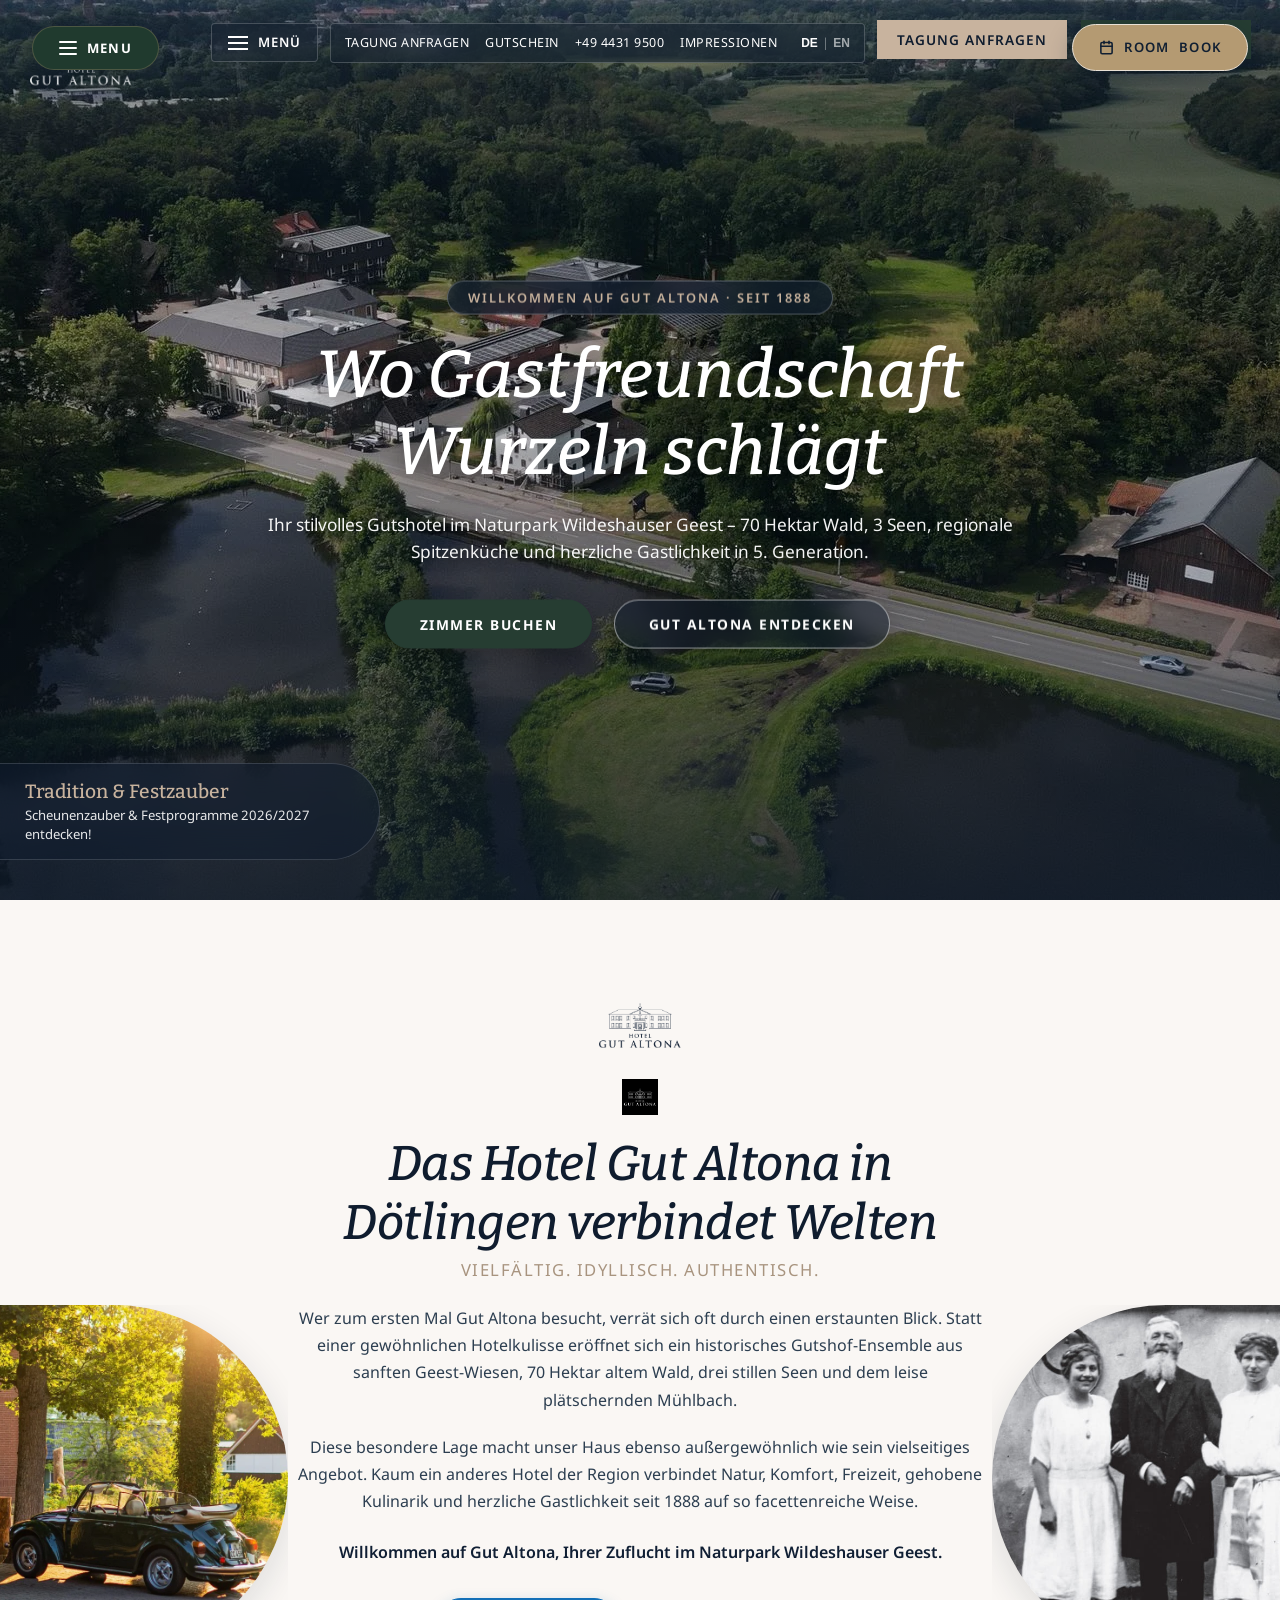
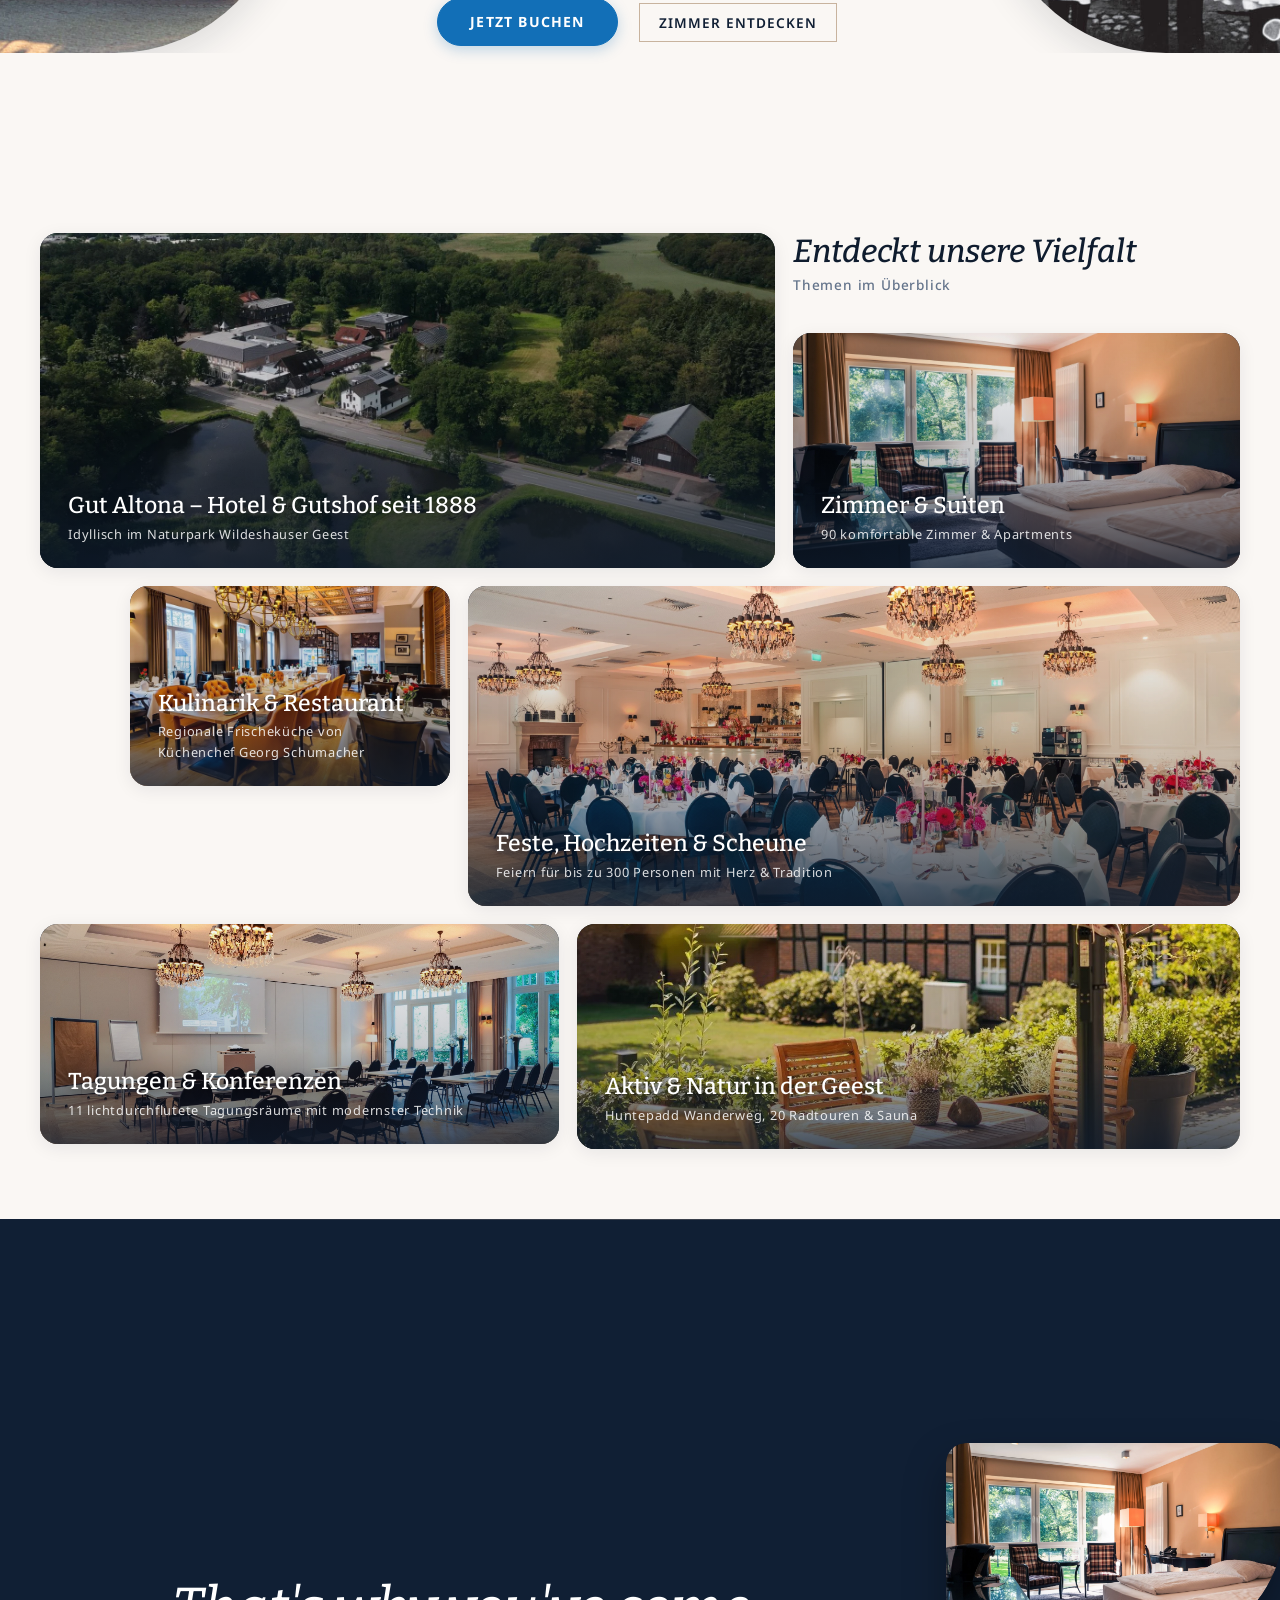
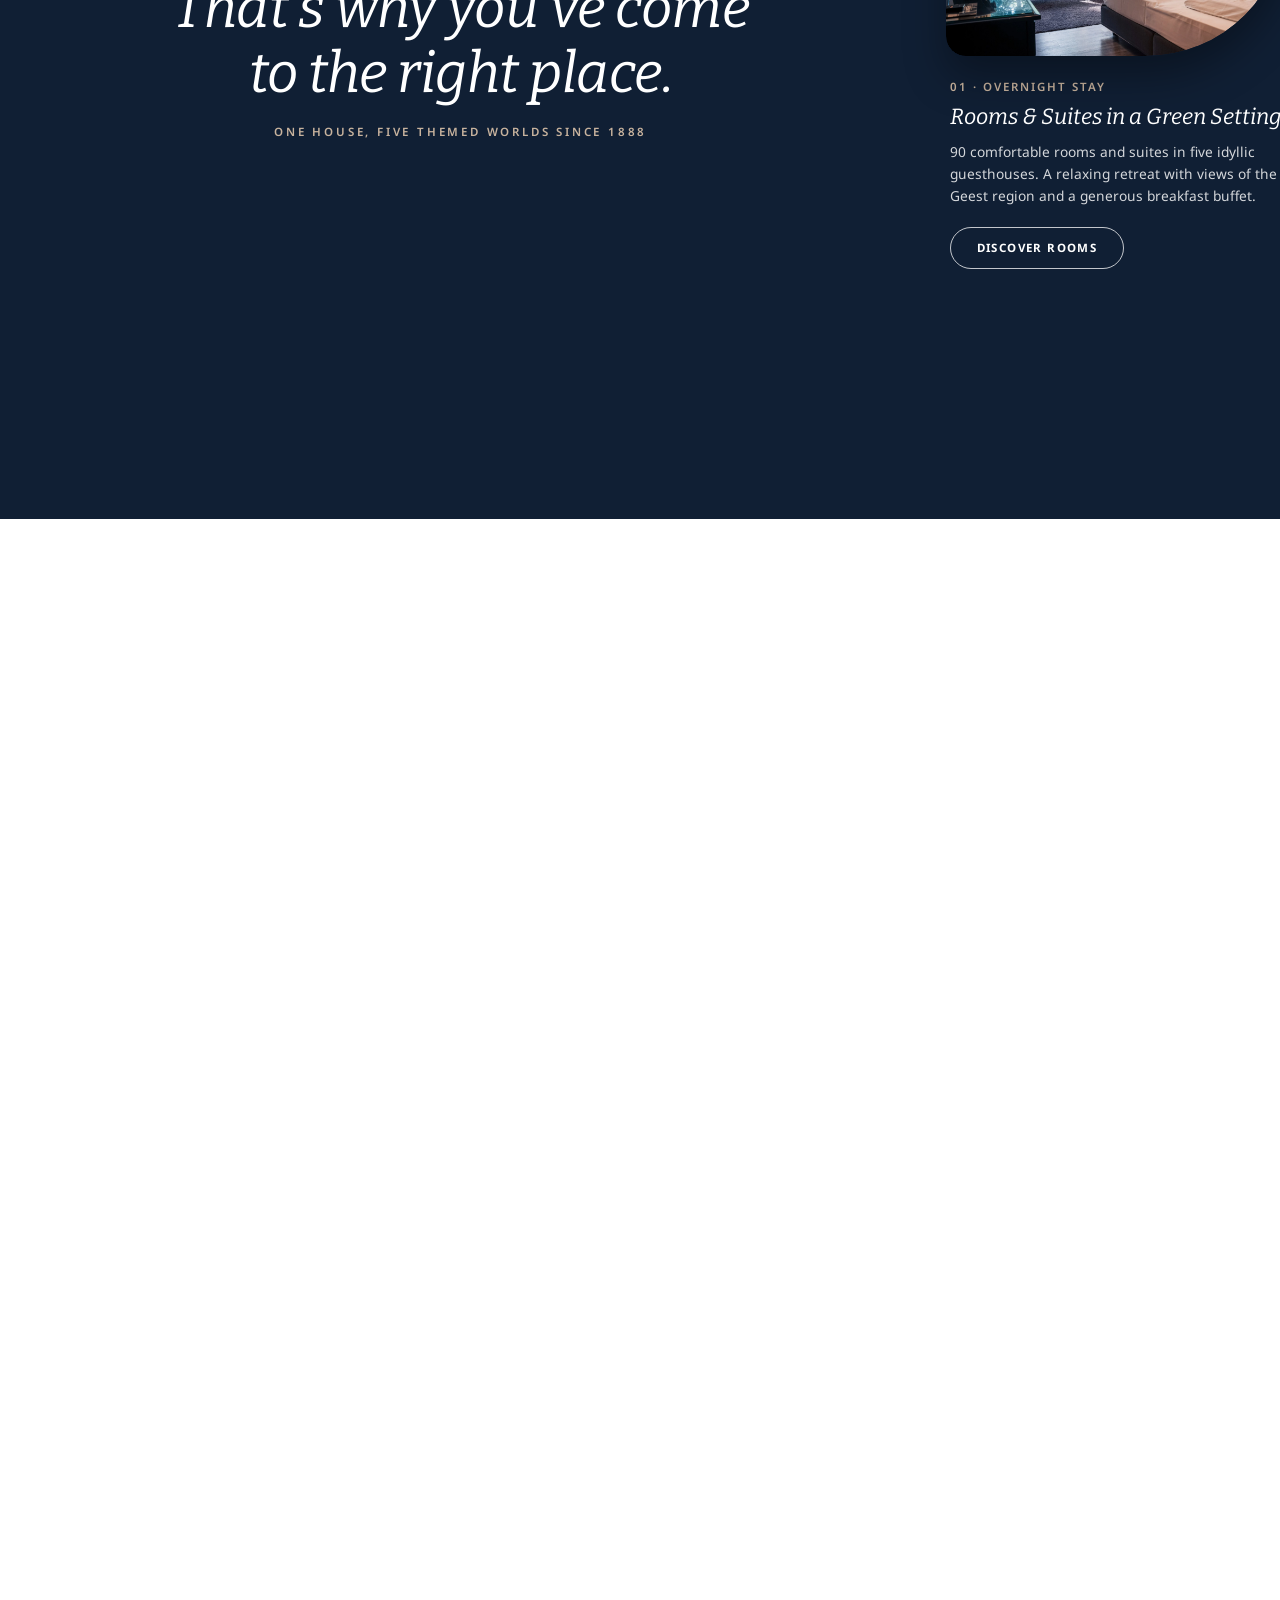
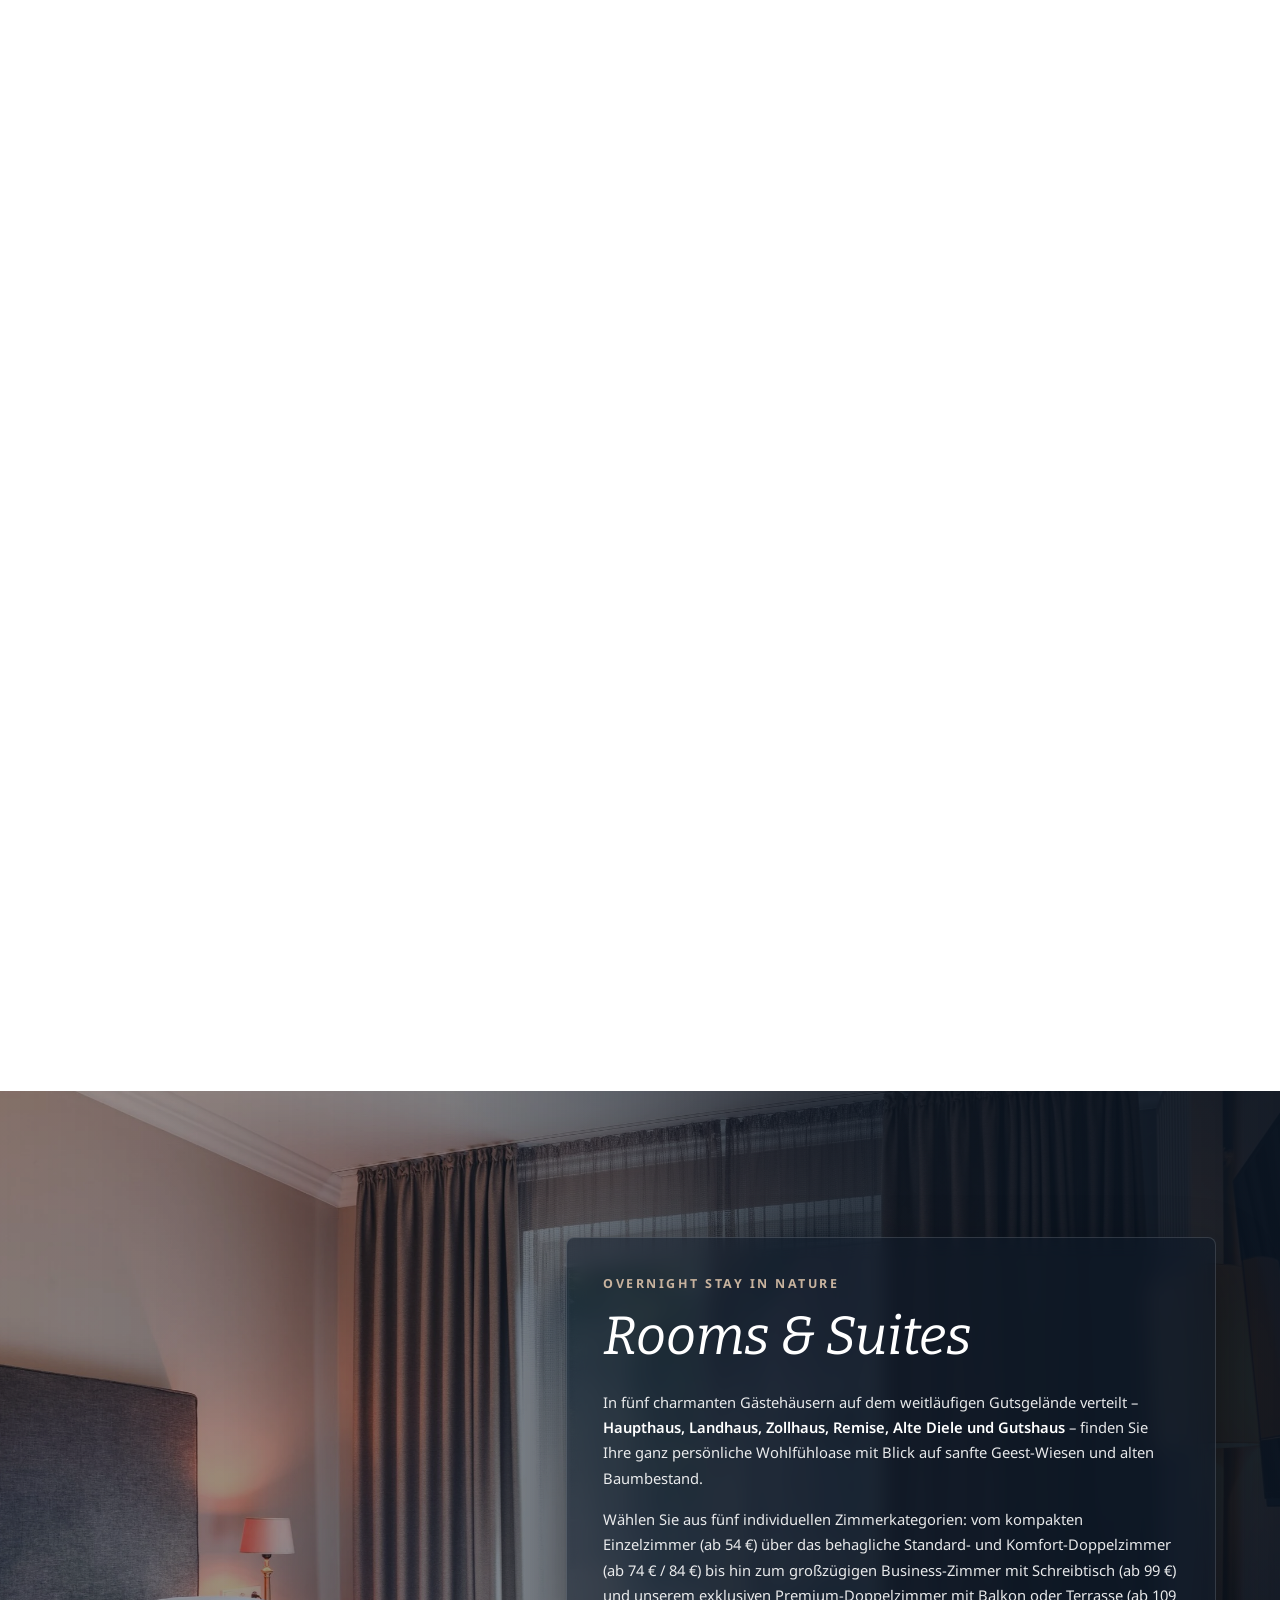
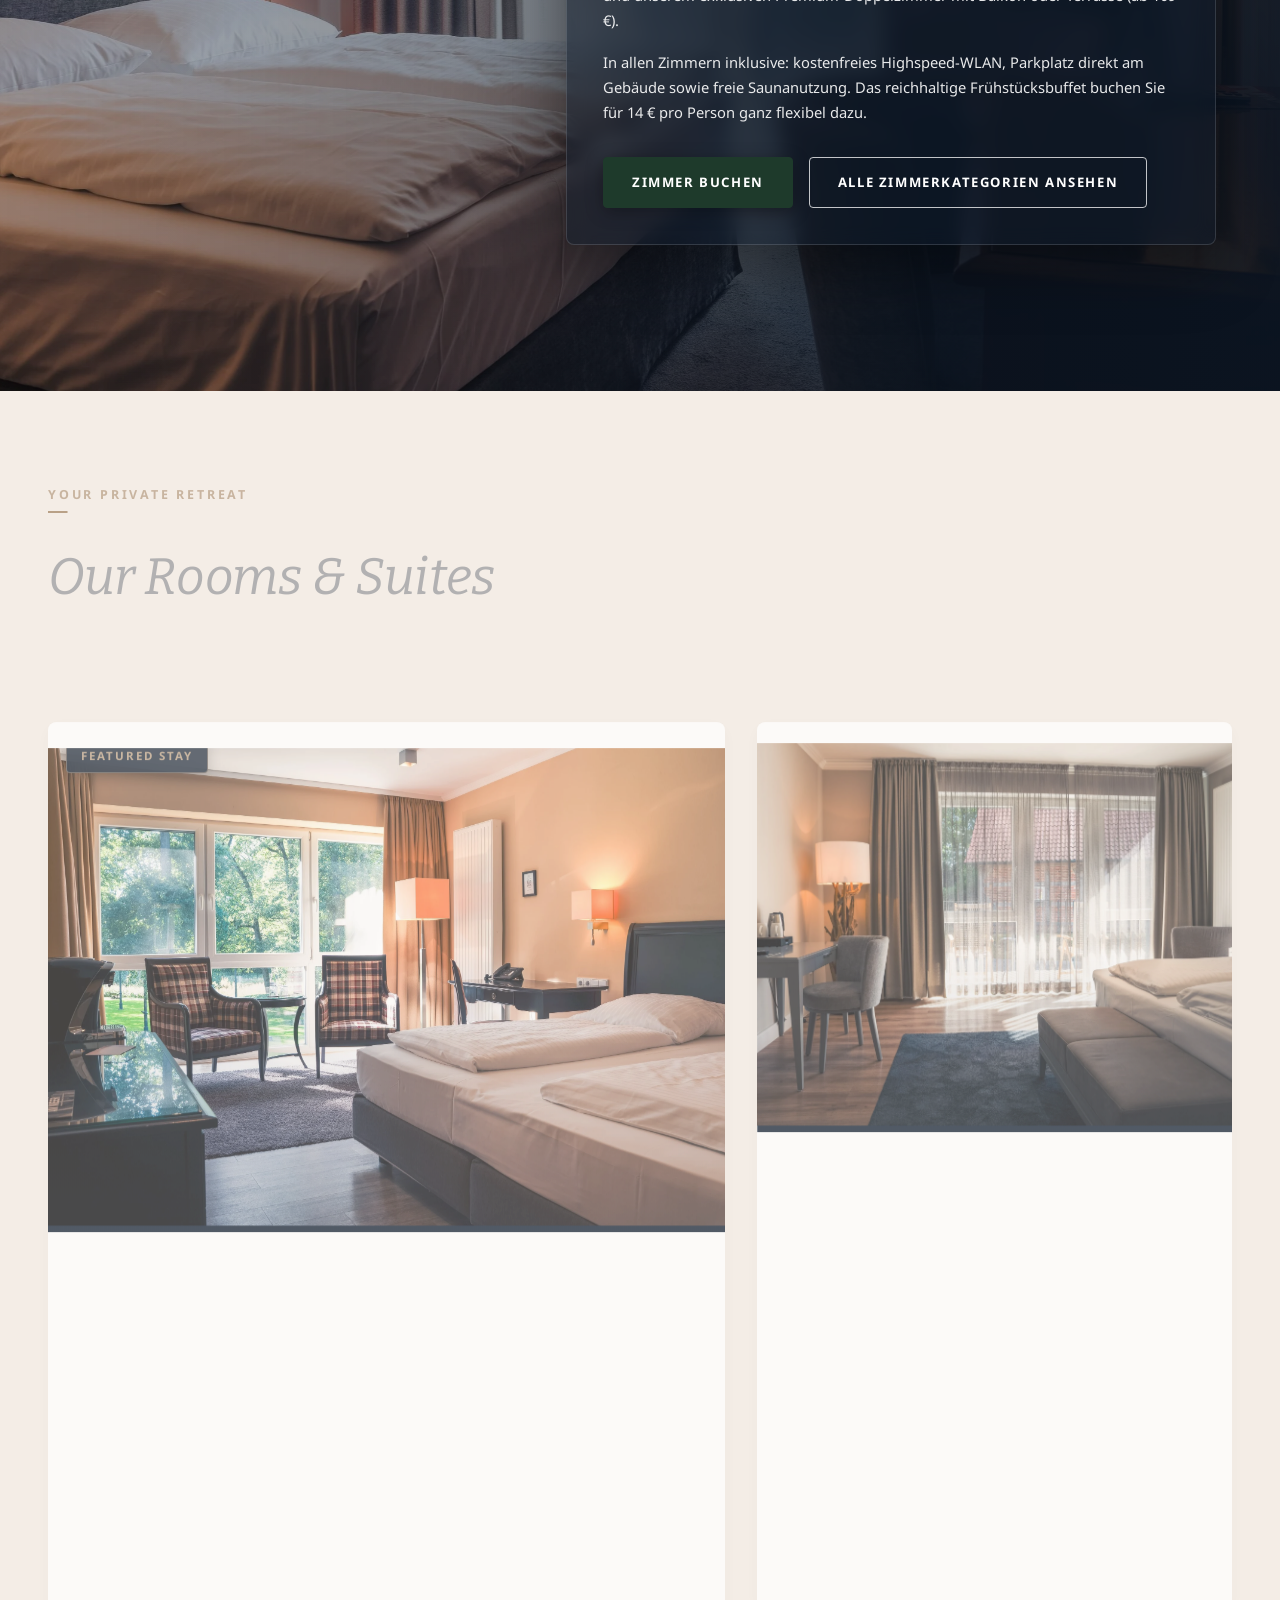
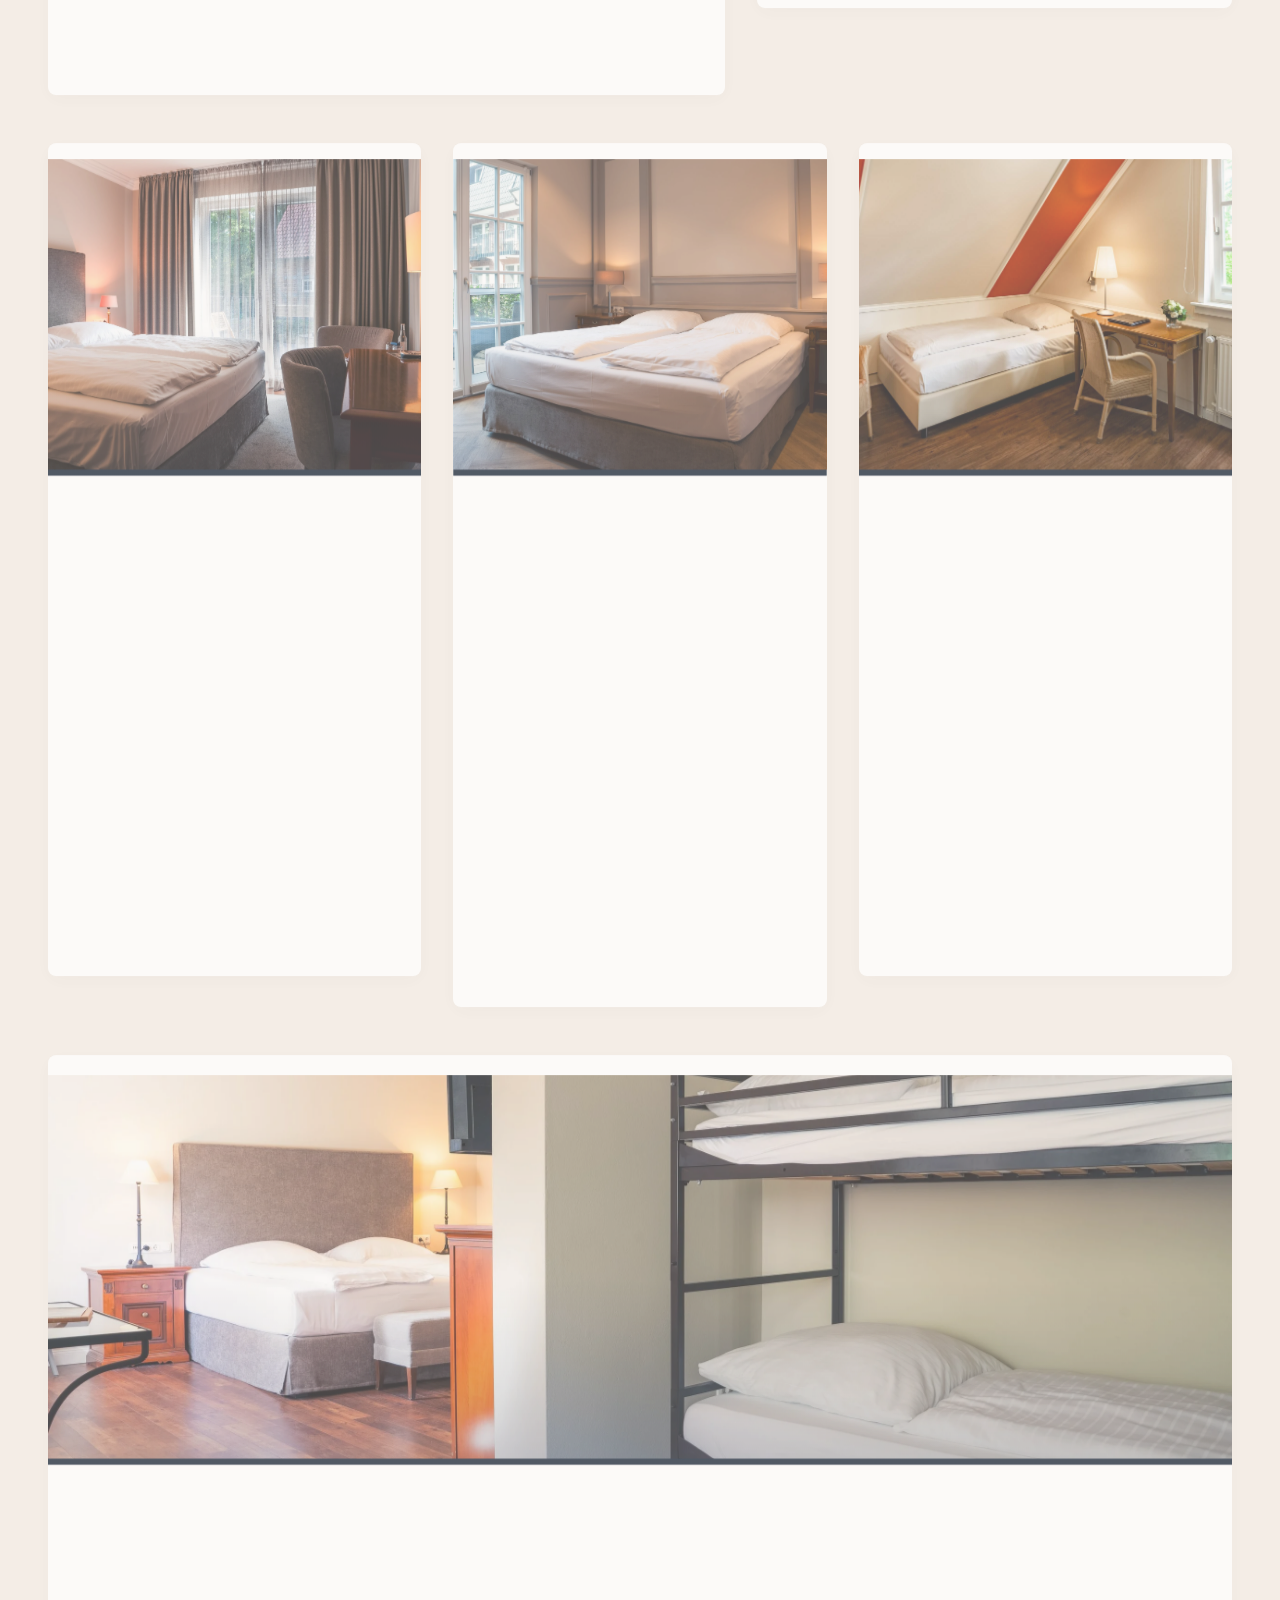
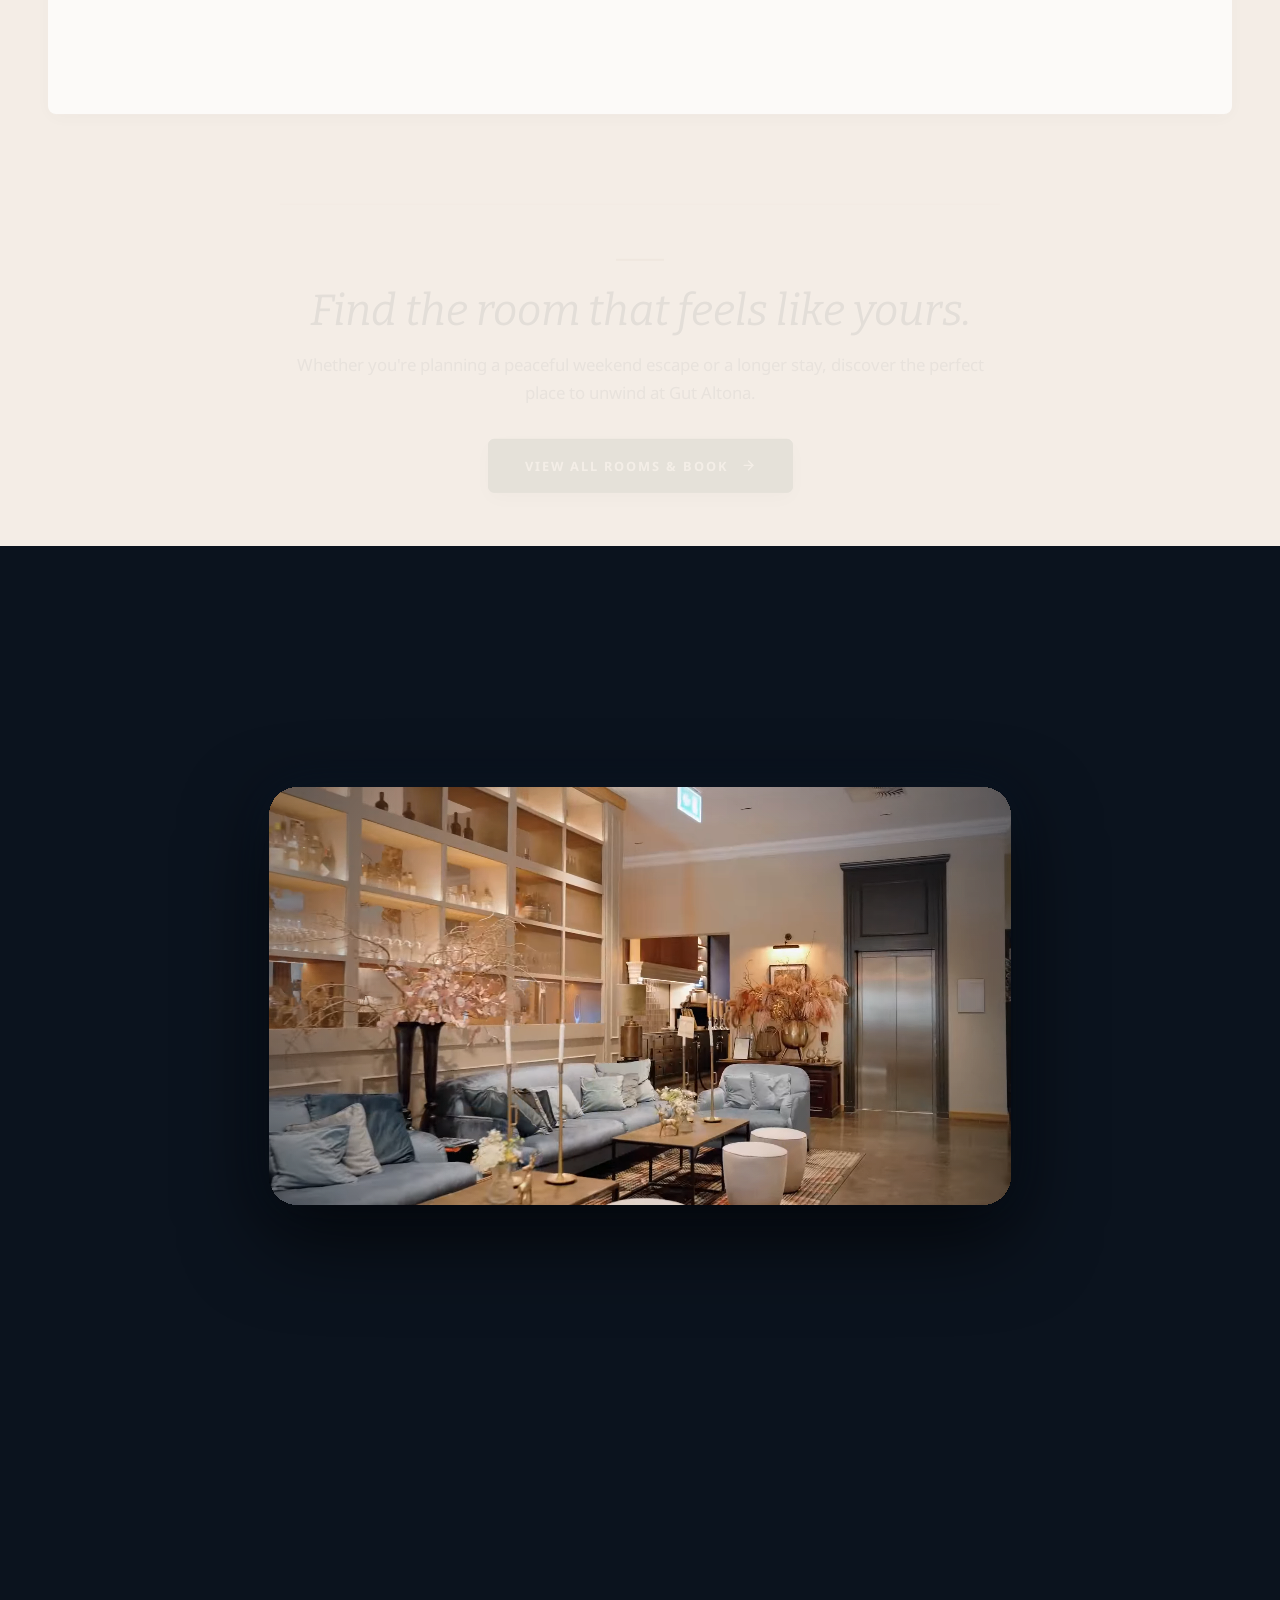
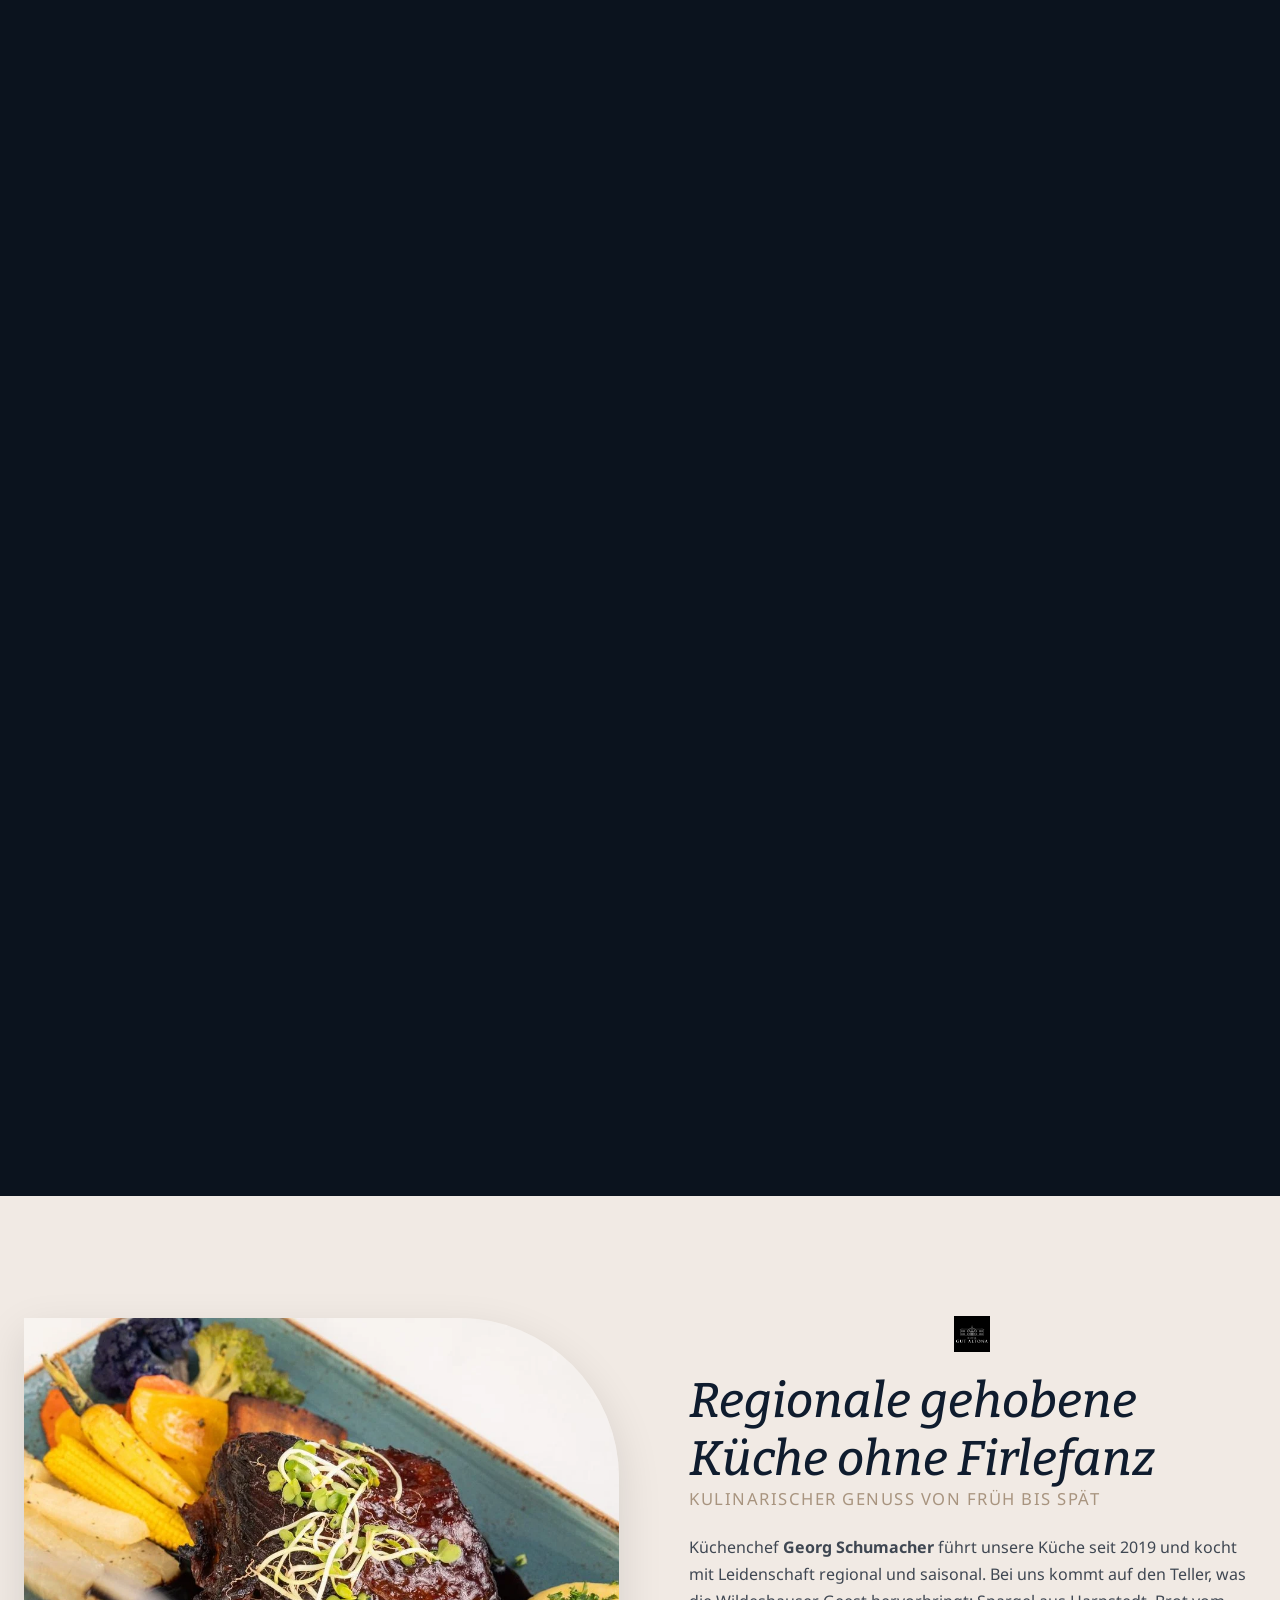
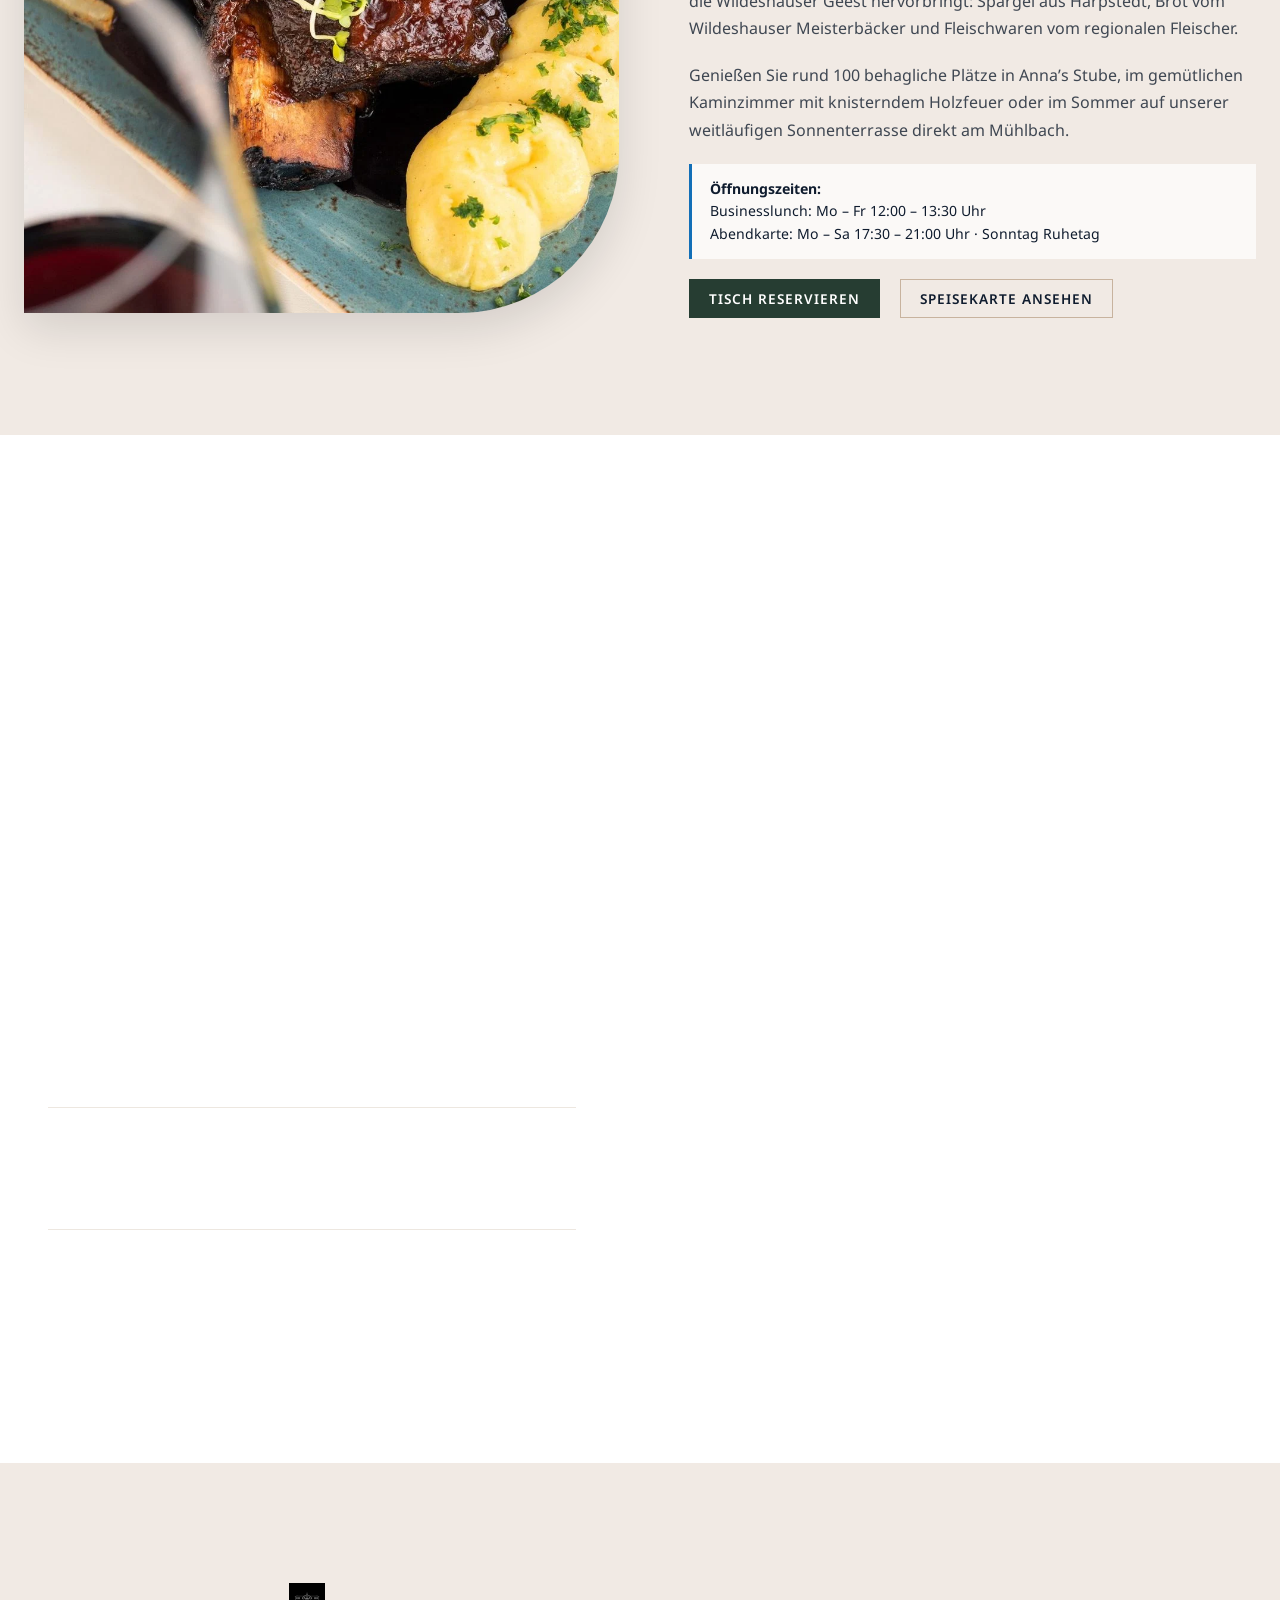
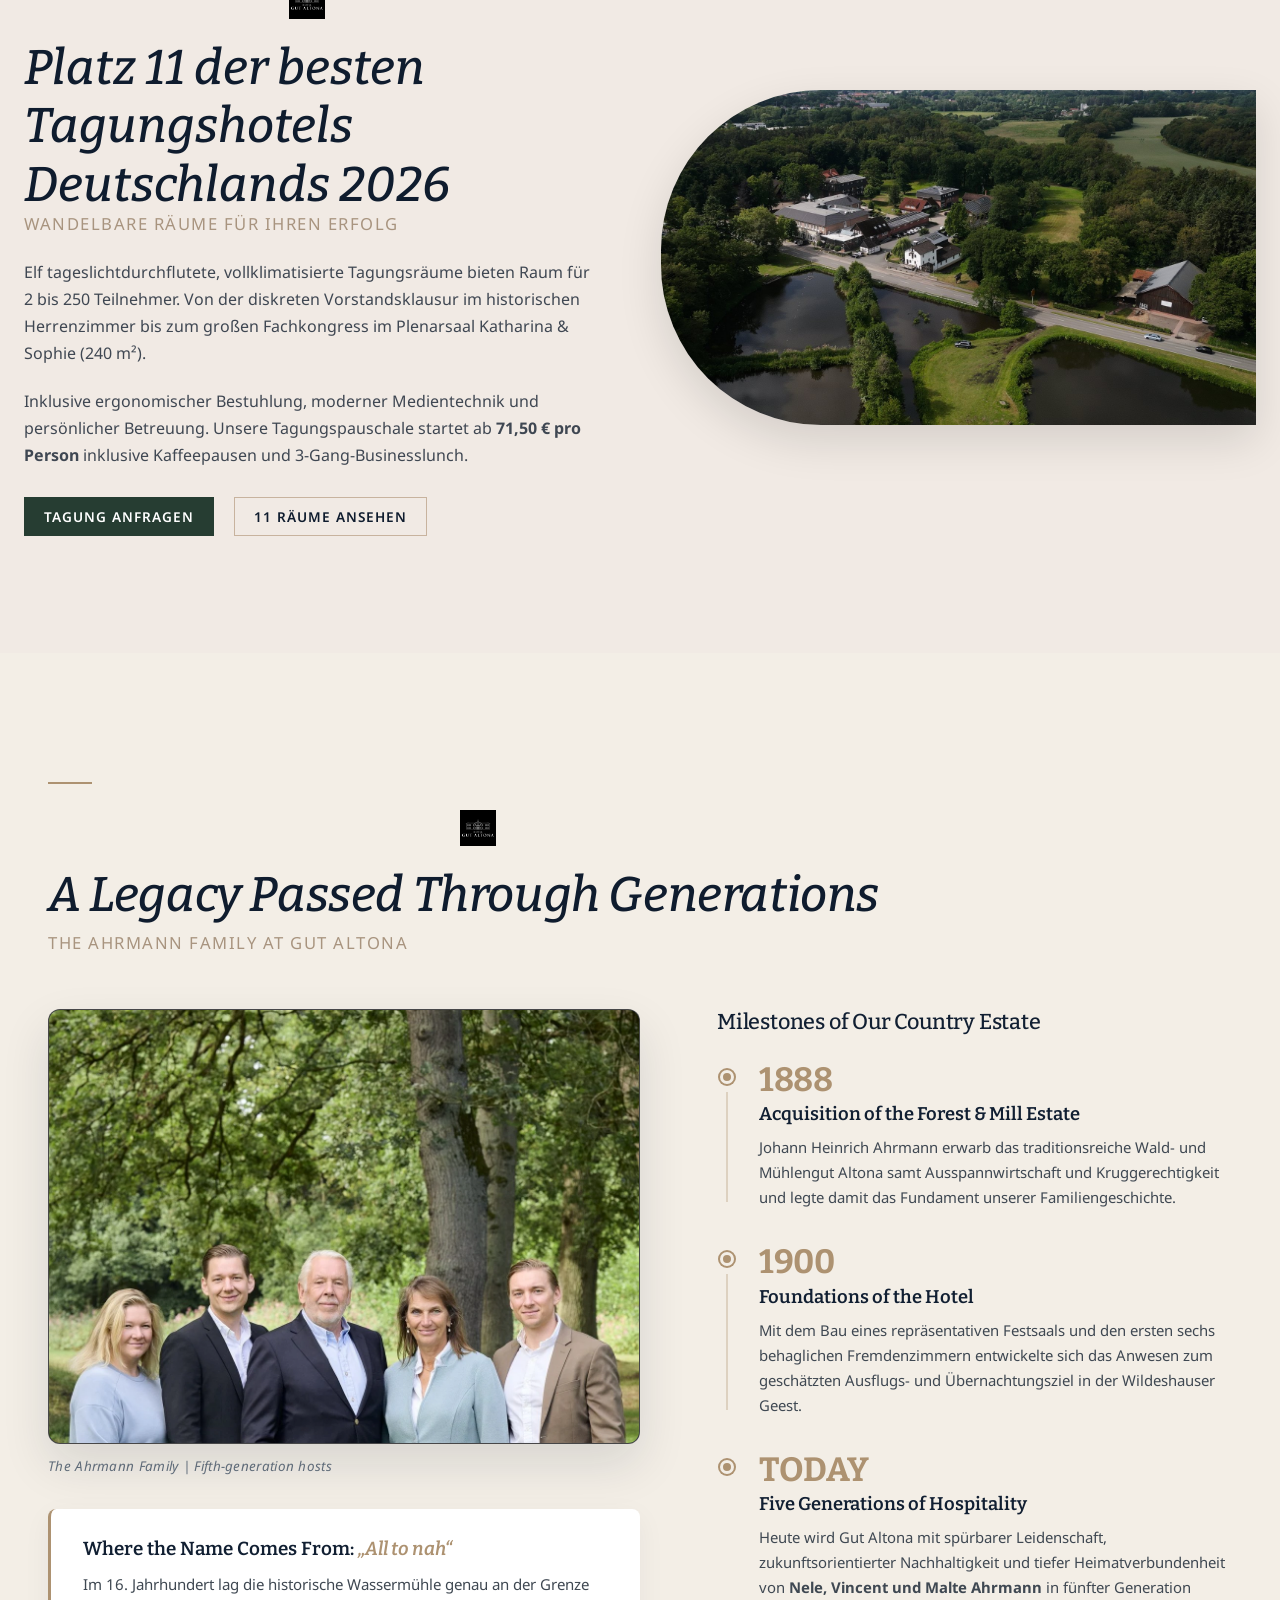
<file: index.html>
<!DOCTYPE html>
<html lang="de" class="no-touchevents">
<head>
  <meta charset="UTF-8">
  <meta name="viewport" content="width=device-width, initial-scale=1, viewport-fit=cover">
  <title>Hotel &amp; Restaurant Gut Altona | Ihr Gutshotel in Dötlingen bei Wildeshausen</title>
  <meta name="description" content="Gut Altona ist Ihr Urlaubsparadies & Businesshotel in der Wildeshauser Geest: ✔ Ruhige Zimmer im Grünen ✔ Platz 11 Tagungshotel Deutschlands ✔ Regionale Kulinarik ✔ Sauna ✔ Festscheune & Hochzeiten. ➜ Jetzt entdecken!">
  <link rel="canonical" href="https://gut-altona.de/">

  <!-- Preload Critical Hero Image for Instant LCP Rendering -->
  <link rel="preload" as="image" href="assets/images/gut-altona-luftbild-gutsanlage.webp">

  <!-- Stylesheets -->
  <link rel="stylesheet" href="css/style.css">
  <link rel="icon" type="image/png" href="assets/images/ga-symbol-512.png">
  <!-- Centralized Preview Mode Controller -->
  <script src="js/preview-mode.js"></script>
</head>
<body class="site browser- browser--">

  <!-- Floating Navigation Pills (Sauerland Stern Hallmark) -->
  <aside class="floating-nav" aria-label="Schnellnavigation">
    <button id="floatingMenuBtn" class="floating-nav__pill floating-nav__pill--menu" aria-label="Menü öffnen" aria-expanded="false" aria-controls="nav_0">
      <span class="floating-nav__hamburger" aria-hidden="true">
        <span></span><span></span><span></span>
      </span>
      <span class="pill-text">MENU</span>
    </button>
    <a href="https://onepagebooking.com/gut-altona" target="_blank" rel="noopener noreferrer" class="floating-nav__pill floating-nav__pill--book" aria-label="Zimmer buchen">
      <svg width="15" height="15" viewBox="0 0 24 24" fill="none" stroke="currentColor" stroke-width="2.5" stroke-linecap="round" stroke-linejoin="round" aria-hidden="true"><rect x="3" y="4" width="18" height="18" rx="2" ry="2"></rect><line x1="16" y1="2" x2="16" y2="6"></line><line x1="8" y1="2" x2="8" y2="6"></line><line x1="3" y1="10" x2="21" y2="10"></line></svg>
      <span class="pill-text-long">ROOM </span><span>BOOK</span>
    </a>
  </aside>

  <!-- Skip link for accessibility -->
  <a id="skip-link" href="#main" class="visuallyhidden">Zum Inhalt springen</a>

  <!-- Global menu toggle checkbox (Sauerland Stern architecture) -->
  <input type="checkbox" id="global-toggle-menu" class="visuallyhidden" aria-hidden="true" tabindex="-1">

  <!-- ==========================================================================
       HEADER & NAVIGATION (SAUERLAND STERN ARCHITECTURE)
       ========================================================================== -->
  <header id="header" class="header" data-header="true" data-detail="false">
    
    <!-- Floating Logo -->
    <div class="logo logo-svg">
      <a href="index.html" title="Zurück zur Startseite">
        <img src="assets/images/ga-logo-weiss-transparent.png" alt="Hotel &amp; Restaurant Gut Altona" width="120" height="75" class="logo__file" loading="eager" decoding="async">
      </a>
    </div>

    <!-- Top Action Banner -->
    <div class="banner">
      <!-- Menu Button -->
      <label id="navButtonMenu" class="menu-button" for="global-toggle-menu" role="button" tabindex="0" aria-haspopup="true" aria-expanded="false" aria-controls="nav_0" aria-label="Menü öffnen">
        <div class="menu-button__button">
          <div class="menu-button__line top"></div>
          <div class="menu-button__line center"></div>
          <div class="menu-button__line bottom"></div>
        </div>
        <div class="menu-button__text">
          <span class="menu-button__text--open">Menü</span>
          <span class="menu-button__text--close">Schließen</span>
        </div>
      </label>

      <!-- Tools Menu -->
      <div class="tools">
        <ul>
          <li><a href="tagungen.html">Tagung anfragen</a></li>
          <li class="header-voucher"><a href="https://gut-altona.expressgutscheine.net/index.php?product=34" target="_blank" rel="noopener noreferrer"><span>Gutschein</span></a></li>
          <li class="header-tel"><a href="tel:+4944319500"><span>+49 4431 9500</span></a></li>
          <li class="header-gallery"><a href="ueber-uns.html"><span>Impressionen</span></a></li>
          <li style="display:flex;gap:4px;margin-left:8px;">
            <button class="lang-btn active" data-lang="de" style="background:none;border:none;color:#fff;font-size:0.75rem;cursor:pointer;font-weight:bold;">DE</button>
            <span style="color:rgba(255,255,255,0.4);">|</span>
            <button class="lang-btn" data-lang="en" style="background:none;border:none;color:rgba(255,255,255,0.6);font-size:0.75rem;cursor:pointer;font-weight:bold;">EN</button>
          </li>
        </ul>
      </div>

      <!-- Prominent Booking & Request Action Buttons -->
      <div class="nst21-widget article">
        <button class="cta cta--request" data-modal-open="meeting">Tagung anfragen</button>
        <a class="cta cta--book" href="https://onepagebooking.com/gut-altona" target="_blank" rel="noopener noreferrer">Zimmer buchen</a>
      </div>
    </div>

    <!-- Dropdown Mega Navigation Overlay -->
    <nav id="nav_0" class="nav-level-0" aria-label="Hauptmenü">
      <div class="menu-wrapper">
        <div class="menu-items" id="nav_menu">
          <!-- Left Column -->
          <ul class="main-menu main-menu--left">
            <li class="main-menu-item">
              <div class="main-menu-item-name"><a href="zimmer.html">Hotel &amp; Zimmer</a></div>
              <ul class="sub-menu">
                <li class="sub-menu-overview"><a href="zimmer.html" class="sub-menu-link">Zimmer Übersicht</a></li>
                <li><a href="zimmer.html#all-rooms" class="sub-menu-link">Premium Doppelzimmer (ab 109€)</a></li>
                <li><a href="zimmer.html#all-rooms" class="sub-menu-link">Business Doppelzimmer (ab 99€)</a></li>
                <li><a href="zimmer.html#all-rooms" class="sub-menu-link">Komfort Doppelzimmer (ab 84€)</a></li>
                <li><a href="zimmer.html#all-rooms" class="sub-menu-link">Standard Doppelzimmer (ab 74€)</a></li>
                <li><a href="zimmer.html#all-rooms" class="sub-menu-link">Einzelzimmer (ab 54€)</a></li>
                <li><a href="zimmer.html#all-rooms" class="sub-menu-link">Familienzimmer (ab 139€)</a></li>
                <li><a href="https://onepagebooking.com/gut-altona" target="_blank" class="sub-menu-link">Online Buchen</a></li>
              </ul>
            </li>

            <li class="main-menu-item">
              <div class="main-menu-item-name"><a href="tagungen.html">Tagungen &amp; Konferenzen</a></div>
              <ul class="sub-menu">
                <li class="sub-menu-overview"><a href="tagungen.html" class="sub-menu-link">Tagungen Übersicht</a></li>
                <li><a href="tagungen.html#raeume" class="sub-menu-link">11 Tagungsräume im Überblick</a></li>
                <li><a href="tagungen.html#raeume" class="sub-menu-link">Katharina &amp; Sophie (bis 250 Pax)</a></li>
                <li><a href="tagungen.html#pauschalen" class="sub-menu-link">Tagungspauschalen ab 71,50 €</a></li>
                <li><a href="tagungen.html" data-modal-open="meeting" class="sub-menu-link">Veranstaltung anfragen</a></li>
              </ul>
            </li>

            <li class="main-menu-item">
              <div class="main-menu-item-name"><a href="feiern-hochzeiten.html">Feste &amp; Hochzeiten</a></div>
              <ul class="sub-menu">
                <li class="sub-menu-overview"><a href="feiern-hochzeiten.html" class="sub-menu-link">Feste &amp; Events Übersicht</a></li>
                <li><a href="feiern-hochzeiten.html" class="sub-menu-link">Freie Trauung im Gutsgarten</a></li>
                <li><a href="feiern-hochzeiten.html#festraeume" class="sub-menu-link">Historische Festscheune (bis 180 Pax)</a></li>
                <li><a href="feiern-hochzeiten.html#festraeume" class="sub-menu-link">Festsaal mit Kronleuchtern (bis 250 Pax)</a></li>
                <li><a href="feiern-hochzeiten.html" class="sub-menu-link">Kohlfahrt-Partys &amp; Scheunenzauber</a></li>
              </ul>
            </li>
          </ul>

          <!-- Right Column -->
          <ul class="main-menu main-menu--right">
            <li class="main-menu-item">
              <div class="main-menu-item-name"><a href="restaurant.html">Kulinarik &amp; Restaurant</a></div>
              <ul class="sub-menu">
                <li class="sub-menu-overview"><a href="restaurant.html" class="sub-menu-link">Kulinarik Übersicht</a></li>
                <li><a href="restaurant.html#bereiche" class="sub-menu-link">Anna’s Stube &amp; Kaminzimmer</a></li>
                <li><a href="restaurant.html#bereiche" class="sub-menu-link">Bar 1888 &amp; Sonnenterrasse</a></li>
                <li><a href="restaurant.html#speisekarte" class="sub-menu-link">Speisekarte &amp; Businesslunch</a></li>
                <li><a href="restaurant.html" data-modal-open="table" class="sub-menu-link">Tisch online reservieren</a></li>
              </ul>
            </li>

            <li class="main-menu-item">
              <div class="main-menu-item-name"><a href="ueber-uns.html">Über uns &amp; Historie</a></div>
              <ul class="sub-menu">
                <li class="sub-menu-overview"><a href="ueber-uns.html" class="sub-menu-link">Geschichte Übersicht</a></li>
                <li><a href="ueber-uns.html" class="sub-menu-link">1888: Johann Heinrich Ahrmann</a></li>
                <li><a href="ueber-uns.html" class="sub-menu-link">„All to nah“: Woher der Name kommt</a></li>
                <li><a href="ueber-uns.html" class="sub-menu-link">Familie Ahrmann in 5. Generation</a></li>
                <li><a href="karriere.html" class="sub-menu-link">Karriere &amp; Top-Ausbildung</a></li>
                <li><a href="kontakt.html" class="sub-menu-link">Kontakt &amp; Anreise</a></li>
              </ul>
            </li>

            <li class="main-menu-item">
              <div class="main-menu-item-name"><a href="kontakt.html">Natur &amp; Erholung</a></div>
              <ul class="sub-menu">
                <li><a href="#wellness" class="sub-menu-link">Finnische Sauna &amp; Ruheraum</a></li>
                <li><a href="kontakt.html" class="sub-menu-link">Wanderweg „Huntepadd“ vor der Tür</a></li>
                <li><a href="kontakt.html" class="sub-menu-link">20 Radtouren in der Geest</a></li>
                <li><a href="kontakt.html" class="sub-menu-link">Künstlerdorf Dötlingen</a></li>
              </ul>
            </li>
          </ul>
        </div>
      </div>
    </nav>

    <!-- SECTION 01: HERO GALLERY -->
    <div class="gallery">
      <div id="gid1" class="gal">
        <ul class="slides">
          <li class="slide slide-1 on" style="background-image: url('assets/images/gut-altona-luftbild-gutsanlage.webp');">
            <div class="slide-content"></div>
          </li>
          <li class="slide slide-2" style="background-image: url('assets/images/hotelfront-1280.jpg');">
            <div class="slide-content"></div>
          </li>
          <li class="slide slide-3" style="background-image: url('assets/images/gut-altona-einfahrt-abendsonne.webp');">
            <div class="slide-content"></div>
          </li>
        </ul>
      </div>
    </div>

    <!-- Hero Content Overlay (Sauerland Stern Hallmark) -->
    <div class="hero-caption">
      <span class="hero-caption__badge">Willkommen auf Gut Altona · Seit 1888</span>
      <h1>Wo Gastfreundschaft Wurzeln schlägt</h1>
      <p>Ihr stilvolles Gutshotel im Naturpark Wildeshauser Geest – 70 Hektar Wald, 3 Seen, regionale Spitzenküche und herzliche Gastlichkeit in 5. Generation.</p>
      <div class="hero-caption__actions">
        <a href="https://onepagebooking.com/gut-altona" target="_blank" rel="noopener noreferrer" class="cta cta--book">Zimmer buchen</a>
        <a href="#intro" class="cta-secondary">Gut Altona entdecken</a>
      </div>
    </div>

    <!-- POI Slider (Bottom Left Floating Box matching Sauerland Stern) -->
    <aside class="poi-slider" aria-label="Highlights auf Gut Altona">
      <div class="poi-slider__slides">
        <article class="poi-slider__item">
          <a href="feiern-hochzeiten.html" class="poi-slider__link">
            <h3>Tradition &amp; Festzauber</h3>
            <p><span class="no-link"><span>Scheunenzauber &amp; Festprogramme 2026/2027 entdecken!</span></span></p>
          </a>
        </article>
      </div>
    </aside>

  </header>

  <!-- ==========================================================================
       MAIN CONTENT CONTAINER
       ========================================================================== -->
  <main id="main">

    <!-- ==========================================================================
         SECTION 02: INTRODUCTION (SAUERLAND STERN ARCHITECTURE)
         ========================================================================== -->
    <section class="grp grp-single grp-layout-box-double intro-section" id="intro" data-attr-layout="box-double">
      <div class="intro-container">
        <!-- Centered Brand Crest Logo -->
        <div class="intro-logo">
          <img src="assets/images/ga-logo-dark-transparent.png" alt="Hotel &amp; Restaurant Gut Altona Wappen" width="85" height="53">
        </div>

        <!-- Oversized Centred Heading -->
        <h1 class="intro-title">Das Hotel Gut Altona in Dötlingen verbindet Welten</h1>

        <!-- Subtitle -->
        <h2 class="intro-subtitle">Vielfältig. Idyllisch. Authentisch.</h2>

        <!-- Centred Description -->
        <div class="intro-description">
          <p>
            Wer zum ersten Mal Gut Altona besucht, verrät sich oft durch einen erstaunten Blick. Statt einer gewöhnlichen Hotelkulisse eröffnet sich ein historisches Gutshof-Ensemble aus sanften Geest-Wiesen, 70 Hektar altem Wald, drei stillen Seen und dem leise plätschernden Mühlbach.
          </p>
          <p>
            Diese besondere Lage macht unser Haus ebenso außergewöhnlich wie sein vielseitiges Angebot. Kaum ein anderes Hotel der Region verbindet Natur, Komfort, Freizeit, gehobene Kulinarik und herzliche Gastlichkeit seit 1888 auf so facettenreiche Weise.
          </p>
          <p class="intro-welcome">
            Willkommen auf Gut Altona, Ihrer Zuflucht im Naturpark Wildeshauser Geest.
          </p>

          <!-- Centred CTA Buttons -->
          <div class="intro-actions">
            <a class="cta cta--royal" href="https://onepagebooking.com/gut-altona" target="_blank" rel="noopener noreferrer">Jetzt buchen</a>
            <a class="cta-secondary intro-cta-secondary" href="zimmer.html">Zimmer entdecken</a>
          </div>
        </div>

        <!-- Left Side Emerging Photograph -->
        <div class="intro-side-img intro-side-img--left">
          <img src="assets/images/gut-altona-einfahrt-abendsonne.webp" alt="Einfahrt Gut Altona in der Abendsonne" loading="lazy">
        </div>

        <!-- Right Side Emerging Photograph -->
        <div class="intro-side-img intro-side-img--right">
          <img src="assets/images/gut-altona-historie.jpg" alt="Historischer Gründer Johann Heinrich Ahrmann" loading="lazy">
        </div>
      </div>
    </section>

    <!-- ==========================================================================
         SECTION 03: VISUAL HIGHLIGHTS (SAUERLAND STERN ASYMMETRICAL MASONRY)
         ========================================================================== -->
    <section class="mosaic-section" id="mosaic-highlights" aria-label="Themen im Überblick">
      <div class="mosaic-container">
        <!-- TOP ROW: Left large landscape (~62%), Right editorial header + card (~38%) -->
        <div class="mosaic-row mosaic-row--1">
          <a href="ueber-uns.html" class="mosaic-card mosaic-card--hero">
            <div class="mosaic-card__media">
              <img src="assets/images/gut-altona-luftbild-gutsanlage.webp" alt="Gut Altona - Historischer Gutshof seit 1888" loading="eager">
            </div>
            <div class="mosaic-card__overlay"></div>
            <div class="mosaic-card__caption">
              <h3 class="mosaic-card__title">Gut Altona – Hotel &amp; Gutshof seit 1888</h3>
              <span class="mosaic-card__subtitle">Idyllisch im Naturpark Wildeshauser Geest</span>
            </div>
          </a>

          <div class="mosaic-col-right">
            <div class="mosaic-editorial-heading">
              <h2 class="mosaic-editorial-title">Entdeckt unsere Vielfalt</h2>
              <span class="mosaic-editorial-subtitle">Themen im Überblick</span>
            </div>
            <a href="zimmer.html" class="mosaic-card mosaic-card--rooms">
              <div class="mosaic-card__media">
                <img src="assets/images/premium-doppelzimmer-gut-altona-04.webp" alt="Zimmer &amp; Suiten auf Gut Altona" loading="eager">
              </div>
              <div class="mosaic-card__overlay"></div>
              <div class="mosaic-card__caption">
                <h3 class="mosaic-card__title">Zimmer &amp; Suiten</h3>
                <span class="mosaic-card__subtitle">90 komfortable Zimmer &amp; Apartments</span>
              </div>
            </a>
          </div>
        </div>

        <!-- SECOND ROW: Left smaller card (~35%), Right large card (~65%) -->
        <div class="mosaic-row mosaic-row--2">
          <a href="restaurant.html" class="mosaic-card mosaic-card--culinary">
            <div class="mosaic-card__media">
              <img src="assets/images/restaurant-annas-stube-gut-altona.webp" alt="Kulinarik &amp; Restaurant Gut Altona" loading="eager">
            </div>
            <div class="mosaic-card__overlay"></div>
            <div class="mosaic-card__caption">
              <h3 class="mosaic-card__title">Kulinarik &amp; Restaurant</h3>
              <span class="mosaic-card__subtitle">Regionale Frischeküche von Küchenchef Georg Schumacher</span>
            </div>
          </a>

          <a href="feiern-hochzeiten.html" class="mosaic-card mosaic-card--events">
            <div class="mosaic-card__media">
              <img src="assets/images/gut-altona-festsaal-runde-tafeln-kronleuchter.webp" alt="Feste &amp; Hochzeiten im Festsaal" loading="eager">
            </div>
            <div class="mosaic-card__overlay"></div>
            <div class="mosaic-card__caption">
              <h3 class="mosaic-card__title">Feste, Hochzeiten &amp; Scheune</h3>
              <span class="mosaic-card__subtitle">Feiern für bis zu 300 Personen mit Herz &amp; Tradition</span>
            </div>
          </a>
        </div>

        <!-- THIRD ROW: Left medium card (~44%), Right medium-large card (~56%) -->
        <div class="mosaic-row mosaic-row--3">
          <a href="tagungen.html" class="mosaic-card mosaic-card--meetings">
            <div class="mosaic-card__media">
              <img src="assets/images/tagungsraum-katharina-gut-altona-v2.webp" alt="Tagungen &amp; Seminare im Grünen" loading="eager">
            </div>
            <div class="mosaic-card__overlay"></div>
            <div class="mosaic-card__caption">
              <h3 class="mosaic-card__title">Tagungen &amp; Konferenzen</h3>
              <span class="mosaic-card__subtitle">11 lichtdurchflutete Tagungsräume mit modernster Technik</span>
            </div>
          </a>

          <a href="kontakt.html" class="mosaic-card mosaic-card--nature">
            <div class="mosaic-card__media">
              <img src="assets/images/gut-altona-terrasse-fachwerk.webp" alt="Aktiv &amp; Natur in der Wildeshauser Geest" loading="eager">
            </div>
            <div class="mosaic-card__overlay"></div>
            <div class="mosaic-card__caption">
              <h3 class="mosaic-card__title">Aktiv &amp; Natur in der Geest</h3>
              <span class="mosaic-card__subtitle">Huntepadd Wanderweg, 20 Radtouren &amp; Sauna</span>
            </div>
          </a>
        </div>
      </div>
    </section>

    <!-- ==========================================================================
         SECTION 04: DARK NAVY EDITORIAL FEATURE CAROUSEL (SAUERLAND STERN ARCHITECTURE)
         ========================================================================== -->
    <!-- ==========================================================================
         SECTION 04: THEMED WORLDS SCROLL-DRIVEN HORIZONTAL SECTION (SAUERLAND STERN ARCHITECTURE)
         ========================================================================== -->
    <section class="dark-carousel-section" id="scroller" aria-label="Themed Worlds at Gut Altona">
      <div class="dark-carousel-sticky-stage">
        <div class="dark-carousel-container">
          
          <!-- Mobile Header (Visible on viewport <= 768px) -->
          <div class="scroller-mobile-header" aria-hidden="true">
            <h2 class="scroller-intro-title">
              <span class="scroller-title-line">That's why you've come</span>
              <span class="scroller-title-line">to the right place.</span>
            </h2>
            <p class="scroller-intro-subtitle">ONE HOUSE, FIVE THEMED WORLDS SINCE 1888</p>
          </div>

          <!-- Carousel Track Container -->
          <div class="horizontal-scroll__track-clip" tabindex="0" role="region" aria-label="Themed Worlds Horizontal Track">
            <div class="horizontal-scroll__track">

              <!-- Intro Section / Title Slide matching Video 1 Reference -->
              <div class="scroller-intro-slide">
                <div class="scroller-intro-inner">
                  <h2 class="scroller-intro-title">
                    <span class="scroller-title-line">That's why you've come</span>
                    <span class="scroller-title-line">to the right place.</span>
                  </h2>
                  <p class="scroller-intro-subtitle">ONE HOUSE, FIVE THEMED WORLDS SINCE 1888</p>
                </div>
              </div>

              <!-- Card 01: Overnight Stay -->
              <article class="horizontal-scroll__item usb-card">
                <div class="usb-card__image usb-card__image--curve-1">
                  <img src="assets/images/premium-doppelzimmer-gut-altona-04.webp" alt="Rooms &amp; Suites at Gut Altona" loading="eager">
                </div>
                <div class="usb-card__text">
                  <span class="usb-card__category">01 · OVERNIGHT STAY</span>
                  <h3 class="usb-card__title">Rooms &amp; Suites in a Green Setting</h3>
                  <p class="usb-card__desc">90 comfortable rooms and suites in five idyllic guesthouses. A relaxing retreat with views of the Geest region and a generous breakfast buffet.</p>
                  <p class="usb-card__action">
                    <a href="zimmer.html" class="usb-card__btn">Discover Rooms</a>
                  </p>
                </div>
              </article>

              <!-- Card 02: Gastronomy -->
              <article class="horizontal-scroll__item usb-card">
                <div class="usb-card__image usb-card__image--curve-2">
                  <img src="assets/images/restaurant-annas-stube-gut-altona.webp" alt="Top Regional Cuisine at Gut Altona" loading="eager">
                </div>
                <div class="usb-card__text">
                  <span class="usb-card__category">02 · GASTRONOMY</span>
                  <h3 class="usb-card__title">Top Regional Cuisine</h3>
                  <p class="usb-card__desc">Head chef Georg Schumacher cooks seasonal specialties without any fuss in Anna's Stube, cozy fireplace rooms and the historic Bar 1888.</p>
                  <p class="usb-card__action">
                    <a href="restaurant.html" class="usb-card__btn">Discover Restaurant</a>
                  </p>
                </div>
              </article>

              <!-- Card 03: Parties & Weddings -->
              <article class="horizontal-scroll__item usb-card">
                <div class="usb-card__image usb-card__image--curve-3">
                  <img src="assets/images/gut-altona-festsaal-runde-tafeln-kronleuchter.webp" alt="Parties, Weddings &amp; Barn at Gut Altona" loading="eager">
                </div>
                <div class="usb-card__text">
                  <span class="usb-card__category">03 · PARTIES &amp; WEDDINGS</span>
                  <h3 class="usb-card__title">Parties, Weddings &amp; Barn</h3>
                  <p class="usb-card__desc">Free wedding ceremonies in the estate garden, the rustic barn for up to 180 guests and the magnificent ballroom for celebrations with up to 300 people.</p>
                  <p class="usb-card__action">
                    <a href="feiern-hochzeiten.html" class="usb-card__btn">Discover Celebrations</a>
                  </p>
                </div>
              </article>

              <!-- Card 04: Business & Seminars -->
              <article class="horizontal-scroll__item usb-card">
                <div class="usb-card__image usb-card__image--curve-4">
                  <img src="assets/images/tagungsraum-katharina-gut-altona-v2.webp" alt="Meetings &amp; Conferences at Gut Altona" loading="eager">
                </div>
                <div class="usb-card__text">
                  <span class="usb-card__category">04 · BUSINESS &amp; SEMINARS</span>
                  <h3 class="usb-card__title">Meetings &amp; Conferences</h3>
                  <p class="usb-card__desc">Ranked 11th among Germany's best conference hotels. 11 light-filled conference rooms with modern conference technology for up to 250 participants.</p>
                  <p class="usb-card__action">
                    <a href="tagungen.html" class="usb-card__btn">Discover Conferences</a>
                  </p>
                </div>
              </article>

              <!-- Card 05: Wellness & Activity -->
              <article class="horizontal-scroll__item usb-card">
                <div class="usb-card__image usb-card__image--curve-5">
                  <img src="assets/images/sauna-gut-altona-1.jpg" alt="Nature &amp; Recreation Finnish Sauna at Gut Altona" loading="eager">
                </div>
                <div class="usb-card__text">
                  <span class="usb-card__category">05 · WELLNESS &amp; ACTIVITY</span>
                  <h3 class="usb-card__title">Nature &amp; Recreation</h3>
                  <p class="usb-card__desc">Private Finnish sauna, 70 hectares of estate forest with three lakes, the hiking trail “Huntepadd” and 20 cycling tours through the Wildeshauser Geest.</p>
                  <p class="usb-card__action">
                    <a href="#wellness" class="usb-card__btn">Discover Relaxation</a>
                  </p>
                </div>
              </article>

              <!-- End Spacer for smooth unpin and breathing room -->
              <div class="scroller-end-spacer" aria-hidden="true"></div>

            </div>
          </div>

        </div>
      </div>
    </section>

    <!-- ==========================================================================
         SECTION 05: ROOMS & SUITES (IMMERSIVE FULL-BLEED PHOTOGRAPHIC EXPERIENCE)
         ========================================================================== -->
    <section class="rooms-hero-section is-active" id="zimmer-editorial" aria-label="Zimmer &amp; Suiten auf Gut Altona">
      <!-- Full-bleed Background Photograph Layer -->
      <div class="rooms-hero-bg" aria-hidden="true"></div>

      <!-- Sophisticated Multi-Stage Dark Overlay & Gradient -->
      <div class="rooms-hero-overlay" aria-hidden="true"></div>

      <!-- Content Container Positioned on the Right Portion -->
      <div class="rooms-hero-container">
        <div class="rooms-hero-card">
          <span class="rooms-hero-eyebrow">OVERNIGHT STAY IN NATURE</span>
          <h2 class="rooms-hero-title">Rooms &amp; Suites</h2>

          <div class="rooms-hero-desc">
            <p>
              In fünf charmanten Gästehäusern auf dem weitläufigen Gutsgelände verteilt – <strong>Haupthaus, Landhaus, Zollhaus, Remise, Alte Diele und Gutshaus</strong> – finden Sie Ihre ganz persönliche Wohlfühloase mit Blick auf sanfte Geest-Wiesen und alten Baumbestand.
            </p>
            <p>
              Wählen Sie aus fünf individuellen Zimmerkategorien: vom kompakten Einzelzimmer (ab 54 €) über das behagliche Standard- und Komfort-Doppelzimmer (ab 74 € / 84 €) bis hin zum großzügigen Business-Zimmer mit Schreibtisch (ab 99 €) und unserem exklusiven Premium-Doppelzimmer mit Balkon oder Terrasse (ab 109 €).
            </p>
            <p>
              In allen Zimmern inklusive: kostenfreies Highspeed-WLAN, Parkplatz direkt am Gebäude sowie freie Saunanutzung. Das reichhaltige Frühstücksbuffet buchen Sie für 14 € pro Person ganz flexibel dazu.
            </p>
          </div>

          <!-- Elegant Rectangular Action Buttons -->
          <div class="rooms-hero-actions">
            <a class="rooms-btn rooms-btn--primary" href="https://onepagebooking.com/gut-altona" target="_blank" rel="noopener noreferrer">Zimmer buchen</a>
            <a class="rooms-btn rooms-btn--secondary" href="#rooms-overview">Alle Zimmerkategorien ansehen</a>
          </div>
        </div>
      </div>
    </section>

    <!-- ==========================================================================
         SECTION 06: ROOMS & SUITES (COMPLETE AUTHENTIC CATEGORIES PRESENTATION)
         ========================================================================== -->
    <!-- ==========================================================================
         SECTION 06: ASYMMETRIC EDITORIAL ROOM CATEGORIES
         ========================================================================== -->
    <section class="editorial-rooms-section" id="rooms-overview" aria-label="Our Room Categories">
      <div class="editorial-rooms-container">
        
        <!-- SECTION INTRODUCTION -->
        <header class="editorial-rooms-header">
          <span class="editorial-rooms-eyebrow">YOUR PRIVATE RETREAT</span>
          <div class="editorial-rooms-rule" aria-hidden="true"></div>
          <h2 class="editorial-rooms-title">Our Rooms &amp; Suites</h2>
          <p class="editorial-rooms-desc">
            Discover thoughtfully designed spaces where comfort, tranquillity and the beauty of nature come together.
          </p>
        </header>

        <!-- ASYMMETRIC EDITORIAL GRID (12-Column Layout) -->
        <div class="editorial-rooms-grid">
          
          <!-- ROW 1 / CARD 1: Featured Room (7 Columns) -->
          <article class="editorial-room-card editorial-room-card--featured" id="cat-premium">
            <div class="editorial-room-card__media">
              <span class="editorial-room-badge">FEATURED STAY</span>
              <img src="assets/images/premium-doppelzimmer-gut-altona-04.webp" alt="Premium-Doppelzimmer Gut Altona" width="800" height="500" loading="lazy" class="editorial-room-img">
              <div class="editorial-room-overlay" aria-hidden="true"></div>
            </div>
            <div class="editorial-room-card__body">
              <div class="editorial-room-card__top">
                <span class="editorial-room-tag">Größte Kategorie</span>
                <div class="editorial-room-price">
                  <span class="editorial-room-price__from">From</span>
                  <span class="editorial-room-price__amount">€109</span>
                  <span class="editorial-room-price__unit">/ night</span>
                </div>
              </div>
              <h3 class="editorial-room-card__name">Premium-Doppelzimmer</h3>
              <p class="editorial-room-card__desc">
                Unsere größte Zimmerkategorie. Jedes Zimmer verfügt über einen eigenen Balkon oder eine Terrasse, einige Zimmer im Haupthaus über einen begehbaren französischen Balkon.
              </p>
              <ul class="editorial-room-specs">
                <li class="editorial-room-spec"><span class="editorial-room-spec__icon">📐</span> ab 30 m² Wohnfläche</li>
                <li class="editorial-room-spec"><span class="editorial-room-spec__icon">🛏</span> Doppelbett 180 × 200 cm</li>
                <li class="editorial-room-spec"><span class="editorial-room-spec__icon">🏛</span> Haupthaus, Gutshaus oder Alte Diele</li>
                <li class="editorial-room-spec"><span class="editorial-room-spec__icon">♿</span> Gutshaus barrierearm mit Aufzug</li>
              </ul>
              <div class="editorial-room-card__actions">
                <a href="zimmer.html#cat-premium" class="editorial-room-btn">
                  <span>Explore Room</span>
                  <svg width="14" height="14" viewBox="0 0 24 24" fill="none" stroke="currentColor" stroke-width="2.2" stroke-linecap="round" stroke-linejoin="round" aria-hidden="true"><path d="M5 12h14"></path><path d="m12 5 7 7-7 7"></path></svg>
                </a>
                <a href="https://onepagebooking.com/gut-altona" target="_blank" rel="noopener noreferrer" class="editorial-room-book-pill" aria-label="Book Premium-Doppelzimmer">Buchen</a>
              </div>
            </div>
          </article>

          <!-- ROW 1 / CARD 2: Secondary Room (5 Columns) -->
          <article class="editorial-room-card editorial-room-card--secondary" id="cat-business">
            <div class="editorial-room-card__media">
              <img src="assets/images/business-doppelzimmer-gut-altona-07.webp" alt="Business-Doppelzimmer Gut Altona" width="600" height="400" loading="lazy" class="editorial-room-img">
              <div class="editorial-room-overlay" aria-hidden="true"></div>
            </div>
            <div class="editorial-room-card__body">
              <div class="editorial-room-card__top">
                <span class="editorial-room-tag">Arbeiten &amp; Ausruhen</span>
                <div class="editorial-room-price">
                  <span class="editorial-room-price__from">From</span>
                  <span class="editorial-room-price__amount">€99</span>
                  <span class="editorial-room-price__unit">/ night</span>
                </div>
              </div>
              <h3 class="editorial-room-card__name">Business-Doppelzimmer</h3>
              <p class="editorial-room-card__desc">
                Geräumiges Zimmer mit großem Arbeitsplatz und schnellem WLAN. Größtenteils mit eigener Terrasse oder Balkon – ideal für mehrtägige Aufenthalte und Tagungsgäste.
              </p>
              <ul class="editorial-room-specs">
                <li class="editorial-room-spec"><span class="editorial-room-spec__icon">📐</span> ab 25 m² Wohnfläche</li>
                <li class="editorial-room-spec"><span class="editorial-room-spec__icon">🛏</span> Doppelbett 180 × 200 cm</li>
                <li class="editorial-room-spec"><span class="editorial-room-spec__icon">🏛</span> Gästehaus Zollhaus oder Remise</li>
                <li class="editorial-room-spec"><span class="editorial-room-spec__icon">☕</span> Wasserkocher mit Tee-/Kaffeezubehör</li>
              </ul>
              <div class="editorial-room-card__actions">
                <a href="zimmer.html#cat-business" class="editorial-room-btn">
                  <span>Explore Room</span>
                  <svg width="14" height="14" viewBox="0 0 24 24" fill="none" stroke="currentColor" stroke-width="2.2" stroke-linecap="round" stroke-linejoin="round" aria-hidden="true"><path d="M5 12h14"></path><path d="m12 5 7 7-7 7"></path></svg>
                </a>
                <a href="https://onepagebooking.com/gut-altona" target="_blank" rel="noopener noreferrer" class="editorial-room-book-pill" aria-label="Book Business-Doppelzimmer">Buchen</a>
              </div>
            </div>
          </article>

          <!-- ROW 2 / CARD 3: Balanced Room (4 Columns) -->
          <article class="editorial-room-card editorial-room-card--standard" id="cat-komfort">
            <div class="editorial-room-card__media">
              <img src="assets/images/komfort-doppelzimmer-gut-altona-08.webp" alt="Komfort-Doppelzimmer Gut Altona" width="460" height="340" loading="lazy" class="editorial-room-img">
              <div class="editorial-room-overlay" aria-hidden="true"></div>
            </div>
            <div class="editorial-room-card__body">
              <div class="editorial-room-card__top">
                <span class="editorial-room-tag">Etwas mehr Raum</span>
                <div class="editorial-room-price">
                  <span class="editorial-room-price__from">From</span>
                  <span class="editorial-room-price__amount">€84</span>
                  <span class="editorial-room-price__unit">/ night</span>
                </div>
              </div>
              <h3 class="editorial-room-card__name">Komfort-Doppelzimmer</h3>
              <p class="editorial-room-card__desc">
                Etwas großzügiger geschnitten als das Standardzimmer; vereinzelt haben Zimmer dieser Kategorie einen Balkon. Gelegen im charmanten Gästehaus Zollhaus über drei Etagen.
              </p>
              <ul class="editorial-room-specs">
                <li class="editorial-room-spec"><span class="editorial-room-spec__icon">📐</span> ab 21 m² Wohnfläche</li>
                <li class="editorial-room-spec"><span class="editorial-room-spec__icon">🛏</span> Doppelbett 180 × 200 cm</li>
                <li class="editorial-room-spec"><span class="editorial-room-spec__icon">🏛</span> Gästehaus Zollhaus</li>
                <li class="editorial-room-spec"><span class="editorial-room-spec__icon">🛋</span> Gemütliche Sitzecke &amp; TV</li>
              </ul>
              <div class="editorial-room-card__actions">
                <a href="zimmer.html#cat-komfort" class="editorial-room-btn">
                  <span>Explore Room</span>
                  <svg width="14" height="14" viewBox="0 0 24 24" fill="none" stroke="currentColor" stroke-width="2.2" stroke-linecap="round" stroke-linejoin="round" aria-hidden="true"><path d="M5 12h14"></path><path d="m12 5 7 7-7 7"></path></svg>
                </a>
                <a href="https://onepagebooking.com/gut-altona" target="_blank" rel="noopener noreferrer" class="editorial-room-book-pill" aria-label="Book Komfort-Doppelzimmer">Buchen</a>
              </div>
            </div>
          </article>

          <!-- ROW 2 / CARD 4: Balanced Room (4 Columns) -->
          <article class="editorial-room-card editorial-room-card--standard" id="cat-standard">
            <div class="editorial-room-card__media">
              <img src="assets/images/standard-doppelzimmer-gut-altona-05.webp" alt="Standard-Doppelzimmer Gut Altona" width="460" height="340" loading="lazy" class="editorial-room-img">
              <div class="editorial-room-overlay" aria-hidden="true"></div>
            </div>
            <div class="editorial-room-card__body">
              <div class="editorial-room-card__top">
                <span class="editorial-room-tag">Klassischer Komfort</span>
                <div class="editorial-room-price">
                  <span class="editorial-room-price__from">From</span>
                  <span class="editorial-room-price__amount">€74</span>
                  <span class="editorial-room-price__unit">/ night</span>
                </div>
              </div>
              <h3 class="editorial-room-card__name">Standard-Doppelzimmer</h3>
              <p class="editorial-room-card__desc">
                Das klassische Doppelzimmer mit allem, was man für ein paar entspannte Tage braucht – individuell eingerichtet wie jedes Zimmer im Haus. Liegt im gemütlichen Landhaus oder in der Remise.
              </p>
              <ul class="editorial-room-specs">
                <li class="editorial-room-spec"><span class="editorial-room-spec__icon">📐</span> ab 18 m² Wohnfläche</li>
                <li class="editorial-room-spec"><span class="editorial-room-spec__icon">🛏</span> Doppelbett 180 × 200 cm</li>
                <li class="editorial-room-spec"><span class="editorial-room-spec__icon">🏛</span> Landhaus oder Remise</li>
                <li class="editorial-room-spec"><span class="editorial-room-spec__icon">🚿</span> Bad mit Dusche &amp; WC</li>
              </ul>
              <div class="editorial-room-card__actions">
                <a href="zimmer.html#cat-standard" class="editorial-room-btn">
                  <span>Explore Room</span>
                  <svg width="14" height="14" viewBox="0 0 24 24" fill="none" stroke="currentColor" stroke-width="2.2" stroke-linecap="round" stroke-linejoin="round" aria-hidden="true"><path d="M5 12h14"></path><path d="m12 5 7 7-7 7"></path></svg>
                </a>
                <a href="https://onepagebooking.com/gut-altona" target="_blank" rel="noopener noreferrer" class="editorial-room-book-pill" aria-label="Book Standard-Doppelzimmer">Buchen</a>
              </div>
            </div>
          </article>

          <!-- ROW 2 / CARD 5: Balanced Room (4 Columns) -->
          <article class="editorial-room-card editorial-room-card--standard" id="cat-single">
            <div class="editorial-room-card__media">
              <img src="assets/images/einzelzimmer-gut-altona-01.jpg" alt="Einzelzimmer Gut Altona" width="460" height="340" loading="lazy" class="editorial-room-img">
              <div class="editorial-room-overlay" aria-hidden="true"></div>
            </div>
            <div class="editorial-room-card__body">
              <div class="editorial-room-card__top">
                <span class="editorial-room-tag">Kompakt &amp; Ruhig</span>
                <div class="editorial-room-price">
                  <span class="editorial-room-price__from">From</span>
                  <span class="editorial-room-price__amount">€54</span>
                  <span class="editorial-room-price__unit">/ night</span>
                </div>
              </div>
              <h3 class="editorial-room-card__name">Einzelzimmer</h3>
              <p class="editorial-room-card__desc">
                Kompakt geschnittenes Zimmer für Alleinreisende – perfekt für eine Nacht auf der Durchreise, Radwanderer auf dem Huntepadd oder den kurzen Geschäftsaufenthalt.
              </p>
              <ul class="editorial-room-specs">
                <li class="editorial-room-spec"><span class="editorial-room-spec__icon">📐</span> ab 16 m² Wohnfläche</li>
                <li class="editorial-room-spec"><span class="editorial-room-spec__icon">🛏</span> Einzelbett 100 × 200 cm</li>
                <li class="editorial-room-spec"><span class="editorial-room-spec__icon">🏛</span> Landhaus oder Remise</li>
                <li class="editorial-room-spec"><span class="editorial-room-spec__icon">🚗</span> Parkplatz kostenfrei inklusive</li>
              </ul>
              <div class="editorial-room-card__actions">
                <a href="zimmer.html#cat-single" class="editorial-room-btn">
                  <span>Explore Room</span>
                  <svg width="14" height="14" viewBox="0 0 24 24" fill="none" stroke="currentColor" stroke-width="2.2" stroke-linecap="round" stroke-linejoin="round" aria-hidden="true"><path d="M5 12h14"></path><path d="m12 5 7 7-7 7"></path></svg>
                </a>
                <a href="https://onepagebooking.com/gut-altona" target="_blank" rel="noopener noreferrer" class="editorial-room-book-pill" aria-label="Book Einzelzimmer">Buchen</a>
              </div>
            </div>
          </article>

          <!-- ROW 3 / CARD 6: Wide Suite Showcase (12 Columns) -->
          <article class="editorial-room-card editorial-room-card--wide" id="cat-family">
            <div class="editorial-room-card__media">
              <img src="assets/images/familienzimmer-gut-altona-01.webp" alt="Familien- &amp; Mehrbettzimmer Gut Altona" width="1200" height="420" loading="lazy" class="editorial-room-img">
              <div class="editorial-room-overlay" aria-hidden="true"></div>
            </div>
            <div class="editorial-room-card__body editorial-room-card__body--wide">
              <div class="editorial-room-wide-main">
                <div class="editorial-room-card__top">
                  <span class="editorial-room-tag">Für Familien &amp; Teams</span>
                  <div class="editorial-room-price">
                    <span class="editorial-room-price__from">From</span>
                    <span class="editorial-room-price__amount">€139</span>
                    <span class="editorial-room-price__unit">/ night</span>
                  </div>
                </div>
                <h3 class="editorial-room-card__name">Familien- &amp; Mehrbettzimmer</h3>
                <p class="editorial-room-card__desc">
                  Viel Platz für Eltern mit Kindern oder kleine Gruppen. Geräumige Zimmerkombinationen mit separaten Schlafbereichen oder Zustellbetten auf Anfrage.
                </p>
              </div>
              <div class="editorial-room-wide-sidebar">
                <ul class="editorial-room-specs editorial-room-specs--wide">
                  <li class="editorial-room-spec"><span class="editorial-room-spec__icon">📐</span> ab 36 m² Wohnfläche</li>
                  <li class="editorial-room-spec"><span class="editorial-room-spec__icon">🛏</span> Doppelbett + Schlafsofa / Einzelbetten</li>
                  <li class="editorial-room-spec"><span class="editorial-room-spec__icon">👨‍👩‍👧‍👦</span> Bis zu 4 Personen</li>
                  <li class="editorial-room-spec"><span class="editorial-room-spec__icon">👶</span> Babybetten kostenfrei verfügbar</li>
                </ul>
                <div class="editorial-room-card__actions">
                  <a href="zimmer.html#cat-family" class="editorial-room-btn">
                    <span>Explore Room</span>
                    <svg width="14" height="14" viewBox="0 0 24 24" fill="none" stroke="currentColor" stroke-width="2.2" stroke-linecap="round" stroke-linejoin="round" aria-hidden="true"><path d="M5 12h14"></path><path d="m12 5 7 7-7 7"></path></svg>
                  </a>
                  <a href="https://onepagebooking.com/gut-altona" target="_blank" rel="noopener noreferrer" class="editorial-room-book-pill" aria-label="Book Familienzimmer">Buchen</a>
                </div>
              </div>
            </div>
          </article>

        </div>

        <!-- SECTION ENDING (Section 9) -->
        <div class="editorial-rooms-footer">
          <div class="editorial-rooms-footer__divider" aria-hidden="true"></div>
          <h3 class="editorial-rooms-footer__headline">Find the room that feels like yours.</h3>
          <p class="editorial-rooms-footer__subline">Whether you're planning a peaceful weekend escape or a longer stay, discover the perfect place to unwind at Gut Altona.</p>
          <a href="https://onepagebooking.com/gut-altona" target="_blank" rel="noopener noreferrer" class="editorial-rooms-footer__btn" id="viewAllRoomsBookBtn" aria-label="View all rooms and book on official booking platform">
            <span>View All Rooms &amp; Book</span>
            <svg width="15" height="15" viewBox="0 0 24 24" fill="none" stroke="currentColor" stroke-width="2.2" stroke-linecap="round" stroke-linejoin="round" aria-hidden="true"><path d="M5 12h14"></path><path d="m12 5 7 7-7 7"></path></svg>
          </a>
        </div>

      </div>
    </section>

    <!-- ==========================================================================
         SECTION 07: CINEMATIC SCROLL-ZOOM VIDEO (IMMERSIVE PINNED EXPANSION)
         ========================================================================== -->
    <section class="cinematic-zoom-section" id="hotel-video" aria-label="Gut Altona Cinematic Video Experience">
      <div class="cinematic-zoom-stage">
        <!-- Expanding Centered Video Frame -->
        <div class="cinematic-zoom-frame" id="cinematicVideoFrame">
          <video 
            class="cinematic-zoom-video" 
            id="cinematicZoomVideo"
            autoplay 
            muted 
            loop 
            playsinline 
            preload="auto"
            poster="assets/images/gut-altona-luftbild-gutsanlage.webp"
            aria-label="Gut Altona Cinematic Video">
            <source src="assets/videos/gut-altona-header-v5.webm" type="video/webm">
            Ihr Browser unterstützt dieses Video nicht.
          </video>
          <!-- Subtle Luxury Vignette for Depth -->
          <div class="cinematic-zoom-vignette" aria-hidden="true"></div>
        </div>
      </div>
    </section>

    <!-- ==========================================================================
         SECTION 08: RESTAURANT & GASTRONOMY (EDITORIAL ROW: CURVED IMAGE LEFT)
         ========================================================================== -->
    <section class="grp grp-modules grp-bg-hell" id="restaurant-editorial">
      <div class="grp-mem grp-mem-87">
        <div class="editorial-row">
          <div class="editorial-col editorial-col--img reveal-scale">
            <div class="editorial-img-curved--right">
              <img src="assets/images/gut-altona-short-rib-kartoffelstampf.webp" alt="Kulinarik Gut Altona" width="680" height="480" loading="lazy">
            </div>
          </div>
          <div class="editorial-col editorial-col--text reveal-on-scroll">
            <span class="pretitle">Regionale gehobene Küche ohne Firlefanz</span>
            <h2>Kulinarischer Genuss von früh bis spät</h2>
            <p>
              Küchenchef <strong>Georg Schumacher</strong> führt unsere Küche seit 2019 und kocht mit Leidenschaft regional und saisonal. Bei uns kommt auf den Teller, was die Wildeshauser Geest hervorbringt: Spargel aus Harpstedt, Brot vom Wildeshauser Meisterbäcker und Fleischwaren vom regionalen Fleischer.
            </p>
            <p>
              Genießen Sie rund 100 behagliche Plätze in Anna’s Stube, im gemütlichen Kaminzimmer mit knisterndem Holzfeuer oder im Sommer auf unserer weitläufigen Sonnenterrasse direkt am Mühlbach.
            </p>
            <div style="background: rgba(255, 255, 255, 0.7); padding: 14px 18px; border-left: 3px solid var(--template-color-royal-blue); margin: 20px 0; font-size: 0.88rem;">
              <strong>Öffnungszeiten:</strong><br>
              Businesslunch: Mo – Fr 12:00 – 13:30 Uhr<br>
              Abendkarte: Mo – Sa 17:30 – 21:00 Uhr · Sonntag Ruhetag
            </div>
            <div style="display: flex; flex-wrap: wrap; gap: 14px;">
              <button class="cta cta--royal" data-modal-open="table">Tisch reservieren</button>
              <a class="cta-secondary" href="restaurant.html">Speisekarte ansehen</a>
            </div>
          </div>
        </div>
      </div>
    </section>

    <!-- ==========================================================================
         SECTION 09: CELEBRATIONS & EVENTS (BOX-DOUBLE WITH OVERLAPPING PREVIEW)
         ========================================================================== -->
    <!-- ==========================================================================
         SECTION 09: CELEBRATIONS & EVENTS (EDITORIAL SHOWCASE)
         ========================================================================== -->
    <section class="events-editorial-section" id="feiern-editorial" aria-label="Weddings, Parties and Events at Gut Altona">
      <div class="events-editorial-container">
        <div class="events-editorial-grid">

          <!-- Column 1: Narrative & Details -->
          <div class="events-editorial-text">
            <div class="events-editorial-meta">
              <span class="events-editorial-counter">01 / CELEBRATIONS</span>
              <span class="events-editorial-eyebrow">UNFORGETTABLE MOMENTS</span>
            </div>
            <div class="events-editorial-rule" aria-hidden="true"></div>

            <h2 class="events-editorial-heading">Celebrate life's most beautiful moments</h2>
            <h3 class="events-editorial-subheading">Weddings, Celebrations &amp; Events at Gut Altona</h3>

            <div class="events-editorial-paragraphs">
              <p>
                Feiern Sie die schönsten Tage Ihres Lebens inmitten der idyllischen Natur der Wildeshauser Geest. Ob eine romantische <strong>Freie Trauung im blühenden Gutsgarten</strong>, eine Feier in unserer urigen, über 100 Jahre alten <strong>historischen Festscheune</strong> (bis 180 Personen) oder ein glanzvoller Ball im festlichen Saal mit funkelnden Kronleuchtern (bis 250 Personen).
              </p>
              <p>
                Unser erfahrenes Veranstaltungsteam begleitet Sie von der Menüauswahl bis zur Dekoration mit Liebe zum Detail. Beliebt sind auch unsere traditionellen <strong>Kohlfahrt-Partys</strong> und der festliche <strong>Scheunenzauber</strong> im Winter.
              </p>
            </div>

            <!-- Elegant Highlights Ribbon -->
            <div class="events-editorial-highlights" aria-label="Event Highlights">
              <div class="events-highlight-item">
                <span class="events-highlight-icon">✦</span>
                <span class="events-highlight-text">Up to 250 guests</span>
              </div>
              <div class="events-highlight-item">
                <span class="events-highlight-icon">✦</span>
                <span class="events-highlight-text">Outdoor wedding ceremonies</span>
              </div>
              <div class="events-highlight-item">
                <span class="events-highlight-icon">✦</span>
                <span class="events-highlight-text">Historic barn celebrations</span>
              </div>
              <div class="events-highlight-item">
                <span class="events-highlight-icon">✦</span>
                <span class="events-highlight-text">Festive banquet hall</span>
              </div>
              <div class="events-highlight-item">
                <span class="events-highlight-icon">✦</span>
                <span class="events-highlight-text">Dedicated event planning team</span>
              </div>
            </div>

            <!-- Action Buttons -->
            <div class="events-editorial-actions">
              <a class="events-btn events-btn--primary" href="feiern-hochzeiten.html">
                <span>Discover Banquet Halls &amp; Barn</span>
                <svg width="15" height="15" viewBox="0 0 24 24" fill="none" stroke="currentColor" stroke-width="2.2" stroke-linecap="round" stroke-linejoin="round" aria-hidden="true"><path d="M5 12h14"></path><path d="m12 5 7 7-7 7"></path></svg>
              </a>
              <a class="events-btn events-btn--secondary" href="feiern-hochzeiten.html#anfrage">
                <span>Wedding Inquiry</span>
                <svg width="15" height="15" viewBox="0 0 24 24" fill="none" stroke="currentColor" stroke-width="2.2" stroke-linecap="round" stroke-linejoin="round" aria-hidden="true"><path d="M5 12h14"></path><path d="m12 5 7 7-7 7"></path></svg>
              </a>
            </div>
          </div>

          <!-- Column 2: Asymmetric Editorial Image Composition -->
          <div class="events-editorial-media">
            <!-- Primary Visual: Banquet Hall with Chandeliers -->
            <figure class="events-media-card events-media-card--primary">
              <figcaption class="events-media-caption events-media-caption--top">
                <span class="events-caption-dot" aria-hidden="true"></span>
                <span>Festsaal mit funkelnden Kronleuchtern · Bis zu 250 Personen</span>
              </figcaption>
              <div class="events-media-frame events-media-frame--primary">
                <img class="events-media-img" src="assets/images/gut-altona-festsaal-runde-tafeln-kronleuchter.webp" alt="Festsaal mit Kronleuchtern auf Gut Altona" width="680" height="460" loading="lazy">
              </div>
            </figure>

            <!-- Secondary Visual: Outdoor Ceremony in the Estate Garden (Overlapping / Lower) -->
            <figure class="events-media-card events-media-card--secondary">
              <div class="events-media-frame events-media-frame--secondary">
                <img class="events-media-img" src="assets/images/gut-altona-freie-trauung-gutsgarten-baenke.webp" alt="Freie Trauung im Gutsgarten" width="460" height="340" loading="lazy">
              </div>
              <figcaption class="events-media-caption">
                <span class="events-caption-dot" aria-hidden="true"></span>
                <span>Freie Trauung im blühenden Gutsgarten · Romantische Naturkulisse</span>
              </figcaption>
            </figure>
          </div>

        </div>
      </div>
    </section>

    <!-- ==========================================================================
         SECTION 10: CONFERENCES & SEMINARS (EDITORIAL ROW: CURVED IMAGE RIGHT)
         ========================================================================== -->
    <section class="grp grp-modules grp-bg-hell" id="tagungen-editorial">
      <div class="grp-mem grp-mem-87">
        <div class="editorial-row editorial-row--reverse">
          <div class="editorial-col editorial-col--img reveal-scale">
            <div class="editorial-img-curved--left">
              <img src="assets/images/gut-altona-tagungstitel.jpg" alt="Tagungen auf Gut Altona" width="680" height="480" loading="lazy">
            </div>
          </div>
          <div class="editorial-col editorial-col--text reveal-on-scroll">
            <span class="pretitle">Platz 11 der besten Tagungshotels Deutschlands 2026</span>
            <h2>Wandelbare Räume für Ihren Erfolg</h2>
            <p>
              Elf tageslichtdurchflutete, vollklimatisierte Tagungsräume bieten Raum für 2 bis 250 Teilnehmer. Von der diskreten Vorstandsklausur im historischen Herrenzimmer bis zum großen Fachkongress im Plenarsaal Katharina &amp; Sophie (240 m²).
            </p>
            <p>
              Inklusive ergonomischer Bestuhlung, moderner Medientechnik und persönlicher Betreuung. Unsere Tagungspauschale startet ab <strong>71,50 € pro Person</strong> inklusive Kaffeepausen und 3-Gang-Businesslunch.
            </p>
            <div style="margin-top: 28px; display: flex; flex-wrap: wrap; gap: 14px;">
              <button class="cta cta--royal" data-modal-open="meeting">Tagung anfragen</button>
              <a class="cta-secondary" href="tagungen.html">11 Räume ansehen</a>
            </div>
          </div>
        </div>
      </div>
    </section>

    <!-- ==========================================================================
         SECTION 11: HISTORY & HERITAGE (IMAGE-TEXT-BOX)
         ========================================================================== -->
        <!-- ==========================================================================
         SECTION 11: OUR HERITAGE & THE AHRMANN FAMILY (HISTORICAL EDITORIAL SHOWCASE)
         ========================================================================== -->
    <section class="heritage-editorial-section" id="historie" aria-label="Our Heritage & The Ahrmann Family">
      <div class="heritage-editorial-container">

        <!-- Top Editorial Header -->
        <header class="heritage-editorial-header">
          <div class="heritage-eyebrow-wrap">
            <span class="heritage-eyebrow">TRADITION SINCE 1888</span>
            <div class="heritage-eyebrow-line" aria-hidden="true"></div>
          </div>
          <h2 class="heritage-main-heading">A Legacy Passed Through Generations</h2>
          <h3 class="heritage-sub-heading">The Ahrmann Family at Gut Altona</h3>
        </header>

        <!-- Main Two-Column Layout: Visual + Timeline -->
        <div class="heritage-editorial-grid">

          <!-- Left Column: Prominent Family Photograph & Altona Name Highlight -->
          <div class="heritage-visual-col">
            <figure class="heritage-family-card">
              <div class="heritage-family-frame">
                <picture>
                  <source srcset="assets/images/fuenfte-generation-nele-vincent-malte-ahrmann.webp" media="(min-width: 768px)">
                  <img src="assets/images/familie-ahrmann-gut-altona-park-hoch.webp" alt="Familie Ahrmann auf Gut Altona" class="heritage-family-img" width="1200" height="780" loading="lazy">
                </picture>
                <div class="heritage-family-border-decor" aria-hidden="true"></div>
              </div>
              <figcaption class="heritage-family-caption">
                The Ahrmann Family | Fifth-generation hosts
              </figcaption>
            </figure>

            <!-- The Name Altona Editorial Highlight -->
            <aside class="heritage-etymology-box" aria-label="The Story Behind the Name Altona">
              <div class="heritage-etymology-quote-mark" aria-hidden="true">„</div>
              <div class="heritage-etymology-content">
                <h4 class="heritage-etymology-title">Where the Name Comes From: <em>„All to nah“</em></h4>
                <p class="heritage-etymology-text">
                  Im 16. Jahrhundert lag die historische Wassermühle genau an der Grenze zwischen der Grafschaft Oldenburg und dem Bistum Münster – für die Wildeshauser Bauern lag sie damals sprichwörtlich <em>„all to nah“</em> (niederdeutsch für <em>„allzu nah“</em>) an ihrer Stadt. Aus dieser Redewendung entstand der stolze Name <strong>Gut Altona</strong>.
                </p>
              </div>
            </aside>
          </div>

          <!-- Right Column: Historical Milestones Timeline & CTA -->
          <div class="heritage-timeline-col">
            <h4 class="heritage-timeline-heading">Milestones of Our Country Estate</h4>

            <div class="heritage-timeline" role="list">

              <!-- Milestone 1: 1888 -->
              <div class="heritage-milestone" role="listitem">
                <div class="heritage-milestone-marker">
                  <span class="heritage-marker-dot"></span>
                  <span class="heritage-marker-line"></span>
                </div>
                <div class="heritage-milestone-body">
                  <span class="heritage-milestone-year">1888</span>
                  <h5 class="heritage-milestone-title">Acquisition of the Forest &amp; Mill Estate</h5>
                  <p class="heritage-milestone-desc">
                    Johann Heinrich Ahrmann erwarb das traditionsreiche Wald- und Mühlengut Altona samt Ausspannwirtschaft und Kruggerechtigkeit und legte damit das Fundament unserer Familiengeschichte.
                  </p>
                </div>
              </div>

              <!-- Milestone 2: 1900 -->
              <div class="heritage-milestone" role="listitem">
                <div class="heritage-milestone-marker">
                  <span class="heritage-marker-dot"></span>
                  <span class="heritage-marker-line"></span>
                </div>
                <div class="heritage-milestone-body">
                  <span class="heritage-milestone-year">1900</span>
                  <h5 class="heritage-milestone-title">Foundations of the Hotel</h5>
                  <p class="heritage-milestone-desc">
                    Mit dem Bau eines repräsentativen Festsaals und den ersten sechs behaglichen Fremdenzimmern entwickelte sich das Anwesen zum geschätzten Ausflugs- und Übernachtungsziel in der Wildeshauser Geest.
                  </p>
                </div>
              </div>

              <!-- Milestone 3: TODAY -->
              <div class="heritage-milestone heritage-milestone--current" role="listitem">
                <div class="heritage-milestone-marker">
                  <span class="heritage-marker-dot"></span>
                </div>
                <div class="heritage-milestone-body">
                  <span class="heritage-milestone-year">TODAY</span>
                  <h5 class="heritage-milestone-title">Five Generations of Hospitality</h5>
                  <p class="heritage-milestone-desc">
                    Heute wird Gut Altona mit spürbarer Leidenschaft, zukunftsorientierter Nachhaltigkeit und tiefer Heimatverbundenheit von <strong>Nele, Vincent und Malte Ahrmann</strong> in fünfter Generation geführt.
                  </p>
                </div>
              </div>

            </div>

            <!-- Final Call to Action Button -->
            <div class="heritage-actions">
              <a class="heritage-btn" href="ueber-uns.html">
                <span>Read the Chronicle and Values</span>
                <svg width="15" height="15" viewBox="0 0 24 24" fill="none" stroke="currentColor" stroke-width="2.2" stroke-linecap="round" stroke-linejoin="round" aria-hidden="true"><path d="M5 12h14"></path><path d="m12 5 7 7-7 7"></path></svg>
              </a>
            </div>

          </div>

        </div>
      </div>
    </section>

    <!-- ==========================================================================
         SECTION 12: DÖTLINGEN & SURROUNDING AREA (EDITORIAL FEATURE SHOWCASE)
         ========================================================================== -->
    <section class="surroundings-editorial-section" id="lage-ausfluege" aria-label="Dötlingen & the Surrounding Area">
      <div class="surroundings-editorial-container">

        <!-- Top Editorial Header -->
        <header class="surroundings-editorial-header">
          <div class="surroundings-meta">
            <span class="surroundings-counter">02 / SURROUNDINGS &amp; NATURE</span>
            <span class="surroundings-eyebrow">WILDESHAUSER GEEST NATURE PARK</span>
          </div>
          <div class="surroundings-rule" aria-hidden="true"></div>
          
          <div class="surroundings-crest">
            <img src="assets/images/ga-logo-dark-transparent.png" alt="Gut Altona Wappen" width="52" height="32" loading="lazy">
          </div>

          <h2 class="surroundings-heading">Dötlingen &amp; die Umgebung</h2>
          <p class="surroundings-desc">
            Wälder, Seen und Wanderwege direkt vor der Haustür – die perfekte Kulisse für Entschleunigung und aktive Entdeckungen in der idyllischen Natur der Wildeshauser Geest.
          </p>
        </header>

        <!-- Two Distinctive Editorial Feature Cards -->
        <div class="surroundings-cards-grid">

          <!-- Feature Card 1: Active in Nature -->
          <article class="surroundings-card surroundings-card--nature">
            <div class="surroundings-card__media-wrap">
              <div class="surroundings-card__media">
                <img class="surroundings-card__img"
                     src="assets/images/gut-altona-terrasse-fachwerk.webp"
                     alt="Idyllische Terrasse und Naturpfade rund um Gut Altona"
                     width="1200"
                     height="800"
                     loading="lazy">
              </div>
              <span class="surroundings-card__badge">
                <span class="surroundings-badge-dot" aria-hidden="true"></span>
                <span>EXPLORE THE OUTDOORS</span>
              </span>
            </div>

            <div class="surroundings-card__body">
              <span class="surroundings-card__tag">WANDERWEGE &amp; AKTIVITÄTEN</span>
              <h3 class="surroundings-card__title">Aktiv in der Natur</h3>
              
              <div class="surroundings-card__paragraphs">
                <p>
                  Der bekannte Wanderweg <strong>„Huntepadd“</strong> beginnt direkt an unserer Gutshofeinfahrt und führt entlang der malerischen Hunte in das historische Künstlerdorf Dötlingen. Radfahrer wählen aus <strong>rund 20 thematischen Tagestouren</strong> durch den weitläufigen Naturpark.
                </p>
                <p>
                  Sportbegeisterte Gäste spielen zudem <strong>kostenfrei Tennis</strong> auf den gepflegten Sandplätzen des Tennisvereins direkt nebenan (nur 1 Gehminute entfernt).
                </p>
              </div>

              <div class="surroundings-card__action">
                <a class="surroundings-link" href="kontakt.html#anreise">
                  <span class="surroundings-link__text">Routen &amp; Aktivangebote entdecken</span>
                  <svg class="surroundings-link__arrow" width="16" height="16" viewBox="0 0 24 24" fill="none" stroke="currentColor" stroke-width="2.2" stroke-linecap="round" stroke-linejoin="round" aria-hidden="true">
                    <path d="M5 12h14"></path>
                    <path d="m12 5 7 7-7 7"></path>
                  </svg>
                </a>
              </div>
            </div>
          </article>

          <!-- Feature Card 2: Culture & Sights -->
          <article class="surroundings-card surroundings-card--culture">
            <div class="surroundings-card__media-wrap">
              <div class="surroundings-card__media">
                <img class="surroundings-card__img"
                     src="assets/images/gut-altona-haupthaus-eingang.webp"
                     alt="Historisches Haupthaus und Kultur in Dötlingen"
                     width="1200"
                     height="800"
                     loading="lazy">
              </div>
              <span class="surroundings-card__badge">
                <span class="surroundings-badge-dot" aria-hidden="true"></span>
                <span>DISCOVER THE REGION</span>
              </span>
            </div>

            <div class="surroundings-card__body">
              <span class="surroundings-card__tag">KULTUR &amp; AUSFLUGSZIELE</span>
              <h3 class="surroundings-card__title">Kultur &amp; Sehenswürdigkeiten</h3>

              <div class="surroundings-card__paragraphs">
                <p>
                  Das Künstlerdorf Dötlingen verzaubert mit <strong>reetgedeckten Fachwerkhäusern</strong> und der über 800 Jahre alten <strong>St.-Firminus-Kirche</strong>. Wenige Kilometer entfernt liegt das berühmte <strong>Pestruper Gräberfeld</strong> – eines der größten Hügelgräberfelder Mitteleuropas.
                </p>
                <p>
                  Dank der perfekten Anbindung an die Autobahn A1 (Ausfahrt Wildeshausen-Nord) erreichen Sie <strong>Oldenburg in 25</strong> und <strong>Bremen in 35 Minuten</strong> bequem mit dem Auto.
                </p>
              </div>

              <div class="surroundings-card__action">
                <a class="surroundings-link" href="kontakt.html#anreise">
                  <span class="surroundings-link__text">Ausflugsziele &amp; Anreise erkunden</span>
                  <svg class="surroundings-link__arrow" width="16" height="16" viewBox="0 0 24 24" fill="none" stroke="currentColor" stroke-width="2.2" stroke-linecap="round" stroke-linejoin="round" aria-hidden="true">
                    <path d="M5 12h14"></path>
                    <path d="m12 5 7 7-7 7"></path>
                  </svg>
                </a>
              </div>
            </div>
          </article>

        </div>

      </div>
    </section>

    <!-- ==========================================================================
         SECTION 12B: WELLNESS & SPA EXPERIENCE (EDITORIAL SHOWCASE)
         ========================================================================== -->
    <section class="wellness-editorial-section" id="wellness" aria-label="Wellness at Gut Altona">
      <div class="wellness-editorial-container">

        <!-- Main Two-Column Editorial Grid: Visuals Left, Narrative Right -->
        <div class="wellness-editorial-grid">

          <!-- Column 1: Asymmetric Layered Photography (Sauna Dominant + Bedroom Complement) -->
          <div class="wellness-media-composition">
            
            <!-- Complementary Visual (Upper Offset): Bedroom / Relaxation Atmosphere -->
            <figure class="wellness-media-card wellness-media-card--bedroom">
              <figcaption class="wellness-media-caption wellness-media-caption--bedroom wellness-media-caption--top">
                <span class="wellness-caption-dot" aria-hidden="true"></span>
                <span>Rückzugsort im Grünen · Gästehaus</span>
              </figcaption>
              <div class="wellness-media-frame wellness-media-frame--bedroom">
                <img class="wellness-media-img wellness-img-bedroom"
                     src="assets/images/gut-altona-zimmer-gaestehaus.webp"
                     alt="Ruhevolles Gästehaus und Rückzugsort Gut Altona"
                     width="600"
                     height="800"
                     loading="lazy">
              </div>
            </figure>

            <!-- Dominant Centerpiece Visual: Finnish Sauna -->
            <figure class="wellness-media-card wellness-media-card--sauna">
              <div class="wellness-media-frame wellness-media-frame--sauna">
                <img class="wellness-media-img wellness-img-sauna"
                     src="assets/images/sauna-gut-altona-1.jpg"
                     alt="Klassische Finnische Sauna auf Gut Altona"
                     width="1280"
                     height="853"
                     loading="lazy">
              </div>
              <figcaption class="wellness-media-caption wellness-media-caption--sauna">
                <span class="wellness-caption-dot" aria-hidden="true"></span>
                <span>Klassische Finnische Sauna · Wohltuende Wärme</span>
              </figcaption>
            </figure>

          </div>

          <!-- Column 2: Content, Opening Hours Card & Booking CTA -->
          <div class="wellness-editorial-content">

            <!-- Section Identifier & Eyebrow -->
            <div class="wellness-editorial-meta">
              <span class="wellness-section-counter">01 / WELLNESS EXPERIENCE</span>
              <span class="wellness-editorial-eyebrow">PURE RELAXATION · ENTSPANNUNG PUR</span>
            </div>
            <div class="wellness-editorial-rule" aria-hidden="true"></div>

            <!-- Headings -->
            <h2 class="wellness-editorial-heading">Wellness auf Gut Altona</h2>
            <h3 class="wellness-editorial-subheading">Find Your Moment of Calm · Finnische Sauna &amp; Ruhebereich im Grünen</h3>

            <div class="wellness-editorial-badge">
              <span class="wellness-badge-text">RELAX • UNWIND • RECHARGE</span>
            </div>

            <!-- Descriptive Paragraphs -->
            <div class="wellness-editorial-paragraphs">
              <p>
                Nach einer ausgedehnten Radtour durch den Naturpark Wildeshauser Geest oder einem Spaziergang entlang des Mühlbachs wartet bei uns wohlige Wärme auf Sie.
              </p>
              <p>
                Unser Saunabereich mit klassischer finnischer Sauna und gemütlichem Ruheraum steht Hotelgästen kostenfrei offen. Saunatücher liegen für Sie bereit, flauschige Bademäntel können Sie sich an der Rezeption leihen.
              </p>
            </div>

            <!-- Premium Sauna Opening Hours Card -->
            <div class="wellness-hours-card" aria-label="Sauna Opening Hours">
              <div class="wellness-hours-card__header">
                <div class="wellness-hours-card__icon-wrap">
                  <svg class="wellness-clock-icon" width="20" height="20" viewBox="0 0 24 24" fill="none" stroke="currentColor" stroke-width="2" stroke-linecap="round" stroke-linejoin="round" aria-hidden="true">
                    <circle cx="12" cy="12" r="10"></circle>
                    <polyline points="12 6 12 12 16 14"></polyline>
                  </svg>
                </div>
                <div class="wellness-hours-card__title-wrap">
                  <span class="wellness-hours-card__title">Zeiten für Hotelgäste</span>
                  <span class="wellness-hours-card__subtitle">Times for Hotel Guests · Kostenfrei inklusive</span>
                </div>
              </div>

              <div class="wellness-hours-schedule">
                <div class="wellness-schedule-row">
                  <span class="wellness-schedule-day">Montag bis Samstag</span>
                  <span class="wellness-schedule-time">16:00 – 21:00 Uhr</span>
                </div>
                <div class="wellness-schedule-divider" aria-hidden="true"></div>
                <div class="wellness-schedule-row">
                  <span class="wellness-schedule-day">Sonntag</span>
                  <span class="wellness-schedule-time">14:00 – 19:00 Uhr</span>
                </div>
              </div>

              <div class="wellness-hours-notice">
                <svg width="15" height="15" viewBox="0 0 24 24" fill="none" stroke="currentColor" stroke-width="2" stroke-linecap="round" stroke-linejoin="round" aria-hidden="true"><circle cx="12" cy="12" r="10"></circle><line x1="12" y1="8" x2="12" y2="12"></line><line x1="12" y1="16" x2="12.01" y2="16"></line></svg>
                <span>Einfach beim Check-in kurz anmelden, dann heizen wir sie für Sie an.</span>
              </div>
            </div>

            <!-- Booking CTA Button -->
            <div class="wellness-editorial-actions">
              <a class="wellness-btn wellness-btn--primary" href="https://onepagebooking.com/gut-altona" target="_blank" rel="noopener noreferrer">
                <span>Zimmer mit Sauna buchen</span>
                <svg width="15" height="15" viewBox="0 0 24 24" fill="none" stroke="currentColor" stroke-width="2.2" stroke-linecap="round" stroke-linejoin="round" aria-hidden="true">
                  <path d="M5 12h14"></path>
                  <path d="m12 5 7 7-7 7"></path>
                </svg>
              </a>
            </div>

          </div>

        </div>

        <!-- Extra Feature Section: THE ART OF SLOWING DOWN -->
        <div class="wellness-slow-down">
          <div class="wellness-slow-down__header">
            <span class="wellness-slow-down__eyebrow">THE ART OF SLOWING DOWN</span>
            <h4 class="wellness-slow-down__title">Drei Säulen purer Erholung</h4>
            <div class="wellness-slow-down__line" aria-hidden="true"></div>
          </div>

          <div class="wellness-slow-down__grid">
            <!-- Pillar 1: Finnish Sauna -->
            <div class="wellness-pillar-card">
              <div class="wellness-pillar-icon-box">
                <svg width="24" height="24" viewBox="0 0 24 24" fill="none" stroke="currentColor" stroke-width="1.8" stroke-linecap="round" stroke-linejoin="round" aria-hidden="true">
                  <path d="M12 2c1.1 0 2 .9 2 2 0 1.5-1.5 2.5-2 4-.5-1.5-2-2.5-2-4 0-1.1.9-2 2-2z"></path>
                  <path d="M8 8c1.1 0 2 .9 2 2 0 1.5-1.5 2.5-2 4-.5-1.5-2-2.5-2-4 0-1.1.9-2 2-2z"></path>
                  <path d="M16 8c1.1 0 2 .9 2 2 0 1.5-1.5 2.5-2 4-.5-1.5-2-2.5-2-4 0-1.1.9-2 2-2z"></path>
                  <path d="M4 18h16"></path>
                  <path d="M6 21h12"></path>
                </svg>
              </div>
              <h5 class="wellness-pillar-heading">Finnische Sauna</h5>
              <span class="wellness-pillar-tag">Traditional Warmth</span>
              <p class="wellness-pillar-desc">
                Wohltuende finnische Aufgüsse und sanfte Tiefenwärme für vollkommene Entspannung der Muskeln nach aktiven Tagen.
              </p>
            </div>

            <!-- Pillar 2: Relaxation -->
            <div class="wellness-pillar-card">
              <div class="wellness-pillar-icon-box">
                <svg width="24" height="24" viewBox="0 0 24 24" fill="none" stroke="currentColor" stroke-width="1.8" stroke-linecap="round" stroke-linejoin="round" aria-hidden="true">
                  <path d="M18 6L6 18"></path>
                  <path d="m6 6 12 12"></path>
                  <circle cx="12" cy="12" r="10"></circle>
                </svg>
              </div>
              <h5 class="wellness-pillar-heading">Ruheraum &amp; Rückzug</h5>
              <span class="wellness-pillar-tag">A Peaceful Retreat</span>
              <p class="wellness-pillar-desc">
                Flauschige Bademäntel, bequeme Liegen und eine stille Atmosphäre laden zum Loslassen, Lesen und Durchatmen ein.
              </p>
            </div>

            <!-- Pillar 3: Nature -->
            <div class="wellness-pillar-card">
              <div class="wellness-pillar-icon-box">
                <svg width="24" height="24" viewBox="0 0 24 24" fill="none" stroke="currentColor" stroke-width="1.8" stroke-linecap="round" stroke-linejoin="round" aria-hidden="true">
                  <path d="M12 22v-9"></path>
                  <path d="M12 13a5 5 0 0 0 5-5c0-4-5-6-5-6s-5 2-5 6a5 5 0 0 0 5 5z"></path>
                  <path d="M12 13a4 4 0 0 1-4 4"></path>
                </svg>
              </div>
              <h5 class="wellness-pillar-heading">Natur &amp; Mühlbach</h5>
              <span class="wellness-pillar-tag">Wildeshauser Geest</span>
              <p class="wellness-pillar-desc">
                Eingebettet in Wald und Wiesen, umspült vom Mühlbach – reine Luft und Naturerlebnis direkt vor Ihrer Zimmertür.
              </p>
            </div>
          </div>
        </div>

      </div>
    </section>

    <!-- ==========================================================================
         SECTION 13: FINAL CTA (POWERFUL BOOKING & INQUIRY BANNER)
         ========================================================================== -->
    <section class="final-cta-section" id="buchen-kontakt" aria-label="Buchung und Kontakt">
      <div class="final-cta-wrap">
        <span class="pretitle">Ihr Aufenthalt auf Gut Altona</span>
        <h2>Bereit für unvergessliche Tage im Grünen?</h2>
        <p>
          Ob erholsamer Kurzurlaub, produktive Firmentagung oder Ihre ganz persönliche Traumhochzeit – Familie Ahrmann und das gesamte Team freuen sich darauf, Sie auf Gut Altona herzlich willkommen zu heißen.
        </p>
        <div class="final-cta-buttons">
          <a class="cta cta--book" href="https://onepagebooking.com/gut-altona" target="_blank" rel="noopener noreferrer">Zimmer online buchen</a>
          <button class="cta cta--request" data-modal-open="meeting">Tagung anfragen</button>
          <button class="cta-secondary" data-modal-open="table" style="color: #ffffff; border-color: rgba(255,255,255,0.4);">Tisch reservieren</button>
        </div>
        <div class="final-cta-contact-info">
          <div>📞 <a href="tel:+4944319500" style="color:inherit;text-decoration:none;">+49 4431 9500</a></div>
          <div>✉️ <a href="mailto:info@gut-altona.de" style="color:inherit;text-decoration:none;">info@gut-altona.de</a></div>
          <div>📍 Altona 1, 27801 Dötlingen</div>
        </div>
      </div>
    </section>

    <!-- Watermark Crest -->
    <section class="grp grp-single grp-single-87 grp-bg-logo" data-attr-hintergrund="logo" style="padding: 40px 0;">
      <div class="grp-mem grp-mem-87">
        <div class="logo logo-svg">
          <a href="index.html" title="Gut Altona seit 1888">
            <img src="assets/images/ga-logo-schwarz-900x565.png" alt="Gut Altona Wappen" width="160" height="100" loading="lazy">
          </a>
        </div>
      </div>
    </section>

  </main>

  <!-- ==========================================================================
       SECTION 14: MULTI-COLUMN FOOTER (MATCHING SAUERLAND STERN ARCHITECTURE)
       ========================================================================== -->
  <!-- ==========================================================================
       SECTION 14: ELEGANT BOUTIQUE HOTEL FOOTER
       ========================================================================== -->
  <footer id="footer" class="luxury-footer" aria-label="Website-Footer">
    <div class="luxury-footer__container">

      <!-- 1. Sophisticated Call-To-Action Area -->
      <section class="footer-cta-banner" aria-label="Aufenthalt anfragen">
        <div class="footer-cta-banner__content">
          <span class="footer-cta-banner__eyebrow">Gastlichkeit &amp; Erholung seit 1888</span>
          <h2 class="footer-cta-banner__headline">Your stay begins here.</h2>
          <p class="footer-cta-banner__subline">Discover the hospitality, nature and culinary experiences of Gut Altona.</p>
        </div>
        <div class="footer-cta-banner__actions">
          <a href="https://onepagebooking.com/gut-altona" target="_blank" rel="noopener noreferrer" class="footer-btn footer-btn--primary">
            <span>Book a Room</span>
            <svg width="14" height="14" viewBox="0 0 24 24" fill="none" stroke="currentColor" stroke-width="2.2" stroke-linecap="round" stroke-linejoin="round" aria-hidden="true"><path d="M5 12h14"></path><path d="m12 5 7 7-7 7"></path></svg>
          </a>
          <button type="button" class="footer-btn footer-btn--secondary" data-modal-open="meeting">
            <span>Request a Conference</span>
            <svg width="14" height="14" viewBox="0 0 24 24" fill="none" stroke="currentColor" stroke-width="2.2" stroke-linecap="round" stroke-linejoin="round" aria-hidden="true"><path d="M5 12h14"></path><path d="m12 5 7 7-7 7"></path></svg>
          </button>
        </div>
      </section>

      <!-- 2. Main Middle Section: Information in Three Columns -->
      <div class="footer-main-grid">

        <!-- COLUMN 1: CONTACT & LOCATION (Brand Identity) -->
        <div class="footer-column footer-column--brand">
          <div class="footer-brand-header">
            <a href="index.html" class="footer-logo-link" aria-label="Gut Altona Startseite">
              <img src="assets/images/ga-logo-weiss-transparent.png" alt="Gut Altona Hotel &amp; Restaurant" class="footer-brand-logo" width="150" height="95" loading="lazy">
            </a>
            <h3 class="footer-company-name">Hotel &amp; Restaurant Gut Altona GmbH</h3>
          </div>
          
          <address class="footer-address-block">
            <span class="footer-address-line">Altona 1, 27801 Dötlingen</span>
            <span class="footer-address-line">Wildeshauser Geest Nature Park</span>
            <span class="footer-address-line">Lower Saxony, Germany</span>
          </address>

          <div class="footer-contact-details">
            <a href="tel:+4944319500" class="footer-contact-link" aria-label="Telefonnummer anrufen">
              <svg width="16" height="16" viewBox="0 0 24 24" fill="none" stroke="currentColor" stroke-width="2" stroke-linecap="round" stroke-linejoin="round" aria-hidden="true"><path d="M22 16.92v3a2 2 0 0 1-2.18 2 19.79 19.79 0 0 1-8.63-3.07 19.5 19.5 0 0 1-6-6 19.79 19.79 0 0 1-3.07-8.67A2 2 0 0 1 4.11 2h3a2 2 0 0 1 2 1.72 12.84 12.84 0 0 0 .7 2.81 2 2 0 0 1-.45 2.11L8.09 9.91a16 16 0 0 0 6 6l1.27-1.27a2 2 0 0 1 2.11-.45 12.84 12.84 0 0 0 2.81.7A2 2 0 0 1 22 16.92z"></path></svg>
              <span>+49 (0) 4431 / 950-0</span>
            </a>
            <a href="mailto:info@gut-altona.de" class="footer-contact-link" aria-label="E-Mail senden">
              <svg width="16" height="16" viewBox="0 0 24 24" fill="none" stroke="currentColor" stroke-width="2" stroke-linecap="round" stroke-linejoin="round" aria-hidden="true"><path d="M4 4h16c1.1 0 2 .9 2 2v12c0 1.1-.9 2-2 2H4c-1.1 0-2-.9-2-2V6c0-1.1.9-2 2-2z"></path><polyline points="22,6 12,13 2,6"></polyline></svg>
              <span>info@gut-altona.de</span>
            </a>
            <a href="https://gut-altona.de" target="_blank" rel="noopener noreferrer" class="footer-contact-link" aria-label="Offizielle Website aufrufen">
              <svg width="16" height="16" viewBox="0 0 24 24" fill="none" stroke="currentColor" stroke-width="2" stroke-linecap="round" stroke-linejoin="round" aria-hidden="true"><circle cx="12" cy="12" r="10"></circle><line x1="2" y1="12" x2="22" y2="12"></line><path d="M12 2a15.3 15.3 0 0 1 4 10 15.3 15.3 0 0 1-4 10 15.3 15.3 0 0 1-4-10 15.3 15.3 0 0 1 4-10z"></path></svg>
              <span>www.gut-altona.de</span>
            </a>
          </div>
        </div>

        <!-- COLUMN 2: OPENING HOURS -->
        <div class="footer-column footer-column--hours">
          <h3 class="footer-col-title">Opening Hours</h3>

          <div class="footer-hours-group">
            <h4 class="footer-hours-heading">Hotel Reception</h4>
            <p class="footer-hours-text">Daily: 6:30 a.m. – 10:30 p.m.</p>
          </div>

          <div class="footer-hours-group">
            <h4 class="footer-hours-heading">Restaurant &amp; Anna's Stube</h4>
            <p class="footer-hours-text">Mon–Fri: 12:00–13:30 (Lunch)</p>
            <p class="footer-hours-text">Mon–Sat: 17:30–21:00 (Dinner Menu)</p>
            <p class="footer-hours-text footer-hours-text--closed">Sunday: Closed</p>
          </div>

          <div class="footer-hours-group">
            <h4 class="footer-hours-heading">Breakfast Buffet</h4>
            <p class="footer-hours-text">Mon–Fri: 6:30–10:00 a.m.</p>
            <p class="footer-hours-text">Sat–Sun &amp; Public Holidays: 7:30–10:30 a.m.</p>
          </div>
        </div>

        <!-- COLUMN 3: QUICK LINKS -->
        <div class="footer-column footer-column--links">
          <h3 class="footer-col-title">Quick Links</h3>
          <ul class="footer-nav-list">
            <li><a href="zimmer.html" class="footer-nav-link">Rooms &amp; Suites from €54</a></li>
            <li><a href="restaurant.html" class="footer-nav-link">Georg Schumacher's Kitchen</a></li>
            <li><a href="feiern-hochzeiten.html" class="footer-nav-link">Free wedding ceremony in the manor garden</a></li>
            <li><a href="feiern-hochzeiten.html#festraeume" class="footer-nav-link">Historic Festival Barn</a></li>
            <li><a href="tagungen.html" class="footer-nav-link">Conference rooms</a></li>
            <li><a href="tagungen.html#pauschalen" class="footer-nav-link">Conference packages</a></li>
            <li><a href="ueber-uns.html" class="footer-nav-link">Family tradition since 1888</a></li>
            <li><a href="kontakt.html" class="footer-nav-link">Directions via motorway A1</a></li>
          </ul>
        </div>

      </div>

      <!-- 3. Awards & Recognition (Horizontal Strip beneath Three Columns) -->
      <div class="footer-awards-strip" aria-label="Auszeichnungen und Anerkennungen">
        <span class="footer-awards-label">Recognition &amp; Excellence</span>
        <div class="footer-awards-items">
          <span class="footer-award-badge">
            <span class="footer-award-icon">★</span>
            <span class="footer-award-text">11th place among the best conference hotels in Germany in 2026</span>
          </span>
          <span class="footer-award-sep" aria-hidden="true">·</span>
          <span class="footer-award-badge">
            <span class="footer-award-icon">★</span>
            <span class="footer-award-text">Recognition as a top training company by DEHOGA</span>
          </span>
          <span class="footer-award-sep" aria-hidden="true">·</span>
          <span class="footer-award-badge">
            <span class="footer-award-icon">★</span>
            <span class="footer-award-text">Top 250 Conference Hotels</span>
          </span>
          <span class="footer-award-sep" aria-hidden="true">·</span>
          <span class="footer-award-badge">
            <span class="footer-award-icon">★</span>
            <span class="footer-award-text">DEHOGA recognition</span>
          </span>
          <span class="footer-award-sep" aria-hidden="true">·</span>
          <span class="footer-award-badge">
            <span class="footer-award-icon">⚡</span>
            <span class="footer-award-text">8 e-charging points</span>
          </span>
        </div>
      </div>

      <!-- 4. Bottom Legal Section -->
      <div class="footer-legal-bar">
        <p class="footer-copyright">
          &copy; 2026 Hotel &amp; Restaurant Gut Altona GmbH. All rights reserved.
        </p>
        <div class="footer-legal-links">
          <a href="kontakt.html#impressum" class="footer-legal-link">Imprint</a>
          <span class="footer-legal-sep" aria-hidden="true">|</span>
          <a href="kontakt.html#datenschutz" class="footer-legal-link">Data Protection</a>
          <span class="footer-legal-sep" aria-hidden="true">|</span>
          <a href="#header" class="footer-legal-link footer-back-to-top">Back to top ↑</a>
        </div>
      </div>

    </div>
  </footer>

  <!-- ==========================================================================
       INTERACTIVE MODALS: MEETING & TABLE RESERVATION
       ========================================================================== -->
  <!-- Meeting Request Modal -->
  <dialog id="meetingModal" class="interactive-modal" aria-labelledby="modalMeetingTitle">
    <div class="modal-card">
      <button type="button" class="modal-close" data-modal-close aria-label="Schließen">&times;</button>
      <div class="modal-header">
        <span class="modal-badge">Tagungsplanung 2026</span>
        <h3 id="modalMeetingTitle">Tagung oder Event auf Gut Altona anfragen</h3>
        <p>11 tageslichtdurchflutete Räume für bis zu 250 Personen · Pauschalen ab 71,50 €</p>
      </div>
      <form class="modal-form" onsubmit="event.preventDefault(); alert('Vielen Dank für Ihre Tagungsanfrage! Das Veranstaltungsteam von Gut Altona wird sich innerhalb von 24 Stunden bei Ihnen melden.'); this.closest('dialog').close();">
        <div class="form-grid">
          <div class="form-group">
            <label for="m_name">Ihr Name / Ansprechpartner *</label>
            <input type="text" id="m_name" required placeholder="z. B. Julia Becker">
          </div>
          <div class="form-group">
            <label for="m_company">Unternehmen / Organisation</label>
            <input type="text" id="m_company" placeholder="z. B. Musterfirma GmbH">
          </div>
          <div class="form-group">
            <label for="m_email">E-Mail-Adresse *</label>
            <input type="email" id="m_email" required placeholder="becker@musterfirma.de">
          </div>
          <div class="form-group">
            <label for="m_phone">Telefonnummer *</label>
            <input type="tel" id="m_phone" required placeholder="+49 ...">
          </div>
          <div class="form-group">
            <label for="m_date">Gewünschtes Datum / Zeitraum</label>
            <input type="date" id="m_date">
          </div>
          <div class="form-group">
            <label for="m_pax">Teilnehmerzahl (ca.)</label>
            <select id="m_pax">
              <option value="bis 10">2 bis 10 Personen (Vorstandszimmer)</option>
              <option value="10-30" selected>10 bis 30 Personen (z.B. Raum Sophie)</option>
              <option value="30-80">30 bis 80 Personen (z.B. Raum Katharina)</option>
              <option value="80-250">80 bis 250 Personen (Katharina &amp; Sophie)</option>
            </select>
          </div>
        </div>
        <div class="form-group" style="margin-top: 14px;">
          <label for="m_notes">Ihre Nachricht / Wünsche zur Veranstaltung</label>
          <textarea id="m_notes" rows="3" placeholder="Gewünschte Bestuhlung, Übernachtungsbedarf, Medientechnik oder Catering-Wünsche..."></textarea>
        </div>
        <div class="modal-actions">
          <button type="button" class="cta-secondary" data-modal-close>Abbrechen</button>
          <button type="submit" class="cta cta--royal">Unverbindlich anfragen</button>
        </div>
      </form>
    </div>
  </dialog>

  <!-- Table Reservation Modal -->
  <dialog id="tableModal" class="interactive-modal" aria-labelledby="modalTableTitle">
    <div class="modal-card">
      <button type="button" class="modal-close" data-modal-close aria-label="Schließen">&times;</button>
      <div class="modal-header">
        <span class="modal-badge">Restaurant &amp; Anna’s Stube</span>
        <h3 id="modalTableTitle">Tisch reservieren auf Gut Altona</h3>
        <p>Regionale Frischeküche von Küchenchef Georg Schumacher</p>
      </div>
      <form class="modal-form" onsubmit="event.preventDefault(); alert('Vielen Dank für Ihre Tischreservierung! Wir haben Ihre Anfrage vermerkt und freuen uns auf Ihren Besuch.'); this.closest('dialog').close();">
        <div class="form-grid">
          <div class="form-group">
            <label for="t_name">Ihr Name *</label>
            <input type="text" id="t_name" required placeholder="z. B. Thomas Weber">
          </div>
          <div class="form-group">
            <label for="t_phone">Telefonnummer *</label>
            <input type="tel" id="t_phone" required placeholder="+49 ...">
          </div>
          <div class="form-group">
            <label for="t_email">E-Mail-Adresse *</label>
            <input type="email" id="t_email" required placeholder="weber@beispiel.de">
          </div>
          <div class="form-group">
            <label for="t_pax">Personenanzahl *</label>
            <select id="t_pax" required>
              <option value="1">1 Person</option>
              <option value="2" selected>2 Personen</option>
              <option value="3-4">3 bis 4 Personen</option>
              <option value="5-8">5 bis 8 Personen</option>
              <option value="9+">Größere Gruppe (ab 9 Personen)</option>
            </select>
          </div>
          <div class="form-group">
            <label for="t_date">Datum *</label>
            <input type="date" id="t_date" required>
          </div>
          <div class="form-group">
            <label for="t_time">Uhrzeit *</label>
            <select id="t_time" required>
              <option value="12:00">12:00 Uhr (Businesslunch)</option>
              <option value="12:30">12:30 Uhr (Businesslunch)</option>
              <option value="13:00">13:00 Uhr (Businesslunch)</option>
              <option value="17:30">17:30 Uhr (Abendkarte)</option>
              <option value="18:00" selected>18:00 Uhr (Abendkarte)</option>
              <option value="18:30">18:30 Uhr (Abendkarte)</option>
              <option value="19:00">19:00 Uhr (Abendkarte)</option>
              <option value="19:30">19:30 Uhr (Abendkarte)</option>
              <option value="20:00">20:00 Uhr (Abendkarte)</option>
            </select>
          </div>
        </div>
        <div class="form-group" style="margin-top: 14px;">
          <label for="t_area">Bevorzugter Bereich</label>
          <select id="t_area">
            <option value="egal" selected>Keine Präferenz / Bester freier Tisch</option>
            <option value="annas">Anna’s Stube</option>
            <option value="kamin">Kaminzimmer (gemütlich)</option>
            <option value="terrasse">Sonnenterrasse am Mühlbach (witterungsabhängig)</option>
          </select>
        </div>
        <div class="form-group" style="margin-top: 14px;">
          <label for="t_notes">Besondere Wünsche oder Unverträglichkeiten</label>
          <textarea id="t_notes" rows="2" placeholder="z. B. Geburtstag, Hochstuhl benötigt, Allergien..."></textarea>
        </div>
        <div class="modal-actions">
          <button type="button" class="cta-secondary" data-modal-close>Abbrechen</button>
          <button type="submit" class="cta cta--royal">Tisch verbindlich reservieren</button>
        </div>
      </form>
    </div>
  </dialog>

  <!-- GSAP & ScrollTrigger Animation Engine -->
  <script src="js/gsap.min.js"></script>
  <script src="js/ScrollTrigger.min.js"></script>

  <!-- Interactive JavaScript -->
  <script src="js/main.js"></script>
</body>
</html>
</file>
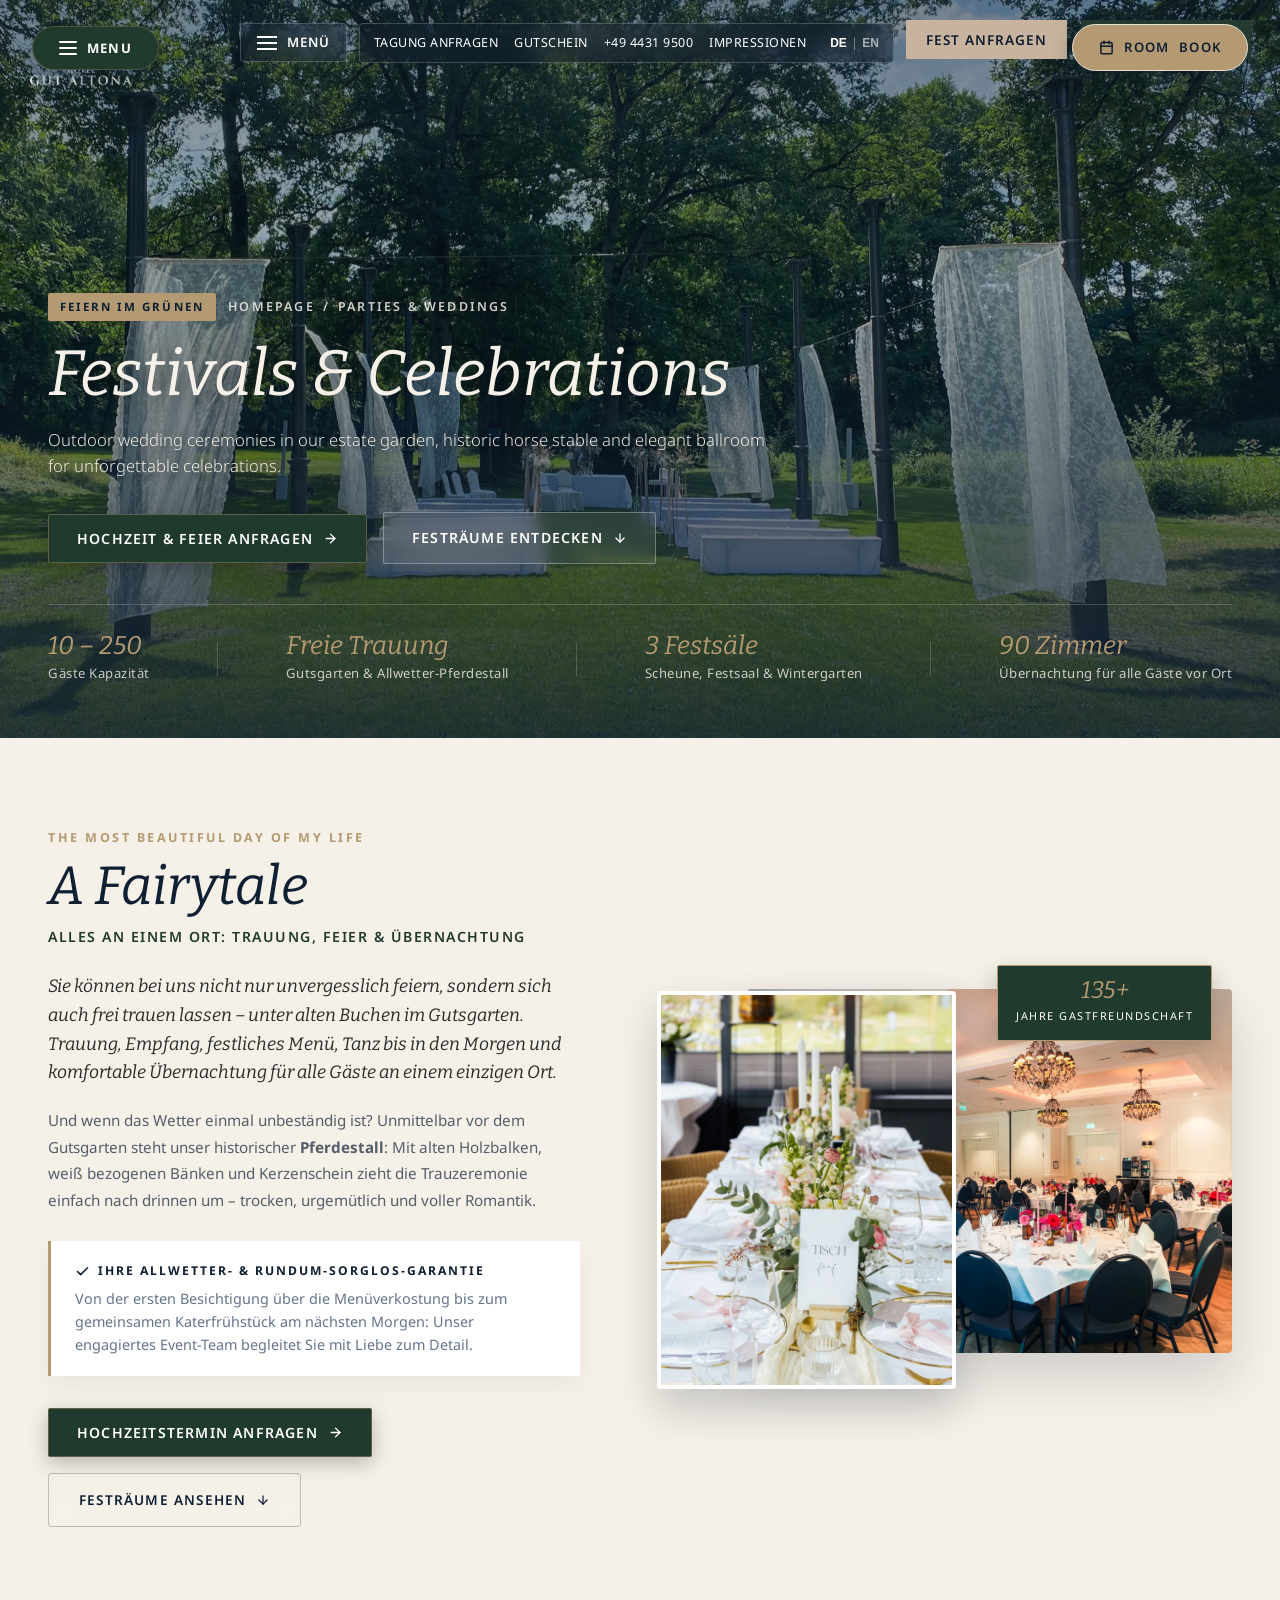
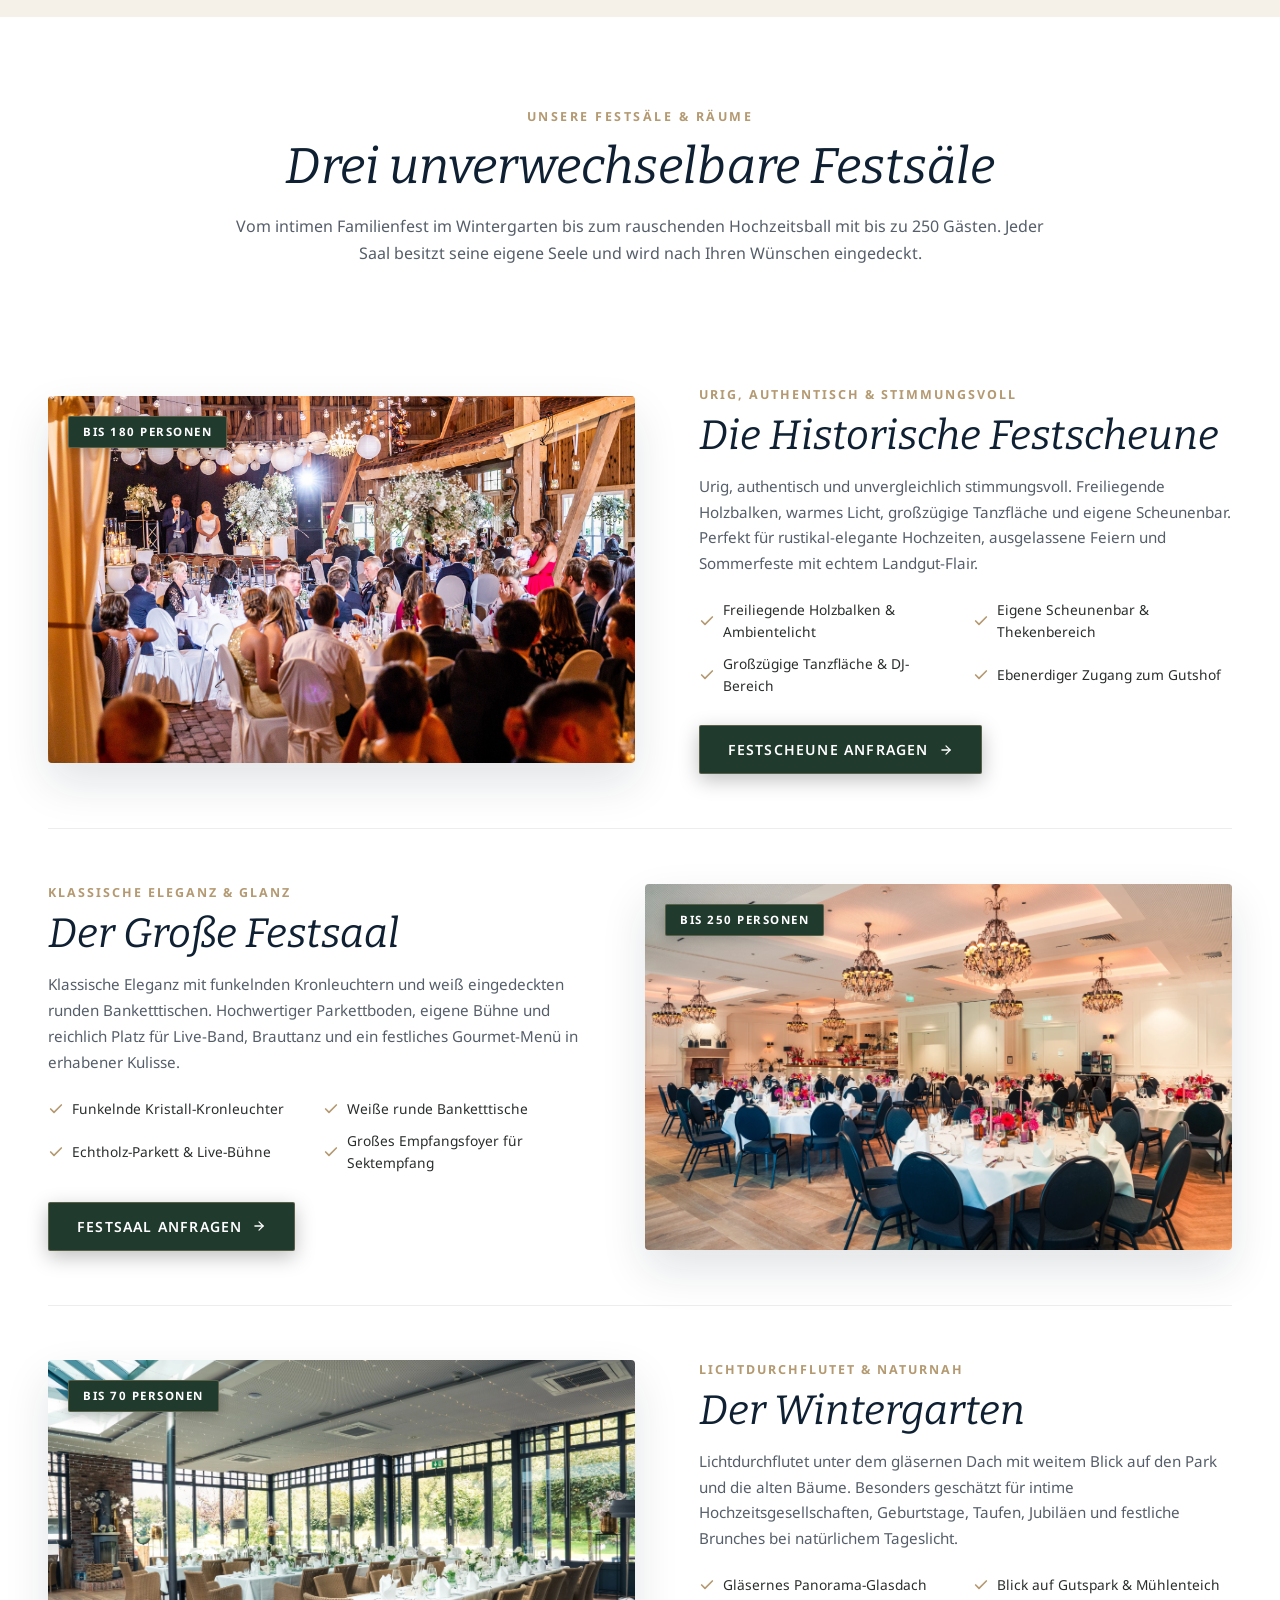
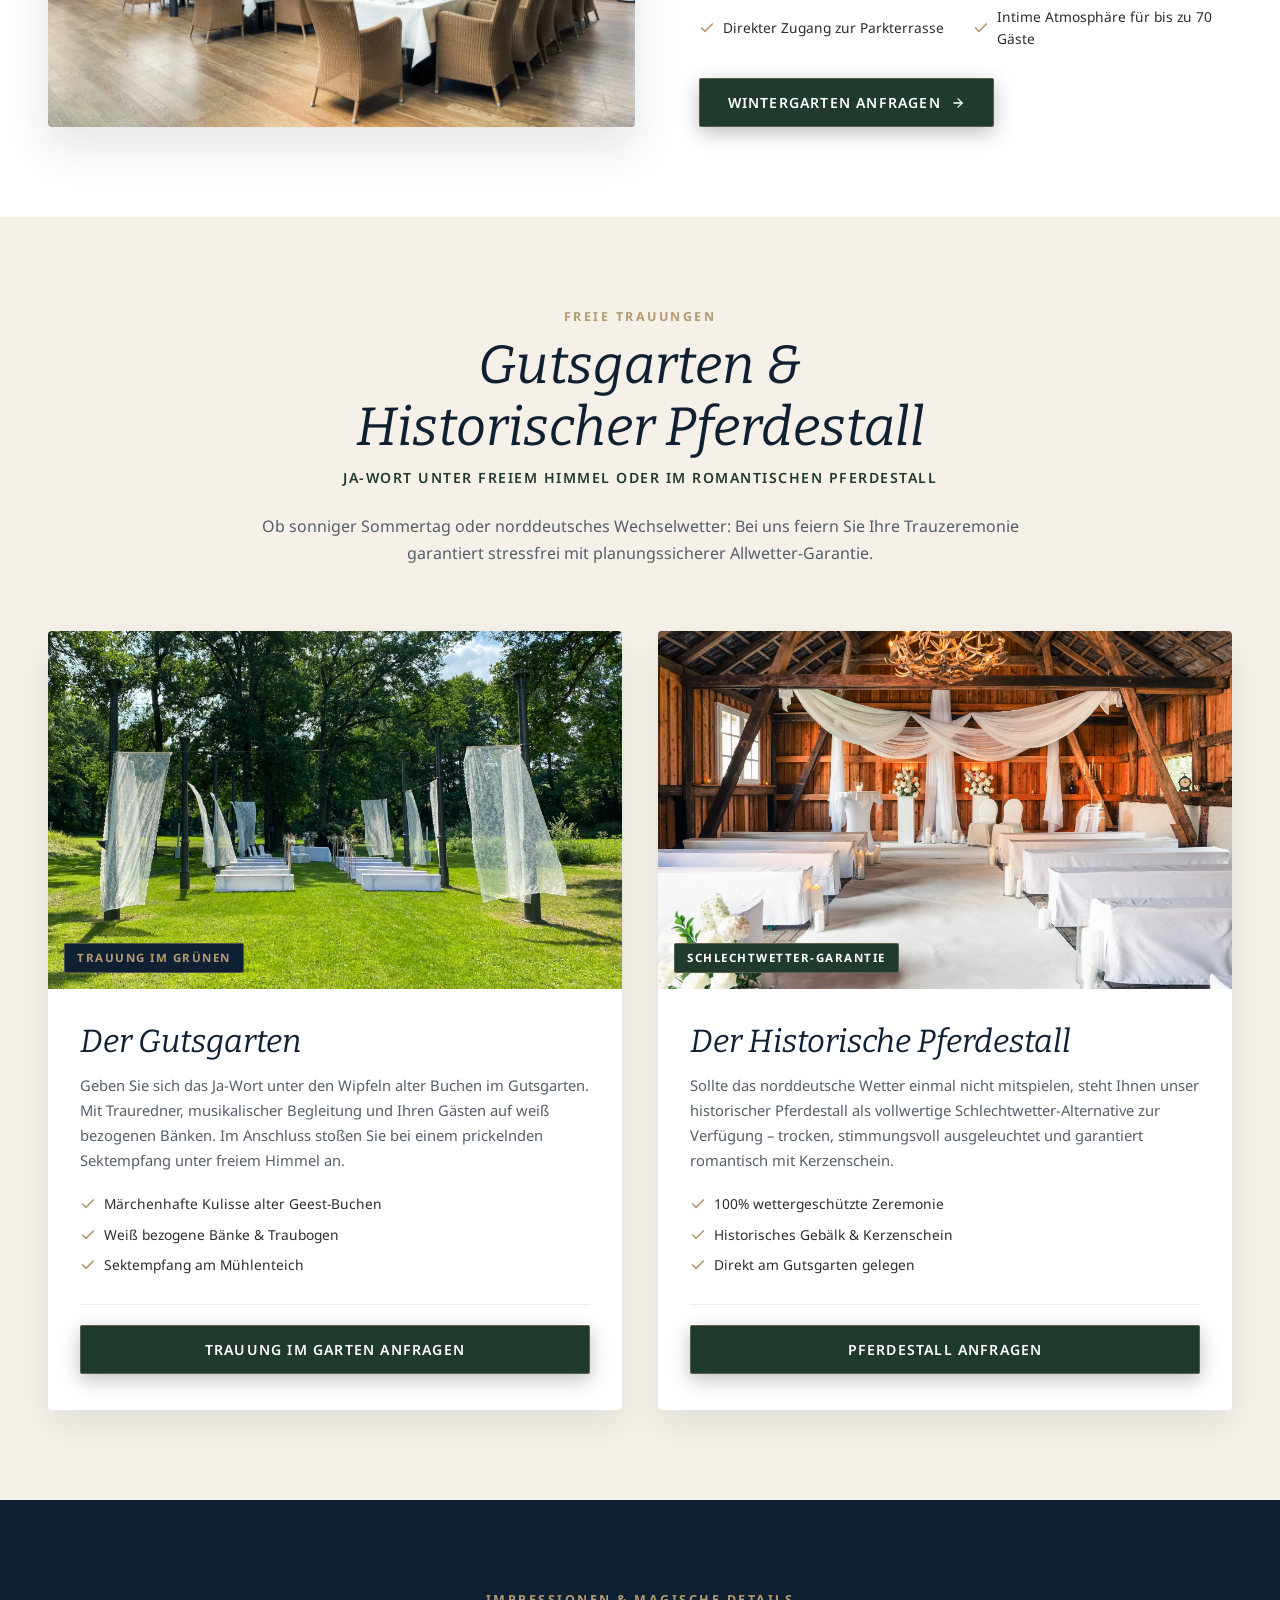
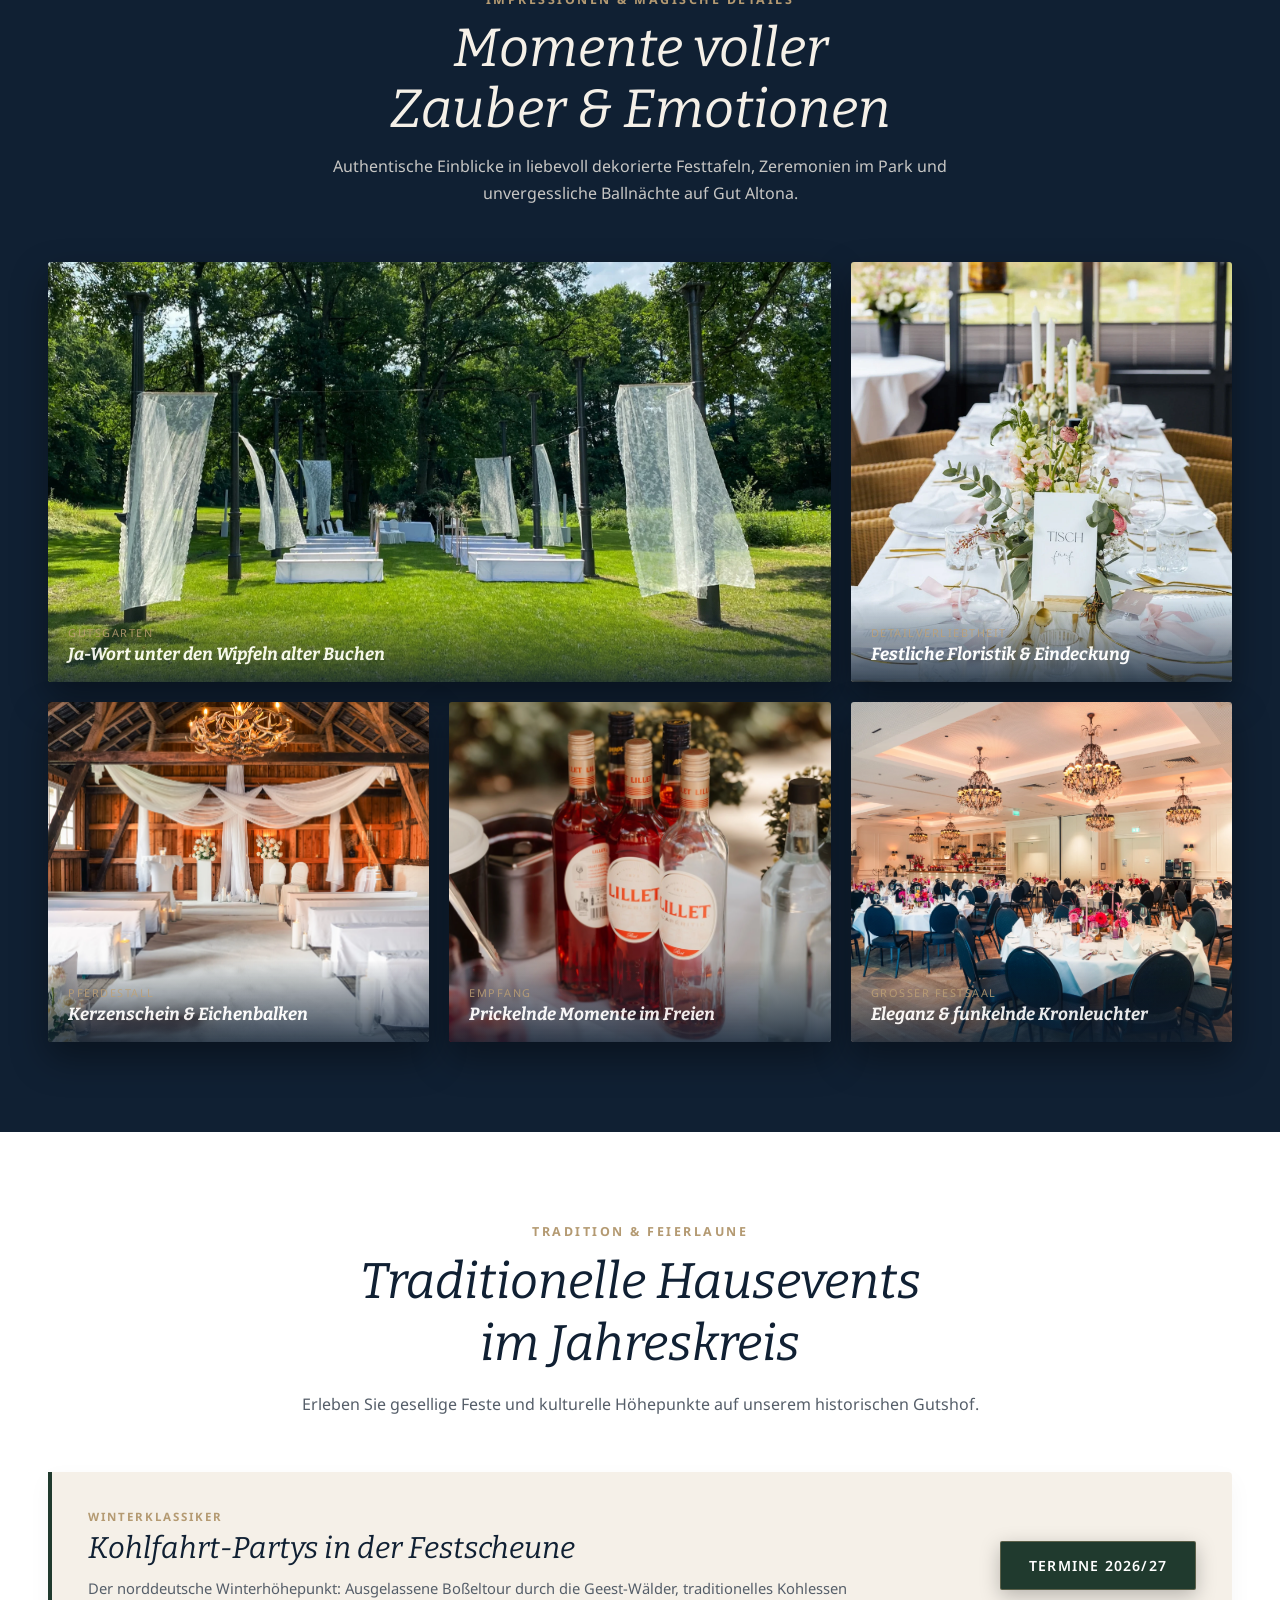
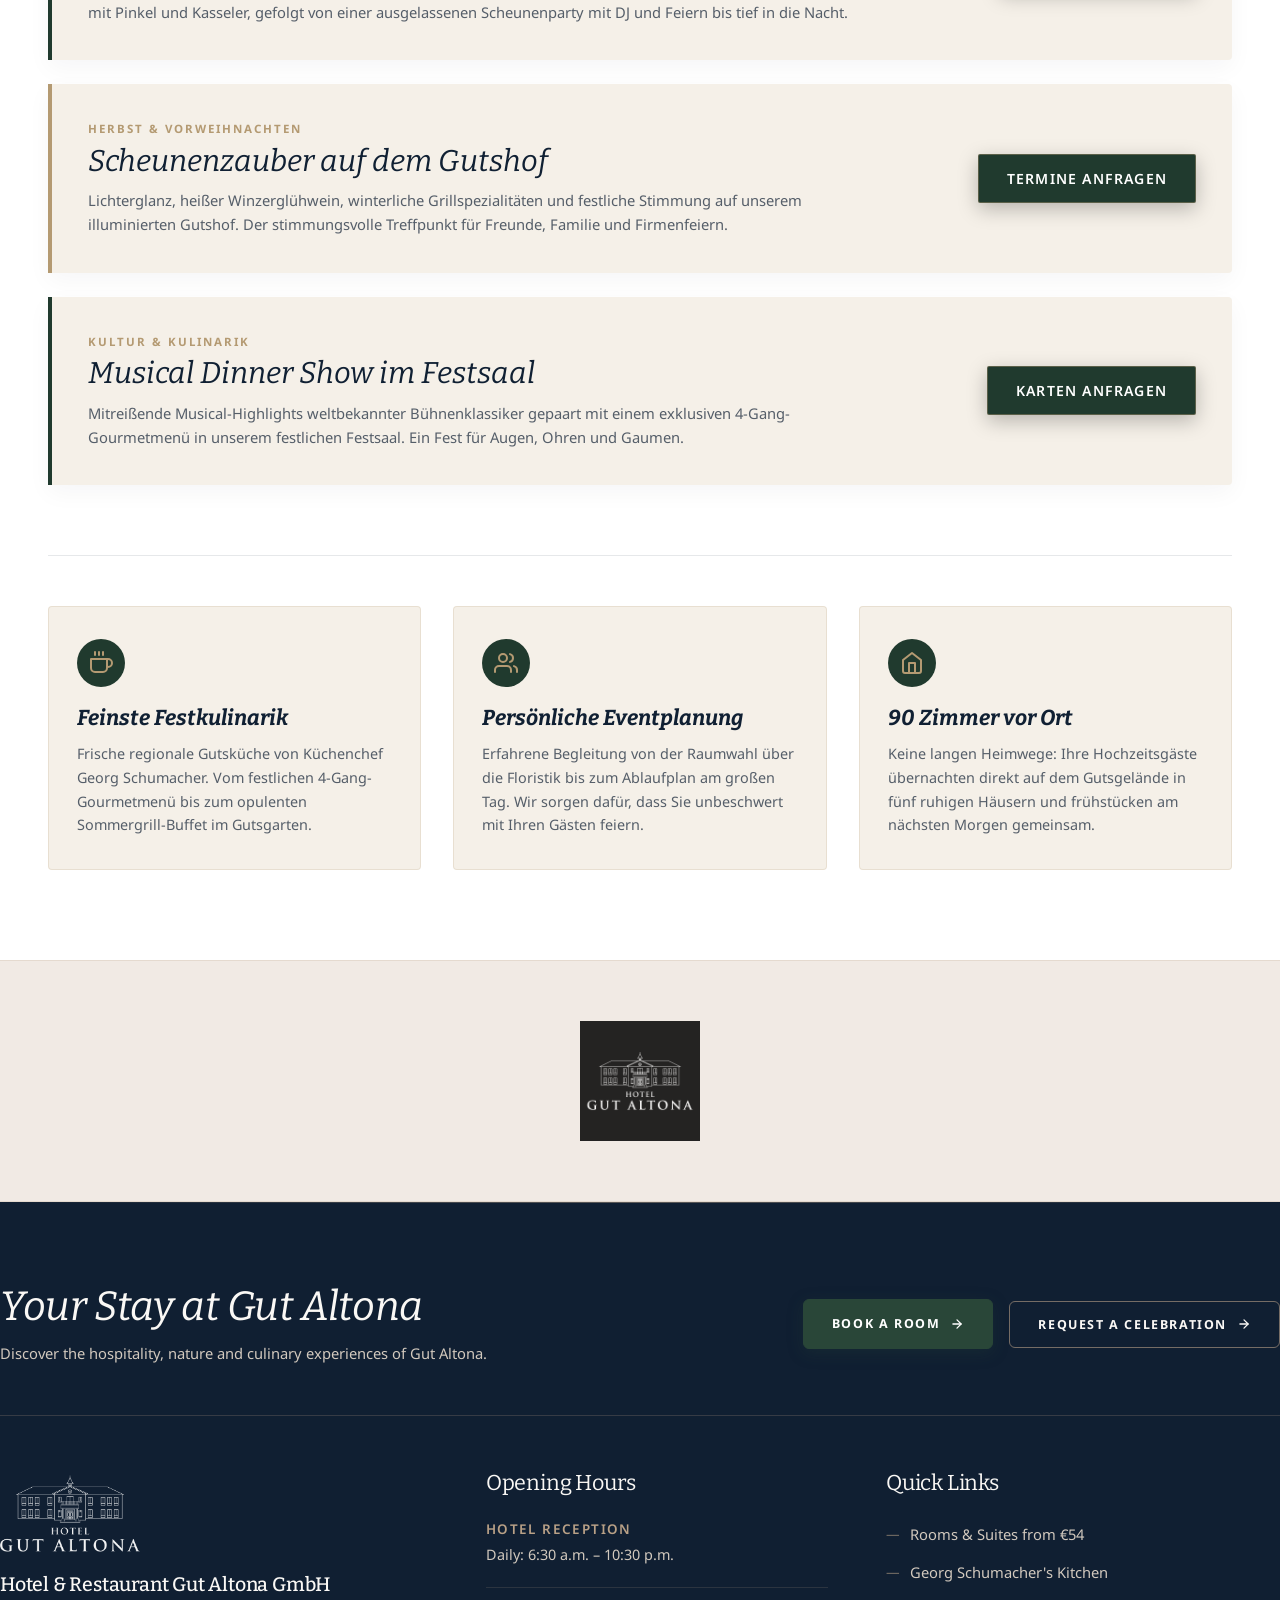
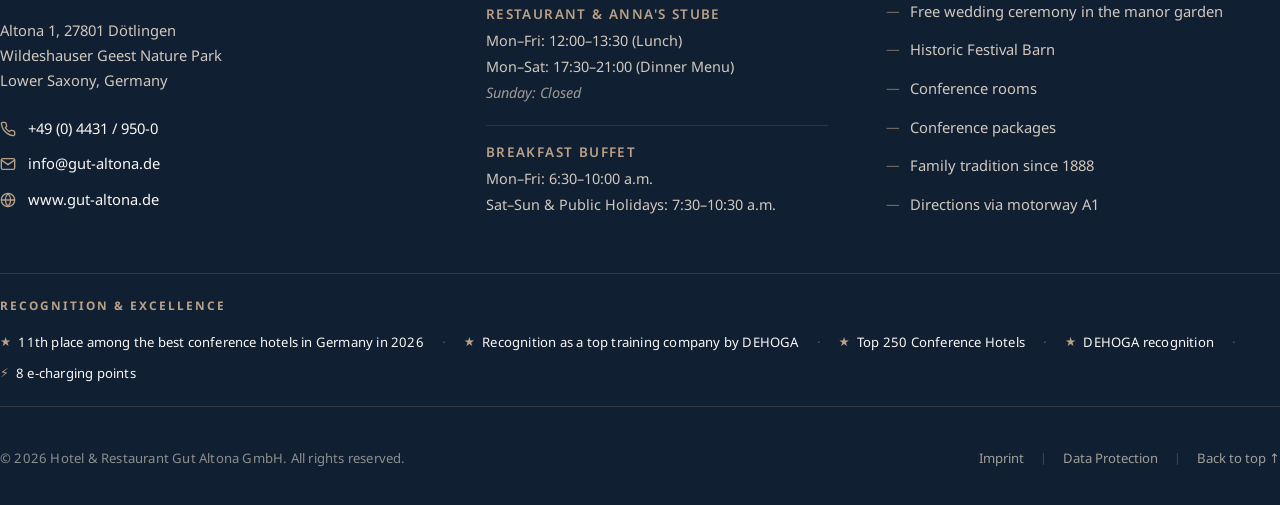
<file: feiern-hochzeiten.html>
<!DOCTYPE html>
<html lang="de" class="no-touchevents">
<head>
  <meta charset="UTF-8">
  <meta name="viewport" content="width=device-width, initial-scale=1, viewport-fit=cover">
  <title>Feste &amp; Hochzeiten | Freie Trauung &amp; Festscheune Gut Altona</title>
  <meta name="description" content="Traumhochzeiten & Events auf Gut Altona bei Wildeshausen: Freie Trauung im Gutsgarten, historischer Pferdestall, Festscheune bis 180 Pax, Festsaal bis 250 Pax.">
  <link rel="canonical" href="https://gut-altona.de/feiern/">

  <!-- Stylesheets -->
  <link rel="stylesheet" href="css/style.css">
  <link rel="icon" type="image/png" href="assets/images/ga-symbol-512.png">
  <!-- Centralized Preview Mode Controller -->
  <script src="js/preview-mode.js"></script>
</head>
<body class="site browser- browser--">
  <!-- Floating Navigation Pills (Global Luxury System) -->
  <aside class="floating-nav" aria-label="Schnellnavigation">
    <button id="floatingMenuBtn" class="floating-nav__pill floating-nav__pill--menu" aria-label="Menü öffnen" aria-expanded="false" aria-controls="nav_0">
      <span class="floating-nav__hamburger" aria-hidden="true">
        <span></span><span></span><span></span>
      </span>
      <span class="pill-text">MENU</span>
    </button>
    <a href="https://onepagebooking.com/gut-altona" target="_blank" rel="noopener noreferrer" class="floating-nav__pill floating-nav__pill--book" aria-label="Zimmer buchen">
      <svg width="15" height="15" viewBox="0 0 24 24" fill="none" stroke="currentColor" stroke-width="2.5" stroke-linecap="round" stroke-linejoin="round" aria-hidden="true"><rect x="3" y="4" width="18" height="18" rx="2" ry="2"></rect><line x1="16" y1="2" x2="16" y2="6"></line><line x1="8" y1="2" x2="8" y2="6"></line><line x1="3" y1="10" x2="21" y2="10"></line></svg>
      <span class="pill-text-long">ROOM </span><span>BOOK</span>
    </a>
  </aside>

  <!-- Skip link for accessibility -->
  <a id="skip-link" href="#main" class="visuallyhidden">Zum Inhalt springen</a>

  <!-- Global menu toggle checkbox (Sauerland Stern architecture) -->
  <input type="checkbox" id="global-toggle-menu" class="visuallyhidden" aria-hidden="true" tabindex="-1">

  <!-- ==========================================================================
       HEADER & NAVIGATION (SAUERLAND STERN ARCHITECTURE)
       ========================================================================== -->
  <header id="header" class="header" data-header="true" data-detail="true">
    
    <!-- Floating Logo -->
    <div class="logo logo-svg">
      <a href="index.html" title="Zurück zur Startseite">
        <img src="assets/images/ga-logo-weiss-transparent.png" alt="Hotel &amp; Restaurant Gut Altona" width="120" height="75" class="logo__file" loading="eager" decoding="async">
      </a>
    </div>

    <!-- Top Action Banner -->
    <div class="banner">
      <!-- Menu Button -->
      <label id="navButtonMenu" class="menu-button" for="global-toggle-menu" role="button" tabindex="0" aria-haspopup="true" aria-expanded="false" aria-controls="nav_0" aria-label="Menü öffnen">
        <div class="menu-button__button">
          <div class="menu-button__line top"></div>
          <div class="menu-button__line center"></div>
          <div class="menu-button__line bottom"></div>
        </div>
        <div class="menu-button__text">
          <span class="menu-button__text--open">Menü</span>
          <span class="menu-button__text--close">Schließen</span>
        </div>
      </label>

      <!-- Tools Menu -->
      <div class="tools">
        <ul>
          <li><a href="tagungen.html">Tagung anfragen</a></li>
          <li class="header-voucher"><a href="https://gut-altona.expressgutscheine.net/index.php?product=34" target="_blank" rel="noopener noreferrer"><span>Gutschein</span></a></li>
          <li class="header-tel"><a href="tel:+4944319500"><span>+49 4431 9500</span></a></li>
          <li class="header-gallery"><a href="ueber-uns.html"><span>Impressionen</span></a></li>
          <li style="display:flex;gap:4px;margin-left:8px;">
            <button class="lang-btn active" data-lang="de" style="background:none;border:none;color:#fff;font-size:0.75rem;cursor:pointer;font-weight:bold;">DE</button>
            <span style="color:rgba(255,255,255,0.4);">|</span>
            <button class="lang-btn" data-lang="en" style="background:none;border:none;color:rgba(255,255,255,0.6);font-size:0.75rem;cursor:pointer;font-weight:bold;">EN</button>
          </li>
        </ul>
      </div>

      <!-- Prominent Booking & Request Action Buttons -->
      <div class="nst21-widget article">
        <button class="cta cta--request" data-modal-open="meeting">Fest anfragen</button>
        <a class="cta cta--book" href="https://onepagebooking.com/gut-altona" target="_blank" rel="noopener noreferrer">Zimmer buchen</a>
      </div>
    </div>

    <!-- Dropdown Mega Navigation Overlay -->
    <nav id="nav_0" class="nav-level-0" aria-label="Hauptmenü">
      <div class="menu-wrapper">
        <div class="menu-items" id="nav_menu">
          <!-- Left Column -->
          <ul class="main-menu main-menu--left">
            <li class="main-menu-item">
              <div class="main-menu-item-name"><a href="zimmer.html">Hotel &amp; Zimmer</a></div>
              <ul class="sub-menu">
                <li class="sub-menu-overview"><a href="zimmer.html" class="sub-menu-link">Zimmer Übersicht</a></li>
                <li><a href="zimmer.html#all-rooms" class="sub-menu-link">Premium Doppelzimmer (ab 109€)</a></li>
                <li><a href="zimmer.html#all-rooms" class="sub-menu-link">Business Doppelzimmer (ab 99€)</a></li>
                <li><a href="zimmer.html#all-rooms" class="sub-menu-link">Komfort Doppelzimmer (ab 84€)</a></li>
                <li><a href="zimmer.html#all-rooms" class="sub-menu-link">Standard Doppelzimmer (ab 74€)</a></li>
                <li><a href="zimmer.html#all-rooms" class="sub-menu-link">Einzelzimmer (ab 54€)</a></li>
                <li><a href="https://onepagebooking.com/gut-altona" target="_blank" class="sub-menu-link">Online Buchen</a></li>
              </ul>
            </li>

            <li class="main-menu-item">
              <div class="main-menu-item-name"><a href="tagungen.html">Tagungen &amp; Konferenzen</a></div>
              <ul class="sub-menu">
                <li class="sub-menu-overview"><a href="tagungen.html" class="sub-menu-link">Tagungen Übersicht</a></li>
                <li><a href="tagungen.html#raeume" class="sub-menu-link">11 Tagungsräume im Überblick</a></li>
                <li><a href="tagungen.html#raeume" class="sub-menu-link">Katharina &amp; Sophie (bis 250 Pax)</a></li>
                <li><a href="tagungen.html#pauschalen" class="sub-menu-link">Tagungspauschalen ab 71,50 €</a></li>
                <li><a href="tagungen.html" data-modal-open="meeting" class="sub-menu-link">Veranstaltung anfragen</a></li>
              </ul>
            </li>

            <li class="main-menu-item active">
              <div class="main-menu-item-name"><a href="feiern-hochzeiten.html">Feste &amp; Hochzeiten</a></div>
              <ul class="sub-menu">
                <li class="sub-menu-overview active"><a href="feiern-hochzeiten.html" class="sub-menu-link">Feste &amp; Events Übersicht</a></li>
                <li><a href="#trauung" class="sub-menu-link">Freie Trauung im Gutsgarten</a></li>
                <li><a href="#festraeume" class="sub-menu-link">Historische Festscheune (bis 180 Pax)</a></li>
                <li><a href="#festraeume" class="sub-menu-link">Festsaal mit Kronleuchtern (bis 250 Pax)</a></li>
                <li><a href="#hausevents" class="sub-menu-link">Kohlfahrt-Partys &amp; Scheunenzauber</a></li>
              </ul>
            </li>
          </ul>

          <!-- Right Column -->
          <ul class="main-menu main-menu--right">
            <li class="main-menu-item">
              <div class="main-menu-item-name"><a href="restaurant.html">Kulinarik &amp; Restaurant</a></div>
              <ul class="sub-menu">
                <li class="sub-menu-overview"><a href="restaurant.html" class="sub-menu-link">Kulinarik Übersicht</a></li>
                <li><a href="restaurant.html#bereiche" class="sub-menu-link">Anna’s Stube &amp; Kaminzimmer</a></li>
                <li><a href="restaurant.html#bereiche" class="sub-menu-link">Bar 1888 &amp; Sonnenterrasse</a></li>
                <li><a href="restaurant.html#speisekarte" class="sub-menu-link">Speisekarte &amp; Businesslunch</a></li>
                <li><a href="restaurant.html" data-modal-open="table" class="sub-menu-link">Tisch online reservieren</a></li>
              </ul>
            </li>

            <li class="main-menu-item">
              <div class="main-menu-item-name"><a href="ueber-uns.html">Über uns &amp; Historie</a></div>
              <ul class="sub-menu">
                <li class="sub-menu-overview"><a href="ueber-uns.html" class="sub-menu-link">Geschichte Übersicht</a></li>
                <li><a href="ueber-uns.html" class="sub-menu-link">1888: Johann Heinrich Ahrmann</a></li>
                <li><a href="ueber-uns.html" class="sub-menu-link">„All to nah“: Woher der Name kommt</a></li>
                <li><a href="ueber-uns.html" class="sub-menu-link">Familie Ahrmann in 5. Generation</a></li>
                <li><a href="karriere.html" class="sub-menu-link">Karriere &amp; Top-Ausbildung</a></li>
                <li><a href="kontakt.html" class="sub-menu-link">Kontakt &amp; Anreise</a></li>
              </ul>
            </li>

            <li class="main-menu-item">
              <div class="main-menu-item-name"><a href="kontakt.html">Natur &amp; Erholung</a></div>
              <ul class="sub-menu">
                <li><a href="index.html#wellness" class="sub-menu-link">Finnische Sauna &amp; Ruheraum</a></li>
                <li><a href="kontakt.html" class="sub-menu-link">Wanderweg „Huntepadd“ vor der Tür</a></li>
                <li><a href="kontakt.html" class="sub-menu-link">20 Radtouren in der Geest</a></li>
                <li><a href="kontakt.html" class="sub-menu-link">Künstlerdorf Dötlingen</a></li>
              </ul>
            </li>
          </ul>
        </div>
      </div>
    </nav>

  </header>

  <!-- ==========================================================================
       MAIN CONTENT: EDITORIAL WEDDINGS & CELEBRATIONS EXPERIENCE
       ========================================================================== -->
  <main id="main">

    <!-- ==========================================================================
         HERO SECTION: CINEMATIC OUTDOOR WEDDING
         ========================================================================== -->
    <section class="wedding-hero" aria-label="Festivals &amp; Celebrations Hero">
      <div class="wedding-hero__bg" style="background-image: url('assets/images/gut-altona-freie-trauung-gutsgarten-baenke.webp');"></div>
      <div class="wedding-hero__overlay"></div>

      <div class="wedding-hero__container">
        <div class="wedding-hero__content">
          <div class="wedding-hero__eyebrow">
            <span class="wedding-hero__badge">FEIERN IM GRÜNEN</span>
            <nav class="wedding-hero__breadcrumb" aria-label="Brotkrumennavigation">
              <a href="index.html">HOMEPAGE</a> <span>/</span> <span>PARTIES &amp; WEDDINGS</span>
            </nav>
          </div>

          <h1 class="wedding-hero__title">Festivals &amp; Celebrations</h1>
          <p class="wedding-hero__subtitle">
            Outdoor wedding ceremonies in our estate garden, historic horse stable and elegant ballroom for unforgettable celebrations.
          </p>

          <div class="wedding-hero__actions">
            <button class="wedding-cta-primary" data-modal-open="meeting">
              <span>Hochzeit &amp; Feier anfragen</span>
              <svg width="15" height="15" viewBox="0 0 24 24" fill="none" stroke="currentColor" stroke-width="2.2" stroke-linecap="round" stroke-linejoin="round" aria-hidden="true"><path d="M5 12h14"></path><path d="m12 5 7 7-7 7"></path></svg>
            </button>
            <a href="#festraeume" class="wedding-cta-secondary">
              <span>Festräume entdecken</span>
              <svg width="14" height="14" viewBox="0 0 24 24" fill="none" stroke="currentColor" stroke-width="2.2" stroke-linecap="round" stroke-linejoin="round" aria-hidden="true"><path d="M12 5v14"></path><path d="m19 12-7 7-7-7"></path></svg>
            </a>
          </div>
        </div>

        <!-- Quick Facts Strip -->
        <div class="wedding-hero__facts">
          <div class="wedding-fact-item">
            <span class="wedding-fact-num">10 – 250</span>
            <span class="wedding-fact-label">Gäste Kapazität</span>
          </div>
          <div class="wedding-fact-sep" aria-hidden="true"></div>
          <div class="wedding-fact-item">
            <span class="wedding-fact-num">Freie Trauung</span>
            <span class="wedding-fact-label">Gutsgarten &amp; Allwetter-Pferdestall</span>
          </div>
          <div class="wedding-fact-sep" aria-hidden="true"></div>
          <div class="wedding-fact-item">
            <span class="wedding-fact-num">3 Festsäle</span>
            <span class="wedding-fact-label">Scheune, Festsaal &amp; Wintergarten</span>
          </div>
          <div class="wedding-fact-sep" aria-hidden="true"></div>
          <div class="wedding-fact-item">
            <span class="wedding-fact-num">90 Zimmer</span>
            <span class="wedding-fact-label">Übernachtung für alle Gäste vor Ort</span>
          </div>
        </div>
      </div>
    </section>

    <!-- ==========================================================================
         SECTION 1: THE FAIRYTALE INTRODUCTION ("A FAIRYTALE")
         ========================================================================== -->
    <section class="wedding-fairytale" id="fairytale" aria-label="A Fairytale Introduction">
      <div class="wedding-fairytale__container">
        <div class="wedding-fairytale__grid">
          
          <!-- Editorial Text Column -->
          <div class="wedding-fairytale__content">
            <span class="wedding-fairytale__eyebrow">THE MOST BEAUTIFUL DAY OF MY LIFE</span>
            <h2 class="wedding-fairytale__heading">A Fairytale</h2>
            <span class="wedding-fairytale__subheading">Alles an einem Ort: Trauung, Feier &amp; Übernachtung</span>

            <p class="wedding-fairytale__lead">
              Sie können bei uns nicht nur unvergesslich feiern, sondern sich auch frei trauen lassen – unter alten Buchen im Gutsgarten. Trauung, Empfang, festliches Menü, Tanz bis in den Morgen und komfortable Übernachtung für alle Gäste an einem einzigen Ort.
            </p>

            <p class="wedding-fairytale__text">
              Und wenn das Wetter einmal unbeständig ist? Unmittelbar vor dem Gutsgarten steht unser historischer <strong>Pferdestall</strong>: Mit alten Holzbalken, weiß bezogenen Bänken und Kerzenschein zieht die Trauzeremonie einfach nach drinnen um – trocken, urgemütlich und voller Romantik.
            </p>

            <div class="wedding-fairytale__box">
              <div class="wedding-fairytale__box-title">
                <svg width="15" height="15" viewBox="0 0 24 24" fill="none" stroke="currentColor" stroke-width="2.5" stroke-linecap="round" stroke-linejoin="round" aria-hidden="true"><polyline points="20 6 9 17 4 12"></polyline></svg>
                <span>Ihre Allwetter- &amp; Rundum-Sorglos-Garantie</span>
              </div>
              <p class="wedding-fairytale__box-p">
                Von der ersten Besichtigung über die Menüverkostung bis zum gemeinsamen Katerfrühstück am nächsten Morgen: Unser engagiertes Event-Team begleitet Sie mit Liebe zum Detail.
              </p>
            </div>

            <div class="wedding-fairytale__actions">
              <button class="wedding-cta-primary" data-modal-open="meeting">
                <span>Hochzeitstermin anfragen</span>
                <svg width="15" height="15" viewBox="0 0 24 24" fill="none" stroke="currentColor" stroke-width="2.2" stroke-linecap="round" stroke-linejoin="round" aria-hidden="true"><path d="M5 12h14"></path><path d="m12 5 7 7-7 7"></path></svg>
              </button>
              <a href="#festraeume" class="tagungen-cta-secondary" style="border-color: rgba(16,32,51,0.25); color: var(--wd-navy-dark) !important;">
                <span>Festräume ansehen</span>
                <svg width="14" height="14" viewBox="0 0 24 24" fill="none" stroke="currentColor" stroke-width="2.2" stroke-linecap="round" stroke-linejoin="round" aria-hidden="true"><path d="M12 5v14"></path><path d="m19 12-7 7-7-7"></path></svg>
              </a>
            </div>
          </div>

          <!-- Layered Photography Composition -->
          <div class="wedding-fairytale__visuals">
            <div class="wedding-fairytale__main-frame">
              <img src="assets/images/gut-altona-festsaal-runde-tafeln-kronleuchter.webp" alt="Großer Festsaal Gut Altona mit festlich gedeckten Tischen" width="720" height="540" loading="lazy" decoding="async">
            </div>
            <div class="wedding-fairytale__offset-frame">
              <img src="assets/images/gut-altona-hochzeit-festtafel-blumen.webp" alt="Liebevolle Blumendekoration und Hochzeitsfloristik" width="400" height="533" loading="lazy" decoding="async">
            </div>
            <div class="wedding-fairytale__stamp">
              <span class="wedding-fairytale__stamp-num">135+</span>
              <span class="wedding-fairytale__stamp-txt">Jahre Gastfreundschaft</span>
            </div>
          </div>

        </div>
      </div>
    </section>

    <!-- ==========================================================================
         SECTION 2: WEDDING VENUE SHOWCASE (ALTERNATING EDITORIAL ROWS)
         ========================================================================== -->
    <section class="wedding-venues" id="festraeume" aria-label="Unsere Festsäle">
      <div class="wedding-venues__container">
        
        <header class="wedding-venues__header">
          <span class="wedding-venues__header-eyebrow">UNSERE FESTSÄLE &amp; RÄUME</span>
          <h2 class="wedding-venues__header-title">Drei unverwechselbare Festsäle</h2>
          <p class="wedding-venues__header-desc">
            Vom intimen Familienfest im Wintergarten bis zum rauschenden Hochzeitsball mit bis zu 250 Gästen. Jeder Saal besitzt seine eigene Seele und wird nach Ihren Wünschen eingedeckt.
          </p>
        </header>

        <!-- Room 1: Historische Festscheune -->
        <article class="wedding-venue-card" id="festscheune">
          <div class="wedding-venue-card__visual">
            <img src="assets/images/gut-altona-scheune-03.jpg" alt="Historische Festscheune Gut Altona" width="700" height="440" loading="lazy" decoding="async">
            <span class="wedding-venue-card__badge">Bis 180 Personen</span>
          </div>
          <div class="wedding-venue-card__content">
            <span class="wedding-venue-card__capacity">URIG, AUTHENTISCH &amp; STIMMUNGSVOLL</span>
            <h3 class="wedding-venue-card__title">Die Historische Festscheune</h3>
            <p class="wedding-venue-card__text">
              Urig, authentisch und unvergleichlich stimmungsvoll. Freiliegende Holzbalken, warmes Licht, großzügige Tanzfläche und eigene Scheunenbar. Perfekt für rustikal-elegante Hochzeiten, ausgelassene Feiern und Sommerfeste mit echtem Landgut-Flair.
            </p>
            <ul class="wedding-venue-card__features">
              <li class="wedding-venue-card__feature-item">
                <svg width="16" height="16" viewBox="0 0 24 24" fill="none" stroke="currentColor" stroke-width="2.5" stroke-linecap="round" stroke-linejoin="round" aria-hidden="true"><polyline points="20 6 9 17 4 12"></polyline></svg>
                <span>Freiliegende Holzbalken &amp; Ambientelicht</span>
              </li>
              <li class="wedding-venue-card__feature-item">
                <svg width="16" height="16" viewBox="0 0 24 24" fill="none" stroke="currentColor" stroke-width="2.5" stroke-linecap="round" stroke-linejoin="round" aria-hidden="true"><polyline points="20 6 9 17 4 12"></polyline></svg>
                <span>Eigene Scheunenbar &amp; Thekenbereich</span>
              </li>
              <li class="wedding-venue-card__feature-item">
                <svg width="16" height="16" viewBox="0 0 24 24" fill="none" stroke="currentColor" stroke-width="2.5" stroke-linecap="round" stroke-linejoin="round" aria-hidden="true"><polyline points="20 6 9 17 4 12"></polyline></svg>
                <span>Großzügige Tanzfläche &amp; DJ-Bereich</span>
              </li>
              <li class="wedding-venue-card__feature-item">
                <svg width="16" height="16" viewBox="0 0 24 24" fill="none" stroke="currentColor" stroke-width="2.5" stroke-linecap="round" stroke-linejoin="round" aria-hidden="true"><polyline points="20 6 9 17 4 12"></polyline></svg>
                <span>Ebenerdiger Zugang zum Gutshof</span>
              </li>
            </ul>
            <div class="wedding-venue-card__actions">
              <button class="wedding-cta-primary" data-modal-open="meeting">
                <span>Festscheune anfragen</span>
                <svg width="14" height="14" viewBox="0 0 24 24" fill="none" stroke="currentColor" stroke-width="2.2" stroke-linecap="round" stroke-linejoin="round" aria-hidden="true"><path d="M5 12h14"></path><path d="m12 5 7 7-7 7"></path></svg>
              </button>
            </div>
          </div>
        </article>

        <!-- Room 2: Der Große Festsaal (Reversed) -->
        <article class="wedding-venue-card wedding-venue-card--reverse" id="festsaal">
          <div class="wedding-venue-card__visual">
            <img src="assets/images/gut-altona-festsaal-runde-tafeln-kronleuchter.webp" alt="Großer Festsaal mit Kronleuchtern Gut Altona" width="700" height="440" loading="lazy" decoding="async">
            <span class="wedding-venue-card__badge">Bis 250 Personen</span>
          </div>
          <div class="wedding-venue-card__content">
            <span class="wedding-venue-card__capacity">KLASSISCHE ELEGANZ &amp; GLANZ</span>
            <h3 class="wedding-venue-card__title">Der Große Festsaal</h3>
            <p class="wedding-venue-card__text">
              Klassische Eleganz mit funkelnden Kronleuchtern und weiß eingedeckten runden Banketttischen. Hochwertiger Parkettboden, eigene Bühne und reichlich Platz für Live-Band, Brauttanz und ein festliches Gourmet-Menü in erhabener Kulisse.
            </p>
            <ul class="wedding-venue-card__features">
              <li class="wedding-venue-card__feature-item">
                <svg width="16" height="16" viewBox="0 0 24 24" fill="none" stroke="currentColor" stroke-width="2.5" stroke-linecap="round" stroke-linejoin="round" aria-hidden="true"><polyline points="20 6 9 17 4 12"></polyline></svg>
                <span>Funkelnde Kristall-Kronleuchter</span>
              </li>
              <li class="wedding-venue-card__feature-item">
                <svg width="16" height="16" viewBox="0 0 24 24" fill="none" stroke="currentColor" stroke-width="2.5" stroke-linecap="round" stroke-linejoin="round" aria-hidden="true"><polyline points="20 6 9 17 4 12"></polyline></svg>
                <span>Weiße runde Banketttische</span>
              </li>
              <li class="wedding-venue-card__feature-item">
                <svg width="16" height="16" viewBox="0 0 24 24" fill="none" stroke="currentColor" stroke-width="2.5" stroke-linecap="round" stroke-linejoin="round" aria-hidden="true"><polyline points="20 6 9 17 4 12"></polyline></svg>
                <span>Echtholz-Parkett &amp; Live-Bühne</span>
              </li>
              <li class="wedding-venue-card__feature-item">
                <svg width="16" height="16" viewBox="0 0 24 24" fill="none" stroke="currentColor" stroke-width="2.5" stroke-linecap="round" stroke-linejoin="round" aria-hidden="true"><polyline points="20 6 9 17 4 12"></polyline></svg>
                <span>Großes Empfangsfoyer für Sektempfang</span>
              </li>
            </ul>
            <div class="wedding-venue-card__actions">
              <button class="wedding-cta-primary" data-modal-open="meeting">
                <span>Festsaal anfragen</span>
                <svg width="14" height="14" viewBox="0 0 24 24" fill="none" stroke="currentColor" stroke-width="2.2" stroke-linecap="round" stroke-linejoin="round" aria-hidden="true"><path d="M5 12h14"></path><path d="m12 5 7 7-7 7"></path></svg>
              </button>
            </div>
          </div>
        </article>

        <!-- Room 3: Der Wintergarten -->
        <article class="wedding-venue-card" id="wintergarten">
          <div class="wedding-venue-card__visual">
            <img src="assets/images/gut-altona-wintergarten-tafeln-glasdach-v2.webp" alt="Wintergarten mit Glasdach und Blick in den Gutspark" width="700" height="440" loading="lazy" decoding="async">
            <span class="wedding-venue-card__badge">Bis 70 Personen</span>
          </div>
          <div class="wedding-venue-card__content">
            <span class="wedding-venue-card__capacity">LICHTDURCHFLUTET &amp; NATURNAH</span>
            <h3 class="wedding-venue-card__title">Der Wintergarten</h3>
            <p class="wedding-venue-card__text">
              Lichtdurchflutet unter dem gläsernen Dach mit weitem Blick auf den Park und die alten Bäume. Besonders geschätzt für intime Hochzeitsgesellschaften, Geburtstage, Taufen, Jubiläen und festliche Brunches bei natürlichem Tageslicht.
            </p>
            <ul class="wedding-venue-card__features">
              <li class="wedding-venue-card__feature-item">
                <svg width="16" height="16" viewBox="0 0 24 24" fill="none" stroke="currentColor" stroke-width="2.5" stroke-linecap="round" stroke-linejoin="round" aria-hidden="true"><polyline points="20 6 9 17 4 12"></polyline></svg>
                <span>Gläsernes Panorama-Glasdach</span>
              </li>
              <li class="wedding-venue-card__feature-item">
                <svg width="16" height="16" viewBox="0 0 24 24" fill="none" stroke="currentColor" stroke-width="2.5" stroke-linecap="round" stroke-linejoin="round" aria-hidden="true"><polyline points="20 6 9 17 4 12"></polyline></svg>
                <span>Blick auf Gutspark &amp; Mühlenteich</span>
              </li>
              <li class="wedding-venue-card__feature-item">
                <svg width="16" height="16" viewBox="0 0 24 24" fill="none" stroke="currentColor" stroke-width="2.5" stroke-linecap="round" stroke-linejoin="round" aria-hidden="true"><polyline points="20 6 9 17 4 12"></polyline></svg>
                <span>Direkter Zugang zur Parkterrasse</span>
              </li>
              <li class="wedding-venue-card__feature-item">
                <svg width="16" height="16" viewBox="0 0 24 24" fill="none" stroke="currentColor" stroke-width="2.5" stroke-linecap="round" stroke-linejoin="round" aria-hidden="true"><polyline points="20 6 9 17 4 12"></polyline></svg>
                <span>Intime Atmosphäre für bis zu 70 Gäste</span>
              </li>
            </ul>
            <div class="wedding-venue-card__actions">
              <button class="wedding-cta-primary" data-modal-open="meeting">
                <span>Wintergarten anfragen</span>
                <svg width="14" height="14" viewBox="0 0 24 24" fill="none" stroke="currentColor" stroke-width="2.2" stroke-linecap="round" stroke-linejoin="round" aria-hidden="true"><path d="M5 12h14"></path><path d="m12 5 7 7-7 7"></path></svg>
              </button>
            </div>
          </div>
        </article>

      </div>
    </section>

    <!-- ==========================================================================
         SECTION 3: CEREMONY LOCATIONS (GUTSGARTEN & HISTORISCHER PFERDESTALL)
         ========================================================================== -->
    <section class="wedding-ceremonies" id="trauung" aria-label="Freie Trauungen">
      <div class="wedding-ceremonies__container">
        
        <header class="wedding-ceremonies__header">
          <span class="wedding-fairytale__eyebrow">FREIE TRAUUNGEN</span>
          <h2 class="wedding-fairytale__heading">Gutsgarten &amp; Historischer Pferdestall</h2>
          <span class="wedding-fairytale__subheading">JA-WORT UNTER FREIEM HIMMEL ODER IM ROMANTISCHEN PFERDESTALL</span>
          <p class="wedding-venues__header-desc">
            Ob sonniger Sommertag oder norddeutsches Wechselwetter: Bei uns feiern Sie Ihre Trauzeremonie garantiert stressfrei mit planungssicherer Allwetter-Garantie.
          </p>
        </header>

        <div class="wedding-ceremonies__dual-grid">
          
          <!-- Card 1: Gutsgarten -->
          <article class="wedding-ceremony-card">
            <div class="wedding-ceremony-card__image">
              <img src="assets/images/gut-altona-freie-trauung-gutsgarten-baenke.webp" alt="Freie Trauung im Gutsgarten mit weiß bezogenen Bänken" width="600" height="375" loading="lazy" decoding="async">
              <span class="wedding-ceremony-card__badge">Trauung im Grünen</span>
            </div>
            <div class="wedding-ceremony-card__body">
              <h3 class="wedding-ceremony-card__title">Der Gutsgarten</h3>
              <p class="wedding-ceremony-card__desc">
                Geben Sie sich das Ja-Wort unter den Wipfeln alter Buchen im Gutsgarten. Mit Trauredner, musikalischer Begleitung und Ihren Gästen auf weiß bezogenen Bänken. Im Anschluss stoßen Sie bei einem prickelnden Sektempfang unter freiem Himmel an.
              </p>
              <ul class="wedding-ceremony-card__list">
                <li class="wedding-ceremony-card__list-item">
                  <svg width="16" height="16" viewBox="0 0 24 24" fill="none" stroke="currentColor" stroke-width="2.5" stroke-linecap="round" stroke-linejoin="round" aria-hidden="true"><polyline points="20 6 9 17 4 12"></polyline></svg>
                  <span>Märchenhafte Kulisse alter Geest-Buchen</span>
                </li>
                <li class="wedding-ceremony-card__list-item">
                  <svg width="16" height="16" viewBox="0 0 24 24" fill="none" stroke="currentColor" stroke-width="2.5" stroke-linecap="round" stroke-linejoin="round" aria-hidden="true"><polyline points="20 6 9 17 4 12"></polyline></svg>
                  <span>Weiß bezogene Bänke &amp; Traubogen</span>
                </li>
                <li class="wedding-ceremony-card__list-item">
                  <svg width="16" height="16" viewBox="0 0 24 24" fill="none" stroke="currentColor" stroke-width="2.5" stroke-linecap="round" stroke-linejoin="round" aria-hidden="true"><polyline points="20 6 9 17 4 12"></polyline></svg>
                  <span>Sektempfang am Mühlenteich</span>
                </li>
              </ul>
              <div class="wedding-ceremony-card__footer">
                <button class="wedding-cta-primary" data-modal-open="meeting" style="width: 100%; justify-content: center;">
                  <span>Trauung im Garten anfragen</span>
                </button>
              </div>
            </div>
          </article>

          <!-- Card 2: Historischer Pferdestall -->
          <article class="wedding-ceremony-card">
            <div class="wedding-ceremony-card__image">
              <img src="assets/images/gut-altona-pferdestall-freie-trauung-mittelgang-v2.webp" alt="Historischer Pferdestall mit Kerzen und weiß bezogenen Bänken" width="600" height="375" loading="lazy" decoding="async">
              <span class="wedding-ceremony-card__badge" style="background-color: var(--wd-forest-green); color: #ffffff;">Schlechtwetter-Garantie</span>
            </div>
            <div class="wedding-ceremony-card__body">
              <h3 class="wedding-ceremony-card__title">Der Historische Pferdestall</h3>
              <p class="wedding-ceremony-card__desc">
                Sollte das norddeutsche Wetter einmal nicht mitspielen, steht Ihnen unser historischer Pferdestall als vollwertige Schlechtwetter-Alternative zur Verfügung – trocken, stimmungsvoll ausgeleuchtet und garantiert romantisch mit Kerzenschein.
              </p>
              <ul class="wedding-ceremony-card__list">
                <li class="wedding-ceremony-card__list-item">
                  <svg width="16" height="16" viewBox="0 0 24 24" fill="none" stroke="currentColor" stroke-width="2.5" stroke-linecap="round" stroke-linejoin="round" aria-hidden="true"><polyline points="20 6 9 17 4 12"></polyline></svg>
                  <span>100% wettergeschützte Zeremonie</span>
                </li>
                <li class="wedding-ceremony-card__list-item">
                  <svg width="16" height="16" viewBox="0 0 24 24" fill="none" stroke="currentColor" stroke-width="2.5" stroke-linecap="round" stroke-linejoin="round" aria-hidden="true"><polyline points="20 6 9 17 4 12"></polyline></svg>
                  <span>Historisches Gebälk &amp; Kerzenschein</span>
                </li>
                <li class="wedding-ceremony-card__list-item">
                  <svg width="16" height="16" viewBox="0 0 24 24" fill="none" stroke="currentColor" stroke-width="2.5" stroke-linecap="round" stroke-linejoin="round" aria-hidden="true"><polyline points="20 6 9 17 4 12"></polyline></svg>
                  <span>Direkt am Gutsgarten gelegen</span>
                </li>
              </ul>
              <div class="wedding-ceremony-card__footer">
                <button class="wedding-cta-primary" data-modal-open="meeting" style="width: 100%; justify-content: center;">
                  <span>Pferdestall anfragen</span>
                </button>
              </div>
            </div>
          </article>

        </div>

      </div>
    </section>

    <!-- ==========================================================================
         SECTION 4: CURATED WEDDING PHOTOGRAPHY GALLERY
         ========================================================================== -->
    <section class="wedding-gallery-section" aria-label="Wedding Photography Gallery">
      <div class="wedding-gallery-section__container">
        
        <header class="wedding-gallery-section__header">
          <span class="wedding-fairytale__eyebrow">IMPRESSIONEN &amp; MAGISCHE DETAILS</span>
          <h2 class="wedding-fairytale__heading" style="color: var(--wd-ivory);">Momente voller Zauber &amp; Emotionen</h2>
          <p style="font-family: var(--font-family-sans); font-size: 1rem; color: rgba(245, 240, 232, 0.8); max-width: 680px; margin: 12px auto 0;">
            Authentische Einblicke in liebevoll dekorierte Festtafeln, Zeremonien im Park und unvergessliche Ballnächte auf Gut Altona.
          </p>
        </header>

        <div class="wedding-gallery-grid">
          
          <div class="wedding-gallery-item wedding-gallery-item--1">
            <img src="assets/images/gut-altona-freie-trauung-gutsgarten-baenke.webp" alt="Freie Trauzeremonie im Gutsgarten" width="900" height="420" loading="lazy" decoding="async">
            <div class="wedding-gallery-item__caption">
              <span class="wedding-gallery-item__tag">GUTSGARTEN</span>
              <h4 class="wedding-gallery-item__title">Ja-Wort unter den Wipfeln alter Buchen</h4>
            </div>
          </div>

          <div class="wedding-gallery-item wedding-gallery-item--2">
            <img src="assets/images/gut-altona-hochzeit-festtafel-blumen.webp" alt="Festliche Tischdekoration &amp; Floristik" width="460" height="420" loading="lazy" decoding="async">
            <div class="wedding-gallery-item__caption">
              <span class="wedding-gallery-item__tag">DETAILVERLIEBTHEIT</span>
              <h4 class="wedding-gallery-item__title">Festliche Floristik &amp; Eindeckung</h4>
            </div>
          </div>

          <div class="wedding-gallery-item wedding-gallery-item--3">
            <img src="assets/images/gut-altona-pferdestall-freie-trauung-mittelgang-v2.webp" alt="Romantischer Pferdestall" width="460" height="340" loading="lazy" decoding="async">
            <div class="wedding-gallery-item__caption">
              <span class="wedding-gallery-item__tag">PFERDESTALL</span>
              <h4 class="wedding-gallery-item__title">Kerzenschein &amp; Eichenbalken</h4>
            </div>
          </div>

          <div class="wedding-gallery-item wedding-gallery-item--4">
            <img src="assets/images/gut-altona-hochzeit-empfangsgetraenke.webp" alt="Erfrischender Sektempfang" width="460" height="340" loading="lazy" decoding="async">
            <div class="wedding-gallery-item__caption">
              <span class="wedding-gallery-item__tag">EMPFANG</span>
              <h4 class="wedding-gallery-item__title">Prickelnde Momente im Freien</h4>
            </div>
          </div>

          <div class="wedding-gallery-item wedding-gallery-item--5">
            <img src="assets/images/gut-altona-festsaal-runde-tafeln-kronleuchter.webp" alt="Großer Festsaal mit Kronleuchtern" width="460" height="340" loading="lazy" decoding="async">
            <div class="wedding-gallery-item__caption">
              <span class="wedding-gallery-item__tag">GROSSER FESTSAAL</span>
              <h4 class="wedding-gallery-item__title">Eleganz &amp; funkelnde Kronleuchter</h4>
            </div>
          </div>

        </div>

      </div>
    </section>

    <!-- ==========================================================================
         SECTION 5: TRADITIONAL HOUSE EVENTS & ESTATE HOSPITALITY
         ========================================================================== -->
    <section class="wedding-events-section" id="hausevents" aria-label="Traditionelle Hausevents">
      <div class="wedding-events-section__container">
        
        <header class="wedding-events-section__header">
          <span class="wedding-fairytale__eyebrow">TRADITION &amp; FEIERLAUNE</span>
          <h2 class="wedding-venues__header-title">Traditionelle Hausevents im Jahreskreis</h2>
          <p class="wedding-venues__header-desc">
            Erleben Sie gesellige Feste und kulturelle Höhepunkte auf unserem historischen Gutshof.
          </p>
        </header>

        <div class="wedding-events-list">
          
          <!-- Event 1: Kohlfahrt -->
          <article class="wedding-event-card">
            <div class="wedding-event-card__info">
              <span class="wedding-event-card__tag">Winterklassiker</span>
              <h3 class="wedding-event-card__title">Kohlfahrt-Partys in der Festscheune</h3>
              <p class="wedding-event-card__desc">
                Der norddeutsche Winterhöhepunkt: Ausgelassene Boßeltour durch die Geest-Wälder, traditionelles Kohlessen mit Pinkel und Kasseler, gefolgt von einer ausgelassenen Scheunenparty mit DJ und Feiern bis tief in die Nacht.
              </p>
            </div>
            <div class="wedding-event-card__cta">
              <button class="wedding-cta-primary" data-modal-open="meeting">
                <span>Termine 2026/27</span>
              </button>
            </div>
          </article>

          <!-- Event 2: Scheunenzauber -->
          <article class="wedding-event-card" style="border-left-color: var(--wd-gold);">
            <div class="wedding-event-card__info">
              <span class="wedding-event-card__tag">Herbst &amp; Vorweihnachten</span>
              <h3 class="wedding-event-card__title">Scheunenzauber auf dem Gutshof</h3>
              <p class="wedding-event-card__desc">
                Lichterglanz, heißer Winzerglühwein, winterliche Grillspezialitäten und festliche Stimmung auf unserem illuminierten Gutshof. Der stimmungsvolle Treffpunkt für Freunde, Familie und Firmenfeiern.
              </p>
            </div>
            <div class="wedding-event-card__cta">
              <button class="wedding-cta-primary" data-modal-open="meeting">
                <span>Termine anfragen</span>
              </button>
            </div>
          </article>

          <!-- Event 3: Musical Dinner Show -->
          <article class="wedding-event-card">
            <div class="wedding-event-card__info">
              <span class="wedding-event-card__tag">Kultur &amp; Kulinarik</span>
              <h3 class="wedding-event-card__title">Musical Dinner Show im Festsaal</h3>
              <p class="wedding-event-card__desc">
                Mitreißende Musical-Highlights weltbekannter Bühnenklassiker gepaart mit einem exklusiven 4-Gang-Gourmetmenü in unserem festlichen Festsaal. Ein Fest für Augen, Ohren und Gaumen.
              </p>
            </div>
            <div class="wedding-event-card__cta">
              <button class="wedding-cta-primary" data-modal-open="meeting">
                <span>Karten anfragen</span>
              </button>
            </div>
          </article>

        </div>

        <!-- 3-Pillar Hospitality Strip -->
        <div class="wedding-pillars">
          
          <div class="wedding-pillar">
            <div class="wedding-pillar__icon" aria-hidden="true">
              <svg width="24" height="24" viewBox="0 0 24 24" fill="none" stroke="currentColor" stroke-width="2" stroke-linecap="round" stroke-linejoin="round"><path d="M18 8h1a4 4 0 0 1 0 8h-1"></path><path d="M2 8h16v9a4 4 0 0 1-4 4H6a4 4 0 0 1-4-4V8z"></path><line x1="6" y1="1" x2="6" y2="4"></line><line x1="10" y1="1" x2="10" y2="4"></line><line x1="14" y1="1" x2="14" y2="4"></line></svg>
            </div>
            <h4 class="wedding-pillar__title">Feinste Festkulinarik</h4>
            <p class="wedding-pillar__desc">
              Frische regionale Gutsküche von Küchenchef Georg Schumacher. Vom festlichen 4-Gang-Gourmetmenü bis zum opulenten Sommergrill-Buffet im Gutsgarten.
            </p>
          </div>

          <div class="wedding-pillar">
            <div class="wedding-pillar__icon" aria-hidden="true">
              <svg width="24" height="24" viewBox="0 0 24 24" fill="none" stroke="currentColor" stroke-width="2" stroke-linecap="round" stroke-linejoin="round"><path d="M17 21v-2a4 4 0 0 0-4-4H5a4 4 0 0 0-4 4v2"></path><circle cx="9" cy="7" r="4"></circle><path d="M23 21v-2a4 4 0 0 0-3-3.87"></path><path d="M16 3.13a4 4 0 0 1 0 7.75"></path></svg>
            </div>
            <h4 class="wedding-pillar__title">Persönliche Eventplanung</h4>
            <p class="wedding-pillar__desc">
              Erfahrene Begleitung von der Raumwahl über die Floristik bis zum Ablaufplan am großen Tag. Wir sorgen dafür, dass Sie unbeschwert mit Ihren Gästen feiern.
            </p>
          </div>

          <div class="wedding-pillar">
            <div class="wedding-pillar__icon" aria-hidden="true">
              <svg width="24" height="24" viewBox="0 0 24 24" fill="none" stroke="currentColor" stroke-width="2" stroke-linecap="round" stroke-linejoin="round"><path d="M3 9l9-7 9 7v11a2 2 0 0 1-2 2H5a2 2 0 0 1-2-2z"></path><polyline points="9 22 9 12 15 12 15 22"></polyline></svg>
            </div>
            <h4 class="wedding-pillar__title">90 Zimmer vor Ort</h4>
            <p class="wedding-pillar__desc">
              Keine langen Heimwege: Ihre Hochzeitsgäste übernachten direkt auf dem Gutsgelände in fünf ruhigen Häusern und frühstücken am nächsten Morgen gemeinsam.
            </p>
          </div>

        </div>

      </div>
    </section>

    <!-- SECTION 5: WATERMARK CREST -->
    <section class="grp-bg-logo">
      <img src="assets/images/ga-symbol-512.png" alt="Gut Altona Wappen" width="120" height="120" loading="lazy">
    </section>

  </main>

  <!-- ==========================================================================
       GLOBAL LUXURY FOOTER (MATCHING DESIGN SYSTEM SPECIFICATION)
       ========================================================================== -->
  <footer id="footer" class="luxury-footer" role="contentinfo" aria-label="Website-Fußbereich">
    <div class="luxury-footer__inner">

      <!-- 1. Top Call-to-Action Bar -->
      <section class="footer-cta-banner" aria-label="Direkt buchen und anfragen">
        <div class="footer-cta-banner__text">
          <h2 class="footer-cta-banner__headline">Your Stay at Gut Altona</h2>
          <p class="footer-cta-banner__subline">Discover the hospitality, nature and culinary experiences of Gut Altona.</p>
        </div>
        <div class="footer-cta-banner__actions">
          <a href="https://onepagebooking.com/gut-altona" target="_blank" rel="noopener noreferrer" class="footer-btn footer-btn--primary">
            <span>Book a Room</span>
            <svg width="14" height="14" viewBox="0 0 24 24" fill="none" stroke="currentColor" stroke-width="2.2" stroke-linecap="round" stroke-linejoin="round" aria-hidden="true"><path d="M5 12h14"></path><path d="m12 5 7 7-7 7"></path></svg>
          </a>
          <button type="button" class="footer-btn footer-btn--secondary" data-modal-open="meeting">
            <span>Request a Celebration</span>
            <svg width="14" height="14" viewBox="0 0 24 24" fill="none" stroke="currentColor" stroke-width="2.2" stroke-linecap="round" stroke-linejoin="round" aria-hidden="true"><path d="M5 12h14"></path><path d="m12 5 7 7-7 7"></path></svg>
          </button>
        </div>
      </section>

      <!-- 2. Main Middle Section: Information in Three Columns -->
      <div class="footer-main-grid">

        <!-- COLUMN 1: CONTACT & LOCATION (Brand Identity) -->
        <div class="footer-column footer-column--brand">
          <div class="footer-brand-header">
            <a href="index.html" class="footer-logo-link" aria-label="Gut Altona Startseite">
              <img src="assets/images/ga-logo-weiss-transparent.png" alt="Gut Altona Hotel &amp; Restaurant" class="footer-brand-logo" width="150" height="95" loading="lazy">
            </a>
            <h3 class="footer-company-name">Hotel &amp; Restaurant Gut Altona GmbH</h3>
          </div>
          
          <address class="footer-address-block">
            <span class="footer-address-line">Altona 1, 27801 Dötlingen</span>
            <span class="footer-address-line">Wildeshauser Geest Nature Park</span>
            <span class="footer-address-line">Lower Saxony, Germany</span>
          </address>

          <div class="footer-contact-details">
            <a href="tel:+4944319500" class="footer-contact-link" aria-label="Telefonnummer anrufen">
              <svg width="16" height="16" viewBox="0 0 24 24" fill="none" stroke="currentColor" stroke-width="2" stroke-linecap="round" stroke-linejoin="round" aria-hidden="true"><path d="M22 16.92v3a2 2 0 0 1-2.18 2 19.79 19.79 0 0 1-8.63-3.07 19.5 19.5 0 0 1-6-6 19.79 19.79 0 0 1-3.07-8.67A2 2 0 0 1 4.11 2h3a2 2 0 0 1 2 1.72 12.84 12.84 0 0 0 .7 2.81 2 2 0 0 1-.45 2.11L8.09 9.91a16 16 0 0 0 6 6l1.27-1.27a2 2 0 0 1 2.11-.45 12.84 12.84 0 0 0 2.81.7A2 2 0 0 1 22 16.92z"></path></svg>
              <span>+49 (0) 4431 / 950-0</span>
            </a>
            <a href="mailto:info@gut-altona.de" class="footer-contact-link" aria-label="E-Mail senden">
              <svg width="16" height="16" viewBox="0 0 24 24" fill="none" stroke="currentColor" stroke-width="2" stroke-linecap="round" stroke-linejoin="round" aria-hidden="true"><path d="M4 4h16c1.1 0 2 .9 2 2v12c0 1.1-.9 2-2 2H4c-1.1 0-2-.9-2-2V6c0-1.1.9-2 2-2z"></path><polyline points="22,6 12,13 2,6"></polyline></svg>
              <span>info@gut-altona.de</span>
            </a>
            <a href="https://gut-altona.de" target="_blank" rel="noopener noreferrer" class="footer-contact-link" aria-label="Offizielle Website aufrufen">
              <svg width="16" height="16" viewBox="0 0 24 24" fill="none" stroke="currentColor" stroke-width="2" stroke-linecap="round" stroke-linejoin="round" aria-hidden="true"><circle cx="12" cy="12" r="10"></circle><line x1="2" y1="12" x2="22" y2="12"></line><path d="M12 2a15.3 15.3 0 0 1 4 10 15.3 15.3 0 0 1-4 10 15.3 15.3 0 0 1-4-10 15.3 15.3 0 0 1 4-10z"></path></svg>
              <span>www.gut-altona.de</span>
            </a>
          </div>
        </div>

        <!-- COLUMN 2: OPENING HOURS -->
        <div class="footer-column footer-column--hours">
          <h3 class="footer-col-title">Opening Hours</h3>

          <div class="footer-hours-group">
            <h4 class="footer-hours-heading">Hotel Reception</h4>
            <p class="footer-hours-text">Daily: 6:30 a.m. – 10:30 p.m.</p>
          </div>

          <div class="footer-hours-group">
            <h4 class="footer-hours-heading">Restaurant &amp; Anna's Stube</h4>
            <p class="footer-hours-text">Mon–Fri: 12:00–13:30 (Lunch)</p>
            <p class="footer-hours-text">Mon–Sat: 17:30–21:00 (Dinner Menu)</p>
            <p class="footer-hours-text footer-hours-text--closed">Sunday: Closed</p>
          </div>

          <div class="footer-hours-group">
            <h4 class="footer-hours-heading">Breakfast Buffet</h4>
            <p class="footer-hours-text">Mon–Fri: 6:30–10:00 a.m.</p>
            <p class="footer-hours-text">Sat–Sun &amp; Public Holidays: 7:30–10:30 a.m.</p>
          </div>
        </div>

        <!-- COLUMN 3: QUICK LINKS -->
        <div class="footer-column footer-column--links">
          <h3 class="footer-col-title">Quick Links</h3>
          <ul class="footer-nav-list">
            <li><a href="zimmer.html" class="footer-nav-link">Rooms &amp; Suites from €54</a></li>
            <li><a href="restaurant.html" class="footer-nav-link">Georg Schumacher's Kitchen</a></li>
            <li><a href="feiern-hochzeiten.html" class="footer-nav-link">Free wedding ceremony in the manor garden</a></li>
            <li><a href="feiern-hochzeiten.html#festraeume" class="footer-nav-link">Historic Festival Barn</a></li>
            <li><a href="tagungen.html" class="footer-nav-link">Conference rooms</a></li>
            <li><a href="tagungen.html#pauschalen" class="footer-nav-link">Conference packages</a></li>
            <li><a href="ueber-uns.html" class="footer-nav-link">Family tradition since 1888</a></li>
            <li><a href="kontakt.html" class="footer-nav-link">Directions via motorway A1</a></li>
          </ul>
        </div>

      </div>

      <!-- 3. Awards & Recognition (Horizontal Strip beneath Three Columns) -->
      <div class="footer-awards-strip" aria-label="Auszeichnungen und Anerkennungen">
        <span class="footer-awards-label">Recognition &amp; Excellence</span>
        <div class="footer-awards-items">
          <span class="footer-award-badge">
            <span class="footer-award-icon">★</span>
            <span class="footer-award-text">11th place among the best conference hotels in Germany in 2026</span>
          </span>
          <span class="footer-award-sep" aria-hidden="true">·</span>
          <span class="footer-award-badge">
            <span class="footer-award-icon">★</span>
            <span class="footer-award-text">Recognition as a top training company by DEHOGA</span>
          </span>
          <span class="footer-award-sep" aria-hidden="true">·</span>
          <span class="footer-award-badge">
            <span class="footer-award-icon">★</span>
            <span class="footer-award-text">Top 250 Conference Hotels</span>
          </span>
          <span class="footer-award-sep" aria-hidden="true">·</span>
          <span class="footer-award-badge">
            <span class="footer-award-icon">★</span>
            <span class="footer-award-text">DEHOGA recognition</span>
          </span>
          <span class="footer-award-sep" aria-hidden="true">·</span>
          <span class="footer-award-badge">
            <span class="footer-award-icon">⚡</span>
            <span class="footer-award-text">8 e-charging points</span>
          </span>
        </div>
      </div>

      <!-- 4. Bottom Legal Section -->
      <div class="footer-legal-bar">
        <p class="footer-copyright">
          &copy; 2026 Hotel &amp; Restaurant Gut Altona GmbH. All rights reserved.
        </p>
        <div class="footer-legal-links">
          <a href="kontakt.html#impressum" class="footer-legal-link">Imprint</a>
          <span class="footer-legal-sep" aria-hidden="true">|</span>
          <a href="kontakt.html#datenschutz" class="footer-legal-link">Data Protection</a>
          <span class="footer-legal-sep" aria-hidden="true">|</span>
          <a href="#header" class="footer-legal-link footer-back-to-top">Back to top ↑</a>
        </div>
      </div>

    </div>
  </footer>

  <!-- ==========================================================================
       INTERACTIVE MODALS: MEETING & TABLE RESERVATION
       ========================================================================== -->
  <!-- Meeting / Event Request Modal -->
  <dialog id="meetingModal" class="interactive-modal" aria-labelledby="modalMeetingTitle">
    <div class="modal-card">
      <button type="button" class="modal-close" data-modal-close aria-label="Schließen">&times;</button>
      <div class="modal-header">
        <span class="modal-badge">Fest- &amp; Veranstaltungsplanung</span>
        <h3 id="modalMeetingTitle">Fest, Hochzeit oder Event anfragen</h3>
        <p>Freie Trauung, Festscheune &amp; Festsaal für bis zu 250 Personen · Persönliche Beratung</p>
      </div>
      <form class="modal-form" onsubmit="event.preventDefault(); alert('Vielen Dank für Ihre Festanfrage! Unser Veranstaltungsteam meldet sich umgehend persönlich bei Ihnen.'); this.closest('dialog').close();">
        <div class="form-grid">
          <div class="form-group">
            <label for="m_name">Ihr Name / Brautpaar / Gastgeber *</label>
            <input type="text" id="m_name" required placeholder="z. B. Julia Becker &amp; Mark Schneider">
          </div>
          <div class="form-group">
            <label for="m_occasion">Anlass der Feier *</label>
            <select id="m_occasion" required>
              <option value="hochzeit" selected>Hochzeit &amp; Freie Trauung im Park</option>
              <option value="festscheune">Hochzeit / Feier in der Festscheune</option>
              <option value="geburtstag">Geburtstag / Familienjubiläum</option>
              <option value="firmenfeier">Betriebsfest / Sommerfest</option>
              <option value="taufe">Taufe / Konfirmation / Kommunion</option>
              <option value="sonstiges">Sonstige Feierlichkeit</option>
            </select>
          </div>
          <div class="form-group">
            <label for="m_email">E-Mail-Adresse *</label>
            <input type="email" id="m_email" required placeholder="ihre-adresse@beispiel.de">
          </div>
          <div class="form-group">
            <label for="m_phone">Telefonnummer *</label>
            <input type="tel" id="m_phone" required placeholder="+49 ...">
          </div>
          <div class="form-group">
            <label for="m_date">Wunschdatum / Zeitraum</label>
            <input type="date" id="m_date">
          </div>
          <div class="form-group">
            <label for="m_pax">Gästeanzahl (ca.)</label>
            <select id="m_pax">
              <option value="bis 30">Bis 30 Personen (Kaminzimmer / Anna's Stube)</option>
              <option value="30-80">30 bis 80 Personen (Gartensaal / Historischer Pferdestall)</option>
              <option value="80-180" selected>80 bis 180 Personen (Historische Festscheune)</option>
              <option value="180-250">180 bis 250 Personen (Großer Festsaal)</option>
            </select>
          </div>
        </div>
        <div class="form-group" style="margin-top: 14px;">
          <label for="m_notes">Ihre Wünsche &amp; Vorstellungen zur Feier</label>
          <textarea id="m_notes" rows="3" placeholder="Freie Trauung im Park gewünscht, Zimmerkontingent für Übernachtungsgäste, Menü- oder Buffetvorstellungen..."></textarea>
        </div>
        <div class="modal-actions">
          <button type="button" class="cta-secondary" data-modal-close>Abbrechen</button>
          <button type="submit" class="cta cta--royal">Termin &amp; Beratung unverbindlich anfragen</button>
        </div>
      </form>
    </div>
  </dialog>

  <!-- Table Reservation Modal -->
  <dialog id="tableModal" class="interactive-modal" aria-labelledby="modalTableTitle">
    <div class="modal-card">
      <button type="button" class="modal-close" data-modal-close aria-label="Schließen">&times;</button>
      <div class="modal-header">
        <span class="modal-badge">Restaurant &amp; Anna’s Stube</span>
        <h3 id="modalTableTitle">Tisch reservieren auf Gut Altona</h3>
        <p>Regionale Frischeküche von Küchenchef Georg Schumacher</p>
      </div>
      <form class="modal-form" onsubmit="event.preventDefault(); alert('Vielen Dank für Ihre Tischreservierung! Wir haben Ihre Anfrage vermerkt und freuen uns auf Ihren Besuch.'); this.closest('dialog').close();">
        <div class="form-grid">
          <div class="form-group">
            <label for="t_name">Ihr Name *</label>
            <input type="text" id="t_name" required placeholder="z. B. Thomas Weber">
          </div>
          <div class="form-group">
            <label for="t_phone">Telefonnummer *</label>
            <input type="tel" id="t_phone" required placeholder="+49 ...">
          </div>
          <div class="form-group">
            <label for="t_email">E-Mail-Adresse *</label>
            <input type="email" id="t_email" required placeholder="weber@beispiel.de">
          </div>
          <div class="form-group">
            <label for="t_pax">Personenanzahl *</label>
            <select id="t_pax" required>
              <option value="1">1 Person</option>
              <option value="2" selected>2 Personen</option>
              <option value="3-4">3 bis 4 Personen</option>
              <option value="5-8">5 bis 8 Personen</option>
              <option value="9+">Größere Gruppe (ab 9 Personen)</option>
            </select>
          </div>
          <div class="form-group">
            <label for="t_date">Datum *</label>
            <input type="date" id="t_date" required>
          </div>
          <div class="form-group">
            <label for="t_time">Uhrzeit *</label>
            <select id="t_time" required>
              <option value="12:00">12:00 Uhr (Businesslunch)</option>
              <option value="12:30">12:30 Uhr (Businesslunch)</option>
              <option value="13:00">13:00 Uhr (Businesslunch)</option>
              <option value="17:30">17:30 Uhr (Abendkarte)</option>
              <option value="18:00" selected>18:00 Uhr (Abendkarte)</option>
              <option value="18:30">18:30 Uhr (Abendkarte)</option>
              <option value="19:00">19:00 Uhr (Abendkarte)</option>
              <option value="19:30">19:30 Uhr (Abendkarte)</option>
              <option value="20:00">20:00 Uhr (Abendkarte)</option>
            </select>
          </div>
        </div>
        <div class="form-group" style="margin-top: 14px;">
          <label for="t_area">Bevorzugter Bereich</label>
          <select id="t_area">
            <option value="egal" selected>Keine Präferenz / Bester freier Tisch</option>
            <option value="annas">Anna’s Stube</option>
            <option value="kamin">Kaminzimmer (gemütlich)</option>
            <option value="terrasse">Sonnenterrasse am Mühlbach (witterungsabhängig)</option>
          </select>
        </div>
        <div class="form-group" style="margin-top: 14px;">
          <label for="t_notes">Besondere Wünsche oder Unverträglichkeiten</label>
          <textarea id="t_notes" rows="2" placeholder="z. B. Geburtstag, Hochstuhl benötigt, Allergien..."></textarea>
        </div>
        <div class="modal-actions">
          <button type="button" class="cta-secondary" data-modal-close>Abbrechen</button>
          <button type="submit" class="cta cta--royal">Tisch verbindlich reservieren</button>
        </div>
      </form>
    </div>
  </dialog>

  <!-- JavaScript -->
  <script src="js/main.js"></script>
</body>
</html>
</file>
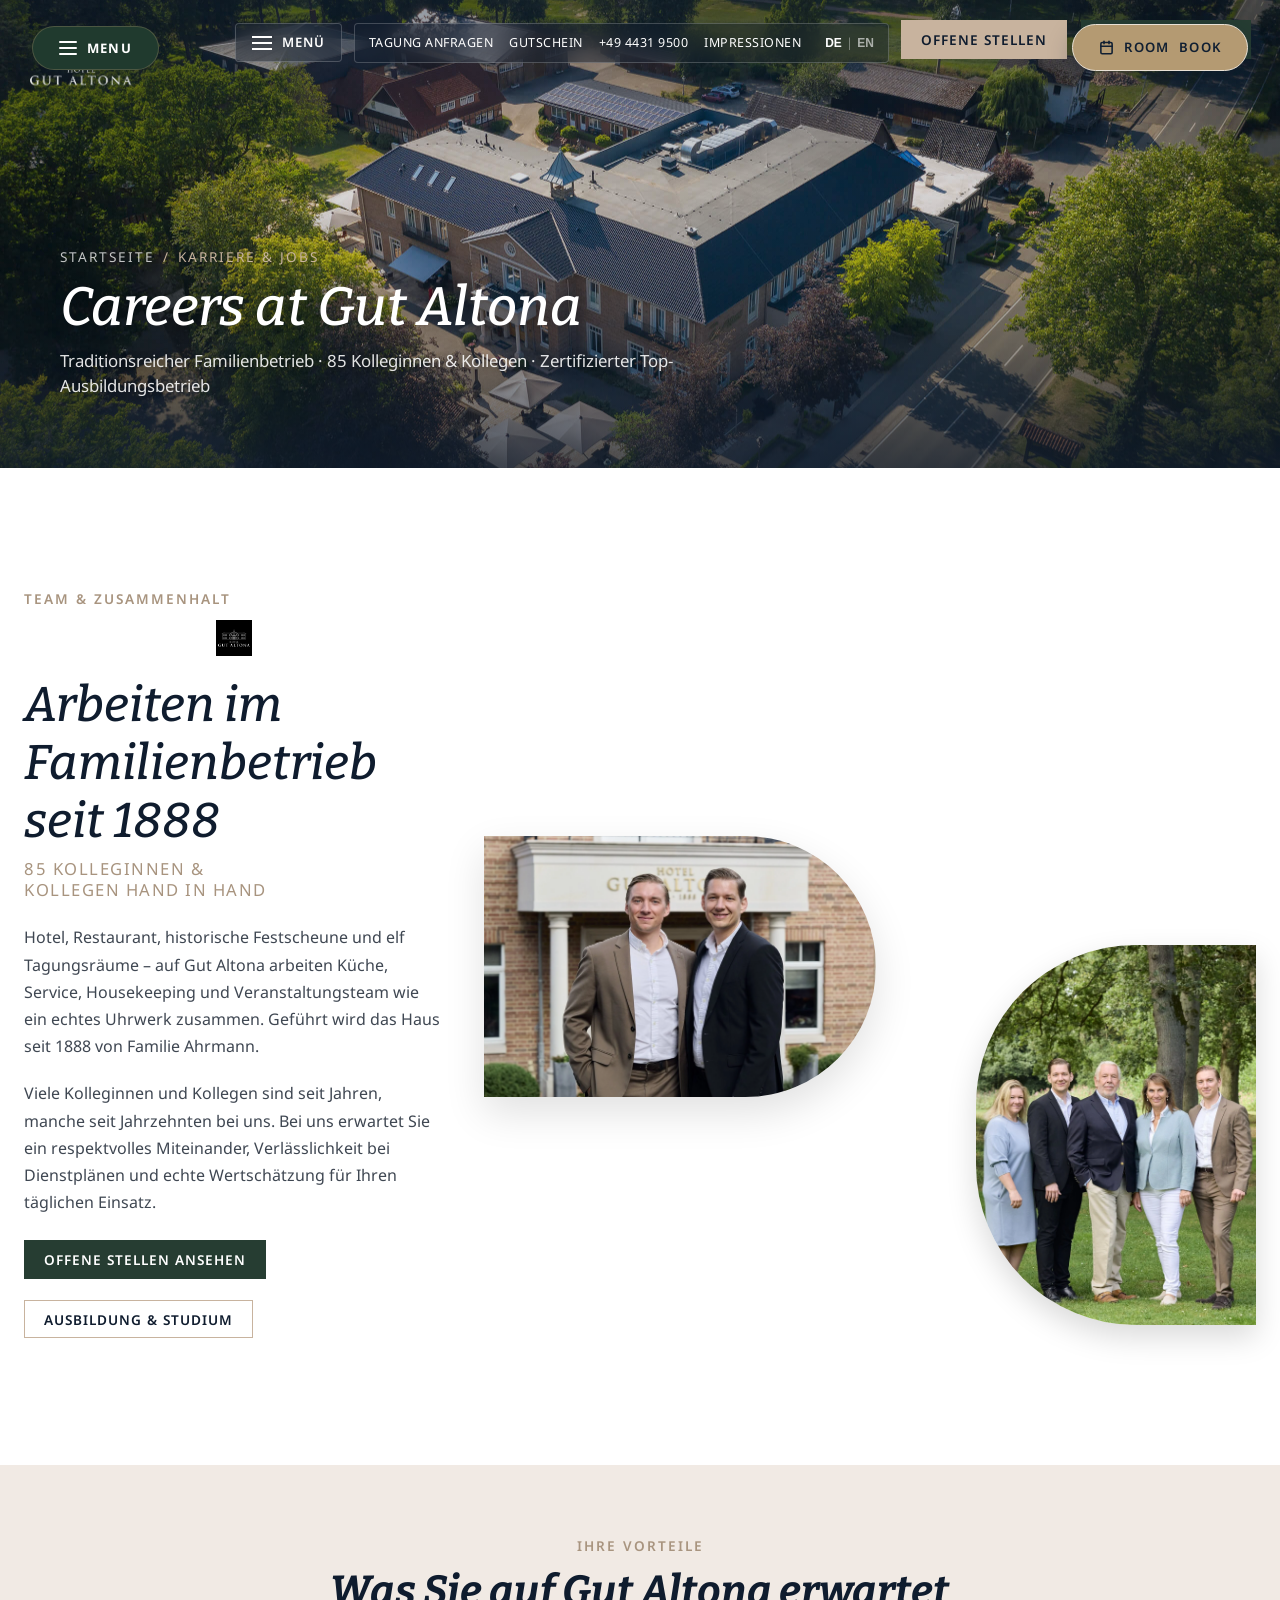
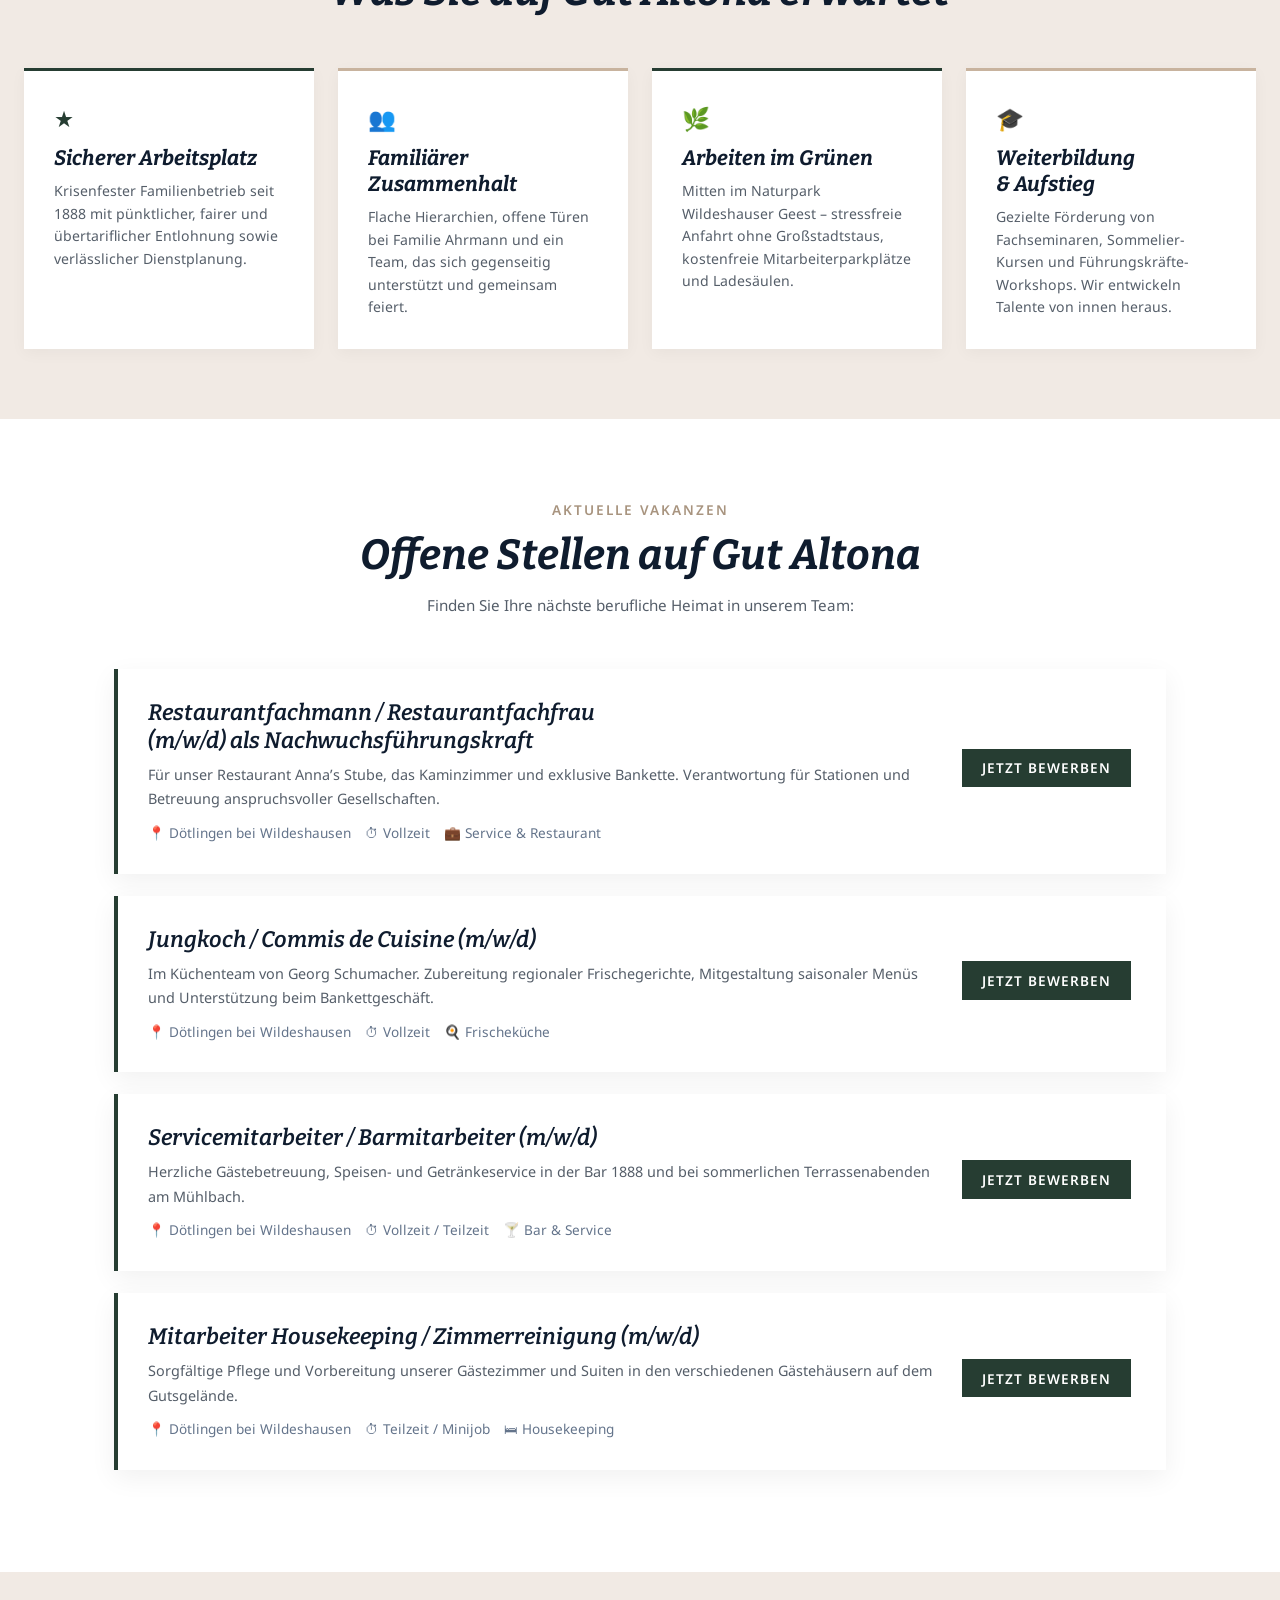
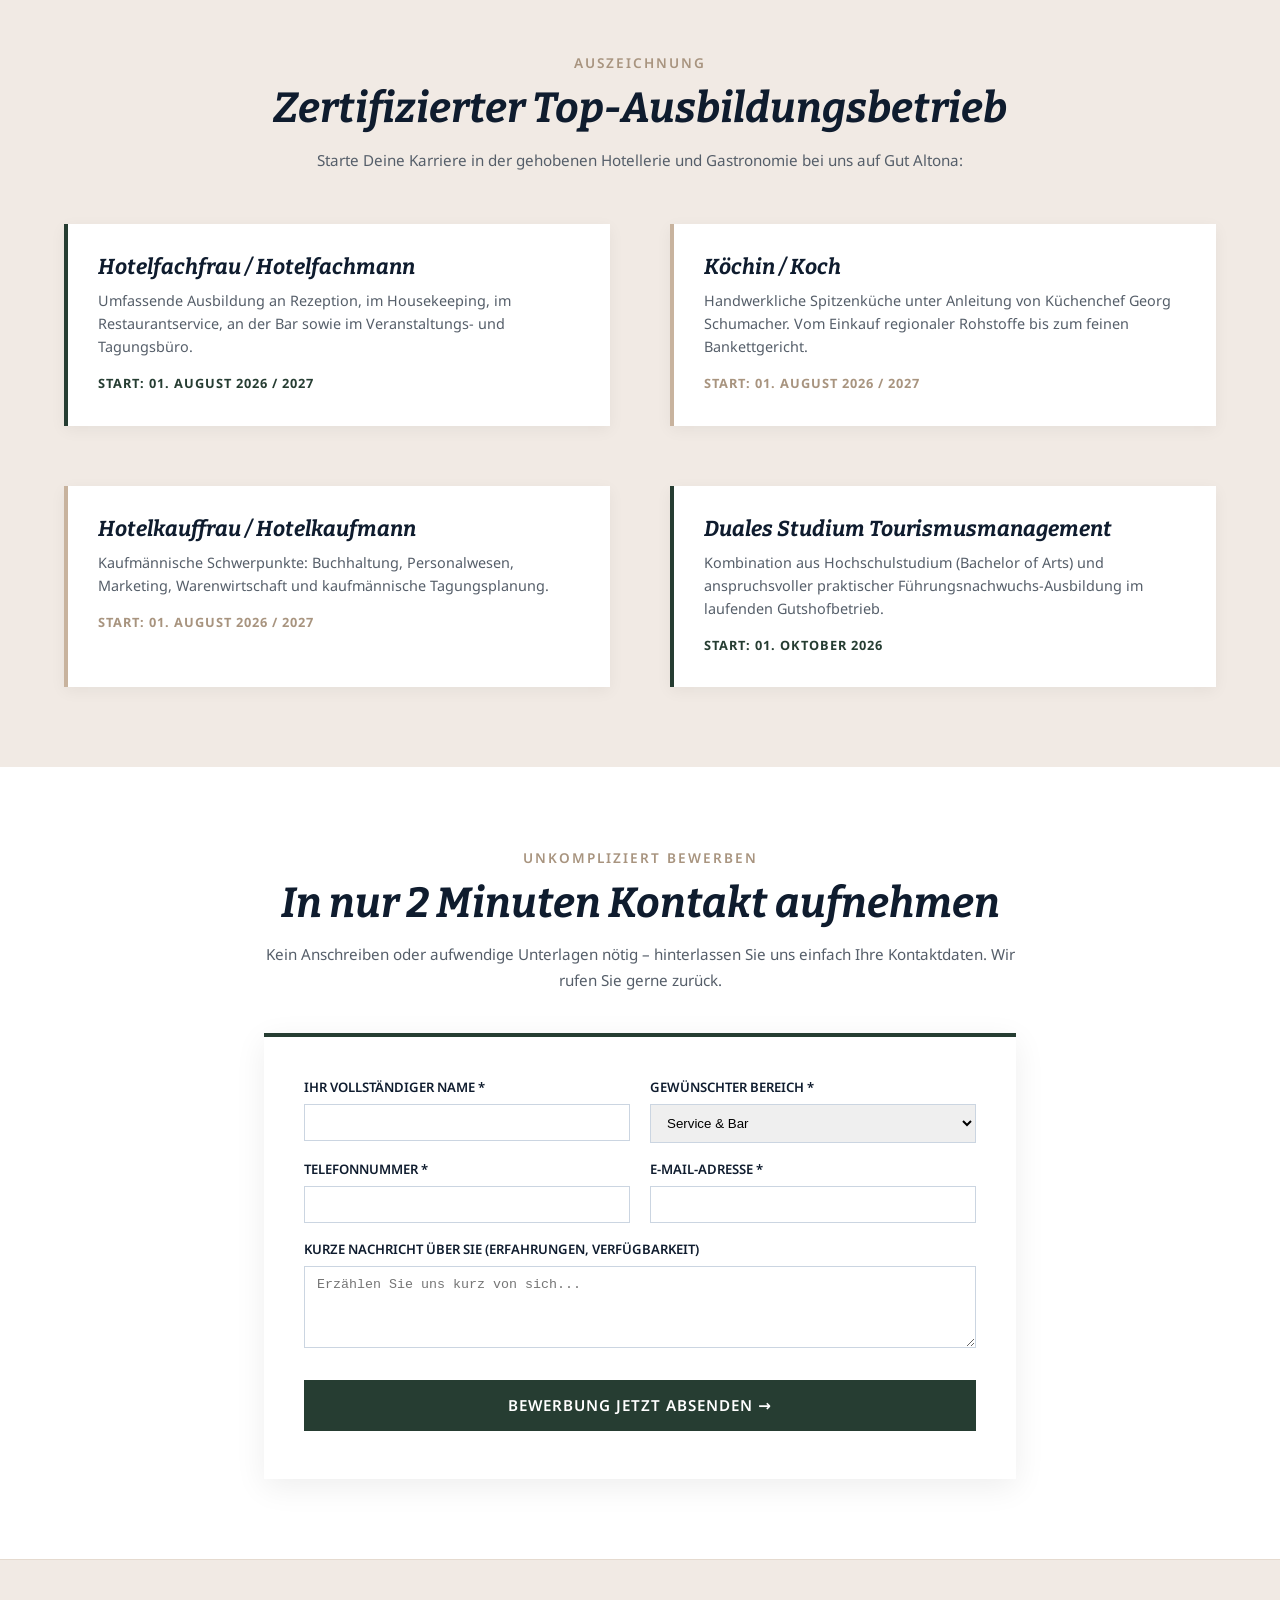
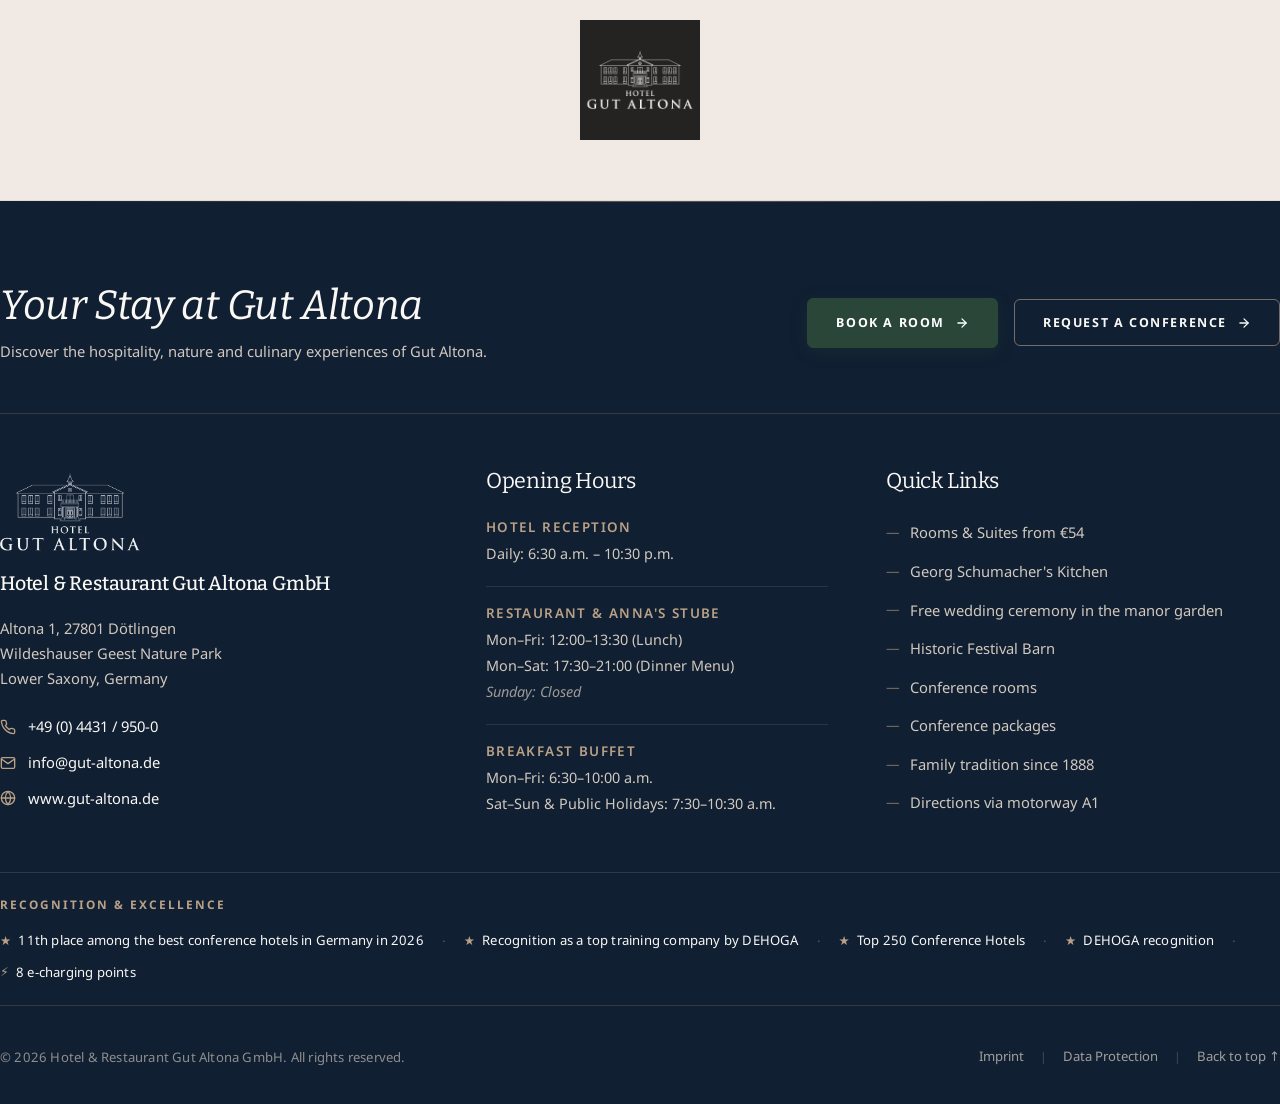
<file: karriere.html>
<!DOCTYPE html>
<html lang="de" class="no-touchevents">
<head>
  <meta charset="UTF-8">
  <meta name="viewport" content="width=device-width, initial-scale=1, viewport-fit=cover">
  <title>Karriere &amp; Ausbildung | Top-Ausbildungsbetrieb Gut Altona Dötlingen</title>
  <meta name="description" content="Werden Sie Teil unseres 85-köpfigen Teams auf Gut Altona: Offene Stellen in Service, Küche, Empfang und ausgezeichnete Ausbildungsplätze in Hotellerie & Gastronomie.">
  <link rel="canonical" href="https://gut-altona.de/stellenangebote/">

  <!-- Stylesheets -->
  <link rel="stylesheet" href="css/style.css">
  <link rel="icon" type="image/png" href="assets/images/ga-symbol-512.png">
  <!-- Centralized Preview Mode Controller -->
  <script src="js/preview-mode.js"></script>
</head>
<body class="site browser- browser--">
  <!-- Floating Navigation Pills (Global Luxury System) -->
  <aside class="floating-nav" aria-label="Schnellnavigation">
    <button id="floatingMenuBtn" class="floating-nav__pill floating-nav__pill--menu" aria-label="Menü öffnen" aria-expanded="false" aria-controls="nav_0">
      <span class="floating-nav__hamburger" aria-hidden="true">
        <span></span><span></span><span></span>
      </span>
      <span class="pill-text">MENU</span>
    </button>
    <a href="https://onepagebooking.com/gut-altona" target="_blank" rel="noopener noreferrer" class="floating-nav__pill floating-nav__pill--book" aria-label="Zimmer buchen">
      <svg width="15" height="15" viewBox="0 0 24 24" fill="none" stroke="currentColor" stroke-width="2.5" stroke-linecap="round" stroke-linejoin="round" aria-hidden="true"><rect x="3" y="4" width="18" height="18" rx="2" ry="2"></rect><line x1="16" y1="2" x2="16" y2="6"></line><line x1="8" y1="2" x2="8" y2="6"></line><line x1="3" y1="10" x2="21" y2="10"></line></svg>
      <span class="pill-text-long">ROOM </span><span>BOOK</span>
    </a>
  </aside>

  <!-- Skip link for accessibility -->
  <a id="skip-link" href="#main" class="visuallyhidden">Zum Inhalt springen</a>

  <!-- Global menu toggle checkbox (Sauerland Stern architecture) -->
  <input type="checkbox" id="global-toggle-menu" class="visuallyhidden" aria-hidden="true" tabindex="-1">

  <!-- ==========================================================================
       HEADER & NAVIGATION (SAUERLAND STERN ARCHITECTURE)
       ========================================================================== -->
  <header id="header" class="header" data-header="true" data-detail="true">
    
    <!-- Floating Logo -->
    <div class="logo logo-svg">
      <a href="index.html" title="Zurück zur Startseite">
        <img src="assets/images/ga-logo-weiss-transparent.png" alt="Hotel &amp; Restaurant Gut Altona" width="120" height="75" class="logo__file" loading="eager" decoding="async">
      </a>
    </div>

    <!-- Top Action Banner -->
    <div class="banner">
      <!-- Menu Button -->
      <label id="navButtonMenu" class="menu-button" for="global-toggle-menu" role="button" tabindex="0" aria-haspopup="true" aria-expanded="false" aria-controls="nav_0" aria-label="Menü öffnen">
        <div class="menu-button__button">
          <div class="menu-button__line top"></div>
          <div class="menu-button__line center"></div>
          <div class="menu-button__line bottom"></div>
        </div>
        <div class="menu-button__text">
          <span class="menu-button__text--open">Menü</span>
          <span class="menu-button__text--close">Schließen</span>
        </div>
      </label>

      <!-- Tools Menu -->
      <div class="tools">
        <ul>
          <li><a href="tagungen.html">Tagung anfragen</a></li>
          <li class="header-voucher"><a href="https://gut-altona.expressgutscheine.net/index.php?product=34" target="_blank" rel="noopener noreferrer"><span>Gutschein</span></a></li>
          <li class="header-tel"><a href="tel:+4944319500"><span>+49 4431 9500</span></a></li>
          <li class="header-gallery"><a href="ueber-uns.html"><span>Impressionen</span></a></li>
          <li style="display:flex;gap:4px;margin-left:8px;">
            <button class="lang-btn active" data-lang="de" style="background:none;border:none;color:#fff;font-size:0.75rem;cursor:pointer;font-weight:bold;">DE</button>
            <span style="color:rgba(255,255,255,0.4);">|</span>
            <button class="lang-btn" data-lang="en" style="background:none;border:none;color:rgba(255,255,255,0.6);font-size:0.75rem;cursor:pointer;font-weight:bold;">EN</button>
          </li>
        </ul>
      </div>

      <!-- Prominent Booking & Request Action Buttons -->
      <div class="nst21-widget article">
        <a class="cta cta--request" href="#offene-stellen">Offene Stellen</a>
        <a class="cta cta--book" href="https://onepagebooking.com/gut-altona" target="_blank" rel="noopener noreferrer">Zimmer buchen</a>
      </div>
    </div>

    <!-- Dropdown Mega Navigation Overlay -->
    <nav id="nav_0" class="nav-level-0" aria-label="Hauptmenü">
      <div class="menu-wrapper">
        <div class="menu-items" id="nav_menu">
          <!-- Left Column -->
          <ul class="main-menu main-menu--left">
            <li class="main-menu-item">
              <div class="main-menu-item-name"><a href="zimmer.html">Hotel &amp; Zimmer</a></div>
              <ul class="sub-menu">
                <li class="sub-menu-overview"><a href="zimmer.html" class="sub-menu-link">Zimmer Übersicht</a></li>
                <li><a href="zimmer.html#all-rooms" class="sub-menu-link">Premium Doppelzimmer (ab 109€)</a></li>
                <li><a href="zimmer.html#all-rooms" class="sub-menu-link">Business Doppelzimmer (ab 99€)</a></li>
                <li><a href="zimmer.html#all-rooms" class="sub-menu-link">Komfort Doppelzimmer (ab 84€)</a></li>
                <li><a href="zimmer.html#all-rooms" class="sub-menu-link">Standard Doppelzimmer (ab 74€)</a></li>
                <li><a href="zimmer.html#all-rooms" class="sub-menu-link">Einzelzimmer (ab 54€)</a></li>
                <li><a href="https://onepagebooking.com/gut-altona" target="_blank" class="sub-menu-link">Online Buchen</a></li>
              </ul>
            </li>

            <li class="main-menu-item">
              <div class="main-menu-item-name"><a href="tagungen.html">Tagungen &amp; Konferenzen</a></div>
              <ul class="sub-menu">
                <li class="sub-menu-overview"><a href="tagungen.html" class="sub-menu-link">Tagungen Übersicht</a></li>
                <li><a href="tagungen.html#raeume" class="sub-menu-link">11 Tagungsräume im Überblick</a></li>
                <li><a href="tagungen.html#raeume" class="sub-menu-link">Katharina &amp; Sophie (bis 250 Pax)</a></li>
                <li><a href="tagungen.html#pauschalen" class="sub-menu-link">Tagungspauschalen ab 71,50 €</a></li>
                <li><a href="tagungen.html" data-modal-open="meeting" class="sub-menu-link">Veranstaltung anfragen</a></li>
              </ul>
            </li>

            <li class="main-menu-item">
              <div class="main-menu-item-name"><a href="feiern-hochzeiten.html">Feste &amp; Hochzeiten</a></div>
              <ul class="sub-menu">
                <li class="sub-menu-overview"><a href="feiern-hochzeiten.html" class="sub-menu-link">Feste &amp; Events Übersicht</a></li>
                <li><a href="feiern-hochzeiten.html" class="sub-menu-link">Freie Trauung im Gutsgarten</a></li>
                <li><a href="feiern-hochzeiten.html#festraeume" class="sub-menu-link">Historische Festscheune (bis 180 Pax)</a></li>
                <li><a href="feiern-hochzeiten.html#festraeume" class="sub-menu-link">Festsaal mit Kronleuchtern (bis 250 Pax)</a></li>
                <li><a href="feiern-hochzeiten.html" class="sub-menu-link">Kohlfahrt-Partys &amp; Scheunenzauber</a></li>
              </ul>
            </li>
          </ul>

          <!-- Right Column -->
          <ul class="main-menu main-menu--right">
            <li class="main-menu-item">
              <div class="main-menu-item-name"><a href="restaurant.html">Kulinarik &amp; Restaurant</a></div>
              <ul class="sub-menu">
                <li class="sub-menu-overview"><a href="restaurant.html" class="sub-menu-link">Kulinarik Übersicht</a></li>
                <li><a href="restaurant.html#bereiche" class="sub-menu-link">Anna’s Stube &amp; Kaminzimmer</a></li>
                <li><a href="restaurant.html#bereiche" class="sub-menu-link">Bar 1888 &amp; Sonnenterrasse</a></li>
                <li><a href="restaurant.html#speisekarte" class="sub-menu-link">Speisekarte &amp; Businesslunch</a></li>
                <li><a href="restaurant.html" data-modal-open="table" class="sub-menu-link">Tisch online reservieren</a></li>
              </ul>
            </li>

            <li class="main-menu-item active">
              <div class="main-menu-item-name"><a href="ueber-uns.html">Über uns &amp; Historie</a></div>
              <ul class="sub-menu">
                <li class="sub-menu-overview"><a href="ueber-uns.html" class="sub-menu-link">Geschichte Übersicht</a></li>
                <li><a href="ueber-uns.html" class="sub-menu-link">1888: Johann Heinrich Ahrmann</a></li>
                <li><a href="ueber-uns.html" class="sub-menu-link">„All to nah“: Woher der Name kommt</a></li>
                <li><a href="ueber-uns.html" class="sub-menu-link">Familie Ahrmann in 5. Generation</a></li>
                <li class="active"><a href="karriere.html" class="sub-menu-link">Karriere &amp; Top-Ausbildung</a></li>
                <li><a href="kontakt.html" class="sub-menu-link">Kontakt &amp; Anreise</a></li>
              </ul>
            </li>

            <li class="main-menu-item">
              <div class="main-menu-item-name"><a href="kontakt.html">Natur &amp; Erholung</a></div>
              <ul class="sub-menu">
                <li><a href="index.html#wellness" class="sub-menu-link">Finnische Sauna &amp; Ruheraum</a></li>
                <li><a href="kontakt.html" class="sub-menu-link">Wanderweg „Huntepadd“ vor der Tür</a></li>
                <li><a href="kontakt.html" class="sub-menu-link">20 Radtouren in der Geest</a></li>
                <li><a href="kontakt.html" class="sub-menu-link">Künstlerdorf Dötlingen</a></li>
              </ul>
            </li>
          </ul>
        </div>
      </div>
    </nav>

    <!-- Subpage Hero Gallery Banner (Matching Sauerland Stern) -->
    <div class="gallery">
      <div id="gid1" class="gal">
        <ul class="slides">
          <li class="slide slide-1 on" style="background-image: url('assets/images/gut-altona-karriere-header.jpg');">
            <div class="slide-content">
              <div class="sub-hero-caption">
                <nav class="sub-hero-breadcrumb" aria-label="Brotkrumennavigation">
                  <a href="index.html">Startseite</a> <span>/</span> <span>Karriere &amp; Jobs</span>
                </nav>
                <h1>Careers at Gut Altona</h1>
                <p class="sub-hero-tagline">
                  Traditionsreicher Familienbetrieb · 85 Kolleginnen &amp; Kollegen · Zertifizierter Top-Ausbildungsbetrieb
                </p>
              </div>
            </div>
          </li>
        </ul>
      </div>
    </div>
  </header>

  <!-- ==========================================================================
       MAIN CONTENT: EXACT SAUERLAND STERN COMPOSITION
       ========================================================================== -->
  <main id="main">

    <!-- SECTION 1: ASYMMETRICAL BOX-DOUBLE (SIGNATURE SAUERLAND STERN LAYOUT) -->
    <section class="grp grp-single grp-layout-box-double grp-bg-none">
      <div class="grp-mem">
        <div class="box-double box-double__left box-double__left--with-preview">
          <div class="box-double__doubel">
            
            <!-- Editorial Text Column -->
            <div class="box-double__text">
              <span style="font-family: var(--font-family-sans); font-size: 0.85rem; text-transform: uppercase; letter-spacing: 2px; color: var(--template-color-accent-dark); font-weight: 600; display: block; margin-bottom: 8px;">
                Team &amp; Zusammenhalt
              </span>
              <h1>Arbeiten im Familienbetrieb seit 1888</h1>
              <h2>85 Kolleginnen &amp; Kollegen Hand in Hand</h2>
              <p>
                Hotel, Restaurant, historische Festscheune und elf Tagungsräume – auf Gut Altona arbeiten Küche, Service, Housekeeping und Veranstaltungsteam wie ein echtes Uhrwerk zusammen. Geführt wird das Haus seit 1888 von Familie Ahrmann.
              </p>
              <p>
                Viele Kolleginnen und Kollegen sind seit Jahren, manche seit Jahrzehnten bei uns. Bei uns erwartet Sie ein respektvolles Miteinander, Verlässlichkeit bei Dienstplänen und echte Wertschätzung für Ihren täglichen Einsatz.
              </p>
              <div style="display: flex; gap: 14px; margin-top: 24px; flex-wrap: wrap;">
                <a class="cta cta--request" href="#offene-stellen">Offene Stellen ansehen</a>
                <a class="cta-secondary" href="#ausbildung">Ausbildung &amp; Studium</a>
              </div>
            </div>

            <!-- Curved Main Photo (border-radius: 0 160px 160px 0) -->
            <div class="box-double__image">
              <img src="assets/images/geschaeftsfuehrung-vincent-malte-ahrmann.webp" alt="Geschäftsführung Vincent & Malte Ahrmann" width="540" height="420" loading="lazy" decoding="async">
            </div>

            <!-- Overlapping Opposing Curved Preview Photo (border-radius: 160px 0 0 160px) -->
            <div class="box-double__preview">
              <img src="assets/images/familie-ahrmann-gut-altona-park-hoch.webp" alt="Familie Ahrmann im Gutspark" width="280" height="380" loading="lazy" decoding="async">
            </div>

          </div>
        </div>
      </div>
    </section>

    <!-- SECTION 2: VORTEILE / BENEFITS (4-GRID MATCHING SAUERLAND STERN) -->
    <section class="grp grp-bg-hell" style="padding: 70px 0;">
      <div class="grp-mem" style="max-width: 1380px; margin: 0 auto; padding: 0 24px;">
        
        <div style="text-align: center; max-width: 800px; margin: 0 auto 50px;">
          <span style="font-family: var(--font-family-sans); font-size: 0.85rem; text-transform: uppercase; letter-spacing: 2px; color: var(--template-color-accent-dark); font-weight: 600; display: block; margin-bottom: 8px;">
            Ihre Vorteile
          </span>
          <h2 style="font-family: var(--font-family-serif); font-size: clamp(28px, 3.5vw, 42px); font-style: italic; color: var(--template-color-ink); margin: 0 0 14px;">
            Was Sie auf Gut Altona erwartet
          </h2>
        </div>

        <div style="display: grid; grid-template-columns: repeat(auto-fit, minmax(260px, 1fr)); gap: 24px;">
          
          <div style="background: #ffffff; padding: 30px; box-shadow: 0 4px 15px rgba(0,0,0,0.04); border-top: 3px solid var(--template-color-primary);">
            <div style="font-size: 1.4rem; color: var(--template-color-primary); margin-bottom: 10px;">★</div>
            <h4 style="font-family: var(--font-family-serif); font-size: 1.3rem; font-style: italic; color: var(--template-color-ink); margin-bottom: 8px;">Sicherer Arbeitsplatz</h4>
            <p style="font-size: 0.88rem; color: #555e69; line-height: 1.6; margin: 0;">
              Krisenfester Familienbetrieb seit 1888 mit pünktlicher, fairer und übertariflicher Entlohnung sowie verlässlicher Dienstplanung.
            </p>
          </div>

          <div style="background: #ffffff; padding: 30px; box-shadow: 0 4px 15px rgba(0,0,0,0.04); border-top: 3px solid var(--template-color-accent);">
            <div style="font-size: 1.4rem; color: var(--template-color-accent); margin-bottom: 10px;">👥</div>
            <h4 style="font-family: var(--font-family-serif); font-size: 1.3rem; font-style: italic; color: var(--template-color-ink); margin-bottom: 8px;">Familiärer Zusammenhalt</h4>
            <p style="font-size: 0.88rem; color: #555e69; line-height: 1.6; margin: 0;">
              Flache Hierarchien, offene Türen bei Familie Ahrmann und ein Team, das sich gegenseitig unterstützt und gemeinsam feiert.
            </p>
          </div>

          <div style="background: #ffffff; padding: 30px; box-shadow: 0 4px 15px rgba(0,0,0,0.04); border-top: 3px solid var(--template-color-primary);">
            <div style="font-size: 1.4rem; color: var(--template-color-primary); margin-bottom: 10px;">🌿</div>
            <h4 style="font-family: var(--font-family-serif); font-size: 1.3rem; font-style: italic; color: var(--template-color-ink); margin-bottom: 8px;">Arbeiten im Grünen</h4>
            <p style="font-size: 0.88rem; color: #555e69; line-height: 1.6; margin: 0;">
              Mitten im Naturpark Wildeshauser Geest – stressfreie Anfahrt ohne Großstadtstaus, kostenfreie Mitarbeiterparkplätze und Ladesäulen.
            </p>
          </div>

          <div style="background: #ffffff; padding: 30px; box-shadow: 0 4px 15px rgba(0,0,0,0.04); border-top: 3px solid var(--template-color-accent);">
            <div style="font-size: 1.4rem; color: var(--template-color-accent); margin-bottom: 10px;">🎓</div>
            <h4 style="font-family: var(--font-family-serif); font-size: 1.3rem; font-style: italic; color: var(--template-color-ink); margin-bottom: 8px;">Weiterbildung &amp; Aufstieg</h4>
            <p style="font-size: 0.88rem; color: #555e69; line-height: 1.6; margin: 0;">
              Gezielte Förderung von Fachseminaren, Sommelier-Kursen und Führungskräfte-Workshops. Wir entwickeln Talente von innen heraus.
            </p>
          </div>

        </div>

      </div>
    </section>

    <!-- SECTION 3: OPEN POSITIONS (JOB CARDS) -->
    <section class="grp grp-single grp-bg-none" id="offene-stellen" style="padding: 80px 0;">
      <div class="grp-mem" style="max-width: 1100px; margin: 0 auto; padding: 0 24px;">
        
        <div style="text-align: center; margin-bottom: 50px;">
          <span style="font-family: var(--font-family-sans); font-size: 0.85rem; text-transform: uppercase; letter-spacing: 2px; color: var(--template-color-accent-dark); font-weight: 600; display: block; margin-bottom: 8px;">
            Aktuelle Vakanzen
          </span>
          <h2 style="font-family: var(--font-family-serif); font-size: clamp(28px, 3.5vw, 42px); font-style: italic; color: var(--template-color-ink); margin: 0 0 12px;">
            Offene Stellen auf Gut Altona
          </h2>
          <p style="font-size: 0.95rem; color: #555e69;">
            Finden Sie Ihre nächste berufliche Heimat in unserem Team:
          </p>
        </div>

        <div>
          
          <!-- Job 1 -->
          <article class="job-card">
            <div>
              <h3 class="job-title">Restaurantfachmann / Restaurantfachfrau (m/w/d) als Nachwuchsführungskraft</h3>
              <p style="font-size: 0.9rem; color: #555e69; margin: 0 0 10px;">
                Für unser Restaurant Anna’s Stube, das Kaminzimmer und exklusive Bankette. Verantwortung für Stationen und Betreuung anspruchsvoller Gesellschaften.
              </p>
              <div class="job-meta">
                <span>📍 Dötlingen bei Wildeshausen</span>
                <span>⏱ Vollzeit</span>
                <span>💼 Service &amp; Restaurant</span>
              </div>
            </div>
            <div>
              <a href="#bewerben" class="cta cta--request">Jetzt bewerben</a>
            </div>
          </article>

          <!-- Job 2 -->
          <article class="job-card">
            <div>
              <h3 class="job-title">Jungkoch / Commis de Cuisine (m/w/d)</h3>
              <p style="font-size: 0.9rem; color: #555e69; margin: 0 0 10px;">
                Im Küchenteam von Georg Schumacher. Zubereitung regionaler Frischegerichte, Mitgestaltung saisonaler Menüs und Unterstützung beim Bankettgeschäft.
              </p>
              <div class="job-meta">
                <span>📍 Dötlingen bei Wildeshausen</span>
                <span>⏱ Vollzeit</span>
                <span>🍳 Frischeküche</span>
              </div>
            </div>
            <div>
              <a href="#bewerben" class="cta cta--request">Jetzt bewerben</a>
            </div>
          </article>

          <!-- Job 3 -->
          <article class="job-card">
            <div>
              <h3 class="job-title">Servicemitarbeiter / Barmitarbeiter (m/w/d)</h3>
              <p style="font-size: 0.9rem; color: #555e69; margin: 0 0 10px;">
                Herzliche Gästebetreuung, Speisen- und Getränkeservice in der Bar 1888 und bei sommerlichen Terrassenabenden am Mühlbach.
              </p>
              <div class="job-meta">
                <span>📍 Dötlingen bei Wildeshausen</span>
                <span>⏱ Vollzeit / Teilzeit</span>
                <span>🍸 Bar &amp; Service</span>
              </div>
            </div>
            <div>
              <a href="#bewerben" class="cta cta--request">Jetzt bewerben</a>
            </div>
          </article>

          <!-- Job 4 -->
          <article class="job-card">
            <div>
              <h3 class="job-title">Mitarbeiter Housekeeping / Zimmerreinigung (m/w/d)</h3>
              <p style="font-size: 0.9rem; color: #555e69; margin: 0 0 10px;">
                Sorgfältige Pflege und Vorbereitung unserer Gästezimmer und Suiten in den verschiedenen Gästehäusern auf dem Gutsgelände.
              </p>
              <div class="job-meta">
                <span>📍 Dötlingen bei Wildeshausen</span>
                <span>⏱ Teilzeit / Minijob</span>
                <span>🛏 Housekeeping</span>
              </div>
            </div>
            <div>
              <a href="#bewerben" class="cta cta--request">Jetzt bewerben</a>
            </div>
          </article>

        </div>

      </div>
    </section>

    <!-- SECTION 4: AUSBILDUNG (TOP AUSBILDUNGSBETRIEB) -->
    <section class="grp grp-bg-hell" id="ausbildung" style="padding: 80px 0;">
      <div class="grp-mem" style="max-width: 1200px; margin: 0 auto; padding: 0 24px;">
        
        <div style="text-align: center; max-width: 800px; margin: 0 auto 50px;">
          <span style="font-family: var(--font-family-sans); font-size: 0.85rem; text-transform: uppercase; letter-spacing: 2px; color: var(--template-color-accent-dark); font-weight: 600; display: block; margin-bottom: 8px;">
            Auszeichnung
          </span>
          <h2 style="font-family: var(--font-family-serif); font-size: clamp(28px, 3.5vw, 42px); font-style: italic; color: var(--template-color-ink); margin: 0 0 14px;">
            Zertifizierter Top-Ausbildungsbetrieb
          </h2>
          <p style="font-size: 0.95rem; color: #555e69;">
            Starte Deine Karriere in der gehobenen Hotellerie und Gastronomie bei uns auf Gut Altona:
          </p>
        </div>

        <div class="spalten-grid-2">
          
          <div style="background: #ffffff; padding: 30px; box-shadow: 0 4px 15px rgba(0,0,0,0.05); border-left: 4px solid var(--template-color-primary);">
            <h4 style="font-family: var(--font-family-serif); font-size: 1.35rem; font-style: italic; color: var(--template-color-ink); margin: 0 0 8px;">Hotelfachfrau / Hotelfachmann</h4>
            <p style="font-size: 0.9rem; color: #555e69; margin-bottom: 12px; line-height: 1.6;">
              Umfassende Ausbildung an Rezeption, im Housekeeping, im Restaurantservice, an der Bar sowie im Veranstaltungs- und Tagungsbüro.
            </p>
            <span style="font-size: 0.8rem; text-transform: uppercase; letter-spacing: 1px; color: var(--template-color-primary); font-weight: 700;">Start: 01. August 2026 / 2027</span>
          </div>

          <div style="background: #ffffff; padding: 30px; box-shadow: 0 4px 15px rgba(0,0,0,0.05); border-left: 4px solid var(--template-color-accent);">
            <h4 style="font-family: var(--font-family-serif); font-size: 1.35rem; font-style: italic; color: var(--template-color-ink); margin: 0 0 8px;">Köchin / Koch</h4>
            <p style="font-size: 0.9rem; color: #555e69; margin-bottom: 12px; line-height: 1.6;">
              Handwerkliche Spitzenküche unter Anleitung von Küchenchef Georg Schumacher. Vom Einkauf regionaler Rohstoffe bis zum feinen Bankettgericht.
            </p>
            <span style="font-size: 0.8rem; text-transform: uppercase; letter-spacing: 1px; color: var(--template-color-accent-dark); font-weight: 700;">Start: 01. August 2026 / 2027</span>
          </div>

          <div style="background: #ffffff; padding: 30px; box-shadow: 0 4px 15px rgba(0,0,0,0.05); border-left: 4px solid var(--template-color-accent);">
            <h4 style="font-family: var(--font-family-serif); font-size: 1.35rem; font-style: italic; color: var(--template-color-ink); margin: 0 0 8px;">Hotelkauffrau / Hotelkaufmann</h4>
            <p style="font-size: 0.9rem; color: #555e69; margin-bottom: 12px; line-height: 1.6;">
              Kaufmännische Schwerpunkte: Buchhaltung, Personalwesen, Marketing, Warenwirtschaft und kaufmännische Tagungsplanung.
            </p>
            <span style="font-size: 0.8rem; text-transform: uppercase; letter-spacing: 1px; color: var(--template-color-accent-dark); font-weight: 700;">Start: 01. August 2026 / 2027</span>
          </div>

          <div style="background: #ffffff; padding: 30px; box-shadow: 0 4px 15px rgba(0,0,0,0.05); border-left: 4px solid var(--template-color-primary);">
            <h4 style="font-family: var(--font-family-serif); font-size: 1.35rem; font-style: italic; color: var(--template-color-ink); margin: 0 0 8px;">Duales Studium Tourismusmanagement</h4>
            <p style="font-size: 0.9rem; color: #555e69; margin-bottom: 12px; line-height: 1.6;">
              Kombination aus Hochschulstudium (Bachelor of Arts) und anspruchsvoller praktischer Führungsnachwuchs-Ausbildung im laufenden Gutshofbetrieb.
            </p>
            <span style="font-size: 0.8rem; text-transform: uppercase; letter-spacing: 1px; color: var(--template-color-primary); font-weight: 700;">Start: 01. Oktober 2026</span>
          </div>

        </div>

      </div>
    </section>

    <!-- SECTION 5: SCHNELLBEWERBUNG (FORM) -->
    <section class="grp grp-single grp-bg-none" id="bewerben" style="padding: 80px 0;">
      <div class="grp-mem" style="max-width: 800px; margin: 0 auto; padding: 0 24px;">
        
        <div style="text-align: center; margin-bottom: 40px;">
          <span style="font-family: var(--font-family-sans); font-size: 0.85rem; text-transform: uppercase; letter-spacing: 2px; color: var(--template-color-accent-dark); font-weight: 600; display: block; margin-bottom: 8px;">
            Unkompliziert bewerben
          </span>
          <h2 style="font-family: var(--font-family-serif); font-size: clamp(28px, 3.5vw, 42px); font-style: italic; color: var(--template-color-ink); margin: 0 0 12px;">
            In nur 2 Minuten Kontakt aufnehmen
          </h2>
          <p style="font-size: 0.95rem; color: #555e69;">
            Kein Anschreiben oder aufwendige Unterlagen nötig – hinterlassen Sie uns einfach Ihre Kontaktdaten. Wir rufen Sie gerne zurück.
          </p>
        </div>

        <form style="background: #ffffff; padding: 40px; box-shadow: 0 8px 30px rgba(0,0,0,0.07); border-top: 4px solid var(--template-color-primary);" onsubmit="event.preventDefault(); alert('Vielen Dank für Ihre Bewerbung! Familie Ahrmann und unser Team werden sich innerhalb von 48 Stunden telefonisch bei Ihnen melden.'); this.reset();">
          
          <div style="display: grid; grid-template-columns: 1fr 1fr; gap: 20px; margin-bottom: 16px;">
            <div>
              <label style="display: block; font-size: 0.82rem; text-transform: uppercase; font-weight: 600; margin-bottom: 6px;">Ihr vollständiger Name *</label>
              <input type="text" style="width: 100%; padding: 10px 12px; border: 1px solid #cbd5e1;" required>
            </div>
            <div>
              <label style="display: block; font-size: 0.82rem; text-transform: uppercase; font-weight: 600; margin-bottom: 6px;">Gewünschter Bereich *</label>
              <select style="width: 100%; padding: 10px 12px; border: 1px solid #cbd5e1;" required>
                <option value="service">Service &amp; Bar</option>
                <option value="kueche">Küche / Koch</option>
                <option value="hotel">Empfang / Rezeption</option>
                <option value="housekeeping">Housekeeping / Zimmer</option>
                <option value="ausbildung">Ausbildung 2026 / 2027</option>
                <option value="duales_studium">Duales Studium Tourismus</option>
                <option value="initiativ">Initiativbewerbung</option>
              </select>
            </div>
          </div>

          <div style="display: grid; grid-template-columns: 1fr 1fr; gap: 20px; margin-bottom: 16px;">
            <div>
              <label style="display: block; font-size: 0.82rem; text-transform: uppercase; font-weight: 600; margin-bottom: 6px;">Telefonnummer *</label>
              <input type="tel" style="width: 100%; padding: 10px 12px; border: 1px solid #cbd5e1;" required>
            </div>
            <div>
              <label style="display: block; font-size: 0.82rem; text-transform: uppercase; font-weight: 600; margin-bottom: 6px;">E-Mail-Adresse *</label>
              <input type="email" style="width: 100%; padding: 10px 12px; border: 1px solid #cbd5e1;" required>
            </div>
          </div>

          <div style="margin-bottom: 24px;">
            <label style="display: block; font-size: 0.82rem; text-transform: uppercase; font-weight: 600; margin-bottom: 6px;">Kurze Nachricht über Sie (Erfahrungen, Verfügbarkeit)</label>
            <textarea rows="4" style="width: 100%; padding: 10px 12px; border: 1px solid #cbd5e1;" placeholder="Erzählen Sie uns kurz von sich..."></textarea>
          </div>

          <button type="submit" class="cta cta--request" style="width: 100%; padding: 14px; font-size: 0.95rem;">Bewerbung jetzt absenden →</button>
        </form>

      </div>
    </section>

    <!-- SECTION 6: WATERMARK CREST -->
    <section class="grp-bg-logo">
      <img src="assets/images/ga-symbol-512.png" alt="Gut Altona Wappen" width="120" height="120" loading="lazy">
    </section>

  </main>

  <!-- ==========================================================================
       GLOBAL LUXURY FOOTER (MATCHING DESIGN SYSTEM SPECIFICATION)
       ========================================================================== -->
  <footer id="footer" class="luxury-footer" role="contentinfo" aria-label="Website-Fußbereich">
    <div class="luxury-footer__inner">

      <!-- 1. Top Call-to-Action Bar -->
      <section class="footer-cta-banner" aria-label="Direkt buchen und anfragen">
        <div class="footer-cta-banner__text">
          <h2 class="footer-cta-banner__headline">Your Stay at Gut Altona</h2>
          <p class="footer-cta-banner__subline">Discover the hospitality, nature and culinary experiences of Gut Altona.</p>
        </div>
        <div class="footer-cta-banner__actions">
          <a href="https://onepagebooking.com/gut-altona" target="_blank" rel="noopener noreferrer" class="footer-btn footer-btn--primary">
            <span>Book a Room</span>
            <svg width="14" height="14" viewBox="0 0 24 24" fill="none" stroke="currentColor" stroke-width="2.2" stroke-linecap="round" stroke-linejoin="round" aria-hidden="true"><path d="M5 12h14"></path><path d="m12 5 7 7-7 7"></path></svg>
          </a>
          <button type="button" class="footer-btn footer-btn--secondary" data-modal-open="meeting">
            <span>Request a Conference</span>
            <svg width="14" height="14" viewBox="0 0 24 24" fill="none" stroke="currentColor" stroke-width="2.2" stroke-linecap="round" stroke-linejoin="round" aria-hidden="true"><path d="M5 12h14"></path><path d="m12 5 7 7-7 7"></path></svg>
          </button>
        </div>
      </section>

      <!-- 2. Main Middle Section: Information in Three Columns -->
      <div class="footer-main-grid">

        <!-- COLUMN 1: CONTACT & LOCATION (Brand Identity) -->
        <div class="footer-column footer-column--brand">
          <div class="footer-brand-header">
            <a href="index.html" class="footer-logo-link" aria-label="Gut Altona Startseite">
              <img src="assets/images/ga-logo-weiss-transparent.png" alt="Gut Altona Hotel &amp; Restaurant" class="footer-brand-logo" width="150" height="95" loading="lazy">
            </a>
            <h3 class="footer-company-name">Hotel &amp; Restaurant Gut Altona GmbH</h3>
          </div>
          
          <address class="footer-address-block">
            <span class="footer-address-line">Altona 1, 27801 Dötlingen</span>
            <span class="footer-address-line">Wildeshauser Geest Nature Park</span>
            <span class="footer-address-line">Lower Saxony, Germany</span>
          </address>

          <div class="footer-contact-details">
            <a href="tel:+4944319500" class="footer-contact-link" aria-label="Telefonnummer anrufen">
              <svg width="16" height="16" viewBox="0 0 24 24" fill="none" stroke="currentColor" stroke-width="2" stroke-linecap="round" stroke-linejoin="round" aria-hidden="true"><path d="M22 16.92v3a2 2 0 0 1-2.18 2 19.79 19.79 0 0 1-8.63-3.07 19.5 19.5 0 0 1-6-6 19.79 19.79 0 0 1-3.07-8.67A2 2 0 0 1 4.11 2h3a2 2 0 0 1 2 1.72 12.84 12.84 0 0 0 .7 2.81 2 2 0 0 1-.45 2.11L8.09 9.91a16 16 0 0 0 6 6l1.27-1.27a2 2 0 0 1 2.11-.45 12.84 12.84 0 0 0 2.81.7A2 2 0 0 1 22 16.92z"></path></svg>
              <span>+49 (0) 4431 / 950-0</span>
            </a>
            <a href="mailto:info@gut-altona.de" class="footer-contact-link" aria-label="E-Mail senden">
              <svg width="16" height="16" viewBox="0 0 24 24" fill="none" stroke="currentColor" stroke-width="2" stroke-linecap="round" stroke-linejoin="round" aria-hidden="true"><path d="M4 4h16c1.1 0 2 .9 2 2v12c0 1.1-.9 2-2 2H4c-1.1 0-2-.9-2-2V6c0-1.1.9-2 2-2z"></path><polyline points="22,6 12,13 2,6"></polyline></svg>
              <span>info@gut-altona.de</span>
            </a>
            <a href="https://gut-altona.de" target="_blank" rel="noopener noreferrer" class="footer-contact-link" aria-label="Offizielle Website aufrufen">
              <svg width="16" height="16" viewBox="0 0 24 24" fill="none" stroke="currentColor" stroke-width="2" stroke-linecap="round" stroke-linejoin="round" aria-hidden="true"><circle cx="12" cy="12" r="10"></circle><line x1="2" y1="12" x2="22" y2="12"></line><path d="M12 2a15.3 15.3 0 0 1 4 10 15.3 15.3 0 0 1-4 10 15.3 15.3 0 0 1-4-10 15.3 15.3 0 0 1 4-10z"></path></svg>
              <span>www.gut-altona.de</span>
            </a>
          </div>
        </div>

        <!-- COLUMN 2: OPENING HOURS -->
        <div class="footer-column footer-column--hours">
          <h3 class="footer-col-title">Opening Hours</h3>

          <div class="footer-hours-group">
            <h4 class="footer-hours-heading">Hotel Reception</h4>
            <p class="footer-hours-text">Daily: 6:30 a.m. – 10:30 p.m.</p>
          </div>

          <div class="footer-hours-group">
            <h4 class="footer-hours-heading">Restaurant &amp; Anna's Stube</h4>
            <p class="footer-hours-text">Mon–Fri: 12:00–13:30 (Lunch)</p>
            <p class="footer-hours-text">Mon–Sat: 17:30–21:00 (Dinner Menu)</p>
            <p class="footer-hours-text footer-hours-text--closed">Sunday: Closed</p>
          </div>

          <div class="footer-hours-group">
            <h4 class="footer-hours-heading">Breakfast Buffet</h4>
            <p class="footer-hours-text">Mon–Fri: 6:30–10:00 a.m.</p>
            <p class="footer-hours-text">Sat–Sun &amp; Public Holidays: 7:30–10:30 a.m.</p>
          </div>
        </div>

        <!-- COLUMN 3: QUICK LINKS -->
        <div class="footer-column footer-column--links">
          <h3 class="footer-col-title">Quick Links</h3>
          <ul class="footer-nav-list">
            <li><a href="zimmer.html" class="footer-nav-link">Rooms &amp; Suites from €54</a></li>
            <li><a href="restaurant.html" class="footer-nav-link">Georg Schumacher's Kitchen</a></li>
            <li><a href="feiern-hochzeiten.html" class="footer-nav-link">Free wedding ceremony in the manor garden</a></li>
            <li><a href="feiern-hochzeiten.html#festraeume" class="footer-nav-link">Historic Festival Barn</a></li>
            <li><a href="tagungen.html" class="footer-nav-link">Conference rooms</a></li>
            <li><a href="tagungen.html#pauschalen" class="footer-nav-link">Conference packages</a></li>
            <li><a href="ueber-uns.html" class="footer-nav-link">Family tradition since 1888</a></li>
            <li><a href="kontakt.html" class="footer-nav-link">Directions via motorway A1</a></li>
          </ul>
        </div>

      </div>

      <!-- 3. Awards & Recognition (Horizontal Strip beneath Three Columns) -->
      <div class="footer-awards-strip" aria-label="Auszeichnungen und Anerkennungen">
        <span class="footer-awards-label">Recognition &amp; Excellence</span>
        <div class="footer-awards-items">
          <span class="footer-award-badge">
            <span class="footer-award-icon">★</span>
            <span class="footer-award-text">11th place among the best conference hotels in Germany in 2026</span>
          </span>
          <span class="footer-award-sep" aria-hidden="true">·</span>
          <span class="footer-award-badge">
            <span class="footer-award-icon">★</span>
            <span class="footer-award-text">Recognition as a top training company by DEHOGA</span>
          </span>
          <span class="footer-award-sep" aria-hidden="true">·</span>
          <span class="footer-award-badge">
            <span class="footer-award-icon">★</span>
            <span class="footer-award-text">Top 250 Conference Hotels</span>
          </span>
          <span class="footer-award-sep" aria-hidden="true">·</span>
          <span class="footer-award-badge">
            <span class="footer-award-icon">★</span>
            <span class="footer-award-text">DEHOGA recognition</span>
          </span>
          <span class="footer-award-sep" aria-hidden="true">·</span>
          <span class="footer-award-badge">
            <span class="footer-award-icon">⚡</span>
            <span class="footer-award-text">8 e-charging points</span>
          </span>
        </div>
      </div>

      <!-- 4. Bottom Legal Section -->
      <div class="footer-legal-bar">
        <p class="footer-copyright">
          &copy; 2026 Hotel &amp; Restaurant Gut Altona GmbH. All rights reserved.
        </p>
        <div class="footer-legal-links">
          <a href="kontakt.html#impressum" class="footer-legal-link">Imprint</a>
          <span class="footer-legal-sep" aria-hidden="true">|</span>
          <a href="kontakt.html#datenschutz" class="footer-legal-link">Data Protection</a>
          <span class="footer-legal-sep" aria-hidden="true">|</span>
          <a href="#header" class="footer-legal-link footer-back-to-top">Back to top ↑</a>
        </div>
      </div>

    </div>
  </footer>

  <!-- ==========================================================================
       INTERACTIVE MODALS: MEETING & TABLE RESERVATION
       ========================================================================== -->
  <!-- Meeting Request Modal -->
  <dialog id="meetingModal" class="interactive-modal" aria-labelledby="modalMeetingTitle">
    <div class="modal-card">
      <button type="button" class="modal-close" data-modal-close aria-label="Schließen">&times;</button>
      <div class="modal-header">
        <span class="modal-badge">Tagungsplanung 2026</span>
        <h3 id="modalMeetingTitle">Tagung oder Event auf Gut Altona anfragen</h3>
        <p>11 tageslichtdurchflutete Räume für bis zu 250 Personen · Pauschalen ab 71,50 €</p>
      </div>
      <form class="modal-form" onsubmit="event.preventDefault(); alert('Vielen Dank für Ihre Tagungsanfrage! Das Veranstaltungsteam von Gut Altona wird sich innerhalb von 24 Stunden bei Ihnen melden.'); this.closest('dialog').close();">
        <div class="form-grid">
          <div class="form-group">
            <label for="m_name">Ihr Name / Ansprechpartner *</label>
            <input type="text" id="m_name" required placeholder="z. B. Julia Becker">
          </div>
          <div class="form-group">
            <label for="m_company">Unternehmen / Organisation</label>
            <input type="text" id="m_company" placeholder="z. B. Musterfirma GmbH">
          </div>
          <div class="form-group">
            <label for="m_email">E-Mail-Adresse *</label>
            <input type="email" id="m_email" required placeholder="becker@musterfirma.de">
          </div>
          <div class="form-group">
            <label for="m_phone">Telefonnummer *</label>
            <input type="tel" id="m_phone" required placeholder="+49 ...">
          </div>
          <div class="form-group">
            <label for="m_date">Gewünschtes Datum / Zeitraum</label>
            <input type="date" id="m_date">
          </div>
          <div class="form-group">
            <label for="m_pax">Teilnehmerzahl (ca.)</label>
            <select id="m_pax">
              <option value="bis 10">2 bis 10 Personen (Vorstandszimmer)</option>
              <option value="10-30" selected>10 bis 30 Personen (z.B. Raum Sophie)</option>
              <option value="30-80">30 bis 80 Personen (z.B. Raum Katharina)</option>
              <option value="80-250">80 bis 250 Personen (Katharina &amp; Sophie)</option>
            </select>
          </div>
        </div>
        <div class="form-group" style="margin-top: 14px;">
          <label for="m_notes">Ihre Nachricht / Wünsche zur Veranstaltung</label>
          <textarea id="m_notes" rows="3" placeholder="Gewünschte Bestuhlung, Übernachtungsbedarf, Medientechnik oder Catering-Wünsche..."></textarea>
        </div>
        <div class="modal-actions">
          <button type="button" class="cta-secondary" data-modal-close>Abbrechen</button>
          <button type="submit" class="cta cta--royal">Unverbindlich anfragen</button>
        </div>
      </form>
    </div>
  </dialog>

  <!-- Table Reservation Modal -->
  <dialog id="tableModal" class="interactive-modal" aria-labelledby="modalTableTitle">
    <div class="modal-card">
      <button type="button" class="modal-close" data-modal-close aria-label="Schließen">&times;</button>
      <div class="modal-header">
        <span class="modal-badge">Restaurant &amp; Anna’s Stube</span>
        <h3 id="modalTableTitle">Tisch reservieren auf Gut Altona</h3>
        <p>Regionale Frischeküche von Küchenchef Georg Schumacher</p>
      </div>
      <form class="modal-form" onsubmit="event.preventDefault(); alert('Vielen Dank für Ihre Tischreservierung! Wir haben Ihre Anfrage vermerkt und freuen uns auf Ihren Besuch.'); this.closest('dialog').close();">
        <div class="form-grid">
          <div class="form-group">
            <label for="t_name">Ihr Name *</label>
            <input type="text" id="t_name" required placeholder="z. B. Thomas Weber">
          </div>
          <div class="form-group">
            <label for="t_phone">Telefonnummer *</label>
            <input type="tel" id="t_phone" required placeholder="+49 ...">
          </div>
          <div class="form-group">
            <label for="t_email">E-Mail-Adresse *</label>
            <input type="email" id="t_email" required placeholder="weber@beispiel.de">
          </div>
          <div class="form-group">
            <label for="t_pax">Personenanzahl *</label>
            <select id="t_pax" required>
              <option value="1">1 Person</option>
              <option value="2" selected>2 Personen</option>
              <option value="3-4">3 bis 4 Personen</option>
              <option value="5-8">5 bis 8 Personen</option>
              <option value="9+">Größere Gruppe (ab 9 Personen)</option>
            </select>
          </div>
          <div class="form-group">
            <label for="t_date">Datum *</label>
            <input type="date" id="t_date" required>
          </div>
          <div class="form-group">
            <label for="t_time">Uhrzeit *</label>
            <select id="t_time" required>
              <option value="12:00">12:00 Uhr (Businesslunch)</option>
              <option value="12:30">12:30 Uhr (Businesslunch)</option>
              <option value="13:00">13:00 Uhr (Businesslunch)</option>
              <option value="17:30">17:30 Uhr (Abendkarte)</option>
              <option value="18:00" selected>18:00 Uhr (Abendkarte)</option>
              <option value="18:30">18:30 Uhr (Abendkarte)</option>
              <option value="19:00">19:00 Uhr (Abendkarte)</option>
              <option value="19:30">19:30 Uhr (Abendkarte)</option>
              <option value="20:00">20:00 Uhr (Abendkarte)</option>
            </select>
          </div>
        </div>
        <div class="form-group" style="margin-top: 14px;">
          <label for="t_area">Bevorzugter Bereich</label>
          <select id="t_area">
            <option value="egal" selected>Keine Präferenz / Bester freier Tisch</option>
            <option value="annas">Anna’s Stube</option>
            <option value="kamin">Kaminzimmer (gemütlich)</option>
            <option value="terrasse">Sonnenterrasse am Mühlbach (witterungsabhängig)</option>
          </select>
        </div>
        <div class="form-group" style="margin-top: 14px;">
          <label for="t_notes">Besondere Wünsche oder Unverträglichkeiten</label>
          <textarea id="t_notes" rows="2" placeholder="z. B. Geburtstag, Hochstuhl benötigt, Allergien..."></textarea>
        </div>
        <div class="modal-actions">
          <button type="button" class="cta-secondary" data-modal-close>Abbrechen</button>
          <button type="submit" class="cta cta--royal">Tisch verbindlich reservieren</button>
        </div>
      </form>
    </div>
  </dialog>

  <!-- JavaScript -->
  <script src="js/main.js"></script>
</body>
</html>
</file>
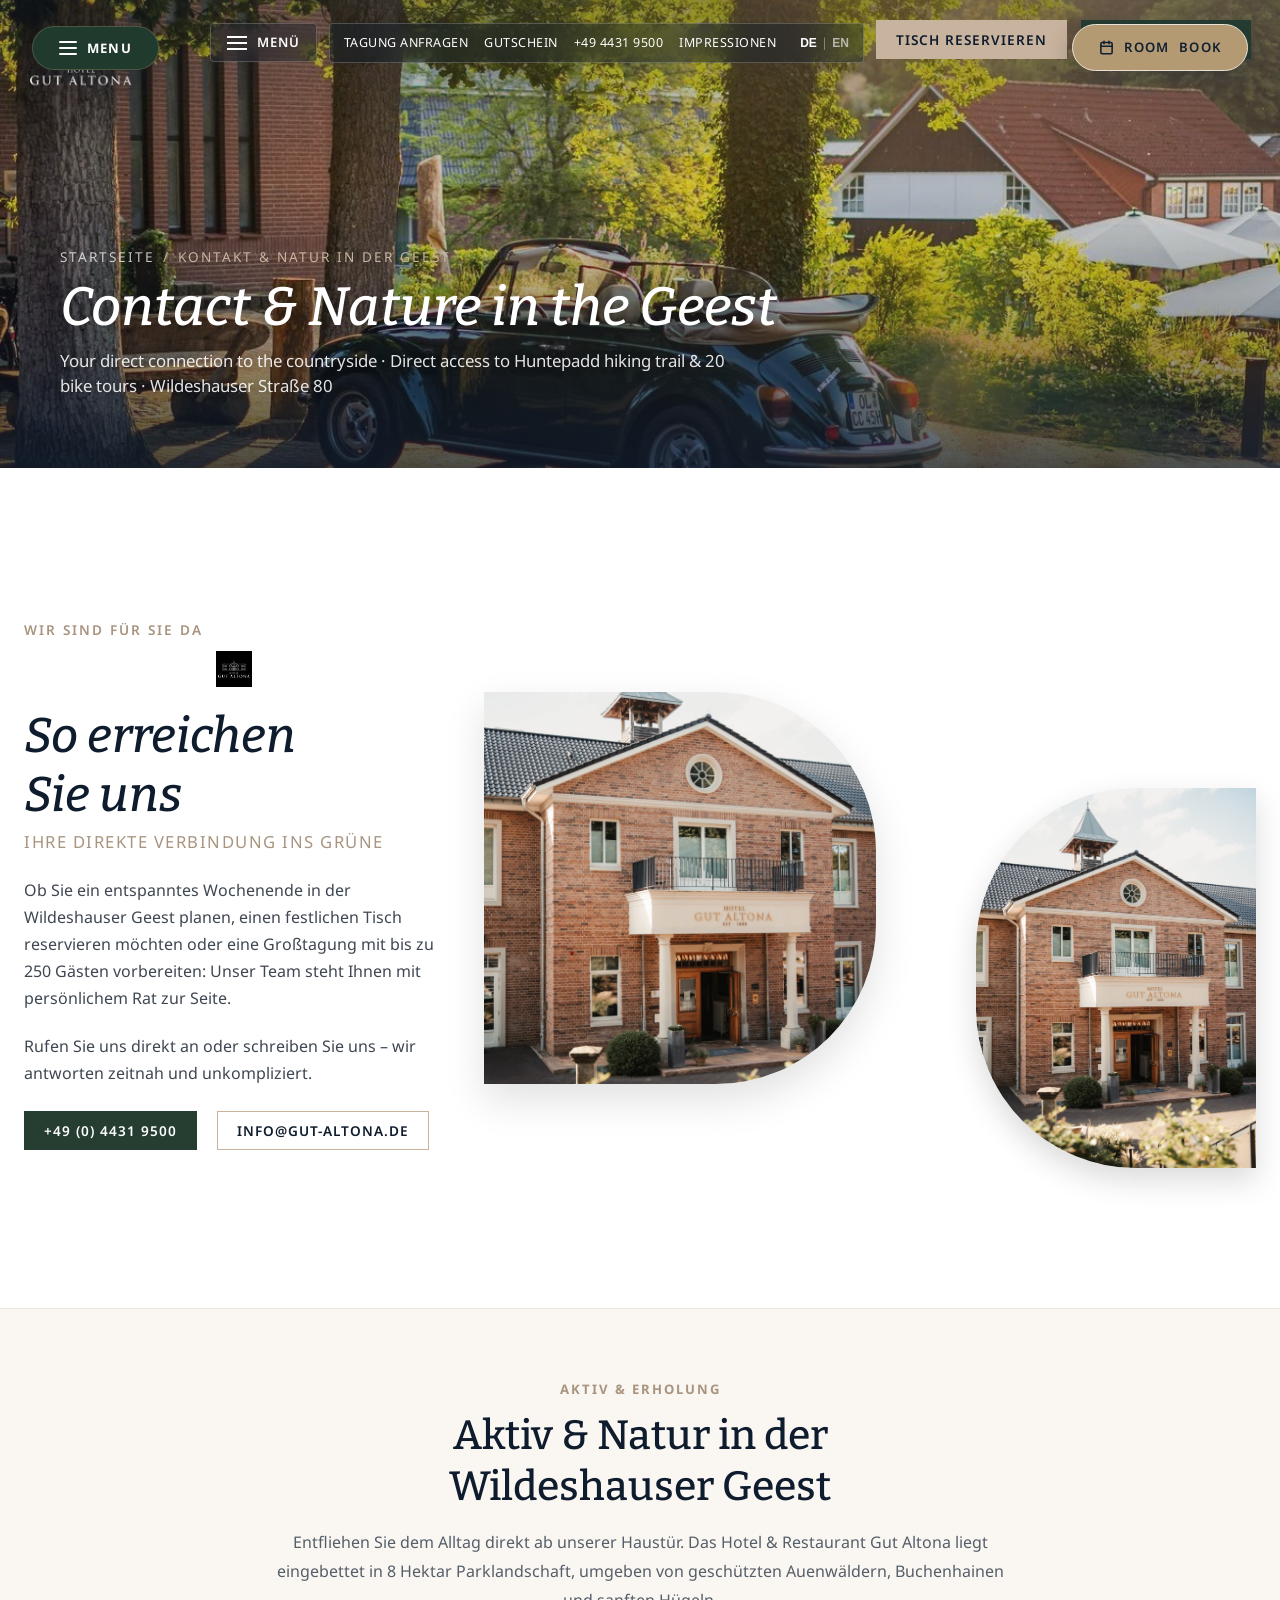
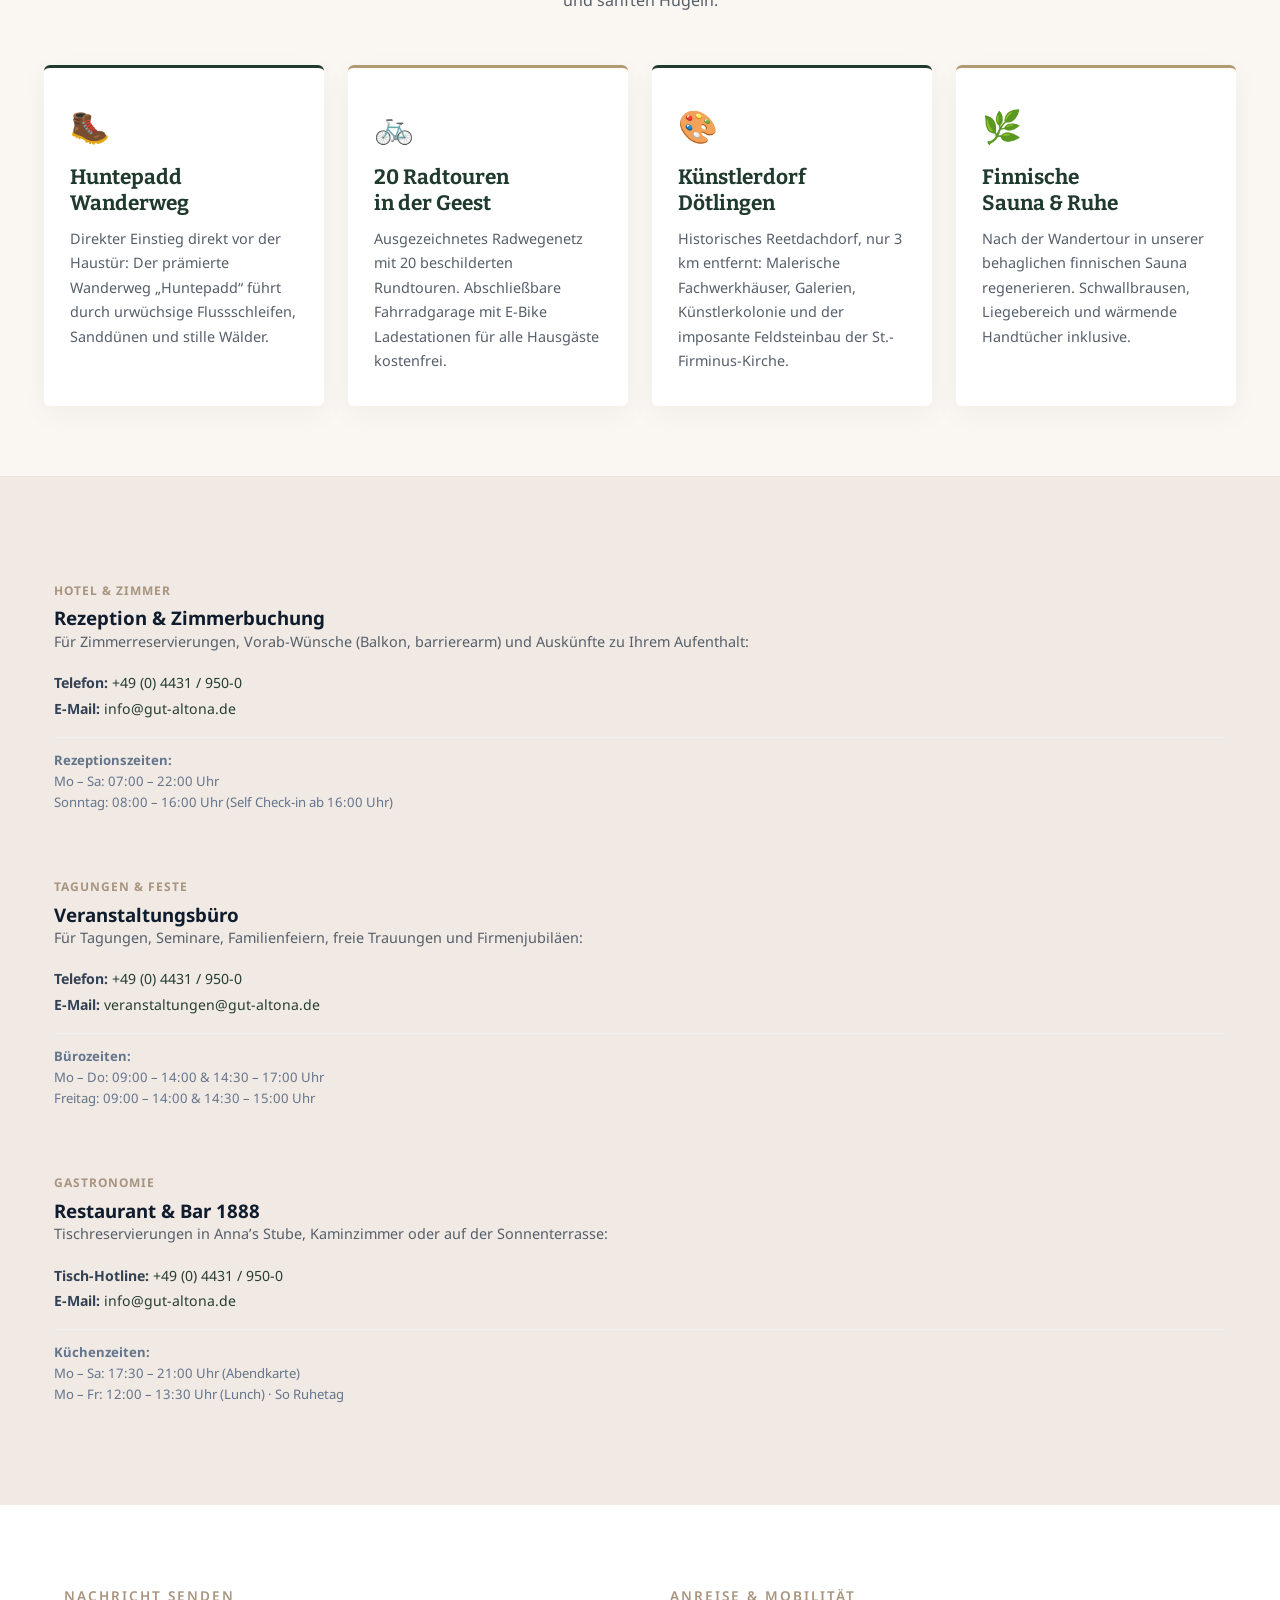
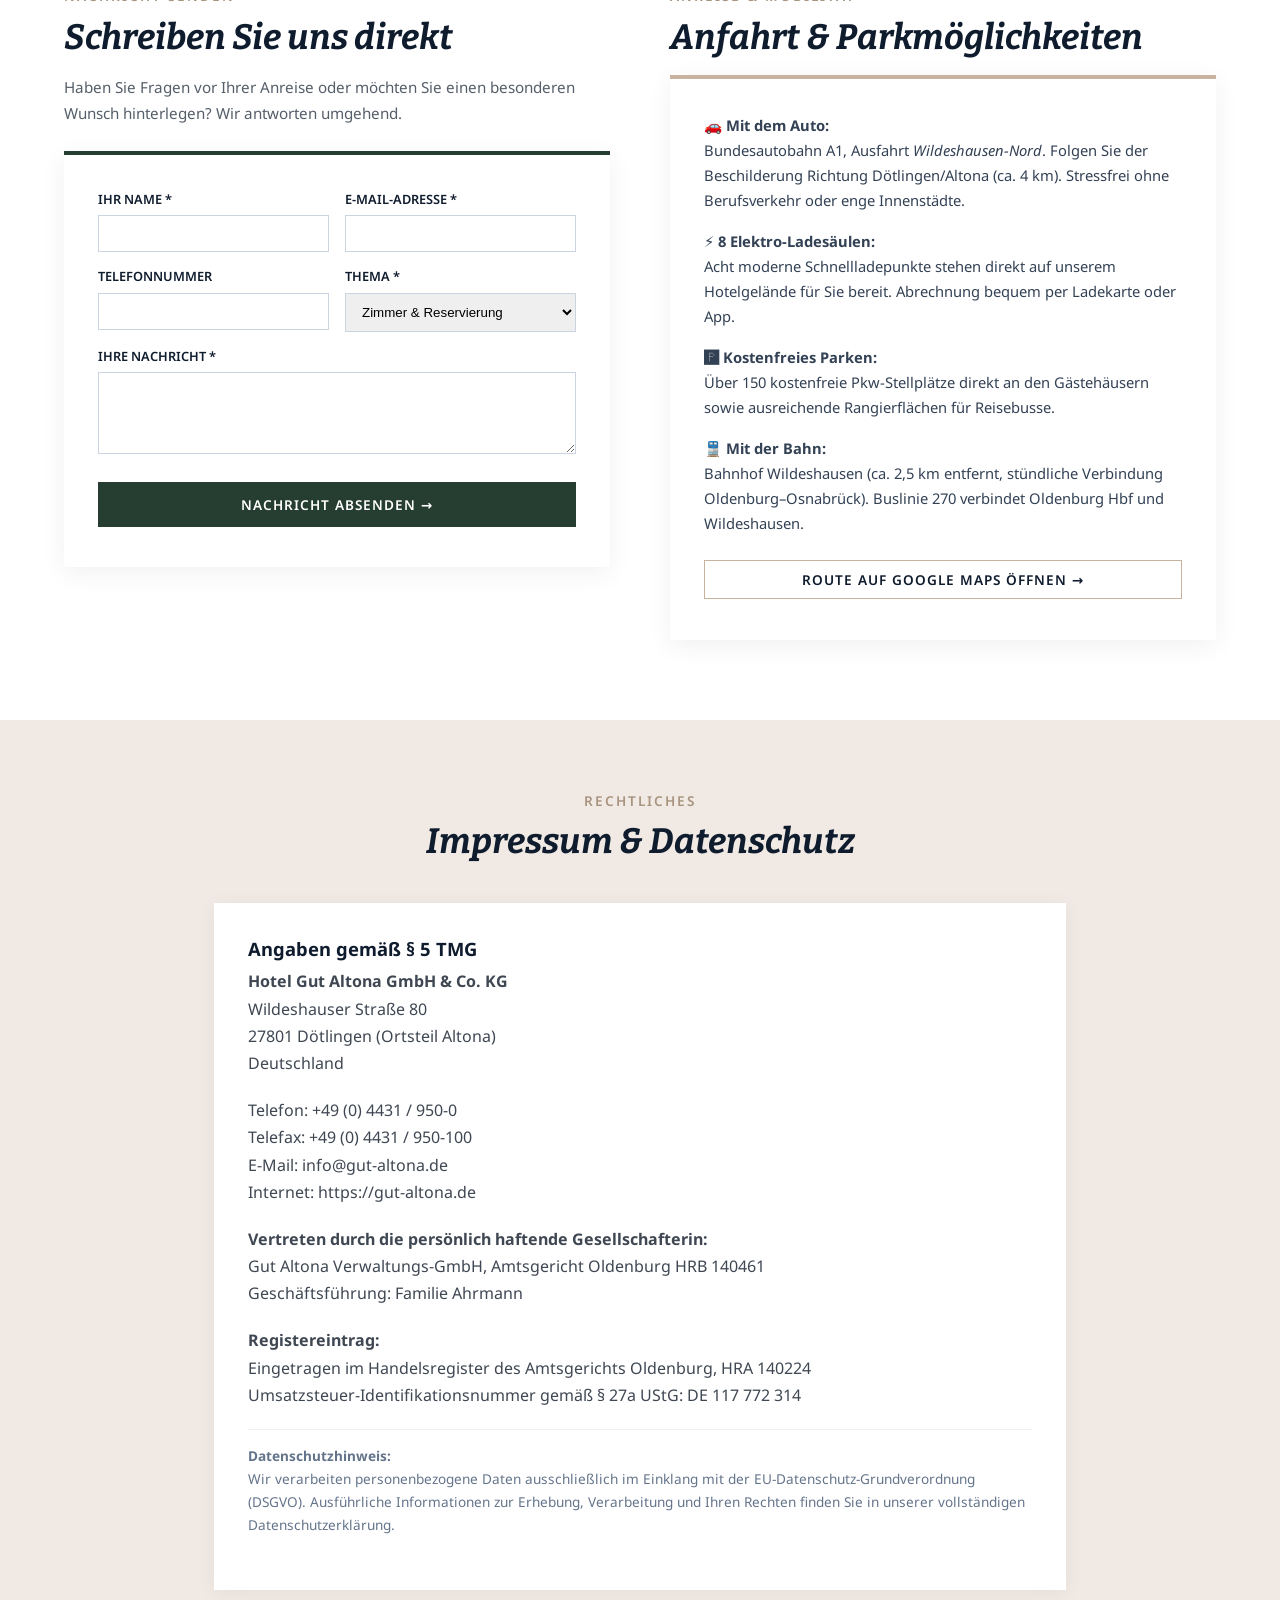
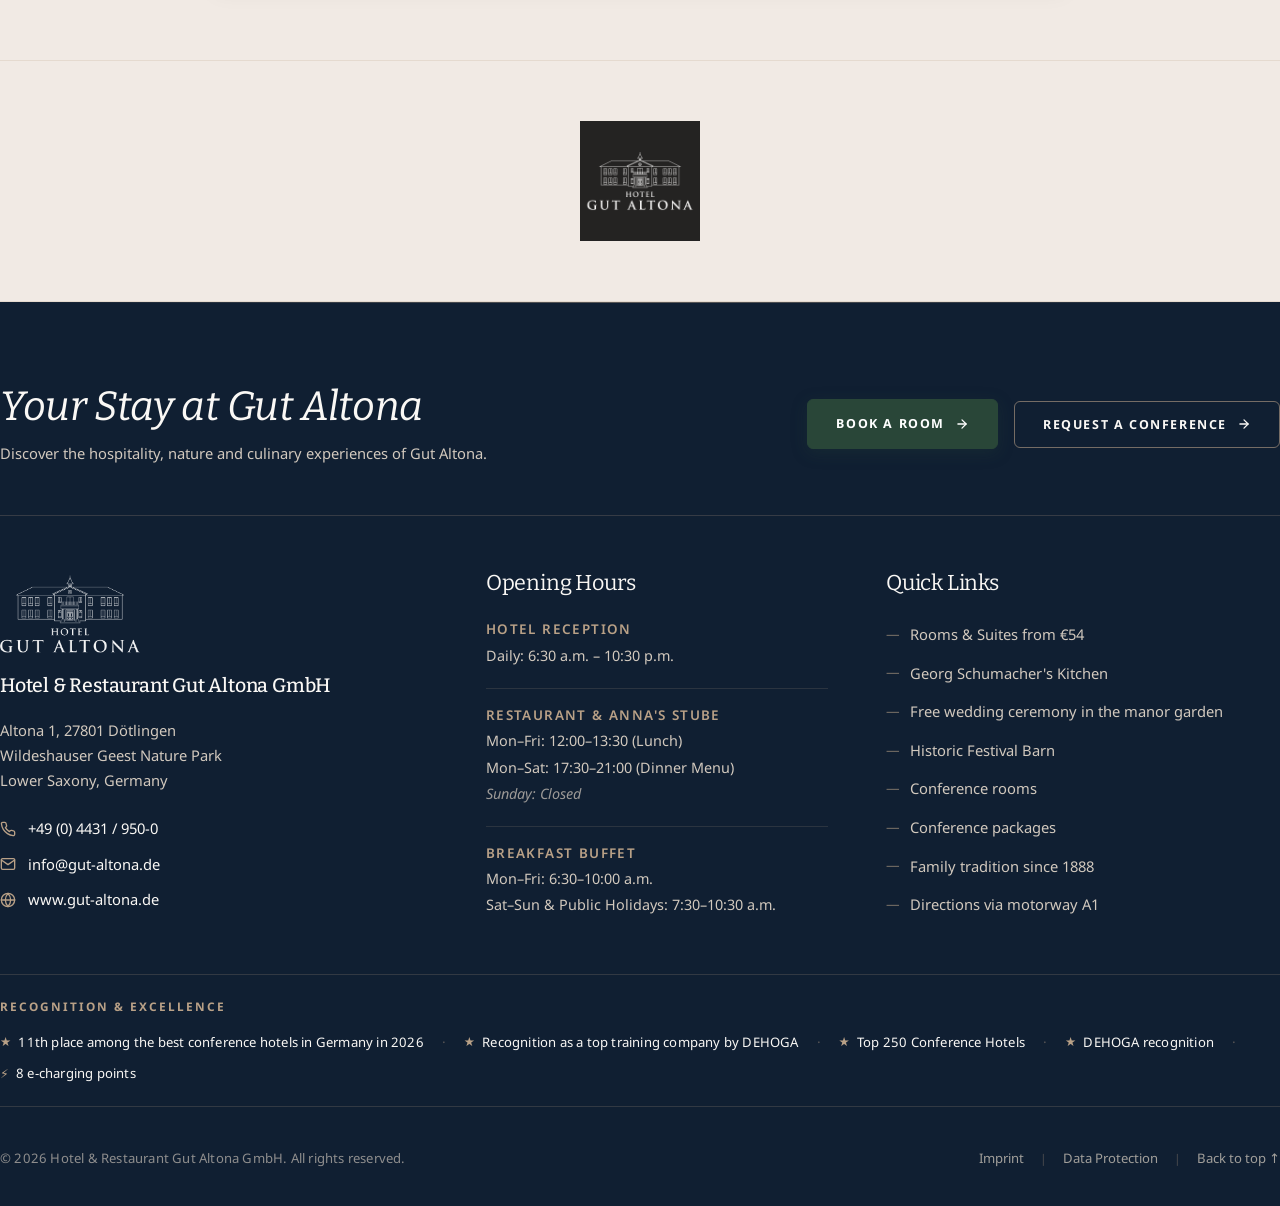
<file: kontakt.html>
<!DOCTYPE html>
<html lang="de" class="no-touchevents">
<head>
  <meta charset="UTF-8">
  <meta name="viewport" content="width=device-width, initial-scale=1, viewport-fit=cover">
  <title>Kontakt &amp; Anreise | Hotel Gut Altona in Dötlingen</title>
  <meta name="description" content="Kontakt, Anfahrt & Buchung für Hotel & Restaurant Gut Altona in Dötlingen bei Wildeshausen. Direkt an der A1 (Ausfahrt Wildeshausen-Nord), 8 E-Ladestationen, 150 kostenlose Parkplätze.">
  <link rel="canonical" href="https://gut-altona.de/kontakt/">

  <!-- Stylesheets -->
  <link rel="stylesheet" href="css/style.css">
  <link rel="icon" type="image/png" href="assets/images/ga-symbol-512.png">
  <!-- Centralized Preview Mode Controller -->
  <script src="js/preview-mode.js"></script>
</head>
<body class="site browser- browser--">
  <!-- Floating Navigation Pills (Global Luxury System) -->
  <aside class="floating-nav" aria-label="Schnellnavigation">
    <button id="floatingMenuBtn" class="floating-nav__pill floating-nav__pill--menu" aria-label="Menü öffnen" aria-expanded="false" aria-controls="nav_0">
      <span class="floating-nav__hamburger" aria-hidden="true">
        <span></span><span></span><span></span>
      </span>
      <span class="pill-text">MENU</span>
    </button>
    <a href="https://onepagebooking.com/gut-altona" target="_blank" rel="noopener noreferrer" class="floating-nav__pill floating-nav__pill--book" aria-label="Zimmer buchen">
      <svg width="15" height="15" viewBox="0 0 24 24" fill="none" stroke="currentColor" stroke-width="2.5" stroke-linecap="round" stroke-linejoin="round" aria-hidden="true"><rect x="3" y="4" width="18" height="18" rx="2" ry="2"></rect><line x1="16" y1="2" x2="16" y2="6"></line><line x1="8" y1="2" x2="8" y2="6"></line><line x1="3" y1="10" x2="21" y2="10"></line></svg>
      <span class="pill-text-long">ROOM </span><span>BOOK</span>
    </a>
  </aside>

  <!-- Skip link for accessibility -->
  <a id="skip-link" href="#main" class="visuallyhidden">Zum Inhalt springen</a>

  <!-- Global menu toggle checkbox (Sauerland Stern architecture) -->
  <input type="checkbox" id="global-toggle-menu" class="visuallyhidden" aria-hidden="true" tabindex="-1">

  <!-- ==========================================================================
       HEADER & NAVIGATION (SAUERLAND STERN ARCHITECTURE)
       ========================================================================== -->
  <header id="header" class="header" data-header="true" data-detail="true">
    
    <!-- Floating Logo -->
    <div class="logo logo-svg">
      <a href="index.html" title="Zurück zur Startseite">
        <img src="assets/images/ga-logo-weiss-transparent.png" alt="Hotel &amp; Restaurant Gut Altona" width="120" height="75" class="logo__file" loading="eager" decoding="async">
      </a>
    </div>

    <!-- Top Action Banner -->
    <div class="banner">
      <!-- Menu Button -->
      <label id="navButtonMenu" class="menu-button" for="global-toggle-menu" role="button" tabindex="0" aria-haspopup="true" aria-expanded="false" aria-controls="nav_0" aria-label="Menü öffnen">
        <div class="menu-button__button">
          <div class="menu-button__line top"></div>
          <div class="menu-button__line center"></div>
          <div class="menu-button__line bottom"></div>
        </div>
        <div class="menu-button__text">
          <span class="menu-button__text--open">Menü</span>
          <span class="menu-button__text--close">Schließen</span>
        </div>
      </label>

      <!-- Tools Menu -->
      <div class="tools">
        <ul>
          <li><a href="tagungen.html">Tagung anfragen</a></li>
          <li class="header-voucher"><a href="https://gut-altona.expressgutscheine.net/index.php?product=34" target="_blank" rel="noopener noreferrer"><span>Gutschein</span></a></li>
          <li class="header-tel"><a href="tel:+4944319500"><span>+49 4431 9500</span></a></li>
          <li class="header-gallery"><a href="ueber-uns.html"><span>Impressionen</span></a></li>
          <li style="display:flex;gap:4px;margin-left:8px;">
            <button class="lang-btn active" data-lang="de" style="background:none;border:none;color:#fff;font-size:0.75rem;cursor:pointer;font-weight:bold;">DE</button>
            <span style="color:rgba(255,255,255,0.4);">|</span>
            <button class="lang-btn" data-lang="en" style="background:none;border:none;color:rgba(255,255,255,0.6);font-size:0.75rem;cursor:pointer;font-weight:bold;">EN</button>
          </li>
        </ul>
      </div>

      <!-- Prominent Booking & Request Action Buttons -->
      <div class="nst21-widget article">
        <button class="cta cta--request" data-modal-open="table">Tisch reservieren</button>
        <a class="cta cta--book" href="https://onepagebooking.com/gut-altona" target="_blank" rel="noopener noreferrer">Zimmer buchen</a>
      </div>
    </div>

    <!-- Dropdown Mega Navigation Overlay -->
    <nav id="nav_0" class="nav-level-0" aria-label="Hauptmenü">
      <div class="menu-wrapper">
        <div class="menu-items" id="nav_menu">
          <!-- Left Column -->
          <ul class="main-menu main-menu--left">
            <li class="main-menu-item">
              <div class="main-menu-item-name"><a href="zimmer.html">Hotel &amp; Zimmer</a></div>
              <ul class="sub-menu">
                <li class="sub-menu-overview"><a href="zimmer.html" class="sub-menu-link">Zimmer Übersicht</a></li>
                <li><a href="zimmer.html#all-rooms" class="sub-menu-link">Premium Doppelzimmer (ab 109€)</a></li>
                <li><a href="zimmer.html#all-rooms" class="sub-menu-link">Business Doppelzimmer (ab 99€)</a></li>
                <li><a href="zimmer.html#all-rooms" class="sub-menu-link">Komfort Doppelzimmer (ab 84€)</a></li>
                <li><a href="zimmer.html#all-rooms" class="sub-menu-link">Standard Doppelzimmer (ab 74€)</a></li>
                <li><a href="zimmer.html#all-rooms" class="sub-menu-link">Einzelzimmer (ab 54€)</a></li>
                <li><a href="https://onepagebooking.com/gut-altona" target="_blank" class="sub-menu-link">Online Buchen</a></li>
              </ul>
            </li>

            <li class="main-menu-item">
              <div class="main-menu-item-name"><a href="tagungen.html">Tagungen &amp; Konferenzen</a></div>
              <ul class="sub-menu">
                <li class="sub-menu-overview"><a href="tagungen.html" class="sub-menu-link">Tagungen Übersicht</a></li>
                <li><a href="tagungen.html#raeume" class="sub-menu-link">11 Tagungsräume im Überblick</a></li>
                <li><a href="tagungen.html#raeume" class="sub-menu-link">Katharina &amp; Sophie (bis 250 Pax)</a></li>
                <li><a href="tagungen.html#pauschalen" class="sub-menu-link">Tagungspauschalen ab 71,50 €</a></li>
                <li><a href="tagungen.html" data-modal-open="meeting" class="sub-menu-link">Veranstaltung anfragen</a></li>
              </ul>
            </li>

            <li class="main-menu-item">
              <div class="main-menu-item-name"><a href="feiern-hochzeiten.html">Feste &amp; Hochzeiten</a></div>
              <ul class="sub-menu">
                <li class="sub-menu-overview"><a href="feiern-hochzeiten.html" class="sub-menu-link">Feste &amp; Events Übersicht</a></li>
                <li><a href="feiern-hochzeiten.html" class="sub-menu-link">Freie Trauung im Gutsgarten</a></li>
                <li><a href="feiern-hochzeiten.html#festraeume" class="sub-menu-link">Historische Festscheune (bis 180 Pax)</a></li>
                <li><a href="feiern-hochzeiten.html#festraeume" class="sub-menu-link">Festsaal mit Kronleuchtern (bis 250 Pax)</a></li>
                <li><a href="feiern-hochzeiten.html" class="sub-menu-link">Kohlfahrt-Partys &amp; Scheunenzauber</a></li>
              </ul>
            </li>
          </ul>

          <!-- Right Column -->
          <ul class="main-menu main-menu--right">
            <li class="main-menu-item">
              <div class="main-menu-item-name"><a href="restaurant.html">Kulinarik &amp; Restaurant</a></div>
              <ul class="sub-menu">
                <li class="sub-menu-overview"><a href="restaurant.html" class="sub-menu-link">Kulinarik Übersicht</a></li>
                <li><a href="restaurant.html#bereiche" class="sub-menu-link">Anna’s Stube &amp; Kaminzimmer</a></li>
                <li><a href="restaurant.html#bereiche" class="sub-menu-link">Bar 1888 &amp; Sonnenterrasse</a></li>
                <li><a href="restaurant.html#speisekarte" class="sub-menu-link">Speisekarte &amp; Businesslunch</a></li>
                <li><a href="restaurant.html" data-modal-open="table" class="sub-menu-link">Tisch online reservieren</a></li>
              </ul>
            </li>

            <li class="main-menu-item">
              <div class="main-menu-item-name"><a href="ueber-uns.html">Über uns &amp; Historie</a></div>
              <ul class="sub-menu">
                <li class="sub-menu-overview"><a href="ueber-uns.html" class="sub-menu-link">Geschichte Übersicht</a></li>
                <li><a href="ueber-uns.html" class="sub-menu-link">1888: Johann Heinrich Ahrmann</a></li>
                <li><a href="ueber-uns.html" class="sub-menu-link">„All to nah“: Woher der Name kommt</a></li>
                <li><a href="ueber-uns.html" class="sub-menu-link">Familie Ahrmann in 5. Generation</a></li>
                <li><a href="karriere.html" class="sub-menu-link">Karriere &amp; Top-Ausbildung</a></li>
                <li><a href="kontakt.html" class="sub-menu-link">Kontakt &amp; Anreise</a></li>
              </ul>
            </li>

            <li class="main-menu-item active">
              <div class="main-menu-item-name"><a href="kontakt.html">Kontakt &amp; Anreise</a></div>
              <ul class="sub-menu">
                <li class="active"><a href="kontakt.html" class="sub-menu-link">Ansprechpartner &amp; Anreise</a></li>
                <li><a href="kontakt.html#anfahrt" class="sub-menu-link">A1 Anfahrt &amp; 8 EV-Lader</a></li>
                <li><a href="kontakt.html#impressum" class="sub-menu-link">Impressum &amp; Rechtliches</a></li>
                <li><a href="kontakt.html#datenschutz" class="sub-menu-link">Datenschutz</a></li>
              </ul>
            </li>
          </ul>
        </div>
      </div>
    </nav>

    <!-- Subpage Hero Gallery Banner (Matching Sauerland Stern) -->
    <div class="gallery">
      <div id="gid1" class="gal">
        <ul class="slides">
          <li class="slide slide-1 on" style="background-image: url('assets/images/gut-altona-einfahrt-abendsonne.webp');">
            <div class="slide-content">
              <div class="sub-hero-caption">
                <nav class="sub-hero-breadcrumb" aria-label="Brotkrumennavigation">
                  <a href="index.html">Startseite</a> <span>/</span> <span>Kontakt &amp; Natur in der Geest</span>
                </nav>
                <h1>Contact &amp; Nature in the Geest</h1>
                <p class="sub-hero-tagline">
                  Your direct connection to the countryside · Direct access to Huntepadd hiking trail &amp; 20 bike tours · Wildeshauser Straße 80
                </p>
              </div>
            </div>
          </li>
        </ul>
      </div>
    </div>
  </header>

  <!-- ==========================================================================
       MAIN CONTENT: EXACT SAUERLAND STERN COMPOSITION
       ========================================================================== -->
  <main id="main">

    <!-- SECTION 1: ASYMMETRICAL BOX-DOUBLE (SIGNATURE SAUERLAND STERN LAYOUT) -->
    <section class="grp grp-single grp-layout-box-double grp-bg-none">
      <div class="grp-mem">
        <div class="box-double box-double__left box-double__left--with-preview">
          <div class="box-double__doubel">
            
            <!-- Editorial Text Column -->
            <div class="box-double__text">
              <span style="font-family: var(--font-family-sans); font-size: 0.85rem; text-transform: uppercase; letter-spacing: 2px; color: var(--template-color-accent-dark); font-weight: 600; display: block; margin-bottom: 8px;">
                Wir sind für Sie da
              </span>
              <h1>So erreichen Sie uns</h1>
              <h2>Ihre direkte Verbindung ins Grüne</h2>
              <p>
                Ob Sie ein entspanntes Wochenende in der Wildeshauser Geest planen, einen festlichen Tisch reservieren möchten oder eine Großtagung mit bis zu 250 Gästen vorbereiten: Unser Team steht Ihnen mit persönlichem Rat zur Seite.
              </p>
              <p>
                Rufen Sie uns direkt an oder schreiben Sie uns – wir antworten zeitnah und unkompliziert.
              </p>
              <div style="display: flex; gap: 14px; margin-top: 24px; flex-wrap: wrap;">
                <a class="cta cta--book" href="tel:+4944319500">+49 (0) 4431 9500</a>
                <a class="cta-secondary" href="mailto:info@gut-altona.de">info@gut-altona.de</a>
              </div>
            </div>

            <!-- Curved Main Photo (border-radius: 0 160px 160px 0) -->
            <div class="box-double__image">
              <img src="assets/images/gut-altona-haupthaus-eingang.webp" alt="Haupthaus Eingang Gut Altona" width="540" height="420" loading="lazy" decoding="async">
            </div>

            <!-- Overlapping Opposing Curved Preview Photo (border-radius: 160px 0 0 160px) -->
            <div class="box-double__preview">
              <img src="assets/images/hotelfront-1280.jpg" alt="Hotelfront Gut Altona" width="280" height="380" loading="lazy" decoding="async">
            </div>

          </div>
        </div>
      </div>
    </section>

    <!-- SECTION: AKTIV & NATUR IN DER WILDESHAUSER GEEST (FEATURED HIGHLIGHT) -->
    <section class="grp grp-single grp-bg-none" id="natur" style="padding: 70px 0; background: #FAF7F2; border-top: 1px solid rgba(180,154,114,0.2); border-bottom: 1px solid rgba(180,154,114,0.2);">
      <div class="grp-mem" style="max-width: 1240px; margin: 0 auto; padding: 0 24px;">
        <div style="text-align: center; max-width: 760px; margin: 0 auto 50px;">
          <span style="font-family: var(--font-family-sans); font-size: 0.82rem; text-transform: uppercase; letter-spacing: 2px; color: var(--template-color-accent-dark); font-weight: 700; display: block; margin-bottom: 10px;">
            Aktiv &amp; Erholung
          </span>
          <h2 style="font-family: var(--font-family-serif); font-size: clamp(2rem, 3.2vw, 2.8rem); color: var(--template-color-ink); margin: 0 0 16px; font-weight: 500;">
            Aktiv &amp; Natur in der Wildeshauser Geest
          </h2>
          <p style="font-size: 1rem; color: #555e69; line-height: 1.8; margin: 0;">
            Entfliehen Sie dem Alltag direkt ab unserer Haustür. Das Hotel &amp; Restaurant Gut Altona liegt eingebettet in 8 Hektar Parklandschaft, umgeben von geschützten Auenwäldern, Buchenhainen und sanften Hügeln.
          </p>
        </div>

        <div style="display: grid; grid-template-columns: repeat(auto-fit, minmax(260px, 1fr)); gap: 24px;">
          <div style="background: #ffffff; border-radius: 6px; padding: 32px 26px; box-shadow: 0 8px 30px rgba(0,0,0,0.04); border-top: 3px solid #203A2E;">
            <div style="font-size: 2rem; margin-bottom: 14px;">🥾</div>
            <h3 style="font-family: var(--font-family-serif); font-size: 1.3rem; color: #203A2E; margin: 0 0 10px;">Huntepadd Wanderweg</h3>
            <p style="font-size: 0.9rem; color: #555e69; line-height: 1.7; margin: 0;">
              Direkter Einstieg direkt vor der Haustür: Der prämierte Wanderweg „Huntepadd“ führt durch urwüchsige Flussschleifen, Sanddünen und stille Wälder.
            </p>
          </div>

          <div style="background: #ffffff; border-radius: 6px; padding: 32px 26px; box-shadow: 0 8px 30px rgba(0,0,0,0.04); border-top: 3px solid #B49A72;">
            <div style="font-size: 2rem; margin-bottom: 14px;">🚲</div>
            <h3 style="font-family: var(--font-family-serif); font-size: 1.3rem; color: #203A2E; margin: 0 0 10px;">20 Radtouren in der Geest</h3>
            <p style="font-size: 0.9rem; color: #555e69; line-height: 1.7; margin: 0;">
              Ausgezeichnetes Radwegenetz mit 20 beschilderten Rundtouren. Abschließbare Fahrradgarage mit E-Bike Ladestationen für alle Hausgäste kostenfrei.
            </p>
          </div>

          <div style="background: #ffffff; border-radius: 6px; padding: 32px 26px; box-shadow: 0 8px 30px rgba(0,0,0,0.04); border-top: 3px solid #203A2E;">
            <div style="font-size: 2rem; margin-bottom: 14px;">🎨</div>
            <h3 style="font-family: var(--font-family-serif); font-size: 1.3rem; color: #203A2E; margin: 0 0 10px;">Künstlerdorf Dötlingen</h3>
            <p style="font-size: 0.9rem; color: #555e69; line-height: 1.7; margin: 0;">
              Historisches Reetdachdorf, nur 3 km entfernt: Malerische Fachwerkhäuser, Galerien, Künstlerkolonie und der imposante Feldsteinbau der St.-Firminus-Kirche.
            </p>
          </div>

          <div style="background: #ffffff; border-radius: 6px; padding: 32px 26px; box-shadow: 0 8px 30px rgba(0,0,0,0.04); border-top: 3px solid #B49A72;">
            <div style="font-size: 2rem; margin-bottom: 14px;">🌿</div>
            <h3 style="font-family: var(--font-family-serif); font-size: 1.3rem; color: #203A2E; margin: 0 0 10px;">Finnische Sauna &amp; Ruhe</h3>
            <p style="font-size: 0.9rem; color: #555e69; line-height: 1.7; margin: 0;">
              Nach der Wandertour in unserer behaglichen finnischen Sauna regenerieren. Schwallbrausen, Liegebereich und wärmende Handtücher inklusive.
            </p>
          </div>
        </div>
      </div>
    </section>

    <!-- SECTION 2: CONTACT CARDS MATRIX (REZEPTION, EVENTS, RESTAURANT) -->
    <section class="grp grp-bg-hell" style="padding: 70px 0;">
      <div class="grp-mem" style="max-width: 1380px; margin: 0 auto; padding: 0 24px;">
        
        <div class="mosaic__grid">
          
          <!-- Card 1: Rezeption & Hotel -->
          <article class="usb-card" style="width: 100%;">
            <div class="usb-card__content" style="padding: 30px;">
              <span style="font-size: 0.75rem; text-transform: uppercase; color: var(--template-color-accent-dark); font-weight: 700; letter-spacing: 1px;">Hotel &amp; Zimmer</span>
              <h3 style="margin-top: 4px;">Rezeption &amp; Zimmerbuchung</h3>
              <p style="font-size: 0.9rem; color: #555e69; margin-bottom: 16px;">
                Für Zimmerreservierungen, Vorab-Wünsche (Balkon, barrierearm) und Auskünfte zu Ihrem Aufenthalt:
              </p>
              <div style="font-size: 0.88rem; color: #334155; line-height: 1.8; margin-bottom: 16px;">
                <div><strong>Telefon:</strong> <a href="tel:+4944319500" style="color: var(--template-color-primary);">+49 (0) 4431 / 950-0</a></div>
                <div><strong>E-Mail:</strong> <a href="mailto:info@gut-altona.de" style="color: var(--template-color-primary);">info@gut-altona.de</a></div>
              </div>
              <div style="font-size: 0.82rem; color: #64748b; border-top: 1px solid #edf1f5; padding-top: 12px; margin-top: auto;">
                <strong>Rezeptionszeiten:</strong><br>
                Mo – Sa: 07:00 – 22:00 Uhr<br>
                Sonntag: 08:00 – 16:00 Uhr (Self Check-in ab 16:00 Uhr)
              </div>
            </div>
          </article>

          <!-- Card 2: Veranstaltungsbüro -->
          <article class="usb-card" style="width: 100%;">
            <div class="usb-card__content" style="padding: 30px;">
              <span style="font-size: 0.75rem; text-transform: uppercase; color: var(--template-color-accent-dark); font-weight: 700; letter-spacing: 1px;">Tagungen &amp; Feste</span>
              <h3 style="margin-top: 4px;">Veranstaltungsbüro</h3>
              <p style="font-size: 0.9rem; color: #555e69; margin-bottom: 16px;">
                Für Tagungen, Seminare, Familienfeiern, freie Trauungen und Firmenjubiläen:
              </p>
              <div style="font-size: 0.88rem; color: #334155; line-height: 1.8; margin-bottom: 16px;">
                <div><strong>Telefon:</strong> <a href="tel:+4944319500" style="color: var(--template-color-primary);">+49 (0) 4431 / 950-0</a></div>
                <div><strong>E-Mail:</strong> <a href="mailto:veranstaltungen@gut-altona.de" style="color: var(--template-color-primary);">veranstaltungen@gut-altona.de</a></div>
              </div>
              <div style="font-size: 0.82rem; color: #64748b; border-top: 1px solid #edf1f5; padding-top: 12px; margin-top: auto;">
                <strong>Bürozeiten:</strong><br>
                Mo – Do: 09:00 – 14:00 &amp; 14:30 – 17:00 Uhr<br>
                Freitag: 09:00 – 14:00 &amp; 14:30 – 15:00 Uhr
              </div>
            </div>
          </article>

          <!-- Card 3: Restaurant & Bar 1888 -->
          <article class="usb-card" style="width: 100%;">
            <div class="usb-card__content" style="padding: 30px;">
              <span style="font-size: 0.75rem; text-transform: uppercase; color: var(--template-color-accent-dark); font-weight: 700; letter-spacing: 1px;">Gastronomie</span>
              <h3 style="margin-top: 4px;">Restaurant &amp; Bar 1888</h3>
              <p style="font-size: 0.9rem; color: #555e69; margin-bottom: 16px;">
                Tischreservierungen in Anna’s Stube, Kaminzimmer oder auf der Sonnenterrasse:
              </p>
              <div style="font-size: 0.88rem; color: #334155; line-height: 1.8; margin-bottom: 16px;">
                <div><strong>Tisch-Hotline:</strong> <a href="tel:+4944319500" style="color: var(--template-color-primary);">+49 (0) 4431 / 950-0</a></div>
                <div><strong>E-Mail:</strong> <a href="mailto:info@gut-altona.de" style="color: var(--template-color-primary);">info@gut-altona.de</a></div>
              </div>
              <div style="font-size: 0.82rem; color: #64748b; border-top: 1px solid #edf1f5; padding-top: 12px; margin-top: auto;">
                <strong>Küchenzeiten:</strong><br>
                Mo – Sa: 17:30 – 21:00 Uhr (Abendkarte)<br>
                Mo – Fr: 12:00 – 13:30 Uhr (Lunch) · So Ruhetag
              </div>
            </div>
          </article>

        </div>

      </div>
    </section>

    <!-- SECTION 3: FORM & DIRECTIONS (SPALTEN-GRID-2) -->
    <section class="grp grp-single grp-bg-none" id="anfahrt" style="padding: 80px 0;">
      <div class="grp-mem" style="max-width: 1200px; margin: 0 auto; padding: 0 24px;">
        
        <div class="spalten-grid-2">
          
          <!-- Column 1: Contact Form -->
          <div class="spalten-col">
            <span style="font-family: var(--font-family-sans); font-size: 0.85rem; text-transform: uppercase; letter-spacing: 2px; color: var(--template-color-accent-dark); font-weight: 600; display: block; margin-bottom: 8px;">
              Nachricht senden
            </span>
            <h2 style="font-family: var(--font-family-serif); font-size: 2.2rem; font-style: italic; color: var(--template-color-ink); margin: 0 0 16px;">
              Schreiben Sie uns direkt
            </h2>
            <p style="font-size: 0.95rem; color: #555e69; line-height: 1.7; margin-bottom: 24px;">
              Haben Sie Fragen vor Ihrer Anreise oder möchten Sie einen besonderen Wunsch hinterlegen? Wir antworten umgehend.
            </p>

            <form style="background: #ffffff; padding: 34px; box-shadow: 0 6px 25px rgba(0,0,0,0.06); border-top: 4px solid var(--template-color-primary);" onsubmit="event.preventDefault(); alert('Vielen Dank! Ihre Nachricht wurde an unser Team auf Gut Altona übermittelt.'); this.reset();">
              <div style="display: grid; grid-template-columns: 1fr 1fr; gap: 16px; margin-bottom: 14px;">
                <div>
                  <label style="display: block; font-size: 0.8rem; text-transform: uppercase; font-weight: 600; margin-bottom: 6px;">Ihr Name *</label>
                  <input type="text" style="width: 100%; padding: 10px 12px; border: 1px solid #cbd5e1;" required>
                </div>
                <div>
                  <label style="display: block; font-size: 0.8rem; text-transform: uppercase; font-weight: 600; margin-bottom: 6px;">E-Mail-Adresse *</label>
                  <input type="email" style="width: 100%; padding: 10px 12px; border: 1px solid #cbd5e1;" required>
                </div>
              </div>

              <div style="display: grid; grid-template-columns: 1fr 1fr; gap: 16px; margin-bottom: 14px;">
                <div>
                  <label style="display: block; font-size: 0.8rem; text-transform: uppercase; font-weight: 600; margin-bottom: 6px;">Telefonnummer</label>
                  <input type="tel" style="width: 100%; padding: 10px 12px; border: 1px solid #cbd5e1;">
                </div>
                <div>
                  <label style="display: block; font-size: 0.8rem; text-transform: uppercase; font-weight: 600; margin-bottom: 6px;">Thema *</label>
                  <select style="width: 100%; padding: 10px 12px; border: 1px solid #cbd5e1;">
                    <option value="zimmer">Zimmer &amp; Reservierung</option>
                    <option value="tisch">Tischreservierung</option>
                    <option value="tagung">Tagungen &amp; Seminare</option>
                    <option value="hochzeit">Hochzeit &amp; Feier</option>
                    <option value="sonstiges">Allgemeine Anfrage</option>
                  </select>
                </div>
              </div>

              <div style="margin-bottom: 20px;">
                <label style="display: block; font-size: 0.8rem; text-transform: uppercase; font-weight: 600; margin-bottom: 6px;">Ihre Nachricht *</label>
                <textarea rows="4" style="width: 100%; padding: 10px 12px; border: 1px solid #cbd5e1;" required></textarea>
              </div>

              <button type="submit" class="cta cta--request" style="width: 100%; padding: 12px;">Nachricht absenden →</button>
            </form>
          </div>

          <!-- Column 2: Directions & Transport -->
          <div class="spalten-col">
            <span style="font-family: var(--font-family-sans); font-size: 0.85rem; text-transform: uppercase; letter-spacing: 2px; color: var(--template-color-accent-dark); font-weight: 600; display: block; margin-bottom: 8px;">
              Anreise &amp; Mobilität
            </span>
            <h2 style="font-family: var(--font-family-serif); font-size: 2.2rem; font-style: italic; color: var(--template-color-ink); margin: 0 0 16px;">
              Anfahrt &amp; Parkmöglichkeiten
            </h2>
            
            <div style="background: #ffffff; padding: 34px; box-shadow: 0 6px 25px rgba(0,0,0,0.06); border-top: 4px solid var(--template-color-accent);">
              <ul style="list-style: none; padding: 0; margin: 0 0 24px; display: flex; flex-direction: column; gap: 16px; font-size: 0.92rem; color: #334155; line-height: 1.7;">
                <li>
                  <strong>🚗 Mit dem Auto:</strong><br>
                  Bundesautobahn A1, Ausfahrt <em>Wildeshausen-Nord</em>. Folgen Sie der Beschilderung Richtung Dötlingen/Altona (ca. 4 km). Stressfrei ohne Berufsverkehr oder enge Innenstädte.
                </li>
                <li>
                  <strong>⚡ 8 Elektro-Ladesäulen:</strong><br>
                  Acht moderne Schnellladepunkte stehen direkt auf unserem Hotelgelände für Sie bereit. Abrechnung bequem per Ladekarte oder App.
                </li>
                <li>
                  <strong>🅿 Kostenfreies Parken:</strong><br>
                  Über 150 kostenfreie Pkw-Stellplätze direkt an den Gästehäusern sowie ausreichende Rangierflächen für Reisebusse.
                </li>
                <li>
                  <strong>🚆 Mit der Bahn:</strong><br>
                  Bahnhof Wildeshausen (ca. 2,5 km entfernt, stündliche Verbindung Oldenburg–Osnabrück). Buslinie 270 verbindet Oldenburg Hbf und Wildeshausen.
                </li>
              </ul>

              <a href="https://www.google.com/maps/dir/?api=1&amp;destination=Gut+Altona+Wildeshauser+Stra%C3%9Fe+80+27801+D%C3%B6tlingen" target="_blank" rel="noopener noreferrer" class="cta-secondary" style="display: block; text-align: center; width: 100%;">Route auf Google Maps öffnen →</a>
            </div>
          </div>

        </div>

      </div>
    </section>

    <!-- SECTION 4: IMPRESSUM & RECHTLICHE ANGABEN (LEGAL ACCORDION) -->
    <section class="grp grp-bg-hell" id="impressum" style="padding: 70px 0;">
      <div class="grp-mem" style="max-width: 900px; margin: 0 auto; padding: 0 24px;">
        
        <div style="text-align: center; margin-bottom: 40px;">
          <span style="font-family: var(--font-family-sans); font-size: 0.85rem; text-transform: uppercase; letter-spacing: 2px; color: var(--template-color-accent-dark); font-weight: 600; display: block; margin-bottom: 8px;">
            Rechtliches
          </span>
          <h2 style="font-family: var(--font-family-serif); font-size: 2.2rem; font-style: italic; color: var(--template-color-ink);">
            Impressum &amp; Datenschutz
          </h2>
        </div>

        <div style="background: #ffffff; padding: 34px; box-shadow: 0 4px 20px rgba(0,0,0,0.05); font-size: 0.9rem; line-height: 1.8; color: #475569;">
          <h4 style="font-size: 1.15rem; color: var(--template-color-ink); margin-bottom: 8px;">Angaben gemäß § 5 TMG</h4>
          <p>
            <strong>Hotel Gut Altona GmbH &amp; Co. KG</strong><br>
            Wildeshauser Straße 80<br>
            27801 Dötlingen (Ortsteil Altona)<br>
            Deutschland
          </p>
          <p>
            Telefon: +49 (0) 4431 / 950-0<br>
            Telefax: +49 (0) 4431 / 950-100<br>
            E-Mail: info@gut-altona.de<br>
            Internet: https://gut-altona.de
          </p>
          <p>
            <strong>Vertreten durch die persönlich haftende Gesellschafterin:</strong><br>
            Gut Altona Verwaltungs-GmbH, Amtsgericht Oldenburg HRB 140461<br>
            Geschäftsführung: Familie Ahrmann
          </p>
          <p>
            <strong>Registereintrag:</strong><br>
            Eingetragen im Handelsregister des Amtsgerichts Oldenburg, HRA 140224<br>
            Umsatzsteuer-Identifikationsnummer gemäß § 27a UStG: DE 117 772 314
          </p>
          <p style="border-top: 1px solid #edf1f5; padding-top: 14px; margin-top: 14px; font-size: 0.85rem; color: #64748b;" id="datenschutz">
            <strong>Datenschutzhinweis:</strong><br>
            Wir verarbeiten personenbezogene Daten ausschließlich im Einklang mit der EU-Datenschutz-Grundverordnung (DSGVO). Ausführliche Informationen zur Erhebung, Verarbeitung und Ihren Rechten finden Sie in unserer vollständigen Datenschutzerklärung.
          </p>
        </div>

      </div>
    </section>

    <!-- SECTION 5: WATERMARK CREST -->
    <section class="grp-bg-logo">
      <img src="assets/images/ga-symbol-512.png" alt="Gut Altona Wappen" width="120" height="120" loading="lazy">
    </section>

  </main>

  <!-- ==========================================================================
       GLOBAL LUXURY FOOTER (MATCHING DESIGN SYSTEM SPECIFICATION)
       ========================================================================== -->
  <footer id="footer" class="luxury-footer" role="contentinfo" aria-label="Website-Fußbereich">
    <div class="luxury-footer__inner">

      <!-- 1. Top Call-to-Action Bar -->
      <section class="footer-cta-banner" aria-label="Direkt buchen und anfragen">
        <div class="footer-cta-banner__text">
          <h2 class="footer-cta-banner__headline">Your Stay at Gut Altona</h2>
          <p class="footer-cta-banner__subline">Discover the hospitality, nature and culinary experiences of Gut Altona.</p>
        </div>
        <div class="footer-cta-banner__actions">
          <a href="https://onepagebooking.com/gut-altona" target="_blank" rel="noopener noreferrer" class="footer-btn footer-btn--primary">
            <span>Book a Room</span>
            <svg width="14" height="14" viewBox="0 0 24 24" fill="none" stroke="currentColor" stroke-width="2.2" stroke-linecap="round" stroke-linejoin="round" aria-hidden="true"><path d="M5 12h14"></path><path d="m12 5 7 7-7 7"></path></svg>
          </a>
          <button type="button" class="footer-btn footer-btn--secondary" data-modal-open="meeting">
            <span>Request a Conference</span>
            <svg width="14" height="14" viewBox="0 0 24 24" fill="none" stroke="currentColor" stroke-width="2.2" stroke-linecap="round" stroke-linejoin="round" aria-hidden="true"><path d="M5 12h14"></path><path d="m12 5 7 7-7 7"></path></svg>
          </button>
        </div>
      </section>

      <!-- 2. Main Middle Section: Information in Three Columns -->
      <div class="footer-main-grid">

        <!-- COLUMN 1: CONTACT & LOCATION (Brand Identity) -->
        <div class="footer-column footer-column--brand">
          <div class="footer-brand-header">
            <a href="index.html" class="footer-logo-link" aria-label="Gut Altona Startseite">
              <img src="assets/images/ga-logo-weiss-transparent.png" alt="Gut Altona Hotel &amp; Restaurant" class="footer-brand-logo" width="150" height="95" loading="lazy">
            </a>
            <h3 class="footer-company-name">Hotel &amp; Restaurant Gut Altona GmbH</h3>
          </div>
          
          <address class="footer-address-block">
            <span class="footer-address-line">Altona 1, 27801 Dötlingen</span>
            <span class="footer-address-line">Wildeshauser Geest Nature Park</span>
            <span class="footer-address-line">Lower Saxony, Germany</span>
          </address>

          <div class="footer-contact-details">
            <a href="tel:+4944319500" class="footer-contact-link" aria-label="Telefonnummer anrufen">
              <svg width="16" height="16" viewBox="0 0 24 24" fill="none" stroke="currentColor" stroke-width="2" stroke-linecap="round" stroke-linejoin="round" aria-hidden="true"><path d="M22 16.92v3a2 2 0 0 1-2.18 2 19.79 19.79 0 0 1-8.63-3.07 19.5 19.5 0 0 1-6-6 19.79 19.79 0 0 1-3.07-8.67A2 2 0 0 1 4.11 2h3a2 2 0 0 1 2 1.72 12.84 12.84 0 0 0 .7 2.81 2 2 0 0 1-.45 2.11L8.09 9.91a16 16 0 0 0 6 6l1.27-1.27a2 2 0 0 1 2.11-.45 12.84 12.84 0 0 0 2.81.7A2 2 0 0 1 22 16.92z"></path></svg>
              <span>+49 (0) 4431 / 950-0</span>
            </a>
            <a href="mailto:info@gut-altona.de" class="footer-contact-link" aria-label="E-Mail senden">
              <svg width="16" height="16" viewBox="0 0 24 24" fill="none" stroke="currentColor" stroke-width="2" stroke-linecap="round" stroke-linejoin="round" aria-hidden="true"><path d="M4 4h16c1.1 0 2 .9 2 2v12c0 1.1-.9 2-2 2H4c-1.1 0-2-.9-2-2V6c0-1.1.9-2 2-2z"></path><polyline points="22,6 12,13 2,6"></polyline></svg>
              <span>info@gut-altona.de</span>
            </a>
            <a href="https://gut-altona.de" target="_blank" rel="noopener noreferrer" class="footer-contact-link" aria-label="Offizielle Website aufrufen">
              <svg width="16" height="16" viewBox="0 0 24 24" fill="none" stroke="currentColor" stroke-width="2" stroke-linecap="round" stroke-linejoin="round" aria-hidden="true"><circle cx="12" cy="12" r="10"></circle><line x1="2" y1="12" x2="22" y2="12"></line><path d="M12 2a15.3 15.3 0 0 1 4 10 15.3 15.3 0 0 1-4 10 15.3 15.3 0 0 1-4-10 15.3 15.3 0 0 1 4-10z"></path></svg>
              <span>www.gut-altona.de</span>
            </a>
          </div>
        </div>

        <!-- COLUMN 2: OPENING HOURS -->
        <div class="footer-column footer-column--hours">
          <h3 class="footer-col-title">Opening Hours</h3>

          <div class="footer-hours-group">
            <h4 class="footer-hours-heading">Hotel Reception</h4>
            <p class="footer-hours-text">Daily: 6:30 a.m. – 10:30 p.m.</p>
          </div>

          <div class="footer-hours-group">
            <h4 class="footer-hours-heading">Restaurant &amp; Anna's Stube</h4>
            <p class="footer-hours-text">Mon–Fri: 12:00–13:30 (Lunch)</p>
            <p class="footer-hours-text">Mon–Sat: 17:30–21:00 (Dinner Menu)</p>
            <p class="footer-hours-text footer-hours-text--closed">Sunday: Closed</p>
          </div>

          <div class="footer-hours-group">
            <h4 class="footer-hours-heading">Breakfast Buffet</h4>
            <p class="footer-hours-text">Mon–Fri: 6:30–10:00 a.m.</p>
            <p class="footer-hours-text">Sat–Sun &amp; Public Holidays: 7:30–10:30 a.m.</p>
          </div>
        </div>

        <!-- COLUMN 3: QUICK LINKS -->
        <div class="footer-column footer-column--links">
          <h3 class="footer-col-title">Quick Links</h3>
          <ul class="footer-nav-list">
            <li><a href="zimmer.html" class="footer-nav-link">Rooms &amp; Suites from €54</a></li>
            <li><a href="restaurant.html" class="footer-nav-link">Georg Schumacher's Kitchen</a></li>
            <li><a href="feiern-hochzeiten.html" class="footer-nav-link">Free wedding ceremony in the manor garden</a></li>
            <li><a href="feiern-hochzeiten.html#festraeume" class="footer-nav-link">Historic Festival Barn</a></li>
            <li><a href="tagungen.html" class="footer-nav-link">Conference rooms</a></li>
            <li><a href="tagungen.html#pauschalen" class="footer-nav-link">Conference packages</a></li>
            <li><a href="ueber-uns.html" class="footer-nav-link">Family tradition since 1888</a></li>
            <li><a href="kontakt.html" class="footer-nav-link">Directions via motorway A1</a></li>
          </ul>
        </div>

      </div>

      <!-- 3. Awards & Recognition (Horizontal Strip beneath Three Columns) -->
      <div class="footer-awards-strip" aria-label="Auszeichnungen und Anerkennungen">
        <span class="footer-awards-label">Recognition &amp; Excellence</span>
        <div class="footer-awards-items">
          <span class="footer-award-badge">
            <span class="footer-award-icon">★</span>
            <span class="footer-award-text">11th place among the best conference hotels in Germany in 2026</span>
          </span>
          <span class="footer-award-sep" aria-hidden="true">·</span>
          <span class="footer-award-badge">
            <span class="footer-award-icon">★</span>
            <span class="footer-award-text">Recognition as a top training company by DEHOGA</span>
          </span>
          <span class="footer-award-sep" aria-hidden="true">·</span>
          <span class="footer-award-badge">
            <span class="footer-award-icon">★</span>
            <span class="footer-award-text">Top 250 Conference Hotels</span>
          </span>
          <span class="footer-award-sep" aria-hidden="true">·</span>
          <span class="footer-award-badge">
            <span class="footer-award-icon">★</span>
            <span class="footer-award-text">DEHOGA recognition</span>
          </span>
          <span class="footer-award-sep" aria-hidden="true">·</span>
          <span class="footer-award-badge">
            <span class="footer-award-icon">⚡</span>
            <span class="footer-award-text">8 e-charging points</span>
          </span>
        </div>
      </div>

      <!-- 4. Bottom Legal Section -->
      <div class="footer-legal-bar">
        <p class="footer-copyright">
          &copy; 2026 Hotel &amp; Restaurant Gut Altona GmbH. All rights reserved.
        </p>
        <div class="footer-legal-links">
          <a href="kontakt.html#impressum" class="footer-legal-link">Imprint</a>
          <span class="footer-legal-sep" aria-hidden="true">|</span>
          <a href="kontakt.html#datenschutz" class="footer-legal-link">Data Protection</a>
          <span class="footer-legal-sep" aria-hidden="true">|</span>
          <a href="#header" class="footer-legal-link footer-back-to-top">Back to top ↑</a>
        </div>
      </div>

    </div>
  </footer>

  <!-- ==========================================================================
       INTERACTIVE MODALS: MEETING & TABLE RESERVATION
       ========================================================================== -->
  <!-- Meeting Request Modal -->
  <dialog id="meetingModal" class="interactive-modal" aria-labelledby="modalMeetingTitle">
    <div class="modal-card">
      <button type="button" class="modal-close" data-modal-close aria-label="Schließen">&times;</button>
      <div class="modal-header">
        <span class="modal-badge">Tagungsplanung 2026</span>
        <h3 id="modalMeetingTitle">Tagung oder Event auf Gut Altona anfragen</h3>
        <p>11 tageslichtdurchflutete Räume für bis zu 250 Personen · Pauschalen ab 71,50 €</p>
      </div>
      <form class="modal-form" onsubmit="event.preventDefault(); alert('Vielen Dank für Ihre Tagungsanfrage! Das Veranstaltungsteam von Gut Altona wird sich innerhalb von 24 Stunden bei Ihnen melden.'); this.closest('dialog').close();">
        <div class="form-grid">
          <div class="form-group">
            <label for="m_name">Ihr Name / Ansprechpartner *</label>
            <input type="text" id="m_name" required placeholder="z. B. Julia Becker">
          </div>
          <div class="form-group">
            <label for="m_company">Unternehmen / Organisation</label>
            <input type="text" id="m_company" placeholder="z. B. Musterfirma GmbH">
          </div>
          <div class="form-group">
            <label for="m_email">E-Mail-Adresse *</label>
            <input type="email" id="m_email" required placeholder="becker@musterfirma.de">
          </div>
          <div class="form-group">
            <label for="m_phone">Telefonnummer *</label>
            <input type="tel" id="m_phone" required placeholder="+49 ...">
          </div>
          <div class="form-group">
            <label for="m_date">Gewünschtes Datum / Zeitraum</label>
            <input type="date" id="m_date">
          </div>
          <div class="form-group">
            <label for="m_pax">Teilnehmerzahl (ca.)</label>
            <select id="m_pax">
              <option value="bis 10">2 bis 10 Personen (Vorstandszimmer)</option>
              <option value="10-30" selected>10 bis 30 Personen (z.B. Raum Sophie)</option>
              <option value="30-80">30 bis 80 Personen (z.B. Raum Katharina)</option>
              <option value="80-250">80 bis 250 Personen (Katharina &amp; Sophie)</option>
            </select>
          </div>
        </div>
        <div class="form-group" style="margin-top: 14px;">
          <label for="m_notes">Ihre Nachricht / Wünsche zur Veranstaltung</label>
          <textarea id="m_notes" rows="3" placeholder="Gewünschte Bestuhlung, Übernachtungsbedarf, Medientechnik oder Catering-Wünsche..."></textarea>
        </div>
        <div class="modal-actions">
          <button type="button" class="cta-secondary" data-modal-close>Abbrechen</button>
          <button type="submit" class="cta cta--royal">Unverbindlich anfragen</button>
        </div>
      </form>
    </div>
  </dialog>

  <!-- Table Reservation Modal -->
  <dialog id="tableModal" class="interactive-modal" aria-labelledby="modalTableTitle">
    <div class="modal-card">
      <button type="button" class="modal-close" data-modal-close aria-label="Schließen">&times;</button>
      <div class="modal-header">
        <span class="modal-badge">Restaurant &amp; Anna’s Stube</span>
        <h3 id="modalTableTitle">Tisch reservieren auf Gut Altona</h3>
        <p>Regionale Frischeküche von Küchenchef Georg Schumacher</p>
      </div>
      <form class="modal-form" onsubmit="event.preventDefault(); alert('Vielen Dank für Ihre Tischreservierung! Wir haben Ihre Anfrage vermerkt und freuen uns auf Ihren Besuch.'); this.closest('dialog').close();">
        <div class="form-grid">
          <div class="form-group">
            <label for="t_name">Ihr Name *</label>
            <input type="text" id="t_name" required placeholder="z. B. Thomas Weber">
          </div>
          <div class="form-group">
            <label for="t_phone">Telefonnummer *</label>
            <input type="tel" id="t_phone" required placeholder="+49 ...">
          </div>
          <div class="form-group">
            <label for="t_email">E-Mail-Adresse *</label>
            <input type="email" id="t_email" required placeholder="weber@beispiel.de">
          </div>
          <div class="form-group">
            <label for="t_pax">Personenanzahl *</label>
            <select id="t_pax" required>
              <option value="1">1 Person</option>
              <option value="2" selected>2 Personen</option>
              <option value="3-4">3 bis 4 Personen</option>
              <option value="5-8">5 bis 8 Personen</option>
              <option value="9+">Größere Gruppe (ab 9 Personen)</option>
            </select>
          </div>
          <div class="form-group">
            <label for="t_date">Datum *</label>
            <input type="date" id="t_date" required>
          </div>
          <div class="form-group">
            <label for="t_time">Uhrzeit *</label>
            <select id="t_time" required>
              <option value="12:00">12:00 Uhr (Businesslunch)</option>
              <option value="12:30">12:30 Uhr (Businesslunch)</option>
              <option value="13:00">13:00 Uhr (Businesslunch)</option>
              <option value="17:30">17:30 Uhr (Abendkarte)</option>
              <option value="18:00" selected>18:00 Uhr (Abendkarte)</option>
              <option value="18:30">18:30 Uhr (Abendkarte)</option>
              <option value="19:00">19:00 Uhr (Abendkarte)</option>
              <option value="19:30">19:30 Uhr (Abendkarte)</option>
              <option value="20:00">20:00 Uhr (Abendkarte)</option>
            </select>
          </div>
        </div>
        <div class="form-group" style="margin-top: 14px;">
          <label for="t_area">Bevorzugter Bereich</label>
          <select id="t_area">
            <option value="egal" selected>Keine Präferenz / Bester freier Tisch</option>
            <option value="annas">Anna’s Stube</option>
            <option value="kamin">Kaminzimmer (gemütlich)</option>
            <option value="terrasse">Sonnenterrasse am Mühlbach (witterungsabhängig)</option>
          </select>
        </div>
        <div class="form-group" style="margin-top: 14px;">
          <label for="t_notes">Besondere Wünsche oder Unverträglichkeiten</label>
          <textarea id="t_notes" rows="2" placeholder="z. B. Geburtstag, Hochstuhl benötigt, Allergien..."></textarea>
        </div>
        <div class="modal-actions">
          <button type="button" class="cta-secondary" data-modal-close>Abbrechen</button>
          <button type="submit" class="cta cta--royal">Tisch verbindlich reservieren</button>
        </div>
      </form>
    </div>
  </dialog>

  <!-- JavaScript -->
  <script src="js/main.js"></script>
</body>
</html>
</file>
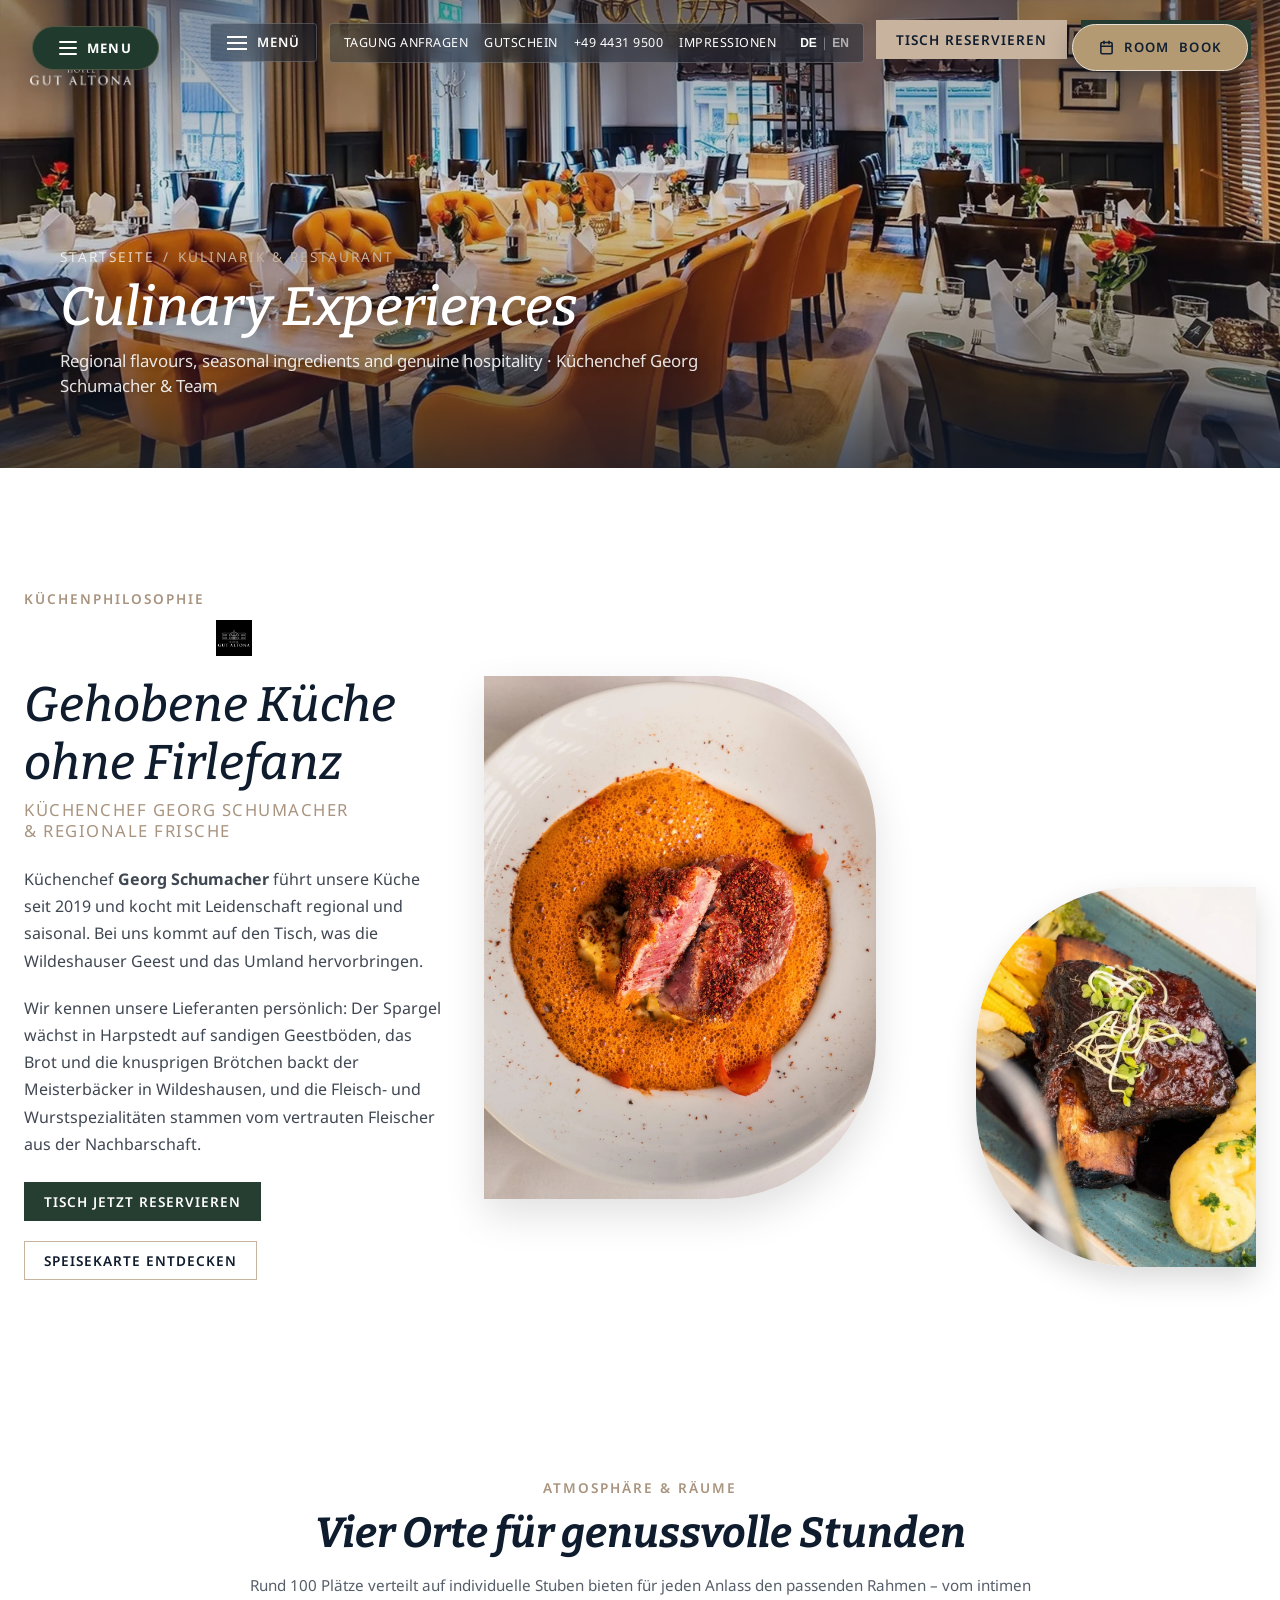
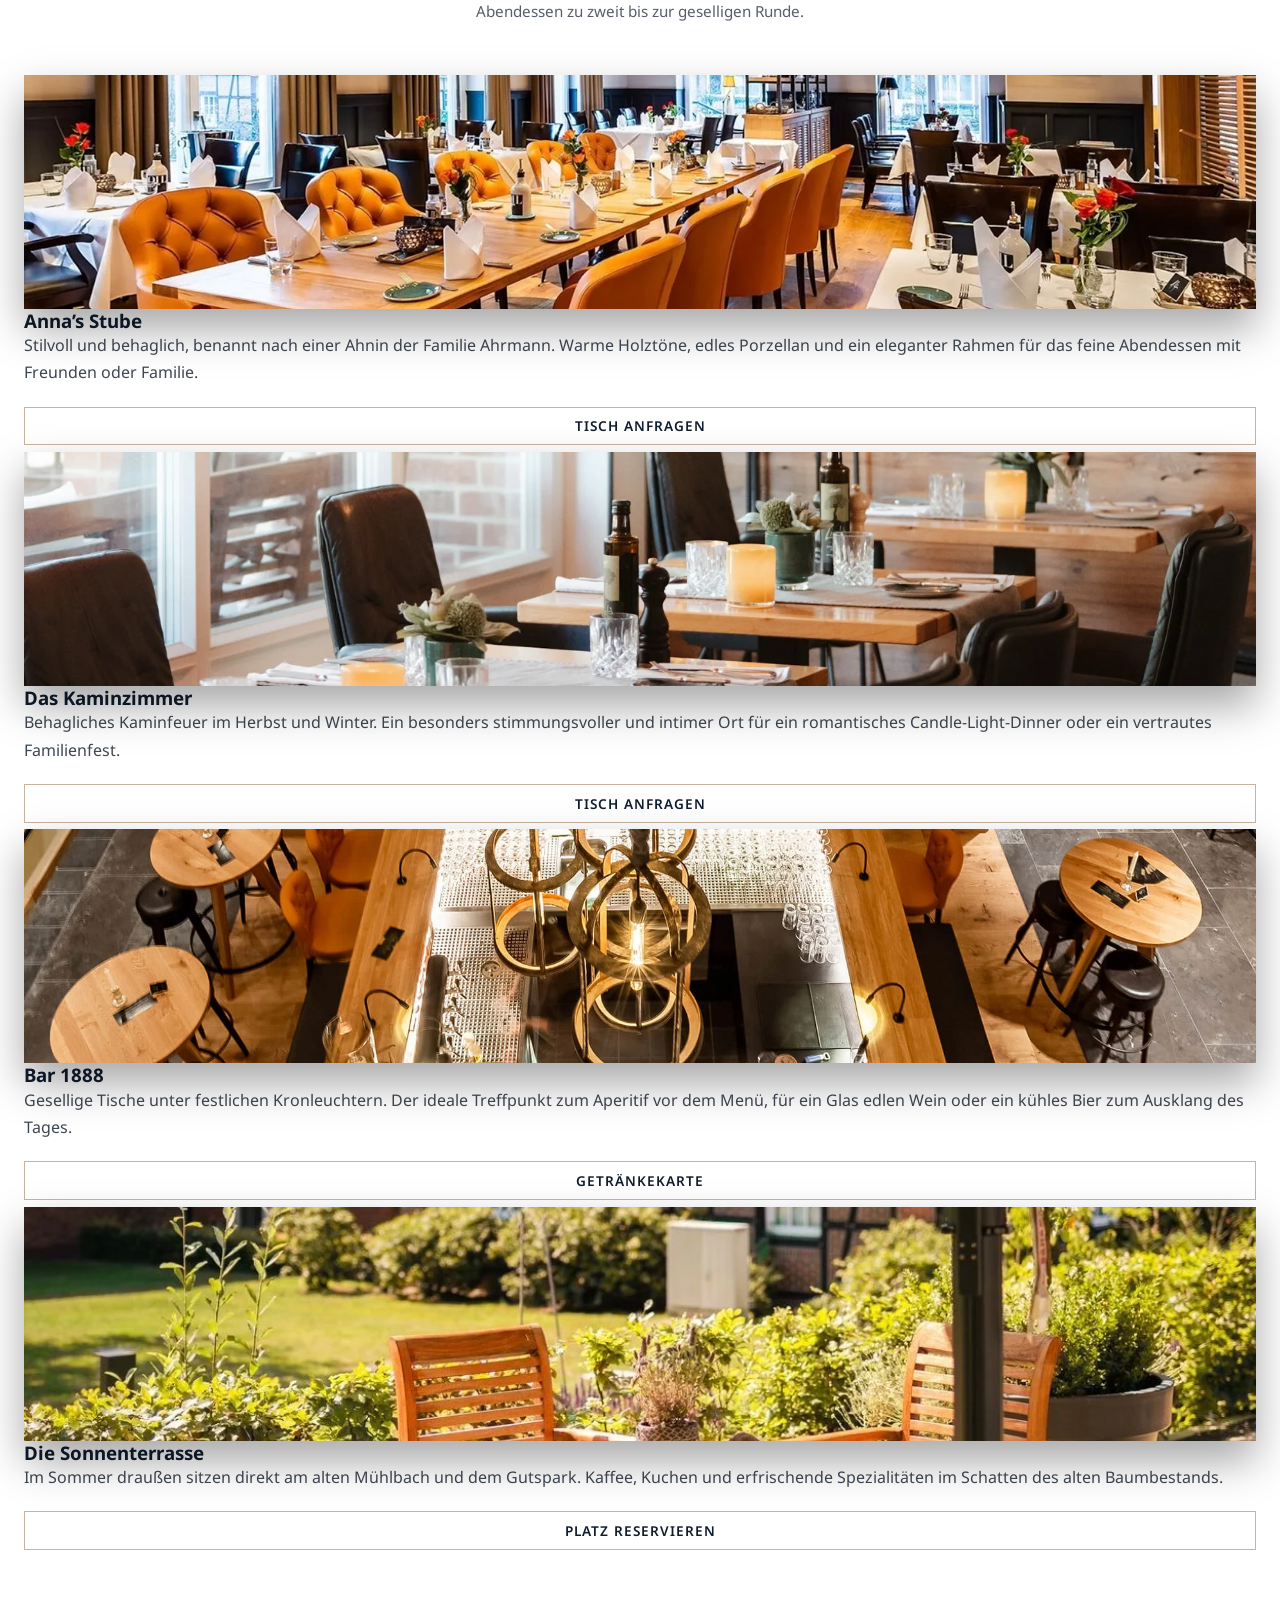
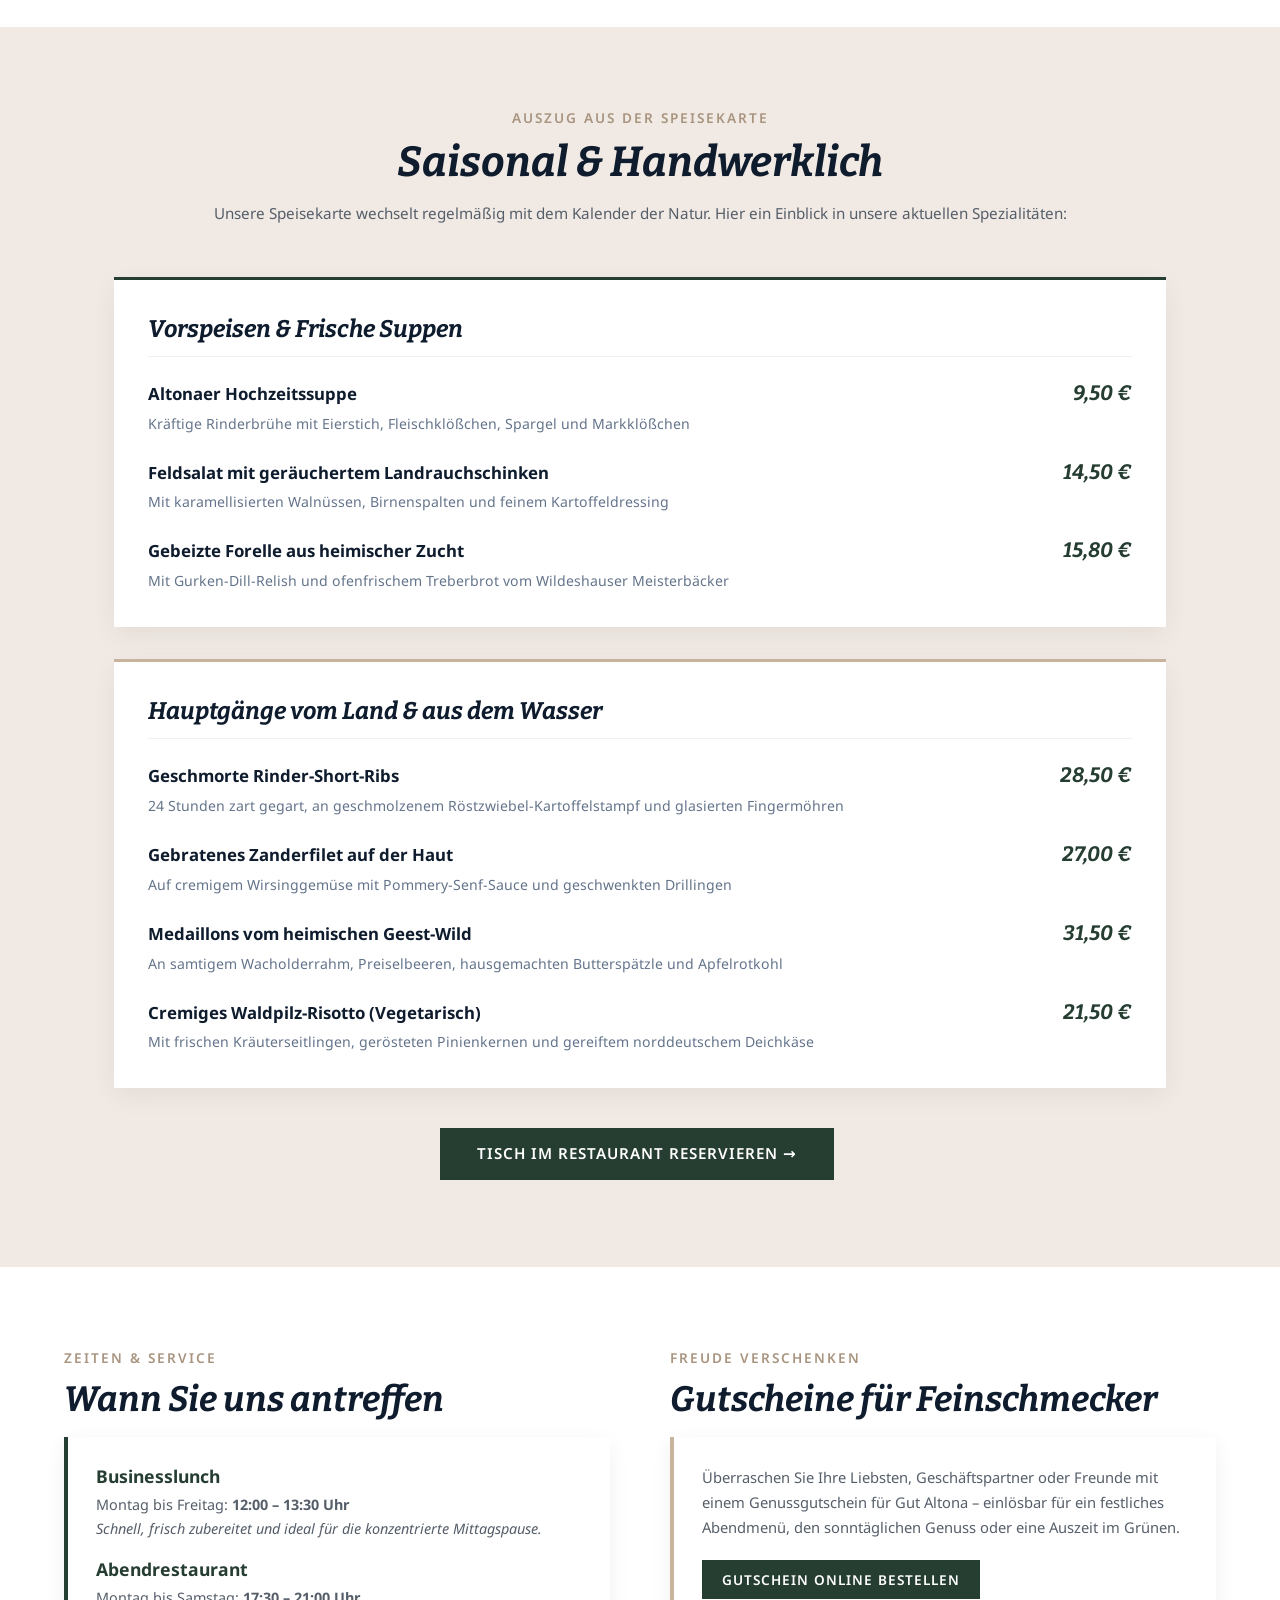
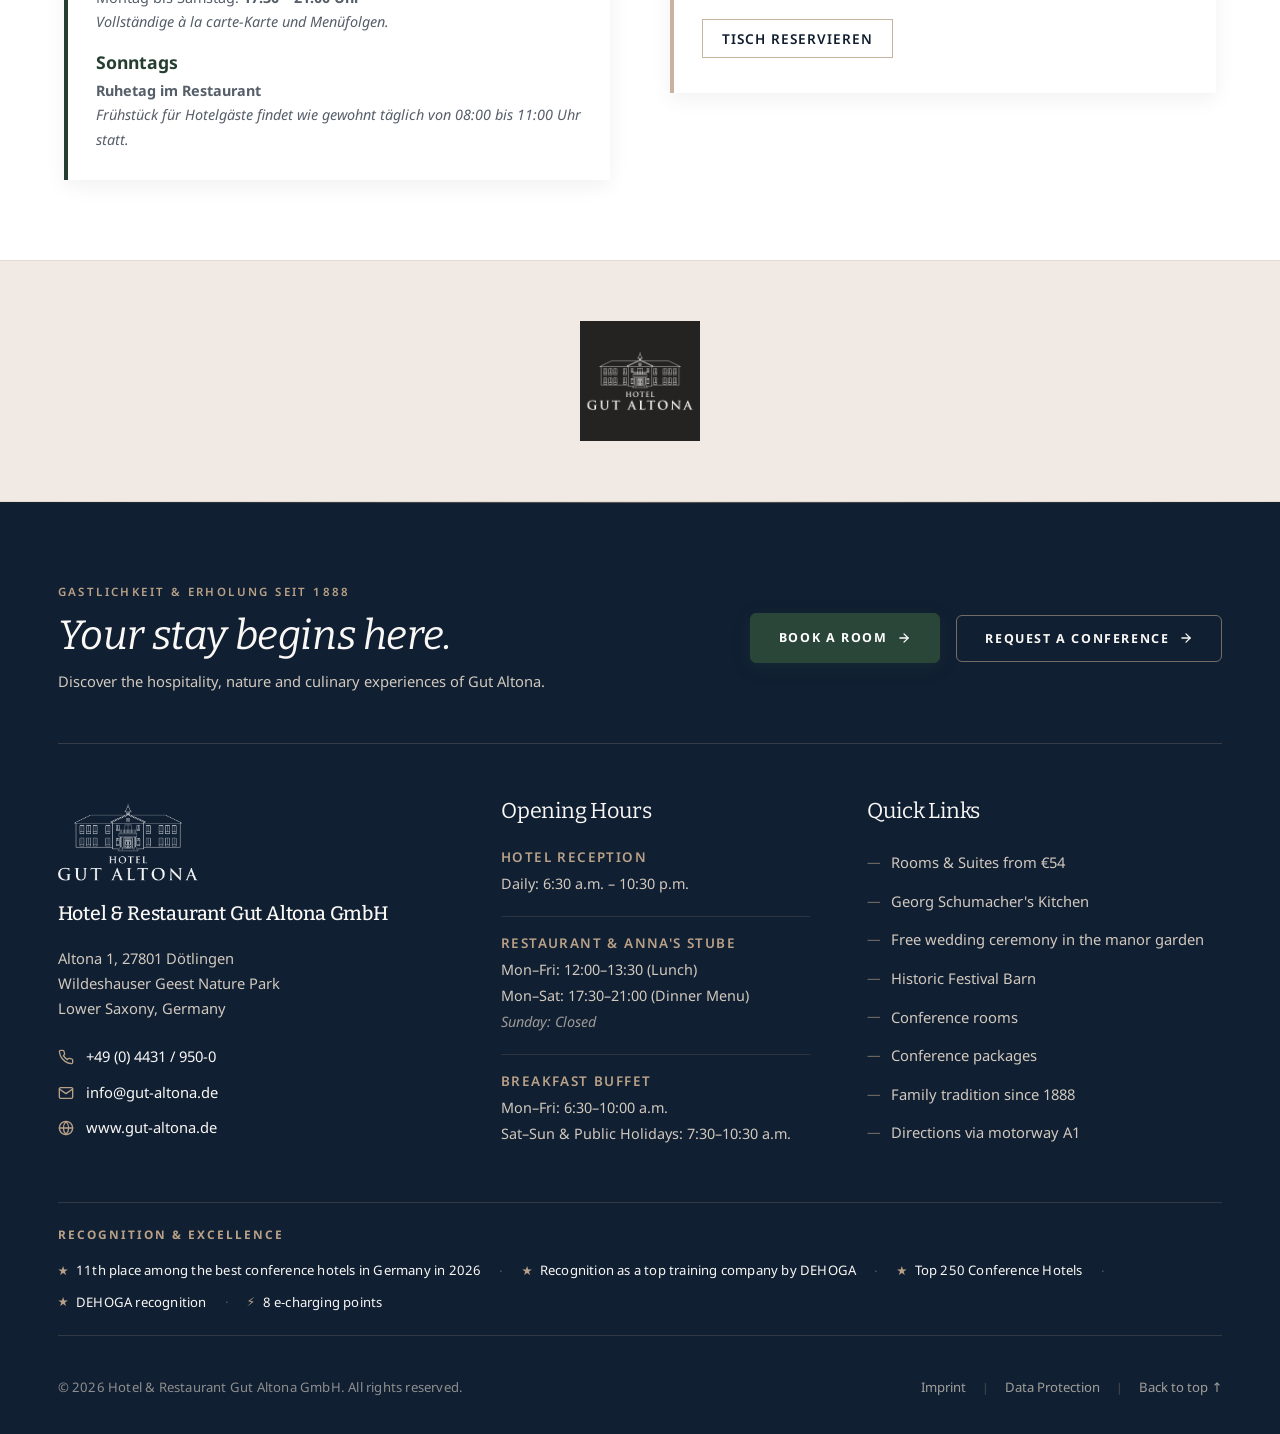
<file: restaurant.html>
<!DOCTYPE html>
<html lang="de" class="no-touchevents">
<head>
  <meta charset="UTF-8">
  <meta name="viewport" content="width=device-width, initial-scale=1, viewport-fit=cover">
  <title>Kulinarik &amp; Restaurant | Restaurant Gut Altona in Dötlingen</title>
  <meta name="description" content="Regionale gehobene Küche bei Wildeshausen: Anna's Stube, Kaminzimmer, Bar 1888 & Sonnenterrasse auf Gut Altona. Küchenchef Georg Schumacher. Jetzt Tisch reservieren.">
  <link rel="canonical" href="https://gut-altona.de/restaurant-bar/">

  <!-- Stylesheets -->
  <link rel="stylesheet" href="css/style.css">
  <link rel="icon" type="image/png" href="assets/images/ga-symbol-512.png">
  <!-- Centralized Preview Mode Controller -->
  <script src="js/preview-mode.js"></script>
</head>
<body class="site browser- browser--">
  <!-- Floating Navigation Pills (Sauerland Stern Hallmark) -->
  <aside class="floating-nav" aria-label="Schnellnavigation">
    <button id="floatingMenuBtn" class="floating-nav__pill floating-nav__pill--menu" aria-label="Menü öffnen" aria-expanded="false" aria-controls="nav_0">
      <span class="floating-nav__hamburger" aria-hidden="true">
        <span></span><span></span><span></span>
      </span>
      <span class="pill-text">MENU</span>
    </button>
    <a href="https://onepagebooking.com/gut-altona" target="_blank" rel="noopener noreferrer" class="floating-nav__pill floating-nav__pill--book" aria-label="Zimmer buchen">
      <svg width="15" height="15" viewBox="0 0 24 24" fill="none" stroke="currentColor" stroke-width="2.5" stroke-linecap="round" stroke-linejoin="round" aria-hidden="true"><rect x="3" y="4" width="18" height="18" rx="2" ry="2"></rect><line x1="16" y1="2" x2="16" y2="6"></line><line x1="8" y1="2" x2="8" y2="6"></line><line x1="3" y1="10" x2="21" y2="10"></line></svg>
      <span class="pill-text-long">ROOM </span><span>BOOK</span>
    </a>
  </aside>

  <!-- Skip link for accessibility -->
  <a id="skip-link" href="#main" class="visuallyhidden">Zum Inhalt springen</a>

  <!-- Global menu toggle checkbox (Sauerland Stern architecture) -->
  <input type="checkbox" id="global-toggle-menu" class="visuallyhidden" aria-hidden="true" tabindex="-1">

  <!-- ==========================================================================
       HEADER & NAVIGATION (SAUERLAND STERN ARCHITECTURE)
       ========================================================================== -->
  <header id="header" class="header" data-header="true" data-detail="true">
    
    <!-- Floating Logo -->
    <div class="logo logo-svg">
      <a href="index.html" title="Zurück zur Startseite">
        <img src="assets/images/ga-logo-weiss-transparent.png" alt="Hotel &amp; Restaurant Gut Altona" width="120" height="75" class="logo__file" loading="eager" decoding="async">
      </a>
    </div>

    <!-- Top Action Banner -->
    <div class="banner">
      <!-- Menu Button -->
      <label id="navButtonMenu" class="menu-button" for="global-toggle-menu" role="button" tabindex="0" aria-haspopup="true" aria-expanded="false" aria-controls="nav_0" aria-label="Menü öffnen">
        <div class="menu-button__button">
          <div class="menu-button__line top"></div>
          <div class="menu-button__line center"></div>
          <div class="menu-button__line bottom"></div>
        </div>
        <div class="menu-button__text">
          <span class="menu-button__text--open">Menü</span>
          <span class="menu-button__text--close">Schließen</span>
        </div>
      </label>

      <!-- Tools Menu -->
      <div class="tools">
        <ul>
          <li><a href="tagungen.html">Tagung anfragen</a></li>
          <li class="header-voucher"><a href="https://gut-altona.expressgutscheine.net/index.php?product=34" target="_blank" rel="noopener noreferrer"><span>Gutschein</span></a></li>
          <li class="header-tel"><a href="tel:+4944319500"><span>+49 4431 9500</span></a></li>
          <li class="header-gallery"><a href="ueber-uns.html"><span>Impressionen</span></a></li>
          <li style="display:flex;gap:4px;margin-left:8px;">
            <button class="lang-btn active" data-lang="de" style="background:none;border:none;color:#fff;font-size:0.75rem;cursor:pointer;font-weight:bold;">DE</button>
            <span style="color:rgba(255,255,255,0.4);">|</span>
            <button class="lang-btn" data-lang="en" style="background:none;border:none;color:rgba(255,255,255,0.6);font-size:0.75rem;cursor:pointer;font-weight:bold;">EN</button>
          </li>
        </ul>
      </div>

      <!-- Prominent Booking & Request Action Buttons -->
      <div class="nst21-widget article">
        <button class="cta cta--request" data-modal-open="table">Tisch reservieren</button>
        <a class="cta cta--book" href="https://onepagebooking.com/gut-altona" target="_blank" rel="noopener noreferrer">Zimmer buchen</a>
      </div>
    </div>

    <!-- Dropdown Mega Navigation Overlay -->
    <nav id="nav_0" class="nav-level-0" aria-label="Hauptmenü">
      <div class="menu-wrapper">
        <div class="menu-items" id="nav_menu">
          <!-- Left Column -->
          <ul class="main-menu main-menu--left">
            <li class="main-menu-item">
              <div class="main-menu-item-name"><a href="zimmer.html">Hotel &amp; Zimmer</a></div>
              <ul class="sub-menu">
                <li class="sub-menu-overview"><a href="zimmer.html" class="sub-menu-link">Zimmer Übersicht</a></li>
                <li><a href="zimmer.html#all-rooms" class="sub-menu-link">Premium Doppelzimmer (ab 109€)</a></li>
                <li><a href="zimmer.html#all-rooms" class="sub-menu-link">Business Doppelzimmer (ab 99€)</a></li>
                <li><a href="zimmer.html#all-rooms" class="sub-menu-link">Komfort Doppelzimmer (ab 84€)</a></li>
                <li><a href="zimmer.html#all-rooms" class="sub-menu-link">Standard Doppelzimmer (ab 74€)</a></li>
                <li><a href="zimmer.html#all-rooms" class="sub-menu-link">Einzelzimmer (ab 54€)</a></li>
                <li><a href="https://onepagebooking.com/gut-altona" target="_blank" class="sub-menu-link">Online Buchen</a></li>
              </ul>
            </li>

            <li class="main-menu-item">
              <div class="main-menu-item-name"><a href="tagungen.html">Tagungen &amp; Konferenzen</a></div>
              <ul class="sub-menu">
                <li class="sub-menu-overview"><a href="tagungen.html" class="sub-menu-link">Tagungen Übersicht</a></li>
                <li><a href="tagungen.html#raeume" class="sub-menu-link">11 Tagungsräume im Überblick</a></li>
                <li><a href="tagungen.html#raeume" class="sub-menu-link">Katharina &amp; Sophie (bis 250 Pax)</a></li>
                <li><a href="tagungen.html#pauschalen" class="sub-menu-link">Tagungspauschalen ab 71,50 €</a></li>
                <li><a href="tagungen.html" data-modal-open="meeting" class="sub-menu-link">Veranstaltung anfragen</a></li>
              </ul>
            </li>

            <li class="main-menu-item">
              <div class="main-menu-item-name"><a href="feiern-hochzeiten.html">Feste &amp; Hochzeiten</a></div>
              <ul class="sub-menu">
                <li class="sub-menu-overview"><a href="feiern-hochzeiten.html" class="sub-menu-link">Feste &amp; Events Übersicht</a></li>
                <li><a href="feiern-hochzeiten.html" class="sub-menu-link">Freie Trauung im Gutsgarten</a></li>
                <li><a href="feiern-hochzeiten.html#festraeume" class="sub-menu-link">Historische Festscheune (bis 180 Pax)</a></li>
                <li><a href="feiern-hochzeiten.html#festraeume" class="sub-menu-link">Festsaal mit Kronleuchtern (bis 250 Pax)</a></li>
                <li><a href="feiern-hochzeiten.html" class="sub-menu-link">Kohlfahrt-Partys &amp; Scheunenzauber</a></li>
              </ul>
            </li>
          </ul>

          <!-- Right Column -->
          <ul class="main-menu main-menu--right">
            <li class="main-menu-item active">
              <div class="main-menu-item-name"><a href="restaurant.html">Kulinarik &amp; Restaurant</a></div>
              <ul class="sub-menu">
                <li class="sub-menu-overview active"><a href="restaurant.html" class="sub-menu-link">Kulinarik Übersicht</a></li>
                <li><a href="#bereiche" class="sub-menu-link">Anna’s Stube &amp; Kaminzimmer</a></li>
                <li><a href="#bereiche" class="sub-menu-link">Bar 1888 &amp; Sonnenterrasse</a></li>
                <li><a href="#speisekarte" class="sub-menu-link">Speisekarte &amp; Businesslunch</a></li>
                <li><a href="#" data-modal-open="table" class="sub-menu-link">Tisch online reservieren</a></li>
              </ul>
            </li>

            <li class="main-menu-item">
              <div class="main-menu-item-name"><a href="ueber-uns.html">Über uns &amp; Historie</a></div>
              <ul class="sub-menu">
                <li class="sub-menu-overview"><a href="ueber-uns.html" class="sub-menu-link">Geschichte Übersicht</a></li>
                <li><a href="ueber-uns.html" class="sub-menu-link">1888: Johann Heinrich Ahrmann</a></li>
                <li><a href="ueber-uns.html" class="sub-menu-link">„All to nah“: Woher der Name kommt</a></li>
                <li><a href="ueber-uns.html" class="sub-menu-link">Familie Ahrmann in 5. Generation</a></li>
                <li><a href="karriere.html" class="sub-menu-link">Karriere &amp; Top-Ausbildung</a></li>
                <li><a href="kontakt.html" class="sub-menu-link">Kontakt &amp; Anreise</a></li>
              </ul>
            </li>

            <li class="main-menu-item">
              <div class="main-menu-item-name"><a href="kontakt.html">Natur &amp; Erholung</a></div>
              <ul class="sub-menu">
                <li><a href="index.html#wellness" class="sub-menu-link">Finnische Sauna &amp; Ruheraum</a></li>
                <li><a href="kontakt.html" class="sub-menu-link">Wanderweg „Huntepadd“ vor der Tür</a></li>
                <li><a href="kontakt.html" class="sub-menu-link">20 Radtouren in der Geest</a></li>
                <li><a href="kontakt.html" class="sub-menu-link">Künstlerdorf Dötlingen</a></li>
              </ul>
            </li>
          </ul>
        </div>
      </div>
    </nav>

    <!-- Subpage Hero Gallery Banner (Matching Sauerland Stern) -->
    <div class="gallery">
      <div id="gid1" class="gal">
        <ul class="slides">
          <li class="slide slide-1 on" style="background-image: url('assets/images/restaurant-annas-stube-gut-altona.webp');">
            <div class="slide-content">
              <div class="sub-hero-caption">
                <nav class="sub-hero-breadcrumb" aria-label="Brotkrumennavigation">
                  <a href="index.html">Startseite</a> <span>/</span> <span>Kulinarik &amp; Restaurant</span>
                </nav>
                <h1>Culinary Experiences</h1>
                <p class="sub-hero-tagline">
                  Regional flavours, seasonal ingredients and genuine hospitality · Küchenchef Georg Schumacher &amp; Team
                </p>
              </div>
            </div>
          </li>
        </ul>
      </div>
    </div>
  </header>

  <!-- ==========================================================================
       MAIN CONTENT: EXACT SAUERLAND STERN COMPOSITION
       ========================================================================== -->
  <main id="main">

    <!-- SECTION 1: ASYMMETRICAL BOX-DOUBLE (SIGNATURE SAUERLAND STERN LAYOUT) -->
    <section class="grp grp-single grp-layout-box-double grp-bg-none">
      <div class="grp-mem">
        <div class="box-double box-double__left box-double__left--with-preview">
          <div class="box-double__doubel">
            
            <!-- Editorial Text Column -->
            <div class="box-double__text">
              <span style="font-family: var(--font-family-sans); font-size: 0.85rem; text-transform: uppercase; letter-spacing: 2px; color: var(--template-color-accent-dark); font-weight: 600; display: block; margin-bottom: 8px;">
                Küchenphilosophie
              </span>
              <h1>Gehobene Küche ohne Firlefanz</h1>
              <h2>Küchenchef Georg Schumacher &amp; Regionale Frische</h2>
              <p>
                Küchenchef <strong>Georg Schumacher</strong> führt unsere Küche seit 2019 und kocht mit Leidenschaft regional und saisonal. Bei uns kommt auf den Tisch, was die Wildeshauser Geest und das Umland hervorbringen.
              </p>
              <p>
                Wir kennen unsere Lieferanten persönlich: Der Spargel wächst in Harpstedt auf sandigen Geestböden, das Brot und die knusprigen Brötchen backt der Meisterbäcker in Wildeshausen, und die Fleisch- und Wurstspezialitäten stammen vom vertrauten Fleischer aus der Nachbarschaft.
              </p>
              <div style="display: flex; gap: 14px; margin-top: 24px; flex-wrap: wrap;">
                <button class="cta cta--request" data-modal-open="table">Tisch jetzt reservieren</button>
                <a class="cta-secondary" href="#speisekarte">Speisekarte entdecken</a>
              </div>
            </div>

            <!-- Curved Main Photo (border-radius: 0 160px 160px 0) -->
            <div class="box-double__image">
              <img src="assets/images/gut-altona-gericht-rosa-gebraten.webp" alt="Feine gehobene Küche Gut Altona" width="540" height="420" loading="lazy" decoding="async">
            </div>

            <!-- Overlapping Opposing Curved Preview Photo (border-radius: 160px 0 0 160px) -->
            <div class="box-double__preview">
              <img src="assets/images/gut-altona-short-rib-kartoffelstampf.webp" alt="Geschmorte Rinder-Short-Ribs" width="280" height="380" loading="lazy" decoding="async">
            </div>

          </div>
        </div>
      </div>
    </section>

    <!-- SECTION 2: THE 4 DINING SPACES (MOSAIC GRID LAYOUT MATCHING SAUERLAND STERN) -->
    <section class="grp grp-single grp-bg-none" id="bereiche" style="padding: 70px 0;">
      <div class="grp-mem" style="max-width: 1380px; margin: 0 auto; padding: 0 24px;">
        
        <div style="text-align: center; max-width: 800px; margin: 0 auto 50px;">
          <span style="font-family: var(--font-family-sans); font-size: 0.85rem; text-transform: uppercase; letter-spacing: 2px; color: var(--template-color-accent-dark); font-weight: 600; display: block; margin-bottom: 8px;">
            Atmosphäre &amp; Räume
          </span>
          <h2 style="font-family: var(--font-family-serif); font-size: clamp(28px, 3.5vw, 42px); font-style: italic; color: var(--template-color-ink); margin: 0 0 14px;">
            Vier Orte für genussvolle Stunden
          </h2>
          <p style="font-size: 0.95rem; color: #555e69; line-height: 1.7;">
            Rund 100 Plätze verteilt auf individuelle Stuben bieten für jeden Anlass den passenden Rahmen – vom intimen Abendessen zu zweit bis zur geselligen Runde.
          </p>
        </div>

        <div class="mosaic__grid">
          
          <!-- Area 1: Anna's Stube -->
          <article class="usb-card" style="width: 100%;">
            <div class="usb-card__image" style="height: 240px;">
              <img src="assets/images/restaurant-annas-stube-gut-altona.webp" alt="Anna's Stube Restaurant Gut Altona" loading="lazy">
            </div>
            <div class="usb-card__content">
              <h3>Anna’s Stube</h3>
              <p>
                Stilvoll und behaglich, benannt nach einer Ahnin der Familie Ahrmann. Warme Holztöne, edles Porzellan und ein eleganter Rahmen für das feine Abendessen mit Freunden oder Familie.
              </p>
              <div style="margin-top: auto;">
                <button class="cta-secondary" data-modal-open="table" style="width: 100%;">Tisch anfragen</button>
              </div>
            </div>
          </article>

          <!-- Area 2: Kaminzimmer -->
          <article class="usb-card" style="width: 100%;">
            <div class="usb-card__image" style="height: 240px;">
              <img src="assets/images/gut-altona-kaminzimmer.webp" alt="Das Kaminzimmer Gut Altona" loading="lazy">
            </div>
            <div class="usb-card__content">
              <h3>Das Kaminzimmer</h3>
              <p>
                Behagliches Kaminfeuer im Herbst und Winter. Ein besonders stimmungsvoller und intimer Ort für ein romantisches Candle-Light-Dinner oder ein vertrautes Familienfest.
              </p>
              <div style="margin-top: auto;">
                <button class="cta-secondary" data-modal-open="table" style="width: 100%;">Tisch anfragen</button>
              </div>
            </div>
          </article>

          <!-- Area 3: Bar 1888 -->
          <article class="usb-card" style="width: 100%;">
            <div class="usb-card__image" style="height: 240px;">
              <img src="assets/images/bar-gut-altona-01-e1781693539841.webp" alt="Bar 1888 Gut Altona" loading="lazy">
            </div>
            <div class="usb-card__content">
              <h3>Bar 1888</h3>
              <p>
                Gesellige Tische unter festlichen Kronleuchtern. Der ideale Treffpunkt zum Aperitif vor dem Menü, für ein Glas edlen Wein oder ein kühles Bier zum Ausklang des Tages.
              </p>
              <div style="margin-top: auto;">
                <a href="#speisekarte" class="cta-secondary" style="width: 100%; text-align: center;">Getränkekarte</a>
              </div>
            </div>
          </article>

          <!-- Area 4: Sonnenterrasse -->
          <article class="usb-card" style="width: 100%;">
            <div class="usb-card__image" style="height: 240px;">
              <img src="assets/images/gut-altona-terrasse-fachwerk.webp" alt="Die Sonnenterrasse am Mühlbach" loading="lazy">
            </div>
            <div class="usb-card__content">
              <h3>Die Sonnenterrasse</h3>
              <p>
                Im Sommer draußen sitzen direkt am alten Mühlbach und dem Gutspark. Kaffee, Kuchen und erfrischende Spezialitäten im Schatten des alten Baumbestands.
              </p>
              <div style="margin-top: auto;">
                <button class="cta-secondary" data-modal-open="table" style="width: 100%;">Platz reservieren</button>
              </div>
            </div>
          </article>

        </div>
      </div>
    </section>

    <!-- SECTION 3: SEASONAL MENU HIGHLIGHTS (AUTHENTIC GUT ALTONA DISHES) -->
    <section class="grp grp-bg-hell" id="speisekarte" style="padding: 80px 0;">
      <div class="grp-mem" style="max-width: 1100px; margin: 0 auto; padding: 0 24px;">
        
        <div style="text-align: center; margin-bottom: 50px;">
          <span style="font-family: var(--font-family-sans); font-size: 0.85rem; text-transform: uppercase; letter-spacing: 2px; color: var(--template-color-accent-dark); font-weight: 600; display: block; margin-bottom: 8px;">
            Auszug aus der Speisekarte
          </span>
          <h2 style="font-family: var(--font-family-serif); font-size: clamp(28px, 3.5vw, 42px); font-style: italic; color: var(--template-color-ink); margin: 0 0 12px;">
            Saisonal &amp; Handwerklich
          </h2>
          <p style="font-size: 0.95rem; color: #555e69;">
            Unsere Speisekarte wechselt regelmäßig mit dem Kalender der Natur. Hier ein Einblick in unsere aktuellen Spezialitäten:
          </p>
        </div>

        <div style="display: grid; grid-template-columns: 1fr; gap: 32px;">
          
          <!-- Vorspeisen & Suppen -->
          <div style="background: #ffffff; padding: 34px; box-shadow: 0 8px 25px rgba(0,0,0,0.06); border-top: 3px solid var(--template-color-primary);">
            <h3 style="font-family: var(--font-family-serif); font-size: 1.5rem; font-style: italic; color: var(--template-color-ink); margin-bottom: 20px; border-bottom: 1px solid #edf1f5; padding-bottom: 12px;">
              Vorspeisen &amp; Frische Suppen
            </h3>
            
            <div style="display: flex; flex-direction: column; gap: 20px;">
              <div style="display: flex; justify-content: space-between; align-items: baseline; gap: 16px;">
                <div>
                  <strong style="color: var(--template-color-ink); font-size: 1.05rem;">Altonaer Hochzeitssuppe</strong>
                  <p style="font-size: 0.88rem; color: #64748b; margin: 4px 0 0;">Kräftige Rinderbrühe mit Eierstich, Fleischklößchen, Spargel und Markklößchen</p>
                </div>
                <span style="font-family: var(--font-family-serif); font-size: 1.3rem; font-style: italic; font-weight: 700; color: var(--template-color-primary); white-space: nowrap;">9,50 €</span>
              </div>

              <div style="display: flex; justify-content: space-between; align-items: baseline; gap: 16px;">
                <div>
                  <strong style="color: var(--template-color-ink); font-size: 1.05rem;">Feldsalat mit geräuchertem Landrauchschinken</strong>
                  <p style="font-size: 0.88rem; color: #64748b; margin: 4px 0 0;">Mit karamellisierten Walnüssen, Birnenspalten und feinem Kartoffeldressing</p>
                </div>
                <span style="font-family: var(--font-family-serif); font-size: 1.3rem; font-style: italic; font-weight: 700; color: var(--template-color-primary); white-space: nowrap;">14,50 €</span>
              </div>

              <div style="display: flex; justify-content: space-between; align-items: baseline; gap: 16px;">
                <div>
                  <strong style="color: var(--template-color-ink); font-size: 1.05rem;">Gebeizte Forelle aus heimischer Zucht</strong>
                  <p style="font-size: 0.88rem; color: #64748b; margin: 4px 0 0;">Mit Gurken-Dill-Relish und ofenfrischem Treberbrot vom Wildeshauser Meisterbäcker</p>
                </div>
                <span style="font-family: var(--font-family-serif); font-size: 1.3rem; font-style: italic; font-weight: 700; color: var(--template-color-primary); white-space: nowrap;">15,80 €</span>
              </div>
            </div>
          </div>

          <!-- Hauptgerichte -->
          <div style="background: #ffffff; padding: 34px; box-shadow: 0 8px 25px rgba(0,0,0,0.06); border-top: 3px solid var(--template-color-accent);">
            <h3 style="font-family: var(--font-family-serif); font-size: 1.5rem; font-style: italic; color: var(--template-color-ink); margin-bottom: 20px; border-bottom: 1px solid #edf1f5; padding-bottom: 12px;">
              Hauptgänge vom Land &amp; aus dem Wasser
            </h3>
            
            <div style="display: flex; flex-direction: column; gap: 20px;">
              <div style="display: flex; justify-content: space-between; align-items: baseline; gap: 16px;">
                <div>
                  <strong style="color: var(--template-color-ink); font-size: 1.05rem;">Geschmorte Rinder-Short-Ribs</strong>
                  <p style="font-size: 0.88rem; color: #64748b; margin: 4px 0 0;">24 Stunden zart gegart, an geschmolzenem Röstzwiebel-Kartoffelstampf und glasierten Fingermöhren</p>
                </div>
                <span style="font-family: var(--font-family-serif); font-size: 1.3rem; font-style: italic; font-weight: 700; color: var(--template-color-primary); white-space: nowrap;">28,50 €</span>
              </div>

              <div style="display: flex; justify-content: space-between; align-items: baseline; gap: 16px;">
                <div>
                  <strong style="color: var(--template-color-ink); font-size: 1.05rem;">Gebratenes Zanderfilet auf der Haut</strong>
                  <p style="font-size: 0.88rem; color: #64748b; margin: 4px 0 0;">Auf cremigem Wirsinggemüse mit Pommery-Senf-Sauce und geschwenkten Drillingen</p>
                </div>
                <span style="font-family: var(--font-family-serif); font-size: 1.3rem; font-style: italic; font-weight: 700; color: var(--template-color-primary); white-space: nowrap;">27,00 €</span>
              </div>

              <div style="display: flex; justify-content: space-between; align-items: baseline; gap: 16px;">
                <div>
                  <strong style="color: var(--template-color-ink); font-size: 1.05rem;">Medaillons vom heimischen Geest-Wild</strong>
                  <p style="font-size: 0.88rem; color: #64748b; margin: 4px 0 0;">An samtigem Wacholderrahm, Preiselbeeren, hausgemachten Butterspätzle und Apfelrotkohl</p>
                </div>
                <span style="font-family: var(--font-family-serif); font-size: 1.3rem; font-style: italic; font-weight: 700; color: var(--template-color-primary); white-space: nowrap;">31,50 €</span>
              </div>

              <div style="display: flex; justify-content: space-between; align-items: baseline; gap: 16px;">
                <div>
                  <strong style="color: var(--template-color-ink); font-size: 1.05rem;">Cremiges Waldpilz-Risotto (Vegetarisch)</strong>
                  <p style="font-size: 0.88rem; color: #64748b; margin: 4px 0 0;">Mit frischen Kräuterseitlingen, gerösteten Pinienkernen und gereiftem norddeutschem Deichkäse</p>
                </div>
                <span style="font-family: var(--font-family-serif); font-size: 1.3rem; font-style: italic; font-weight: 700; color: var(--template-color-primary); white-space: nowrap;">21,50 €</span>
              </div>
            </div>
          </div>

        </div>

        <div style="text-align: center; margin-top: 40px;">
          <button class="cta cta--request" data-modal-open="table" style="padding: 14px 36px; font-size: 0.95rem;">Tisch im Restaurant reservieren →</button>
        </div>

      </div>
    </section>

    <!-- SECTION 4: OPENING TIMES & BUSINESSLUNCH (2-COLUMN SPALTEN) -->
    <section class="grp grp-single grp-bg-none" style="padding: 80px 0;">
      <div class="grp-mem" style="max-width: 1200px; margin: 0 auto; padding: 0 24px;">
        
        <div class="spalten-grid-2">
          
          <div class="spalten-col">
            <span style="font-family: var(--font-family-sans); font-size: 0.85rem; text-transform: uppercase; letter-spacing: 2px; color: var(--template-color-accent-dark); font-weight: 600; display: block; margin-bottom: 8px;">
              Zeiten &amp; Service
            </span>
            <h2 style="font-family: var(--font-family-serif); font-size: 2.2rem; font-style: italic; color: var(--template-color-ink); margin: 0 0 16px;">
              Wann Sie uns antreffen
            </h2>
            <div style="background: #ffffff; padding: 28px; box-shadow: 0 6px 20px rgba(0,0,0,0.06); border-left: 4px solid var(--template-color-primary);">
              <h4 style="font-size: 1.1rem; color: var(--template-color-primary); margin: 0 0 6px;">Businesslunch</h4>
              <p style="font-size: 0.9rem; color: #555e69; margin: 0 0 16px;">
                Montag bis Freitag: <strong>12:00 – 13:30 Uhr</strong><br>
                <em>Schnell, frisch zubereitet und ideal für die konzentrierte Mittagspause.</em>
              </p>

              <h4 style="font-size: 1.1rem; color: var(--template-color-primary); margin: 0 0 6px;">Abendrestaurant</h4>
              <p style="font-size: 0.9rem; color: #555e69; margin: 0 0 16px;">
                Montag bis Samstag: <strong>17:30 – 21:00 Uhr</strong><br>
                <em>Vollständige à la carte-Karte und Menüfolgen.</em>
              </p>

              <h4 style="font-size: 1.1rem; color: var(--template-color-primary); margin: 0 0 6px;">Sonntags</h4>
              <p style="font-size: 0.9rem; color: #555e69; margin: 0;">
                <strong>Ruhetag im Restaurant</strong><br>
                <em>Frühstück für Hotelgäste findet wie gewohnt täglich von 08:00 bis 11:00 Uhr statt.</em>
              </p>
            </div>
          </div>

          <div class="spalten-col">
            <span style="font-family: var(--font-family-sans); font-size: 0.85rem; text-transform: uppercase; letter-spacing: 2px; color: var(--template-color-accent-dark); font-weight: 600; display: block; margin-bottom: 8px;">
              Freude verschenken
            </span>
            <h2 style="font-family: var(--font-family-serif); font-size: 2.2rem; font-style: italic; color: var(--template-color-ink); margin: 0 0 16px;">
              Gutscheine für Feinschmecker
            </h2>
            <div style="background: #ffffff; padding: 28px; box-shadow: 0 6px 20px rgba(0,0,0,0.06); border-left: 4px solid var(--template-color-accent);">
              <p style="font-size: 0.92rem; color: #555e69; line-height: 1.7; margin-bottom: 20px;">
                Überraschen Sie Ihre Liebsten, Geschäftspartner oder Freunde mit einem Genussgutschein für Gut Altona – einlösbar für ein festliches Abendmenü, den sonntäglichen Genuss oder eine Auszeit im Grünen.
              </p>
              <div style="display: flex; gap: 14px; flex-wrap: wrap;">
                <a href="https://gut-altona.expressgutscheine.net/index.php?product=34" target="_blank" rel="noopener noreferrer" class="cta cta--book">Gutschein online bestellen</a>
                <button class="cta-secondary" data-modal-open="table">Tisch reservieren</button>
              </div>
            </div>
          </div>

        </div>

      </div>
    </section>

    <!-- SECTION 5: WATERMARK CREST -->
    <section class="grp-bg-logo">
      <img src="assets/images/ga-symbol-512.png" alt="Gut Altona Wappen" width="120" height="120" loading="lazy">
    </section>

  </main>

  <!-- ==========================================================================
       GLOBAL LUXURY FOOTER (MATCHING DESIGN SYSTEM)
       ========================================================================== -->
  <footer id="footer" class="luxury-footer" aria-label="Website-Footer">
    <div class="luxury-footer__container">

      <!-- 1. Sophisticated Call-To-Action Area -->
      <section class="footer-cta-banner" aria-label="Aufenthalt anfragen">
        <div class="footer-cta-banner__content">
          <span class="footer-cta-banner__eyebrow">Gastlichkeit &amp; Erholung seit 1888</span>
          <h2 class="footer-cta-banner__headline">Your stay begins here.</h2>
          <p class="footer-cta-banner__subline">Discover the hospitality, nature and culinary experiences of Gut Altona.</p>
        </div>
        <div class="footer-cta-banner__actions">
          <a href="https://onepagebooking.com/gut-altona" target="_blank" rel="noopener noreferrer" class="footer-btn footer-btn--primary">
            <span>Book a Room</span>
            <svg width="14" height="14" viewBox="0 0 24 24" fill="none" stroke="currentColor" stroke-width="2.2" stroke-linecap="round" stroke-linejoin="round" aria-hidden="true"><path d="M5 12h14"></path><path d="m12 5 7 7-7 7"></path></svg>
          </a>
          <button type="button" class="footer-btn footer-btn--secondary" data-modal-open="meeting">
            <span>Request a Conference</span>
            <svg width="14" height="14" viewBox="0 0 24 24" fill="none" stroke="currentColor" stroke-width="2.2" stroke-linecap="round" stroke-linejoin="round" aria-hidden="true"><path d="M5 12h14"></path><path d="m12 5 7 7-7 7"></path></svg>
          </button>
        </div>
      </section>

      <!-- 2. Main Middle Section: Information in Three Columns -->
      <div class="footer-main-grid">

        <!-- COLUMN 1: CONTACT & LOCATION (Brand Identity) -->
        <div class="footer-column footer-column--brand">
          <div class="footer-brand-header">
            <a href="index.html" class="footer-logo-link" aria-label="Gut Altona Startseite">
              <img src="assets/images/ga-logo-weiss-transparent.png" alt="Gut Altona Hotel &amp; Restaurant" class="footer-brand-logo" width="150" height="95" loading="lazy">
            </a>
            <h3 class="footer-company-name">Hotel &amp; Restaurant Gut Altona GmbH</h3>
          </div>
          
          <address class="footer-address-block">
            <span class="footer-address-line">Altona 1, 27801 Dötlingen</span>
            <span class="footer-address-line">Wildeshauser Geest Nature Park</span>
            <span class="footer-address-line">Lower Saxony, Germany</span>
          </address>

          <div class="footer-contact-details">
            <a href="tel:+4944319500" class="footer-contact-link" aria-label="Telefonnummer anrufen">
              <svg width="16" height="16" viewBox="0 0 24 24" fill="none" stroke="currentColor" stroke-width="2" stroke-linecap="round" stroke-linejoin="round" aria-hidden="true"><path d="M22 16.92v3a2 2 0 0 1-2.18 2 19.79 19.79 0 0 1-8.63-3.07 19.5 19.5 0 0 1-6-6 19.79 19.79 0 0 1-3.07-8.67A2 2 0 0 1 4.11 2h3a2 2 0 0 1 2 1.72 12.84 12.84 0 0 0 .7 2.81 2 2 0 0 1-.45 2.11L8.09 9.91a16 16 0 0 0 6 6l1.27-1.27a2 2 0 0 1 2.11-.45 12.84 12.84 0 0 0 2.81.7A2 2 0 0 1 22 16.92z"></path></svg>
              <span>+49 (0) 4431 / 950-0</span>
            </a>
            <a href="mailto:info@gut-altona.de" class="footer-contact-link" aria-label="E-Mail senden">
              <svg width="16" height="16" viewBox="0 0 24 24" fill="none" stroke="currentColor" stroke-width="2" stroke-linecap="round" stroke-linejoin="round" aria-hidden="true"><path d="M4 4h16c1.1 0 2 .9 2 2v12c0 1.1-.9 2-2 2H4c-1.1 0-2-.9-2-2V6c0-1.1.9-2 2-2z"></path><polyline points="22,6 12,13 2,6"></polyline></svg>
              <span>info@gut-altona.de</span>
            </a>
            <a href="https://gut-altona.de" target="_blank" rel="noopener noreferrer" class="footer-contact-link" aria-label="Offizielle Website aufrufen">
              <svg width="16" height="16" viewBox="0 0 24 24" fill="none" stroke="currentColor" stroke-width="2" stroke-linecap="round" stroke-linejoin="round" aria-hidden="true"><circle cx="12" cy="12" r="10"></circle><line x1="2" y1="12" x2="22" y2="12"></line><path d="M12 2a15.3 15.3 0 0 1 4 10 15.3 15.3 0 0 1-4 10 15.3 15.3 0 0 1-4-10 15.3 15.3 0 0 1 4-10z"></path></svg>
              <span>www.gut-altona.de</span>
            </a>
          </div>
        </div>

        <!-- COLUMN 2: OPENING HOURS -->
        <div class="footer-column footer-column--hours">
          <h3 class="footer-col-title">Opening Hours</h3>

          <div class="footer-hours-group">
            <h4 class="footer-hours-heading">Hotel Reception</h4>
            <p class="footer-hours-text">Daily: 6:30 a.m. – 10:30 p.m.</p>
          </div>

          <div class="footer-hours-group">
            <h4 class="footer-hours-heading">Restaurant &amp; Anna's Stube</h4>
            <p class="footer-hours-text">Mon–Fri: 12:00–13:30 (Lunch)</p>
            <p class="footer-hours-text">Mon–Sat: 17:30–21:00 (Dinner Menu)</p>
            <p class="footer-hours-text footer-hours-text--closed">Sunday: Closed</p>
          </div>

          <div class="footer-hours-group">
            <h4 class="footer-hours-heading">Breakfast Buffet</h4>
            <p class="footer-hours-text">Mon–Fri: 6:30–10:00 a.m.</p>
            <p class="footer-hours-text">Sat–Sun &amp; Public Holidays: 7:30–10:30 a.m.</p>
          </div>
        </div>

        <!-- COLUMN 3: QUICK LINKS -->
        <div class="footer-column footer-column--links">
          <h3 class="footer-col-title">Quick Links</h3>
          <ul class="footer-nav-list">
            <li><a href="zimmer.html" class="footer-nav-link">Rooms &amp; Suites from €54</a></li>
            <li><a href="restaurant.html" class="footer-nav-link">Georg Schumacher's Kitchen</a></li>
            <li><a href="feiern-hochzeiten.html" class="footer-nav-link">Free wedding ceremony in the manor garden</a></li>
            <li><a href="feiern-hochzeiten.html#festraeume" class="footer-nav-link">Historic Festival Barn</a></li>
            <li><a href="tagungen.html" class="footer-nav-link">Conference rooms</a></li>
            <li><a href="tagungen.html#pauschalen" class="footer-nav-link">Conference packages</a></li>
            <li><a href="ueber-uns.html" class="footer-nav-link">Family tradition since 1888</a></li>
            <li><a href="kontakt.html" class="footer-nav-link">Directions via motorway A1</a></li>
          </ul>
        </div>

      </div>

      <!-- 3. Awards & Recognition (Horizontal Strip beneath Three Columns) -->
      <div class="footer-awards-strip" aria-label="Auszeichnungen und Anerkennungen">
        <span class="footer-awards-label">Recognition &amp; Excellence</span>
        <div class="footer-awards-items">
          <span class="footer-award-badge">
            <span class="footer-award-icon">★</span>
            <span class="footer-award-text">11th place among the best conference hotels in Germany in 2026</span>
          </span>
          <span class="footer-award-sep" aria-hidden="true">·</span>
          <span class="footer-award-badge">
            <span class="footer-award-icon">★</span>
            <span class="footer-award-text">Recognition as a top training company by DEHOGA</span>
          </span>
          <span class="footer-award-sep" aria-hidden="true">·</span>
          <span class="footer-award-badge">
            <span class="footer-award-icon">★</span>
            <span class="footer-award-text">Top 250 Conference Hotels</span>
          </span>
          <span class="footer-award-sep" aria-hidden="true">·</span>
          <span class="footer-award-badge">
            <span class="footer-award-icon">★</span>
            <span class="footer-award-text">DEHOGA recognition</span>
          </span>
          <span class="footer-award-sep" aria-hidden="true">·</span>
          <span class="footer-award-badge">
            <span class="footer-award-icon">⚡</span>
            <span class="footer-award-text">8 e-charging points</span>
          </span>
        </div>
      </div>

      <!-- 4. Bottom Legal Section -->
      <div class="footer-legal-bar">
        <p class="footer-copyright">
          &copy; 2026 Hotel &amp; Restaurant Gut Altona GmbH. All rights reserved.
        </p>
        <div class="footer-legal-links">
          <a href="kontakt.html#impressum" class="footer-legal-link">Imprint</a>
          <span class="footer-legal-sep" aria-hidden="true">|</span>
          <a href="kontakt.html#datenschutz" class="footer-legal-link">Data Protection</a>
          <span class="footer-legal-sep" aria-hidden="true">|</span>
          <a href="#header" class="footer-legal-link footer-back-to-top">Back to top ↑</a>
        </div>
      </div>

    </div>
  </footer>

  <!-- ==========================================================================
       INTERACTIVE MODALS: MEETING & TABLE RESERVATION
       ========================================================================== -->
  <!-- Meeting Request Modal -->
  <dialog id="meetingModal" class="interactive-modal" aria-labelledby="modalMeetingTitle">
    <div class="modal-card">
      <button type="button" class="modal-close" data-modal-close aria-label="Schließen">&times;</button>
      <div class="modal-header">
        <span class="modal-badge">Tagungsplanung 2026</span>
        <h3 id="modalMeetingTitle">Tagung oder Event auf Gut Altona anfragen</h3>
        <p>11 tageslichtdurchflutete Räume für bis zu 250 Personen · Pauschalen ab 71,50 €</p>
      </div>
      <form class="modal-form" onsubmit="event.preventDefault(); alert('Vielen Dank für Ihre Tagungsanfrage! Das Veranstaltungsteam von Gut Altona wird sich innerhalb von 24 Stunden bei Ihnen melden.'); this.closest('dialog').close();">
        <div class="form-grid">
          <div class="form-group">
            <label for="m_name">Ihr Name / Ansprechpartner *</label>
            <input type="text" id="m_name" required placeholder="z. B. Julia Becker">
          </div>
          <div class="form-group">
            <label for="m_company">Unternehmen / Organisation</label>
            <input type="text" id="m_company" placeholder="z. B. Musterfirma GmbH">
          </div>
          <div class="form-group">
            <label for="m_email">E-Mail-Adresse *</label>
            <input type="email" id="m_email" required placeholder="becker@musterfirma.de">
          </div>
          <div class="form-group">
            <label for="m_phone">Telefonnummer *</label>
            <input type="tel" id="m_phone" required placeholder="+49 ...">
          </div>
          <div class="form-group">
            <label for="m_date">Gewünschtes Datum / Zeitraum</label>
            <input type="date" id="m_date">
          </div>
          <div class="form-group">
            <label for="m_pax">Teilnehmerzahl (ca.)</label>
            <select id="m_pax">
              <option value="bis 10">2 bis 10 Personen (Vorstandszimmer)</option>
              <option value="10-30" selected>10 bis 30 Personen (z.B. Raum Sophie)</option>
              <option value="30-80">30 bis 80 Personen (z.B. Raum Katharina)</option>
              <option value="80-250">80 bis 250 Personen (Katharina &amp; Sophie)</option>
            </select>
          </div>
        </div>
        <div class="form-group" style="margin-top: 14px;">
          <label for="m_notes">Ihre Nachricht / Wünsche zur Veranstaltung</label>
          <textarea id="m_notes" rows="3" placeholder="Gewünschte Bestuhlung, Übernachtungsbedarf, Medientechnik oder Catering-Wünsche..."></textarea>
        </div>
        <div class="modal-actions">
          <button type="button" class="cta-secondary" data-modal-close>Abbrechen</button>
          <button type="submit" class="cta cta--royal">Unverbindlich anfragen</button>
        </div>
      </form>
    </div>
  </dialog>

  <!-- Table Reservation Modal -->
  <dialog id="tableModal" class="interactive-modal" aria-labelledby="modalTableTitle">
    <div class="modal-card">
      <button type="button" class="modal-close" data-modal-close aria-label="Schließen">&times;</button>
      <div class="modal-header">
        <span class="modal-badge">Restaurant &amp; Anna’s Stube</span>
        <h3 id="modalTableTitle">Tisch reservieren auf Gut Altona</h3>
        <p>Regionale Frischeküche von Küchenchef Georg Schumacher</p>
      </div>
      <form class="modal-form" onsubmit="event.preventDefault(); alert('Vielen Dank für Ihre Tischreservierung! Wir haben Ihre Anfrage vermerkt und freuen uns auf Ihren Besuch.'); this.closest('dialog').close();">
        <div class="form-grid">
          <div class="form-group">
            <label for="t_name">Ihr Name *</label>
            <input type="text" id="t_name" required placeholder="z. B. Thomas Weber">
          </div>
          <div class="form-group">
            <label for="t_phone">Telefonnummer *</label>
            <input type="tel" id="t_phone" required placeholder="+49 ...">
          </div>
          <div class="form-group">
            <label for="t_email">E-Mail-Adresse *</label>
            <input type="email" id="t_email" required placeholder="weber@beispiel.de">
          </div>
          <div class="form-group">
            <label for="t_pax">Personenanzahl *</label>
            <select id="t_pax" required>
              <option value="1">1 Person</option>
              <option value="2" selected>2 Personen</option>
              <option value="3-4">3 bis 4 Personen</option>
              <option value="5-8">5 bis 8 Personen</option>
              <option value="9+">Größere Gruppe (ab 9 Personen)</option>
            </select>
          </div>
          <div class="form-group">
            <label for="t_date">Datum *</label>
            <input type="date" id="t_date" required>
          </div>
          <div class="form-group">
            <label for="t_time">Uhrzeit *</label>
            <select id="t_time" required>
              <option value="12:00">12:00 Uhr (Businesslunch)</option>
              <option value="12:30">12:30 Uhr (Businesslunch)</option>
              <option value="13:00">13:00 Uhr (Businesslunch)</option>
              <option value="17:30">17:30 Uhr (Abendkarte)</option>
              <option value="18:00" selected>18:00 Uhr (Abendkarte)</option>
              <option value="18:30">18:30 Uhr (Abendkarte)</option>
              <option value="19:00">19:00 Uhr (Abendkarte)</option>
              <option value="19:30">19:30 Uhr (Abendkarte)</option>
              <option value="20:00">20:00 Uhr (Abendkarte)</option>
            </select>
          </div>
        </div>
        <div class="form-group" style="margin-top: 14px;">
          <label for="t_area">Bevorzugter Bereich</label>
          <select id="t_area">
            <option value="egal" selected>Keine Präferenz / Bester freier Tisch</option>
            <option value="annas">Anna’s Stube</option>
            <option value="kamin">Kaminzimmer (gemütlich)</option>
            <option value="terrasse">Sonnenterrasse am Mühlbach (witterungsabhängig)</option>
          </select>
        </div>
        <div class="form-group" style="margin-top: 14px;">
          <label for="t_notes">Besondere Wünsche oder Unverträglichkeiten</label>
          <textarea id="t_notes" rows="2" placeholder="z. B. Geburtstag, Hochstuhl benötigt, Allergien..."></textarea>
        </div>
        <div class="modal-actions">
          <button type="button" class="cta-secondary" data-modal-close>Abbrechen</button>
          <button type="submit" class="cta cta--royal">Tisch verbindlich reservieren</button>
        </div>
      </form>
    </div>
  </dialog>

  <!-- JavaScript -->
  <script src="js/main.js"></script>
</body>
</html>
</file>
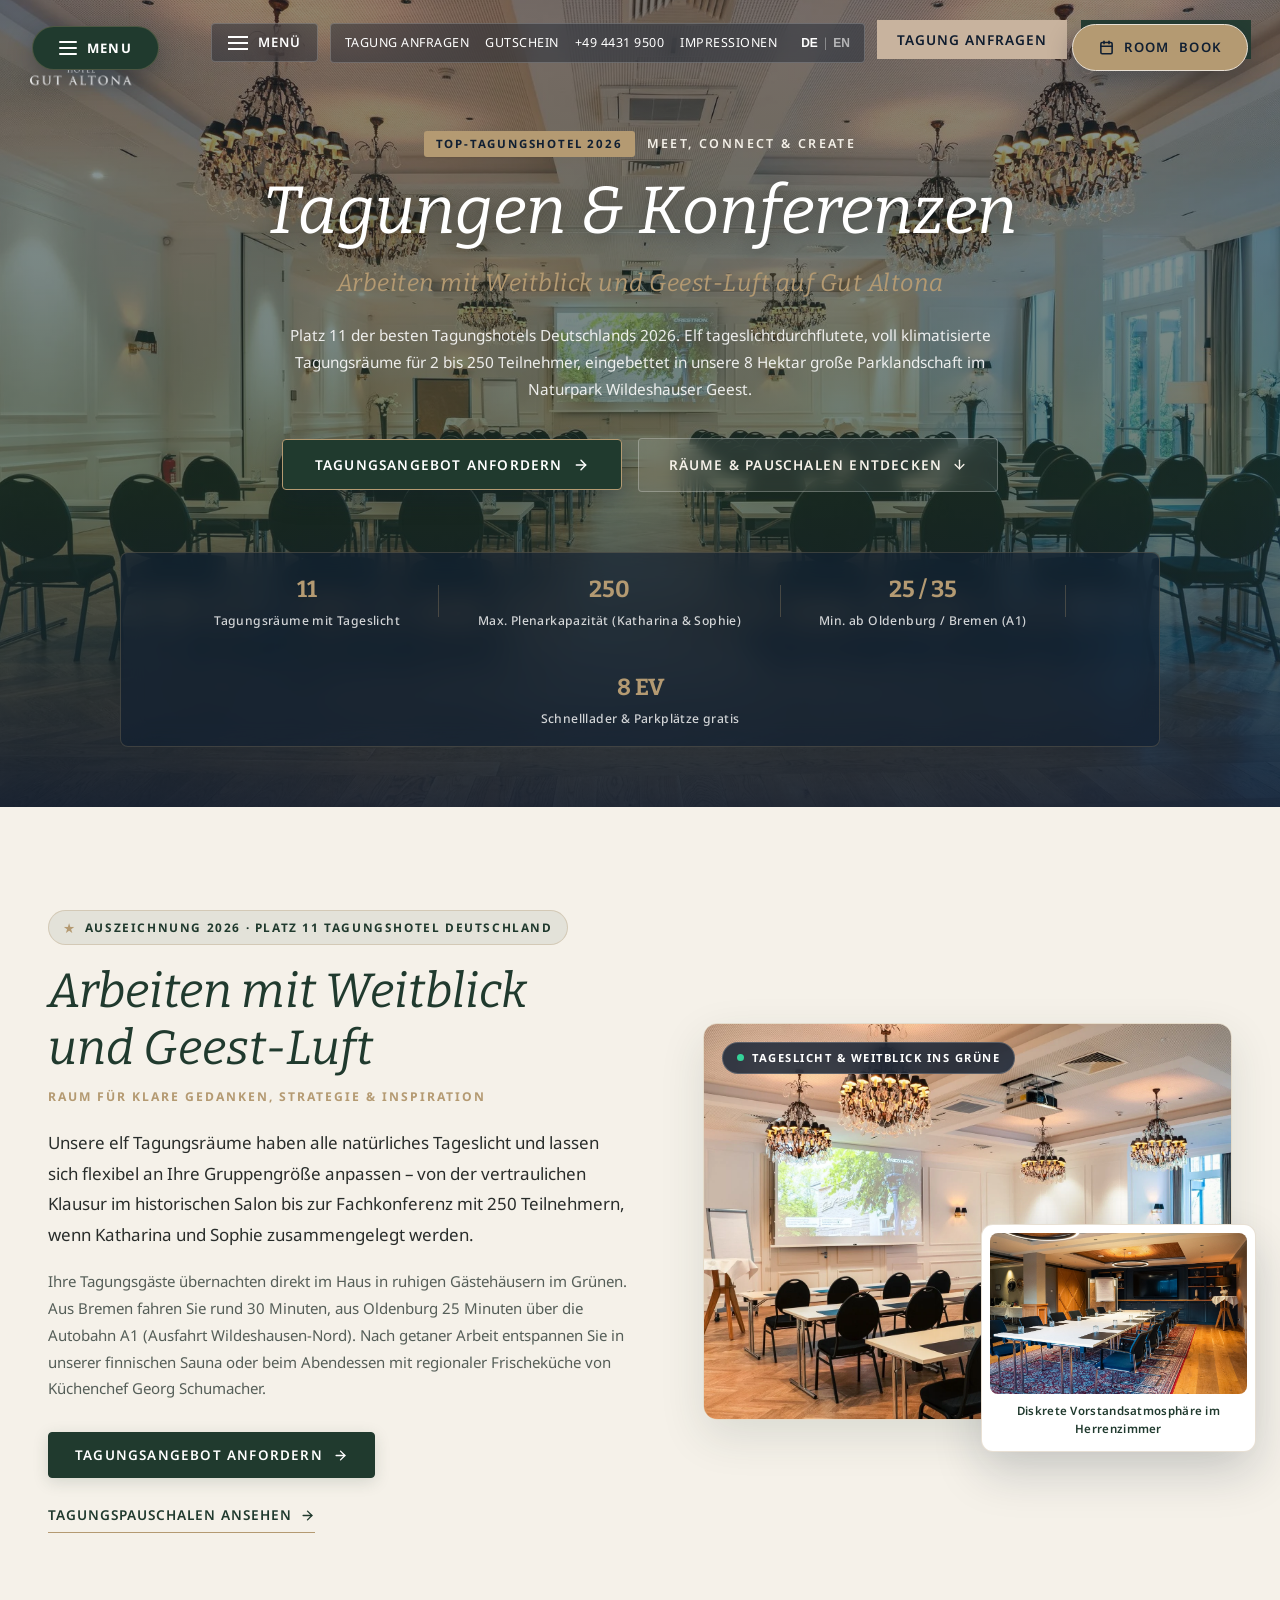
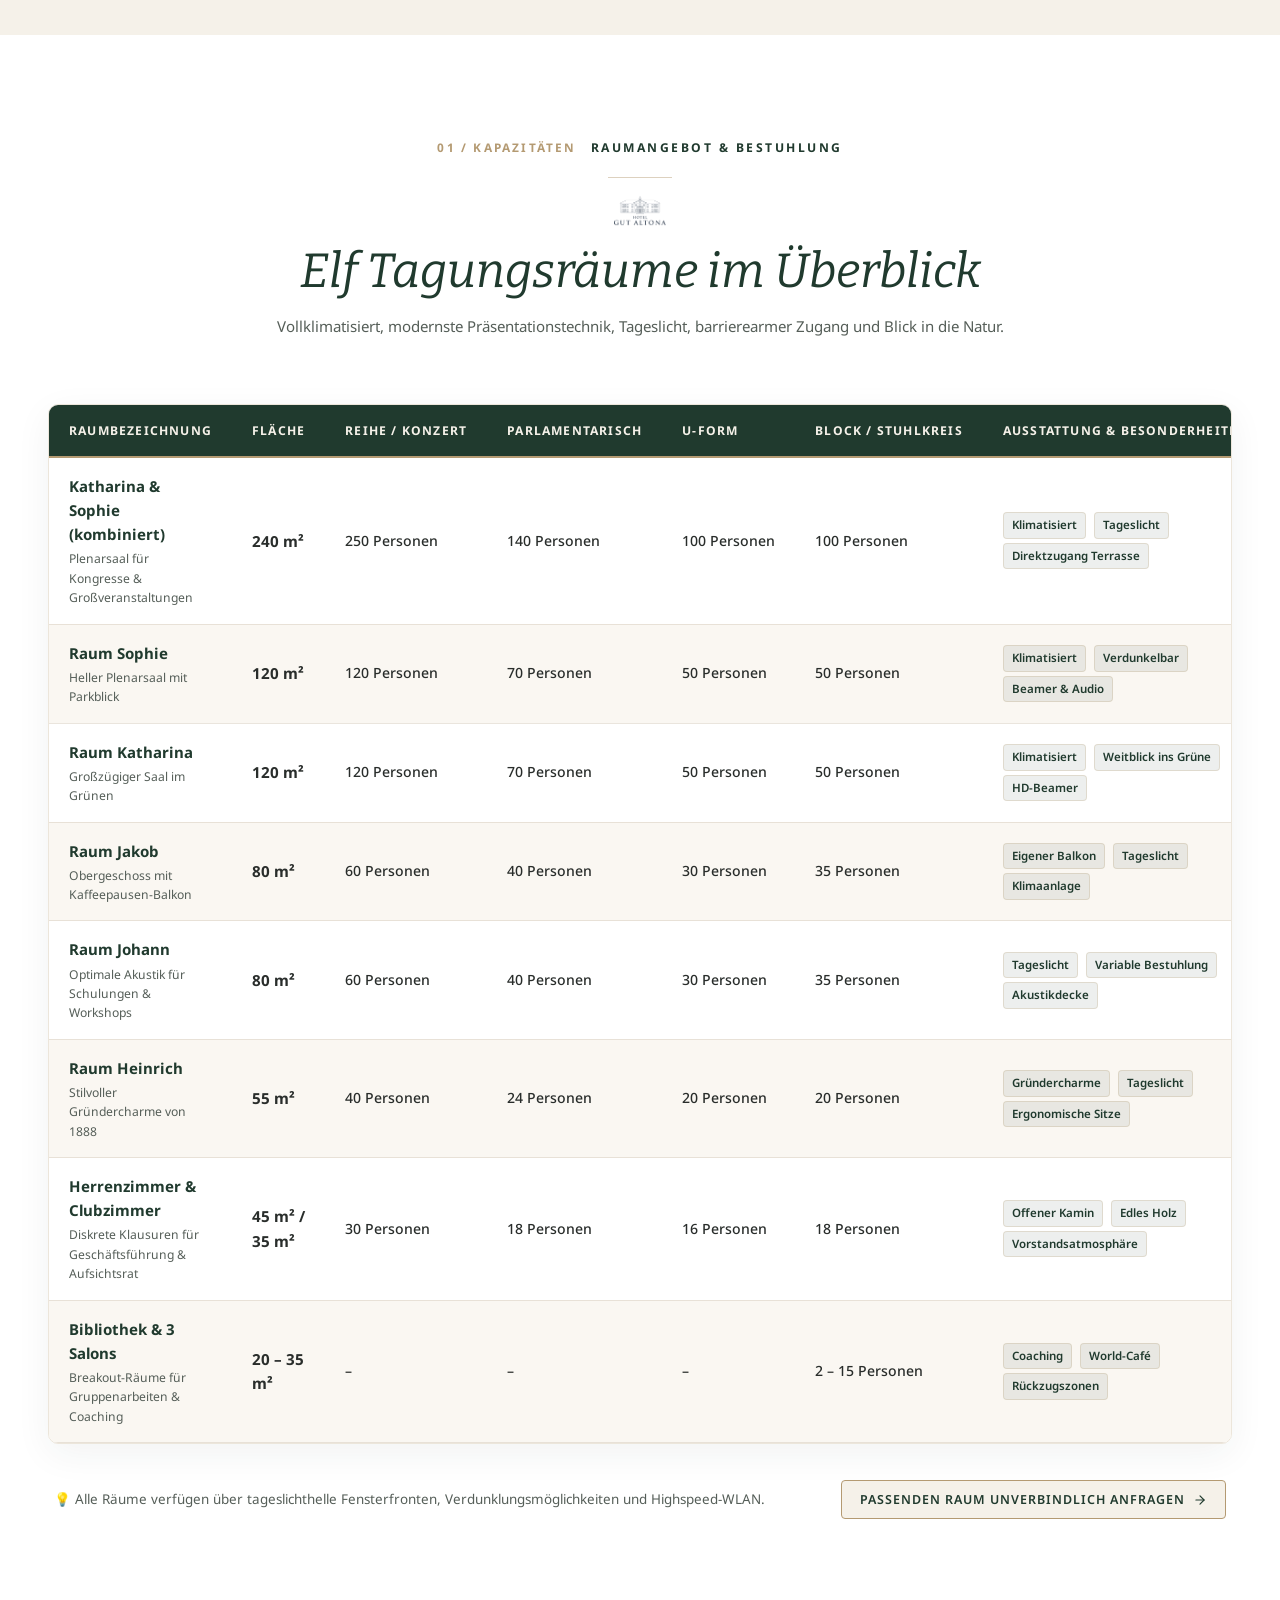
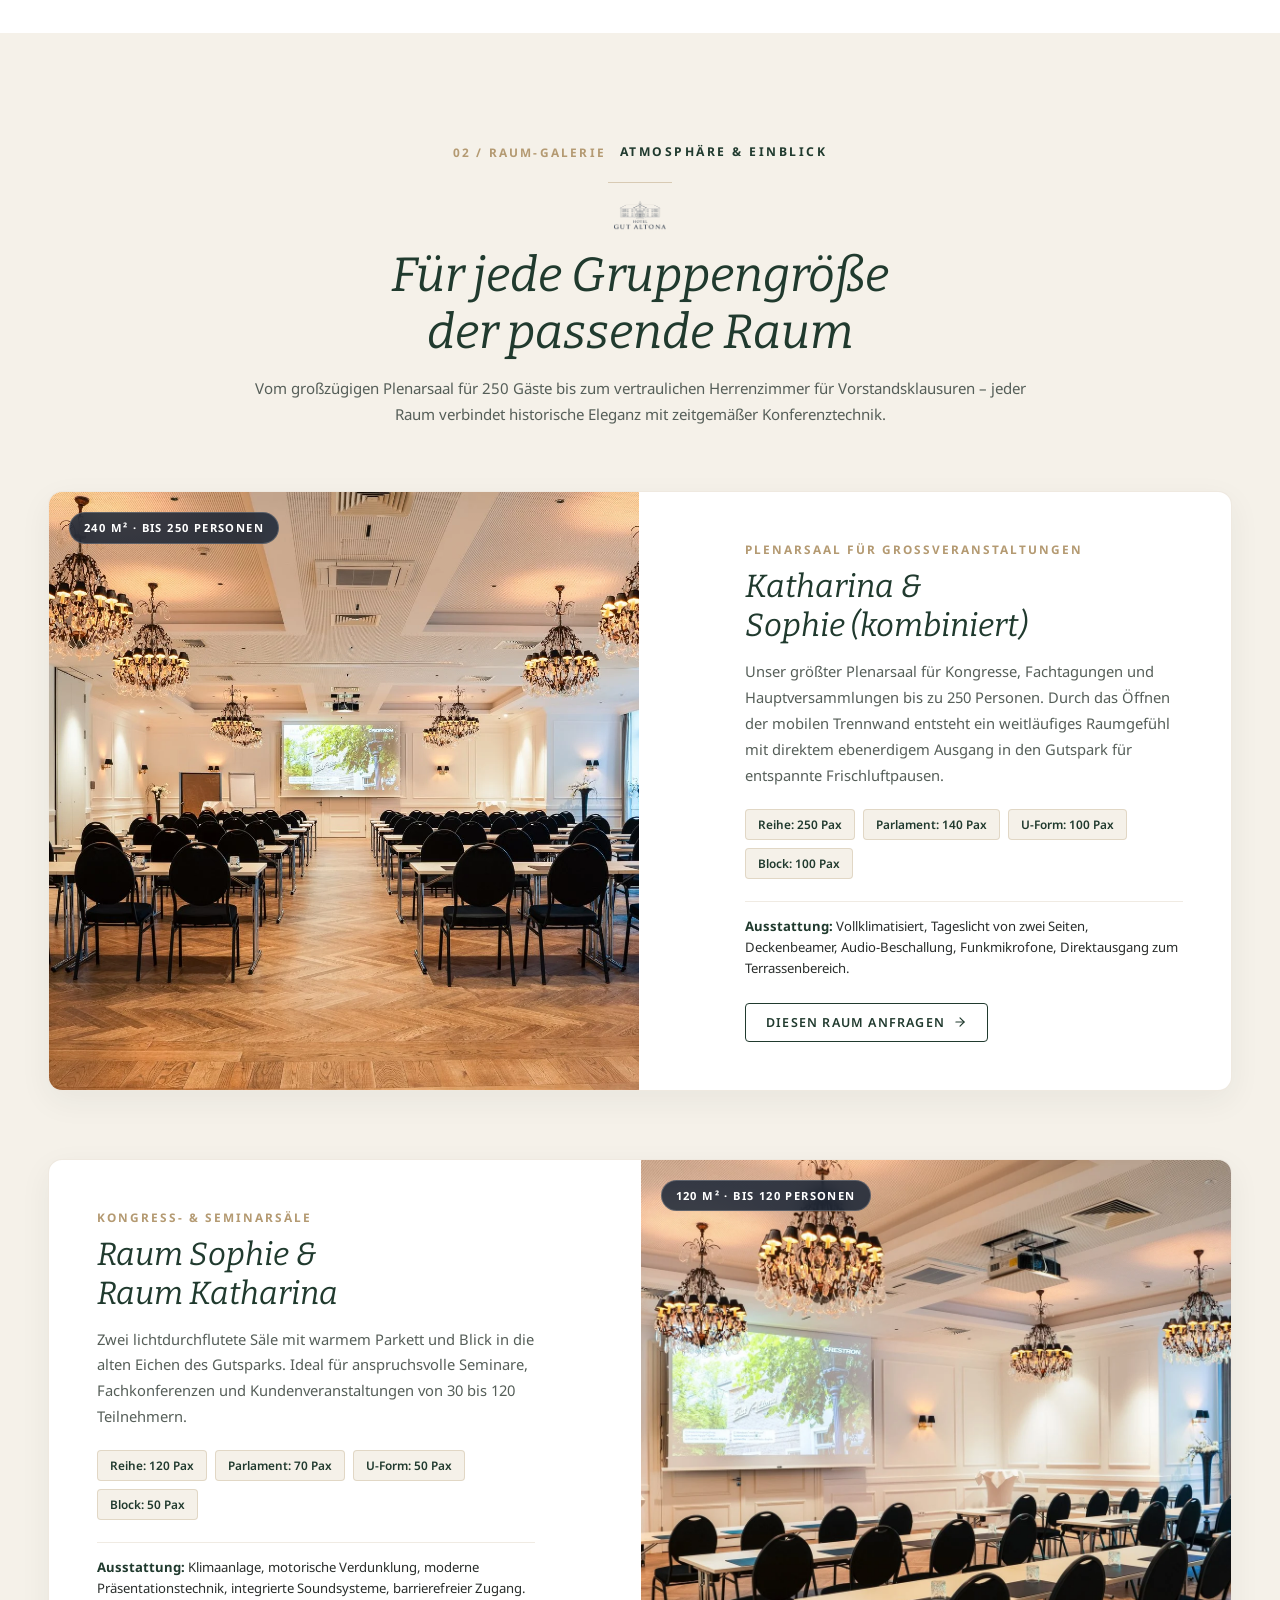
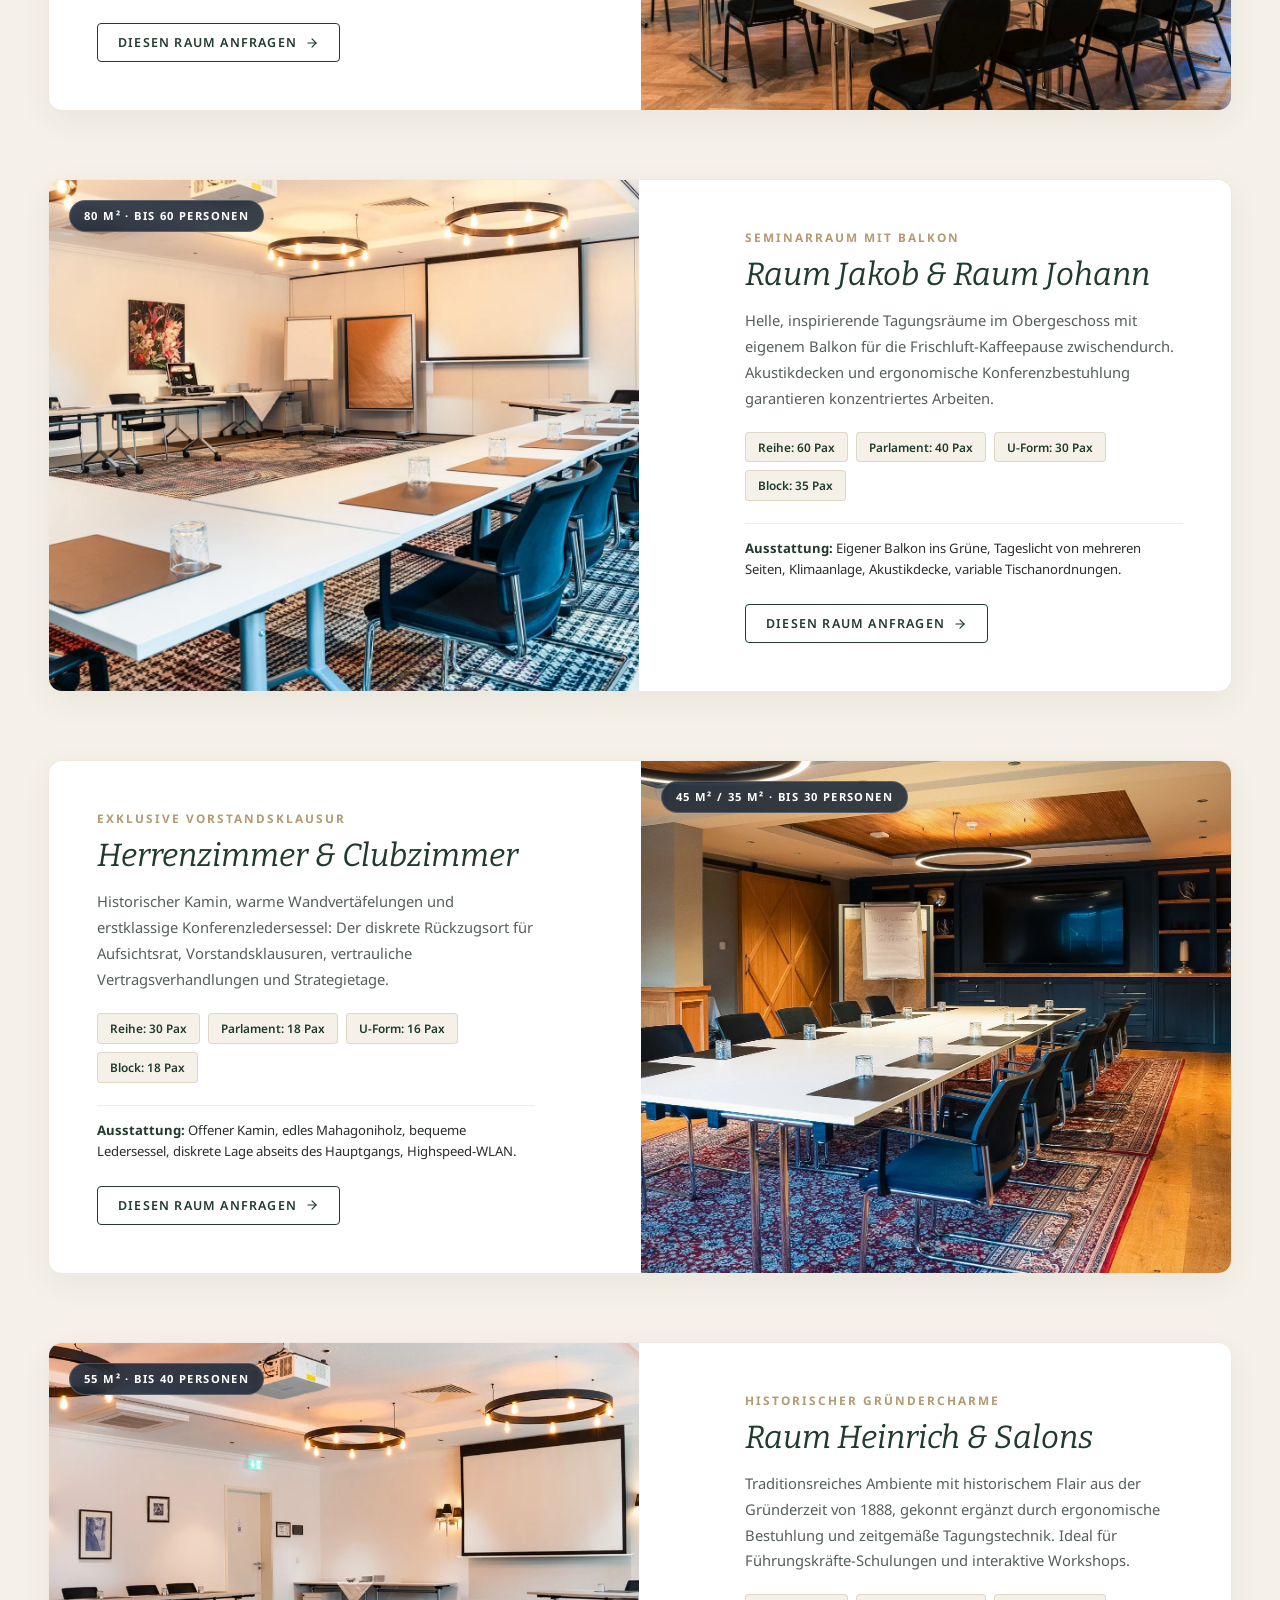
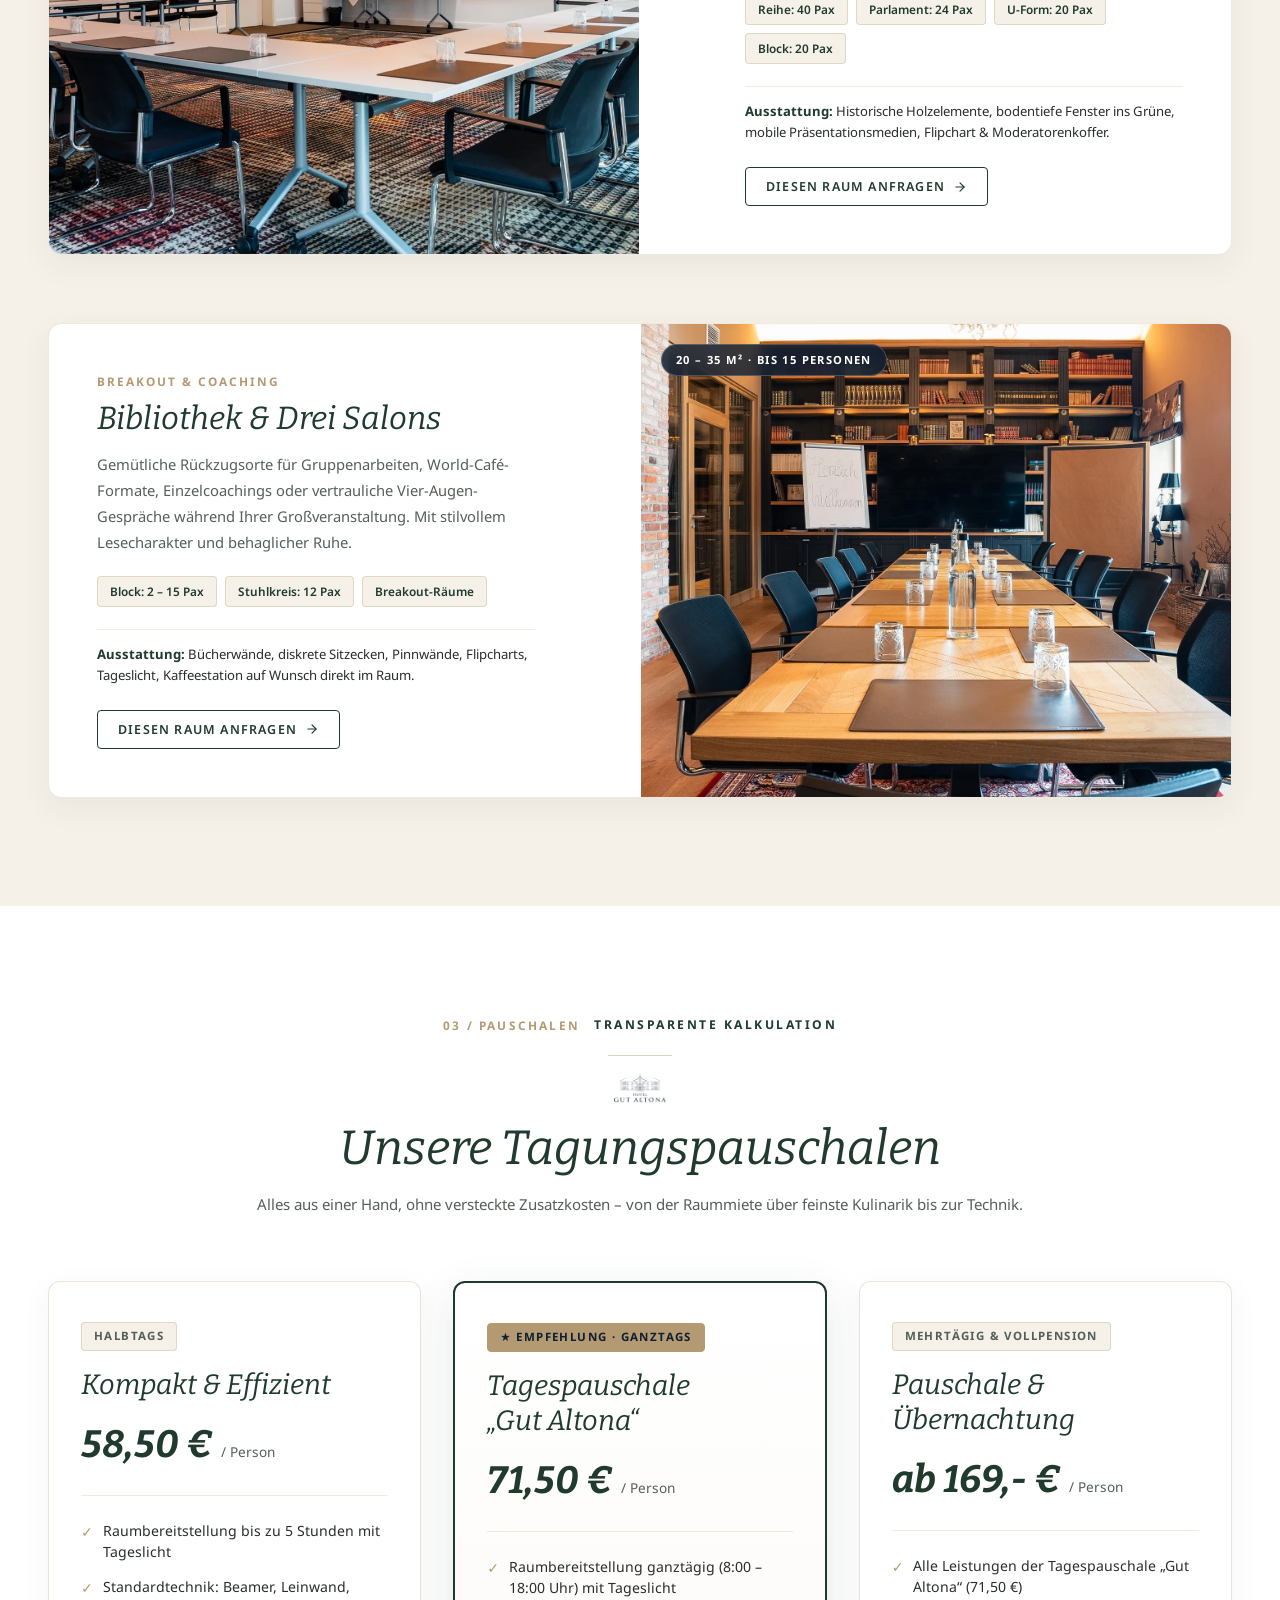
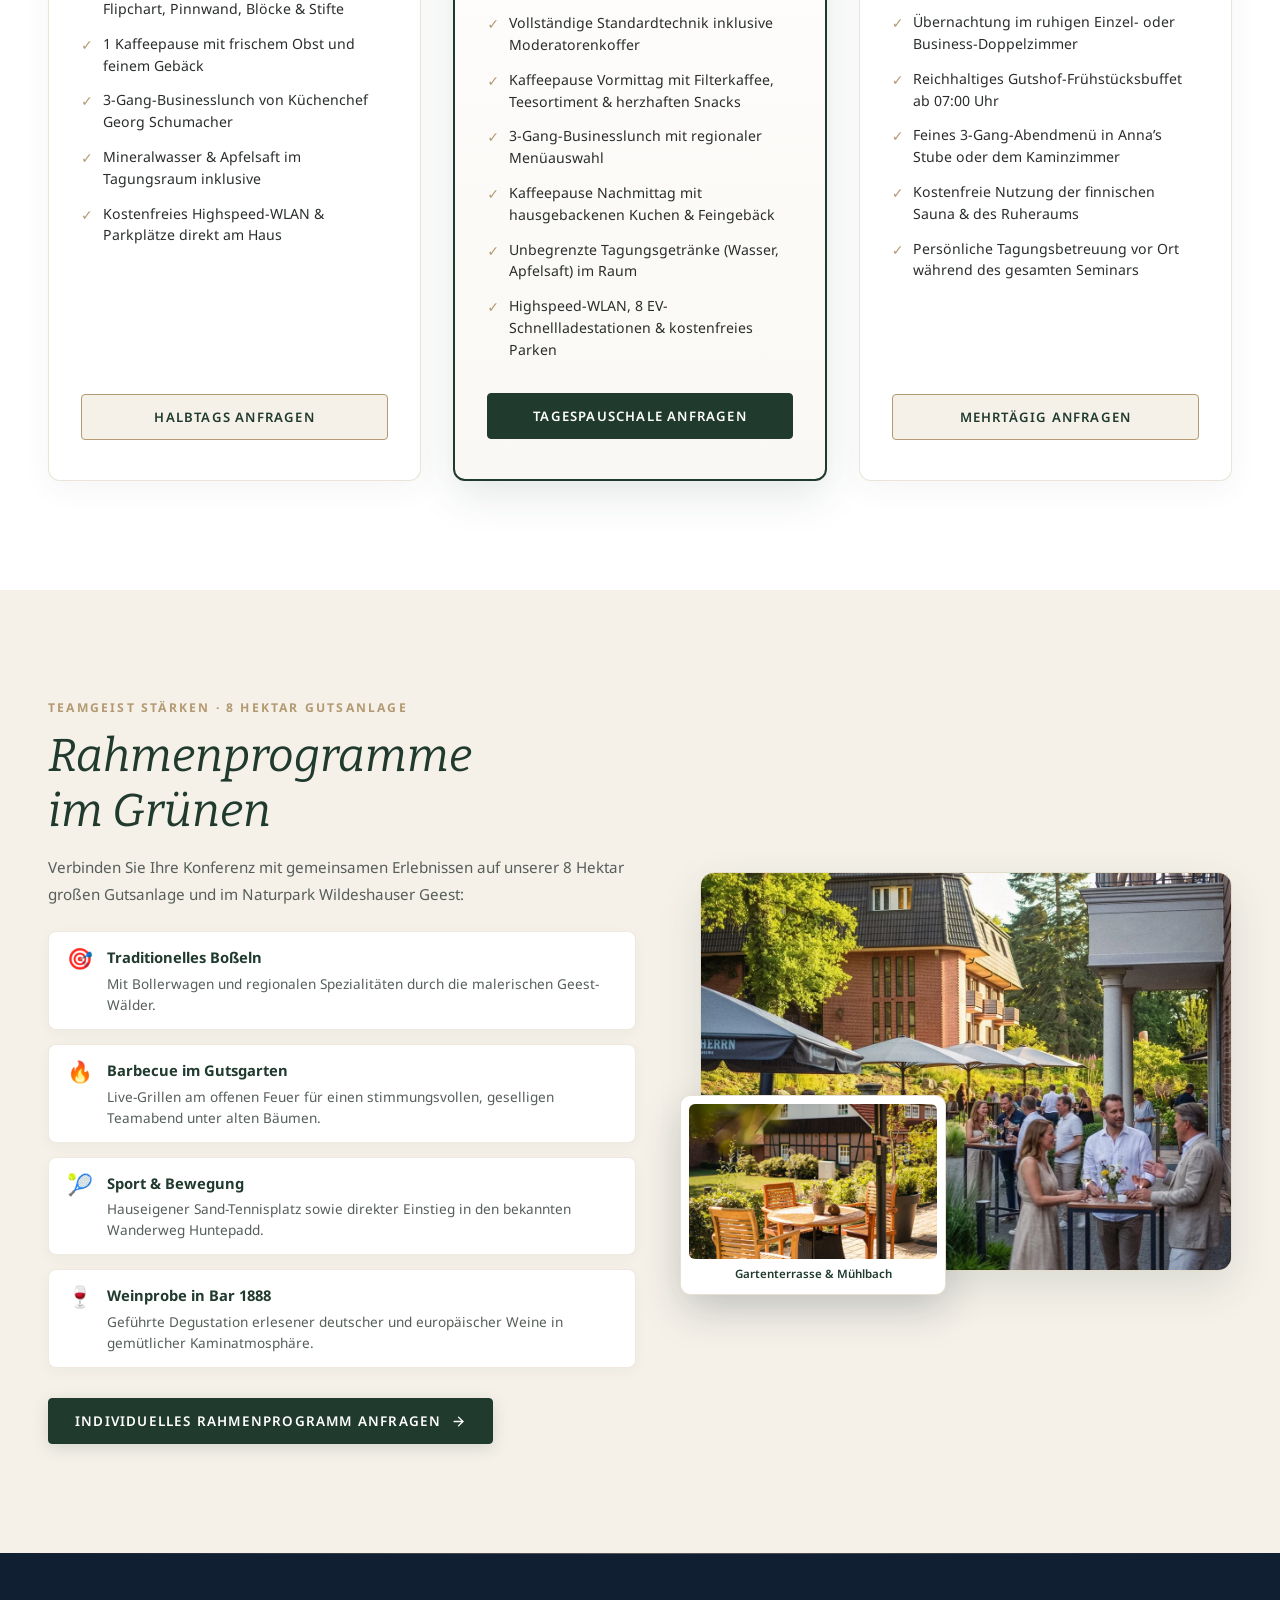
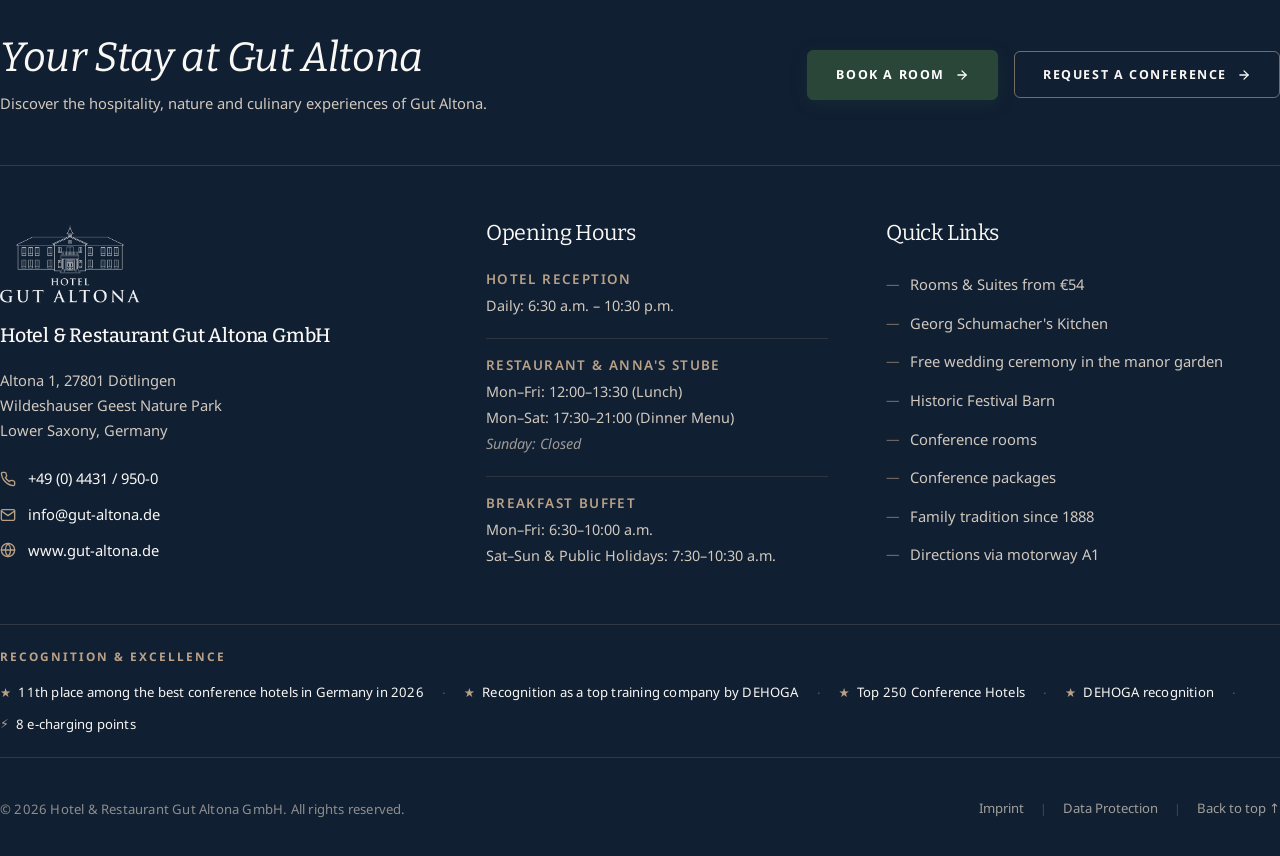
<file: tagungen.html>
<!DOCTYPE html>
<html lang="de" class="no-touchevents">
<head>
  <meta charset="UTF-8">
  <meta name="viewport" content="width=device-width, initial-scale=1, viewport-fit=cover">
  <title>Tagungen &amp; Konferenzen | Platz 11 Tagungshotel Deutschland Gut Altona</title>
  <meta name="description" content="Elf tageslichtdurchflutete Tagungsräume bis 250 Personen in Dötlingen bei Wildeshausen. Platz 11 der besten Tagungshotels Deutschlands 2026. Tagungspauschalen ab 71,50€.">
  <link rel="canonical" href="https://gut-altona.de/tagungen/">

  <!-- Stylesheets -->
  <link rel="stylesheet" href="css/style.css">
  <link rel="icon" type="image/png" href="assets/images/ga-symbol-512.png">
  <!-- Centralized Preview Mode Controller -->
  <script src="js/preview-mode.js"></script>
</head>
<body class="site browser- browser--">

  <!-- Floating Navigation Pills (Global Luxury System) -->
  <aside class="floating-nav" aria-label="Schnellnavigation">
    <button id="floatingMenuBtn" class="floating-nav__pill floating-nav__pill--menu" aria-label="Menü öffnen" aria-expanded="false" aria-controls="nav_0">
      <span class="floating-nav__hamburger" aria-hidden="true">
        <span></span><span></span><span></span>
      </span>
      <span class="pill-text">MENU</span>
    </button>
    <a href="https://onepagebooking.com/gut-altona" target="_blank" rel="noopener noreferrer" class="floating-nav__pill floating-nav__pill--book" aria-label="Zimmer buchen">
      <svg width="15" height="15" viewBox="0 0 24 24" fill="none" stroke="currentColor" stroke-width="2.5" stroke-linecap="round" stroke-linejoin="round" aria-hidden="true"><rect x="3" y="4" width="18" height="18" rx="2" ry="2"></rect><line x1="16" y1="2" x2="16" y2="6"></line><line x1="8" y1="2" x2="8" y2="6"></line><line x1="3" y1="10" x2="21" y2="10"></line></svg>
      <span class="pill-text-long">ROOM </span><span>BOOK</span>
    </a>
  </aside>

  <!-- Skip link for accessibility -->
  <a id="skip-link" href="#main" class="visuallyhidden">Zum Inhalt springen</a>

  <!-- Global menu toggle checkbox -->
  <input type="checkbox" id="global-toggle-menu" class="visuallyhidden" aria-hidden="true" tabindex="-1">

  <!-- ==========================================================================
       SECTION 2: SOPHISTICATED HEADER & NAVIGATION
       ========================================================================== -->
  <header id="header" class="header" data-header="true" data-detail="true">
    
    <!-- Floating Logo -->
    <div class="logo logo-svg">
      <a href="index.html" title="Zurück zur Startseite">
        <img src="assets/images/ga-logo-weiss-transparent.png" alt="Hotel &amp; Restaurant Gut Altona" width="120" height="75" class="logo__file" loading="eager" decoding="async">
      </a>
    </div>

    <!-- Top Action Banner -->
    <div class="banner">
      <!-- Menu Button -->
      <label id="navButtonMenu" class="menu-button" for="global-toggle-menu" role="button" tabindex="0" aria-haspopup="true" aria-expanded="false" aria-controls="nav_0" aria-label="Menü öffnen">
        <div class="menu-button__button">
          <div class="menu-button__line top"></div>
          <div class="menu-button__line center"></div>
          <div class="menu-button__line bottom"></div>
        </div>
        <div class="menu-button__text">
          <span class="menu-button__text--open">Menü</span>
          <span class="menu-button__text--close">Schließen</span>
        </div>
      </label>

      <!-- Tools Menu -->
      <div class="tools">
        <ul>
          <li><a href="tagungen.html">Tagung anfragen</a></li>
          <li class="header-voucher"><a href="https://gut-altona.expressgutscheine.net/index.php?product=34" target="_blank" rel="noopener noreferrer"><span>Gutschein</span></a></li>
          <li class="header-tel"><a href="tel:+4944319500"><span>+49 4431 9500</span></a></li>
          <li class="header-gallery"><a href="ueber-uns.html"><span>Impressionen</span></a></li>
          <li style="display:flex;gap:4px;margin-left:8px;">
            <button class="lang-btn active" data-lang="de" style="background:none;border:none;color:#fff;font-size:0.75rem;cursor:pointer;font-weight:bold;">DE</button>
            <span style="color:rgba(255,255,255,0.4);">|</span>
            <button class="lang-btn" data-lang="en" style="background:none;border:none;color:rgba(255,255,255,0.6);font-size:0.75rem;cursor:pointer;font-weight:bold;">EN</button>
          </li>
        </ul>
      </div>

      <!-- Prominent Booking & Request Action Buttons -->
      <div class="nst21-widget article">
        <button class="cta cta--request" data-modal-open="meeting">Tagung anfragen</button>
        <a class="cta cta--book" href="https://onepagebooking.com/gut-altona" target="_blank" rel="noopener noreferrer">Zimmer buchen</a>
      </div>
    </div>

    <!-- Dropdown Mega Navigation Overlay (Preserved for complete site hierarchy) -->
    <nav id="nav_0" class="nav-level-0" aria-label="Erweitertes Hauptmenü">
      <div class="menu-wrapper">
        <div class="menu-items" id="nav_menu">
          <!-- Left Column -->
          <ul class="main-menu main-menu--left">
            <li class="main-menu-item">
              <div class="main-menu-item-name"><a href="zimmer.html">Hotel &amp; Zimmer</a></div>
              <ul class="sub-menu">
                <li class="sub-menu-overview"><a href="zimmer.html" class="sub-menu-link">Zimmer Übersicht</a></li>
                <li><a href="zimmer.html#all-rooms" class="sub-menu-link">Premium Doppelzimmer (ab 109€)</a></li>
                <li><a href="zimmer.html#all-rooms" class="sub-menu-link">Business Doppelzimmer (ab 99€)</a></li>
                <li><a href="zimmer.html#all-rooms" class="sub-menu-link">Komfort Doppelzimmer (ab 84€)</a></li>
                <li><a href="zimmer.html#all-rooms" class="sub-menu-link">Standard Doppelzimmer (ab 74€)</a></li>
                <li><a href="zimmer.html#all-rooms" class="sub-menu-link">Einzelzimmer (ab 54€)</a></li>
                <li><a href="https://onepagebooking.com/gut-altona" target="_blank" class="sub-menu-link">Online Buchen</a></li>
              </ul>
            </li>

            <li class="main-menu-item active">
              <div class="main-menu-item-name"><a href="tagungen.html">Tagungen &amp; Konferenzen</a></div>
              <ul class="sub-menu">
                <li class="sub-menu-overview active"><a href="tagungen.html" class="sub-menu-link">Tagungen Übersicht</a></li>
                <li><a href="#raeume" class="sub-menu-link">11 Tagungsräume im Überblick</a></li>
                <li><a href="#showcase" class="sub-menu-link">Katharina &amp; Sophie (bis 250 Pax)</a></li>
                <li><a href="#pauschalen" class="sub-menu-link">Tagungspauschalen ab 71,50 €</a></li>
                <li><a href="#" data-modal-open="meeting" class="sub-menu-link">Tagungsangebot anfordern</a></li>
              </ul>
            </li>

            <li class="main-menu-item">
              <div class="main-menu-item-name"><a href="feiern-hochzeiten.html">Feste &amp; Hochzeiten</a></div>
              <ul class="sub-menu">
                <li class="sub-menu-overview"><a href="feiern-hochzeiten.html" class="sub-menu-link">Feste &amp; Events Übersicht</a></li>
                <li><a href="feiern-hochzeiten.html" class="sub-menu-link">Freie Trauung im Gutsgarten</a></li>
                <li><a href="feiern-hochzeiten.html#festraeume" class="sub-menu-link">Historische Festscheune (bis 180 Pax)</a></li>
                <li><a href="feiern-hochzeiten.html#festraeume" class="sub-menu-link">Festsaal mit Kronleuchtern (bis 250 Pax)</a></li>
                <li><a href="feiern-hochzeiten.html" class="sub-menu-link">Kohlfahrt-Partys &amp; Scheunenzauber</a></li>
              </ul>
            </li>
          </ul>

          <!-- Right Column -->
          <ul class="main-menu main-menu--right">
            <li class="main-menu-item">
              <div class="main-menu-item-name"><a href="restaurant.html">Kulinarik &amp; Restaurant</a></div>
              <ul class="sub-menu">
                <li class="sub-menu-overview"><a href="restaurant.html" class="sub-menu-link">Kulinarik Übersicht</a></li>
                <li><a href="restaurant.html#bereiche" class="sub-menu-link">Anna’s Stube &amp; Kaminzimmer</a></li>
                <li><a href="restaurant.html#bereiche" class="sub-menu-link">Bar 1888 &amp; Sonnenterrasse</a></li>
                <li><a href="restaurant.html#speisekarte" class="sub-menu-link">Speisekarte &amp; Businesslunch</a></li>
                <li><a href="restaurant.html" data-modal-open="table" class="sub-menu-link">Tisch online reservieren</a></li>
              </ul>
            </li>

            <li class="main-menu-item">
              <div class="main-menu-item-name"><a href="ueber-uns.html">Über uns &amp; Historie</a></div>
              <ul class="sub-menu">
                <li class="sub-menu-overview"><a href="ueber-uns.html" class="sub-menu-link">Geschichte Übersicht</a></li>
                <li><a href="ueber-uns.html" class="sub-menu-link">1888: Johann Heinrich Ahrmann</a></li>
                <li><a href="ueber-uns.html" class="sub-menu-link">„All to nah“: Woher der Name kommt</a></li>
                <li><a href="ueber-uns.html" class="sub-menu-link">Familie Ahrmann in 5. Generation</a></li>
                <li><a href="karriere.html" class="sub-menu-link">Karriere &amp; Top-Ausbildung</a></li>
                <li><a href="kontakt.html" class="sub-menu-link">Kontakt &amp; Anreise</a></li>
              </ul>
            </li>

            <li class="main-menu-item">
              <div class="main-menu-item-name"><a href="kontakt.html">Natur &amp; Erholung</a></div>
              <ul class="sub-menu">
                <li><a href="index.html#wellness" class="sub-menu-link">Finnische Sauna &amp; Ruheraum</a></li>
                <li><a href="kontakt.html" class="sub-menu-link">Wanderweg „Huntepadd“ vor der Tür</a></li>
                <li><a href="kontakt.html" class="sub-menu-link">20 Radtouren in der Geest</a></li>
                <li><a href="kontakt.html" class="sub-menu-link">Künstlerdorf Dötlingen</a></li>
              </ul>
            </li>
          </ul>
        </div>
      </div>
    </nav>
  </header>

  <main id="main">

    <!-- ==========================================================================
         SECTION 3: IMMERSIVE HERO SECTION
         ========================================================================== -->
    <section class="tagungen-hero" aria-label="Tagungen &amp; Konferenzen Hero">
      <div class="tagungen-hero__bg" style="background-image: url('assets/images/tagungsraum-katharina-sophie-zusammengelegt-gut-altona.webp');"></div>
      <div class="tagungen-hero__overlay"></div>

      <div class="tagungen-hero__container">
        <div class="tagungen-hero__content">
          <div class="tagungen-hero__eyebrow">
            <span class="tagungen-hero__badge">TOP-TAGUNGSHOTEL 2026</span>
            <span class="tagungen-hero__eyebrow-text">MEET, CONNECT &amp; CREATE</span>
          </div>

          <h1 class="tagungen-hero__title">Tagungen &amp; Konferenzen</h1>
          <p class="tagungen-hero__subtitle">Arbeiten mit Weitblick und Geest-Luft auf Gut Altona</p>

          <p class="tagungen-hero__desc">
            Platz 11 der besten Tagungshotels Deutschlands 2026. Elf tageslichtdurchflutete, voll klimatisierte Tagungsräume für 2 bis 250 Teilnehmer, eingebettet in unsere 8 Hektar große Parklandschaft im Naturpark Wildeshauser Geest.
          </p>

          <div class="tagungen-hero__actions">
            <button class="tagungen-cta-primary" data-modal-open="meeting">
              <span>Tagungsangebot anfordern</span>
              <svg width="16" height="16" viewBox="0 0 24 24" fill="none" stroke="currentColor" stroke-width="2.2" stroke-linecap="round" stroke-linejoin="round" aria-hidden="true"><path d="M5 12h14"></path><path d="m12 5 7 7-7 7"></path></svg>
            </button>
            <a href="#raeume" class="tagungen-cta-secondary">
              <span>Räume &amp; Pauschalen entdecken</span>
              <svg width="15" height="15" viewBox="0 0 24 24" fill="none" stroke="currentColor" stroke-width="2.2" stroke-linecap="round" stroke-linejoin="round" aria-hidden="true"><path d="M12 5v14"></path><path d="m19 12-7 7-7-7"></path></svg>
            </a>
          </div>
        </div>

        <!-- Quick Facts Strip -->
        <div class="tagungen-hero__facts">
          <div class="tagungen-fact-item">
            <span class="tagungen-fact-num">11</span>
            <span class="tagungen-fact-label">Tagungsräume mit Tageslicht</span>
          </div>
          <div class="tagungen-fact-sep" aria-hidden="true"></div>
          <div class="tagungen-fact-item">
            <span class="tagungen-fact-num">250</span>
            <span class="tagungen-fact-label">Max. Plenarkapazität (Katharina &amp; Sophie)</span>
          </div>
          <div class="tagungen-fact-sep" aria-hidden="true"></div>
          <div class="tagungen-fact-item">
            <span class="tagungen-fact-num">25 / 35</span>
            <span class="tagungen-fact-label">Min. ab Oldenburg / Bremen (A1)</span>
          </div>
          <div class="tagungen-fact-sep" aria-hidden="true"></div>
          <div class="tagungen-fact-item">
            <span class="tagungen-fact-num">8 EV</span>
            <span class="tagungen-fact-label">Schnelllader &amp; Parkplätze gratis</span>
          </div>
        </div>
      </div>
    </section>

    <!-- ==========================================================================
         SECTION 4: INTRODUCTION: WORKING WITH FORESIGHT AND GEEST AIR
         ========================================================================== -->
    <section class="tagungen-intro-section" id="intro" aria-label="Einführung Gut Altona Tagungen">
      <div class="tagungen-container">
        <div class="tagungen-intro-grid">
          
          <!-- Left Column: Editorial Copy & CTAs -->
          <div class="tagungen-intro-content">
            <div class="tagungen-award-pill">
              <span class="tagungen-award-star" aria-hidden="true">★</span>
              <span>AUSZEICHNUNG 2026 · PLATZ 11 TAGUNGSHOTEL DEUTSCHLAND</span>
            </div>

            <h2 class="tagungen-intro-heading">Arbeiten mit Weitblick und Geest-Luft</h2>
            <span class="tagungen-intro-subheading">RAUM FÜR KLARE GEDANKEN, STRATEGIE &amp; INSPIRATION</span>

            <p class="tagungen-intro-lead">
              Unsere elf Tagungsräume haben alle natürliches Tageslicht und lassen sich flexibel an Ihre Gruppengröße anpassen – von der vertraulichen Klausur im historischen Salon bis zur Fachkonferenz mit 250 Teilnehmern, wenn Katharina und Sophie zusammengelegt werden.
            </p>

            <p class="tagungen-intro-text">
              Ihre Tagungsgäste übernachten direkt im Haus in ruhigen Gästehäusern im Grünen. Aus Bremen fahren Sie rund 30 Minuten, aus Oldenburg 25 Minuten über die Autobahn A1 (Ausfahrt Wildeshausen-Nord). Nach getaner Arbeit entspannen Sie in unserer finnischen Sauna oder beim Abendessen mit regionaler Frischeküche von Küchenchef Georg Schumacher.
            </p>

            <div class="tagungen-intro-actions">
              <button class="tagungen-btn-solid" data-modal-open="meeting">
                <span>Tagungsangebot anfordern</span>
                <svg width="15" height="15" viewBox="0 0 24 24" fill="none" stroke="currentColor" stroke-width="2.2" stroke-linecap="round" stroke-linejoin="round" aria-hidden="true"><path d="M5 12h14"></path><path d="m12 5 7 7-7 7"></path></svg>
              </button>
              <a href="#pauschalen" class="tagungen-link-arrow">
                <span>Tagungspauschalen ansehen</span>
                <svg width="15" height="15" viewBox="0 0 24 24" fill="none" stroke="currentColor" stroke-width="2.2" stroke-linecap="round" stroke-linejoin="round" aria-hidden="true"><path d="M5 12h14"></path><path d="m12 5 7 7-7 7"></path></svg>
              </a>
            </div>
          </div>

          <!-- Right Column: Carefully Aligned Photographic Composition -->
          <div class="tagungen-intro-media">
            <div class="tagungen-media-main">
              <img src="assets/images/tagungsraum-sophie-gut-altona-v5.webp" alt="Tagungsraum Sophie Gut Altona mit Tageslicht" width="700" height="480" loading="eager">
              <div class="tagungen-media-badge">
                <span class="tagungen-badge-dot" aria-hidden="true"></span>
                <span>TAGESLICHT &amp; WEITBLICK INS GRÜNE</span>
              </div>
            </div>
            <div class="tagungen-media-floating">
              <img src="assets/images/tagungsraum-herrenzimmer-gut-altona.webp" alt="Herrenzimmer Tagungsraum Gut Altona" width="320" height="240" loading="eager">
              <span class="tagungen-media-caption">Diskrete Vorstandsatmosphäre im Herrenzimmer</span>
            </div>
          </div>

        </div>
      </div>
    </section>

    <!-- ==========================================================================
         SECTION 5: CONFERENCE ROOM CAPACITY OVERVIEW
         ========================================================================== -->
    <section class="tagungen-capacity-section" id="raeume" aria-label="Raumangebot und Kapazitäten">
      <div class="tagungen-container">
        
        <header class="tagungen-section-header">
          <div class="tagungen-meta-counter">
            <span class="tagungen-counter-num">01 / KAPAZITÄTEN</span>
            <span class="tagungen-counter-text">RAUMANGEBOT &amp; BESTUHLUNG</span>
          </div>
          <div class="tagungen-rule" aria-hidden="true"></div>
          <div class="tagungen-crest">
            <img src="assets/images/ga-logo-dark-transparent.png" alt="Gut Altona Wappen" width="52" height="32" loading="eager">
          </div>
          <h2 class="tagungen-section-title">Elf Tagungsräume im Überblick</h2>
          <p class="tagungen-section-desc">
            Vollklimatisiert, modernste Präsentationstechnik, Tageslicht, barrierearmer Zugang und Blick in die Natur.
          </p>
        </header>

        <div class="tagungen-table-wrapper">
          <table class="tagungen-spec-table">
            <thead>
              <tr>
                <th scope="col" class="th-room">Raumbezeichnung</th>
                <th scope="col" class="th-area">Fläche</th>
                <th scope="col" class="th-pax">Reihe / Konzert</th>
                <th scope="col" class="th-pax">Parlamentarisch</th>
                <th scope="col" class="th-pax">U-Form</th>
                <th scope="col" class="th-pax">Block / Stuhlkreis</th>
                <th scope="col" class="th-features">Ausstattung &amp; Besonderheiten</th>
              </tr>
            </thead>
            <tbody>
              <tr>
                <td class="td-room">
                  <strong>Katharina &amp; Sophie (kombiniert)</strong>
                  <span class="td-sub">Plenarsaal für Kongresse &amp; Großveranstaltungen</span>
                </td>
                <td class="td-area"><strong>240 m²</strong></td>
                <td class="td-pax">250 Personen</td>
                <td class="td-pax">140 Personen</td>
                <td class="td-pax">100 Personen</td>
                <td class="td-pax">100 Personen</td>
                <td class="td-features"><span class="feat-tag">Klimatisiert</span> <span class="feat-tag">Tageslicht</span> <span class="feat-tag">Direktzugang Terrasse</span></td>
              </tr>
              <tr>
                <td class="td-room">
                  <strong>Raum Sophie</strong>
                  <span class="td-sub">Heller Plenarsaal mit Parkblick</span>
                </td>
                <td class="td-area"><strong>120 m²</strong></td>
                <td class="td-pax">120 Personen</td>
                <td class="td-pax">70 Personen</td>
                <td class="td-pax">50 Personen</td>
                <td class="td-pax">50 Personen</td>
                <td class="td-features"><span class="feat-tag">Klimatisiert</span> <span class="feat-tag">Verdunkelbar</span> <span class="feat-tag">Beamer &amp; Audio</span></td>
              </tr>
              <tr>
                <td class="td-room">
                  <strong>Raum Katharina</strong>
                  <span class="td-sub">Großzügiger Saal im Grünen</span>
                </td>
                <td class="td-area"><strong>120 m²</strong></td>
                <td class="td-pax">120 Personen</td>
                <td class="td-pax">70 Personen</td>
                <td class="td-pax">50 Personen</td>
                <td class="td-pax">50 Personen</td>
                <td class="td-features"><span class="feat-tag">Klimatisiert</span> <span class="feat-tag">Weitblick ins Grüne</span> <span class="feat-tag">HD-Beamer</span></td>
              </tr>
              <tr>
                <td class="td-room">
                  <strong>Raum Jakob</strong>
                  <span class="td-sub">Obergeschoss mit Kaffeepausen-Balkon</span>
                </td>
                <td class="td-area"><strong>80 m²</strong></td>
                <td class="td-pax">60 Personen</td>
                <td class="td-pax">40 Personen</td>
                <td class="td-pax">30 Personen</td>
                <td class="td-pax">35 Personen</td>
                <td class="td-features"><span class="feat-tag">Eigener Balkon</span> <span class="feat-tag">Tageslicht</span> <span class="feat-tag">Klimaanlage</span></td>
              </tr>
              <tr>
                <td class="td-room">
                  <strong>Raum Johann</strong>
                  <span class="td-sub">Optimale Akustik für Schulungen &amp; Workshops</span>
                </td>
                <td class="td-area"><strong>80 m²</strong></td>
                <td class="td-pax">60 Personen</td>
                <td class="td-pax">40 Personen</td>
                <td class="td-pax">30 Personen</td>
                <td class="td-pax">35 Personen</td>
                <td class="td-features"><span class="feat-tag">Tageslicht</span> <span class="feat-tag">Variable Bestuhlung</span> <span class="feat-tag">Akustikdecke</span></td>
              </tr>
              <tr>
                <td class="td-room">
                  <strong>Raum Heinrich</strong>
                  <span class="td-sub">Stilvoller Gründercharme von 1888</span>
                </td>
                <td class="td-area"><strong>55 m²</strong></td>
                <td class="td-pax">40 Personen</td>
                <td class="td-pax">24 Personen</td>
                <td class="td-pax">20 Personen</td>
                <td class="td-pax">20 Personen</td>
                <td class="td-features"><span class="feat-tag">Gründercharme</span> <span class="feat-tag">Tageslicht</span> <span class="feat-tag">Ergonomische Sitze</span></td>
              </tr>
              <tr>
                <td class="td-room">
                  <strong>Herrenzimmer &amp; Clubzimmer</strong>
                  <span class="td-sub">Diskrete Klausuren für Geschäftsführung &amp; Aufsichtsrat</span>
                </td>
                <td class="td-area"><strong>45 m² / 35 m²</strong></td>
                <td class="td-pax">30 Personen</td>
                <td class="td-pax">18 Personen</td>
                <td class="td-pax">16 Personen</td>
                <td class="td-pax">18 Personen</td>
                <td class="td-features"><span class="feat-tag">Offener Kamin</span> <span class="feat-tag">Edles Holz</span> <span class="feat-tag">Vorstandsatmosphäre</span></td>
              </tr>
              <tr>
                <td class="td-room">
                  <strong>Bibliothek &amp; 3 Salons</strong>
                  <span class="td-sub">Breakout-Räume für Gruppenarbeiten &amp; Coaching</span>
                </td>
                <td class="td-area"><strong>20 – 35 m²</strong></td>
                <td class="td-pax">–</td>
                <td class="td-pax">–</td>
                <td class="td-pax">–</td>
                <td class="td-pax">2 – 15 Personen</td>
                <td class="td-features"><span class="feat-tag">Coaching</span> <span class="feat-tag">World-Café</span> <span class="feat-tag">Rückzugszonen</span></td>
              </tr>
            </tbody>
          </table>
        </div>

        <div class="tagungen-table-footer">
          <span class="tagungen-table-note">
            💡 Alle Räume verfügen über tageslichthelle Fensterfronten, Verdunklungsmöglichkeiten und Highspeed-WLAN.
          </span>
          <button class="tagungen-btn-inquiry-sm" data-modal-open="meeting">
            <span>Passenden Raum unverbindlich anfragen</span>
            <svg width="14" height="14" viewBox="0 0 24 24" fill="none" stroke="currentColor" stroke-width="2" stroke-linecap="round" stroke-linejoin="round" aria-hidden="true"><path d="M5 12h14"></path><path d="m12 5 7 7-7 7"></path></svg>
          </button>
        </div>

      </div>
    </section>

    <!-- ==========================================================================
         SECTION 6: INDIVIDUAL CONFERENCE ROOM SHOWCASE (ALTERNATING GALLERY)
         ========================================================================== -->
    <section class="tagungen-showcase-section" id="showcase" aria-label="Tagungsräume im Detail">
      <div class="tagungen-container">
        
        <header class="tagungen-section-header">
          <div class="tagungen-meta-counter">
            <span class="tagungen-counter-num">02 / RAUM-GALERIE</span>
            <span class="tagungen-counter-text">ATMOSPHÄRE &amp; EINBLICK</span>
          </div>
          <div class="tagungen-rule" aria-hidden="true"></div>
          <div class="tagungen-crest">
            <img src="assets/images/ga-logo-dark-transparent.png" alt="Gut Altona Wappen" width="52" height="32" loading="eager">
          </div>
          <h2 class="tagungen-section-title">Für jede Gruppengröße der passende Raum</h2>
          <p class="tagungen-section-desc">
            Vom großzügigen Plenarsaal für 250 Gäste bis zum vertraulichen Herrenzimmer für Vorstandsklausuren – jeder Raum verbindet historische Eleganz mit zeitgemäßer Konferenztechnik.
          </p>
        </header>

        <div class="tagungen-room-grid">

          <!-- Room 1: Katharina & Sophie (Image Left, Info Right) -->
          <article class="tagungen-room-card">
            <div class="tagungen-room-media">
              <img class="tagungen-room-img" src="assets/images/tagungsraum-katharina-sophie-zusammengelegt-gut-altona.webp" alt="Katharina und Sophie zusammengelegt" width="680" height="440" loading="eager">
              <span class="tagungen-room-badge">240 M² · BIS 250 PERSONEN</span>
            </div>
            <div class="tagungen-room-info">
              <span class="tagungen-room-tag">PLENARSAAL FÜR GROSSVERANSTALTUNGEN</span>
              <h3 class="tagungen-room-title">Katharina &amp; Sophie (kombiniert)</h3>
              <p class="tagungen-room-desc">
                Unser größter Plenarsaal für Kongresse, Fachtagungen und Hauptversammlungen bis zu 250 Personen. Durch das Öffnen der mobilen Trennwand entsteht ein weitläufiges Raumgefühl mit direktem ebenerdigem Ausgang in den Gutspark für entspannte Frischluftpausen.
              </p>
              <div class="tagungen-room-specs">
                <span class="tagungen-spec-pill">Reihe: 250 Pax</span>
                <span class="tagungen-spec-pill">Parlament: 140 Pax</span>
                <span class="tagungen-spec-pill">U-Form: 100 Pax</span>
                <span class="tagungen-spec-pill">Block: 100 Pax</span>
              </div>
              <div class="tagungen-room-features">
                <strong>Ausstattung:</strong> Vollklimatisiert, Tageslicht von zwei Seiten, Deckenbeamer, Audio-Beschallung, Funkmikrofone, Direktausgang zum Terrassenbereich.
              </div>
              <button class="tagungen-room-btn" data-modal-open="meeting">
                <span>Diesen Raum anfragen</span>
                <svg width="14" height="14" viewBox="0 0 24 24" fill="none" stroke="currentColor" stroke-width="2" stroke-linecap="round" stroke-linejoin="round" aria-hidden="true"><path d="M5 12h14"></path><path d="m12 5 7 7-7 7"></path></svg>
              </button>
            </div>
          </article>

          <!-- Room 2: Raum Sophie & Katharina (Info Left, Image Right) -->
          <article class="tagungen-room-card tagungen-room-card--reverse">
            <div class="tagungen-room-media">
              <img class="tagungen-room-img" src="assets/images/tagungsraum-sophie-gut-altona-v5.webp" alt="Tagungsraum Sophie Gut Altona" width="680" height="440" loading="eager">
              <span class="tagungen-room-badge">120 M² · BIS 120 PERSONEN</span>
            </div>
            <div class="tagungen-room-info">
              <span class="tagungen-room-tag">KONGRESS- &amp; SEMINARSÄLE</span>
              <h3 class="tagungen-room-title">Raum Sophie &amp; Raum Katharina</h3>
              <p class="tagungen-room-desc">
                Zwei lichtdurchflutete Säle mit warmem Parkett und Blick in die alten Eichen des Gutsparks. Ideal für anspruchsvolle Seminare, Fachkonferenzen und Kundenveranstaltungen von 30 bis 120 Teilnehmern.
              </p>
              <div class="tagungen-room-specs">
                <span class="tagungen-spec-pill">Reihe: 120 Pax</span>
                <span class="tagungen-spec-pill">Parlament: 70 Pax</span>
                <span class="tagungen-spec-pill">U-Form: 50 Pax</span>
                <span class="tagungen-spec-pill">Block: 50 Pax</span>
              </div>
              <div class="tagungen-room-features">
                <strong>Ausstattung:</strong> Klimaanlage, motorische Verdunklung, moderne Präsentationstechnik, integrierte Soundsysteme, barrierefreier Zugang.
              </div>
              <button class="tagungen-room-btn" data-modal-open="meeting">
                <span>Diesen Raum anfragen</span>
                <svg width="14" height="14" viewBox="0 0 24 24" fill="none" stroke="currentColor" stroke-width="2" stroke-linecap="round" stroke-linejoin="round" aria-hidden="true"><path d="M5 12h14"></path><path d="m12 5 7 7-7 7"></path></svg>
              </button>
            </div>
          </article>

          <!-- Room 3: Raum Jakob & Johann (Image Left, Info Right) -->
          <article class="tagungen-room-card">
            <div class="tagungen-room-media">
              <img class="tagungen-room-img" src="assets/images/tagungsraum-jakob-gut-altona.webp" alt="Tagungsraum Jakob Gut Altona mit Balkon" width="680" height="440" loading="eager">
              <span class="tagungen-room-badge">80 M² · BIS 60 PERSONEN</span>
            </div>
            <div class="tagungen-room-info">
              <span class="tagungen-room-tag">SEMINARRAUM MIT BALKON</span>
              <h3 class="tagungen-room-title">Raum Jakob &amp; Raum Johann</h3>
              <p class="tagungen-room-desc">
                Helle, inspirierende Tagungsräume im Obergeschoss mit eigenem Balkon für die Frischluft-Kaffeepause zwischendurch. Akustikdecken und ergonomische Konferenzbestuhlung garantieren konzentriertes Arbeiten.
              </p>
              <div class="tagungen-room-specs">
                <span class="tagungen-spec-pill">Reihe: 60 Pax</span>
                <span class="tagungen-spec-pill">Parlament: 40 Pax</span>
                <span class="tagungen-spec-pill">U-Form: 30 Pax</span>
                <span class="tagungen-spec-pill">Block: 35 Pax</span>
              </div>
              <div class="tagungen-room-features">
                <strong>Ausstattung:</strong> Eigener Balkon ins Grüne, Tageslicht von mehreren Seiten, Klimaanlage, Akustikdecke, variable Tischanordnungen.
              </div>
              <button class="tagungen-room-btn" data-modal-open="meeting">
                <span>Diesen Raum anfragen</span>
                <svg width="14" height="14" viewBox="0 0 24 24" fill="none" stroke="currentColor" stroke-width="2" stroke-linecap="round" stroke-linejoin="round" aria-hidden="true"><path d="M5 12h14"></path><path d="m12 5 7 7-7 7"></path></svg>
              </button>
            </div>
          </article>

          <!-- Room 4: Herrenzimmer & Clubzimmer (Info Left, Image Right) -->
          <article class="tagungen-room-card tagungen-room-card--reverse">
            <div class="tagungen-room-media">
              <img class="tagungen-room-img" src="assets/images/tagungsraum-herrenzimmer-gut-altona.webp" alt="Herrenzimmer mit Kamin Gut Altona" width="680" height="440" loading="eager">
              <span class="tagungen-room-badge">45 M² / 35 M² · BIS 30 PERSONEN</span>
            </div>
            <div class="tagungen-room-info">
              <span class="tagungen-room-tag">EXKLUSIVE VORSTANDSKLAUSUR</span>
              <h3 class="tagungen-room-title">Herrenzimmer &amp; Clubzimmer</h3>
              <p class="tagungen-room-desc">
                Historischer Kamin, warme Wandvertäfelungen und erstklassige Konferenzledersessel: Der diskrete Rückzugsort für Aufsichtsrat, Vorstandsklausuren, vertrauliche Vertragsverhandlungen und Strategietage.
              </p>
              <div class="tagungen-room-specs">
                <span class="tagungen-spec-pill">Reihe: 30 Pax</span>
                <span class="tagungen-spec-pill">Parlament: 18 Pax</span>
                <span class="tagungen-spec-pill">U-Form: 16 Pax</span>
                <span class="tagungen-spec-pill">Block: 18 Pax</span>
              </div>
              <div class="tagungen-room-features">
                <strong>Ausstattung:</strong> Offener Kamin, edles Mahagoniholz, bequeme Ledersessel, diskrete Lage abseits des Hauptgangs, Highspeed-WLAN.
              </div>
              <button class="tagungen-room-btn" data-modal-open="meeting">
                <span>Diesen Raum anfragen</span>
                <svg width="14" height="14" viewBox="0 0 24 24" fill="none" stroke="currentColor" stroke-width="2" stroke-linecap="round" stroke-linejoin="round" aria-hidden="true"><path d="M5 12h14"></path><path d="m12 5 7 7-7 7"></path></svg>
              </button>
            </div>
          </article>

          <!-- Room 5: Raum Heinrich & Historische Salons (Image Left, Info Right) -->
          <article class="tagungen-room-card">
            <div class="tagungen-room-media">
              <img class="tagungen-room-img" src="assets/images/tagungsraum-heinrich-gut-altona-v2.webp" alt="Raum Heinrich mit historischem Ambiente" width="680" height="440" loading="eager">
              <span class="tagungen-room-badge">55 M² · BIS 40 PERSONEN</span>
            </div>
            <div class="tagungen-room-info">
              <span class="tagungen-room-tag">HISTORISCHER GRÜNDERCHARME</span>
              <h3 class="tagungen-room-title">Raum Heinrich &amp; Salons</h3>
              <p class="tagungen-room-desc">
                Traditionsreiches Ambiente mit historischem Flair aus der Gründerzeit von 1888, gekonnt ergänzt durch ergonomische Bestuhlung und zeitgemäße Tagungstechnik. Ideal für Führungskräfte-Schulungen und interaktive Workshops.
              </p>
              <div class="tagungen-room-specs">
                <span class="tagungen-spec-pill">Reihe: 40 Pax</span>
                <span class="tagungen-spec-pill">Parlament: 24 Pax</span>
                <span class="tagungen-spec-pill">U-Form: 20 Pax</span>
                <span class="tagungen-spec-pill">Block: 20 Pax</span>
              </div>
              <div class="tagungen-room-features">
                <strong>Ausstattung:</strong> Historische Holzelemente, bodentiefe Fenster ins Grüne, mobile Präsentationsmedien, Flipchart &amp; Moderatorenkoffer.
              </div>
              <button class="tagungen-room-btn" data-modal-open="meeting">
                <span>Diesen Raum anfragen</span>
                <svg width="14" height="14" viewBox="0 0 24 24" fill="none" stroke="currentColor" stroke-width="2" stroke-linecap="round" stroke-linejoin="round" aria-hidden="true"><path d="M5 12h14"></path><path d="m12 5 7 7-7 7"></path></svg>
              </button>
            </div>
          </article>

          <!-- Room 6: Bibliothek & Breakout Salons (Info Left, Image Right) -->
          <article class="tagungen-room-card tagungen-room-card--reverse">
            <div class="tagungen-room-media">
              <img class="tagungen-room-img" src="assets/images/tagungsraum-bibliothek-gut-altona.webp" alt="Bibliothek Breakout-Raum Gut Altona" width="680" height="440" loading="eager">
              <span class="tagungen-room-badge">20 – 35 M² · BIS 15 PERSONEN</span>
            </div>
            <div class="tagungen-room-info">
              <span class="tagungen-room-tag">BREAKOUT &amp; COACHING</span>
              <h3 class="tagungen-room-title">Bibliothek &amp; Drei Salons</h3>
              <p class="tagungen-room-desc">
                Gemütliche Rückzugsorte für Gruppenarbeiten, World-Café-Formate, Einzelcoachings oder vertrauliche Vier-Augen-Gespräche während Ihrer Großveranstaltung. Mit stilvollem Lesecharakter und behaglicher Ruhe.
              </p>
              <div class="tagungen-room-specs">
                <span class="tagungen-spec-pill">Block: 2 – 15 Pax</span>
                <span class="tagungen-spec-pill">Stuhlkreis: 12 Pax</span>
                <span class="tagungen-spec-pill">Breakout-Räume</span>
              </div>
              <div class="tagungen-room-features">
                <strong>Ausstattung:</strong> Bücherwände, diskrete Sitzecken, Pinnwände, Flipcharts, Tageslicht, Kaffeestation auf Wunsch direkt im Raum.
              </div>
              <button class="tagungen-room-btn" data-modal-open="meeting">
                <span>Diesen Raum anfragen</span>
                <svg width="14" height="14" viewBox="0 0 24 24" fill="none" stroke="currentColor" stroke-width="2" stroke-linecap="round" stroke-linejoin="round" aria-hidden="true"><path d="M5 12h14"></path><path d="m12 5 7 7-7 7"></path></svg>
              </button>
            </div>
          </article>

        </div>

      </div>
    </section>

    <!-- ==========================================================================
         SECTION 7: CONFERENCE PACKAGES
         ========================================================================== -->
    <section class="tagungen-packages-section" id="pauschalen" aria-label="Unsere Tagungspauschalen">
      <div class="tagungen-container">
        
        <header class="tagungen-section-header">
          <div class="tagungen-meta-counter">
            <span class="tagungen-counter-num">03 / PAUSCHALEN</span>
            <span class="tagungen-counter-text">TRANSPARENTE KALKULATION</span>
          </div>
          <div class="tagungen-rule" aria-hidden="true"></div>
          <div class="tagungen-crest">
            <img src="assets/images/ga-logo-dark-transparent.png" alt="Gut Altona Wappen" width="52" height="32" loading="eager">
          </div>
          <h2 class="tagungen-section-title">Unsere Tagungspauschalen</h2>
          <p class="tagungen-section-desc">
            Alles aus einer Hand, ohne versteckte Zusatzkosten – von der Raummiete über feinste Kulinarik bis zur Technik.
          </p>
        </header>

        <div class="tagungen-packages-grid">

          <!-- Package 1: Halbtags -->
          <article class="tagungen-package-card">
            <span class="tagungen-pkg-badge">HALBTAGS</span>
            <h3 class="tagungen-pkg-title">Kompakt &amp; Effizient</h3>
            <div class="tagungen-pkg-price-wrap">
              <span class="tagungen-pkg-price">58,50 €</span>
              <span class="tagungen-pkg-unit">/ Person</span>
            </div>
            <ul class="tagungen-pkg-list">
              <li class="tagungen-pkg-item">
                <span class="tagungen-pkg-check" aria-hidden="true">✓</span>
                <span>Raumbereitstellung bis zu 5 Stunden mit Tageslicht</span>
              </li>
              <li class="tagungen-pkg-item">
                <span class="tagungen-pkg-check" aria-hidden="true">✓</span>
                <span>Standardtechnik: Beamer, Leinwand, Flipchart, Pinnwand, Blöcke &amp; Stifte</span>
              </li>
              <li class="tagungen-pkg-item">
                <span class="tagungen-pkg-check" aria-hidden="true">✓</span>
                <span>1 Kaffeepause mit frischem Obst und feinem Gebäck</span>
              </li>
              <li class="tagungen-pkg-item">
                <span class="tagungen-pkg-check" aria-hidden="true">✓</span>
                <span>3-Gang-Businesslunch von Küchenchef Georg Schumacher</span>
              </li>
              <li class="tagungen-pkg-item">
                <span class="tagungen-pkg-check" aria-hidden="true">✓</span>
                <span>Mineralwasser &amp; Apfelsaft im Tagungsraum inklusive</span>
              </li>
              <li class="tagungen-pkg-item">
                <span class="tagungen-pkg-check" aria-hidden="true">✓</span>
                <span>Kostenfreies Highspeed-WLAN &amp; Parkplätze direkt am Haus</span>
              </li>
            </ul>
            <button class="tagungen-pkg-btn" data-modal-open="meeting">Halbtags anfragen</button>
          </article>

          <!-- Package 2: Ganztags (Highlight Empfehlung) -->
          <article class="tagungen-package-card tagungen-package-card--highlight">
            <span class="tagungen-pkg-badge">★ EMPFEHLUNG · GANZTAGS</span>
            <h3 class="tagungen-pkg-title">Tagespauschale „Gut Altona“</h3>
            <div class="tagungen-pkg-price-wrap">
              <span class="tagungen-pkg-price">71,50 €</span>
              <span class="tagungen-pkg-unit">/ Person</span>
            </div>
            <ul class="tagungen-pkg-list">
              <li class="tagungen-pkg-item">
                <span class="tagungen-pkg-check" aria-hidden="true">✓</span>
                <span>Raumbereitstellung ganztägig (8:00 – 18:00 Uhr) mit Tageslicht</span>
              </li>
              <li class="tagungen-pkg-item">
                <span class="tagungen-pkg-check" aria-hidden="true">✓</span>
                <span>Vollständige Standardtechnik inklusive Moderatorenkoffer</span>
              </li>
              <li class="tagungen-pkg-item">
                <span class="tagungen-pkg-check" aria-hidden="true">✓</span>
                <span>Kaffeepause Vormittag mit Filterkaffee, Teesortiment &amp; herzhaften Snacks</span>
              </li>
              <li class="tagungen-pkg-item">
                <span class="tagungen-pkg-check" aria-hidden="true">✓</span>
                <span>3-Gang-Businesslunch mit regionaler Menüauswahl</span>
              </li>
              <li class="tagungen-pkg-item">
                <span class="tagungen-pkg-check" aria-hidden="true">✓</span>
                <span>Kaffeepause Nachmittag mit hausgebackenen Kuchen &amp; Feingebäck</span>
              </li>
              <li class="tagungen-pkg-item">
                <span class="tagungen-pkg-check" aria-hidden="true">✓</span>
                <span>Unbegrenzte Tagungsgetränke (Wasser, Apfelsaft) im Raum</span>
              </li>
              <li class="tagungen-pkg-item">
                <span class="tagungen-pkg-check" aria-hidden="true">✓</span>
                <span>Highspeed-WLAN, 8 EV-Schnellladestationen &amp; kostenfreies Parken</span>
              </li>
            </ul>
            <button class="tagungen-pkg-btn" data-modal-open="meeting">Tagespauschale anfragen</button>
          </article>

          <!-- Package 3: Vollpension & Übernachtung -->
          <article class="tagungen-package-card">
            <span class="tagungen-pkg-badge">MEHRTÄGIG &amp; VOLLPENSION</span>
            <h3 class="tagungen-pkg-title">Pauschale &amp; Übernachtung</h3>
            <div class="tagungen-pkg-price-wrap">
              <span class="tagungen-pkg-price">ab 169,- €</span>
              <span class="tagungen-pkg-unit">/ Person</span>
            </div>
            <ul class="tagungen-pkg-list">
              <li class="tagungen-pkg-item">
                <span class="tagungen-pkg-check" aria-hidden="true">✓</span>
                <span>Alle Leistungen der Tagespauschale „Gut Altona“ (71,50 €)</span>
              </li>
              <li class="tagungen-pkg-item">
                <span class="tagungen-pkg-check" aria-hidden="true">✓</span>
                <span>Übernachtung im ruhigen Einzel- oder Business-Doppelzimmer</span>
              </li>
              <li class="tagungen-pkg-item">
                <span class="tagungen-pkg-check" aria-hidden="true">✓</span>
                <span>Reichhaltiges Gutshof-Frühstücksbuffet ab 07:00 Uhr</span>
              </li>
              <li class="tagungen-pkg-item">
                <span class="tagungen-pkg-check" aria-hidden="true">✓</span>
                <span>Feines 3-Gang-Abendmenü in Anna’s Stube oder dem Kaminzimmer</span>
              </li>
              <li class="tagungen-pkg-item">
                <span class="tagungen-pkg-check" aria-hidden="true">✓</span>
                <span>Kostenfreie Nutzung der finnischen Sauna &amp; des Ruheraums</span>
              </li>
              <li class="tagungen-pkg-item">
                <span class="tagungen-pkg-check" aria-hidden="true">✓</span>
                <span>Persönliche Tagungsbetreuung vor Ort während des gesamten Seminars</span>
              </li>
            </ul>
            <button class="tagungen-pkg-btn" data-modal-open="meeting">Mehrtägig anfragen</button>
          </article>

        </div>

      </div>
    </section>

    <!-- ==========================================================================
         SECTION 8: SUPPORTING PROGRAMS IN NATURE
         ========================================================================== -->
    <section class="tagungen-programs-section" id="rahmenprogramme" aria-label="Rahmenprogramme im Grünen">
      <div class="tagungen-container">
        <div class="tagungen-programs-grid">
          
          <!-- Left Column: Copy & Program Activities -->
          <div class="tagungen-programs-content">
            <span class="tagungen-programs-eyebrow">TEAMGEIST STÄRKEN · 8 HEKTAR GUTSANLAGE</span>
            <h2 class="tagungen-programs-heading">Rahmenprogramme im Grünen</h2>
            <p class="tagungen-programs-desc">
              Verbinden Sie Ihre Konferenz mit gemeinsamen Erlebnissen auf unserer 8 Hektar großen Gutsanlage und im Naturpark Wildeshauser Geest:
            </p>

            <div class="tagungen-activities-list">
              <div class="tagungen-activity-item">
                <span class="tagungen-activity-icon" aria-hidden="true">🎯</span>
                <div class="tagungen-activity-content">
                  <strong>Traditionelles Boßeln</strong>
                  <p>Mit Bollerwagen und regionalen Spezialitäten durch die malerischen Geest-Wälder.</p>
                </div>
              </div>

              <div class="tagungen-activity-item">
                <span class="tagungen-activity-icon" aria-hidden="true">🔥</span>
                <div class="tagungen-activity-content">
                  <strong>Barbecue im Gutsgarten</strong>
                  <p>Live-Grillen am offenen Feuer für einen stimmungsvollen, geselligen Teamabend unter alten Bäumen.</p>
                </div>
              </div>

              <div class="tagungen-activity-item">
                <span class="tagungen-activity-icon" aria-hidden="true">🎾</span>
                <div class="tagungen-activity-content">
                  <strong>Sport &amp; Bewegung</strong>
                  <p>Hauseigener Sand-Tennisplatz sowie direkter Einstieg in den bekannten Wanderweg Huntepadd.</p>
                </div>
              </div>

              <div class="tagungen-activity-item">
                <span class="tagungen-activity-icon" aria-hidden="true">🍷</span>
                <div class="tagungen-activity-content">
                  <strong>Weinprobe in Bar 1888</strong>
                  <p>Geführte Degustation erlesener deutscher und europäischer Weine in gemütlicher Kaminatmosphäre.</p>
                </div>
              </div>
            </div>

            <button class="tagungen-btn-solid" data-modal-open="meeting">
              <span>Individuelles Rahmenprogramm anfragen</span>
              <svg width="15" height="15" viewBox="0 0 24 24" fill="none" stroke="currentColor" stroke-width="2.2" stroke-linecap="round" stroke-linejoin="round" aria-hidden="true"><path d="M5 12h14"></path><path d="m12 5 7 7-7 7"></path></svg>
            </button>
          </div>

          <!-- Right Column: Photographic Composition -->
          <div class="tagungen-programs-media">
            <img class="tagungen-prog-main-img" src="assets/images/gut-altona-draussen-feiern.webp" alt="Draußen feiern und tagen auf Gut Altona" width="680" height="510" loading="eager">
            <div class="tagungen-prog-inset-card">
              <img src="assets/images/gut-altona-terrasse-fachwerk.webp" alt="Gartenterrasse Gut Altona" width="300" height="190" loading="eager">
              <span class="tagungen-prog-inset-caption">Gartenterrasse &amp; Mühlbach</span>
            </div>
          </div>

        </div>
      </div>
    </section>

  </main>

  <!-- ==========================================================================
       GLOBAL LUXURY FOOTER (MATCHING DESIGN SYSTEM SPECIFICATION)
       ========================================================================== -->
  <footer id="footer" class="luxury-footer" role="contentinfo" aria-label="Website-Fußbereich">
    <div class="luxury-footer__inner">

      <!-- 1. Top Call-to-Action Bar -->
      <section class="footer-cta-banner" aria-label="Direkt buchen und anfragen">
        <div class="footer-cta-banner__text">
          <h2 class="footer-cta-banner__headline">Your Stay at Gut Altona</h2>
          <p class="footer-cta-banner__subline">Discover the hospitality, nature and culinary experiences of Gut Altona.</p>
        </div>
        <div class="footer-cta-banner__actions">
          <a href="https://onepagebooking.com/gut-altona" target="_blank" rel="noopener noreferrer" class="footer-btn footer-btn--primary">
            <span>Book a Room</span>
            <svg width="14" height="14" viewBox="0 0 24 24" fill="none" stroke="currentColor" stroke-width="2.2" stroke-linecap="round" stroke-linejoin="round" aria-hidden="true"><path d="M5 12h14"></path><path d="m12 5 7 7-7 7"></path></svg>
          </a>
          <button type="button" class="footer-btn footer-btn--secondary" data-modal-open="meeting">
            <span>Request a Conference</span>
            <svg width="14" height="14" viewBox="0 0 24 24" fill="none" stroke="currentColor" stroke-width="2.2" stroke-linecap="round" stroke-linejoin="round" aria-hidden="true"><path d="M5 12h14"></path><path d="m12 5 7 7-7 7"></path></svg>
          </button>
        </div>
      </section>

      <!-- 2. Main Middle Section: Information in Three Columns -->
      <div class="footer-main-grid">

        <!-- COLUMN 1: CONTACT & LOCATION (Brand Identity) -->
        <div class="footer-column footer-column--brand">
          <div class="footer-brand-header">
            <a href="index.html" class="footer-logo-link" aria-label="Gut Altona Startseite">
              <img src="assets/images/ga-logo-weiss-transparent.png" alt="Gut Altona Hotel &amp; Restaurant" class="footer-brand-logo" width="150" height="95" loading="lazy">
            </a>
            <h3 class="footer-company-name">Hotel &amp; Restaurant Gut Altona GmbH</h3>
          </div>
          
          <address class="footer-address-block">
            <span class="footer-address-line">Altona 1, 27801 Dötlingen</span>
            <span class="footer-address-line">Wildeshauser Geest Nature Park</span>
            <span class="footer-address-line">Lower Saxony, Germany</span>
          </address>

          <div class="footer-contact-details">
            <a href="tel:+4944319500" class="footer-contact-link" aria-label="Telefonnummer anrufen">
              <svg width="16" height="16" viewBox="0 0 24 24" fill="none" stroke="currentColor" stroke-width="2" stroke-linecap="round" stroke-linejoin="round" aria-hidden="true"><path d="M22 16.92v3a2 2 0 0 1-2.18 2 19.79 19.79 0 0 1-8.63-3.07 19.5 19.5 0 0 1-6-6 19.79 19.79 0 0 1-3.07-8.67A2 2 0 0 1 4.11 2h3a2 2 0 0 1 2 1.72 12.84 12.84 0 0 0 .7 2.81 2 2 0 0 1-.45 2.11L8.09 9.91a16 16 0 0 0 6 6l1.27-1.27a2 2 0 0 1 2.11-.45 12.84 12.84 0 0 0 2.81.7A2 2 0 0 1 22 16.92z"></path></svg>
              <span>+49 (0) 4431 / 950-0</span>
            </a>
            <a href="mailto:info@gut-altona.de" class="footer-contact-link" aria-label="E-Mail senden">
              <svg width="16" height="16" viewBox="0 0 24 24" fill="none" stroke="currentColor" stroke-width="2" stroke-linecap="round" stroke-linejoin="round" aria-hidden="true"><path d="M4 4h16c1.1 0 2 .9 2 2v12c0 1.1-.9 2-2 2H4c-1.1 0-2-.9-2-2V6c0-1.1.9-2 2-2z"></path><polyline points="22,6 12,13 2,6"></polyline></svg>
              <span>info@gut-altona.de</span>
            </a>
            <a href="https://gut-altona.de" target="_blank" rel="noopener noreferrer" class="footer-contact-link" aria-label="Offizielle Website aufrufen">
              <svg width="16" height="16" viewBox="0 0 24 24" fill="none" stroke="currentColor" stroke-width="2" stroke-linecap="round" stroke-linejoin="round" aria-hidden="true"><circle cx="12" cy="12" r="10"></circle><line x1="2" y1="12" x2="22" y2="12"></line><path d="M12 2a15.3 15.3 0 0 1 4 10 15.3 15.3 0 0 1-4 10 15.3 15.3 0 0 1-4-10 15.3 15.3 0 0 1 4-10z"></path></svg>
              <span>www.gut-altona.de</span>
            </a>
          </div>
        </div>

        <!-- COLUMN 2: OPENING HOURS -->
        <div class="footer-column footer-column--hours">
          <h3 class="footer-col-title">Opening Hours</h3>

          <div class="footer-hours-group">
            <h4 class="footer-hours-heading">Hotel Reception</h4>
            <p class="footer-hours-text">Daily: 6:30 a.m. – 10:30 p.m.</p>
          </div>

          <div class="footer-hours-group">
            <h4 class="footer-hours-heading">Restaurant &amp; Anna's Stube</h4>
            <p class="footer-hours-text">Mon–Fri: 12:00–13:30 (Lunch)</p>
            <p class="footer-hours-text">Mon–Sat: 17:30–21:00 (Dinner Menu)</p>
            <p class="footer-hours-text footer-hours-text--closed">Sunday: Closed</p>
          </div>

          <div class="footer-hours-group">
            <h4 class="footer-hours-heading">Breakfast Buffet</h4>
            <p class="footer-hours-text">Mon–Fri: 6:30–10:00 a.m.</p>
            <p class="footer-hours-text">Sat–Sun &amp; Public Holidays: 7:30–10:30 a.m.</p>
          </div>
        </div>

        <!-- COLUMN 3: QUICK LINKS -->
        <div class="footer-column footer-column--links">
          <h3 class="footer-col-title">Quick Links</h3>
          <ul class="footer-nav-list">
            <li><a href="zimmer.html" class="footer-nav-link">Rooms &amp; Suites from €54</a></li>
            <li><a href="restaurant.html" class="footer-nav-link">Georg Schumacher's Kitchen</a></li>
            <li><a href="feiern-hochzeiten.html" class="footer-nav-link">Free wedding ceremony in the manor garden</a></li>
            <li><a href="feiern-hochzeiten.html#festraeume" class="footer-nav-link">Historic Festival Barn</a></li>
            <li><a href="tagungen.html" class="footer-nav-link">Conference rooms</a></li>
            <li><a href="tagungen.html#pauschalen" class="footer-nav-link">Conference packages</a></li>
            <li><a href="ueber-uns.html" class="footer-nav-link">Family tradition since 1888</a></li>
            <li><a href="kontakt.html" class="footer-nav-link">Directions via motorway A1</a></li>
          </ul>
        </div>

      </div>

      <!-- 3. Awards & Recognition (Horizontal Strip beneath Three Columns) -->
      <div class="footer-awards-strip" aria-label="Auszeichnungen und Anerkennungen">
        <span class="footer-awards-label">Recognition &amp; Excellence</span>
        <div class="footer-awards-items">
          <span class="footer-award-badge">
            <span class="footer-award-icon">★</span>
            <span class="footer-award-text">11th place among the best conference hotels in Germany in 2026</span>
          </span>
          <span class="footer-award-sep" aria-hidden="true">·</span>
          <span class="footer-award-badge">
            <span class="footer-award-icon">★</span>
            <span class="footer-award-text">Recognition as a top training company by DEHOGA</span>
          </span>
          <span class="footer-award-sep" aria-hidden="true">·</span>
          <span class="footer-award-badge">
            <span class="footer-award-icon">★</span>
            <span class="footer-award-text">Top 250 Conference Hotels</span>
          </span>
          <span class="footer-award-sep" aria-hidden="true">·</span>
          <span class="footer-award-badge">
            <span class="footer-award-icon">★</span>
            <span class="footer-award-text">DEHOGA recognition</span>
          </span>
          <span class="footer-award-sep" aria-hidden="true">·</span>
          <span class="footer-award-badge">
            <span class="footer-award-icon">⚡</span>
            <span class="footer-award-text">8 e-charging points</span>
          </span>
        </div>
      </div>

      <!-- 4. Bottom Legal Section -->
      <div class="footer-legal-bar">
        <p class="footer-copyright">
          &copy; 2026 Hotel &amp; Restaurant Gut Altona GmbH. All rights reserved.
        </p>
        <div class="footer-legal-links">
          <a href="kontakt.html#impressum" class="footer-legal-link">Imprint</a>
          <span class="footer-legal-sep" aria-hidden="true">|</span>
          <a href="kontakt.html#datenschutz" class="footer-legal-link">Data Protection</a>
          <span class="footer-legal-sep" aria-hidden="true">|</span>
          <a href="#header" class="footer-legal-link footer-back-to-top">Back to top ↑</a>
        </div>
      </div>

    </div>
  </footer>

  <!-- ==========================================================================
       INTERACTIVE MODALS: MEETING INQUIRY & TABLE RESERVATION
       ========================================================================== -->
  <!-- Meeting Request Modal -->
  <!-- ==========================================================================
       INTERACTIVE MODALS: MEETING & TABLE RESERVATION
       ========================================================================== -->
  <!-- Meeting Request Modal -->
  <dialog id="meetingModal" class="interactive-modal" aria-labelledby="modalMeetingTitle">
    <div class="modal-card">
      <button type="button" class="modal-close" data-modal-close aria-label="Schließen">&times;</button>
      <div class="modal-header">
        <span class="modal-badge">Tagungsplanung 2026</span>
        <h3 id="modalMeetingTitle">Tagung oder Event auf Gut Altona anfragen</h3>
        <p>11 tageslichtdurchflutete Räume für bis zu 250 Personen · Pauschalen ab 71,50 €</p>
      </div>
      <form class="modal-form" onsubmit="event.preventDefault(); alert('Vielen Dank für Ihre Tagungsanfrage! Das Veranstaltungsteam von Gut Altona wird sich innerhalb von 24 Stunden bei Ihnen melden.'); this.closest('dialog').close();">
        <div class="form-grid">
          <div class="form-group">
            <label for="m_name">Ihr Name / Ansprechpartner *</label>
            <input type="text" id="m_name" required placeholder="z. B. Julia Becker">
          </div>
          <div class="form-group">
            <label for="m_company">Unternehmen / Organisation</label>
            <input type="text" id="m_company" placeholder="z. B. Musterfirma GmbH">
          </div>
          <div class="form-group">
            <label for="m_email">E-Mail-Adresse *</label>
            <input type="email" id="m_email" required placeholder="becker@musterfirma.de">
          </div>
          <div class="form-group">
            <label for="m_phone">Telefonnummer *</label>
            <input type="tel" id="m_phone" required placeholder="+49 ...">
          </div>
          <div class="form-group">
            <label for="m_date">Gewünschtes Datum / Zeitraum</label>
            <input type="date" id="m_date">
          </div>
          <div class="form-group">
            <label for="m_pax">Teilnehmerzahl (ca.)</label>
            <select id="m_pax">
              <option value="bis 10">2 bis 10 Personen (Vorstandszimmer)</option>
              <option value="10-30" selected>10 bis 30 Personen (z.B. Raum Sophie)</option>
              <option value="30-80">30 bis 80 Personen (z.B. Raum Katharina)</option>
              <option value="80-250">80 bis 250 Personen (Katharina &amp; Sophie)</option>
            </select>
          </div>
        </div>
        <div class="form-group" style="margin-top: 14px;">
          <label for="m_notes">Ihre Nachricht / Wünsche zur Veranstaltung</label>
          <textarea id="m_notes" rows="3" placeholder="Gewünschte Bestuhlung, Übernachtungsbedarf, Medientechnik oder Catering-Wünsche..."></textarea>
        </div>
        <div class="modal-actions">
          <button type="button" class="cta-secondary" data-modal-close>Abbrechen</button>
          <button type="submit" class="cta cta--royal">Unverbindlich anfragen</button>
        </div>
      </form>
    </div>
  </dialog>

  <!-- Table Reservation Modal -->
  <dialog id="tableModal" class="interactive-modal" aria-labelledby="modalTableTitle">
    <div class="modal-card">
      <button type="button" class="modal-close" data-modal-close aria-label="Schließen">&times;</button>
      <div class="modal-header">
        <span class="modal-badge">Restaurant &amp; Anna’s Stube</span>
        <h3 id="modalTableTitle">Tisch reservieren auf Gut Altona</h3>
        <p>Regionale Frischeküche von Küchenchef Georg Schumacher</p>
      </div>
      <form class="modal-form" onsubmit="event.preventDefault(); alert('Vielen Dank für Ihre Tischreservierung! Wir haben Ihre Anfrage vermerkt und freuen uns auf Ihren Besuch.'); this.closest('dialog').close();">
        <div class="form-grid">
          <div class="form-group">
            <label for="t_name">Ihr Name *</label>
            <input type="text" id="t_name" required placeholder="z. B. Thomas Weber">
          </div>
          <div class="form-group">
            <label for="t_phone">Telefonnummer *</label>
            <input type="tel" id="t_phone" required placeholder="+49 ...">
          </div>
          <div class="form-group">
            <label for="t_email">E-Mail-Adresse *</label>
            <input type="email" id="t_email" required placeholder="weber@beispiel.de">
          </div>
          <div class="form-group">
            <label for="t_pax">Personenanzahl *</label>
            <select id="t_pax" required>
              <option value="1">1 Person</option>
              <option value="2" selected>2 Personen</option>
              <option value="3-4">3 bis 4 Personen</option>
              <option value="5-8">5 bis 8 Personen</option>
              <option value="9+">Größere Gruppe (ab 9 Personen)</option>
            </select>
          </div>
          <div class="form-group">
            <label for="t_date">Datum *</label>
            <input type="date" id="t_date" required>
          </div>
          <div class="form-group">
            <label for="t_time">Uhrzeit *</label>
            <select id="t_time" required>
              <option value="12:00">12:00 Uhr (Businesslunch)</option>
              <option value="12:30">12:30 Uhr (Businesslunch)</option>
              <option value="13:00">13:00 Uhr (Businesslunch)</option>
              <option value="17:30">17:30 Uhr (Abendkarte)</option>
              <option value="18:00" selected>18:00 Uhr (Abendkarte)</option>
              <option value="18:30">18:30 Uhr (Abendkarte)</option>
              <option value="19:00">19:00 Uhr (Abendkarte)</option>
              <option value="19:30">19:30 Uhr (Abendkarte)</option>
              <option value="20:00">20:00 Uhr (Abendkarte)</option>
            </select>
          </div>
        </div>
        <div class="form-group" style="margin-top: 14px;">
          <label for="t_area">Bevorzugter Bereich</label>
          <select id="t_area">
            <option value="egal" selected>Keine Präferenz / Bester freier Tisch</option>
            <option value="annas">Anna’s Stube</option>
            <option value="kamin">Kaminzimmer (gemütlich)</option>
            <option value="terrasse">Sonnenterrasse am Mühlbach (witterungsabhängig)</option>
          </select>
        </div>
        <div class="form-group" style="margin-top: 14px;">
          <label for="t_notes">Besondere Wünsche oder Unverträglichkeiten</label>
          <textarea id="t_notes" rows="2" placeholder="z. B. Geburtstag, Hochstuhl benötigt, Allergien..."></textarea>
        </div>
        <div class="modal-actions">
          <button type="button" class="cta-secondary" data-modal-close>Abbrechen</button>
          <button type="submit" class="cta cta--royal">Tisch verbindlich reservieren</button>
        </div>
      </form>
    </div>
  </dialog>

  <!-- GSAP & ScrollTrigger Animation Libraries -->
  <script src="js/gsap.min.js"></script>
  <script src="js/ScrollTrigger.min.js"></script>

  <!-- Main Application Script -->
  <script src="js/main.js"></script>
</body>
</html>
</file>
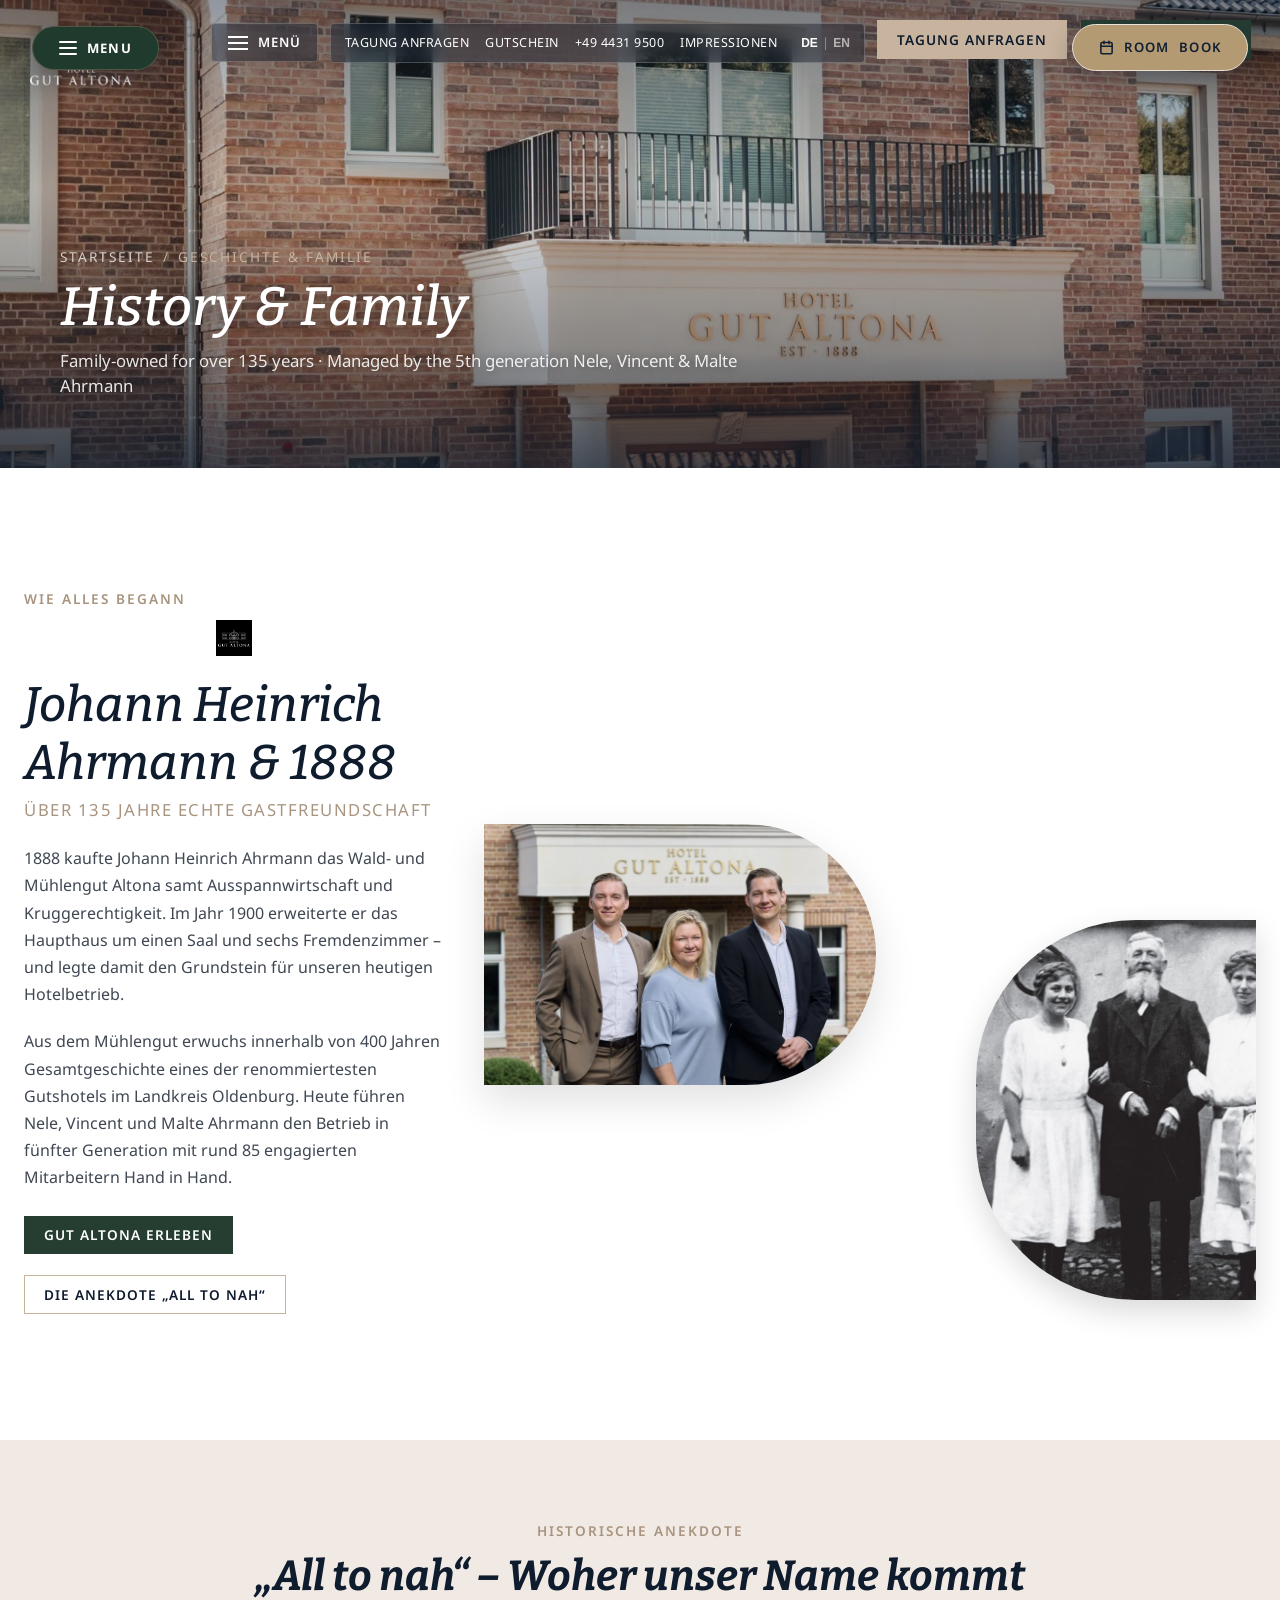
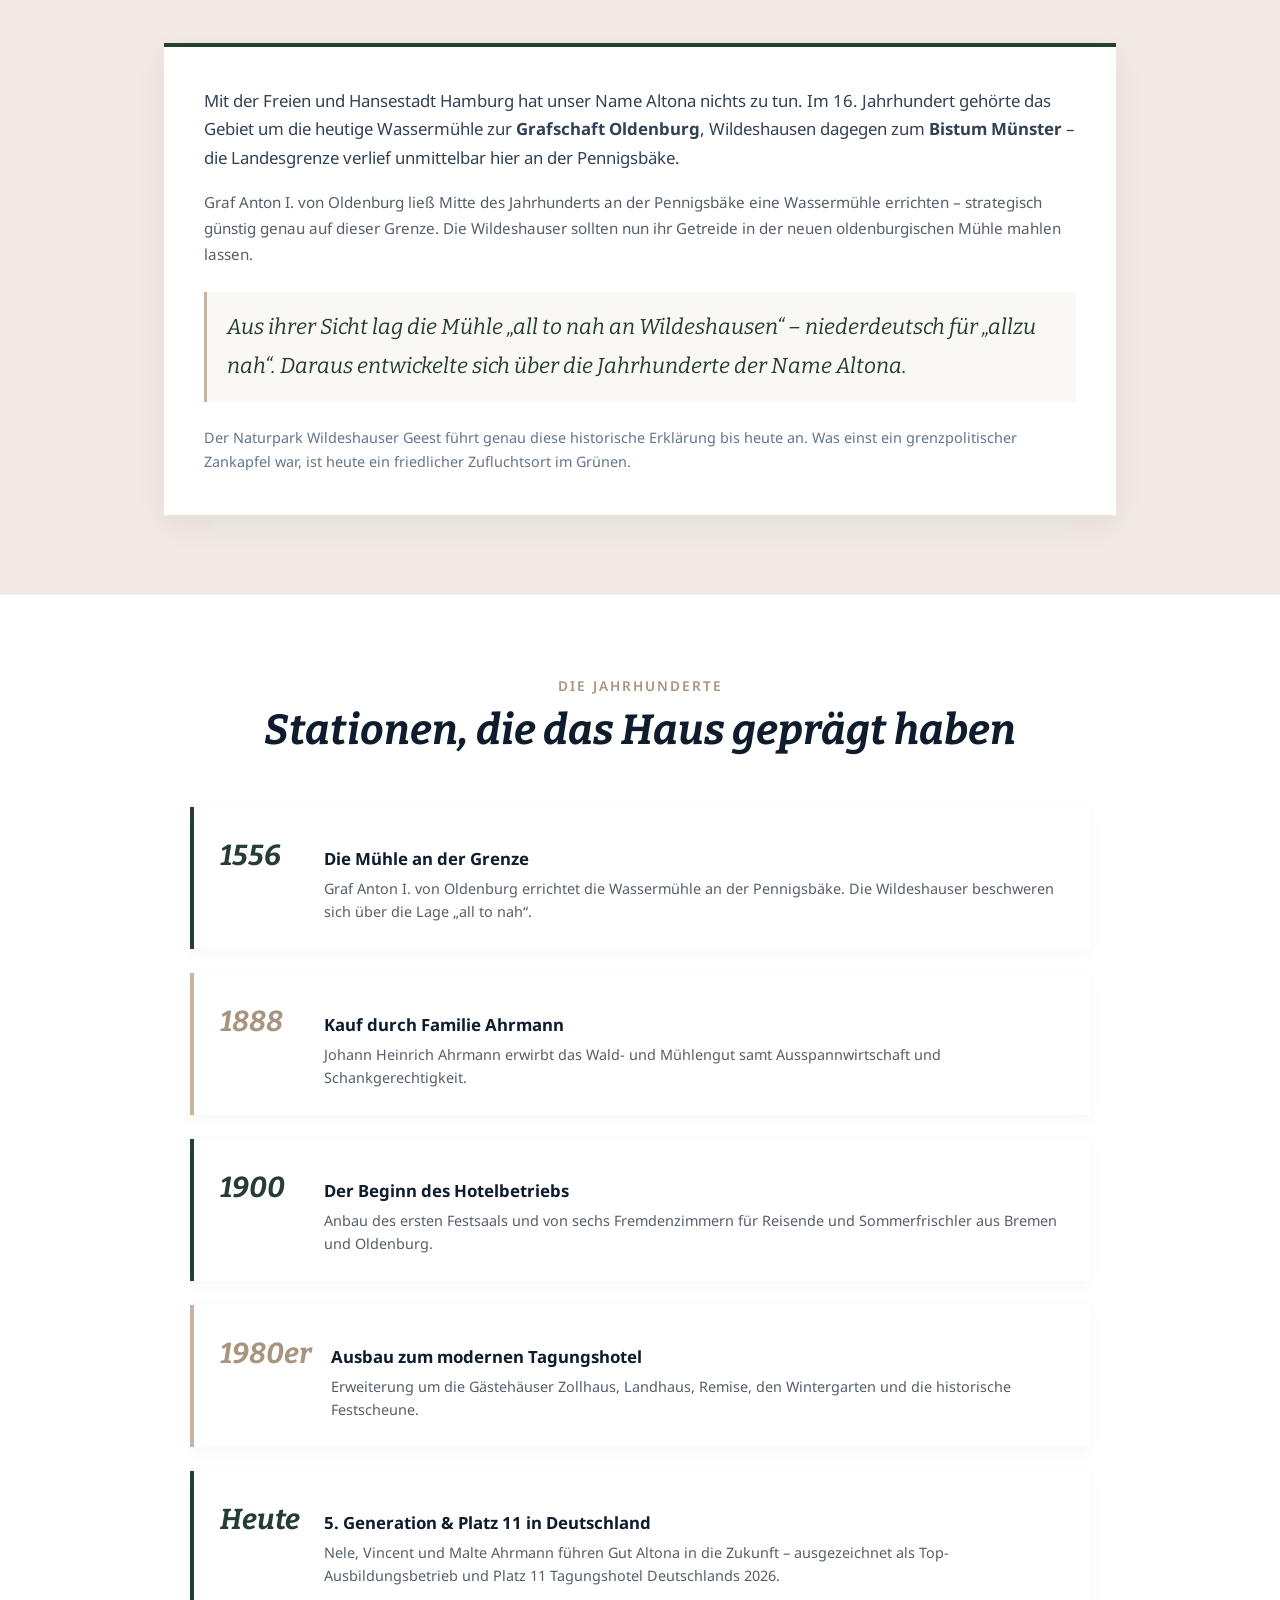
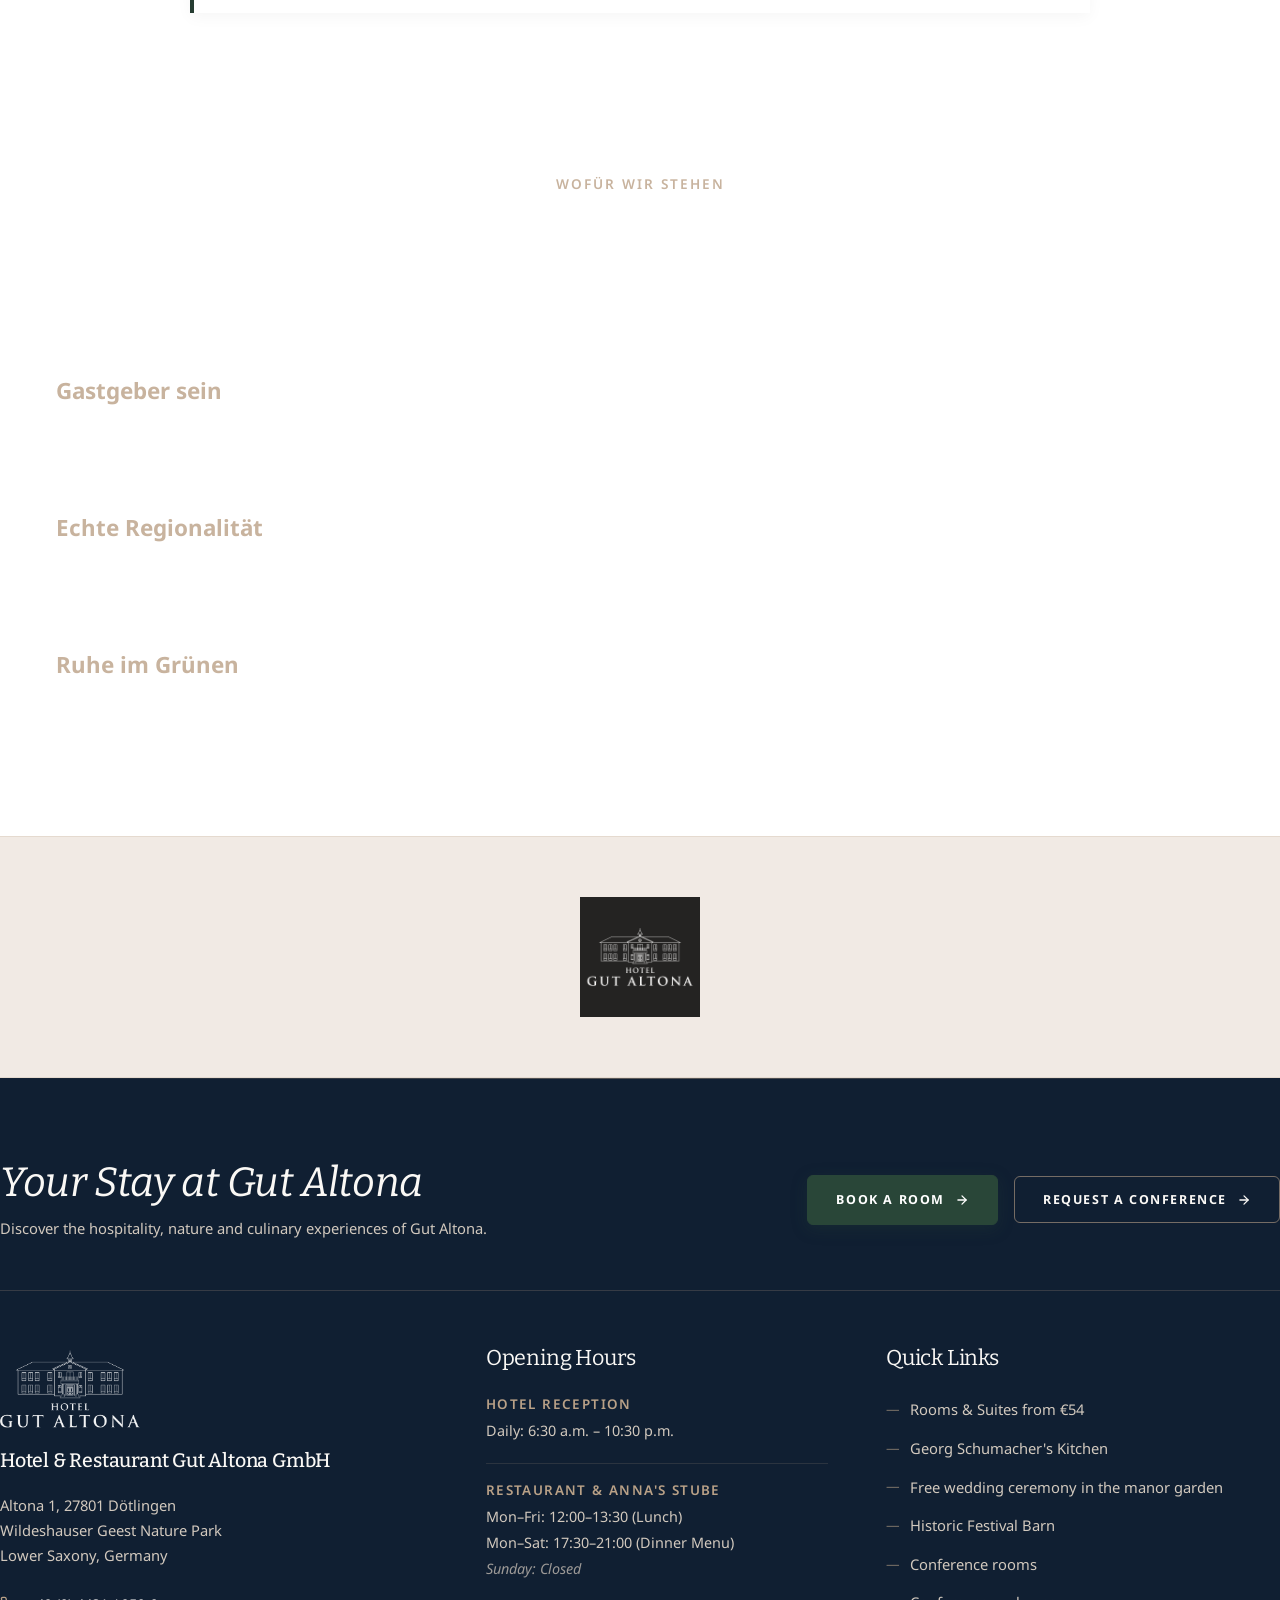
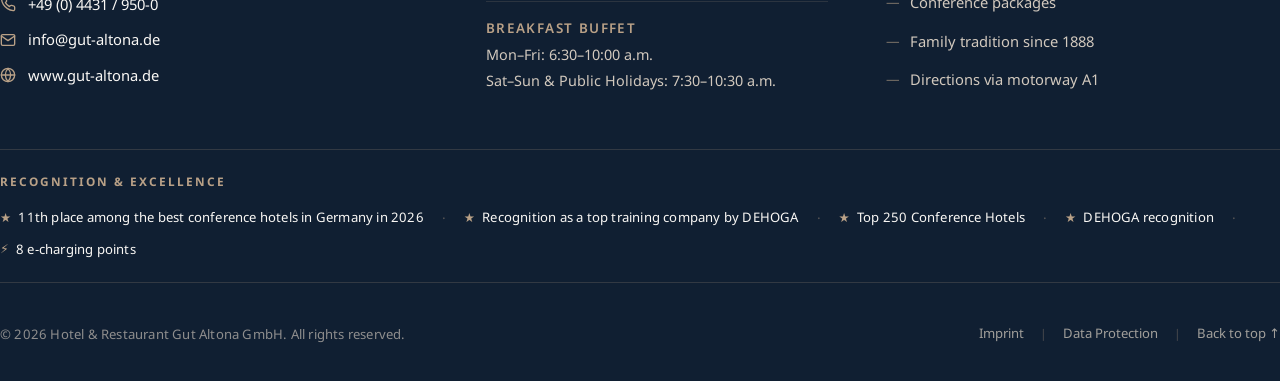
<file: ueber-uns.html>
<!DOCTYPE html>
<html lang="de" class="no-touchevents">
<head>
  <meta charset="UTF-8">
  <meta name="viewport" content="width=device-width, initial-scale=1, viewport-fit=cover">
  <title>Geschichte &amp; Familie Ahrmann | Gut Altona Dötlingen seit 1888</title>
  <meta name="description" content="Über 135 Jahre Familientradition: Wie Johann Heinrich Ahrmann 1888 das Mühlengut kaufte, woher der Name 'All to nah' stammt und wie die 5. Generation Gut Altona führt.">
  <link rel="canonical" href="https://gut-altona.de/ueber-uns/">

  <!-- Stylesheets -->
  <link rel="stylesheet" href="css/style.css">
  <link rel="icon" type="image/png" href="assets/images/ga-symbol-512.png">
  <!-- Centralized Preview Mode Controller -->
  <script src="js/preview-mode.js"></script>
</head>
<body class="site browser- browser--">
  <!-- Floating Navigation Pills (Global Luxury System) -->
  <aside class="floating-nav" aria-label="Schnellnavigation">
    <button id="floatingMenuBtn" class="floating-nav__pill floating-nav__pill--menu" aria-label="Menü öffnen" aria-expanded="false" aria-controls="nav_0">
      <span class="floating-nav__hamburger" aria-hidden="true">
        <span></span><span></span><span></span>
      </span>
      <span class="pill-text">MENU</span>
    </button>
    <a href="https://onepagebooking.com/gut-altona" target="_blank" rel="noopener noreferrer" class="floating-nav__pill floating-nav__pill--book" aria-label="Zimmer buchen">
      <svg width="15" height="15" viewBox="0 0 24 24" fill="none" stroke="currentColor" stroke-width="2.5" stroke-linecap="round" stroke-linejoin="round" aria-hidden="true"><rect x="3" y="4" width="18" height="18" rx="2" ry="2"></rect><line x1="16" y1="2" x2="16" y2="6"></line><line x1="8" y1="2" x2="8" y2="6"></line><line x1="3" y1="10" x2="21" y2="10"></line></svg>
      <span class="pill-text-long">ROOM </span><span>BOOK</span>
    </a>
  </aside>

  <!-- Skip link for accessibility -->
  <a id="skip-link" href="#main" class="visuallyhidden">Zum Inhalt springen</a>

  <!-- Global menu toggle checkbox (Sauerland Stern architecture) -->
  <input type="checkbox" id="global-toggle-menu" class="visuallyhidden" aria-hidden="true" tabindex="-1">

  <!-- ==========================================================================
       HEADER & NAVIGATION (SAUERLAND STERN ARCHITECTURE)
       ========================================================================== -->
  <header id="header" class="header" data-header="true" data-detail="true">
    
    <!-- Floating Logo -->
    <div class="logo logo-svg">
      <a href="index.html" title="Zurück zur Startseite">
        <img src="assets/images/ga-logo-weiss-transparent.png" alt="Hotel &amp; Restaurant Gut Altona" width="120" height="75" class="logo__file" loading="eager" decoding="async">
      </a>
    </div>

    <!-- Top Action Banner -->
    <div class="banner">
      <!-- Menu Button -->
      <label id="navButtonMenu" class="menu-button" for="global-toggle-menu" role="button" tabindex="0" aria-haspopup="true" aria-expanded="false" aria-controls="nav_0" aria-label="Menü öffnen">
        <div class="menu-button__button">
          <div class="menu-button__line top"></div>
          <div class="menu-button__line center"></div>
          <div class="menu-button__line bottom"></div>
        </div>
        <div class="menu-button__text">
          <span class="menu-button__text--open">Menü</span>
          <span class="menu-button__text--close">Schließen</span>
        </div>
      </label>

      <!-- Tools Menu -->
      <div class="tools">
        <ul>
          <li><a href="tagungen.html">Tagung anfragen</a></li>
          <li class="header-voucher"><a href="https://gut-altona.expressgutscheine.net/index.php?product=34" target="_blank" rel="noopener noreferrer"><span>Gutschein</span></a></li>
          <li class="header-tel"><a href="tel:+4944319500"><span>+49 4431 9500</span></a></li>
          <li class="header-gallery"><a href="ueber-uns.html"><span>Impressionen</span></a></li>
          <li style="display:flex;gap:4px;margin-left:8px;">
            <button class="lang-btn active" data-lang="de" style="background:none;border:none;color:#fff;font-size:0.75rem;cursor:pointer;font-weight:bold;">DE</button>
            <span style="color:rgba(255,255,255,0.4);">|</span>
            <button class="lang-btn" data-lang="en" style="background:none;border:none;color:rgba(255,255,255,0.6);font-size:0.75rem;cursor:pointer;font-weight:bold;">EN</button>
          </li>
        </ul>
      </div>

      <!-- Prominent Booking & Request Action Buttons -->
      <div class="nst21-widget article">
        <button class="cta cta--request" data-modal-open="meeting">Tagung anfragen</button>
        <a class="cta cta--book" href="https://onepagebooking.com/gut-altona" target="_blank" rel="noopener noreferrer">Zimmer buchen</a>
      </div>
    </div>

    <!-- Dropdown Mega Navigation Overlay -->
    <nav id="nav_0" class="nav-level-0" aria-label="Hauptmenü">
      <div class="menu-wrapper">
        <div class="menu-items" id="nav_menu">
          <!-- Left Column -->
          <ul class="main-menu main-menu--left">
            <li class="main-menu-item">
              <div class="main-menu-item-name"><a href="zimmer.html">Hotel &amp; Zimmer</a></div>
              <ul class="sub-menu">
                <li class="sub-menu-overview"><a href="zimmer.html" class="sub-menu-link">Zimmer Übersicht</a></li>
                <li><a href="zimmer.html#all-rooms" class="sub-menu-link">Premium Doppelzimmer (ab 109€)</a></li>
                <li><a href="zimmer.html#all-rooms" class="sub-menu-link">Business Doppelzimmer (ab 99€)</a></li>
                <li><a href="zimmer.html#all-rooms" class="sub-menu-link">Komfort Doppelzimmer (ab 84€)</a></li>
                <li><a href="zimmer.html#all-rooms" class="sub-menu-link">Standard Doppelzimmer (ab 74€)</a></li>
                <li><a href="zimmer.html#all-rooms" class="sub-menu-link">Einzelzimmer (ab 54€)</a></li>
                <li><a href="https://onepagebooking.com/gut-altona" target="_blank" class="sub-menu-link">Online Buchen</a></li>
              </ul>
            </li>

            <li class="main-menu-item">
              <div class="main-menu-item-name"><a href="tagungen.html">Tagungen &amp; Konferenzen</a></div>
              <ul class="sub-menu">
                <li class="sub-menu-overview"><a href="tagungen.html" class="sub-menu-link">Tagungen Übersicht</a></li>
                <li><a href="tagungen.html#raeume" class="sub-menu-link">11 Tagungsräume im Überblick</a></li>
                <li><a href="tagungen.html#raeume" class="sub-menu-link">Katharina &amp; Sophie (bis 250 Pax)</a></li>
                <li><a href="tagungen.html#pauschalen" class="sub-menu-link">Tagungspauschalen ab 71,50 €</a></li>
                <li><a href="tagungen.html" data-modal-open="meeting" class="sub-menu-link">Veranstaltung anfragen</a></li>
              </ul>
            </li>

            <li class="main-menu-item">
              <div class="main-menu-item-name"><a href="feiern-hochzeiten.html">Feste &amp; Hochzeiten</a></div>
              <ul class="sub-menu">
                <li class="sub-menu-overview"><a href="feiern-hochzeiten.html" class="sub-menu-link">Feste &amp; Events Übersicht</a></li>
                <li><a href="feiern-hochzeiten.html" class="sub-menu-link">Freie Trauung im Gutsgarten</a></li>
                <li><a href="feiern-hochzeiten.html#festraeume" class="sub-menu-link">Historische Festscheune (bis 180 Pax)</a></li>
                <li><a href="feiern-hochzeiten.html#festraeume" class="sub-menu-link">Festsaal mit Kronleuchtern (bis 250 Pax)</a></li>
                <li><a href="feiern-hochzeiten.html" class="sub-menu-link">Kohlfahrt-Partys &amp; Scheunenzauber</a></li>
              </ul>
            </li>
          </ul>

          <!-- Right Column -->
          <ul class="main-menu main-menu--right">
            <li class="main-menu-item">
              <div class="main-menu-item-name"><a href="restaurant.html">Kulinarik &amp; Restaurant</a></div>
              <ul class="sub-menu">
                <li class="sub-menu-overview"><a href="restaurant.html" class="sub-menu-link">Kulinarik Übersicht</a></li>
                <li><a href="restaurant.html#bereiche" class="sub-menu-link">Anna’s Stube &amp; Kaminzimmer</a></li>
                <li><a href="restaurant.html#bereiche" class="sub-menu-link">Bar 1888 &amp; Sonnenterrasse</a></li>
                <li><a href="restaurant.html#speisekarte" class="sub-menu-link">Speisekarte &amp; Businesslunch</a></li>
                <li><a href="restaurant.html" data-modal-open="table" class="sub-menu-link">Tisch online reservieren</a></li>
              </ul>
            </li>

            <li class="main-menu-item active">
              <div class="main-menu-item-name"><a href="ueber-uns.html">Über uns &amp; Historie</a></div>
              <ul class="sub-menu">
                <li class="sub-menu-overview active"><a href="ueber-uns.html" class="sub-menu-link">Geschichte Übersicht</a></li>
                <li><a href="#historie" class="sub-menu-link">1888: Johann Heinrich Ahrmann</a></li>
                <li><a href="#alltonah" class="sub-menu-link">„All to nah“: Woher der Name kommt</a></li>
                <li><a href="#chronik" class="sub-menu-link">Familie Ahrmann in 5. Generation</a></li>
                <li><a href="karriere.html" class="sub-menu-link">Karriere &amp; Top-Ausbildung</a></li>
                <li><a href="kontakt.html" class="sub-menu-link">Kontakt &amp; Anreise</a></li>
              </ul>
            </li>

            <li class="main-menu-item">
              <div class="main-menu-item-name"><a href="kontakt.html">Natur &amp; Erholung</a></div>
              <ul class="sub-menu">
                <li><a href="index.html#wellness" class="sub-menu-link">Finnische Sauna &amp; Ruheraum</a></li>
                <li><a href="kontakt.html" class="sub-menu-link">Wanderweg „Huntepadd“ vor der Tür</a></li>
                <li><a href="kontakt.html" class="sub-menu-link">20 Radtouren in der Geest</a></li>
                <li><a href="kontakt.html" class="sub-menu-link">Künstlerdorf Dötlingen</a></li>
              </ul>
            </li>
          </ul>
        </div>
      </div>
    </nav>

    <!-- Subpage Hero Gallery Banner (Matching Sauerland Stern) -->
    <div class="gallery">
      <div id="gid1" class="gal">
        <ul class="slides">
          <li class="slide slide-1 on" style="background-image: url('assets/images/gut-altona-haupthaus-eingang.webp');">
            <div class="slide-content">
              <div class="sub-hero-caption">
                <nav class="sub-hero-breadcrumb" aria-label="Brotkrumennavigation">
                  <a href="index.html">Startseite</a> <span>/</span> <span>Geschichte &amp; Familie</span>
                </nav>
                <h1>History &amp; Family</h1>
                <p class="sub-hero-tagline">
                  Family-owned for over 135 years · Managed by the 5th generation Nele, Vincent &amp; Malte Ahrmann
                </p>
              </div>
            </div>
          </li>
        </ul>
      </div>
    </div>
  </header>

  <!-- ==========================================================================
       MAIN CONTENT: EXACT SAUERLAND STERN COMPOSITION
       ========================================================================== -->
  <main id="main">

    <!-- SECTION 1: ASYMMETRICAL BOX-DOUBLE (SIGNATURE SAUERLAND STERN LAYOUT) -->
    <section class="grp grp-single grp-layout-box-double grp-bg-none" id="historie">
      <div class="grp-mem">
        <div class="box-double box-double__left box-double__left--with-preview">
          <div class="box-double__doubel">
            
            <!-- Editorial Text Column -->
            <div class="box-double__text">
              <span style="font-family: var(--font-family-sans); font-size: 0.85rem; text-transform: uppercase; letter-spacing: 2px; color: var(--template-color-accent-dark); font-weight: 600; display: block; margin-bottom: 8px;">
                Wie alles begann
              </span>
              <h1>Johann Heinrich Ahrmann &amp; 1888</h1>
              <h2>Über 135 Jahre echte Gastfreundschaft</h2>
              <p>
                1888 kaufte Johann Heinrich Ahrmann das Wald- und Mühlengut Altona samt Ausspannwirtschaft und Kruggerechtigkeit. Im Jahr 1900 erweiterte er das Haupthaus um einen Saal und sechs Fremdenzimmer – und legte damit den Grundstein für unseren heutigen Hotelbetrieb.
              </p>
              <p>
                Aus dem Mühlengut erwuchs innerhalb von 400 Jahren Gesamtgeschichte eines der renommiertesten Gutshotels im Landkreis Oldenburg. Heute führen Nele, Vincent und Malte Ahrmann den Betrieb in fünfter Generation mit rund 85 engagierten Mitarbeitern Hand in Hand.
              </p>
              <div style="display: flex; gap: 14px; margin-top: 24px; flex-wrap: wrap;">
                <a class="cta cta--book" href="zimmer.html">Gut Altona erleben</a>
                <a class="cta-secondary" href="#alltonah">Die Anekdote „All to nah“</a>
              </div>
            </div>

            <!-- Curved Main Photo (border-radius: 0 160px 160px 0) -->
            <div class="box-double__image">
              <img src="assets/images/fuenfte-generation-nele-vincent-malte-ahrmann.webp" alt="5. Generation Ahrmann: Nele, Vincent & Malte" width="540" height="420" loading="lazy" decoding="async">
            </div>

            <!-- Overlapping Opposing Curved Preview Photo (border-radius: 160px 0 0 160px) -->
            <div class="box-double__preview">
              <img src="assets/images/gut-altona-historie.jpg" alt="Gründer Johann Heinrich Ahrmann" width="280" height="380" loading="lazy" decoding="async">
            </div>

          </div>
        </div>
      </div>
    </section>

    <!-- SECTION 2: THE "ALL TO NAH" ANECDOTE (EDITORIAL HIGHLIGHT) -->
    <section class="grp grp-bg-hell" id="alltonah" style="padding: 80px 0;">
      <div class="grp-mem" style="max-width: 1000px; margin: 0 auto; padding: 0 24px;">
        
        <div style="text-align: center; margin-bottom: 40px;">
          <span style="font-family: var(--font-family-sans); font-size: 0.85rem; text-transform: uppercase; letter-spacing: 2px; color: var(--template-color-accent-dark); font-weight: 600; display: block; margin-bottom: 8px;">
            Historische Anekdote
          </span>
          <h2 style="font-family: var(--font-family-serif); font-size: clamp(28px, 3.5vw, 42px); font-style: italic; color: var(--template-color-ink); margin: 0 0 14px;">
            „All to nah“ – Woher unser Name kommt
          </h2>
        </div>

        <div style="background: #ffffff; padding: 40px; box-shadow: 0 10px 30px rgba(0,0,0,0.06); border-top: 4px solid var(--template-color-primary); line-height: 1.8;">
          <p style="font-size: 1.05rem; color: #334155; margin-bottom: 18px;">
            Mit der Freien und Hansestadt Hamburg hat unser Name Altona nichts zu tun. Im 16. Jahrhundert gehörte das Gebiet um die heutige Wassermühle zur <strong>Grafschaft Oldenburg</strong>, Wildeshausen dagegen zum <strong>Bistum Münster</strong> – die Landesgrenze verlief unmittelbar hier an der Pennigsbäke.
          </p>
          <p style="font-size: 0.95rem; color: #555e69; margin-bottom: 20px;">
            Graf Anton I. von Oldenburg ließ Mitte des Jahrhunderts an der Pennigsbäke eine Wassermühle errichten – strategisch günstig genau auf dieser Grenze. Die Wildeshauser sollten nun ihr Getreide in der neuen oldenburgischen Mühle mahlen lassen.
          </p>
          
          <div style="border-left: 3px solid var(--template-color-accent); padding: 16px 20px; background: #faf8f5; margin: 24px 0; font-family: var(--font-family-serif); font-size: 1.35rem; font-style: italic; color: var(--template-color-primary);">
            Aus ihrer Sicht lag die Mühle „all to nah an Wildeshausen“ – niederdeutsch für „allzu nah“. Daraus entwickelte sich über die Jahrhunderte der Name Altona.
          </div>

          <p style="font-size: 0.9rem; color: #64748b; margin: 0;">
            Der Naturpark Wildeshauser Geest führt genau diese historische Erklärung bis heute an. Was einst ein grenzpolitischer Zankapfel war, ist heute ein friedlicher Zufluchtsort im Grünen.
          </p>
        </div>

      </div>
    </section>

    <!-- SECTION 3: CHRONIK & TIMELINE (SAUERLAND STERN 2-COLUMN PRESENTATION) -->
    <section class="grp grp-single grp-bg-none" id="chronik" style="padding: 80px 0;">
      <div class="grp-mem" style="max-width: 1200px; margin: 0 auto; padding: 0 24px;">
        
        <div style="text-align: center; margin-bottom: 50px;">
          <span style="font-family: var(--font-family-sans); font-size: 0.85rem; text-transform: uppercase; letter-spacing: 2px; color: var(--template-color-accent-dark); font-weight: 600; display: block; margin-bottom: 8px;">
            Die Jahrhunderte
          </span>
          <h2 style="font-family: var(--font-family-serif); font-size: clamp(28px, 3.5vw, 42px); font-style: italic; color: var(--template-color-ink);">
            Stationen, die das Haus geprägt haben
          </h2>
        </div>

        <div style="display: grid; grid-template-columns: 1fr; gap: 24px; max-width: 900px; margin: 0 auto;">
          
          <div style="background: #ffffff; padding: 26px; box-shadow: 0 4px 15px rgba(0,0,0,0.04); border-left: 4px solid var(--template-color-primary); display: flex; gap: 24px; align-items: baseline;">
            <span style="font-family: var(--font-family-serif); font-size: 1.8rem; font-style: italic; font-weight: 700; color: var(--template-color-primary); min-width: 80px;">1556</span>
            <div>
              <strong style="font-size: 1.05rem; color: var(--template-color-ink); display: block; margin-bottom: 4px;">Die Mühle an der Grenze</strong>
              <p style="font-size: 0.9rem; color: #555e69; margin: 0; line-height: 1.6;">Graf Anton I. von Oldenburg errichtet die Wassermühle an der Pennigsbäke. Die Wildeshauser beschweren sich über die Lage „all to nah“.</p>
            </div>
          </div>

          <div style="background: #ffffff; padding: 26px; box-shadow: 0 4px 15px rgba(0,0,0,0.04); border-left: 4px solid var(--template-color-accent); display: flex; gap: 24px; align-items: baseline;">
            <span style="font-family: var(--font-family-serif); font-size: 1.8rem; font-style: italic; font-weight: 700; color: var(--template-color-accent-dark); min-width: 80px;">1888</span>
            <div>
              <strong style="font-size: 1.05rem; color: var(--template-color-ink); display: block; margin-bottom: 4px;">Kauf durch Familie Ahrmann</strong>
              <p style="font-size: 0.9rem; color: #555e69; margin: 0; line-height: 1.6;">Johann Heinrich Ahrmann erwirbt das Wald- und Mühlengut samt Ausspannwirtschaft und Schankgerechtigkeit.</p>
            </div>
          </div>

          <div style="background: #ffffff; padding: 26px; box-shadow: 0 4px 15px rgba(0,0,0,0.04); border-left: 4px solid var(--template-color-primary); display: flex; gap: 24px; align-items: baseline;">
            <span style="font-family: var(--font-family-serif); font-size: 1.8rem; font-style: italic; font-weight: 700; color: var(--template-color-primary); min-width: 80px;">1900</span>
            <div>
              <strong style="font-size: 1.05rem; color: var(--template-color-ink); display: block; margin-bottom: 4px;">Der Beginn des Hotelbetriebs</strong>
              <p style="font-size: 0.9rem; color: #555e69; margin: 0; line-height: 1.6;">Anbau des ersten Festsaals und von sechs Fremdenzimmern für Reisende und Sommerfrischler aus Bremen und Oldenburg.</p>
            </div>
          </div>

          <div style="background: #ffffff; padding: 26px; box-shadow: 0 4px 15px rgba(0,0,0,0.04); border-left: 4px solid var(--template-color-accent); display: flex; gap: 24px; align-items: baseline;">
            <span style="font-family: var(--font-family-serif); font-size: 1.8rem; font-style: italic; font-weight: 700; color: var(--template-color-accent-dark); min-width: 80px;">1980er</span>
            <div>
              <strong style="font-size: 1.05rem; color: var(--template-color-ink); display: block; margin-bottom: 4px;">Ausbau zum modernen Tagungshotel</strong>
              <p style="font-size: 0.9rem; color: #555e69; margin: 0; line-height: 1.6;">Erweiterung um die Gästehäuser Zollhaus, Landhaus, Remise, den Wintergarten und die historische Festscheune.</p>
            </div>
          </div>

          <div style="background: #ffffff; padding: 26px; box-shadow: 0 4px 15px rgba(0,0,0,0.04); border-left: 4px solid var(--template-color-primary); display: flex; gap: 24px; align-items: baseline;">
            <span style="font-family: var(--font-family-serif); font-size: 1.8rem; font-style: italic; font-weight: 700; color: var(--template-color-primary); min-width: 80px;">Heute</span>
            <div>
              <strong style="font-size: 1.05rem; color: var(--template-color-ink); display: block; margin-bottom: 4px;">5. Generation &amp; Platz 11 in Deutschland</strong>
              <p style="font-size: 0.9rem; color: #555e69; margin: 0; line-height: 1.6;">Nele, Vincent und Malte Ahrmann führen Gut Altona in die Zukunft – ausgezeichnet als Top-Ausbildungsbetrieb und Platz 11 Tagungshotel Deutschlands 2026.</p>
            </div>
          </div>

        </div>

      </div>
    </section>

    <!-- SECTION 4: UNSERE WERTE (DARK SECTION) -->
    <section class="grp grp-bg-dunkel" style="padding: 80px 0;">
      <div class="grp-mem" style="max-width: 1380px; margin: 0 auto; padding: 0 24px;">
        
        <div style="text-align: center; max-width: 800px; margin: 0 auto 50px;">
          <span style="font-family: var(--font-family-sans); font-size: 0.85rem; text-transform: uppercase; letter-spacing: 2px; color: var(--template-color-accent); font-weight: 600; display: block; margin-bottom: 8px;">
            Wofür wir stehen
          </span>
          <h2 style="font-family: var(--font-family-serif); font-size: clamp(28px, 3.5vw, 42px); font-style: italic; color: #ffffff; margin: 0 0 14px;">
            Unsere gelebte Philosophie
          </h2>
          <p style="font-size: 0.95rem; color: rgba(255,255,255,0.75);">
            Werte, die man nicht auf Plakate schreibt, sondern täglich auf dem Gutshof spürt.
          </p>
        </div>

        <div class="mosaic__grid">
          
          <div class="usb-card" style="width: 100%; background: rgba(255,255,255,0.06); border: 1px solid rgba(255,255,255,0.1); color: #fff;">
            <div class="usb-card__content" style="padding: 32px;">
              <h3 style="color: var(--template-color-accent); font-size: 1.4rem;">Gastgeber sein</h3>
              <p style="color: rgba(255,255,255,0.85); font-size: 0.92rem; line-height: 1.7;">
                Wir sind ein Familienbetrieb mit Gesicht. Unsere Gäste sind keine Zimmernummern, sondern willkommene Weggefährten, die wir mit echter Herzlichkeit umsorgen.
              </p>
            </div>
          </div>

          <div class="usb-card" style="width: 100%; background: rgba(255,255,255,0.06); border: 1px solid rgba(255,255,255,0.1); color: #fff;">
            <div class="usb-card__content" style="padding: 32px;">
              <h3 style="color: var(--template-color-accent); font-size: 1.4rem;">Echte Regionalität</h3>
              <p style="color: rgba(255,255,255,0.85); font-size: 0.92rem; line-height: 1.7;">
                Vom Bäcker über den Fleischer bis zum Spargelbauern: Wir kaufen bei Menschen ein, denen wir in die Augen schauen können. Ehrliche Zutaten aus der Geest.
              </p>
            </div>
          </div>

          <div class="usb-card" style="width: 100%; background: rgba(255,255,255,0.06); border: 1px solid rgba(255,255,255,0.1); color: #fff;">
            <div class="usb-card__content" style="padding: 32px;">
              <h3 style="color: var(--template-color-accent); font-size: 1.4rem;">Ruhe im Grünen</h3>
              <p style="color: rgba(255,255,255,0.85); font-size: 0.92rem; line-height: 1.7;">
                70 Hektar Wald, Wanderwege und der Naturpark Wildeshauser Geest bieten einen selten gewordenen Luxus: Echtes Abschalten und Durchatmen ohne Großstadtlärm.
              </p>
            </div>
          </div>

        </div>

      </div>
    </section>

    <!-- SECTION 5: WATERMARK CREST -->
    <section class="grp-bg-logo">
      <img src="assets/images/ga-symbol-512.png" alt="Gut Altona Wappen" width="120" height="120" loading="lazy">
    </section>

  </main>

  <!-- ==========================================================================
       GLOBAL LUXURY FOOTER (MATCHING DESIGN SYSTEM SPECIFICATION)
       ========================================================================== -->
  <footer id="footer" class="luxury-footer" role="contentinfo" aria-label="Website-Fußbereich">
    <div class="luxury-footer__inner">

      <!-- 1. Top Call-to-Action Bar -->
      <section class="footer-cta-banner" aria-label="Direkt buchen und anfragen">
        <div class="footer-cta-banner__text">
          <h2 class="footer-cta-banner__headline">Your Stay at Gut Altona</h2>
          <p class="footer-cta-banner__subline">Discover the hospitality, nature and culinary experiences of Gut Altona.</p>
        </div>
        <div class="footer-cta-banner__actions">
          <a href="https://onepagebooking.com/gut-altona" target="_blank" rel="noopener noreferrer" class="footer-btn footer-btn--primary">
            <span>Book a Room</span>
            <svg width="14" height="14" viewBox="0 0 24 24" fill="none" stroke="currentColor" stroke-width="2.2" stroke-linecap="round" stroke-linejoin="round" aria-hidden="true"><path d="M5 12h14"></path><path d="m12 5 7 7-7 7"></path></svg>
          </a>
          <button type="button" class="footer-btn footer-btn--secondary" data-modal-open="meeting">
            <span>Request a Conference</span>
            <svg width="14" height="14" viewBox="0 0 24 24" fill="none" stroke="currentColor" stroke-width="2.2" stroke-linecap="round" stroke-linejoin="round" aria-hidden="true"><path d="M5 12h14"></path><path d="m12 5 7 7-7 7"></path></svg>
          </button>
        </div>
      </section>

      <!-- 2. Main Middle Section: Information in Three Columns -->
      <div class="footer-main-grid">

        <!-- COLUMN 1: CONTACT & LOCATION (Brand Identity) -->
        <div class="footer-column footer-column--brand">
          <div class="footer-brand-header">
            <a href="index.html" class="footer-logo-link" aria-label="Gut Altona Startseite">
              <img src="assets/images/ga-logo-weiss-transparent.png" alt="Gut Altona Hotel &amp; Restaurant" class="footer-brand-logo" width="150" height="95" loading="lazy">
            </a>
            <h3 class="footer-company-name">Hotel &amp; Restaurant Gut Altona GmbH</h3>
          </div>
          
          <address class="footer-address-block">
            <span class="footer-address-line">Altona 1, 27801 Dötlingen</span>
            <span class="footer-address-line">Wildeshauser Geest Nature Park</span>
            <span class="footer-address-line">Lower Saxony, Germany</span>
          </address>

          <div class="footer-contact-details">
            <a href="tel:+4944319500" class="footer-contact-link" aria-label="Telefonnummer anrufen">
              <svg width="16" height="16" viewBox="0 0 24 24" fill="none" stroke="currentColor" stroke-width="2" stroke-linecap="round" stroke-linejoin="round" aria-hidden="true"><path d="M22 16.92v3a2 2 0 0 1-2.18 2 19.79 19.79 0 0 1-8.63-3.07 19.5 19.5 0 0 1-6-6 19.79 19.79 0 0 1-3.07-8.67A2 2 0 0 1 4.11 2h3a2 2 0 0 1 2 1.72 12.84 12.84 0 0 0 .7 2.81 2 2 0 0 1-.45 2.11L8.09 9.91a16 16 0 0 0 6 6l1.27-1.27a2 2 0 0 1 2.11-.45 12.84 12.84 0 0 0 2.81.7A2 2 0 0 1 22 16.92z"></path></svg>
              <span>+49 (0) 4431 / 950-0</span>
            </a>
            <a href="mailto:info@gut-altona.de" class="footer-contact-link" aria-label="E-Mail senden">
              <svg width="16" height="16" viewBox="0 0 24 24" fill="none" stroke="currentColor" stroke-width="2" stroke-linecap="round" stroke-linejoin="round" aria-hidden="true"><path d="M4 4h16c1.1 0 2 .9 2 2v12c0 1.1-.9 2-2 2H4c-1.1 0-2-.9-2-2V6c0-1.1.9-2 2-2z"></path><polyline points="22,6 12,13 2,6"></polyline></svg>
              <span>info@gut-altona.de</span>
            </a>
            <a href="https://gut-altona.de" target="_blank" rel="noopener noreferrer" class="footer-contact-link" aria-label="Offizielle Website aufrufen">
              <svg width="16" height="16" viewBox="0 0 24 24" fill="none" stroke="currentColor" stroke-width="2" stroke-linecap="round" stroke-linejoin="round" aria-hidden="true"><circle cx="12" cy="12" r="10"></circle><line x1="2" y1="12" x2="22" y2="12"></line><path d="M12 2a15.3 15.3 0 0 1 4 10 15.3 15.3 0 0 1-4 10 15.3 15.3 0 0 1-4-10 15.3 15.3 0 0 1 4-10z"></path></svg>
              <span>www.gut-altona.de</span>
            </a>
          </div>
        </div>

        <!-- COLUMN 2: OPENING HOURS -->
        <div class="footer-column footer-column--hours">
          <h3 class="footer-col-title">Opening Hours</h3>

          <div class="footer-hours-group">
            <h4 class="footer-hours-heading">Hotel Reception</h4>
            <p class="footer-hours-text">Daily: 6:30 a.m. – 10:30 p.m.</p>
          </div>

          <div class="footer-hours-group">
            <h4 class="footer-hours-heading">Restaurant &amp; Anna's Stube</h4>
            <p class="footer-hours-text">Mon–Fri: 12:00–13:30 (Lunch)</p>
            <p class="footer-hours-text">Mon–Sat: 17:30–21:00 (Dinner Menu)</p>
            <p class="footer-hours-text footer-hours-text--closed">Sunday: Closed</p>
          </div>

          <div class="footer-hours-group">
            <h4 class="footer-hours-heading">Breakfast Buffet</h4>
            <p class="footer-hours-text">Mon–Fri: 6:30–10:00 a.m.</p>
            <p class="footer-hours-text">Sat–Sun &amp; Public Holidays: 7:30–10:30 a.m.</p>
          </div>
        </div>

        <!-- COLUMN 3: QUICK LINKS -->
        <div class="footer-column footer-column--links">
          <h3 class="footer-col-title">Quick Links</h3>
          <ul class="footer-nav-list">
            <li><a href="zimmer.html" class="footer-nav-link">Rooms &amp; Suites from €54</a></li>
            <li><a href="restaurant.html" class="footer-nav-link">Georg Schumacher's Kitchen</a></li>
            <li><a href="feiern-hochzeiten.html" class="footer-nav-link">Free wedding ceremony in the manor garden</a></li>
            <li><a href="feiern-hochzeiten.html#festraeume" class="footer-nav-link">Historic Festival Barn</a></li>
            <li><a href="tagungen.html" class="footer-nav-link">Conference rooms</a></li>
            <li><a href="tagungen.html#pauschalen" class="footer-nav-link">Conference packages</a></li>
            <li><a href="ueber-uns.html" class="footer-nav-link">Family tradition since 1888</a></li>
            <li><a href="kontakt.html" class="footer-nav-link">Directions via motorway A1</a></li>
          </ul>
        </div>

      </div>

      <!-- 3. Awards & Recognition (Horizontal Strip beneath Three Columns) -->
      <div class="footer-awards-strip" aria-label="Auszeichnungen und Anerkennungen">
        <span class="footer-awards-label">Recognition &amp; Excellence</span>
        <div class="footer-awards-items">
          <span class="footer-award-badge">
            <span class="footer-award-icon">★</span>
            <span class="footer-award-text">11th place among the best conference hotels in Germany in 2026</span>
          </span>
          <span class="footer-award-sep" aria-hidden="true">·</span>
          <span class="footer-award-badge">
            <span class="footer-award-icon">★</span>
            <span class="footer-award-text">Recognition as a top training company by DEHOGA</span>
          </span>
          <span class="footer-award-sep" aria-hidden="true">·</span>
          <span class="footer-award-badge">
            <span class="footer-award-icon">★</span>
            <span class="footer-award-text">Top 250 Conference Hotels</span>
          </span>
          <span class="footer-award-sep" aria-hidden="true">·</span>
          <span class="footer-award-badge">
            <span class="footer-award-icon">★</span>
            <span class="footer-award-text">DEHOGA recognition</span>
          </span>
          <span class="footer-award-sep" aria-hidden="true">·</span>
          <span class="footer-award-badge">
            <span class="footer-award-icon">⚡</span>
            <span class="footer-award-text">8 e-charging points</span>
          </span>
        </div>
      </div>

      <!-- 4. Bottom Legal Section -->
      <div class="footer-legal-bar">
        <p class="footer-copyright">
          &copy; 2026 Hotel &amp; Restaurant Gut Altona GmbH. All rights reserved.
        </p>
        <div class="footer-legal-links">
          <a href="kontakt.html#impressum" class="footer-legal-link">Imprint</a>
          <span class="footer-legal-sep" aria-hidden="true">|</span>
          <a href="kontakt.html#datenschutz" class="footer-legal-link">Data Protection</a>
          <span class="footer-legal-sep" aria-hidden="true">|</span>
          <a href="#header" class="footer-legal-link footer-back-to-top">Back to top ↑</a>
        </div>
      </div>

    </div>
  </footer>

  <!-- ==========================================================================
       INTERACTIVE MODALS: MEETING & TABLE RESERVATION
       ========================================================================== -->
  <!-- Meeting Request Modal -->
  <dialog id="meetingModal" class="interactive-modal" aria-labelledby="modalMeetingTitle">
    <div class="modal-card">
      <button type="button" class="modal-close" data-modal-close aria-label="Schließen">&times;</button>
      <div class="modal-header">
        <span class="modal-badge">Tagungsplanung 2026</span>
        <h3 id="modalMeetingTitle">Tagung oder Event auf Gut Altona anfragen</h3>
        <p>11 tageslichtdurchflutete Räume für bis zu 250 Personen · Pauschalen ab 71,50 €</p>
      </div>
      <form class="modal-form" onsubmit="event.preventDefault(); alert('Vielen Dank für Ihre Tagungsanfrage! Das Veranstaltungsteam von Gut Altona wird sich innerhalb von 24 Stunden bei Ihnen melden.'); this.closest('dialog').close();">
        <div class="form-grid">
          <div class="form-group">
            <label for="m_name">Ihr Name / Ansprechpartner *</label>
            <input type="text" id="m_name" required placeholder="z. B. Julia Becker">
          </div>
          <div class="form-group">
            <label for="m_company">Unternehmen / Organisation</label>
            <input type="text" id="m_company" placeholder="z. B. Musterfirma GmbH">
          </div>
          <div class="form-group">
            <label for="m_email">E-Mail-Adresse *</label>
            <input type="email" id="m_email" required placeholder="becker@musterfirma.de">
          </div>
          <div class="form-group">
            <label for="m_phone">Telefonnummer *</label>
            <input type="tel" id="m_phone" required placeholder="+49 ...">
          </div>
          <div class="form-group">
            <label for="m_date">Gewünschtes Datum / Zeitraum</label>
            <input type="date" id="m_date">
          </div>
          <div class="form-group">
            <label for="m_pax">Teilnehmerzahl (ca.)</label>
            <select id="m_pax">
              <option value="bis 10">2 bis 10 Personen (Vorstandszimmer)</option>
              <option value="10-30" selected>10 bis 30 Personen (z.B. Raum Sophie)</option>
              <option value="30-80">30 bis 80 Personen (z.B. Raum Katharina)</option>
              <option value="80-250">80 bis 250 Personen (Katharina &amp; Sophie)</option>
            </select>
          </div>
        </div>
        <div class="form-group" style="margin-top: 14px;">
          <label for="m_notes">Ihre Nachricht / Wünsche zur Veranstaltung</label>
          <textarea id="m_notes" rows="3" placeholder="Gewünschte Bestuhlung, Übernachtungsbedarf, Medientechnik oder Catering-Wünsche..."></textarea>
        </div>
        <div class="modal-actions">
          <button type="button" class="cta-secondary" data-modal-close>Abbrechen</button>
          <button type="submit" class="cta cta--royal">Unverbindlich anfragen</button>
        </div>
      </form>
    </div>
  </dialog>

  <!-- Table Reservation Modal -->
  <dialog id="tableModal" class="interactive-modal" aria-labelledby="modalTableTitle">
    <div class="modal-card">
      <button type="button" class="modal-close" data-modal-close aria-label="Schließen">&times;</button>
      <div class="modal-header">
        <span class="modal-badge">Restaurant &amp; Anna’s Stube</span>
        <h3 id="modalTableTitle">Tisch reservieren auf Gut Altona</h3>
        <p>Regionale Frischeküche von Küchenchef Georg Schumacher</p>
      </div>
      <form class="modal-form" onsubmit="event.preventDefault(); alert('Vielen Dank für Ihre Tischreservierung! Wir haben Ihre Anfrage vermerkt und freuen uns auf Ihren Besuch.'); this.closest('dialog').close();">
        <div class="form-grid">
          <div class="form-group">
            <label for="t_name">Ihr Name *</label>
            <input type="text" id="t_name" required placeholder="z. B. Thomas Weber">
          </div>
          <div class="form-group">
            <label for="t_phone">Telefonnummer *</label>
            <input type="tel" id="t_phone" required placeholder="+49 ...">
          </div>
          <div class="form-group">
            <label for="t_email">E-Mail-Adresse *</label>
            <input type="email" id="t_email" required placeholder="weber@beispiel.de">
          </div>
          <div class="form-group">
            <label for="t_pax">Personenanzahl *</label>
            <select id="t_pax" required>
              <option value="1">1 Person</option>
              <option value="2" selected>2 Personen</option>
              <option value="3-4">3 bis 4 Personen</option>
              <option value="5-8">5 bis 8 Personen</option>
              <option value="9+">Größere Gruppe (ab 9 Personen)</option>
            </select>
          </div>
          <div class="form-group">
            <label for="t_date">Datum *</label>
            <input type="date" id="t_date" required>
          </div>
          <div class="form-group">
            <label for="t_time">Uhrzeit *</label>
            <select id="t_time" required>
              <option value="12:00">12:00 Uhr (Businesslunch)</option>
              <option value="12:30">12:30 Uhr (Businesslunch)</option>
              <option value="13:00">13:00 Uhr (Businesslunch)</option>
              <option value="17:30">17:30 Uhr (Abendkarte)</option>
              <option value="18:00" selected>18:00 Uhr (Abendkarte)</option>
              <option value="18:30">18:30 Uhr (Abendkarte)</option>
              <option value="19:00">19:00 Uhr (Abendkarte)</option>
              <option value="19:30">19:30 Uhr (Abendkarte)</option>
              <option value="20:00">20:00 Uhr (Abendkarte)</option>
            </select>
          </div>
        </div>
        <div class="form-group" style="margin-top: 14px;">
          <label for="t_area">Bevorzugter Bereich</label>
          <select id="t_area">
            <option value="egal" selected>Keine Präferenz / Bester freier Tisch</option>
            <option value="annas">Anna’s Stube</option>
            <option value="kamin">Kaminzimmer (gemütlich)</option>
            <option value="terrasse">Sonnenterrasse am Mühlbach (witterungsabhängig)</option>
          </select>
        </div>
        <div class="form-group" style="margin-top: 14px;">
          <label for="t_notes">Besondere Wünsche oder Unverträglichkeiten</label>
          <textarea id="t_notes" rows="2" placeholder="z. B. Geburtstag, Hochstuhl benötigt, Allergien..."></textarea>
        </div>
        <div class="modal-actions">
          <button type="button" class="cta-secondary" data-modal-close>Abbrechen</button>
          <button type="submit" class="cta cta--royal">Tisch verbindlich reservieren</button>
        </div>
      </form>
    </div>
  </dialog>

  <!-- JavaScript -->
  <script src="js/main.js"></script>
</body>
</html>
</file>
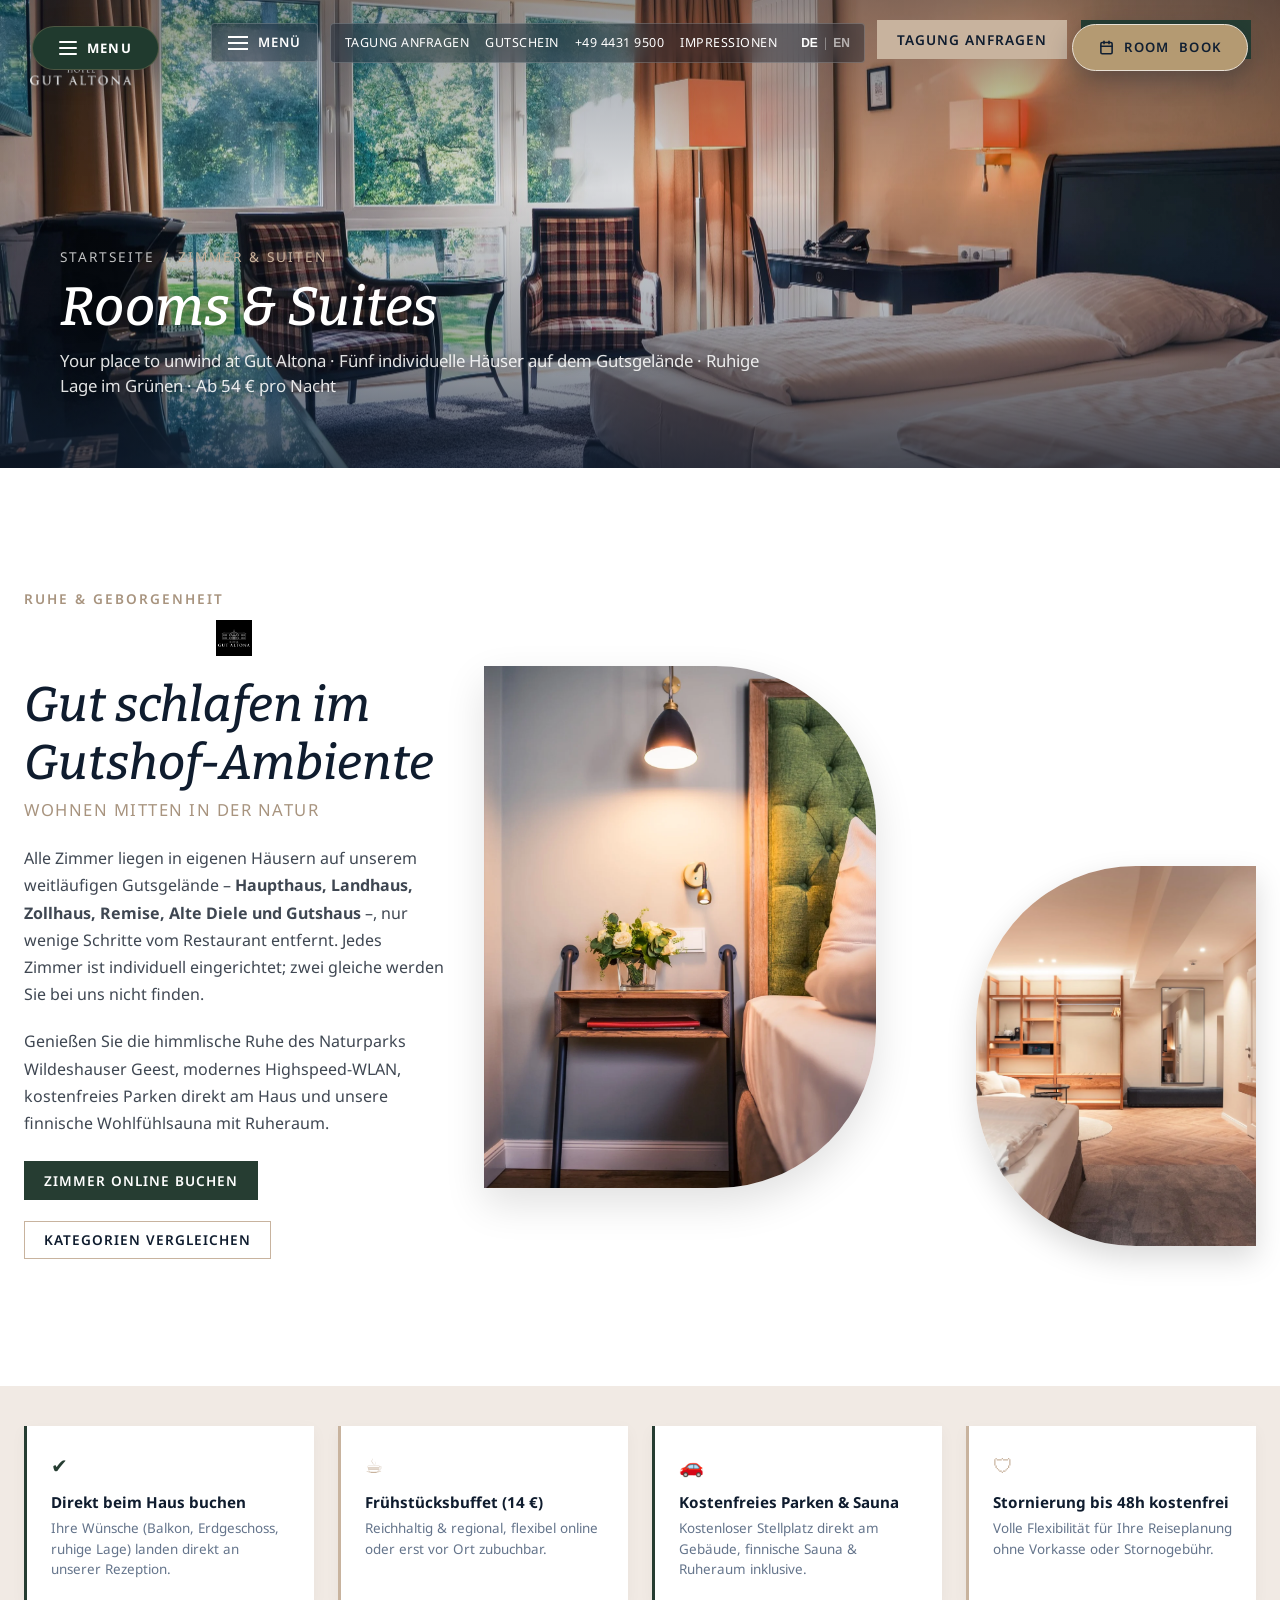
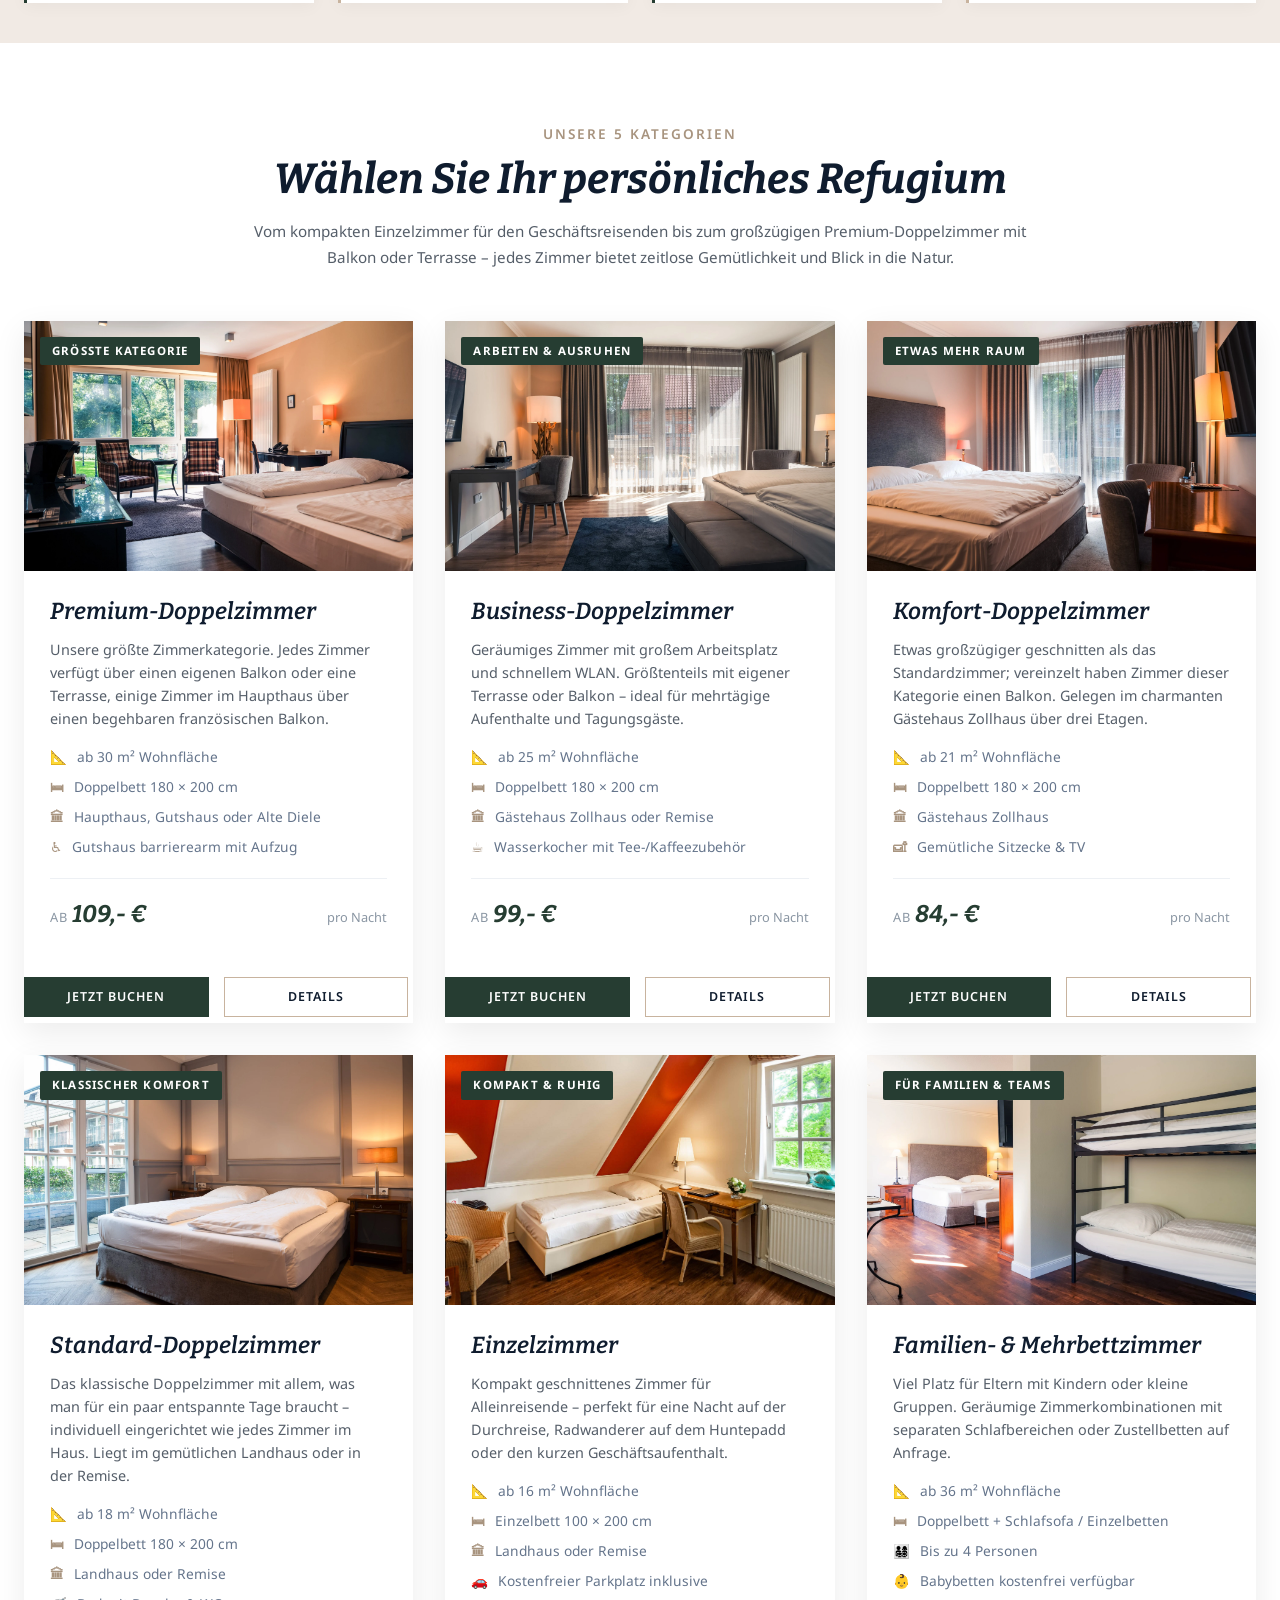
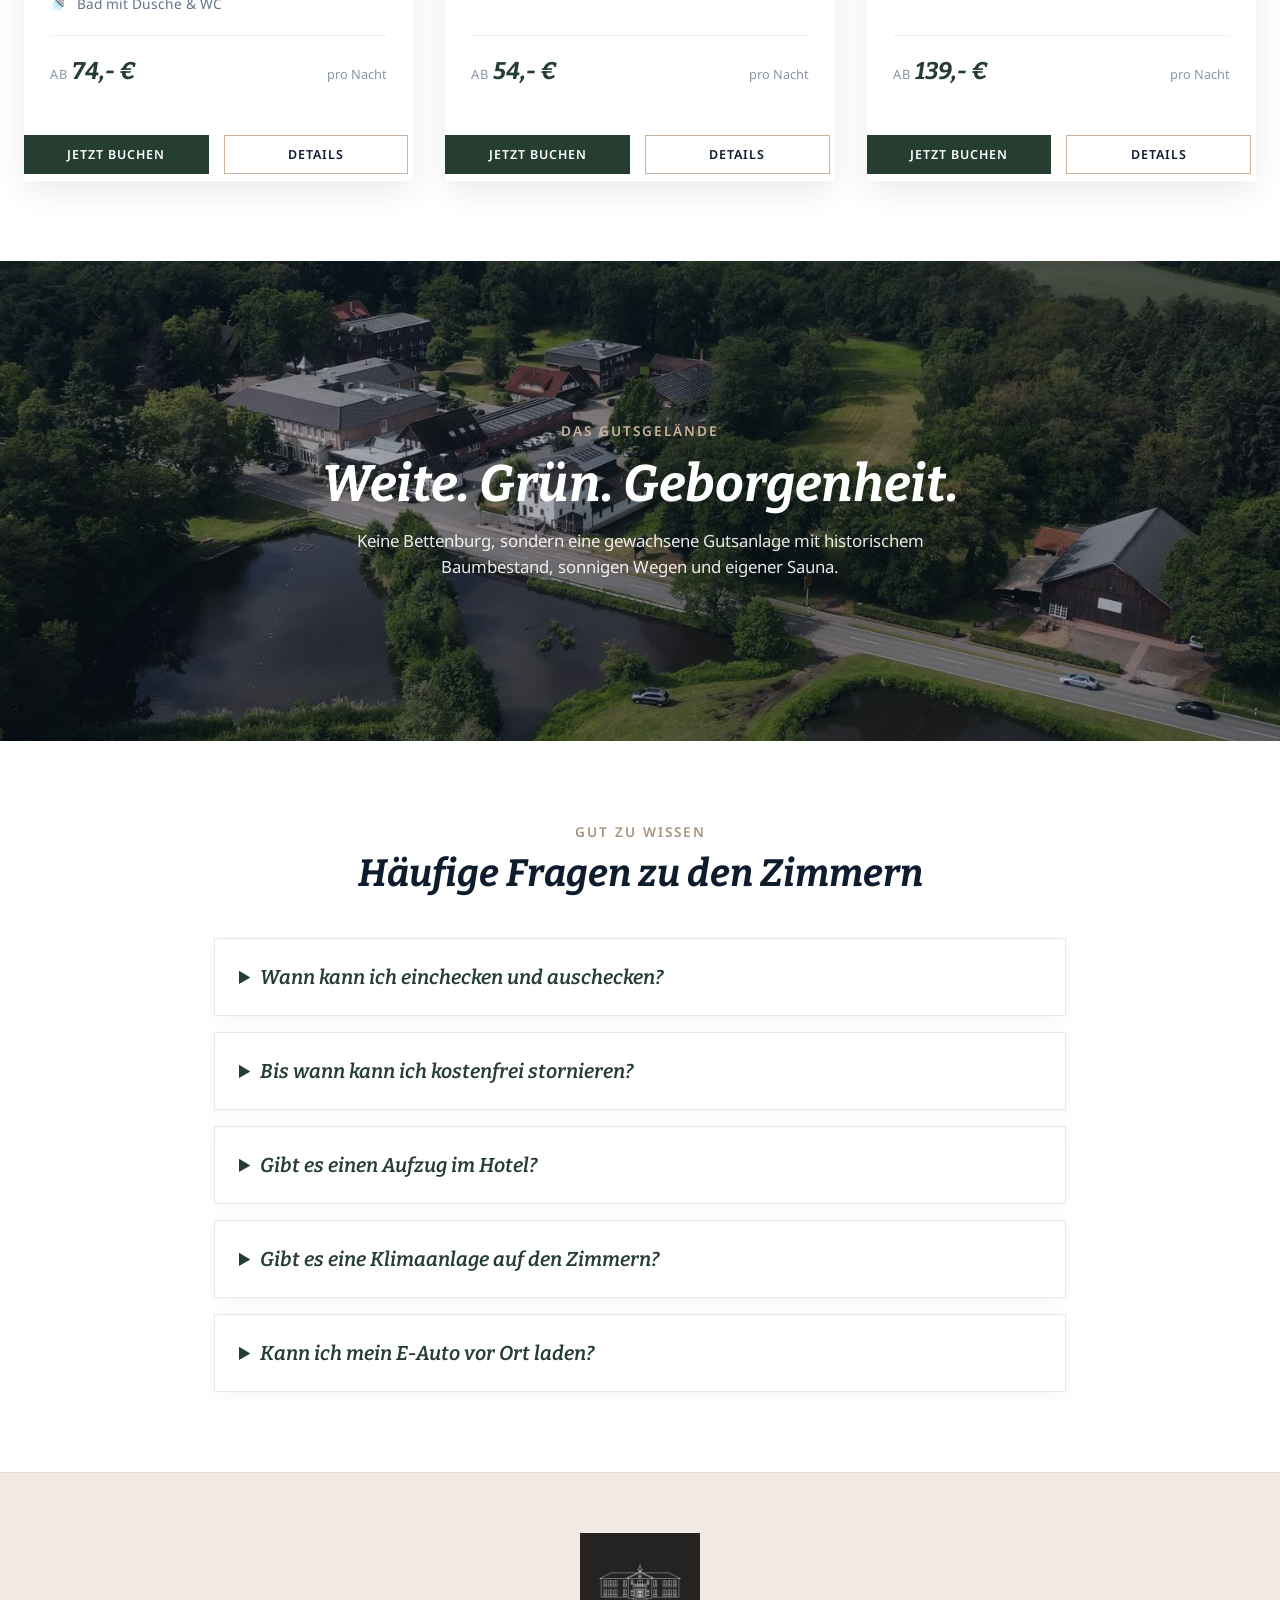
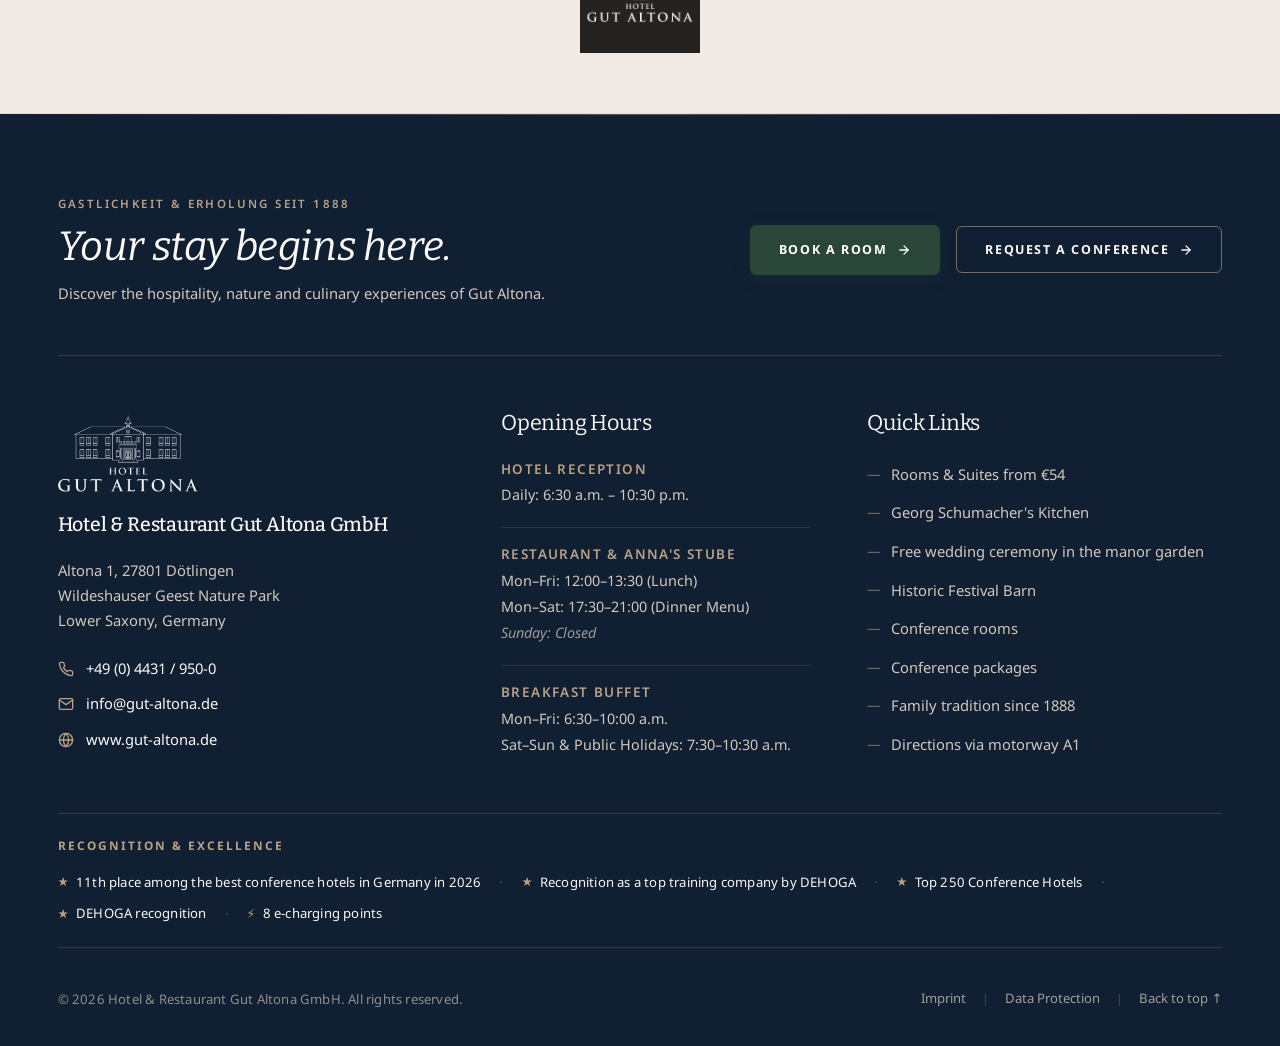
<file: zimmer.html>
<!DOCTYPE html>
<html lang="de" class="no-touchevents">
<head>
  <meta charset="UTF-8">
  <meta name="viewport" content="width=device-width, initial-scale=1, viewport-fit=cover">
  <title>Hotelzimmer &amp; Suiten | Hotel Gut Altona in Dötlingen</title>
  <meta name="description" content="Ruhige Hotelzimmer im Grünen ab 54€: Premium, Business, Komfort, Standard und Einzelzimmer auf Gut Altona in der Wildeshauser Geest. Frühstücksbuffet, WLAN & Sauna inklusive.">
  <link rel="canonical" href="https://gut-altona.de/hotel-zimmer/">

  <!-- Stylesheets -->
  <link rel="stylesheet" href="css/style.css">
  <link rel="icon" type="image/png" href="assets/images/ga-symbol-512.png">
  <!-- Centralized Preview Mode Controller -->
  <script src="js/preview-mode.js"></script>
</head>
<body class="site browser- browser--">
  <!-- Floating Navigation Pills (Sauerland Stern Hallmark) -->
  <aside class="floating-nav" aria-label="Schnellnavigation">
    <button id="floatingMenuBtn" class="floating-nav__pill floating-nav__pill--menu" aria-label="Menü öffnen" aria-expanded="false" aria-controls="nav_0">
      <span class="floating-nav__hamburger" aria-hidden="true">
        <span></span><span></span><span></span>
      </span>
      <span class="pill-text">MENU</span>
    </button>
    <a href="https://onepagebooking.com/gut-altona" target="_blank" rel="noopener noreferrer" class="floating-nav__pill floating-nav__pill--book" aria-label="Zimmer buchen">
      <svg width="15" height="15" viewBox="0 0 24 24" fill="none" stroke="currentColor" stroke-width="2.5" stroke-linecap="round" stroke-linejoin="round" aria-hidden="true"><rect x="3" y="4" width="18" height="18" rx="2" ry="2"></rect><line x1="16" y1="2" x2="16" y2="6"></line><line x1="8" y1="2" x2="8" y2="6"></line><line x1="3" y1="10" x2="21" y2="10"></line></svg>
      <span class="pill-text-long">ROOM </span><span>BOOK</span>
    </a>
  </aside>

  <!-- Skip link for accessibility -->
  <a id="skip-link" href="#main" class="visuallyhidden">Zum Inhalt springen</a>

  <!-- Global menu toggle checkbox (Sauerland Stern architecture) -->
  <input type="checkbox" id="global-toggle-menu" class="visuallyhidden" aria-hidden="true" tabindex="-1">

  <!-- ==========================================================================
       HEADER & NAVIGATION (SAUERLAND STERN ARCHITECTURE)
       ========================================================================== -->
  <header id="header" class="header" data-header="true" data-detail="true">
    
    <!-- Floating Logo -->
    <div class="logo logo-svg">
      <a href="index.html" title="Zurück zur Startseite">
        <img src="assets/images/ga-logo-weiss-transparent.png" alt="Hotel &amp; Restaurant Gut Altona" width="120" height="75" class="logo__file" loading="eager" decoding="async">
      </a>
    </div>

    <!-- Top Action Banner -->
    <div class="banner">
      <!-- Menu Button -->
      <label id="navButtonMenu" class="menu-button" for="global-toggle-menu" role="button" tabindex="0" aria-haspopup="true" aria-expanded="false" aria-controls="nav_0" aria-label="Menü öffnen">
        <div class="menu-button__button">
          <div class="menu-button__line top"></div>
          <div class="menu-button__line center"></div>
          <div class="menu-button__line bottom"></div>
        </div>
        <div class="menu-button__text">
          <span class="menu-button__text--open">Menü</span>
          <span class="menu-button__text--close">Schließen</span>
        </div>
      </label>

      <!-- Tools Menu -->
      <div class="tools">
        <ul>
          <li><a href="tagungen.html">Tagung anfragen</a></li>
          <li class="header-voucher"><a href="https://gut-altona.expressgutscheine.net/index.php?product=34" target="_blank" rel="noopener noreferrer"><span>Gutschein</span></a></li>
          <li class="header-tel"><a href="tel:+4944319500"><span>+49 4431 9500</span></a></li>
          <li class="header-gallery"><a href="ueber-uns.html"><span>Impressionen</span></a></li>
          <li style="display:flex;gap:4px;margin-left:8px;">
            <button class="lang-btn active" data-lang="de" style="background:none;border:none;color:#fff;font-size:0.75rem;cursor:pointer;font-weight:bold;">DE</button>
            <span style="color:rgba(255,255,255,0.4);">|</span>
            <button class="lang-btn" data-lang="en" style="background:none;border:none;color:rgba(255,255,255,0.6);font-size:0.75rem;cursor:pointer;font-weight:bold;">EN</button>
          </li>
        </ul>
      </div>

      <!-- Prominent Booking & Request Action Buttons -->
      <div class="nst21-widget article">
        <button class="cta cta--request" data-modal-open="meeting">Tagung anfragen</button>
        <a class="cta cta--book" href="https://onepagebooking.com/gut-altona" target="_blank" rel="noopener noreferrer">Zimmer buchen</a>
      </div>
    </div>

    <!-- Dropdown Mega Navigation Overlay -->
    <nav id="nav_0" class="nav-level-0" aria-label="Hauptmenü">
      <div class="menu-wrapper">
        <div class="menu-items" id="nav_menu">
          <!-- Left Column -->
          <ul class="main-menu main-menu--left">
            <li class="main-menu-item active">
              <div class="main-menu-item-name"><a href="zimmer.html">Hotel &amp; Zimmer</a></div>
              <ul class="sub-menu">
                <li class="sub-menu-overview active"><a href="zimmer.html" class="sub-menu-link">Zimmer Übersicht</a></li>
                <li><a href="#all-rooms" class="sub-menu-link">Premium Doppelzimmer (ab 109€)</a></li>
                <li><a href="#all-rooms" class="sub-menu-link">Business Doppelzimmer (ab 99€)</a></li>
                <li><a href="#all-rooms" class="sub-menu-link">Komfort Doppelzimmer (ab 84€)</a></li>
                <li><a href="#all-rooms" class="sub-menu-link">Standard Doppelzimmer (ab 74€)</a></li>
                <li><a href="#all-rooms" class="sub-menu-link">Einzelzimmer (ab 54€)</a></li>
                <li><a href="https://onepagebooking.com/gut-altona" target="_blank" class="sub-menu-link">Online Buchen</a></li>
              </ul>
            </li>

            <li class="main-menu-item">
              <div class="main-menu-item-name"><a href="tagungen.html">Tagungen &amp; Konferenzen</a></div>
              <ul class="sub-menu">
                <li class="sub-menu-overview"><a href="tagungen.html" class="sub-menu-link">Tagungen Übersicht</a></li>
                <li><a href="tagungen.html#raeume" class="sub-menu-link">11 Tagungsräume im Überblick</a></li>
                <li><a href="tagungen.html#raeume" class="sub-menu-link">Katharina &amp; Sophie (bis 250 Pax)</a></li>
                <li><a href="tagungen.html#pauschalen" class="sub-menu-link">Tagungspauschalen ab 71,50 €</a></li>
                <li><a href="tagungen.html" data-modal-open="meeting" class="sub-menu-link">Veranstaltung anfragen</a></li>
              </ul>
            </li>

            <li class="main-menu-item">
              <div class="main-menu-item-name"><a href="feiern-hochzeiten.html">Feste &amp; Hochzeiten</a></div>
              <ul class="sub-menu">
                <li class="sub-menu-overview"><a href="feiern-hochzeiten.html" class="sub-menu-link">Feste &amp; Events Übersicht</a></li>
                <li><a href="feiern-hochzeiten.html" class="sub-menu-link">Freie Trauung im Gutsgarten</a></li>
                <li><a href="feiern-hochzeiten.html#festraeume" class="sub-menu-link">Historische Festscheune (bis 180 Pax)</a></li>
                <li><a href="feiern-hochzeiten.html#festraeume" class="sub-menu-link">Festsaal mit Kronleuchtern (bis 250 Pax)</a></li>
                <li><a href="feiern-hochzeiten.html" class="sub-menu-link">Kohlfahrt-Partys &amp; Scheunenzauber</a></li>
              </ul>
            </li>
          </ul>

          <!-- Right Column -->
          <ul class="main-menu main-menu--right">
            <li class="main-menu-item">
              <div class="main-menu-item-name"><a href="restaurant.html">Kulinarik &amp; Restaurant</a></div>
              <ul class="sub-menu">
                <li class="sub-menu-overview"><a href="restaurant.html" class="sub-menu-link">Kulinarik Übersicht</a></li>
                <li><a href="restaurant.html#bereiche" class="sub-menu-link">Anna’s Stube &amp; Kaminzimmer</a></li>
                <li><a href="restaurant.html#bereiche" class="sub-menu-link">Bar 1888 &amp; Sonnenterrasse</a></li>
                <li><a href="restaurant.html#speisekarte" class="sub-menu-link">Speisekarte &amp; Businesslunch</a></li>
                <li><a href="restaurant.html" data-modal-open="table" class="sub-menu-link">Tisch online reservieren</a></li>
              </ul>
            </li>

            <li class="main-menu-item">
              <div class="main-menu-item-name"><a href="ueber-uns.html">Über uns &amp; Historie</a></div>
              <ul class="sub-menu">
                <li class="sub-menu-overview"><a href="ueber-uns.html" class="sub-menu-link">Geschichte Übersicht</a></li>
                <li><a href="ueber-uns.html" class="sub-menu-link">1888: Johann Heinrich Ahrmann</a></li>
                <li><a href="ueber-uns.html" class="sub-menu-link">„All to nah“: Woher der Name kommt</a></li>
                <li><a href="ueber-uns.html" class="sub-menu-link">Familie Ahrmann in 5. Generation</a></li>
                <li><a href="karriere.html" class="sub-menu-link">Karriere &amp; Top-Ausbildung</a></li>
                <li><a href="kontakt.html" class="sub-menu-link">Kontakt &amp; Anreise</a></li>
              </ul>
            </li>

            <li class="main-menu-item">
              <div class="main-menu-item-name"><a href="kontakt.html">Natur &amp; Erholung</a></div>
              <ul class="sub-menu">
                <li><a href="index.html#wellness" class="sub-menu-link">Finnische Sauna &amp; Ruheraum</a></li>
                <li><a href="kontakt.html" class="sub-menu-link">Wanderweg „Huntepadd“ vor der Tür</a></li>
                <li><a href="kontakt.html" class="sub-menu-link">20 Radtouren in der Geest</a></li>
                <li><a href="kontakt.html" class="sub-menu-link">Künstlerdorf Dötlingen</a></li>
              </ul>
            </li>
          </ul>
        </div>
      </div>
    </nav>

    <!-- Subpage Hero Gallery Banner (Matching Sauerland Stern) -->
    <div class="gallery">
      <div id="gid1" class="gal">
        <ul class="slides">
          <li class="slide slide-1 on" style="background-image: url('assets/images/premium-doppelzimmer-gut-altona-04.webp');">
            <div class="slide-content">
              <div class="sub-hero-caption">
                <nav class="sub-hero-breadcrumb" aria-label="Brotkrumennavigation">
                  <a href="index.html">Startseite</a> <span>/</span> <span>Zimmer &amp; Suiten</span>
                </nav>
                <h1>Rooms &amp; Suites</h1>
                <p class="sub-hero-tagline">
                  Your place to unwind at Gut Altona · Fünf individuelle Häuser auf dem Gutsgelände · Ruhige Lage im Grünen · Ab 54 € pro Nacht
                </p>
              </div>
            </div>
          </li>
        </ul>
      </div>
    </div>
  </header>

  <!-- ==========================================================================
       MAIN CONTENT: EXACT SAUERLAND STERN COMPOSITION
       ========================================================================== -->
  <main id="main">

    <!-- SECTION 1: ASYMMETRICAL BOX-DOUBLE (SIGNATURE SAUERLAND STERN LAYOUT) -->
    <section class="grp grp-single grp-layout-box-double grp-bg-none">
      <div class="grp-mem">
        <div class="box-double box-double__left box-double__left--with-preview">
          <div class="box-double__doubel">
            
            <!-- Editorial Text Column -->
            <div class="box-double__text">
              <span style="font-family: var(--font-family-sans); font-size: 0.85rem; text-transform: uppercase; letter-spacing: 2px; color: var(--template-color-accent-dark); font-weight: 600; display: block; margin-bottom: 8px;">
                Ruhe &amp; Geborgenheit
              </span>
              <h1>Gut schlafen im Gutshof-Ambiente</h1>
              <h2>Wohnen mitten in der Natur</h2>
              <p>
                Alle Zimmer liegen in eigenen Häusern auf unserem weitläufigen Gutsgelände – <strong>Haupthaus, Landhaus, Zollhaus, Remise, Alte Diele und Gutshaus</strong> –, nur wenige Schritte vom Restaurant entfernt. Jedes Zimmer ist individuell eingerichtet; zwei gleiche werden Sie bei uns nicht finden.
              </p>
              <p>
                Genießen Sie die himmlische Ruhe des Naturparks Wildeshauser Geest, modernes Highspeed-WLAN, kostenfreies Parken direkt am Haus und unsere finnische Wohlfühlsauna mit Ruheraum.
              </p>
              <div style="display: flex; gap: 14px; margin-top: 24px; flex-wrap: wrap;">
                <a class="cta cta--book" href="https://onepagebooking.com/gut-altona" target="_blank" rel="noopener noreferrer">Zimmer online buchen</a>
                <a class="cta-secondary" href="#all-rooms">Kategorien vergleichen</a>
              </div>
            </div>

            <!-- Curved Main Photo (border-radius: 0 160px 160px 0) -->
            <div class="box-double__image">
              <img src="assets/images/gut-altona-zimmer-gaestehaus.webp" alt="Gästehaus Gut Altona im Grünen" width="540" height="420" loading="lazy" decoding="async">
            </div>

            <!-- Overlapping Opposing Curved Preview Photo (border-radius: 160px 0 0 160px) -->
            <div class="box-double__preview">
              <img src="assets/images/premium-doppelzimmer-gut-altona-01.webp" alt="Elegantes Zimmerdetail Gut Altona" width="280" height="380" loading="lazy" decoding="async">
            </div>

          </div>
        </div>
      </div>
    </section>

    <!-- SECTION 2: INCLUSIONS & BOOKING PERKS (SAUERLAND STERN 4-COLUMN BAR) -->
    <section class="grp grp-bg-hell" style="padding: 40px 0;">
      <div class="grp-mem" style="max-width: 1380px; margin: 0 auto; padding: 0 24px;">
        <div style="display: grid; grid-template-columns: repeat(auto-fit, minmax(250px, 1fr)); gap: 24px;">
          
          <div style="background: #ffffff; padding: 24px; box-shadow: 0 4px 15px rgba(0,0,0,0.04); border-left: 3px solid var(--template-color-primary);">
            <div style="font-size: 1.25rem; color: var(--template-color-primary); margin-bottom: 8px;">✔</div>
            <strong style="display: block; font-size: 0.95rem; color: var(--template-color-ink); margin-bottom: 4px;">Direkt beim Haus buchen</strong>
            <p style="font-size: 0.84rem; color: #64748b; margin: 0; line-height: 1.5;">Ihre Wünsche (Balkon, Erdgeschoss, ruhige Lage) landen direkt an unserer Rezeption.</p>
          </div>

          <div style="background: #ffffff; padding: 24px; box-shadow: 0 4px 15px rgba(0,0,0,0.04); border-left: 3px solid var(--template-color-accent);">
            <div style="font-size: 1.25rem; color: var(--template-color-accent); margin-bottom: 8px;">☕</div>
            <strong style="display: block; font-size: 0.95rem; color: var(--template-color-ink); margin-bottom: 4px;">Frühstücksbuffet (14 €)</strong>
            <p style="font-size: 0.84rem; color: #64748b; margin: 0; line-height: 1.5;">Reichhaltig &amp; regional, flexibel online oder erst vor Ort zubuchbar.</p>
          </div>

          <div style="background: #ffffff; padding: 24px; box-shadow: 0 4px 15px rgba(0,0,0,0.04); border-left: 3px solid var(--template-color-primary);">
            <div style="font-size: 1.25rem; color: var(--template-color-primary); margin-bottom: 8px;">🚗</div>
            <strong style="display: block; font-size: 0.95rem; color: var(--template-color-ink); margin-bottom: 4px;">Kostenfreies Parken &amp; Sauna</strong>
            <p style="font-size: 0.84rem; color: #64748b; margin: 0; line-height: 1.5;">Kostenloser Stellplatz direkt am Gebäude, finnische Sauna &amp; Ruheraum inklusive.</p>
          </div>

          <div style="background: #ffffff; padding: 24px; box-shadow: 0 4px 15px rgba(0,0,0,0.04); border-left: 3px solid var(--template-color-accent);">
            <div style="font-size: 1.25rem; color: var(--template-color-accent); margin-bottom: 8px;">🛡</div>
            <strong style="display: block; font-size: 0.95rem; color: var(--template-color-ink); margin-bottom: 4px;">Stornierung bis 48h kostenfrei</strong>
            <p style="font-size: 0.84rem; color: #64748b; margin: 0; line-height: 1.5;">Volle Flexibilität für Ihre Reiseplanung ohne Vorkasse oder Stornogebühr.</p>
          </div>

        </div>
      </div>
    </section>

    <!-- SECTION 3: ROOM CATEGORIES (EXACT SAUERLAND STERN CARD-LIST ARCHITECTURE) -->
    <section class="grp grp-single grp-bg-none" id="all-rooms" style="padding: 80px 0;">
      <div class="grp-mem" style="max-width: 1380px; margin: 0 auto; padding: 0 24px;">
        
        <div style="text-align: center; max-width: 800px; margin: 0 auto 50px;">
          <span style="font-family: var(--font-family-sans); font-size: 0.85rem; text-transform: uppercase; letter-spacing: 2px; color: var(--template-color-accent-dark); font-weight: 600; display: block; margin-bottom: 8px;">
            Unsere 5 Kategorien
          </span>
          <h2 style="font-family: var(--font-family-serif); font-size: clamp(28px, 3.5vw, 42px); font-style: italic; color: var(--template-color-ink); margin: 0 0 14px;">
            Wählen Sie Ihr persönliches Refugium
          </h2>
          <p style="font-size: 0.95rem; color: #555e69; line-height: 1.7;">
            Vom kompakten Einzelzimmer für den Geschäftsreisenden bis zum großzügigen Premium-Doppelzimmer mit Balkon oder Terrasse – jedes Zimmer bietet zeitlose Gemütlichkeit und Blick in die Natur.
          </p>
        </div>

        <div class="card-list card-list--rooms">
          
          <!-- Card 1: Premium Doppelzimmer -->
          <article class="card card--room" id="cat-premium">
            <div class="card__image">
              <span class="card__badge">Größte Kategorie</span>
              <img src="assets/images/premium-doppelzimmer-gut-altona-04.webp" alt="Premium Doppelzimmer Gut Altona" width="460" height="280" loading="lazy">
            </div>
            <div class="card__content">
              <h3 class="card__title">Premium-Doppelzimmer</h3>
              <p class="card__desc">
                Unsere größte Zimmerkategorie. Jedes Zimmer verfügt über einen eigenen Balkon oder eine Terrasse, einige Zimmer im Haupthaus über einen begehbaren französischen Balkon.
              </p>
              <ul class="card__meta-list">
                <li class="card__meta-item"><span class="card__meta-icon">📐</span> ab 30 m² Wohnfläche</li>
                <li class="card__meta-item"><span class="card__meta-icon">🛏</span> Doppelbett 180 × 200 cm</li>
                <li class="card__meta-item"><span class="card__meta-icon">🏛</span> Haupthaus, Gutshaus oder Alte Diele</li>
                <li class="card__meta-item"><span class="card__meta-icon">♿</span> Gutshaus barrierearm mit Aufzug</li>
              </ul>
              <div class="card__price-box">
                <div>
                  <span class="card__from">ab</span>
                  <span class="card__price">109,- €</span>
                </div>
                <span class="card__price-unit">pro Nacht</span>
              </div>
            </div>
            <div class="card__actions">
              <a href="https://onepagebooking.com/gut-altona" target="_blank" rel="noopener noreferrer" class="cta cta--book">Jetzt buchen</a>
              <button class="cta-secondary" onclick="alert('Premium Doppelzimmer: Ab 30 m² · Balkon/Terrasse · Wasserkocher & Kaffeemaschine · Bad mit Dusche/Badewanne · Highspeed-WLAN · TV & Schreibtisch.')">Details</button>
            </div>
          </article>

          <!-- Card 2: Business Doppelzimmer -->
          <article class="card card--room" id="cat-business">
            <div class="card__image">
              <span class="card__badge">Arbeiten &amp; Ausruhen</span>
              <img src="assets/images/business-doppelzimmer-gut-altona-07.webp" alt="Business Doppelzimmer Gut Altona" width="460" height="280" loading="lazy">
            </div>
            <div class="card__content">
              <h3 class="card__title">Business-Doppelzimmer</h3>
              <p class="card__desc">
                Geräumiges Zimmer mit großem Arbeitsplatz und schnellem WLAN. Größtenteils mit eigener Terrasse oder Balkon – ideal für mehrtägige Aufenthalte und Tagungsgäste.
              </p>
              <ul class="card__meta-list">
                <li class="card__meta-item"><span class="card__meta-icon">📐</span> ab 25 m² Wohnfläche</li>
                <li class="card__meta-item"><span class="card__meta-icon">🛏</span> Doppelbett 180 × 200 cm</li>
                <li class="card__meta-item"><span class="card__meta-icon">🏛</span> Gästehaus Zollhaus oder Remise</li>
                <li class="card__meta-item"><span class="card__meta-icon">☕</span> Wasserkocher mit Tee-/Kaffeezubehör</li>
              </ul>
              <div class="card__price-box">
                <div>
                  <span class="card__from">ab</span>
                  <span class="card__price">99,- €</span>
                </div>
                <span class="card__price-unit">pro Nacht</span>
              </div>
            </div>
            <div class="card__actions">
              <a href="https://onepagebooking.com/gut-altona" target="_blank" rel="noopener noreferrer" class="cta cta--book">Jetzt buchen</a>
              <button class="cta-secondary" onclick="alert('Business Doppelzimmer: Ab 25 m² · Großer Schreibtisch · Schnelles WLAN · Überwiegend Balkon/Terrasse · Bad mit Dusche & Föhn · Ruhige Lage.')">Details</button>
            </div>
          </article>

          <!-- Card 3: Komfort Doppelzimmer -->
          <article class="card card--room" id="cat-komfort">
            <div class="card__image">
              <span class="card__badge">Etwas mehr Raum</span>
              <img src="assets/images/komfort-doppelzimmer-gut-altona-08.webp" alt="Komfort Doppelzimmer Gut Altona" width="460" height="280" loading="lazy">
            </div>
            <div class="card__content">
              <h3 class="card__title">Komfort-Doppelzimmer</h3>
              <p class="card__desc">
                Etwas großzügiger geschnitten als das Standardzimmer; vereinzelt haben Zimmer dieser Kategorie einen Balkon. Gelegen im charmanten Gästehaus Zollhaus über drei Etagen.
              </p>
              <ul class="card__meta-list">
                <li class="card__meta-item"><span class="card__meta-icon">📐</span> ab 21 m² Wohnfläche</li>
                <li class="card__meta-item"><span class="card__meta-icon">🛏</span> Doppelbett 180 × 200 cm</li>
                <li class="card__meta-item"><span class="card__meta-icon">🏛</span> Gästehaus Zollhaus</li>
                <li class="card__meta-item"><span class="card__meta-icon">🛋</span> Gemütliche Sitzecke &amp; TV</li>
              </ul>
              <div class="card__price-box">
                <div>
                  <span class="card__from">ab</span>
                  <span class="card__price">84,- €</span>
                </div>
                <span class="card__price-unit">pro Nacht</span>
              </div>
            </div>
            <div class="card__actions">
              <a href="https://onepagebooking.com/gut-altona" target="_blank" rel="noopener noreferrer" class="cta cta--book">Jetzt buchen</a>
              <button class="cta-secondary" onclick="alert('Komfort Doppelzimmer: Ab 21 m² · Sitzecke · TV · Eigenes Bad mit Dusche/WC · Haartrockner · Schreibtisch.')">Details</button>
            </div>
          </article>

          <!-- Card 4: Standard Doppelzimmer -->
          <article class="card card--room" id="cat-standard">
            <div class="card__image">
              <span class="card__badge">Klassischer Komfort</span>
              <img src="assets/images/standard-doppelzimmer-gut-altona-05.webp" alt="Standard Doppelzimmer Gut Altona" width="460" height="280" loading="lazy">
            </div>
            <div class="card__content">
              <h3 class="card__title">Standard-Doppelzimmer</h3>
              <p class="card__desc">
                Das klassische Doppelzimmer mit allem, was man für ein paar entspannte Tage braucht – individuell eingerichtet wie jedes Zimmer im Haus. Liegt im gemütlichen Landhaus oder in der Remise.
              </p>
              <ul class="card__meta-list">
                <li class="card__meta-item"><span class="card__meta-icon">📐</span> ab 18 m² Wohnfläche</li>
                <li class="card__meta-item"><span class="card__meta-icon">🛏</span> Doppelbett 180 × 200 cm</li>
                <li class="card__meta-item"><span class="card__meta-icon">🏛</span> Landhaus oder Remise</li>
                <li class="card__meta-item"><span class="card__meta-icon">🚿</span> Bad mit Dusche &amp; WC</li>
              </ul>
              <div class="card__price-box">
                <div>
                  <span class="card__from">ab</span>
                  <span class="card__price">74,- €</span>
                </div>
                <span class="card__price-unit">pro Nacht</span>
              </div>
            </div>
            <div class="card__actions">
              <a href="https://onepagebooking.com/gut-altona" target="_blank" rel="noopener noreferrer" class="cta cta--book">Jetzt buchen</a>
              <button class="cta-secondary" onclick="alert('Standard Doppelzimmer: Ab 18 m² · Doppelbett 180x200 cm · Dusche/WC · TV · Schreibtisch · Kostenfreies WLAN.')">Details</button>
            </div>
          </article>

          <!-- Card 5: Einzelzimmer -->
          <article class="card card--room" id="cat-single">
            <div class="card__image">
              <span class="card__badge">Kompakt &amp; Ruhig</span>
              <img src="assets/images/einzelzimmer-gut-altona-01.jpg" alt="Einzelzimmer Gut Altona" width="460" height="280" loading="lazy">
            </div>
            <div class="card__content">
              <h3 class="card__title">Einzelzimmer</h3>
              <p class="card__desc">
                Kompakt geschnittenes Zimmer für Alleinreisende – perfekt für eine Nacht auf der Durchreise, Radwanderer auf dem Huntepadd oder den kurzen Geschäftsaufenthalt.
              </p>
              <ul class="card__meta-list">
                <li class="card__meta-item"><span class="card__meta-icon">📐</span> ab 16 m² Wohnfläche</li>
                <li class="card__meta-item"><span class="card__meta-icon">🛏</span> Einzelbett 100 × 200 cm</li>
                <li class="card__meta-item"><span class="card__meta-icon">🏛</span> Landhaus oder Remise</li>
                <li class="card__meta-item"><span class="card__meta-icon">🚗</span> Kostenfreier Parkplatz inklusive</li>
              </ul>
              <div class="card__price-box">
                <div>
                  <span class="card__from">ab</span>
                  <span class="card__price">54,- €</span>
                </div>
                <span class="card__price-unit">pro Nacht</span>
              </div>
            </div>
            <div class="card__actions">
              <a href="https://onepagebooking.com/gut-altona" target="_blank" rel="noopener noreferrer" class="cta cta--book">Jetzt buchen</a>
              <button class="cta-secondary" onclick="alert('Einzelzimmer: Ab 16 m² · Komfortables Einzelbett · Dusche/WC · TV · Schreibtisch · Ruhige Waldrandlage.')">Details</button>
            </div>
          </article>

          <!-- Card 6: Familienzimmer / Mehrbett -->
          <article class="card card--room" id="cat-family">
            <div class="card__image">
              <span class="card__badge">Für Familien &amp; Teams</span>
              <img src="assets/images/familienzimmer-gut-altona-01.webp" alt="Familienzimmer Gut Altona" width="460" height="280" loading="lazy">
            </div>
            <div class="card__content">
              <h3 class="card__title">Familien- &amp; Mehrbettzimmer</h3>
              <p class="card__desc">
                Viel Platz für Eltern mit Kindern oder kleine Gruppen. Geräumige Zimmerkombinationen mit separaten Schlafbereichen oder Zustellbetten auf Anfrage.
              </p>
              <ul class="card__meta-list">
                <li class="card__meta-item"><span class="card__meta-icon">📐</span> ab 36 m² Wohnfläche</li>
                <li class="card__meta-item"><span class="card__meta-icon">🛏</span> Doppelbett + Schlafsofa / Einzelbetten</li>
                <li class="card__meta-item"><span class="card__meta-icon">👨‍👩‍👧‍👦</span> Bis zu 4 Personen</li>
                <li class="card__meta-item"><span class="card__meta-icon">👶</span> Babybetten kostenfrei verfügbar</li>
              </ul>
              <div class="card__price-box">
                <div>
                  <span class="card__from">ab</span>
                  <span class="card__price">139,- €</span>
                </div>
                <span class="card__price-unit">pro Nacht</span>
              </div>
            </div>
            <div class="card__actions">
              <a href="https://onepagebooking.com/gut-altona" target="_blank" rel="noopener noreferrer" class="cta cta--book">Jetzt buchen</a>
              <button class="cta-secondary" onclick="alert('Familienzimmer: Großzügige Raumaufteilung · Ideal mit Kindern · Zustellbett auf Wunsch · Babybett kostenfrei.')">Details</button>
            </div>
          </article>

        </div>
      </div>
    </section>

    <!-- SECTION 4: FULL-WIDTH SCROLL ZOOMER (ESTATE ATMOSPHERE) -->
    <section class="scroll-zoomer" style="height: 480px;">
      <img src="assets/images/gut-altona-luftbild-gutsanlage.webp" alt="Gut Altona Gutsgelände Luftaufnahme" loading="lazy">
      <div class="scroll-zoomer__overlay">
        <div>
          <span style="font-family: var(--font-family-sans); font-size: 0.85rem; text-transform: uppercase; letter-spacing: 2px; color: var(--template-color-accent); font-weight: 600; display: block; margin-bottom: 10px;">
            Das Gutsgelände
          </span>
          <h2 style="font-family: var(--font-family-serif); font-size: clamp(32px, 4vw, 52px); font-style: italic; color: #ffffff; margin-bottom: 12px;">
            Weite. Grün. Geborgenheit.
          </h2>
          <p style="max-width: 650px; margin: 0 auto; font-size: 1.05rem; line-height: 1.6; color: rgba(255,255,255,0.9);">
            Keine Bettenburg, sondern eine gewachsene Gutsanlage mit historischem Baumbestand, sonnigen Wegen und eigener Sauna.
          </p>
        </div>
      </div>
    </section>

    <!-- SECTION 5: FAQ ACCORDION -->
    <section class="grp grp-single grp-bg-none" style="padding: 80px 0;">
      <div class="grp-mem" style="max-width: 900px; margin: 0 auto; padding: 0 24px;">
        <div style="text-align: center; margin-bottom: 40px;">
          <span style="font-family: var(--font-family-sans); font-size: 0.85rem; text-transform: uppercase; letter-spacing: 2px; color: var(--template-color-accent-dark); font-weight: 600; display: block; margin-bottom: 8px;">
            Gut zu wissen
          </span>
          <h2 style="font-family: var(--font-family-serif); font-size: clamp(26px, 3vw, 38px); font-style: italic; color: var(--template-color-ink);">
            Häufige Fragen zu den Zimmern
          </h2>
        </div>

        <div style="display: flex; flex-direction: column; gap: 16px;">
          <details style="background: #ffffff; border: 1px solid #e2e8f0; padding: 22px 24px; box-shadow: 0 4px 15px rgba(0,0,0,0.03);">
            <summary style="font-family: var(--font-family-serif); font-size: 1.25rem; font-style: italic; color: var(--template-color-primary); cursor: pointer; font-weight: 600;">Wann kann ich einchecken und auschecken?</summary>
            <p style="margin: 12px 0 0; font-size: 0.92rem; color: #555e69; line-height: 1.65;">
              Check-in ist ab 15:00 Uhr möglich, Check-out bis 11:00 Uhr. Early-Check-in und Late-Check-out gehen auf Anfrage gegen geringen Aufpreis. Die Rezeption ist Montag bis Samstag von 7:00 bis 22:00 Uhr und sonntags von 8:00 bis 16:00 Uhr besetzt. Bei Anreise am Sonntagabend ist nach 16:00 Uhr jederzeit ein unkomplizierter Self-Check-in über unseren Schlüsselsafe möglich.
            </p>
          </details>

          <details style="background: #ffffff; border: 1px solid #e2e8f0; padding: 22px 24px; box-shadow: 0 4px 15px rgba(0,0,0,0.03);">
            <summary style="font-family: var(--font-family-serif); font-size: 1.25rem; font-style: italic; color: var(--template-color-primary); cursor: pointer; font-weight: 600;">Bis wann kann ich kostenfrei stornieren?</summary>
            <p style="margin: 12px 0 0; font-size: 0.92rem; color: #555e69; line-height: 1.65;">
              Individuelle Zimmerbuchungen können bis 48 Stunden vor dem geplanten Anreisetag kostenfrei storniert werden. Für Tagungsgruppen und Festgesellschaften gelten die jeweiligen vertraglichen Stornobedingungen.
            </p>
          </details>

          <details style="background: #ffffff; border: 1px solid #e2e8f0; padding: 22px 24px; box-shadow: 0 4px 15px rgba(0,0,0,0.03);">
            <summary style="font-family: var(--font-family-serif); font-size: 1.25rem; font-style: italic; color: var(--template-color-primary); cursor: pointer; font-weight: 600;">Gibt es einen Aufzug im Hotel?</summary>
            <p style="margin: 12px 0 0; font-size: 0.92rem; color: #555e69; line-height: 1.65;">
              Ja, im Gutshaus – unserem modernen Gebäude auf dem Gelände – steht Ihnen ein komfortabler Aufzug zur Verfügung. Dort befinden sich ausschließlich barrierearme Premium-Zimmer. Wenn Sie einen stufenlosen Zugang wünschen, teilen Sie uns dies bitte bei der Buchung mit.
            </p>
          </details>

          <details style="background: #ffffff; border: 1px solid #e2e8f0; padding: 22px 24px; box-shadow: 0 4px 15px rgba(0,0,0,0.03);">
            <summary style="font-family: var(--font-family-serif); font-size: 1.25rem; font-style: italic; color: var(--template-color-primary); cursor: pointer; font-weight: 600;">Gibt es eine Klimaanlage auf den Zimmern?</summary>
            <p style="margin: 12px 0 0; font-size: 0.92rem; color: #555e69; line-height: 1.65;">
              In den Zimmern gibt es keine Klimaanlage. Durch die idyllische Lage am Waldrand und den alten Baumbestand herrscht jedoch auch im Hochsommer ein sehr angenehmes, natürliches Raumklima. Unsere Tagungs- und Festsäle sind selbstverständlich vollklimatisiert.
            </p>
          </details>

          <details style="background: #ffffff; border: 1px solid #e2e8f0; padding: 22px 24px; box-shadow: 0 4px 15px rgba(0,0,0,0.03);">
            <summary style="font-family: var(--font-family-serif); font-size: 1.25rem; font-style: italic; color: var(--template-color-primary); cursor: pointer; font-weight: 600;">Kann ich mein E-Auto vor Ort laden?</summary>
            <p style="margin: 12px 0 0; font-size: 0.92rem; color: #555e69; line-height: 1.65;">
              Ja! Auf unserem Gutsgelände stehen 8 moderne Schnellladestationen zur Verfügung. Sie können Ihr Elektrofahrzeug während des Aufenthalts bequem über gängige Ladekarten oder Lade-Apps aufladen.
            </p>
          </details>
        </div>
      </div>
    </section>

    <!-- SECTION 6: WATERMARK CREST -->
    <section class="grp-bg-logo">
      <img src="assets/images/ga-symbol-512.png" alt="Gut Altona Wappen" width="120" height="120" loading="lazy">
    </section>

  </main>

  <!-- ==========================================================================
       GLOBAL LUXURY FOOTER (MATCHING DESIGN SYSTEM)
       ========================================================================== -->
  <footer id="footer" class="luxury-footer" aria-label="Website-Footer">
    <div class="luxury-footer__container">

      <!-- 1. Sophisticated Call-To-Action Area -->
      <section class="footer-cta-banner" aria-label="Aufenthalt anfragen">
        <div class="footer-cta-banner__content">
          <span class="footer-cta-banner__eyebrow">Gastlichkeit &amp; Erholung seit 1888</span>
          <h2 class="footer-cta-banner__headline">Your stay begins here.</h2>
          <p class="footer-cta-banner__subline">Discover the hospitality, nature and culinary experiences of Gut Altona.</p>
        </div>
        <div class="footer-cta-banner__actions">
          <a href="https://onepagebooking.com/gut-altona" target="_blank" rel="noopener noreferrer" class="footer-btn footer-btn--primary">
            <span>Book a Room</span>
            <svg width="14" height="14" viewBox="0 0 24 24" fill="none" stroke="currentColor" stroke-width="2.2" stroke-linecap="round" stroke-linejoin="round" aria-hidden="true"><path d="M5 12h14"></path><path d="m12 5 7 7-7 7"></path></svg>
          </a>
          <button type="button" class="footer-btn footer-btn--secondary" data-modal-open="meeting">
            <span>Request a Conference</span>
            <svg width="14" height="14" viewBox="0 0 24 24" fill="none" stroke="currentColor" stroke-width="2.2" stroke-linecap="round" stroke-linejoin="round" aria-hidden="true"><path d="M5 12h14"></path><path d="m12 5 7 7-7 7"></path></svg>
          </button>
        </div>
      </section>

      <!-- 2. Main Middle Section: Information in Three Columns -->
      <div class="footer-main-grid">

        <!-- COLUMN 1: CONTACT & LOCATION (Brand Identity) -->
        <div class="footer-column footer-column--brand">
          <div class="footer-brand-header">
            <a href="index.html" class="footer-logo-link" aria-label="Gut Altona Startseite">
              <img src="assets/images/ga-logo-weiss-transparent.png" alt="Gut Altona Hotel &amp; Restaurant" class="footer-brand-logo" width="150" height="95" loading="lazy">
            </a>
            <h3 class="footer-company-name">Hotel &amp; Restaurant Gut Altona GmbH</h3>
          </div>
          
          <address class="footer-address-block">
            <span class="footer-address-line">Altona 1, 27801 Dötlingen</span>
            <span class="footer-address-line">Wildeshauser Geest Nature Park</span>
            <span class="footer-address-line">Lower Saxony, Germany</span>
          </address>

          <div class="footer-contact-details">
            <a href="tel:+4944319500" class="footer-contact-link" aria-label="Telefonnummer anrufen">
              <svg width="16" height="16" viewBox="0 0 24 24" fill="none" stroke="currentColor" stroke-width="2" stroke-linecap="round" stroke-linejoin="round" aria-hidden="true"><path d="M22 16.92v3a2 2 0 0 1-2.18 2 19.79 19.79 0 0 1-8.63-3.07 19.5 19.5 0 0 1-6-6 19.79 19.79 0 0 1-3.07-8.67A2 2 0 0 1 4.11 2h3a2 2 0 0 1 2 1.72 12.84 12.84 0 0 0 .7 2.81 2 2 0 0 1-.45 2.11L8.09 9.91a16 16 0 0 0 6 6l1.27-1.27a2 2 0 0 1 2.11-.45 12.84 12.84 0 0 0 2.81.7A2 2 0 0 1 22 16.92z"></path></svg>
              <span>+49 (0) 4431 / 950-0</span>
            </a>
            <a href="mailto:info@gut-altona.de" class="footer-contact-link" aria-label="E-Mail senden">
              <svg width="16" height="16" viewBox="0 0 24 24" fill="none" stroke="currentColor" stroke-width="2" stroke-linecap="round" stroke-linejoin="round" aria-hidden="true"><path d="M4 4h16c1.1 0 2 .9 2 2v12c0 1.1-.9 2-2 2H4c-1.1 0-2-.9-2-2V6c0-1.1.9-2 2-2z"></path><polyline points="22,6 12,13 2,6"></polyline></svg>
              <span>info@gut-altona.de</span>
            </a>
            <a href="https://gut-altona.de" target="_blank" rel="noopener noreferrer" class="footer-contact-link" aria-label="Offizielle Website aufrufen">
              <svg width="16" height="16" viewBox="0 0 24 24" fill="none" stroke="currentColor" stroke-width="2" stroke-linecap="round" stroke-linejoin="round" aria-hidden="true"><circle cx="12" cy="12" r="10"></circle><line x1="2" y1="12" x2="22" y2="12"></line><path d="M12 2a15.3 15.3 0 0 1 4 10 15.3 15.3 0 0 1-4 10 15.3 15.3 0 0 1-4-10 15.3 15.3 0 0 1 4-10z"></path></svg>
              <span>www.gut-altona.de</span>
            </a>
          </div>
        </div>

        <!-- COLUMN 2: OPENING HOURS -->
        <div class="footer-column footer-column--hours">
          <h3 class="footer-col-title">Opening Hours</h3>

          <div class="footer-hours-group">
            <h4 class="footer-hours-heading">Hotel Reception</h4>
            <p class="footer-hours-text">Daily: 6:30 a.m. – 10:30 p.m.</p>
          </div>

          <div class="footer-hours-group">
            <h4 class="footer-hours-heading">Restaurant &amp; Anna's Stube</h4>
            <p class="footer-hours-text">Mon–Fri: 12:00–13:30 (Lunch)</p>
            <p class="footer-hours-text">Mon–Sat: 17:30–21:00 (Dinner Menu)</p>
            <p class="footer-hours-text footer-hours-text--closed">Sunday: Closed</p>
          </div>

          <div class="footer-hours-group">
            <h4 class="footer-hours-heading">Breakfast Buffet</h4>
            <p class="footer-hours-text">Mon–Fri: 6:30–10:00 a.m.</p>
            <p class="footer-hours-text">Sat–Sun &amp; Public Holidays: 7:30–10:30 a.m.</p>
          </div>
        </div>

        <!-- COLUMN 3: QUICK LINKS -->
        <div class="footer-column footer-column--links">
          <h3 class="footer-col-title">Quick Links</h3>
          <ul class="footer-nav-list">
            <li><a href="zimmer.html" class="footer-nav-link">Rooms &amp; Suites from €54</a></li>
            <li><a href="restaurant.html" class="footer-nav-link">Georg Schumacher's Kitchen</a></li>
            <li><a href="feiern-hochzeiten.html" class="footer-nav-link">Free wedding ceremony in the manor garden</a></li>
            <li><a href="feiern-hochzeiten.html#festraeume" class="footer-nav-link">Historic Festival Barn</a></li>
            <li><a href="tagungen.html" class="footer-nav-link">Conference rooms</a></li>
            <li><a href="tagungen.html#pauschalen" class="footer-nav-link">Conference packages</a></li>
            <li><a href="ueber-uns.html" class="footer-nav-link">Family tradition since 1888</a></li>
            <li><a href="kontakt.html" class="footer-nav-link">Directions via motorway A1</a></li>
          </ul>
        </div>

      </div>

      <!-- 3. Awards & Recognition (Horizontal Strip beneath Three Columns) -->
      <div class="footer-awards-strip" aria-label="Auszeichnungen und Anerkennungen">
        <span class="footer-awards-label">Recognition &amp; Excellence</span>
        <div class="footer-awards-items">
          <span class="footer-award-badge">
            <span class="footer-award-icon">★</span>
            <span class="footer-award-text">11th place among the best conference hotels in Germany in 2026</span>
          </span>
          <span class="footer-award-sep" aria-hidden="true">·</span>
          <span class="footer-award-badge">
            <span class="footer-award-icon">★</span>
            <span class="footer-award-text">Recognition as a top training company by DEHOGA</span>
          </span>
          <span class="footer-award-sep" aria-hidden="true">·</span>
          <span class="footer-award-badge">
            <span class="footer-award-icon">★</span>
            <span class="footer-award-text">Top 250 Conference Hotels</span>
          </span>
          <span class="footer-award-sep" aria-hidden="true">·</span>
          <span class="footer-award-badge">
            <span class="footer-award-icon">★</span>
            <span class="footer-award-text">DEHOGA recognition</span>
          </span>
          <span class="footer-award-sep" aria-hidden="true">·</span>
          <span class="footer-award-badge">
            <span class="footer-award-icon">⚡</span>
            <span class="footer-award-text">8 e-charging points</span>
          </span>
        </div>
      </div>

      <!-- 4. Bottom Legal Section -->
      <div class="footer-legal-bar">
        <p class="footer-copyright">
          &copy; 2026 Hotel &amp; Restaurant Gut Altona GmbH. All rights reserved.
        </p>
        <div class="footer-legal-links">
          <a href="kontakt.html#impressum" class="footer-legal-link">Imprint</a>
          <span class="footer-legal-sep" aria-hidden="true">|</span>
          <a href="kontakt.html#datenschutz" class="footer-legal-link">Data Protection</a>
          <span class="footer-legal-sep" aria-hidden="true">|</span>
          <a href="#header" class="footer-legal-link footer-back-to-top">Back to top ↑</a>
        </div>
      </div>

    </div>
  </footer>

  <!-- ==========================================================================
       INTERACTIVE MODALS: MEETING & TABLE RESERVATION
       ========================================================================== -->
  <!-- Meeting Request Modal -->
  <dialog id="meetingModal" class="interactive-modal" aria-labelledby="modalMeetingTitle">
    <div class="modal-card">
      <button type="button" class="modal-close" data-modal-close aria-label="Schließen">&times;</button>
      <div class="modal-header">
        <span class="modal-badge">Tagungsplanung 2026</span>
        <h3 id="modalMeetingTitle">Tagung oder Event auf Gut Altona anfragen</h3>
        <p>11 tageslichtdurchflutete Räume für bis zu 250 Personen · Pauschalen ab 71,50 €</p>
      </div>
      <form class="modal-form" onsubmit="event.preventDefault(); alert('Vielen Dank für Ihre Tagungsanfrage! Das Veranstaltungsteam von Gut Altona wird sich innerhalb von 24 Stunden bei Ihnen melden.'); this.closest('dialog').close();">
        <div class="form-grid">
          <div class="form-group">
            <label for="m_name">Ihr Name / Ansprechpartner *</label>
            <input type="text" id="m_name" required placeholder="z. B. Julia Becker">
          </div>
          <div class="form-group">
            <label for="m_company">Unternehmen / Organisation</label>
            <input type="text" id="m_company" placeholder="z. B. Musterfirma GmbH">
          </div>
          <div class="form-group">
            <label for="m_email">E-Mail-Adresse *</label>
            <input type="email" id="m_email" required placeholder="becker@musterfirma.de">
          </div>
          <div class="form-group">
            <label for="m_phone">Telefonnummer *</label>
            <input type="tel" id="m_phone" required placeholder="+49 ...">
          </div>
          <div class="form-group">
            <label for="m_date">Gewünschtes Datum / Zeitraum</label>
            <input type="date" id="m_date">
          </div>
          <div class="form-group">
            <label for="m_pax">Teilnehmerzahl (ca.)</label>
            <select id="m_pax">
              <option value="bis 10">2 bis 10 Personen (Vorstandszimmer)</option>
              <option value="10-30" selected>10 bis 30 Personen (z.B. Raum Sophie)</option>
              <option value="30-80">30 bis 80 Personen (z.B. Raum Katharina)</option>
              <option value="80-250">80 bis 250 Personen (Katharina &amp; Sophie)</option>
            </select>
          </div>
        </div>
        <div class="form-group" style="margin-top: 14px;">
          <label for="m_notes">Ihre Nachricht / Wünsche zur Veranstaltung</label>
          <textarea id="m_notes" rows="3" placeholder="Gewünschte Bestuhlung, Übernachtungsbedarf, Medientechnik oder Catering-Wünsche..."></textarea>
        </div>
        <div class="modal-actions">
          <button type="button" class="cta-secondary" data-modal-close>Abbrechen</button>
          <button type="submit" class="cta cta--royal">Unverbindlich anfragen</button>
        </div>
      </form>
    </div>
  </dialog>

  <!-- Table Reservation Modal -->
  <dialog id="tableModal" class="interactive-modal" aria-labelledby="modalTableTitle">
    <div class="modal-card">
      <button type="button" class="modal-close" data-modal-close aria-label="Schließen">&times;</button>
      <div class="modal-header">
        <span class="modal-badge">Restaurant &amp; Anna’s Stube</span>
        <h3 id="modalTableTitle">Tisch reservieren auf Gut Altona</h3>
        <p>Regionale Frischeküche von Küchenchef Georg Schumacher</p>
      </div>
      <form class="modal-form" onsubmit="event.preventDefault(); alert('Vielen Dank für Ihre Tischreservierung! Wir haben Ihre Anfrage vermerkt und freuen uns auf Ihren Besuch.'); this.closest('dialog').close();">
        <div class="form-grid">
          <div class="form-group">
            <label for="t_name">Ihr Name *</label>
            <input type="text" id="t_name" required placeholder="z. B. Thomas Weber">
          </div>
          <div class="form-group">
            <label for="t_phone">Telefonnummer *</label>
            <input type="tel" id="t_phone" required placeholder="+49 ...">
          </div>
          <div class="form-group">
            <label for="t_email">E-Mail-Adresse *</label>
            <input type="email" id="t_email" required placeholder="weber@beispiel.de">
          </div>
          <div class="form-group">
            <label for="t_pax">Personenanzahl *</label>
            <select id="t_pax" required>
              <option value="1">1 Person</option>
              <option value="2" selected>2 Personen</option>
              <option value="3-4">3 bis 4 Personen</option>
              <option value="5-8">5 bis 8 Personen</option>
              <option value="9+">Größere Gruppe (ab 9 Personen)</option>
            </select>
          </div>
          <div class="form-group">
            <label for="t_date">Datum *</label>
            <input type="date" id="t_date" required>
          </div>
          <div class="form-group">
            <label for="t_time">Uhrzeit *</label>
            <select id="t_time" required>
              <option value="12:00">12:00 Uhr (Businesslunch)</option>
              <option value="12:30">12:30 Uhr (Businesslunch)</option>
              <option value="13:00">13:00 Uhr (Businesslunch)</option>
              <option value="17:30">17:30 Uhr (Abendkarte)</option>
              <option value="18:00" selected>18:00 Uhr (Abendkarte)</option>
              <option value="18:30">18:30 Uhr (Abendkarte)</option>
              <option value="19:00">19:00 Uhr (Abendkarte)</option>
              <option value="19:30">19:30 Uhr (Abendkarte)</option>
              <option value="20:00">20:00 Uhr (Abendkarte)</option>
            </select>
          </div>
        </div>
        <div class="form-group" style="margin-top: 14px;">
          <label for="t_area">Bevorzugter Bereich</label>
          <select id="t_area">
            <option value="egal" selected>Keine Präferenz / Bester freier Tisch</option>
            <option value="annas">Anna’s Stube</option>
            <option value="kamin">Kaminzimmer (gemütlich)</option>
            <option value="terrasse">Sonnenterrasse am Mühlbach (witterungsabhängig)</option>
          </select>
        </div>
        <div class="form-group" style="margin-top: 14px;">
          <label for="t_notes">Besondere Wünsche oder Unverträglichkeiten</label>
          <textarea id="t_notes" rows="2" placeholder="z. B. Geburtstag, Hochstuhl benötigt, Allergien..."></textarea>
        </div>
        <div class="modal-actions">
          <button type="button" class="cta-secondary" data-modal-close>Abbrechen</button>
          <button type="submit" class="cta cta--royal">Tisch verbindlich reservieren</button>
        </div>
      </form>
    </div>
  </dialog>

  <!-- JavaScript -->
  <script src="js/main.js"></script>
</body>
</html>
</file>
<file: css/style.css>
/* ==========================================================================
   GUT ALTONA — RECREATED SAUERLAND STERN DESIGN SYSTEM
   Exact recreation of Sauerland Stern Hotel's layout, composition, header,
   hero gallery, box-double with curved preview images, horizontal scroller,
   mosaic grid, typography, and footer structure.
   ========================================================================== */

@import url('https://fonts.googleapis.com/css2?family=Bitter:ital,wght@0,300;0,400;0,500;0,600;0,700;1,400;1,500&family=Noto+Sans:ital,wght@0,300;0,400;0,500;0,600;0,700;1,400&display=swap');

:root {
  /* Template Colors inspired by Sauerland Stern & Gut Altona Identity */
  --template-color-primary: #263D32;       /* Gut Altona Forest Green */
  --template-color-primary-hover: #1A2B23;
  --template-color-royal-blue: #126fb7;    /* Sauerland Stern Royal Blue */
  --template-color-royal-blue-hover: #0d5994;
  --template-color-navy-dark: #0f1c2e;     /* Deep Sauerland Stern Navy */
  --template-color-secondary: #f3f3f3;
  --template-color-accent: #c8b39e;        /* Sauerland Stern Champagne/Gold */
  --template-color-accent-dark: #a8947f;
  --template-color-bright: #f1eae4;       /* Sauerland Stern Warm Ivory */
  --template-color-ink: #0f1c2e;          /* Sauerland Stern Dark Ink */
  --template-color-white: #ffffff;
  --template-color-headlines: #0f1c2e;
  
  /* Typography */
  --font-family-serif: 'Bitter', Georgia, serif;
  --font-family-sans: 'Noto Sans', system-ui, -apple-system, sans-serif;
  
  /* Spacing & Transitions */
  --spacing-desktop-big: 110px;
  --spacing-desktop-mid: 80px;
  --spacing-mobile: 40px;
  --transition: all 0.3s ease;
  --transition-slow: all 0.5s cubic-bezier(0.16, 1, 0.3, 1);
  --header-height: 80px;
}

/* --- Reset & Global Defaults --- */
*, *::before, *::after {
  box-sizing: border-box;
  margin: 0;
  padding: 0;
}

html {
  font-size: 16px;
  scroll-behavior: smooth;
  -webkit-text-size-adjust: 100%;
}

body {
  font-family: var(--font-family-sans);
  background: #ffffff;
  color: var(--template-color-ink);
  line-height: 1.6;
  font-weight: 400;
  overflow-x: hidden;
  -webkit-font-smoothing: antialiased;
}

img, picture, video {
  display: block;
  max-width: 100%;
  height: auto;
}

a {
  color: inherit;
  text-decoration: none;
  transition: var(--transition);
}

ul, ol {
  list-style: none;
}

.visuallyhidden {
  position: absolute;
  width: 1px;
  height: 1px;
  padding: 0;
  margin: -1px;
  overflow: hidden;
  clip: rect(0, 0, 0, 0);
  border: 0;
}

/* ==========================================================================
   TYPOGRAPHY HIERARCHY (SAUERLAND STERN SIGNATURE STYLE)
   ========================================================================== */
h1, h2, h3, h4, h5, h6 {
  text-wrap: balance;
  overflow-wrap: break-word;
  line-height: 1.25;
  color: var(--template-color-ink);
}

/* Main title paired with subtitle & icon above */
:is(h1, h2, h3, h4, h5, h6, .pretitle):has(+ :is(h1, h2, h3, h4, h5, h6, .subtitle)) {
  font-family: var(--font-family-serif);
  margin-bottom: 8px;
  color: var(--template-color-ink);
  font-size: clamp(26px, 3.8vw, 56px);
  text-transform: none;
  font-style: italic;
  font-weight: 500;
  line-height: 1.2;
}

:is(h1, h2, h3, h4, h5, h6, .pretitle):has(+ :is(h1, h2, h3, h4, h5, h6, .subtitle))::before {
  content: "";
  display: block;
  width: 36px;
  height: 36px;
  margin: 10px auto 20px auto;
  background: url("../assets/images/ga-symbol-512.png") no-repeat center / contain;
}

:is(h1, h2, h3, h4, h5, h6, .pretitle):has(+ :is(h1, h2, h3, h4, h5, h6, .subtitle)) + :is(h1, h2, h3, h4, h5, h6, .subtitle) {
  margin-block: 0 1.5rem;
  font-family: var(--font-family-sans);
  font-size: clamp(15px, 1.3vw, 20px);
  text-transform: uppercase;
  font-style: normal;
  font-weight: 400;
  letter-spacing: 1.5px;
  color: var(--template-color-accent-dark);
}

p {
  font-size: 1rem;
  line-height: 1.7;
  color: #3f4752;
  margin-bottom: 1.25rem;
}

/* ==========================================================================
   BUTTONS & CTAs (MATCHING SAUERLAND STERN)
   ========================================================================== */
a.cta, button.cta, a.cta-secondary, button.cta-secondary {
  display: inline-block;
  vertical-align: middle;
  text-decoration: none;
  transition: var(--transition);
  padding: 0.65em 1.4em;
  border-radius: 0;
  font-size: 0.85rem;
  cursor: pointer;
  margin: 0 0.4em 0.5em 0;
  text-transform: uppercase;
  letter-spacing: 1px;
  font-family: var(--font-family-sans);
  font-weight: 600;
  line-height: 1.4;
  border: 1px solid transparent;
}

a.cta, button.cta {
  background: var(--template-color-primary);
  color: #ffffff;
  border-color: var(--template-color-primary);
}

a.cta:hover, button.cta:hover {
  background: var(--template-color-accent);
  color: var(--template-color-ink);
  border-color: var(--template-color-accent);
}

a.cta-secondary, button.cta-secondary {
  background: transparent;
  color: var(--template-color-ink);
  border: 1px solid var(--template-color-accent);
}

a.cta-secondary:hover, button.cta-secondary:hover {
  background: var(--template-color-accent);
  color: var(--template-color-ink);
}

/* Inverted on Dark Backgrounds */
.grp-bg-hauptfarbe a.cta, .grp-bg-hauptfarbe button.cta {
  background: #ffffff;
  color: var(--template-color-primary);
  border-color: #ffffff;
}

.grp-bg-hauptfarbe a.cta:hover, .grp-bg-hauptfarbe button.cta:hover {
  background: var(--template-color-accent);
  color: var(--template-color-ink);
  border-color: var(--template-color-accent);
}

.grp-bg-hauptfarbe a.cta-secondary, .grp-bg-hauptfarbe button.cta-secondary {
  background: transparent;
  color: #ffffff;
  border-color: #ffffff;
}

/* ==========================================================================
   HEADER & NAVIGATION SYSTEM
   ========================================================================== */
#header.header {
  position: relative;
  width: 100%;
  z-index: 100;
}

#header.header * {
  pointer-events: auto;
}

/* Floating Brand Logo */
#header .logo {
  position: absolute;
  top: 25px;
  left: 30px;
  z-index: 102;
  transition: var(--transition-slow);
}

#header .logo img {
  height: 64px;
  width: auto;
  object-fit: contain;
  filter: drop-shadow(0 2px 8px rgba(0,0,0,0.4));
}

@media (max-width: 768px) {
  #header .logo {
    top: 15px;
    left: 16px;
  }
  #header .logo img {
    height: 48px;
  }
}

/* Top Banner with Menu Button & Tools */
#header .banner {
  position: fixed;
  top: 20px;
  right: 24px;
  z-index: 105;
  display: flex;
  align-items: center;
  gap: 12px;
  transition: opacity 0.35s ease, transform 0.35s ease;
  pointer-events: auto;
}

body.scrolled #header .banner {
  opacity: 0;
  pointer-events: none;
  transform: translateY(-16px);
}

@media (max-width: 640px) {
  #header .banner {
    top: 12px;
    right: 12px;
  }
}

/* Sauerland Stern Hamburger Menu Button */
.menu-button {
  display: flex;
  align-items: center;
  gap: 10px;
  background: rgba(15, 28, 46, 0.4);
  backdrop-filter: blur(12px);
  -webkit-backdrop-filter: blur(12px);
  border: 1px solid rgba(255, 255, 255, 0.2);
  padding: 8px 16px;
  border-radius: 4px;
  cursor: pointer;
  color: #ffffff;
  font-size: 0.82rem;
  letter-spacing: 1px;
  text-transform: uppercase;
  font-weight: 600;
  transition: var(--transition);
}

.menu-button:hover {
  background: rgba(15, 28, 46, 0.75);
  border-color: var(--template-color-accent);
}

.menu-button__button {
  width: 20px;
  height: 14px;
  position: relative;
  display: flex;
  flex-direction: column;
  justify-content: space-between;
}

.menu-button__line {
  display: block;
  width: 100%;
  height: 2px;
  background-color: #ffffff;
  transition: var(--transition);
}

.menu-button__text--close {
  display: none;
}

#global-toggle-menu:checked ~ #header .menu-button .menu-button__text--open {
  display: none;
}

#global-toggle-menu:checked ~ #header .menu-button .menu-button__text--close {
  display: inline;
}

#global-toggle-menu:checked ~ #header .menu-button .menu-button__line.top {
  transform: translateY(6px) rotate(45deg);
}

#global-toggle-menu:checked ~ #header .menu-button .menu-button__line.center {
  opacity: 0;
}

#global-toggle-menu:checked ~ #header .menu-button .menu-button__line.bottom {
  transform: translateY(-6px) rotate(-45deg);
}

/* Tools Bar in Banner */
.banner .tools {
  display: none;
}

@media (min-width: 1024px) {
  .banner .tools {
    display: flex;
    align-items: center;
    background: rgba(15, 28, 46, 0.4);
    backdrop-filter: blur(12px);
    border: 1px solid rgba(255, 255, 255, 0.2);
    border-radius: 4px;
    padding: 0 14px;
    height: 40px;
  }
}

.banner .tools ul {
  display: flex;
  align-items: center;
  gap: 16px;
  font-size: 0.78rem;
  text-transform: uppercase;
  letter-spacing: 0.5px;
  color: #ffffff;
}

.banner .tools ul a:hover {
  color: var(--template-color-accent);
}

/* Action CTA Widget Buttons in Banner */
.banner .nst21-widget.article {
  display: flex;
  align-items: center;
  gap: 8px;
}

.banner .nst21-widget__form {
  margin: 0;
}

.banner .cta--request {
  display: none;
  background: var(--template-color-accent);
  color: var(--template-color-ink);
  border-color: var(--template-color-accent);
}

@media (min-width: 1200px) {
  .banner .cta--request {
    display: inline-block;
  }
}

.banner .cta--book {
  background: var(--template-color-primary);
  color: #ffffff;
  border-color: var(--template-color-primary);
}

.banner .cta--book:hover {
  background: var(--template-color-accent);
  color: var(--template-color-ink);
}

/* ==========================================================================
   DROPDOWN MEGA NAVIGATION (FULL SCREEN OVERLAY)
   ========================================================================== */
#nav_0.nav-level-0 {
  position: fixed;
  inset: 0;
  background: rgba(15, 28, 46, 0.96);
  backdrop-filter: blur(20px);
  -webkit-backdrop-filter: blur(20px);
  z-index: 101;
  padding: 100px 40px 60px;
  opacity: 0;
  visibility: hidden;
  pointer-events: none;
  transform: translateY(-20px);
  transition: all 0.4s ease;
  overflow-y: auto;
}

#global-toggle-menu:checked ~ #header #nav_0.nav-level-0,
body.menu-is-open #nav_0.nav-level-0 {
  opacity: 1;
  visibility: visible;
  pointer-events: auto;
  transform: translateY(0);
}

.menu-wrapper {
  max-width: 1240px;
  margin: 0 auto;
}

.menu-items {
  display: grid;
  grid-template-columns: 1fr;
  gap: 40px;
}

@media (min-width: 900px) {
  .menu-items {
    grid-template-columns: 1fr 1fr;
    gap: 80px;
  }
}

.main-menu {
  display: flex;
  flex-direction: column;
  gap: 24px;
}

.main-menu-item-name a {
  font-family: var(--font-family-serif);
  font-size: clamp(1.4rem, 2.2vw, 2rem);
  color: #ffffff;
  font-weight: 400;
  display: inline-block;
  transition: var(--transition);
}

.main-menu-item-name a:hover {
  color: var(--template-color-accent);
  transform: translateX(6px);
}

.sub-menu {
  margin-top: 8px;
  padding-left: 14px;
  border-left: 1px solid rgba(200, 179, 158, 0.4);
  display: flex;
  flex-direction: column;
  gap: 6px;
}

.sub-menu-link {
  font-size: 0.88rem;
  color: rgba(241, 234, 228, 0.75);
}

.sub-menu-link:hover {
  color: #ffffff;
}

/* ==========================================================================
   HERO GALLERY SLIDER & POI SLIDER
   ========================================================================== */
.gallery {
  position: relative;
  width: 100%;
  overflow: hidden;
  background: #0f1c2e;
}

.gal .slides {
  position: relative;
  width: 100%;
  height: 100vh;
  min-height: 600px;
}

.gal .slide {
  position: absolute;
  inset: 0;
  background-size: cover;
  background-position: center center;
  background-repeat: no-repeat;
  opacity: 0;
  transition: opacity 1.2s ease;
}

.gal .slide.on {
  opacity: 1;
}

.gal .slide::before {
  content: '';
  position: absolute;
  inset: 0;
  background: linear-gradient(
    180deg,
    rgba(15, 28, 46, 0.45) 0%,
    rgba(15, 28, 46, 0.15) 40%,
    rgba(15, 28, 46, 0.4) 75%,
    rgba(15, 28, 46, 0.75) 100%
  );
}

/* Sauerland Stern Signature POI Slider (Bottom Floating Box) */
.poi-slider {
  position: absolute;
  z-index: 5;
  inset: auto auto 40px 0;
  border-radius: 0 100px 100px 0;
  background: rgba(15, 28, 46, 0.55);
  backdrop-filter: blur(15px);
  -webkit-backdrop-filter: blur(15px);
  max-width: 380px;
  border: 1px solid rgba(255, 255, 255, 0.15);
  border-left: none;
  padding: 16px 30px 16px 25px;
  color: #ffffff;
  transition: var(--transition);
}

.poi-slider:hover {
  background: rgba(15, 28, 46, 0.85);
  border-color: var(--template-color-accent);
}

.poi-slider__item h3 {
  font-family: var(--font-family-serif);
  font-size: 1.2rem;
  font-weight: 500;
  color: var(--template-color-accent);
  margin-bottom: 2px;
}

.poi-slider__item p {
  font-size: 0.82rem;
  color: rgba(255, 255, 255, 0.9);
  margin-bottom: 0;
  line-height: 1.4;
}

@media (max-width: 768px) {
  .poi-slider {
    display: none;
  }
}

/* Hero Caption Overlay */
.hero-caption {
  position: absolute;
  top: 52%;
  left: 50%;
  transform: translate(-50%, -50%);
  width: 90%;
  max-width: 960px;
  text-align: center;
  color: #ffffff;
  z-index: 4;
  padding: 20px;
  pointer-events: none;
}

.hero-caption * {
  pointer-events: auto;
}

.hero-caption__badge {
  display: inline-flex;
  align-items: center;
  gap: 8px;
  padding: 6px 20px;
  border-radius: 9999px;
  background: rgba(15, 28, 46, 0.65);
  backdrop-filter: blur(12px);
  -webkit-backdrop-filter: blur(12px);
  border: 1px solid rgba(255, 255, 255, 0.25);
  color: var(--template-color-accent);
  font-family: var(--font-family-sans);
  font-size: 0.8rem;
  font-weight: 600;
  letter-spacing: 2px;
  text-transform: uppercase;
  margin-bottom: 22px;
}

.hero-caption h1 {
  font-family: var(--font-family-serif);
  font-size: clamp(34px, 5.2vw, 68px);
  font-style: italic;
  font-weight: 500;
  line-height: 1.15;
  color: #ffffff;
  margin-bottom: 20px;
  text-shadow: 0 4px 25px rgba(0, 0, 0, 0.6);
}

.hero-caption p {
  font-family: var(--font-family-sans);
  font-size: clamp(1rem, 1.35vw, 1.25rem);
  line-height: 1.6;
  color: rgba(255, 255, 255, 0.95);
  max-width: 760px;
  margin: 0 auto 34px;
  text-shadow: 0 2px 12px rgba(0, 0, 0, 0.5);
}

.hero-caption__actions {
  display: flex;
  flex-wrap: wrap;
  gap: 16px;
  justify-content: center;
  align-items: center;
}

.hero-caption__actions .cta,
.hero-caption__actions .cta-secondary {
  border-radius: 9999px;
  padding: 14px 34px;
  font-size: 0.86rem;
  letter-spacing: 1.5px;
  text-transform: uppercase;
  font-weight: 700;
  box-shadow: 0 8px 24px rgba(0, 0, 0, 0.25);
}

.hero-caption__actions .cta--gold {
  background: var(--template-color-accent);
  color: var(--template-color-ink) !important;
  border-color: var(--template-color-accent);
}

.hero-caption__actions .cta--gold:hover {
  background: #ffffff;
  border-color: #ffffff;
  color: var(--template-color-primary) !important;
  transform: translateY(-2px);
  box-shadow: 0 12px 30px rgba(0, 0, 0, 0.35);
}

.hero-caption__actions .cta-secondary {
  background: rgba(15, 28, 46, 0.45);
  backdrop-filter: blur(10px);
  color: #ffffff !important;
  border: 1px solid rgba(255, 255, 255, 0.5);
}

.hero-caption__actions .cta-secondary:hover {
  background: rgba(255, 255, 255, 0.2);
  border-color: #ffffff;
  transform: translateY(-2px);
}

/* ==========================================================================
   LAYOUT SECTIONS (GRP CONTAINER SYSTEM)
   ========================================================================== */
.grp {
  position: relative;
  width: 100%;
}

.grp-mem {
  max-width: 1380px;
  margin: 0 auto;
  padding: var(--spacing-desktop-big) 24px;
}

@media (max-width: 768px) {
  .grp-mem {
    padding: var(--spacing-mobile) 16px;
  }
}

.grp-bg-none {
  background: #ffffff;
}

.grp-bg-hell {
  background: var(--template-color-bright);
}

.grp-bg-hauptfarbe {
  background: var(--template-color-primary);
  color: #ffffff;
}

.grp-bg-hauptfarbe h1,
.grp-bg-hauptfarbe h2,
.grp-bg-hauptfarbe h3 {
  color: #ffffff;
}

.grp-bg-hauptfarbe p {
  color: rgba(255, 255, 255, 0.88);
}

/* ==========================================================================
   SECTION 02: SAUERLAND STERN CENTERED INTRODUCTION SECTION
   ========================================================================== */
.intro-section {
  background-color: #FAF7F4 !important;
  position: relative;
  overflow: hidden;
  width: 100%;
  padding: 100px 0 110px 0;
  box-sizing: border-box;
}

.intro-container {
  position: relative;
  width: 100%;
  max-width: 1920px;
  margin: 0 auto;
  text-align: center;
  box-sizing: border-box;
  padding: 0 24px;
  min-height: 520px;
}

/* Centered Gut Altona Wappen Logo */
.intro-logo {
  display: flex;
  justify-content: center;
  align-items: center;
  margin: 0 auto 28px auto;
}

.intro-logo img {
  width: 82px;
  height: auto;
  max-height: 52px;
  object-fit: contain;
  display: block;
}

/* Oversized Centered Italic Serif Heading */
.intro-title {
  font-family: var(--font-family-serif, "Playfair Display", Georgia, serif);
  font-size: clamp(34px, 4.2vw, 68px);
  font-style: italic;
  font-weight: 400;
  color: #101F34;
  line-height: 1.18;
  max-width: 1060px;
  margin: 0 auto 16px auto;
  letter-spacing: -0.5px;
  text-align: center;
  box-sizing: border-box;
  padding: 0 16px;
}

/* Centered Subtitle */
.intro-subtitle {
  font-family: var(--font-family-sans, "Plus Jakarta Sans", sans-serif);
  font-size: clamp(18px, 1.6vw, 24px);
  font-weight: 500;
  color: #101F34;
  letter-spacing: 1.2px;
  text-align: center;
  margin: 0 auto 36px auto;
  text-transform: none;
}

/* Centered Description */
.intro-description {
  max-width: 720px;
  margin: 0 auto;
  font-family: var(--font-family-sans, "Plus Jakarta Sans", sans-serif);
  font-size: clamp(16.5px, 1.2vw, 19.5px);
  line-height: 1.68;
  color: #2c3e50;
  text-align: center;
  position: relative;
  z-index: 5;
  box-sizing: border-box;
  padding: 0 16px;
}

.intro-description p {
  margin: 0 0 20px 0;
  color: #2c3e50;
}

.intro-welcome {
  font-weight: 600;
  color: #101F34 !important;
  margin-top: 24px !important;
  margin-bottom: 32px !important;
}

/* Centered CTA Buttons */
.intro-actions {
  display: flex;
  justify-content: center;
  align-items: center;
  gap: 16px;
  margin-top: 32px;
  flex-wrap: wrap;
}

.intro-actions .cta--royal {
  background-color: #126fb7;
  color: #ffffff !important;
  border: 1.5px solid #126fb7;
  border-radius: 9999px;
  padding: 13px 32px;
  font-family: var(--font-family-sans, "Plus Jakarta Sans", sans-serif);
  font-size: 0.88rem;
  font-weight: 700;
  text-transform: uppercase;
  letter-spacing: 1.2px;
  text-decoration: none;
  transition: all 0.25s cubic-bezier(0.16, 1, 0.3, 1);
  box-shadow: 0 4px 14px rgba(18, 111, 183, 0.25);
  display: inline-flex;
  align-items: center;
  justify-content: center;
}

.intro-actions .cta--royal:hover {
  background-color: #0d5994;
  border-color: #0d5994;
  color: #ffffff !important;
  transform: translateY(-2px);
  box-shadow: 0 8px 22px rgba(18, 111, 183, 0.35);
}

.intro-cta-secondary {
  background-color: transparent;
  color: #101F34 !important;
  border: 1.5px solid #101F34;
  border-radius: 9999px;
  padding: 13px 32px;
  font-family: var(--font-family-sans, "Plus Jakarta Sans", sans-serif);
  font-size: 0.88rem;
  font-weight: 700;
  text-transform: uppercase;
  letter-spacing: 1.2px;
  text-decoration: none;
  transition: all 0.25s cubic-bezier(0.16, 1, 0.3, 1);
  display: inline-flex;
  align-items: center;
  justify-content: center;
}

.intro-cta-secondary:hover {
  background-color: #101F34;
  color: #ffffff !important;
  transform: translateY(-2px);
  box-shadow: 0 8px 20px rgba(16, 31, 52, 0.18);
}

/* Side Framing Photographs Emerging from Edges */
.intro-side-img {
  position: absolute;
  bottom: 0;
  width: clamp(280px, 22.5vw, 380px);
  height: 348px;
  z-index: 2;
  overflow: hidden;
  box-sizing: border-box;
}

.intro-side-img img {
  width: 100%;
  height: 100%;
  object-fit: cover;
  display: block;
}

.intro-side-img--left {
  left: 0;
}

.intro-side-img--left img {
  border-radius: 0 174px 174px 0;
  box-shadow: 0 12px 36px rgba(16, 31, 52, 0.12);
}

.intro-side-img--right {
  right: 0;
}

.intro-side-img--right img {
  border-radius: 174px 0 0 174px;
  box-shadow: 0 12px 36px rgba(16, 31, 52, 0.12);
}

/* Responsive adjustments */
@media (max-width: 1100px) {
  .intro-side-img {
    width: clamp(220px, 20vw, 280px);
    height: 290px;
  }
  .intro-side-img--left img {
    border-radius: 0 145px 145px 0;
  }
  .intro-side-img--right img {
    border-radius: 145px 0 0 145px;
  }
}

@media (max-width: 900px) {
  .intro-section {
    padding: 70px 0 80px 0;
  }
  .intro-side-img {
    position: static;
    width: 100%;
    max-width: 480px;
    height: 260px;
    margin: 32px auto 0 auto;
  }
  .intro-side-img--left img,
  .intro-side-img--right img {
    border-radius: 20px;
  }
  .intro-side-img--right {
    display: none; /* keep mobile clean and focused */
  }
}

/* ==========================================================================
   SECTION 1: BOX DOUBLE (SAUERLAND STERN SIGNATURE ASYMMETRICAL LAYOUT)
   ========================================================================== */
.grp .box-double__doubel {
  display: grid;
  grid-template-columns: 1fr;
  gap: 30px;
  position: relative;
  align-items: center;
}

@media (min-width: 960px) {
  .grp .box-double__doubel {
    grid-template-columns: 420px 1fr 340px;
    gap: 40px;
    min-height: 620px;
  }
}

.grp .box-double__text {
  padding: 10px 0;
  z-index: 3;
}

.grp .box-double__image {
  position: relative;
  display: flex;
  justify-content: center;
}

.grp .box-double__image img {
  width: 100%;
  max-height: 540px;
  object-fit: cover;
  border-radius: 0 160px 160px 0;
  box-shadow: 0 16px 40px rgba(0, 0, 0, 0.12);
}

@media (max-width: 959px) {
  .grp .box-double__image img {
    border-radius: 0 80px 80px 0;
  }
}

.grp .box-double__preview {
  display: none;
}

@media (min-width: 960px) {
  .grp .box-double__preview {
    display: flex;
    justify-content: flex-end;
    align-self: flex-end;
    margin-bottom: 30px;
  }
  
  .grp .box-double__preview img {
    width: 280px;
    height: 380px;
    object-fit: cover;
    border-radius: 160px 0 0 160px;
    box-shadow: 0 12px 30px rgba(0, 0, 0, 0.15);
  }
}

/* Reversed Box-Double */
.box-double__right .box-double__doubel {
  grid-template-columns: 1fr;
}

@media (min-width: 960px) {
  .box-double__right .box-double__doubel {
    grid-template-columns: 340px 1fr 420px;
  }
  .box-double__right .box-double__preview {
    order: 1;
    align-self: flex-start;
  }
  .box-double__right .box-double__preview img {
    border-radius: 0 160px 160px 0;
  }
  .box-double__right .box-double__image {
    order: 2;
  }
  .box-double__right .box-double__image img {
    border-radius: 160px 0 0 160px;
  }
  .box-double__right .box-double__text {
    order: 3;
  }
}

/* ==========================================================================
   SECTION 2: HORIZONTAL SCROLLER (5 FEATURE HIGHLIGHTS)
   ========================================================================== */
.horizontal-scroll {
  width: 100%;
  overflow: hidden;
}

.horizontal-scroll__title {
  text-align: center;
  margin-bottom: 40px;
}

.horizontal-scroll__pretitle {
  display: block;
  font-family: var(--font-family-sans);
  font-size: 0.85rem;
  text-transform: uppercase;
  letter-spacing: 2px;
  color: var(--template-color-accent);
  margin-top: 6px;
}

.horizontal-scroll__title .word {
  font-family: var(--font-family-serif);
  font-size: clamp(24px, 3.2vw, 42px);
  font-style: italic;
  font-weight: 500;
  color: #ffffff;
}

.horizontal-scroll__track-clip {
  width: 100%;
  overflow-x: auto;
  scroll-behavior: smooth;
  padding-bottom: 20px;
  -webkit-overflow-scrolling: touch;
}

.horizontal-scroll__track-clip::-webkit-scrollbar {
  height: 6px;
}

.horizontal-scroll__track-clip::-webkit-scrollbar-thumb {
  background: var(--template-color-accent);
  border-radius: 3px;
}

.horizontal-scroll__track {
  display: flex;
  gap: 24px;
  width: max-content;
  padding: 10px 0;
}

/* Note: .usb-card is fully defined in Section 04 Dark Carousel below */

/* ==========================================================================
   SECTION 3: SAUERLAND STERN ASYMMETRICAL MASONRY COMPOSITION (IMAGE 1 TARGET)
   ========================================================================== */
.mosaic-section {
  background-color: #FAF7F4 !important;
  padding: 70px 24px;
  width: 100%;
  position: relative;
}

.mosaic-container {
  max-width: 1480px;
  margin: 0 auto;
  padding: 0 16px;
}

/* Rows & Gaps */
.mosaic-row {
  display: flex;
  gap: 18px;
  width: 100%;
}

.mosaic-row--1 {
  margin-bottom: 18px;
  align-items: stretch;
}

.mosaic-row--2 {
  margin-bottom: 18px;
  align-items: stretch;
}

.mosaic-row--3 {
  align-items: stretch;
}

/* Row 1 Proportions (Top Row: Left ~62% at 335px height, Right ~38% with heading + card) */
.mosaic-row--1 .mosaic-card--hero {
  flex: 0 0 calc(62% - 9px);
  width: calc(62% - 9px);
  height: 335px;
}

.mosaic-row--1 .mosaic-col-right {
  flex: 0 0 calc(38% - 9px);
  width: calc(38% - 9px);
  display: flex;
  flex-direction: column;
  justify-content: space-between;
}

.mosaic-editorial-heading {
  padding-bottom: 6px;
}

.mosaic-editorial-title {
  font-family: var(--font-family-serif);
  font-size: clamp(28px, 2.5vw, 40px);
  font-style: italic;
  font-weight: 500;
  color: var(--template-color-ink);
  margin: 0 0 4px 0;
  line-height: 1.15;
}

.mosaic-editorial-subtitle {
  font-family: var(--font-family-sans);
  font-size: 0.85rem;
  letter-spacing: 0.8px;
  color: #64748b;
  display: block;
  font-weight: 500;
}

.mosaic-col-right .mosaic-card--rooms {
  width: 100%;
  height: 235px;
}

/* Row 2 Proportions (Second Row: Left ~320px wide, ~200px tall with left offset; Right large ~65% at 320px height) */
.mosaic-row--2 {
  align-items: flex-start;
}

.mosaic-row--2 .mosaic-card--culinary {
  flex: 0 0 320px;
  width: 320px;
  height: 200px;
  margin-left: clamp(40px, 7vw, 110px);
}

.mosaic-row--2 .mosaic-card--events {
  flex: 1 1 auto;
  height: 320px;
}

/* Row 3 Proportions (Third Row: Left ~44% wide at 220px height; Right ~56% wide at 225px height) */
.mosaic-row--3 {
  align-items: flex-start;
}

.mosaic-row--3 .mosaic-card--meetings {
  flex: 0 0 calc(44% - 9px);
  width: calc(44% - 9px);
  height: 220px;
}

.mosaic-row--3 .mosaic-card--nature {
  flex: 0 0 calc(56% - 9px);
  width: calc(56% - 9px);
  height: 225px;
}

/* Card Styling (Exact Image 1 Architecture) */
.mosaic-card {
  position: relative;
  display: block;
  overflow: hidden;
  border-radius: 18px;
  text-decoration: none;
  background-color: var(--template-color-ink);
  box-shadow: 0 4px 18px rgba(15, 28, 46, 0.08);
  transition: transform 0.35s cubic-bezier(0.16, 1, 0.3, 1), box-shadow 0.35s ease;
}

.mosaic-card:hover {
  transform: translateY(-4px);
  box-shadow: 0 12px 32px rgba(15, 28, 46, 0.16);
}

.mosaic-card__media {
  position: absolute;
  inset: 0;
  width: 100%;
  height: 100%;
  overflow: hidden;
}

.mosaic-card__media img {
  width: 100%;
  height: 100%;
  object-fit: cover;
  display: block;
  transition: transform 0.65s cubic-bezier(0.16, 1, 0.3, 1);
}

.mosaic-card:hover .mosaic-card__media img {
  transform: scale(1.05);
}

.mosaic-card__overlay {
  position: absolute;
  inset: 0;
  background: linear-gradient(180deg, rgba(15, 28, 46, 0.02) 0%, rgba(15, 28, 46, 0.22) 55%, rgba(15, 28, 46, 0.78) 100%);
  pointer-events: none;
}

.mosaic-card__caption {
  position: absolute;
  bottom: 0;
  left: 0;
  width: 100%;
  padding: 24px 28px;
  z-index: 2;
  color: #ffffff;
  pointer-events: none;
}

.mosaic-card__title {
  font-family: var(--font-family-serif);
  font-size: clamp(20px, 1.8vw, 27px);
  font-weight: 500;
  margin: 0;
  color: #ffffff;
  line-height: 1.2;
  text-shadow: 0 2px 10px rgba(0, 0, 0, 0.5);
}

.mosaic-card__subtitle {
  display: block;
  font-family: var(--font-family-sans);
  font-size: 0.8rem;
  letter-spacing: 0.75px;
  color: rgba(255, 255, 255, 0.85);
  margin-top: 4px;
}

/* Tablet Breakpoint (768px - 991px) */
@media (max-width: 991px) {
  .mosaic-row--1 {
    flex-direction: column;
  }
  .mosaic-row--1 .mosaic-card--hero,
  .mosaic-row--1 .mosaic-col-right {
    flex: 0 0 100%;
    width: 100%;
  }
  .mosaic-row--1 .mosaic-card--hero {
    height: 300px;
    margin-bottom: 16px;
  }
  .mosaic-col-right .mosaic-card--rooms {
    height: 240px;
  }
  .mosaic-editorial-heading {
    margin-bottom: 12px;
  }
  .mosaic-row--2,
  .mosaic-row--3 {
    flex-direction: row;
  }
  .mosaic-row--2 .mosaic-card--culinary,
  .mosaic-row--2 .mosaic-card--events,
  .mosaic-row--3 .mosaic-card--meetings,
  .mosaic-row--3 .mosaic-card--nature {
    height: 260px;
  }
}

/* Mobile Breakpoint (< 768px) */
@media (max-width: 767px) {
  .mosaic-section {
    padding: 40px 16px;
  }
  .mosaic-container {
    padding: 0;
  }
  .mosaic-row {
    flex-direction: column;
    gap: 14px;
    margin-bottom: 14px;
  }
  .mosaic-row--1 .mosaic-card--hero,
  .mosaic-row--1 .mosaic-col-right,
  .mosaic-col-right .mosaic-card--rooms,
  .mosaic-row--2 .mosaic-card--culinary,
  .mosaic-row--2 .mosaic-card--events,
  .mosaic-row--3 .mosaic-card--meetings,
  .mosaic-row--3 .mosaic-card--nature {
    flex: 0 0 100% !important;
    width: 100% !important;
    height: 220px !important;
  }
  .mosaic-editorial-heading {
    padding-bottom: 4px;
    margin-bottom: 8px;
  }
  .mosaic-card {
    border-radius: 14px;
  }
  .mosaic-card__caption {
    padding: 18px 20px;
  }
  .mosaic-card__title {
    font-size: 1.25rem;
  }
}

/* ==========================================================================
   SECTION 4 & 7: TXTIMG (SPALTE VOLLE BREITE & IMAGE-TEXT-BOX)
   ========================================================================== */
.txtimg {
  display: grid;
  grid-template-columns: 1fr;
  gap: 40px;
  align-items: center;
}

@media (min-width: 960px) {
  .txtimg__right {
    grid-template-columns: 1fr 1.1fr;
  }
  .txtimg__left {
    grid-template-columns: 1.1fr 1fr;
  }
  .txtimg__left .txtimg__content {
    order: 2;
  }
  .txtimg__left .txtimg__image {
    order: 1;
  }
}

.txtimg__image {
  position: relative;
  overflow: hidden;
  border-radius: 0 100px 100px 0;
  box-shadow: 0 14px 35px rgba(0, 0, 0, 0.1);
}

.txtimg__left .txtimg__image {
  border-radius: 100px 0 0 100px;
}

.txtimg__image img {
  width: 100%;
  max-height: 480px;
  object-fit: cover;
}

.txtimg__content h2 {
  font-size: clamp(24px, 3.2vw, 42px);
  margin-bottom: 6px;
}

.txtimg__content h3 {
  font-size: 1rem;
  text-transform: uppercase;
  letter-spacing: 1.5px;
  color: var(--template-color-accent-dark);
  margin-bottom: 20px;
}

/* ==========================================================================
   SECTION 5: FULL-WIDTH SCROLL ZOOMER
   ========================================================================== */
.scroll-zoomer {
  width: 100%;
  height: 60vh;
  min-height: 400px;
  max-height: 650px;
  position: relative;
  overflow: hidden;
}

.scroll-zoomer img {
  width: 100%;
  height: 100%;
  object-fit: cover;
  transform: scale(1.05);
  transition: transform 0.8s ease-out;
}

.scroll-zoomer:hover img {
  transform: scale(1.1);
}

.scroll-zoomer__overlay {
  position: absolute;
  inset: 0;
  background: rgba(15, 28, 46, 0.35);
  display: flex;
  align-items: center;
  justify-content: center;
  text-align: center;
  color: #ffffff;
  padding: 20px;
}

/* ==========================================================================
   SECTION 6 & 10: DUAL-COLUMN SPALTEN (CONFERENCES / LOCATION)
   ========================================================================== */
.spalten-grid-2 {
  display: grid;
  grid-template-columns: 1fr;
  gap: 40px;
}

@media (min-width: 860px) {
  .spalten-grid-2 {
    grid-template-columns: 1fr 1fr;
    gap: 60px;
  }
}

.spalten-col {
  display: flex;
  flex-direction: column;
}

.spalten-col-img {
  margin-bottom: 24px;
  border-radius: 0 60px 60px 0;
  overflow: hidden;
  box-shadow: 0 10px 25px rgba(0,0,0,0.1);
}

.spalten-col-img img {
  width: 100%;
  height: 280px;
  object-fit: cover;
}

/* ==========================================================================
   SECTION 9: VERTICAL PHOTO/VIDEO GALLERY GRID
   ========================================================================== */
.gallery-video__grid {
  display: grid;
  grid-template-columns: repeat(2, 1fr);
  gap: 16px;
}

@media (min-width: 900px) {
  .gallery-video__grid {
    grid-template-columns: repeat(4, 1fr);
    gap: 20px;
  }
}

.gallery-video__item {
  height: 380px;
  overflow: hidden;
  border-radius: 4px;
  position: relative;
}

.gallery-video__item img {
  width: 100%;
  height: 100%;
  object-fit: cover;
  transition: transform 0.5s ease;
}

.gallery-video__item:hover img {
  transform: scale(1.08);
}

/* ==========================================================================
   SECTION 13: WATERMARK CREST SECTION
   ========================================================================== */
.grp-bg-logo {
  background: var(--template-color-bright);
  padding: 60px 0;
  display: flex;
  justify-content: center;
  align-items: center;
  border-top: 1px solid rgba(200, 179, 158, 0.3);
  border-bottom: 1px solid rgba(200, 179, 158, 0.3);
}

.grp-bg-logo img {
  max-width: 160px;
  opacity: 0.85;
}

/* ==========================================================================
   SECTION 14: ELEGANT LUXURY BOUTIQUE HOTEL FOOTER
   ========================================================================== */
#footer.luxury-footer {
  background-color: #101F32 !important;
  color: #FAF8F5;
  position: relative;
  overflow: hidden;
  box-sizing: border-box;
  padding: clamp(70px, 9vh, 110px) 0 36px 0;
  width: 100%;
}

#footer.luxury-footer::before {
  content: '';
  position: absolute;
  top: 0;
  left: 0;
  width: 100%;
  height: 1px;
  background: linear-gradient(90deg, transparent, rgba(185, 161, 135, 0.45), transparent);
}

.luxury-footer__container {
  width: 100%;
  max-width: 1360px;
  margin: 0 auto;
  padding: 0 clamp(24px, 4.5vw, 64px);
  box-sizing: border-box;
}

/* 1. Sophisticated Call-To-Action Banner */
.footer-cta-banner {
  display: flex;
  justify-content: space-between;
  align-items: center;
  gap: 36px;
  padding-bottom: clamp(40px, 5.5vh, 56px);
  margin-bottom: clamp(48px, 6vh, 64px);
  border-bottom: 1px solid rgba(185, 161, 135, 0.22);
}

.footer-cta-banner__content {
  flex: 1 1 540px;
}

.footer-cta-banner__eyebrow {
  display: block;
  font-family: var(--font-family-sans);
  font-size: 0.72rem;
  font-weight: 600;
  letter-spacing: 2.4px;
  text-transform: uppercase;
  color: #B9A187;
  margin-bottom: 10px;
}

.footer-cta-banner__headline {
  font-family: var(--font-family-serif);
  font-size: clamp(32px, 3.2vw, 48px);
  font-style: italic;
  font-weight: 400;
  color: #FAF8F5;
  line-height: 1.18;
  margin: 0 0 10px 0;
  letter-spacing: -0.4px;
}

.footer-cta-banner__subline {
  font-family: var(--font-family-sans);
  font-size: clamp(0.92rem, 0.98vw, 1.05rem);
  color: #D2C9BE;
  line-height: 1.6;
  margin: 0;
  max-width: 580px;
}

.footer-cta-banner__actions {
  display: flex;
  align-items: center;
  gap: 16px;
  flex-shrink: 0;
}

/* Luxury Footer Buttons */
.footer-btn {
  display: inline-flex;
  align-items: center;
  justify-content: center;
  gap: 10px;
  font-family: var(--font-family-sans);
  font-size: 0.78rem;
  font-weight: 700;
  letter-spacing: 1.6px;
  text-transform: uppercase;
  text-decoration: none;
  padding: 14px 28px;
  border-radius: 6px;
  cursor: pointer;
  transition: all 0.3s cubic-bezier(0.16, 1, 0.3, 1);
  box-sizing: border-box;
  user-select: none;
}

.footer-btn svg {
  transition: transform 0.25s ease;
}

.footer-btn:hover svg {
  transform: translateX(3px);
}

/* Forest Green Primary Button (#294638) */
.footer-btn--primary {
  background-color: #294638;
  color: #ffffff !important;
  border: 1px solid #294638;
  box-shadow: 0 4px 16px rgba(41, 70, 56, 0.25);
}

.footer-btn--primary:hover {
  background-color: #345847;
  border-color: #345847;
  color: #ffffff !important;
  transform: translateY(-2px);
  box-shadow: 0 8px 24px rgba(41, 70, 56, 0.45);
}

/* Transparent / Fine Beige Border Secondary Button (#B9A187) */
.footer-btn--secondary {
  background: transparent;
  color: #FAF8F5 !important;
  border: 1px solid rgba(185, 161, 135, 0.6);
}

.footer-btn--secondary:hover {
  background-color: rgba(185, 161, 135, 0.14);
  border-color: #B9A187;
  color: #ffffff !important;
  transform: translateY(-2px);
  box-shadow: 0 6px 20px rgba(0, 0, 0, 0.25);
}

/* 2. Main Middle Section: Information in Three Columns */
.footer-main-grid {
  display: grid;
  grid-template-columns: 1.25fr 1fr 1.15fr;
  gap: clamp(36px, 4.5vw, 68px);
  margin-bottom: clamp(48px, 6vh, 64px);
  align-items: flex-start;
}

/* Column 1: Brand & Contact Identity */
.footer-column--brand {
  display: flex;
  flex-direction: column;
}

.footer-brand-header {
  margin-bottom: 20px;
}

.footer-brand-logo {
  width: 140px;
  height: auto;
  display: block;
  margin-bottom: 16px;
  opacity: 0.95;
  transition: opacity 0.3s ease;
}

.footer-brand-logo:hover {
  opacity: 1;
}

.footer-company-name {
  font-family: var(--font-family-serif);
  font-size: 1.22rem;
  font-weight: 500;
  color: #FAF8F5;
  margin: 0;
  letter-spacing: -0.2px;
}

.footer-address-block {
  font-style: normal;
  font-family: var(--font-family-sans);
  font-size: 0.92rem;
  line-height: 1.7;
  color: #D2C9BE;
  margin-bottom: 24px;
}

.footer-address-line {
  display: block;
}

.footer-contact-details {
  display: flex;
  flex-direction: column;
  gap: 12px;
}

.footer-contact-link {
  display: inline-flex;
  align-items: center;
  gap: 12px;
  color: #FAF8F5;
  text-decoration: none;
  font-family: var(--font-family-sans);
  font-size: 0.92rem;
  transition: all 0.25s ease;
}

.footer-contact-link svg {
  color: #B9A187;
  flex-shrink: 0;
  transition: transform 0.25s ease;
}

.footer-contact-link:hover {
  color: #B9A187;
  transform: translateX(3px);
}

.footer-contact-link:hover svg {
  color: #FAF8F5;
}

/* Column 2: Opening Hours */
.footer-column--hours {
  display: flex;
  flex-direction: column;
}

.footer-col-title {
  font-family: var(--font-family-serif);
  font-size: 1.35rem;
  font-weight: 400;
  color: #FAF8F5;
  margin: 0 0 24px 0;
  letter-spacing: -0.2px;
}

.footer-hours-group {
  padding-bottom: 18px;
  margin-bottom: 18px;
  border-bottom: 1px solid rgba(185, 161, 135, 0.16);
}

.footer-hours-group:last-child {
  border-bottom: none;
  padding-bottom: 0;
  margin-bottom: 0;
}

.footer-hours-heading {
  font-family: var(--font-family-sans);
  font-size: 0.84rem;
  font-weight: 600;
  letter-spacing: 1.4px;
  text-transform: uppercase;
  color: #B9A187;
  margin: 0 0 6px 0;
}

.footer-hours-text {
  font-family: var(--font-family-sans);
  font-size: 0.9rem;
  color: #D2C9BE;
  line-height: 1.6;
  margin: 0 0 3px 0;
}

.footer-hours-text--closed {
  color: rgba(210, 201, 190, 0.72);
  font-style: italic;
}

/* Column 3: Quick Links */
.footer-column--links {
  display: flex;
  flex-direction: column;
}

.footer-nav-list {
  list-style: none;
  margin: 0;
  padding: 0;
  display: flex;
  flex-direction: column;
  gap: 13px;
}

.footer-nav-link {
  font-family: var(--font-family-sans);
  font-size: 0.92rem;
  color: #D2C9BE;
  text-decoration: none;
  line-height: 1.5;
  display: inline-flex;
  align-items: center;
  gap: 10px;
  transition: all 0.25s ease;
}

.footer-nav-link::before {
  content: "—";
  color: #B9A187;
  opacity: 0.6;
  font-size: 0.85rem;
  transition: transform 0.25s ease, opacity 0.25s ease;
}

.footer-nav-link:hover {
  color: #B9A187;
  transform: translateX(4px);
}

.footer-nav-link:hover::before {
  opacity: 1;
  color: #ffffff;
  transform: translateX(2px);
}

/* 3. Awards & Recognition Horizontal Strip */
.footer-awards-strip {
  border-top: 1px solid rgba(185, 161, 135, 0.2);
  border-bottom: 1px solid rgba(185, 161, 135, 0.2);
  padding: 22px 0;
  margin-bottom: 32px;
  display: flex;
  flex-wrap: wrap;
  align-items: center;
  justify-content: space-between;
  gap: 16px 24px;
}

.footer-awards-label {
  font-family: var(--font-family-sans);
  font-size: 0.74rem;
  font-weight: 700;
  letter-spacing: 2px;
  text-transform: uppercase;
  color: #B9A187;
  flex-shrink: 0;
}

.footer-awards-items {
  display: flex;
  flex-wrap: wrap;
  align-items: center;
  gap: 10px 18px;
}

.footer-award-badge {
  display: inline-flex;
  align-items: center;
  gap: 7px;
  font-family: var(--font-family-sans);
  font-size: 0.82rem;
  color: #FAF8F5;
  letter-spacing: 0.2px;
}

.footer-award-icon {
  color: #B9A187;
  font-size: 0.78rem;
}

.footer-award-sep {
  color: rgba(185, 161, 135, 0.4);
  font-size: 0.85rem;
  user-select: none;
}

/* 4. Bottom Legal Section */
.footer-legal-bar {
  display: flex;
  justify-content: space-between;
  align-items: center;
  flex-wrap: wrap;
  gap: 16px;
  padding-top: 8px;
}

.footer-copyright {
  font-family: var(--font-family-sans);
  font-size: 0.82rem;
  color: rgba(210, 201, 190, 0.65);
  margin: 0;
  letter-spacing: 0.2px;
}

.footer-legal-links {
  display: flex;
  align-items: center;
  gap: 16px;
  margin: 0;
}

.footer-legal-link {
  font-family: var(--font-family-sans);
  font-size: 0.82rem;
  color: rgba(210, 201, 190, 0.75);
  text-decoration: none;
  transition: color 0.25s ease;
}

.footer-legal-link:hover {
  color: #B9A187;
}

.footer-legal-sep {
  color: rgba(185, 161, 135, 0.35);
  font-size: 0.75rem;
  user-select: none;
}

/* Responsive Breakpoints */
@media (max-width: 1024px) {
  .footer-cta-banner {
    flex-direction: column;
    align-items: flex-start;
    gap: 28px;
  }
  .footer-cta-banner__actions {
    width: 100%;
    justify-content: flex-start;
  }
  .footer-main-grid {
    grid-template-columns: 1fr 1fr;
    gap: 48px;
  }
  .footer-column--brand {
    grid-column: span 2;
  }
}

@media (max-width: 768px) {
  #footer.luxury-footer {
    padding: 50px 0 30px 0;
  }
  .footer-cta-banner {
    padding-bottom: 36px;
    margin-bottom: 40px;
    gap: 24px;
  }
  .footer-cta-banner__headline {
    font-size: clamp(28px, 6.5vw, 36px);
  }
  .footer-cta-banner__actions {
    flex-direction: column;
    width: 100%;
    gap: 12px;
  }
  .footer-btn {
    width: 100%;
    text-align: center;
    padding: 13px 20px;
  }
  .footer-main-grid {
    grid-template-columns: 1fr;
    gap: 36px;
    margin-bottom: 36px;
  }
  .footer-column--brand {
    grid-column: span 1;
  }
  .footer-awards-strip {
    flex-direction: column;
    align-items: flex-start;
    gap: 14px;
    padding: 20px 0;
  }
  .footer-award-sep {
    display: none;
  }
  .footer-awards-items {
    flex-direction: column;
    align-items: flex-start;
    gap: 10px;
  }
  .footer-legal-bar {
    flex-direction: column;
    align-items: flex-start;
    gap: 14px;
  }
}

/* Modals */
dialog.modal,
dialog.interactive-modal {
  border: none;
  border-radius: 8px;
  max-width: 620px;
  width: 92%;
  margin: auto;
  box-shadow: 0 25px 70px rgba(16, 32, 51, 0.5);
  padding: 0;
  overscroll-behavior: contain;
  background: #ffffff;
  color: #292D2B;
  overflow: hidden;
}

dialog.modal::backdrop,
dialog.interactive-modal::backdrop {
  background: rgba(16, 32, 51, 0.78);
  backdrop-filter: blur(10px);
  -webkit-backdrop-filter: blur(10px);
}

.modal-header {
  background: #203A2E;
  color: #ffffff;
  padding: 24px 28px;
  position: relative;
}

.modal-badge {
  display: inline-block;
  font-family: var(--font-family-sans);
  font-size: 0.72rem;
  letter-spacing: 2px;
  text-transform: uppercase;
  color: #B49A72;
  font-weight: 700;
  margin-bottom: 6px;
}

.modal-header h3 {
  color: #ffffff;
  font-family: var(--font-family-serif);
  font-size: 1.5rem;
  font-style: italic;
  margin: 0 0 6px;
}

.modal-header p {
  font-size: 0.85rem;
  color: rgba(255, 255, 255, 0.85);
  margin: 0;
  line-height: 1.5;
}

.modal-close,
.modal-close-btn {
  position: absolute;
  top: 16px;
  right: 18px;
  background: transparent;
  border: none;
  color: #ffffff;
  font-size: 1.8rem;
  line-height: 1;
  cursor: pointer;
  transition: transform 0.25s ease, color 0.25s ease;
  padding: 4px 8px;
}

.modal-close:hover,
.modal-close-btn:hover {
  color: #B49A72;
  transform: rotate(90deg);
}

.modal-body {
  padding: 26px 28px;
  max-height: 75vh;
  overflow-y: auto;
}

.modal-form {
  padding: 24px 28px;
}

.modal-form .form-grid {
  display: grid;
  grid-template-columns: 1fr 1fr;
  gap: 14px;
}

@media (max-width: 640px) {
  .modal-form .form-grid {
    grid-template-columns: 1fr;
  }
}

.modal-form .form-group {
  display: flex;
  flex-direction: column;
  margin-bottom: 12px;
}

.modal-form label {
  font-size: 0.76rem;
  text-transform: uppercase;
  letter-spacing: 0.8px;
  font-weight: 700;
  color: #203A2E;
  margin-bottom: 6px;
}

.modal-form input,
.modal-form select,
.modal-form textarea {
  width: 100%;
  padding: 10px 12px;
  border: 1px solid #d4c8b8;
  border-radius: 4px;
  font-family: var(--font-family-sans);
  font-size: 0.9rem;
  color: #292D2B;
  background: #FAF8F5;
  transition: border-color 0.2s ease, box-shadow 0.2s ease;
  box-sizing: border-box;
}

.modal-form input:focus,
.modal-form select:focus,
.modal-form textarea:focus {
  outline: none;
  border-color: #B49A72;
  box-shadow: 0 0 0 3px rgba(180, 154, 114, 0.2);
  background: #ffffff;
}

.modal-actions {
  display: flex;
  justify-content: flex-end;
  gap: 12px;
  margin-top: 18px;
  padding-top: 16px;
  border-top: 1px solid #ECE4D8;
}

/* ==========================================================================
   SUBPAGE & DETAIL LAYOUT STYLES (SAUERLAND STERN COMPATIBILITY)
   ========================================================================== */
header[data-detail="true"] {
  position: relative;
  width: 100%;
  min-height: auto;
}

header[data-detail="true"] .gal .slides {
  height: 52vh;
  min-height: 420px;
  max-height: 560px;
}

header[data-detail="true"] .poi-slider {
  display: none !important;
}

/* Sub-Hero Caption Overlay */
.sub-hero-caption {
  position: absolute;
  bottom: 40px;
  left: 30px;
  right: 30px;
  max-width: 1380px;
  margin: 0 auto;
  z-index: 4;
  color: #ffffff;
  pointer-events: auto;
}

@media (min-width: 768px) {
  .sub-hero-caption {
    left: 60px;
    bottom: 50px;
  }
}

.sub-hero-caption h1 {
  color: #ffffff;
  font-family: var(--font-family-serif);
  font-size: clamp(32px, 4.5vw, 54px);
  font-style: italic;
  font-weight: 500;
  line-height: 1.15;
  margin: 0 0 10px;
  text-shadow: 0 2px 16px rgba(0,0,0,0.4);
}

.sub-hero-breadcrumb {
  font-family: var(--font-family-sans);
  font-size: 0.85rem;
  text-transform: uppercase;
  letter-spacing: 2px;
  color: var(--template-color-accent);
  margin-bottom: 8px;
  display: flex;
  gap: 8px;
  align-items: center;
}

.sub-hero-breadcrumb a {
  color: rgba(255, 255, 255, 0.75);
  text-decoration: none;
  transition: color 0.2s;
}

.sub-hero-breadcrumb a:hover {
  color: #ffffff;
}

.sub-hero-tagline {
  font-size: 1.05rem;
  color: rgba(255, 255, 255, 0.88);
  max-width: 700px;
  line-height: 1.5;
  text-shadow: 0 1px 8px rgba(0,0,0,0.35);
}

/* ==========================================================================
   SECTION 06: ASYMMETRIC EDITORIAL ROOM CATEGORIES (LUXURY BOUTIQUE HOTEL)
   ========================================================================== */
.editorial-rooms-section {
  background-color: #F4EDE6;
  color: #101F32;
  padding: clamp(80px, 10vh, 130px) 0 clamp(80px, 9vh, 120px) 0;
  position: relative;
  overflow: hidden;
  box-sizing: border-box;
  width: 100%;
}

.editorial-rooms-container {
  width: 100%;
  max-width: 1380px;
  margin: 0 auto;
  padding: 0 clamp(24px, 4vw, 48px);
  box-sizing: border-box;
}

/* 1. Section Introduction */
.editorial-rooms-header {
  text-align: left;
  max-width: 780px;
  margin-bottom: clamp(48px, 6vh, 72px);
}

.editorial-rooms-eyebrow {
  display: block;
  font-family: var(--font-family-sans);
  font-size: 0.78rem;
  font-weight: 700;
  letter-spacing: 2.8px;
  text-transform: uppercase;
  color: #B9A187;
  margin-bottom: 8px;
}

.editorial-rooms-rule {
  width: 44px;
  height: 2px;
  background-color: #B9A187;
  margin: 10px 0 16px 0;
  transform-origin: left;
  transition: transform 0.8s cubic-bezier(0.16, 1, 0.3, 1);
}

.editorial-rooms-title {
  font-family: var(--font-family-serif);
  font-size: clamp(34px, 4vw, 54px);
  font-style: italic;
  font-weight: 400;
  color: #101F32;
  line-height: 1.15;
  margin: 0 0 16px 0;
  letter-spacing: -0.4px;
}

.editorial-rooms-desc {
  font-family: var(--font-family-sans);
  font-size: clamp(1rem, 1.1vw, 1.15rem);
  color: #555e69;
  line-height: 1.7;
  margin: 0;
  max-width: 660px;
}

/* 2. Asymmetric 12-Column Grid */
.editorial-rooms-grid {
  display: grid;
  grid-template-columns: repeat(12, 1fr);
  gap: 48px 32px;
  align-items: start;
}

/* Card Column Spans */
.editorial-room-card--featured {
  grid-column: span 7;
}

.editorial-room-card--secondary {
  grid-column: span 5;
}

.editorial-room-card--standard {
  grid-column: span 4;
}

.editorial-room-card--wide {
  grid-column: span 12;
}

/* Card Structure */
.editorial-room-card {
  display: flex;
  flex-direction: column;
  position: relative;
  background: #ffffff;
  border-radius: 8px;
  overflow: hidden;
  box-shadow: 0 4px 20px rgba(16, 31, 50, 0.04);
  transition: transform 0.45s cubic-bezier(0.16, 1, 0.3, 1), box-shadow 0.45s cubic-bezier(0.16, 1, 0.3, 1);
}

.editorial-room-card:hover {
  transform: translateY(-5px);
  box-shadow: 0 16px 44px rgba(16, 31, 50, 0.1);
}

/* Media & Photography */
.editorial-room-card__media {
  position: relative;
  width: 100%;
  overflow: hidden;
  background-color: #101F32;
}

.editorial-room-card--featured .editorial-room-card__media {
  height: clamp(440px, 46vw, 510px);
}

.editorial-room-card--secondary .editorial-room-card__media {
  height: clamp(360px, 36vw, 410px);
}

.editorial-room-card--standard .editorial-room-card__media {
  height: clamp(280px, 26vw, 340px);
}

.editorial-room-card--wide .editorial-room-card__media {
  height: clamp(340px, 32vw, 420px);
}

.editorial-room-img {
  width: 100%;
  height: 100%;
  object-fit: cover;
  display: block;
  transform: scale(1);
  transition: transform 0.75s cubic-bezier(0.16, 1, 0.3, 1);
}

.editorial-room-card:hover .editorial-room-img {
  transform: scale(1.045);
}

/* Subtle Overlay & Gradient */
.editorial-room-overlay {
  position: absolute;
  inset: 0;
  background: linear-gradient(to top, rgba(16, 31, 50, 0.28) 0%, transparent 45%);
  pointer-events: none;
  opacity: 0.85;
  transition: opacity 0.5s ease;
}

.editorial-room-card:hover .editorial-room-overlay {
  opacity: 1;
}

/* Floating Badges */
.editorial-room-badge {
  position: absolute;
  top: 18px;
  left: 18px;
  z-index: 2;
  background: rgba(16, 31, 50, 0.88);
  backdrop-filter: blur(8px);
  -webkit-backdrop-filter: blur(8px);
  color: #B9A187;
  border: 1px solid rgba(185, 161, 135, 0.45);
  padding: 6px 14px;
  font-family: var(--font-family-sans);
  font-size: 0.72rem;
  font-weight: 700;
  letter-spacing: 2px;
  text-transform: uppercase;
  border-radius: 4px;
  box-shadow: 0 4px 14px rgba(0, 0, 0, 0.2);
  transition: background 0.3s ease, border-color 0.3s ease;
}

.editorial-room-card:hover .editorial-room-badge {
  background: rgba(16, 31, 50, 0.96);
  border-color: #B9A187;
}

/* Card Body & Content */
.editorial-room-card__body {
  padding: clamp(22px, 2.5vw, 32px);
  display: flex;
  flex-direction: column;
  flex-grow: 1;
  background: #ffffff;
}

.editorial-room-card__top {
  display: flex;
  align-items: center;
  justify-content: space-between;
  flex-wrap: wrap;
  gap: 12px;
  margin-bottom: 12px;
}

.editorial-room-tag {
  font-family: var(--font-family-sans);
  font-size: 0.74rem;
  font-weight: 600;
  letter-spacing: 1.6px;
  text-transform: uppercase;
  color: #B9A187;
}

/* Price Typography */
.editorial-room-price {
  display: inline-flex;
  align-items: baseline;
  gap: 3px;
  font-family: var(--font-family-sans);
}

.editorial-room-price__from {
  font-size: 0.76rem;
  font-weight: 500;
  color: #7b8590;
  text-transform: uppercase;
  letter-spacing: 1px;
}

.editorial-room-price__amount {
  font-family: var(--font-family-serif);
  font-size: 1.45rem;
  font-weight: 600;
  color: #101F32;
  margin: 0 2px;
  letter-spacing: -0.2px;
}

.editorial-room-card--featured .editorial-room-price__amount {
  font-size: 1.65rem;
}

.editorial-room-price__unit {
  font-size: 0.78rem;
  color: #7b8590;
}

/* Room Titles & Descriptions */
.editorial-room-card__name {
  font-family: var(--font-family-serif);
  font-size: clamp(1.4rem, 1.8vw, 1.85rem);
  font-weight: 500;
  color: #101F32;
  line-height: 1.25;
  margin: 0 0 12px 0;
  letter-spacing: -0.2px;
  transition: transform 0.4s cubic-bezier(0.16, 1, 0.3, 1), color 0.3s ease;
}

.editorial-room-card--featured .editorial-room-card__name {
  font-size: clamp(1.6rem, 2.2vw, 2.1rem);
}

.editorial-room-card:hover .editorial-room-card__name {
  transform: translateY(-3px);
  color: #101F32;
}

.editorial-room-card__desc {
  font-family: var(--font-family-sans);
  font-size: 0.94rem;
  line-height: 1.65;
  color: #555e69;
  margin: 0 0 20px 0;
  flex-grow: 1;
}

/* Specifications */
.editorial-room-specs {
  list-style: none;
  padding: 0;
  margin: 0 0 24px 0;
  display: flex;
  flex-direction: column;
  gap: 8px;
  border-top: 1px solid rgba(185, 161, 135, 0.2);
  padding-top: 16px;
}

.editorial-room-spec {
  display: flex;
  align-items: center;
  gap: 9px;
  font-family: var(--font-family-sans);
  font-size: 0.86rem;
  color: #64707d;
  line-height: 1.45;
}

.editorial-room-spec__icon {
  font-size: 0.9rem;
  flex-shrink: 0;
  opacity: 0.85;
}

/* Actions: Button & Booking Pill */
.editorial-room-card__actions {
  display: flex;
  align-items: center;
  justify-content: space-between;
  gap: 16px;
  margin-top: auto;
  padding-top: 16px;
  border-top: 1px solid rgba(185, 161, 135, 0.2);
}

.editorial-room-btn {
  display: inline-flex;
  align-items: center;
  gap: 8px;
  font-family: var(--font-family-sans);
  font-size: 0.76rem;
  font-weight: 700;
  letter-spacing: 2px;
  text-transform: uppercase;
  color: #101F32;
  text-decoration: none;
  position: relative;
  padding-bottom: 4px;
  transition: color 0.3s ease;
}

.editorial-room-btn::after {
  content: '';
  position: absolute;
  bottom: 0;
  left: 0;
  width: 100%;
  height: 1.5px;
  background-color: #B9A187;
  transform: scaleX(0.4);
  transform-origin: left;
  transition: transform 0.35s cubic-bezier(0.16, 1, 0.3, 1), background-color 0.3s ease;
}

.editorial-room-card:hover .editorial-room-btn::after,
.editorial-room-btn:hover::after {
  transform: scaleX(1);
  background-color: #101F32;
}

.editorial-room-btn svg {
  transition: transform 0.3s cubic-bezier(0.16, 1, 0.3, 1);
  color: #B9A187;
}

.editorial-room-card:hover .editorial-room-btn svg,
.editorial-room-btn:hover svg {
  transform: translateX(6px);
  color: #101F32;
}

.editorial-room-book-pill {
  display: inline-flex;
  align-items: center;
  justify-content: center;
  padding: 8px 16px;
  font-family: var(--font-family-sans);
  font-size: 0.74rem;
  font-weight: 700;
  letter-spacing: 1.2px;
  text-transform: uppercase;
  text-decoration: none;
  color: #101F32;
  background: transparent;
  border: 1px solid rgba(16, 31, 50, 0.35);
  border-radius: 4px;
  transition: all 0.3s cubic-bezier(0.16, 1, 0.3, 1);
}

.editorial-room-book-pill:hover {
  background: #101F32;
  color: #ffffff;
  border-color: #101F32;
  transform: translateY(-2px);
  box-shadow: 0 4px 12px rgba(16, 31, 50, 0.15);
}

/* Wide Suite Card Layout (Row 3 / Card 6) */
@media (min-width: 900px) {
  .editorial-room-card__body--wide {
    display: grid;
    grid-template-columns: 1.35fr 1fr;
    gap: 36px;
    align-items: start;
  }
  .editorial-room-specs--wide {
    border-top: none;
    padding-top: 0;
  }
}

/* 3. Section Ending */
.editorial-rooms-footer {
  text-align: center;
  max-width: 720px;
  margin: clamp(64px, 8vh, 96px) auto 0;
  padding-top: clamp(48px, 6vh, 64px);
  border-top: 1px solid rgba(185, 161, 135, 0.3);
}

.editorial-rooms-footer__divider {
  width: 48px;
  height: 2px;
  background-color: #B9A187;
  margin: 0 auto 24px;
}

.editorial-rooms-footer__headline {
  font-family: var(--font-family-serif);
  font-size: clamp(30px, 3.4vw, 44px);
  font-style: italic;
  font-weight: 400;
  color: #101F32;
  line-height: 1.2;
  margin: 0 0 14px 0;
}

.editorial-rooms-footer__subline {
  font-family: var(--font-family-sans);
  font-size: 1.05rem;
  line-height: 1.65;
  color: #555e69;
  margin: 0 0 32px 0;
}

.editorial-rooms-footer__btn {
  display: inline-flex;
  align-items: center;
  justify-content: center;
  gap: 12px;
  font-family: var(--font-family-sans);
  font-size: 0.8rem;
  font-weight: 700;
  letter-spacing: 2px;
  text-transform: uppercase;
  text-decoration: none;
  background-color: #294638;
  color: #ffffff !important;
  border: 1px solid #294638;
  border-radius: 6px;
  padding: 16px 36px;
  box-shadow: 0 6px 20px rgba(41, 70, 56, 0.28);
  transition: all 0.3s cubic-bezier(0.16, 1, 0.3, 1);
}

.editorial-rooms-footer__btn:hover {
  background-color: #345847;
  border-color: #345847;
  transform: translateY(-2px);
  box-shadow: 0 10px 28px rgba(41, 70, 56, 0.45);
}

.editorial-rooms-footer__btn svg {
  transition: transform 0.25s ease;
}

.editorial-rooms-footer__btn:hover svg {
  transform: translateX(4px);
}

/* 4. Responsive Breakpoints */
@media (max-width: 1199px) {
  .editorial-rooms-grid {
    grid-template-columns: repeat(2, 1fr);
    gap: 36px 28px;
  }
  .editorial-room-card--featured {
    grid-column: span 2;
  }
  .editorial-room-card--secondary {
    grid-column: span 1;
  }
  .editorial-room-card--standard {
    grid-column: span 1;
  }
  .editorial-room-card--wide {
    grid-column: span 2;
  }
  .editorial-room-card--featured .editorial-room-card__media {
    height: 420px;
  }
}

@media (max-width: 767px) {
  .editorial-rooms-section {
    padding: 60px 0 50px 0;
  }
  .editorial-rooms-grid {
    grid-template-columns: 1fr;
    gap: 32px;
  }
  .editorial-room-card--featured,
  .editorial-room-card--secondary,
  .editorial-room-card--standard,
  .editorial-room-card--wide {
    grid-column: span 1;
  }
  .editorial-room-card--featured .editorial-room-card__media,
  .editorial-room-card--secondary .editorial-room-card__media,
  .editorial-room-card--standard .editorial-room-card__media,
  .editorial-room-card--wide .editorial-room-card__media {
    height: 260px;
  }
  .editorial-room-card__body--wide {
    display: flex;
    flex-direction: column;
    gap: 0;
  }
  .editorial-rooms-footer__btn {
    width: 100%;
    box-sizing: border-box;
    padding: 14px 24px;
  }
}

/* Room Cards Grid (Matching Sauerland Stern card--room) */
.card-list {
  display: grid;
  grid-template-columns: 1fr;
  gap: 32px;
  max-width: 1380px;
  margin: 0 auto;
}

@media (min-width: 680px) {
  .card-list {
    grid-template-columns: repeat(2, 1fr);
  }
}

@media (min-width: 1080px) {
  .card-list {
    grid-template-columns: repeat(3, 1fr);
  }
}

.card.card--room {
  background: #ffffff;
  box-shadow: 0 10px 30px rgba(0, 0, 0, 0.08);
  display: flex;
  flex-direction: column;
  overflow: hidden;
  transition: transform 0.35s ease, box-shadow 0.35s ease;
  position: relative;
}

.card.card--room:hover {
  transform: translateY(-8px);
  box-shadow: 0 18px 45px rgba(0, 0, 0, 0.14);
}

.card__image {
  position: relative;
  height: 250px;
  overflow: hidden;
}

.card__image img {
  width: 100%;
  height: 100%;
  object-fit: cover;
  transition: transform 0.8s ease;
}

.card.card--room:hover .card__image img {
  transform: scale(1.08);
}

.card__badge {
  position: absolute;
  top: 16px;
  left: 16px;
  background: var(--template-color-primary);
  color: #ffffff;
  font-size: 0.72rem;
  text-transform: uppercase;
  font-weight: 700;
  letter-spacing: 1.2px;
  padding: 5px 12px;
  border-radius: 2px;
  z-index: 2;
}

.card__content {
  padding: 26px;
  display: flex;
  flex-direction: column;
  flex-grow: 1;
}

.card__title {
  font-family: var(--font-family-serif);
  font-size: 1.45rem;
  font-style: italic;
  font-weight: 600;
  color: var(--template-color-ink);
  margin-bottom: 12px;
  line-height: 1.25;
}

.card__desc {
  font-size: 0.9rem;
  color: #555e69;
  line-height: 1.6;
  margin-bottom: 16px;
}

.card__meta-list {
  list-style: none;
  padding: 0;
  margin: 0 0 20px;
  display: flex;
  flex-direction: column;
  gap: 8px;
  font-size: 0.86rem;
  color: #64748b;
  font-family: var(--font-family-sans);
}

.card__meta-item {
  display: flex;
  align-items: center;
  gap: 10px;
}

.card__meta-icon {
  color: var(--template-color-accent-dark);
  font-weight: bold;
}

.card__price-box {
  margin-top: auto;
  padding-top: 16px;
  border-top: 1px solid #edf0f4;
  display: flex;
  align-items: baseline;
  justify-content: space-between;
  margin-bottom: 18px;
}

.card__from {
  font-size: 0.8rem;
  text-transform: uppercase;
  letter-spacing: 1px;
  color: #8a96a3;
}

.card__price {
  font-family: var(--font-family-serif);
  font-size: 1.5rem;
  font-weight: 700;
  font-style: italic;
  color: var(--template-color-primary);
}

.card__price-unit {
  font-size: 0.8rem;
  color: #8a96a3;
  margin-left: 4px;
}

.card__actions {
  display: grid;
  grid-template-columns: 1fr 1fr;
  gap: 10px;
}

.card__actions .cta,
.card__actions .cta-secondary {
  text-align: center;
  padding: 10px 14px;
  font-size: 0.78rem;
  display: flex;
  align-items: center;
  justify-content: center;
}

/* Conference Tables & Package Cards */
.table-responsive {
  width: 100%;
  overflow-x: auto;
  -webkit-overflow-scrolling: touch;
  margin: 30px 0;
  box-shadow: 0 8px 30px rgba(0,0,0,0.06);
}

.tagung-table {
  width: 100%;
  border-collapse: collapse;
  background: #ffffff;
  text-align: left;
  font-size: 0.9rem;
}

.tagung-table th {
  background: var(--template-color-primary);
  color: #ffffff;
  padding: 14px 18px;
  font-size: 0.82rem;
  text-transform: uppercase;
  letter-spacing: 1px;
  font-weight: 600;
  white-space: nowrap;
}

.tagung-table td {
  padding: 14px 18px;
  border-bottom: 1px solid #edf1f5;
  color: #334155;
}

.tagung-table tr:nth-child(even) td {
  background: #fbf9f6;
}

.tagung-table tr:hover td {
  background: #f3ede4;
}

.package-grid {
  display: grid;
  grid-template-columns: 1fr;
  gap: 30px;
  margin-top: 30px;
}

@media (min-width: 860px) {
  .package-grid {
    grid-template-columns: repeat(3, 1fr);
  }
}

.package-card {
  background: #ffffff;
  padding: 34px 28px;
  box-shadow: 0 10px 30px rgba(0,0,0,0.07);
  display: flex;
  flex-direction: column;
  border-top: 4px solid var(--template-color-accent);
  transition: transform 0.3s ease;
}

.package-card:hover {
  transform: translateY(-6px);
}

.package-card.highlight {
  border-top-color: var(--template-color-primary);
  box-shadow: 0 14px 40px rgba(18, 111, 183, 0.16);
  position: relative;
}

.package-badge {
  display: inline-block;
  align-self: flex-start;
  background: var(--template-color-primary);
  color: #ffffff;
  font-size: 0.72rem;
  font-weight: 700;
  text-transform: uppercase;
  letter-spacing: 1.2px;
  padding: 4px 10px;
  margin-bottom: 12px;
}

.package-title {
  font-family: var(--font-family-serif);
  font-size: 1.5rem;
  font-style: italic;
  color: var(--template-color-ink);
  margin-bottom: 8px;
}

.package-price {
  font-family: var(--font-family-serif);
  font-size: 2.1rem;
  font-weight: 700;
  font-style: italic;
  color: var(--template-color-primary);
  margin: 12px 0 18px;
}

.package-price span {
  font-size: 0.85rem;
  font-family: var(--font-family-sans);
  font-weight: 400;
  font-style: normal;
  color: #77838f;
}

.package-list {
  list-style: none;
  padding: 0;
  margin: 0 0 24px;
  display: flex;
  flex-direction: column;
  gap: 12px;
  font-size: 0.88rem;
  color: #4b5563;
  flex-grow: 1;
}

.package-list li {
  position: relative;
  padding-left: 24px;
  line-height: 1.45;
}

.package-list li::before {
  content: "✔";
  position: absolute;
  left: 0;
  color: var(--template-color-primary);
  font-weight: 700;
}

/* Job Cards (Career) */
.job-card {
  background: #ffffff;
  padding: 30px;
  box-shadow: 0 8px 25px rgba(0, 0, 0, 0.06);
  margin-bottom: 22px;
  display: grid;
  grid-template-columns: 1fr;
  gap: 20px;
  border-left: 4px solid var(--template-color-primary);
  transition: transform 0.25s ease, box-shadow 0.25s ease;
}

@media (min-width: 768px) {
  .job-card {
    grid-template-columns: 1fr auto;
    align-items: center;
  }
}

.job-card:hover {
  transform: translateX(8px);
  box-shadow: 0 12px 35px rgba(0, 0, 0, 0.1);
}

.job-title {
  font-family: var(--font-family-serif);
  font-size: 1.4rem;
  font-style: italic;
  font-weight: 600;
  color: var(--template-color-ink);
  margin-bottom: 8px;
}

.job-meta {
  display: flex;
  flex-wrap: wrap;
  gap: 14px;
  font-size: 0.85rem;
  color: #64748b;
}

.job-meta span {
  display: inline-flex;
  align-items: center;
  gap: 6px;
}

/* Contact Grid */
.contact-grid {
  display: grid;
  grid-template-columns: 1fr;
  gap: 40px;
  margin-top: 30px;
}

@media (min-width: 900px) {
  .contact-grid {
    grid-template-columns: 1fr 1fr;
  }
}

.contact-card {
  background: #ffffff;
  padding: 36px;
  box-shadow: 0 10px 30px rgba(0, 0, 0, 0.07);
}

.contact-row {
  display: flex;
  gap: 18px;
  margin-bottom: 24px;
  align-items: flex-start;
}

.contact-icon {
  width: 48px;
  height: 48px;
  border-radius: 50%;
  background: var(--template-color-bright);
  display: flex;
  align-items: center;
  justify-content: center;
  font-size: 1.25rem;
  color: var(--template-color-primary);
  flex-shrink: 0;
}

.contact-row-text h4 {
  font-family: var(--font-family-sans);
  font-size: 0.85rem;
  text-transform: uppercase;
  letter-spacing: 1.5px;
  color: var(--template-color-accent-dark);
  margin: 0 0 4px;
}

.contact-row-text p {
  margin: 0;
  font-size: 0.95rem;
  color: #334155;
  line-height: 1.6;
}

.contact-row-text a {
  color: var(--template-color-primary);
  text-decoration: none;
  font-weight: 500;
}

.contact-row-text a:hover {
  text-decoration: underline;
}

/* ==========================================================================
   INTERACTIVE EXPERIENCE ADDITIONS (SAUERLAND STERN ARCHITECTURE)
   ========================================================================== */

/* 1. Floating Pill Navigation */
.floating-nav {
  position: fixed;
  top: 24px;
  left: 0;
  width: 100%;
  display: flex;
  justify-content: space-between;
  align-items: center;
  padding: 0 32px;
  pointer-events: none;
  z-index: 1000;
  opacity: 1;
  transform: translateY(0);
  transition: opacity 0.35s cubic-bezier(0.16, 1, 0.3, 1), transform 0.35s cubic-bezier(0.16, 1, 0.3, 1);
}

body.scrolled .floating-nav,
body.menu-is-open .floating-nav {
  opacity: 1;
  pointer-events: auto;
  transform: translateY(0);
}

.floating-nav__pill {
  pointer-events: auto;
  display: inline-flex;
  align-items: center;
  gap: 10px;
  background: #126fb7;
  color: #ffffff !important;
  padding: 12px 26px;
  border-radius: 9999px;
  font-family: var(--font-family-sans);
  font-size: 0.82rem;
  font-weight: 700;
  text-transform: uppercase;
  letter-spacing: 1.2px;
  border: 1px solid rgba(255, 255, 255, 0.28);
  box-shadow: 0 6px 22px rgba(15, 28, 46, 0.38), 0 2px 6px rgba(0, 0, 0, 0.15);
  cursor: pointer;
  text-decoration: none;
  transition: all 0.3s cubic-bezier(0.16, 1, 0.3, 1);
  user-select: none;
}

.floating-nav__pill:hover {
  background: #0d5994;
  color: #ffffff !important;
  border-color: var(--template-color-accent);
  transform: translateY(-2px) scale(1.02);
  box-shadow: 0 10px 28px rgba(15, 28, 46, 0.48), 0 4px 10px rgba(0, 0, 0, 0.2);
}

.floating-nav__pill:active {
  transform: translateY(0) scale(0.98);
}

.floating-nav__pill--book {
  background: #126fb7;
  border-color: rgba(255, 255, 255, 0.3);
}

.floating-nav__pill--book:hover {
  background: #0d5994;
  border-color: var(--template-color-accent);
}

.floating-nav__hamburger {
  display: inline-flex;
  flex-direction: column;
  justify-content: center;
  gap: 4px;
  width: 18px;
  height: 14px;
}

.floating-nav__hamburger span {
  display: block;
  width: 100%;
  height: 2px;
  background-color: #ffffff;
  border-radius: 2px;
  transition: all 0.3s ease;
}

body.menu-is-open .floating-nav__pill--menu {
  background: var(--template-color-navy-dark);
  border-color: rgba(255, 255, 255, 0.35);
}

body.menu-is-open .floating-nav__hamburger span:nth-child(1) {
  transform: translateY(6px) rotate(45deg);
}

body.menu-is-open .floating-nav__hamburger span:nth-child(2) {
  opacity: 0;
}

body.menu-is-open .floating-nav__hamburger span:nth-child(3) {
  transform: translateY(-6px) rotate(-45deg);
}

@media (max-width: 768px) {
  .floating-nav {
    top: 14px;
    padding: 0 14px;
    padding-top: max(14px, env(safe-area-inset-top));
  }
  .floating-nav__pill {
    padding: 9px 16px;
    font-size: 0.74rem;
    letter-spacing: 0.8px;
    gap: 7px;
  }
  .floating-nav__pill--book .pill-text-long {
    display: none;
  }
}

/* ==========================================================================
   SECTION 04: DARK NAVY EDITORIAL FEATURE CAROUSEL (SAUERLAND STERN ARCHITECTURE)
   ========================================================================== */
.dark-carousel-section {
  background-color: #101F34 !important;
  color: #ffffff;
  width: 100%;
  position: relative;
  overflow: visible !important;
  box-sizing: border-box;
}

.dark-carousel-section::before {
  content: '';
  position: absolute;
  top: 0;
  left: 50%;
  transform: translateX(-50%);
  width: 100%;
  max-width: 1440px;
  height: 1px;
  background: linear-gradient(90deg, transparent, rgba(200, 179, 158, 0.25), transparent);
  z-index: 12;
}

/* Pinned Stage - Pinned by GSAP ScrollTrigger during horizontal travel */
.dark-carousel-sticky-stage {
  position: relative;
  width: 100%;
  height: 100vh;
  max-height: 100vh;
  overflow: hidden;
  display: flex;
  align-items: center;
  background-color: #101F34 !important;
  z-index: 10;
  box-sizing: border-box;
}

.dark-carousel-container {
  width: 100%;
  height: 100%;
  display: flex;
  align-items: center;
  position: relative;
  overflow: hidden;
  margin: 0;
  padding: 0;
  box-sizing: border-box;
}

/* Track Clip & Track */
.horizontal-scroll__track-clip {
  width: 100%;
  height: 100%;
  display: flex;
  align-items: center;
  overflow: visible;
  position: relative;
}

.horizontal-scroll__track-clip::-webkit-scrollbar {
  display: none;
}

.horizontal-scroll__track {
  display: flex;
  align-items: center;
  width: max-content;
  height: 100%;
  will-change: transform;
  transform: translate3d(0, 0, 0);
  padding: 0;
}

/* Intro Section / Title Slide matching Video 1 Reference */
.scroller-intro-slide {
  width: 72vw;
  min-width: 72vw;
  display: flex;
  align-items: center;
  justify-content: center;
  flex-shrink: 0;
  padding: 0 clamp(24px, 4vw, 60px);
  box-sizing: border-box;
  text-align: center;
}

.scroller-intro-inner {
  max-width: 820px;
  margin: 0 auto;
  text-align: center;
}

.scroller-intro-title {
  font-family: var(--font-family-serif);
  font-size: clamp(38px, 4.4vw, 64px);
  font-style: italic;
  font-weight: 400;
  color: #ffffff;
  line-height: 1.15;
  margin: 0 0 16px 0;
  letter-spacing: -0.5px;
  text-align: center;
}

.scroller-intro-title .scroller-title-line {
  display: block;
}

.scroller-intro-subtitle {
  font-family: var(--font-family-sans);
  font-size: clamp(0.72rem, 0.82vw, 0.84rem);
  font-weight: 600;
  letter-spacing: 2.8px;
  text-transform: uppercase;
  color: var(--template-color-accent, #c8b39e);
  margin: 0;
  text-align: center;
}

/* Category Cards */
.usb-card {
  width: clamp(340px, 26vw, 420px);
  background: transparent !important;
  box-shadow: none !important;
  border: none !important;
  border-radius: 0 !important;
  display: flex;
  flex-direction: column;
  flex-shrink: 0;
  user-select: none;
  margin-right: clamp(40px, 3.5vw, 64px);
}

.usb-card__image {
  width: 100%;
  aspect-ratio: 16 / 10;
  max-height: clamp(210px, 26vh, 270px);
  overflow: hidden;
  background-color: rgba(15, 28, 46, 0.6);
  position: relative;
  box-shadow: 0 20px 40px rgba(0, 0, 0, 0.35);
}

.usb-card__image img {
  width: 100%;
  height: 100%;
  object-fit: cover;
  display: block;
  transition: transform 0.8s cubic-bezier(0.16, 1, 0.3, 1);
}

.usb-card:hover .usb-card__image img {
  transform: scale(1.06);
}

/* Asymmetrical Image Corners matching Video 1 Reference */
.usb-card__image--curve-1,
.usb-card__image--curve-1 img {
  border-radius: 20px 20px 140px 20px;
}

.usb-card__image--curve-2,
.usb-card__image--curve-2 img {
  border-radius: 20px 140px 20px 20px;
}

.usb-card__image--curve-3,
.usb-card__image--curve-3 img {
  border-radius: 20px 140px 20px 140px;
}

.usb-card__image--curve-4,
.usb-card__image--curve-4 img {
  border-radius: 140px 20px 20px 20px;
}

.usb-card__image--curve-5,
.usb-card__image--curve-5 img {
  border-radius: 20px 20px 140px 20px;
}

/* Card Content */
.usb-card__text {
  padding: 22px 4px 6px 4px;
  display: flex;
  flex-direction: column;
  color: #ffffff;
}

.usb-card__category {
  font-family: var(--font-family-sans);
  font-size: 0.72rem;
  font-weight: 600;
  letter-spacing: 2px;
  text-transform: uppercase;
  color: var(--template-color-accent, #c8b39e);
  margin-bottom: 8px;
  display: block;
}

.usb-card__title {
  font-family: var(--font-family-serif);
  font-size: clamp(22px, 1.6vw, 28px);
  font-style: italic;
  font-weight: 400;
  color: #ffffff;
  margin: 0 0 10px 0;
  line-height: 1.22;
}

.usb-card__desc {
  font-family: var(--font-family-sans);
  font-size: clamp(0.86rem, 0.9vw, 0.92rem);
  color: rgba(255, 255, 255, 0.82);
  line-height: 1.58;
  margin: 0 0 20px 0;
  min-height: 4.8em;
}

.usb-card__action {
  margin-top: auto;
  margin-bottom: 0;
}

/* Minimal Outlined Capsule Pill Button */
.usb-card__btn {
  display: inline-flex;
  align-items: center;
  justify-content: center;
  width: fit-content;
  border: 1.5px solid rgba(255, 255, 255, 0.75);
  background: transparent;
  color: #ffffff !important;
  border-radius: 9999px;
  padding: 10px 26px;
  font-family: var(--font-family-sans);
  font-size: 0.72rem;
  font-weight: 700;
  letter-spacing: 1.4px;
  text-transform: uppercase;
  text-decoration: none;
  transition: all 0.3s cubic-bezier(0.16, 1, 0.3, 1);
}

.usb-card__btn:hover {
  background: #ffffff;
  border-color: #ffffff;
  color: #101F34 !important;
  transform: translateY(-2px);
  box-shadow: 0 8px 24px rgba(0, 0, 0, 0.35);
}

/* End Spacer */
.scroller-end-spacer {
  width: 14vw;
  min-width: 14vw;
  flex-shrink: 0;
}

/* Responsive Overrides */
@media (max-width: 1024px) {
  .scroller-intro-slide {
    width: 80vw;
    min-width: 80vw;
  }
  .usb-card {
    width: clamp(310px, 34vw, 380px);
    margin-right: 36px;
  }
}

.scroller-mobile-header {
  display: none;
}

@media (max-width: 768px) {
  .dark-carousel-section {
    min-height: auto !important;
    height: auto !important;
    padding: 60px 0 50px 0;
  }
  .dark-carousel-sticky-stage {
    position: static !important;
    height: auto !important;
    max-height: none !important;
    padding: 0;
  }
  .dark-carousel-container {
    height: auto !important;
    padding: 0;
    display: flex;
    flex-direction: column;
    align-items: center;
  }
  .scroller-mobile-header {
    display: block;
    width: 100%;
    text-align: center;
    margin-bottom: 24px;
    padding: 70px 20px 0 20px;
    box-sizing: border-box;
  }
  .scroller-mobile-header .scroller-intro-title {
    font-size: clamp(26px, 6.8vw, 34px);
    margin: 0 0 10px 0;
  }
  .scroller-mobile-header .scroller-intro-subtitle {
    font-size: 0.72rem;
    letter-spacing: 2px;
  }
  .scroller-intro-slide {
    display: none !important;
  }
  .horizontal-scroll__track-clip {
    width: 100%;
    overflow-x: auto;
    -webkit-overflow-scrolling: touch;
    scroll-snap-type: x mandatory;
    padding: 0 20px 24px 20px;
    scrollbar-width: none;
    box-sizing: border-box;
  }
  .horizontal-scroll__track {
    transform: none !important;
    gap: 18px;
  }
  .usb-card {
    scroll-snap-align: start;
    width: clamp(270px, 80vw, 320px);
    margin-right: 0;
  }
  .usb-card__desc {
    min-height: auto;
  }
  .scroller-end-spacer {
    display: none;
  }
}

/* ==========================================================================
   SECTION 07: CINEMATIC SCROLL-ZOOM VIDEO (GSAP SCROLLTRIGGER PINNED EXPANSION)
   ========================================================================== */

.cinematic-zoom-section {
  position: relative;
  width: 100%;
  height: 250vh; /* Smooth, natural scroll travel distance */
  background-color: #0b131e; /* Deep luxury navy backdrop */
  margin: 0;
  padding: 0;
  overflow: clip;
}

/* Pinned sticky viewport stage */
.cinematic-zoom-stage {
  position: sticky;
  top: 0;
  left: 0;
  width: 100%;
  height: 100vh;
  height: 100dvh;
  display: flex;
  align-items: center;
  justify-content: center;
  overflow: hidden;
  background-color: #0b131e;
  z-index: 8;
}

/* Centered cinematic frame that expands from ~58% to 100% full viewport */
.cinematic-zoom-frame {
  position: relative;
  width: 58%;
  max-width: 1120px;
  /* 16:9 aspect ratio initially */
  height: calc(58vw * 9 / 16);
  max-height: 630px;
  border-radius: 28px;
  overflow: hidden;
  box-shadow: 0 32px 84px rgba(0, 0, 0, 0.7), 0 0 50px rgba(16, 31, 52, 0.45);
  transform: translateZ(0);
  will-change: width, height, max-width, max-height, border-radius, box-shadow;
  display: flex;
  align-items: center;
  justify-content: center;
  background: #000000;
}

/* Full-bleed video inside the frame */
.cinematic-zoom-video {
  position: absolute;
  inset: 0;
  width: 100%;
  height: 100%;
  object-fit: cover;
  object-position: center center;
  display: block;
  transform: scale(1);
  transform-origin: center center;
  will-change: transform;
}

/* Subtle luxury vignette for cinematic atmosphere */
.cinematic-zoom-vignette {
  position: absolute;
  inset: 0;
  pointer-events: none;
  background: radial-gradient(circle at center, transparent 45%, rgba(11, 19, 30, 0.4) 100%);
  z-index: 2;
}

/* Mobile Adjustments (< 768px) */
@media (max-width: 767px) {
  .cinematic-zoom-section {
    height: 190vh; /* Shorter scrub distance for touch screens */
  }

  .cinematic-zoom-frame {
    width: 88%;
    max-width: 100%;
    height: calc(88vw * 9 / 16);
    border-radius: 18px;
    box-shadow: 0 20px 50px rgba(0, 0, 0, 0.55);
  }
}

/* Accessibility: Prefers Reduced Motion */
@media (prefers-reduced-motion: reduce) {
  .cinematic-zoom-section {
    height: 100vh;
  }
  .cinematic-zoom-frame {
    width: 100% !important;
    max-width: 100% !important;
    height: 100vh !important;
    max-height: 100vh !important;
    border-radius: 0 !important;
    box-shadow: none !important;
  }
  .cinematic-zoom-video {
    transform: none !important;
  }
}

/* ==========================================================================
   SECTION 05: IMMERSIVE FULL-BLEED ROOMS & SUITES SECTION
   ========================================================================== */
.rooms-hero-section {
  position: relative;
  width: 100%;
  min-height: 100vh;
  display: flex;
  align-items: center;
  justify-content: flex-end;
  overflow: hidden;
  box-sizing: border-box;
  background-color: #0b1522;
}

/* 1. Full-bleed Photographic Background with Slow Zoom Animation */
.rooms-hero-bg {
  position: absolute;
  inset: -20px; /* Slight bleed for smooth zoom */
  background: url('../assets/images/komfort-doppelzimmer-gut-altona-08.webp') no-repeat center center;
  background-size: cover;
  background-position: center 45%;
  transform: scale(1);
  transition: transform 7s cubic-bezier(0.16, 1, 0.3, 1);
  will-change: transform;
  z-index: 0;
}

.rooms-hero-section.is-active .rooms-hero-bg {
  transform: scale(1.05);
}

/* 2. Sophisticated Directional Gradient Overlay */
.rooms-hero-overlay {
  position: absolute;
  inset: 0;
  background: linear-gradient(
    to right,
    rgba(11, 21, 34, 0.35) 0%,
    rgba(11, 21, 34, 0.48) 35%,
    rgba(11, 21, 34, 0.82) 65%,
    rgba(11, 21, 34, 0.94) 100%
  );
  z-index: 1;
  pointer-events: none;
}

/* 3. Content Layout Anchored on Right Portion */
.rooms-hero-container {
  position: relative;
  z-index: 2;
  width: 100%;
  max-width: 1440px;
  margin: 0 auto;
  padding: clamp(60px, 8vh, 100px) clamp(24px, 5vw, 80px);
  display: flex;
  justify-content: flex-end;
  box-sizing: border-box;
}

.rooms-hero-card {
  max-width: 650px;
  width: 100%;
  padding: clamp(28px, 4vh, 48px);
  background: rgba(14, 26, 42, 0.52);
  backdrop-filter: blur(10px);
  -webkit-backdrop-filter: blur(10px);
  border: 1px solid rgba(255, 255, 255, 0.14);
  border-radius: 8px;
  box-shadow: 0 24px 60px rgba(0, 0, 0, 0.4);
  box-sizing: border-box;
}

/* 4. Typography & Editorial Hierarchy */
.rooms-hero-eyebrow {
  display: block;
  font-family: var(--font-family-sans);
  font-size: 0.78rem;
  font-weight: 700;
  letter-spacing: 2.5px;
  text-transform: uppercase;
  color: var(--template-color-accent, #c8b39e);
  margin-bottom: 12px;
}

.rooms-hero-title {
  font-family: var(--font-family-serif);
  font-size: clamp(38px, 4.2vw, 62px);
  font-style: italic;
  font-weight: 400;
  color: #ffffff;
  line-height: 1.15;
  margin: 0 0 22px 0;
  letter-spacing: -0.5px;
  opacity: 0;
  transform: translateY(20px);
  transition: opacity 0.8s cubic-bezier(0.16, 1, 0.3, 1), transform 0.8s cubic-bezier(0.16, 1, 0.3, 1);
}

.rooms-hero-section.is-active .rooms-hero-title {
  opacity: 1;
  transform: translateY(0);
}

.rooms-hero-desc p {
  font-family: var(--font-family-sans);
  font-size: clamp(0.92rem, 1.05vw, 1.02rem);
  line-height: 1.72;
  color: rgba(255, 255, 255, 0.90);
  margin: 0 0 16px 0;
  opacity: 0;
  transform: translateY(18px);
  transition: opacity 0.7s cubic-bezier(0.16, 1, 0.3, 1), transform 0.7s cubic-bezier(0.16, 1, 0.3, 1);
}

.rooms-hero-desc p:last-child {
  margin-bottom: 0;
}

.rooms-hero-desc p strong {
  color: #ffffff;
  font-weight: 600;
}

.rooms-hero-section.is-active .rooms-hero-desc p:nth-child(1) {
  transition-delay: 0.15s;
  opacity: 1;
  transform: translateY(0);
}

.rooms-hero-section.is-active .rooms-hero-desc p:nth-child(2) {
  transition-delay: 0.3s;
  opacity: 1;
  transform: translateY(0);
}

.rooms-hero-section.is-active .rooms-hero-desc p:nth-child(3) {
  transition-delay: 0.45s;
  opacity: 1;
  transform: translateY(0);
}

/* 5. Luxury Rectangular Action Buttons */
.rooms-hero-actions {
  display: flex;
  flex-wrap: wrap;
  gap: 16px;
  margin-top: 32px;
  opacity: 0;
  transform: translateY(16px);
  transition: opacity 0.7s cubic-bezier(0.16, 1, 0.3, 1), transform 0.7s cubic-bezier(0.16, 1, 0.3, 1);
  transition-delay: 0.6s;
}

.rooms-hero-section.is-active .rooms-hero-actions {
  opacity: 1;
  transform: translateY(0);
}

.rooms-btn {
  display: inline-flex;
  align-items: center;
  justify-content: center;
  padding: 14px 28px;
  font-family: var(--font-family-sans);
  font-size: 0.82rem;
  font-weight: 700;
  letter-spacing: 1.6px;
  text-transform: uppercase;
  text-decoration: none;
  border-radius: 4px; /* Elegant rectangular button */
  transition: all 0.28s cubic-bezier(0.16, 1, 0.3, 1);
  cursor: pointer;
}

/* White text on dark forest green */
.rooms-btn--primary {
  background-color: #1E3A2B;
  color: #ffffff !important;
  border: 1px solid #1E3A2B;
  box-shadow: 0 4px 18px rgba(0, 0, 0, 0.3);
}

.rooms-btn--primary:hover {
  background-color: #274D39;
  border-color: #274D39;
  color: #ffffff !important;
  transform: translateY(-2px);
  box-shadow: 0 8px 24px rgba(0, 0, 0, 0.4);
}

/* Transparent background with thin white border */
.rooms-btn--secondary {
  background-color: transparent;
  color: #ffffff !important;
  border: 1.5px solid rgba(255, 255, 255, 0.75);
}

.rooms-btn--secondary:hover {
  background-color: rgba(255, 255, 255, 0.15);
  border-color: #ffffff;
  color: #ffffff !important;
  transform: translateY(-2px);
}

/* 6. Responsive Styles */
@media (max-width: 992px) {
  .rooms-hero-section {
    min-height: 100vh;
    padding: 120px 0 80px 0;
  }
  .rooms-hero-container {
    justify-content: center;
    padding: 0 24px;
  }
  .rooms-hero-card {
    max-width: 720px;
    background: rgba(14, 26, 42, 0.72);
  }
  .rooms-hero-overlay {
    background: linear-gradient(
      to bottom,
      rgba(11, 21, 34, 0.52) 0%,
      rgba(11, 21, 34, 0.82) 40%,
      rgba(11, 21, 34, 0.94) 100%
    );
  }
}

@media (max-width: 600px) {
  .rooms-hero-section {
    padding: 110px 0 60px 0;
  }
  .rooms-hero-card {
    padding: 28px 20px;
  }
  .rooms-hero-actions {
    flex-direction: column;
    gap: 12px;
  }
  .rooms-btn {
    width: 100%;
    text-align: center;
  }
}

/* 5. Alternating Editorial Layouts (Curved borders) */
.editorial-row {
  display: grid;
  grid-template-columns: 1fr;
  gap: 40px;
  align-items: center;
}

@media (min-width: 900px) {
  .editorial-row {
    grid-template-columns: 1.05fr 1fr;
    gap: 70px;
  }
  .editorial-row--reverse {
    grid-template-columns: 1fr 1.05fr;
  }
  .editorial-row--reverse .editorial-col--img {
    order: 2;
  }
  .editorial-row--reverse .editorial-col--text {
    order: 1;
  }
}

.editorial-img-curved--right {
  border-radius: 0 160px 160px 0;
  overflow: hidden;
  box-shadow: 0 16px 45px rgba(0, 0, 0, 0.12);
  position: relative;
}

.editorial-img-curved--left {
  border-radius: 160px 0 0 160px;
  overflow: hidden;
  box-shadow: 0 16px 45px rgba(0, 0, 0, 0.12);
  position: relative;
}

.editorial-img-curved--right img,
.editorial-img-curved--left img {
  width: 100%;
  height: 100%;
  object-fit: cover;
  transition: transform 0.8s cubic-bezier(0.16, 1, 0.3, 1);
}

.editorial-img-curved--right:hover img,
.editorial-img-curved--left:hover img {
  transform: scale(1.05);
}

@media (max-width: 768px) {
  .editorial-img-curved--right {
    border-radius: 0 80px 80px 0;
  }
  .editorial-img-curved--left {
    border-radius: 80px 0 0 80px;
  }
}

/* 6. Scroll Reveal Animations */
.reveal-on-scroll {
  opacity: 0;
  transform: translateY(30px);
  transition: opacity 0.8s cubic-bezier(0.16, 1, 0.3, 1), transform 0.8s cubic-bezier(0.16, 1, 0.3, 1);
  will-change: opacity, transform;
}

.reveal-on-scroll.is-visible {
  opacity: 1;
  transform: translateY(0);
}

.reveal-scale {
  opacity: 0;
  transform: scale(0.93);
  transition: opacity 0.8s ease, transform 0.8s cubic-bezier(0.16, 1, 0.3, 1);
  will-change: opacity, transform;
}

.reveal-scale.is-visible {
  opacity: 1;
  transform: scale(1);
}

.reveal-clip {
  clip-path: inset(0 100% 0 0);
  transition: clip-path 1.1s cubic-bezier(0.16, 1, 0.3, 1);
  will-change: clip-path;
}

.reveal-clip.is-visible {
  clip-path: inset(0 0 0 0);
}

.cta--royal {
  background: var(--template-color-royal-blue);
  color: #ffffff !important;
}

.cta--royal:hover {
  background: var(--template-color-royal-blue-hover);
  color: #ffffff !important;
}

.cta--gold {
  background: var(--template-color-accent);
  color: var(--template-color-ink) !important;
}

.cta--gold:hover {
  background: var(--template-color-accent-dark);
  color: #ffffff !important;
}

@media (prefers-reduced-motion: reduce) {
  .reveal-on-scroll,
  .reveal-scale,
  .reveal-clip {
    opacity: 1 !important;
    transform: none !important;
    clip-path: none !important;
    transition: none !important;
  }
  .cinematic-video-player {
    display: none;
  }
  .cinematic-video-section {
    background-image: url('assets/images/gut-altona-luftbild-gutsanlage.webp');
    background-size: cover;
    background-position: center center;
  }
}

/* ==========================================================================
   FINAL CTA SECTION (MATCHING SAUERLAND STERN PREMIUM BOOKING BAR)
   ========================================================================== */
.final-cta-section {
  background: var(--template-color-navy-dark);
  color: #ffffff;
  padding: 100px 24px;
  position: relative;
  overflow: hidden;
  text-align: center;
}

.final-cta-section::before {
  content: '';
  position: absolute;
  inset: 0;
  background: radial-gradient(circle at center, rgba(18, 111, 183, 0.18) 0%, rgba(15, 28, 46, 0.95) 75%);
  pointer-events: none;
}

.final-cta-wrap {
  position: relative;
  z-index: 2;
  max-width: 900px;
  margin: 0 auto;
}

.final-cta-section .pretitle {
  color: var(--template-color-accent);
  text-transform: uppercase;
  letter-spacing: 2.5px;
  font-size: 0.85rem;
  font-weight: 600;
  display: block;
  margin-bottom: 14px;
}

.final-cta-section h2 {
  font-family: var(--font-family-serif);
  font-size: clamp(32px, 4.5vw, 54px);
  font-style: italic;
  font-weight: 500;
  color: #ffffff;
  margin-bottom: 20px;
  line-height: 1.2;
}

.final-cta-section p {
  color: rgba(255, 255, 255, 0.88);
  font-size: 1.1rem;
  line-height: 1.7;
  max-width: 720px;
  margin: 0 auto 36px;
}

.final-cta-buttons {
  display: flex;
  flex-wrap: wrap;
  gap: 16px;
  justify-content: center;
  align-items: center;
  margin-bottom: 30px;
}

.final-cta-buttons .cta,
.final-cta-buttons .cta-secondary {
  border-radius: 9999px;
  padding: 14px 34px;
  font-size: 0.88rem;
  letter-spacing: 1.5px;
  font-weight: 700;
}

.final-cta-contact-info {
  display: flex;
  flex-wrap: wrap;
  gap: 30px;
  justify-content: center;
  font-size: 0.92rem;
  color: rgba(255, 255, 255, 0.7);
  border-top: 1px solid rgba(255, 255, 255, 0.15);
  padding-top: 28px;
  margin-top: 20px;
}

.final-cta-contact-info a {
  color: var(--template-color-accent);
  text-decoration: underline;
  text-underline-offset: 4px;
}

.final-cta-contact-info a:hover {
  color: #ffffff;
}

/* ==========================================================================
   BOUTIQUE EDITORIAL SECTIONS (WELLNESS & EVENTS / CELEBRATIONS)
   Recreating the signature Sauerland Stern asymmetrical luxury layout
   ========================================================================== */

.editorial-boutique-section {
  background-color: #f1ede6 !important;
  padding: clamp(75px, 8.5vh, 120px) 0 !important;
  position: relative;
  overflow: hidden;
  scroll-margin-top: 80px;
}

/* Suppress legacy global heading pseudo icons */
.editorial-boutique-section :is(h1, h2, h3, h4, h5, h6, .pretitle)::before,
.editorial-boutique-section :is(h1, h2, h3, h4, h5, h6, .pretitle)::after {
  content: none !important;
  display: none !important;
}

/* Ensure parent doubel does not get hidden by generic scroll reveals */
.editorial-boutique-section .box-double__doubel {
  opacity: 1 !important;
  transform: none !important;
}

/* Three-column Desktop Asymmetrical Layout */
@media (min-width: 960px) {
  .editorial-boutique-section .box-double__doubel {
    display: grid !important;
    grid-template-columns: 310px 1.15fr 1fr !important;
    gap: clamp(24px, 3.5vw, 48px) !important;
    align-items: center !important;
    min-height: 590px;
    max-width: 1400px;
    margin: 0 auto;
    padding: 0 clamp(24px, 3.5vw, 50px);
  }

  .editorial-boutique-section .box-double__preview {
    display: flex !important;
    order: 1 !important;
    align-self: flex-start !important;
    justify-content: flex-end !important;
    margin-top: -24px;
    transform: translateY(var(--preview-parallax-y, 0px));
    will-change: transform;
  }

  .editorial-boutique-section .box-double__image {
    display: flex !important;
    order: 2 !important;
    align-self: flex-end !important;
    justify-content: center !important;
    margin-bottom: -16px;
    transform: translateY(var(--main-parallax-y, 0px));
    will-change: transform;
  }

  .editorial-boutique-section .box-double__text {
    order: 3 !important;
    align-self: center !important;
    padding: 10px 0;
    max-width: 480px;
  }
}

/* Image Frames with Asymmetrical Curvatures */
.editorial-boutique-section .box-double__image-frame--preview {
  width: 290px;
  height: 420px;
  border-radius: 0 180px 180px 0;
  overflow: hidden;
  box-shadow: 0 18px 45px rgba(25, 20, 15, 0.12);
  position: relative;
  background-color: #e4ddd3;
}

.editorial-boutique-section .box-double__image-frame--preview img {
  width: 100% !important;
  height: 100% !important;
  object-fit: cover !important;
  display: block;
  border-radius: 0 !important;
}

.editorial-boutique-section .box-double__image-frame--main {
  width: 100%;
  max-width: 560px;
  height: 380px;
  border-radius: 180px 0 0 180px;
  overflow: hidden;
  box-shadow: 0 22px 50px rgba(25, 20, 15, 0.14);
  position: relative;
  background-color: #e4ddd3;
}

.editorial-boutique-section .box-double__image-frame--main img {
  width: 100% !important;
  height: 100% !important;
  object-fit: cover !important;
  display: block;
  border-radius: 0 !important;
}

/* Frame Hover States with Photographic Glow */
@media (hover: hover) and (pointer: fine) {
  .editorial-boutique-section .box-double__image-frame {
    cursor: pointer;
    transition: box-shadow 0.6s cubic-bezier(0.16, 1, 0.3, 1);
  }
  .editorial-boutique-section .box-double__image-frame img {
    transition: transform 0.75s cubic-bezier(0.16, 1, 0.3, 1), filter 0.6s ease;
  }
  .editorial-boutique-section .box-double__image-frame:hover {
    box-shadow: 0 26px 58px rgba(25, 20, 15, 0.18), 0 0 35px rgba(212, 185, 150, 0.35);
  }
  .editorial-boutique-section .box-double__image-frame:hover img {
    transform: scale(1.035);
    filter: brightness(1.02);
  }
}

/* SECTION 1: WELLNESS SPECIFIC CLIP-PATH ENTRANCE REVEAL */
#wellness .box-double__image-frame--preview {
  clip-path: inset(0 100% 0 0 round 0 180px 180px 0);
  opacity: 0;
  transition: clip-path 1.1s cubic-bezier(0.16, 1, 0.3, 1), opacity 0.8s ease;
  will-change: clip-path, opacity;
}

#wellness .box-double__image-frame--preview img {
  transform: scale(1.06);
  transition: transform 1.2s cubic-bezier(0.16, 1, 0.3, 1);
}

#wellness.is-active .box-double__image-frame--preview {
  clip-path: inset(0 0% 0 0 round 0 180px 180px 0);
  opacity: 1;
}

#wellness.is-active .box-double__image-frame--preview img {
  transform: scale(1);
}

#wellness .box-double__image-frame--main {
  clip-path: inset(0 0 0 100% round 180px 0 0 180px);
  opacity: 0;
  transition: clip-path 1.15s cubic-bezier(0.16, 1, 0.3, 1) 0.22s, opacity 0.85s ease 0.22s;
  will-change: clip-path, opacity;
}

#wellness .box-double__image-frame--main img {
  transform: scale(1.06);
  transition: transform 1.25s cubic-bezier(0.16, 1, 0.3, 1) 0.22s;
}

#wellness.is-active .box-double__image-frame--main {
  clip-path: inset(0 0 0 0% round 180px 0 0 180px);
  opacity: 1;
}

#wellness.is-active .box-double__image-frame--main img {
  transform: scale(1);
}

/* SECTION 2: EVENTS & CELEBRATIONS DIRECTIONAL TRANSLATE REVEAL */
#feiern-editorial .box-double__image-frame--preview {
  opacity: 0;
  transform: translateX(-40px) scale(1.04);
  transition: transform 1.1s cubic-bezier(0.16, 1, 0.3, 1), opacity 0.9s ease;
  will-change: transform, opacity;
}

#feiern-editorial.is-active .box-double__image-frame--preview {
  opacity: 1;
  transform: translateX(0) scale(1);
}

#feiern-editorial .box-double__image-frame--main {
  opacity: 0;
  transform: translateY(40px) scale(1.04);
  transition: transform 1.1s cubic-bezier(0.16, 1, 0.3, 1) 0.25s, opacity 0.9s ease 0.25s;
  will-change: transform, opacity;
}

#feiern-editorial.is-active .box-double__image-frame--main {
  opacity: 1;
  transform: translateY(0) scale(1);
}

/* Sequential Staggered Text Cascade */
.editorial-boutique-section .box-double__crest,
.editorial-boutique-section .pretitle,
.editorial-boutique-section .box-double__heading,
.editorial-boutique-section .box-double__subheading,
.editorial-boutique-section .box-double__paragraphs p,
.editorial-boutique-section .box-double__info-box,
.editorial-boutique-section .box-double__actions {
  opacity: 0;
  transform: translateY(20px);
  transition: opacity 0.85s cubic-bezier(0.16, 1, 0.3, 1), transform 0.85s cubic-bezier(0.16, 1, 0.3, 1);
  will-change: opacity, transform;
}

.editorial-boutique-section.is-active .box-double__crest {
  opacity: 1;
  transform: translateY(0);
  transition-delay: 0.10s;
}

.editorial-boutique-section.is-active .pretitle {
  opacity: 1;
  transform: translateY(0);
  transition-delay: 0.20s;
}

.editorial-boutique-section.is-active .box-double__heading {
  opacity: 1;
  transform: translateY(0);
  transition-delay: 0.30s;
}

.editorial-boutique-section.is-active .box-double__subheading {
  opacity: 1;
  transform: translateY(0);
  transition-delay: 0.40s;
}

.editorial-boutique-section.is-active .box-double__paragraphs p:nth-child(1) {
  opacity: 1;
  transform: translateY(0);
  transition-delay: 0.50s;
}

.editorial-boutique-section.is-active .box-double__paragraphs p:nth-child(2) {
  opacity: 1;
  transform: translateY(0);
  transition-delay: 0.60s;
}

.editorial-boutique-section.is-active .box-double__info-box {
  opacity: 1;
  transform: translateY(0);
  transition-delay: 0.70s;
}

.editorial-boutique-section.is-active .box-double__actions {
  opacity: 1;
  transform: translateY(0);
  transition-delay: 0.78s;
}

/* Typography & Content Elements */
.editorial-boutique-section .box-double__crest {
  margin-bottom: 16px;
}

.editorial-boutique-section .box-double__crest img {
  width: 48px;
  height: auto;
  display: block;
  opacity: 0.85;
}

.editorial-boutique-section .pretitle {
  display: block;
  font-family: var(--font-family-serif);
  font-size: 0.88rem;
  font-style: italic;
  font-weight: 600;
  text-transform: uppercase;
  letter-spacing: 2px;
  color: #a48259;
  margin-bottom: 14px;
}

.editorial-boutique-section .box-double__heading {
  font-family: var(--font-family-sans);
  font-size: clamp(1.4rem, 2.2vw, 1.85rem);
  font-weight: 500;
  text-transform: uppercase;
  letter-spacing: 2.2px;
  color: #9c7f5c;
  line-height: 1.32;
  margin-bottom: 12px;
}

.editorial-boutique-section .box-double__subheading {
  font-family: var(--font-family-sans);
  font-size: clamp(1.05rem, 1.5vw, 1.3rem);
  font-weight: 400;
  text-transform: uppercase;
  letter-spacing: 1.8px;
  color: #9c7f5c;
  line-height: 1.45;
  margin-bottom: 22px;
}

.editorial-boutique-section .box-double__paragraphs p {
  font-family: var(--font-family-sans);
  font-size: 0.95rem;
  line-height: 1.72;
  color: #3e4752;
  margin-bottom: 16px;
}

.editorial-boutique-section .box-double__paragraphs p strong {
  color: #1a232e;
  font-weight: 600;
}

/* Wellness Times Card */
.editorial-boutique-section .box-double__info-box {
  background: #ffffff;
  border-left: 3px solid #23372c;
  padding: 18px 24px;
  margin: 22px 0 26px;
  box-shadow: 0 4px 18px rgba(0, 0, 0, 0.05);
  font-family: var(--font-family-sans);
  font-size: 0.88rem;
  line-height: 1.65;
  color: #3d4650;
  border-radius: 0 4px 4px 0;
}

.editorial-boutique-section .box-double__info-box strong {
  color: #1a222a;
  font-size: 0.92rem;
  display: block;
  margin-bottom: 4px;
}

.editorial-boutique-section .box-double__info-box em {
  font-style: italic;
  color: #626b75;
  display: block;
  margin-top: 6px;
}

/* Boutique Buttons with Micro-Interactions */
.editorial-boutique-section .box-double__actions {
  display: flex;
  flex-wrap: wrap;
  gap: 14px;
  align-items: center;
  margin-top: 8px;
}

.editorial-boutique-section .boutique-btn {
  display: inline-flex;
  align-items: center;
  justify-content: center;
  gap: 10px;
  border-radius: 2px;
  padding: 13px 26px;
  font-family: var(--font-family-sans);
  font-size: 0.8rem;
  font-weight: 700;
  text-transform: uppercase;
  letter-spacing: 1.6px;
  text-decoration: none;
  transition: all 0.35s cubic-bezier(0.16, 1, 0.3, 1);
  cursor: pointer;
}

.editorial-boutique-section .boutique-btn svg {
  transition: transform 0.3s cubic-bezier(0.16, 1, 0.3, 1);
}

.editorial-boutique-section .boutique-btn:hover svg {
  transform: translateX(4px);
}

.editorial-boutique-section .boutique-btn--primary {
  background: #23372c;
  color: #ffffff;
  border: 1.5px solid #23372c;
  box-shadow: 0 4px 14px rgba(35, 55, 44, 0.18);
}

.editorial-boutique-section .boutique-btn--primary:hover {
  background: #15241b;
  border-color: #15241b;
  color: #ffffff;
  transform: translateY(-2px);
  box-shadow: 0 8px 22px rgba(35, 55, 44, 0.28);
}

.editorial-boutique-section .boutique-btn--secondary {
  background: transparent;
  color: #23372c;
  border: 1.5px solid #7c7467;
}

.editorial-boutique-section .boutique-btn--secondary:hover {
  background: #23372c;
  color: #ffffff;
  border-color: #23372c;
  transform: translateY(-2px);
  box-shadow: 0 6px 18px rgba(35, 55, 44, 0.2);
}

/* Tablet Layout (768px - 959px) */
@media (min-width: 768px) and (max-width: 959px) {
  .editorial-boutique-section .box-double__doubel {
    display: grid !important;
    grid-template-columns: 240px 1fr 1fr !important;
    gap: 24px !important;
    padding: 0 24px;
    align-items: center !important;
  }

  .editorial-boutique-section .box-double__preview {
    display: flex !important;
    order: 1 !important;
    align-self: flex-start !important;
  }

  .editorial-boutique-section .box-double__image-frame--preview {
    width: 220px;
    height: 330px;
  }

  .editorial-boutique-section .box-double__image {
    order: 2 !important;
    align-self: flex-end !important;
  }

  .editorial-boutique-section .box-double__image-frame--main {
    max-width: 100%;
    height: 300px;
  }

  .editorial-boutique-section .box-double__text {
    order: 3 !important;
  }
}

/* Mobile Layout (< 768px) */
@media (max-width: 767px) {
  .editorial-boutique-section {
    padding: 60px 0 !important;
  }

  .editorial-boutique-section .box-double__doubel {
    display: flex !important;
    flex-direction: column !important;
    gap: 32px !important;
    padding: 0 20px !important;
  }

  .editorial-boutique-section .box-double__preview {
    display: none !important;
  }

  .editorial-boutique-section .box-double__image {
    order: 1 !important;
    width: 100% !important;
    transform: none !important;
  }

  .editorial-boutique-section .box-double__image-frame--main {
    width: 100% !important;
    max-width: 100% !important;
    height: 260px !important;
    border-radius: 90px 0 0 90px !important;
  }

  .editorial-boutique-section .box-double__text {
    order: 2 !important;
    padding: 0 !important;
    max-width: 100% !important;
  }

  .editorial-boutique-section .boutique-btn {
    width: 100%;
  }
}

/* Accessibility: Prefers Reduced Motion */
@media (prefers-reduced-motion: reduce) {
  .editorial-boutique-section *,
  .editorial-boutique-section *::before,
  .editorial-boutique-section *::after {
    animation-duration: 0.01ms !important;
    animation-iteration-count: 1 !important;
    transition-duration: 0.01ms !important;
    transform: none !important;
    clip-path: none !important;
    opacity: 1 !important;
  }
}






/* ==========================================================================
   SECTION 09: WEDDINGS, PARTIES & EVENTS (EDITORIAL SHOWCASE)
   ========================================================================== */
.events-editorial-section {
  background-color: #ffffff;
  color: #111F32;
  padding: clamp(80px, 10vh, 130px) 0 clamp(80px, 9vh, 120px) 0;
  position: relative;
  overflow: hidden;
  box-sizing: border-box;
  width: 100%;
}

.events-editorial-container {
  width: 100%;
  max-width: 1380px;
  margin: 0 auto;
  padding: 0 clamp(24px, 4vw, 48px);
  box-sizing: border-box;
}

.events-editorial-grid {
  display: grid;
  grid-template-columns: 1.05fr 1.15fr;
  gap: clamp(48px, 6vw, 84px);
  align-items: center;
}

/* Narrative Column */
.events-editorial-text {
  display: flex;
  flex-direction: column;
}

.events-editorial-meta {
  display: flex;
  align-items: center;
  gap: 16px;
  flex-wrap: wrap;
  margin-bottom: 6px;
}

.events-editorial-counter {
  font-family: var(--font-family-sans);
  font-size: 0.74rem;
  font-weight: 700;
  letter-spacing: 2.2px;
  text-transform: uppercase;
  color: #AD9271;
}

.events-editorial-eyebrow {
  font-family: var(--font-family-sans);
  font-size: 0.76rem;
  font-weight: 700;
  letter-spacing: 2.5px;
  text-transform: uppercase;
  color: #203A2E;
}

.events-editorial-rule {
  width: 44px;
  height: 2px;
  background-color: #AD9271;
  margin: 12px 0 20px 0;
  transform-origin: left;
  transition: transform 0.8s cubic-bezier(0.16, 1, 0.3, 1);
}

.events-editorial-heading {
  font-family: var(--font-family-serif);
  font-size: clamp(34px, 3.8vw, 50px);
  font-style: italic;
  font-weight: 400;
  color: #111F32;
  line-height: 1.16;
  margin: 0 0 12px 0;
  letter-spacing: -0.4px;
}

.events-editorial-subheading {
  font-family: var(--font-family-serif);
  font-size: clamp(1.1rem, 1.3vw, 1.35rem);
  font-weight: 500;
  color: #AD9271;
  margin: 0 0 22px 0;
  line-height: 1.35;
}

.events-editorial-paragraphs {
  display: flex;
  flex-direction: column;
  gap: 14px;
  margin-bottom: 24px;
}

.events-editorial-paragraphs p {
  font-family: var(--font-family-sans);
  font-size: clamp(0.96rem, 1.05vw, 1.05rem);
  line-height: 1.72;
  color: #3F4852;
  margin: 0;
}

.events-editorial-paragraphs strong {
  color: #111F32;
  font-weight: 600;
}

/* Elegant Highlights Ribbon */
.events-editorial-highlights {
  display: flex;
  flex-wrap: wrap;
  gap: 10px 18px;
  margin: 10px 0 32px 0;
  padding: 18px 0;
  border-top: 1px solid rgba(173, 146, 113, 0.22);
  border-bottom: 1px solid rgba(173, 146, 113, 0.22);
}

.events-highlight-item {
  display: inline-flex;
  align-items: center;
  gap: 8px;
  font-family: var(--font-family-sans);
  font-size: 0.85rem;
  font-weight: 600;
  color: #111F32;
  letter-spacing: 0.2px;
}

.events-highlight-icon {
  color: #AD9271;
  font-size: 0.72rem;
}

/* Rectangular Buttons */
.events-editorial-actions {
  display: flex;
  align-items: center;
  flex-wrap: wrap;
  gap: 16px;
}

.events-btn {
  display: inline-flex;
  align-items: center;
  justify-content: center;
  gap: 10px;
  font-family: var(--font-family-sans);
  font-size: 0.78rem;
  font-weight: 700;
  letter-spacing: 1.8px;
  text-transform: uppercase;
  text-decoration: none;
  padding: 15px 30px;
  border-radius: 4px;
  transition: all 0.35s cubic-bezier(0.16, 1, 0.3, 1);
  box-sizing: border-box;
}

.events-btn svg {
  transition: transform 0.3s cubic-bezier(0.16, 1, 0.3, 1);
}

.events-btn:hover svg {
  transform: translateX(4px);
}

.events-btn--primary {
  background-color: #203A2E;
  color: #ffffff !important;
  border: 1px solid #203A2E;
  box-shadow: 0 4px 16px rgba(32, 58, 46, 0.22);
}

.events-btn--primary:hover {
  background-color: #2c4e3f;
  border-color: #2c4e3f;
  transform: translateY(-2px);
  box-shadow: 0 8px 26px rgba(32, 58, 46, 0.38);
}

.events-btn--secondary {
  background: transparent;
  color: #111F32 !important;
  border: 1px solid rgba(173, 146, 113, 0.65);
}

.events-btn--secondary:hover {
  background-color: rgba(173, 146, 113, 0.1);
  border-color: #AD9271;
  transform: translateY(-2px);
  box-shadow: 0 6px 18px rgba(17, 31, 50, 0.08);
}

/* Asymmetric Editorial Media Composition */
.events-editorial-media {
  position: relative;
  width: 100%;
  padding-bottom: 24px;
}

.events-media-card {
  margin: 0;
  position: relative;
}

/* Primary Visual: Banquet Hall */
.events-media-card--primary {
  width: 90%;
  margin-left: 10%;
  z-index: 1;
}

.events-media-frame--primary {
  height: clamp(340px, 36vw, 440px);
  border-radius: 28px 4px 36px 4px;
  overflow: hidden;
  box-shadow: 0 20px 48px rgba(17, 31, 50, 0.12);
  background-color: #111F32;
}

/* Secondary Visual: Outdoor Ceremony (Lower & Overlapping) */
.events-media-card--secondary {
  width: 50%;
  margin-top: -95px;
  margin-left: -24px;
  z-index: 3;
}

.events-media-frame--secondary {
  height: clamp(230px, 24vw, 300px);
  border-radius: 4px 32px 4px 24px;
  overflow: hidden;
  box-shadow: 0 24px 50px rgba(17, 31, 50, 0.18);
  border: 5px solid #ffffff;
  background-color: #111F32;
}

.events-media-img {
  width: 100%;
  height: 100%;
  object-fit: cover;
  object-position: center;
  display: block;
  transform: scale(1);
  transition: transform 0.85s cubic-bezier(0.16, 1, 0.3, 1);
}

.events-media-card:hover .events-media-img {
  transform: scale(1.045);
}

.events-media-caption {
  font-family: var(--font-family-sans);
  font-size: 0.78rem;
  color: #64707d;
  display: flex;
  align-items: center;
  gap: 8px;
  margin-top: 10px;
  line-height: 1.4;
  position: relative;
  z-index: 4;
}

.events-media-card--primary .events-media-caption {
  justify-content: flex-end;
}

.events-media-caption--top {
  margin-top: 0;
  margin-bottom: 12px;
  justify-content: flex-end;
}

.events-caption-dot {
  width: 6px;
  height: 6px;
  border-radius: 50%;
  background-color: #AD9271;
  flex-shrink: 0;
}

/* Responsive Events Section */
@media (max-width: 1024px) {
  .events-editorial-grid {
    grid-template-columns: 1fr;
    gap: 56px;
  }
  .events-media-card--primary {
    width: 100%;
    margin-left: 0;
  }
  .events-media-card--secondary {
    width: 75%;
    margin-top: -80px;
    margin-left: 5%;
  }
}

@media (max-width: 767px) {
  .events-editorial-section {
    padding: 60px 0 50px 0;
  }
  .events-media-card--secondary {
    width: 90%;
    margin-top: 18px;
    margin-left: 0;
  }
  .events-media-frame--primary {
    height: 260px;
  }
  .events-media-frame--secondary {
    height: 220px;
    border-width: 3px;
  }
  .events-editorial-actions {
    flex-direction: column;
    width: 100%;
  }
  .events-btn {
    width: 100%;
  }
}


/* ==========================================================================
   SECTION 11: OUR HERITAGE & THE AHRMANN FAMILY (HISTORICAL SHOWCASE)
   ========================================================================== */
.heritage-editorial-section {
  background-color: #F3EEE6;
  color: #111F32;
  padding: clamp(90px, 11vh, 140px) 0 clamp(90px, 10vh, 130px) 0;
  position: relative;
  overflow: hidden;
  box-sizing: border-box;
  width: 100%;
}

.heritage-editorial-container {
  width: 100%;
  max-width: 1380px;
  margin: 0 auto;
  padding: 0 clamp(24px, 4vw, 48px);
  box-sizing: border-box;
}

/* Header */
.heritage-editorial-header {
  text-align: left;
  max-width: 860px;
  margin-bottom: clamp(48px, 6vh, 68px);
}

.heritage-eyebrow-wrap {
  display: flex;
  flex-direction: column;
  margin-bottom: 8px;
}

.heritage-eyebrow {
  font-family: var(--font-family-sans);
  font-size: 0.78rem;
  font-weight: 700;
  letter-spacing: 2.8px;
  text-transform: uppercase;
  color: #AD9271;
}

.heritage-eyebrow-line {
  width: 44px;
  height: 2px;
  background-color: #AD9271;
  margin: 10px 0 16px 0;
  transform-origin: left;
  transition: transform 0.8s cubic-bezier(0.16, 1, 0.3, 1);
}

.heritage-main-heading {
  font-family: var(--font-family-serif);
  font-size: clamp(34px, 4vw, 54px);
  font-style: italic;
  font-weight: 400;
  color: #111F32;
  line-height: 1.15;
  margin: 0 0 10px 0;
  letter-spacing: -0.4px;
}

.heritage-sub-heading {
  font-family: var(--font-family-serif);
  font-size: clamp(1.15rem, 1.35vw, 1.45rem);
  font-weight: 500;
  color: #AD9271;
  margin: 0;
  line-height: 1.35;
}

/* Grid Layout */
.heritage-editorial-grid {
  display: grid;
  grid-template-columns: 1.15fr 1fr;
  gap: clamp(48px, 6vw, 84px);
  align-items: start;
}

/* Left Column: Family Visual & Etymology */
.heritage-visual-col {
  display: flex;
  flex-direction: column;
}

.heritage-family-card {
  margin: 0 0 32px 0;
}

.heritage-family-frame {
  position: relative;
  border-radius: 12px;
  overflow: hidden;
  box-shadow: 0 20px 48px rgba(17, 31, 50, 0.12);
  border: 1px solid rgba(173, 146, 113, 0.35);
  background-color: #111F32;
  height: clamp(340px, 34vw, 440px);
}

.heritage-family-img {
  width: 100%;
  height: 100%;
  object-fit: cover;
  object-position: center 22%;
  display: block;
  transform: scale(1);
  transition: transform 0.85s cubic-bezier(0.16, 1, 0.3, 1);
}

.heritage-family-card:hover .heritage-family-img {
  transform: scale(1.04);
}

.heritage-family-caption {
  font-family: var(--font-family-sans);
  font-size: 0.84rem;
  color: #64707d;
  margin-top: 12px;
  font-style: italic;
  letter-spacing: 0.3px;
}

/* The Name Altona Editorial Box */
.heritage-etymology-box {
  background: #ffffff;
  border-radius: 8px;
  padding: 28px 32px;
  border-left: 3px solid #AD9271;
  box-shadow: 0 8px 28px rgba(17, 31, 50, 0.05);
  position: relative;
  overflow: hidden;
}

.heritage-etymology-quote-mark {
  position: absolute;
  right: 16px;
  bottom: -16px;
  font-family: var(--font-family-serif);
  font-size: 5.5rem;
  color: rgba(173, 146, 113, 0.12);
  line-height: 1;
  user-select: none;
  pointer-events: none;
}

.heritage-etymology-content {
  position: relative;
  z-index: 1;
}

.heritage-etymology-title {
  font-family: var(--font-family-serif);
  font-size: 1.18rem;
  font-weight: 600;
  color: #111F32;
  margin: 0 0 10px 0;
  line-height: 1.3;
}

.heritage-etymology-title em {
  color: #AD9271;
  font-style: italic;
}

.heritage-etymology-text {
  font-family: var(--font-family-sans);
  font-size: 0.94rem;
  line-height: 1.7;
  color: #3F4852;
  margin: 0;
}

/* Right Column: Historical Milestones Timeline */
.heritage-timeline-col {
  display: flex;
  flex-direction: column;
}

.heritage-timeline-heading {
  font-family: var(--font-family-serif);
  font-size: 1.35rem;
  font-weight: 500;
  color: #111F32;
  margin: 0 0 28px 0;
  letter-spacing: -0.2px;
}

.heritage-timeline {
  display: flex;
  flex-direction: column;
  margin-bottom: 32px;
}

.heritage-milestone {
  display: flex;
  gap: 22px;
  position: relative;
  padding-bottom: 36px;
}

.heritage-milestone:last-child {
  padding-bottom: 12px;
}

.heritage-milestone-marker {
  display: flex;
  flex-direction: column;
  align-items: center;
  width: 20px;
  flex-shrink: 0;
}

.heritage-marker-dot {
  width: 14px;
  height: 14px;
  border-radius: 50%;
  background-color: #AD9271;
  border: 3px solid #F3EEE6;
  box-shadow: 0 0 0 2px #AD9271;
  margin-top: 6px;
  transition: transform 0.3s ease, background-color 0.3s ease;
}

.heritage-milestone:hover .heritage-marker-dot {
  transform: scale(1.2);
  background-color: #203A2E;
  box-shadow: 0 0 0 2px #203A2E;
}

.heritage-marker-line {
  width: 1.5px;
  flex-grow: 1;
  background: rgba(173, 146, 113, 0.32);
  margin: 8px 0;
}

.heritage-milestone-body {
  flex-grow: 1;
}

.heritage-milestone-year {
  font-family: var(--font-family-serif);
  font-size: 2.1rem;
  font-weight: 700;
  color: #AD9271;
  line-height: 1;
  letter-spacing: -0.5px;
  display: block;
  margin-bottom: 6px;
  transition: color 0.3s ease;
}

.heritage-milestone:hover .heritage-milestone-year {
  color: #203A2E;
}

.heritage-milestone-title {
  font-family: var(--font-family-serif);
  font-size: 1.15rem;
  font-weight: 600;
  color: #111F32;
  margin: 0 0 8px 0;
  line-height: 1.3;
}

.heritage-milestone-desc {
  font-family: var(--font-family-sans);
  font-size: 0.93rem;
  line-height: 1.68;
  color: #3F4852;
  margin: 0;
}

/* Call to Action Button */
.heritage-actions {
  margin-top: 10px;
}

.heritage-btn {
  display: inline-flex;
  align-items: center;
  justify-content: center;
  gap: 12px;
  font-family: var(--font-family-sans);
  font-size: 0.8rem;
  font-weight: 700;
  letter-spacing: 2px;
  text-transform: uppercase;
  text-decoration: none;
  background-color: #203A2E;
  color: #ffffff !important;
  border: 1px solid #203A2E;
  border-radius: 6px;
  padding: 16px 36px;
  box-shadow: 0 6px 20px rgba(32, 58, 46, 0.28);
  transition: all 0.35s cubic-bezier(0.16, 1, 0.3, 1);
}

.heritage-btn svg {
  transition: transform 0.3s cubic-bezier(0.16, 1, 0.3, 1);
}

.heritage-btn:hover {
  background-color: #2c4e3f;
  border-color: #2c4e3f;
  transform: translateY(-2px);
  box-shadow: 0 10px 28px rgba(32, 58, 46, 0.42);
}

.heritage-btn:hover svg {
  transform: translateX(4px);
}

/* Responsive Heritage Section */
@media (max-width: 1024px) {
  .heritage-editorial-grid {
    grid-template-columns: 1fr;
    gap: 48px;
  }
}

@media (max-width: 767px) {
  .heritage-editorial-section {
    padding: 60px 0 50px 0;
  }
  .heritage-family-frame {
    height: 250px;
  }
  .heritage-etymology-box {
    padding: 22px 20px;
  }
  .heritage-btn {
    width: 100%;
    box-sizing: border-box;
    padding: 14px 24px;
  }
}


/* ==========================================================================
   SECTION 12B: WELLNESS & SPA EXPERIENCE (EDITORIAL SHOWCASE)
   ========================================================================== */
.wellness-editorial-section {
  position: relative;
  width: 100%;
  background-color: #F3EEE6; /* Warm Ivory Canvas */
  padding: clamp(80px, 9vw, 130px) 0 clamp(70px, 8vw, 110px) 0;
  overflow: hidden;
  box-sizing: border-box;
}

.wellness-editorial-container {
  width: 100%;
  max-width: 1380px;
  margin: 0 auto;
  padding: 0 clamp(24px, 4vw, 48px);
  box-sizing: border-box;
}

/* Two-Column Grid: Visuals Left, Narrative Right */
.wellness-editorial-grid {
  display: grid;
  grid-template-columns: 1.08fr 1fr;
  gap: clamp(48px, 6vw, 92px);
  align-items: center;
}

/* Asymmetric Layered Media Composition */
.wellness-media-composition {
  position: relative;
  width: 100%;
  display: flex;
  flex-direction: column;
}

.wellness-media-card {
  margin: 0;
  position: relative;
}

/* Complementary Bedroom Frame (Upper Right Offset) */
.wellness-media-card--bedroom {
  width: 46%;
  max-width: 270px;
  margin-left: auto;
  margin-right: 4%;
  margin-bottom: -110px;
  z-index: 3;
}

.wellness-media-frame--bedroom {
  aspect-ratio: 4 / 5;
  border-radius: 4px 28px 4px 24px;
  overflow: hidden;
  box-shadow: 0 24px 50px rgba(17, 31, 50, 0.16);
  border: 5px solid #FFFFFF;
  background-color: #111F32;
}

/* Dominant Sauna Frame (Centerpiece) */
.wellness-media-card--sauna {
  width: 90%;
  margin-right: auto;
  z-index: 1;
}

.wellness-media-frame--sauna {
  aspect-ratio: 16 / 10.6;
  border-radius: 28px 4px 36px 4px;
  overflow: hidden;
  box-shadow: 0 20px 48px rgba(17, 31, 50, 0.12);
  background-color: #111F32;
}

.wellness-media-img {
  width: 100%;
  height: 100%;
  object-fit: cover;
  object-position: center;
  display: block;
  transform: scale(1);
  transition: transform 0.85s cubic-bezier(0.16, 1, 0.3, 1);
}

.wellness-media-card:hover .wellness-media-img {
  transform: scale(1.045);
}

.wellness-media-caption {
  font-family: var(--font-family-sans);
  font-size: 0.78rem;
  color: #64707d;
  display: flex;
  align-items: center;
  gap: 8px;
  margin-top: 10px;
  line-height: 1.4;
}

.wellness-media-caption--bedroom {
  justify-content: flex-end;
}

.wellness-media-caption--top {
  margin-top: 0;
  margin-bottom: 12px;
}

.wellness-caption-dot {
  width: 6px;
  height: 6px;
  border-radius: 50%;
  background-color: #AD9271;
  flex-shrink: 0;
}

/* Narrative Column */
.wellness-editorial-content {
  display: flex;
  flex-direction: column;
}

.wellness-editorial-meta {
  display: flex;
  align-items: center;
  gap: 16px;
  flex-wrap: wrap;
  margin-bottom: 6px;
}

.wellness-section-counter {
  font-family: var(--font-family-sans);
  font-size: 0.74rem;
  font-weight: 700;
  letter-spacing: 2.2px;
  text-transform: uppercase;
  color: #AD9271;
}

.wellness-editorial-eyebrow {
  font-family: var(--font-family-sans);
  font-size: 0.76rem;
  font-weight: 700;
  letter-spacing: 2.5px;
  text-transform: uppercase;
  color: #203A2E;
}

.wellness-editorial-rule {
  width: 44px;
  height: 2px;
  background-color: #AD9271;
  margin: 12px 0 20px 0;
  transform-origin: left;
  transition: transform 0.8s cubic-bezier(0.16, 1, 0.3, 1);
}

.wellness-editorial-heading {
  font-family: var(--font-family-serif);
  font-size: clamp(34px, 3.8vw, 50px);
  font-style: italic;
  font-weight: 400;
  color: #111F32;
  line-height: 1.16;
  margin: 0 0 12px 0;
  letter-spacing: -0.4px;
}

.wellness-editorial-subheading {
  font-family: var(--font-family-serif);
  font-size: clamp(1.1rem, 1.3vw, 1.35rem);
  font-weight: 500;
  color: #AD9271;
  margin: 0 0 18px 0;
  line-height: 1.35;
}

.wellness-editorial-badge {
  display: inline-flex;
  align-items: center;
  margin-bottom: 22px;
}

.wellness-badge-text {
  font-family: var(--font-family-sans);
  font-size: 0.74rem;
  font-weight: 700;
  letter-spacing: 2px;
  text-transform: uppercase;
  color: #203A2E;
  background-color: rgba(32, 58, 46, 0.08);
  padding: 6px 14px;
  border-radius: 20px;
  border: 1px solid rgba(32, 58, 46, 0.15);
}

.wellness-editorial-paragraphs {
  display: flex;
  flex-direction: column;
  gap: 14px;
  margin-bottom: 24px;
}

.wellness-editorial-paragraphs p {
  font-family: var(--font-family-sans);
  font-size: clamp(0.96rem, 1.05vw, 1.05rem);
  line-height: 1.72;
  color: #3F4852;
  margin: 0;
}

/* Premium Opening Hours Card */
.wellness-hours-card {
  background-color: #FFFFFF;
  border-radius: 12px;
  border: 1px solid rgba(32, 58, 46, 0.14);
  border-left: 4px solid #203A2E;
  padding: 24px 28px;
  box-shadow: 0 10px 30px rgba(17, 31, 50, 0.05);
  margin: 10px 0 32px 0;
}

.wellness-hours-card__header {
  display: flex;
  align-items: center;
  gap: 14px;
  margin-bottom: 18px;
}

.wellness-hours-card__icon-wrap {
  width: 38px;
  height: 38px;
  border-radius: 8px;
  background-color: rgba(32, 58, 46, 0.08);
  color: #203A2E;
  display: flex;
  align-items: center;
  justify-content: center;
  flex-shrink: 0;
}

.wellness-hours-card__title-wrap {
  display: flex;
  flex-direction: column;
}

.wellness-hours-card__title {
  font-family: var(--font-family-sans);
  font-size: 1.02rem;
  font-weight: 700;
  color: #111F32;
  letter-spacing: 0.3px;
}

.wellness-hours-card__subtitle {
  font-family: var(--font-family-sans);
  font-size: 0.78rem;
  color: #AD9271;
  font-weight: 500;
  letter-spacing: 0.4px;
}

.wellness-hours-schedule {
  display: flex;
  flex-direction: column;
  gap: 10px;
  background-color: #FBF9F6;
  border-radius: 8px;
  padding: 14px 18px;
  margin-bottom: 14px;
}

.wellness-schedule-row {
  display: flex;
  align-items: center;
  justify-content: space-between;
  gap: 16px;
}

.wellness-schedule-day {
  font-family: var(--font-family-sans);
  font-size: 0.92rem;
  font-weight: 600;
  color: #3F4852;
}

.wellness-schedule-time {
  font-family: var(--font-family-sans);
  font-size: 0.95rem;
  font-weight: 700;
  color: #203A2E;
}

.wellness-schedule-divider {
  width: 100%;
  height: 1px;
  background-color: rgba(173, 146, 113, 0.18);
}

.wellness-hours-notice {
  display: flex;
  align-items: flex-start;
  gap: 10px;
  font-family: var(--font-family-sans);
  font-size: 0.85rem;
  line-height: 1.5;
  color: #5a6673;
  font-style: italic;
}

.wellness-hours-notice svg {
  color: #AD9271;
  flex-shrink: 0;
  margin-top: 2px;
}

/* Booking CTA Button */
.wellness-editorial-actions {
  display: flex;
  align-items: center;
}

.wellness-btn {
  display: inline-flex;
  align-items: center;
  justify-content: center;
  gap: 12px;
  font-family: var(--font-family-sans);
  font-size: 0.8rem;
  font-weight: 700;
  letter-spacing: 1.8px;
  text-transform: uppercase;
  text-decoration: none;
  padding: 16px 36px;
  border-radius: 4px;
  transition: all 0.35s cubic-bezier(0.16, 1, 0.3, 1);
  box-sizing: border-box;
}

.wellness-btn svg {
  transition: transform 0.3s cubic-bezier(0.16, 1, 0.3, 1);
}

.wellness-btn:hover svg {
  transform: translateX(4px);
}

.wellness-btn--primary {
  background-color: #203A2E;
  color: #FFFFFF !important;
  border: 1px solid #203A2E;
  box-shadow: 0 4px 16px rgba(32, 58, 46, 0.22);
}

.wellness-btn--primary:hover {
  background-color: #2c4e3f;
  border-color: #2c4e3f;
  transform: translateY(-2px);
  box-shadow: 0 8px 26px rgba(32, 58, 46, 0.38);
}

/* Extra Section: THE ART OF SLOWING DOWN */
.wellness-slow-down {
  margin-top: clamp(64px, 8vw, 96px);
  padding-top: clamp(48px, 6vw, 72px);
  border-top: 1px solid rgba(173, 146, 113, 0.25);
}

.wellness-slow-down__header {
  text-align: center;
  max-width: 680px;
  margin: 0 auto clamp(36px, 4.5vw, 52px) auto;
}

.wellness-slow-down__eyebrow {
  font-family: var(--font-family-sans);
  font-size: 0.76rem;
  font-weight: 700;
  letter-spacing: 2.5px;
  text-transform: uppercase;
  color: #AD9271;
  display: block;
  margin-bottom: 8px;
}

.wellness-slow-down__title {
  font-family: var(--font-family-serif);
  font-size: clamp(26px, 2.8vw, 36px);
  font-style: italic;
  font-weight: 400;
  color: #111F32;
  margin: 0 0 14px 0;
}

.wellness-slow-down__line {
  width: 36px;
  height: 2px;
  background-color: #AD9271;
  margin: 0 auto;
}

.wellness-slow-down__grid {
  display: grid;
  grid-template-columns: repeat(3, 1fr);
  gap: clamp(20px, 3vw, 36px);
}

.wellness-pillar-card {
  background-color: #FFFFFF;
  border-radius: 12px;
  padding: clamp(24px, 3vw, 36px) clamp(20px, 2.5vw, 28px);
  box-shadow: 0 8px 24px rgba(17, 31, 50, 0.05);
  border: 1px solid rgba(173, 146, 113, 0.16);
  transition: transform 0.4s cubic-bezier(0.16, 1, 0.3, 1), box-shadow 0.4s ease, border-color 0.4s ease;
  display: flex;
  flex-direction: column;
}

.wellness-pillar-card:hover {
  transform: translateY(-4px);
  box-shadow: 0 16px 36px rgba(17, 31, 50, 0.1);
  border-color: rgba(173, 146, 113, 0.4);
}

.wellness-pillar-icon-box {
  width: 48px;
  height: 48px;
  border-radius: 10px;
  background-color: rgba(173, 146, 113, 0.12);
  color: #AD9271;
  display: flex;
  align-items: center;
  justify-content: center;
  margin-bottom: 18px;
}

.wellness-pillar-heading {
  font-family: var(--font-family-serif);
  font-size: 1.3rem;
  font-weight: 500;
  color: #111F32;
  margin: 0 0 4px 0;
}

.wellness-pillar-tag {
  font-family: var(--font-family-sans);
  font-size: 0.72rem;
  font-weight: 700;
  letter-spacing: 1.5px;
  text-transform: uppercase;
  color: #203A2E;
  margin-bottom: 12px;
  display: block;
}

.wellness-pillar-desc {
  font-family: var(--font-family-sans);
  font-size: 0.92rem;
  line-height: 1.65;
  color: #3F4852;
  margin: 0;
}

/* Responsive Wellness Section */
@media (max-width: 1024px) {
  .wellness-editorial-grid {
    grid-template-columns: 1fr;
    gap: 60px;
  }
  .wellness-media-card--bedroom {
    width: 44%;
    max-width: 250px;
    margin-bottom: -90px;
  }
  .wellness-media-card--sauna {
    width: 94%;
  }
  .wellness-slow-down__grid {
    grid-template-columns: repeat(3, 1fr);
    gap: 20px;
  }
}

@media (max-width: 767px) {
  .wellness-editorial-section {
    padding: 60px 0 50px 0;
  }
  .wellness-media-composition {
    gap: 20px;
  }
  .wellness-media-card--bedroom {
    width: 100%;
    max-width: none;
    margin: 0;
    order: 2;
  }
  .wellness-media-frame--bedroom {
    aspect-ratio: 16 / 10.5;
    border-radius: 4px 24px 4px 20px;
  }
  .wellness-media-card--sauna {
    width: 100%;
    margin: 0;
    order: 1;
  }
  .wellness-media-frame--sauna {
    border-radius: 20px 4px 24px 4px;
  }
  .wellness-editorial-actions {
    width: 100%;
  }
  .wellness-btn {
    width: 100%;
  }
  .wellness-hours-card {
    padding: 20px 18px;
  }
  .wellness-schedule-row {
    flex-direction: column;
    align-items: flex-start;
    gap: 4px;
  }
  .wellness-slow-down__grid {
    grid-template-columns: 1fr;
    gap: 16px;
  }
}


/* ==========================================================================
   SECTION 12: DÖTLINGEN & SURROUNDING AREA (EDITORIAL FEATURE SHOWCASE)
   ========================================================================== */
.surroundings-editorial-section {
  position: relative;
  width: 100%;
  background-color: #FFFFFF; /* Pure White Canvas */
  padding: clamp(80px, 9vw, 130px) 0 clamp(70px, 8vw, 110px) 0;
  overflow: hidden;
  box-sizing: border-box;
}

.surroundings-editorial-container {
  width: 100%;
  max-width: 1380px;
  margin: 0 auto;
  padding: 0 clamp(24px, 4vw, 48px);
  box-sizing: border-box;
}

/* Section Header */
.surroundings-editorial-header {
  text-align: center;
  max-width: 760px;
  margin: 0 auto clamp(40px, 5.5vw, 68px) auto;
  display: flex;
  flex-direction: column;
  align-items: center;
}

.surroundings-meta {
  display: flex;
  align-items: center;
  justify-content: center;
  gap: 16px;
  flex-wrap: wrap;
  margin-bottom: 6px;
}

.surroundings-counter {
  font-family: var(--font-family-sans);
  font-size: 0.74rem;
  font-weight: 700;
  letter-spacing: 2.2px;
  text-transform: uppercase;
  color: #AD9271;
}

.surroundings-eyebrow {
  font-family: var(--font-family-sans);
  font-size: 0.76rem;
  font-weight: 700;
  letter-spacing: 2.5px;
  text-transform: uppercase;
  color: #203A2E;
}

.surroundings-rule {
  width: 44px;
  height: 2px;
  background-color: #AD9271;
  margin: 12px auto 16px auto;
  transform-origin: center;
  transition: transform 0.8s cubic-bezier(0.16, 1, 0.3, 1);
}

.surroundings-crest {
  display: flex;
  justify-content: center;
  margin-bottom: 12px;
}

.surroundings-crest img {
  opacity: 0.78;
  transition: opacity 0.3s ease;
}

.surroundings-heading {
  font-family: var(--font-family-serif);
  font-size: clamp(34px, 4.2vw, 52px);
  font-style: italic;
  font-weight: 400;
  color: #111F32;
  line-height: 1.16;
  margin: 0 0 16px 0;
  letter-spacing: -0.4px;
}

.surroundings-desc {
  font-family: var(--font-family-sans);
  font-size: clamp(1rem, 1.1vw, 1.08rem);
  line-height: 1.72;
  color: #555e69;
  margin: 0 auto;
  max-width: 680px;
}

/* Feature Cards Grid */
.surroundings-cards-grid {
  display: grid;
  grid-template-columns: 1fr 1fr;
  gap: clamp(32px, 4.5vw, 64px);
  align-items: start;
}

.surroundings-card {
  display: flex;
  flex-direction: column;
  position: relative;
  background-color: #FAF7F2;
  border-radius: 24px;
  overflow: hidden;
  box-shadow: 0 12px 36px rgba(17, 31, 50, 0.05);
  border: 1px solid rgba(173, 146, 113, 0.18);
  transition: transform 0.5s cubic-bezier(0.16, 1, 0.3, 1), box-shadow 0.5s ease, border-color 0.4s ease;
}

.surroundings-card:hover {
  transform: translateY(-6px);
  box-shadow: 0 22px 50px rgba(17, 31, 50, 0.1);
  border-color: rgba(173, 146, 113, 0.45);
}

/* Media Container */
.surroundings-card__media-wrap {
  position: relative;
  width: 100%;
  aspect-ratio: 16 / 10.5;
  overflow: hidden;
  background-color: #111F32;
}

.surroundings-card__media {
  width: 100%;
  height: 100%;
  position: relative;
  overflow: hidden;
}

.surroundings-card__img {
  width: 100%;
  height: 100%;
  object-fit: cover;
  object-position: center;
  display: block;
  transform: scale(1);
  transition: transform 0.85s cubic-bezier(0.16, 1, 0.3, 1), filter 0.6s ease;
}

.surroundings-card:hover .surroundings-card__img {
  transform: scale(1.045);
  filter: brightness(1.02);
}

/* Floating Badge */
.surroundings-card__badge {
  position: absolute;
  bottom: 16px;
  left: 18px;
  display: inline-flex;
  align-items: center;
  gap: 8px;
  padding: 6px 14px;
  background: rgba(17, 31, 50, 0.78);
  backdrop-filter: blur(8px);
  -webkit-backdrop-filter: blur(8px);
  border-radius: 20px;
  border: 1px solid rgba(255, 255, 255, 0.2);
  color: #FFFFFF;
  font-family: var(--font-family-sans);
  font-size: 0.72rem;
  font-weight: 700;
  letter-spacing: 1.5px;
  text-transform: uppercase;
  z-index: 2;
  box-shadow: 0 4px 14px rgba(0, 0, 0, 0.2);
}

.surroundings-badge-dot {
  width: 6px;
  height: 6px;
  border-radius: 50%;
  background-color: #AD9271;
}

/* Card Body */
.surroundings-card__body {
  padding: clamp(24px, 3vw, 36px) clamp(22px, 2.8vw, 32px);
  display: flex;
  flex-direction: column;
  flex: 1;
}

.surroundings-card__tag {
  font-family: var(--font-family-sans);
  font-size: 0.74rem;
  font-weight: 700;
  letter-spacing: 2px;
  text-transform: uppercase;
  color: #AD9271;
  margin-bottom: 8px;
  display: block;
}

.surroundings-card__title {
  font-family: var(--font-family-serif);
  font-size: clamp(24px, 2.5vw, 32px);
  font-style: italic;
  font-weight: 400;
  color: #111F32;
  margin: 0 0 16px 0;
  line-height: 1.25;
}

.surroundings-card__paragraphs {
  display: flex;
  flex-direction: column;
  gap: 12px;
  margin-bottom: 24px;
  flex: 1;
}

.surroundings-card__paragraphs p {
  font-family: var(--font-family-sans);
  font-size: clamp(0.95rem, 1.02vw, 1.02rem);
  line-height: 1.7;
  color: #3F4852;
  margin: 0;
}

.surroundings-card__paragraphs strong {
  color: #111F32;
  font-weight: 600;
}

/* Card Action Link */
.surroundings-card__action {
  margin-top: auto;
  padding-top: 14px;
  border-top: 1px solid rgba(173, 146, 113, 0.2);
}

.surroundings-link {
  display: inline-flex;
  align-items: center;
  gap: 10px;
  font-family: var(--font-family-sans);
  font-size: 0.8rem;
  font-weight: 700;
  letter-spacing: 1.2px;
  text-transform: uppercase;
  color: #203A2E;
  text-decoration: none;
  transition: all 0.3s cubic-bezier(0.16, 1, 0.3, 1);
}

.surroundings-link__text {
  position: relative;
  padding-bottom: 2px;
}

.surroundings-link__text::after {
  content: '';
  position: absolute;
  bottom: 0;
  left: 0;
  width: 100%;
  height: 1.5px;
  background-color: rgba(32, 58, 46, 0.35);
  transition: background-color 0.3s ease, height 0.3s ease;
}

.surroundings-link:hover .surroundings-link__text::after {
  background-color: #203A2E;
  height: 2px;
}

.surroundings-link__arrow {
  transition: transform 0.3s cubic-bezier(0.16, 1, 0.3, 1);
}

.surroundings-link:hover .surroundings-link__arrow {
  transform: translateX(5px);
}

.surroundings-link:hover {
  color: #2c4e3f;
}

/* Subtle Desktop Asymmetry */
@media (min-width: 1025px) {
  .surroundings-card--culture {
    margin-top: 24px;
  }
}

/* Responsive Breakpoints */
@media (max-width: 1024px) {
  .surroundings-cards-grid {
    grid-template-columns: 1fr;
    gap: 40px;
  }
  .surroundings-card--culture {
    margin-top: 0;
  }
}

@media (max-width: 767px) {
  .surroundings-editorial-section {
    padding: 60px 0 50px 0;
  }
  .surroundings-card {
    border-radius: 18px;
  }
  .surroundings-card__media-wrap {
    aspect-ratio: 16 / 10;
  }
  .surroundings-card__body {
    padding: 22px 18px;
  }
}


/* ==========================================================================
   SECTION: MEETINGS & CONFERENCES (TAGUNGEN EDITORIAL REDESIGN)
   ========================================================================== */

:root {
  --tg-forest-green: #203A2E;
  --tg-forest-green-dark: #162920;
  --tg-forest-green-light: rgba(32, 58, 46, 0.08);
  --tg-ivory: #F5F1E9;
  --tg-ivory-light: #FAF7F2;
  --tg-beige: #E9E1D6;
  --tg-champagne-gold: #B49A72;
  --tg-gold-hover: #C4AA82;
  --tg-gold-border: rgba(180, 154, 114, 0.3);
  --tg-charcoal: #292D2B;
  --tg-muted: #555E58;
  --tg-white: #FFFFFF;
  --tg-navy-dark: #101F32;
}

/* 1. Global Floating Navigation Pill Overrides (Eliminates harsh blue) */
.floating-nav__pill {
  background: var(--tg-forest-green) !important;
  color: var(--tg-white) !important;
  border: 1px solid var(--tg-gold-border) !important;
  box-shadow: 0 8px 24px rgba(16, 31, 50, 0.35) !important;
  transition: all 0.35s cubic-bezier(0.16, 1, 0.3, 1) !important;
}

.floating-nav__pill:hover {
  background: var(--tg-forest-green-dark) !important;
  border-color: var(--tg-champagne-gold) !important;
  transform: translateY(-2px) scale(1.02) !important;
  box-shadow: 0 12px 28px rgba(16, 31, 50, 0.45) !important;
}

.floating-nav__pill--book {
  background: var(--tg-champagne-gold) !important;
  color: var(--tg-navy-dark) !important;
  border: 1px solid var(--tg-beige) !important;
  font-weight: 600 !important;
}

.floating-nav__pill--book:hover {
  background: var(--tg-gold-hover) !important;
  color: var(--tg-navy-dark) !important;
}

/* 2. Sophisticated Top Navigation Bar */
.tagungen-header {
  position: fixed;
  top: 0;
  left: 0;
  width: 100%;
  z-index: 1000;
  transition: background-color 0.4s ease, backdrop-filter 0.4s ease, box-shadow 0.4s ease, padding 0.4s ease;
  padding: 20px 0;
  background: transparent;
}

.tagungen-header.scrolled {
  background: rgba(245, 241, 233, 0.96);
  backdrop-filter: blur(14px);
  -webkit-backdrop-filter: blur(14px);
  padding: 12px 0;
  box-shadow: 0 4px 26px rgba(32, 58, 46, 0.08);
  border-bottom: 1px solid rgba(180, 154, 114, 0.2);
}

.tagungen-nav-container {
  width: 100%;
  max-width: 1380px;
  margin: 0 auto;
  padding: 0 clamp(20px, 3.5vw, 44px);
  display: flex;
  align-items: center;
  justify-content: space-between;
  box-sizing: border-box;
}

.tagungen-nav-logo {
  display: flex;
  align-items: center;
  text-decoration: none;
  position: relative;
  z-index: 1002;
}

.tagungen-nav-logo img {
  height: clamp(40px, 4vw, 54px);
  width: auto;
  object-fit: contain;
  transition: opacity 0.35s ease;
}

.tagungen-logo-white {
  display: block;
}

.tagungen-logo-dark {
  display: none;
}

.tagungen-header.scrolled .tagungen-logo-white {
  display: none;
}

.tagungen-header.scrolled .tagungen-logo-dark {
  display: block;
}

.tagungen-desktop-nav {
  display: flex;
  align-items: center;
  gap: clamp(14px, 1.8vw, 28px);
}

.tagungen-nav-link {
  font-family: var(--font-family-sans);
  font-size: 0.84rem;
  font-weight: 500;
  letter-spacing: 0.8px;
  text-transform: uppercase;
  color: rgba(255, 255, 255, 0.9);
  text-decoration: none;
  position: relative;
  padding: 6px 0;
  transition: color 0.3s ease;
}

.tagungen-nav-link::after {
  content: "";
  position: absolute;
  bottom: 0;
  left: 0;
  width: 0%;
  height: 2px;
  background-color: var(--tg-champagne-gold);
  transition: width 0.3s ease;
}

.tagungen-nav-link:hover,
.tagungen-nav-link.active {
  color: #FFFFFF;
}

.tagungen-nav-link:hover::after,
.tagungen-nav-link.active::after {
  width: 100%;
}

.tagungen-header.scrolled .tagungen-nav-link {
  color: var(--tg-charcoal);
}

.tagungen-header.scrolled .tagungen-nav-link:hover,
.tagungen-header.scrolled .tagungen-nav-link.active {
  color: var(--tg-forest-green);
}

.tagungen-nav-actions {
  display: flex;
  align-items: center;
  gap: 12px;
}

.tagungen-nav-tel {
  display: inline-flex;
  align-items: center;
  gap: 6px;
  font-family: var(--font-family-sans);
  font-size: 0.82rem;
  font-weight: 600;
  color: rgba(255, 255, 255, 0.85);
  text-decoration: none;
  transition: color 0.3s ease;
}

.tagungen-nav-tel:hover {
  color: var(--tg-champagne-gold);
}

.tagungen-header.scrolled .tagungen-nav-tel {
  color: var(--tg-muted);
}

.tagungen-header.scrolled .tagungen-nav-tel:hover {
  color: var(--tg-forest-green);
}

.tagungen-btn-inquiry {
  display: inline-flex;
  align-items: center;
  justify-content: center;
  font-family: var(--font-family-sans);
  font-size: 0.78rem;
  font-weight: 600;
  letter-spacing: 1.2px;
  text-transform: uppercase;
  color: #FFFFFF;
  background: var(--tg-forest-green);
  border: 1px solid var(--tg-gold-border);
  padding: 10px 18px;
  border-radius: 4px;
  cursor: pointer;
  transition: all 0.3s ease;
  white-space: nowrap;
}

.tagungen-btn-inquiry:hover {
  background: var(--tg-forest-green-dark);
  border-color: var(--tg-champagne-gold);
  transform: translateY(-1px);
}

.tagungen-btn-book {
  display: inline-flex;
  align-items: center;
  justify-content: center;
  font-family: var(--font-family-sans);
  font-size: 0.78rem;
  font-weight: 600;
  letter-spacing: 1.2px;
  text-transform: uppercase;
  color: var(--tg-navy-dark);
  background: var(--tg-champagne-gold);
  border: 1px solid var(--tg-champagne-gold);
  padding: 10px 18px;
  border-radius: 4px;
  text-decoration: none;
  cursor: pointer;
  transition: all 0.3s ease;
  white-space: nowrap;
}

.tagungen-btn-book:hover {
  background: var(--tg-gold-hover);
  border-color: var(--tg-gold-hover);
  transform: translateY(-1px);
}

.tagungen-menu-toggle {
  display: none;
  background: transparent;
  border: none;
  cursor: pointer;
  padding: 6px;
  align-items: center;
  gap: 8px;
}

.tagungen-menu-burger {
  display: flex;
  flex-direction: column;
  gap: 4px;
  width: 20px;
}

.tagungen-menu-burger span {
  display: block;
  height: 2px;
  width: 100%;
  background-color: #FFFFFF;
  border-radius: 2px;
  transition: all 0.3s ease;
}

.tagungen-header.scrolled .tagungen-menu-burger span {
  background-color: var(--tg-charcoal);
}

.tagungen-menu-toggle-text {
  font-family: var(--font-family-sans);
  font-size: 0.78rem;
  font-weight: 600;
  letter-spacing: 1px;
  text-transform: uppercase;
  color: #FFFFFF;
}

.tagungen-header.scrolled .tagungen-menu-toggle-text {
  color: var(--tg-charcoal);
}

@media (max-width: 1100px) {
  .tagungen-desktop-nav,
  .tagungen-nav-tel {
    display: none;
  }
  .tagungen-menu-toggle {
    display: inline-flex;
  }
}

@media (max-width: 640px) {
  .tagungen-btn-inquiry {
    display: none;
  }
}

/* 3. Hero Section */
.tagungen-hero {
  position: relative;
  width: 100%;
  min-height: 84vh;
  max-height: 880px;
  display: flex;
  align-items: center;
  justify-content: center;
  overflow: hidden;
  box-sizing: border-box;
  padding: 130px 0 60px 0;
}

.tagungen-hero__bg {
  position: absolute;
  top: 0;
  left: 0;
  width: 100%;
  height: 100%;
  background-size: cover;
  background-position: center 38%;
  background-repeat: no-repeat;
  z-index: 1;
  transform: scale(1.02);
  transition: transform 1.2s cubic-bezier(0.16, 1, 0.3, 1);
}

.tagungen-hero__overlay {
  position: absolute;
  top: 0;
  left: 0;
  width: 100%;
  height: 100%;
  background: linear-gradient(180deg, rgba(16, 31, 50, 0.45) 0%, rgba(32, 58, 46, 0.65) 60%, rgba(16, 31, 50, 0.90) 100%);
  z-index: 2;
}

.tagungen-hero__container {
  position: relative;
  z-index: 3;
  width: 100%;
  max-width: 1240px;
  margin: 0 auto;
  padding: 0 clamp(20px, 4vw, 40px);
  text-align: center;
  box-sizing: border-box;
  display: flex;
  flex-direction: column;
  align-items: center;
}

.tagungen-hero__content {
  max-width: 860px;
  margin: 0 auto;
}

.tagungen-hero__eyebrow {
  display: inline-flex;
  align-items: center;
  gap: 12px;
  margin-bottom: 18px;
  flex-wrap: wrap;
  justify-content: center;
}

.tagungen-hero__badge {
  font-family: var(--font-family-sans);
  font-size: 0.72rem;
  font-weight: 700;
  letter-spacing: 1.8px;
  text-transform: uppercase;
  color: var(--tg-navy-dark);
  background: var(--tg-champagne-gold);
  padding: 4px 12px;
  border-radius: 3px;
}

.tagungen-hero__eyebrow-text {
  font-family: var(--font-family-sans);
  font-size: 0.78rem;
  font-weight: 600;
  letter-spacing: 2.4px;
  text-transform: uppercase;
  color: var(--tg-ivory);
}

.tagungen-hero__title {
  font-family: var(--font-family-serif);
  font-size: clamp(38px, 5.2vw, 68px);
  line-height: 1.1;
  font-style: italic;
  font-weight: 400;
  color: #FFFFFF;
  margin: 0 0 14px 0;
  text-shadow: 0 4px 20px rgba(0, 0, 0, 0.4);
}

.tagungen-hero__subtitle {
  font-family: var(--font-family-serif);
  font-size: clamp(18px, 2.2vw, 24px);
  font-style: italic;
  color: var(--tg-champagne-gold);
  margin: 0 0 20px 0;
  letter-spacing: 0.5px;
}

.tagungen-hero__desc {
  font-family: var(--font-family-sans);
  font-size: clamp(0.95rem, 1.2vw, 1.08rem);
  line-height: 1.75;
  color: rgba(255, 255, 255, 0.88);
  margin: 0 auto 34px auto;
  max-width: 760px;
}

.tagungen-hero__actions {
  display: flex;
  align-items: center;
  justify-content: center;
  gap: 16px;
  flex-wrap: wrap;
  margin-bottom: clamp(40px, 5vw, 60px);
}

.tagungen-cta-primary {
  display: inline-flex;
  align-items: center;
  gap: 10px;
  font-family: var(--font-family-sans);
  font-size: 0.85rem;
  font-weight: 600;
  letter-spacing: 1.2px;
  text-transform: uppercase;
  color: #FFFFFF;
  background: var(--tg-forest-green);
  border: 1px solid var(--tg-champagne-gold);
  padding: 15px 32px;
  border-radius: 4px;
  cursor: pointer;
  transition: all 0.35s ease;
  box-shadow: 0 8px 24px rgba(16, 31, 50, 0.35);
}

.tagungen-cta-primary:hover {
  background: var(--tg-forest-green-dark);
  border-color: var(--tg-gold-hover);
  transform: translateY(-2px);
  box-shadow: 0 12px 30px rgba(16, 31, 50, 0.45);
}

.tagungen-cta-secondary {
  display: inline-flex;
  align-items: center;
  gap: 10px;
  font-family: var(--font-family-sans);
  font-size: 0.85rem;
  font-weight: 600;
  letter-spacing: 1.2px;
  text-transform: uppercase;
  color: var(--tg-ivory);
  background: rgba(255, 255, 255, 0.08);
  backdrop-filter: blur(8px);
  border: 1px solid rgba(255, 255, 255, 0.25);
  padding: 15px 30px;
  border-radius: 4px;
  text-decoration: none;
  cursor: pointer;
  transition: all 0.35s ease;
}

.tagungen-cta-secondary:hover {
  background: rgba(255, 255, 255, 0.16);
  border-color: var(--tg-champagne-gold);
  color: #FFFFFF;
  transform: translateY(-2px);
}

.tagungen-hero__facts {
  display: flex;
  align-items: center;
  justify-content: center;
  gap: clamp(16px, 3vw, 40px);
  flex-wrap: wrap;
  padding: 18px clamp(20px, 3.5vw, 40px);
  background: rgba(16, 31, 50, 0.65);
  backdrop-filter: blur(12px);
  border: 1px solid rgba(180, 154, 114, 0.25);
  border-radius: 8px;
  width: 100%;
  max-width: 1040px;
}

.tagungen-fact-item {
  display: flex;
  flex-direction: column;
  align-items: center;
  gap: 3px;
}

.tagungen-fact-num {
  font-family: var(--font-family-serif);
  font-size: 1.45rem;
  font-weight: 700;
  color: var(--tg-champagne-gold);
}

.tagungen-fact-label {
  font-family: var(--font-family-sans);
  font-size: 0.76rem;
  font-weight: 500;
  color: rgba(255, 255, 255, 0.8);
  letter-spacing: 0.4px;
}

.tagungen-fact-sep {
  width: 1px;
  height: 32px;
  background: rgba(180, 154, 114, 0.3);
}

@media (max-width: 768px) {
  .tagungen-fact-sep {
    display: none;
  }
  .tagungen-hero__facts {
    display: grid;
    grid-template-columns: 1fr 1fr;
    gap: 16px;
  }
}

/* 4. Common Container & Section Header */
.tagungen-container {
  width: 100%;
  max-width: 1320px;
  margin: 0 auto;
  padding: 0 clamp(20px, 4vw, 48px);
  box-sizing: border-box;
}

.tagungen-section-header {
  text-align: center;
  max-width: 780px;
  margin: 0 auto clamp(40px, 5vw, 64px) auto;
  display: flex;
  flex-direction: column;
  align-items: center;
}

.tagungen-meta-counter {
  display: flex;
  align-items: center;
  justify-content: center;
  gap: 14px;
  flex-wrap: wrap;
  margin-bottom: 6px;
}

.tagungen-counter-num {
  font-family: var(--font-family-sans);
  font-size: 0.74rem;
  font-weight: 700;
  letter-spacing: 2.2px;
  text-transform: uppercase;
  color: var(--tg-champagne-gold);
}

.tagungen-counter-text {
  font-family: var(--font-family-sans);
  font-size: 0.76rem;
  font-weight: 700;
  letter-spacing: 2.5px;
  text-transform: uppercase;
  color: var(--tg-forest-green);
}

.tagungen-rule {
  width: 64px;
  height: 1px;
  background-color: var(--tg-champagne-gold);
  opacity: 0.45;
  margin: 14px auto 16px auto;
}

.tagungen-crest {
  margin-bottom: 14px;
  line-height: 1;
}

.tagungen-crest img {
  display: inline-block;
  opacity: 0.88;
}

.tagungen-section-title {
  font-family: var(--font-family-serif);
  font-size: clamp(30px, 3.8vw, 48px);
  font-style: italic;
  font-weight: 400;
  line-height: 1.18;
  color: var(--tg-forest-green);
  margin: 0 0 14px 0;
}

.tagungen-section-desc {
  font-family: var(--font-family-sans);
  font-size: clamp(0.94rem, 1.1vw, 1.05rem);
  line-height: 1.75;
  color: var(--tg-muted);
  margin: 0;
}

/* 5. Introduction Section */
.tagungen-intro-section {
  background-color: var(--tg-ivory);
  padding: clamp(70px, 8vw, 115px) 0;
  position: relative;
  overflow: hidden;
}

.tagungen-intro-grid {
  display: grid;
  grid-template-columns: 1.05fr 0.95fr;
  gap: clamp(36px, 5.5vw, 76px);
  align-items: center;
}

.tagungen-award-pill {
  display: inline-flex;
  align-items: center;
  gap: 8px;
  font-family: var(--font-family-sans);
  font-size: 0.74rem;
  font-weight: 700;
  letter-spacing: 1.6px;
  text-transform: uppercase;
  color: var(--tg-forest-green);
  background: rgba(32, 58, 46, 0.08);
  border: 1px solid rgba(180, 154, 114, 0.35);
  padding: 6px 14px;
  border-radius: 30px;
  margin-bottom: 18px;
}

.tagungen-award-star {
  color: var(--tg-champagne-gold);
  font-size: 0.85rem;
}

.tagungen-intro-heading {
  font-family: var(--font-family-serif);
  font-size: clamp(32px, 3.8vw, 48px);
  font-style: italic;
  font-weight: 400;
  line-height: 1.18;
  color: var(--tg-forest-green);
  margin: 0 0 10px 0;
}

.tagungen-intro-subheading {
  display: block;
  font-family: var(--font-family-sans);
  font-size: 0.76rem;
  font-weight: 700;
  letter-spacing: 2px;
  text-transform: uppercase;
  color: var(--tg-champagne-gold);
  margin-bottom: 22px;
}

.tagungen-intro-lead {
  font-family: var(--font-family-sans);
  font-size: 1.06rem;
  line-height: 1.8;
  color: var(--tg-charcoal);
  margin-bottom: 18px;
  font-weight: 400;
}

.tagungen-intro-text {
  font-family: var(--font-family-sans);
  font-size: 0.94rem;
  line-height: 1.78;
  color: var(--tg-muted);
  margin-bottom: 30px;
}

.tagungen-intro-actions {
  display: flex;
  align-items: center;
  gap: 20px;
  flex-wrap: wrap;
}

.tagungen-btn-solid {
  display: inline-flex;
  align-items: center;
  gap: 10px;
  font-family: var(--font-family-sans);
  font-size: 0.84rem;
  font-weight: 600;
  letter-spacing: 1.2px;
  text-transform: uppercase;
  color: #FFFFFF;
  background: var(--tg-forest-green);
  border: 1px solid var(--tg-forest-green);
  padding: 13px 26px;
  border-radius: 4px;
  cursor: pointer;
  transition: all 0.3s ease;
  box-shadow: 0 4px 16px rgba(32, 58, 46, 0.15);
}

.tagungen-btn-solid:hover {
  background: var(--tg-forest-green-dark);
  border-color: var(--tg-forest-green-dark);
  transform: translateY(-2px);
  box-shadow: 0 8px 22px rgba(32, 58, 46, 0.25);
}

.tagungen-link-arrow {
  display: inline-flex;
  align-items: center;
  gap: 8px;
  font-family: var(--font-family-sans);
  font-size: 0.85rem;
  font-weight: 600;
  letter-spacing: 1px;
  text-transform: uppercase;
  color: var(--tg-forest-green);
  text-decoration: none;
  transition: all 0.3s ease;
  padding: 6px 0;
  border-bottom: 1px solid var(--tg-champagne-gold);
}

.tagungen-link-arrow:hover {
  color: var(--tg-champagne-gold);
  transform: translateX(4px);
}

.tagungen-intro-media {
  position: relative;
}

.tagungen-media-main {
  position: relative;
  border-radius: 14px;
  overflow: hidden;
  box-shadow: 0 16px 45px rgba(32, 58, 46, 0.12);
  border: 1px solid rgba(180, 154, 114, 0.25);
}

.tagungen-media-main img {
  width: 100%;
  height: 100%;
  aspect-ratio: 4 / 3;
  object-fit: cover;
  display: block;
}

.tagungen-media-badge {
  position: absolute;
  top: 18px;
  left: 18px;
  display: inline-flex;
  align-items: center;
  gap: 8px;
  background: rgba(16, 31, 50, 0.82);
  backdrop-filter: blur(8px);
  color: #FFFFFF;
  font-family: var(--font-family-sans);
  font-size: 0.7rem;
  font-weight: 700;
  letter-spacing: 1.5px;
  text-transform: uppercase;
  padding: 6px 14px;
  border-radius: 30px;
  border: 1px solid rgba(255, 255, 255, 0.2);
}

.tagungen-badge-dot {
  width: 7px;
  height: 7px;
  border-radius: 50%;
  background: #34d399;
}

.tagungen-media-floating {
  position: absolute;
  bottom: -32px;
  right: -24px;
  width: 52%;
  border-radius: 12px;
  overflow: hidden;
  background: #FFFFFF;
  padding: 8px;
  box-shadow: 0 20px 48px rgba(16, 31, 50, 0.18);
  border: 1px solid rgba(180, 154, 114, 0.3);
}

.tagungen-media-floating img {
  width: 100%;
  aspect-ratio: 16 / 10;
  object-fit: cover;
  display: block;
  border-radius: 8px;
}

.tagungen-media-caption {
  display: block;
  padding: 8px 6px 4px 6px;
  font-family: var(--font-family-sans);
  font-size: 0.72rem;
  font-weight: 600;
  color: var(--tg-forest-green);
  text-align: center;
  letter-spacing: 0.3px;
}

@media (max-width: 1024px) {
  .tagungen-intro-grid {
    grid-template-columns: 1fr;
    gap: 50px;
  }
  .tagungen-media-floating {
    position: static;
    width: 100%;
    margin-top: 20px;
  }
}

/* 6. Capacity Overview Section & Table */
.tagungen-capacity-section {
  background-color: var(--tg-white);
  padding: clamp(70px, 8vw, 115px) 0;
  position: relative;
}

.tagungen-table-wrapper {
  width: 100%;
  overflow-x: auto;
  -webkit-overflow-scrolling: touch;
  border-radius: 10px;
  border: 1px solid rgba(180, 154, 114, 0.25);
  box-shadow: 0 10px 36px rgba(32, 58, 46, 0.06);
  margin-bottom: 24px;
}

.tagungen-spec-table {
  width: 100%;
  min-width: 860px;
  border-collapse: collapse;
  text-align: left;
  background: #FFFFFF;
  font-family: var(--font-family-sans);
}

.tagungen-spec-table thead tr {
  background-color: var(--tg-forest-green);
  color: #FFFFFF;
}

.tagungen-spec-table th {
  padding: 16px 20px;
  font-size: 0.76rem;
  font-weight: 700;
  letter-spacing: 1.2px;
  text-transform: uppercase;
  color: var(--tg-ivory);
  border-bottom: 2px solid var(--tg-champagne-gold);
  white-space: nowrap;
}

.tagungen-spec-table tbody tr {
  border-bottom: 1px solid rgba(220, 212, 198, 0.6);
  transition: background-color 0.25s ease;
}

.tagungen-spec-table tbody tr:nth-child(even) {
  background-color: var(--tg-ivory-light);
}

.tagungen-spec-table tbody tr:hover {
  background-color: #F1EDE5;
}

.tagungen-spec-table td {
  padding: 16px 20px;
  font-size: 0.88rem;
  color: var(--tg-charcoal);
  vertical-align: middle;
}

.td-room strong {
  display: block;
  font-size: 0.94rem;
  color: var(--tg-forest-green);
  margin-bottom: 3px;
}

.td-sub {
  display: block;
  font-size: 0.76rem;
  color: var(--tg-muted);
}

.td-area strong {
  font-size: 0.95rem;
  color: var(--tg-charcoal);
}

.td-pax {
  font-weight: 500;
  color: #3b454e;
  white-space: nowrap;
}

.feat-tag {
  display: inline-block;
  font-size: 0.72rem;
  font-weight: 600;
  color: var(--tg-forest-green);
  background: rgba(32, 58, 46, 0.08);
  border: 1px solid rgba(180, 154, 114, 0.25);
  padding: 3px 8px;
  border-radius: 4px;
  margin: 2px 4px 2px 0;
  white-space: nowrap;
}

.tagungen-table-footer {
  display: flex;
  align-items: center;
  justify-content: space-between;
  gap: 20px;
  flex-wrap: wrap;
  padding: 12px 6px;
}

.tagungen-table-note {
  font-family: var(--font-family-sans);
  font-size: 0.84rem;
  color: var(--tg-muted);
}

.tagungen-btn-inquiry-sm {
  display: inline-flex;
  align-items: center;
  gap: 8px;
  font-family: var(--font-family-sans);
  font-size: 0.78rem;
  font-weight: 600;
  letter-spacing: 1px;
  text-transform: uppercase;
  color: var(--tg-forest-green);
  background: var(--tg-ivory);
  border: 1px solid var(--tg-champagne-gold);
  padding: 10px 18px;
  border-radius: 4px;
  cursor: pointer;
  transition: all 0.3s ease;
}

.tagungen-btn-inquiry-sm:hover {
  background: var(--tg-forest-green);
  color: #FFFFFF;
}

/* 7. Individual Conference Room Showcase (Alternating Gallery) */
.tagungen-showcase-section {
  background-color: var(--tg-ivory);
  padding: clamp(75px, 8.5vw, 120px) 0;
  position: relative;
}

.tagungen-room-grid {
  display: flex;
  flex-direction: column;
  gap: clamp(40px, 5.5vw, 68px);
}

.tagungen-room-card {
  display: grid;
  grid-template-columns: 1.05fr 0.95fr;
  gap: clamp(30px, 4.5vw, 60px);
  background: #FFFFFF;
  border-radius: 14px;
  overflow: hidden;
  box-shadow: 0 10px 32px rgba(32, 58, 46, 0.06);
  border: 1px solid rgba(180, 154, 114, 0.22);
  align-items: center;
  transition: transform 0.35s ease, box-shadow 0.35s ease;
}

.tagungen-room-card:hover {
  transform: translateY(-4px);
  box-shadow: 0 16px 42px rgba(32, 58, 46, 0.10);
}

.tagungen-room-card--reverse {
  grid-template-columns: 0.95fr 1.05fr;
}

.tagungen-room-card--reverse .tagungen-room-media {
  order: 2;
}

.tagungen-room-card--reverse .tagungen-room-info {
  order: 1;
}

.tagungen-room-media {
  position: relative;
  overflow: hidden;
  height: 100%;
  min-height: 360px;
}

.tagungen-room-img {
  width: 100%;
  height: 100%;
  object-fit: cover;
  display: block;
  transition: transform 0.85s cubic-bezier(0.16, 1, 0.3, 1);
}

.tagungen-room-card:hover .tagungen-room-img {
  transform: scale(1.035);
}

.tagungen-room-badge {
  position: absolute;
  top: 20px;
  left: 20px;
  background: rgba(16, 31, 50, 0.82);
  backdrop-filter: blur(8px);
  color: #FFFFFF;
  font-family: var(--font-family-sans);
  font-size: 0.7rem;
  font-weight: 700;
  letter-spacing: 1.4px;
  text-transform: uppercase;
  padding: 6px 14px;
  border-radius: 30px;
  border: 1px solid rgba(255, 255, 255, 0.2);
}

.tagungen-room-info {
  padding: clamp(28px, 4vw, 48px);
  display: flex;
  flex-direction: column;
}

.tagungen-room-tag {
  font-family: var(--font-family-sans);
  font-size: 0.74rem;
  font-weight: 700;
  letter-spacing: 2px;
  text-transform: uppercase;
  color: var(--tg-champagne-gold);
  margin-bottom: 8px;
}

.tagungen-room-title {
  font-family: var(--font-family-serif);
  font-size: clamp(24px, 2.5vw, 34px);
  font-style: italic;
  font-weight: 400;
  color: var(--tg-forest-green);
  margin: 0 0 14px 0;
  line-height: 1.22;
}

.tagungen-room-desc {
  font-family: var(--font-family-sans);
  font-size: 0.92rem;
  line-height: 1.76;
  color: var(--tg-muted);
  margin: 0 0 20px 0;
}

.tagungen-room-specs {
  display: flex;
  flex-wrap: wrap;
  gap: 8px;
  margin-bottom: 22px;
}

.tagungen-spec-pill {
  font-family: var(--font-family-sans);
  font-size: 0.74rem;
  font-weight: 600;
  color: var(--tg-forest-green);
  background: var(--tg-ivory);
  border: 1px solid rgba(180, 154, 114, 0.3);
  padding: 5px 12px;
  border-radius: 4px;
}

.tagungen-room-features {
  font-family: var(--font-family-sans);
  font-size: 0.82rem;
  color: var(--tg-charcoal);
  line-height: 1.6;
  margin-bottom: 24px;
  padding-top: 14px;
  border-top: 1px solid rgba(180, 154, 114, 0.2);
}

.tagungen-room-features strong {
  color: var(--tg-forest-green);
}

.tagungen-room-btn {
  align-self: flex-start;
  display: inline-flex;
  align-items: center;
  gap: 8px;
  font-family: var(--font-family-sans);
  font-size: 0.78rem;
  font-weight: 600;
  letter-spacing: 1.2px;
  text-transform: uppercase;
  color: var(--tg-forest-green);
  background: transparent;
  border: 1px solid var(--tg-forest-green);
  padding: 10px 20px;
  border-radius: 4px;
  cursor: pointer;
  transition: all 0.3s ease;
}

.tagungen-room-btn:hover {
  background: var(--tg-forest-green);
  color: #FFFFFF;
}

@media (max-width: 960px) {
  .tagungen-room-card,
  .tagungen-room-card--reverse {
    grid-template-columns: 1fr;
  }
  .tagungen-room-card--reverse .tagungen-room-media {
    order: 1;
  }
  .tagungen-room-card--reverse .tagungen-room-info {
    order: 2;
  }
  .tagungen-room-media {
    min-height: 260px;
    aspect-ratio: 16 / 10;
  }
}

/* 8. Conference Packages Section */
.tagungen-packages-section {
  background-color: var(--tg-white);
  padding: clamp(75px, 8.5vw, 120px) 0;
  position: relative;
}

.tagungen-packages-grid {
  display: grid;
  grid-template-columns: repeat(3, 1fr);
  gap: clamp(20px, 2.5vw, 32px);
  align-items: stretch;
}

.tagungen-package-card {
  background: #FFFFFF;
  border: 1px solid rgba(180, 154, 114, 0.28);
  border-radius: 12px;
  padding: clamp(28px, 3.5vw, 40px) clamp(22px, 2.8vw, 32px);
  display: flex;
  flex-direction: column;
  box-shadow: 0 8px 30px rgba(32, 58, 46, 0.05);
  position: relative;
  transition: transform 0.35s ease, box-shadow 0.35s ease;
}

.tagungen-package-card:hover {
  transform: translateY(-6px);
  box-shadow: 0 16px 40px rgba(32, 58, 46, 0.10);
}

.tagungen-package-card--highlight {
  border: 2px solid var(--tg-forest-green);
  background: linear-gradient(180deg, #FFFFFF 0%, #FAF8F4 100%);
  box-shadow: 0 14px 44px rgba(32, 58, 46, 0.12);
}

.tagungen-pkg-badge {
  display: inline-block;
  align-self: flex-start;
  font-family: var(--font-family-sans);
  font-size: 0.72rem;
  font-weight: 700;
  letter-spacing: 1.4px;
  text-transform: uppercase;
  color: var(--tg-muted);
  background: var(--tg-ivory);
  border: 1px solid rgba(180, 154, 114, 0.3);
  padding: 4px 12px;
  border-radius: 4px;
  margin-bottom: 16px;
}

.tagungen-package-card--highlight .tagungen-pkg-badge {
  color: var(--tg-navy-dark);
  background: var(--tg-champagne-gold);
  border-color: var(--tg-champagne-gold);
}

.tagungen-pkg-title {
  font-family: var(--font-family-serif);
  font-size: clamp(22px, 2.2vw, 28px);
  font-style: italic;
  font-weight: 400;
  color: var(--tg-forest-green);
  margin: 0 0 12px 0;
  line-height: 1.25;
}

.tagungen-pkg-price-wrap {
  display: flex;
  align-items: baseline;
  gap: 8px;
  margin-bottom: 24px;
  padding-bottom: 20px;
  border-bottom: 1px solid rgba(180, 154, 114, 0.22);
}

.tagungen-pkg-price {
  font-family: var(--font-family-serif);
  font-size: clamp(28px, 3.2vw, 38px);
  font-weight: 700;
  font-style: italic;
  color: var(--tg-forest-green);
}

.tagungen-pkg-unit {
  font-family: var(--font-family-sans);
  font-size: 0.85rem;
  color: var(--tg-muted);
}

.tagungen-pkg-list {
  list-style: none;
  padding: 0;
  margin: 0 0 32px 0;
  display: flex;
  flex-direction: column;
  gap: 13px;
  flex-grow: 1;
}

.tagungen-pkg-item {
  display: flex;
  align-items: flex-start;
  gap: 10px;
  font-family: var(--font-family-sans);
  font-size: 0.88rem;
  line-height: 1.55;
  color: var(--tg-charcoal);
}

.tagungen-pkg-check {
  color: var(--tg-champagne-gold);
  font-weight: 700;
  flex-shrink: 0;
  margin-top: 1px;
}

.tagungen-pkg-btn {
  margin-top: auto;
  width: 100%;
  display: inline-flex;
  align-items: center;
  justify-content: center;
  font-family: var(--font-family-sans);
  font-size: 0.82rem;
  font-weight: 600;
  letter-spacing: 1.2px;
  text-transform: uppercase;
  color: var(--tg-forest-green);
  background: var(--tg-ivory);
  border: 1px solid var(--tg-champagne-gold);
  padding: 13px 20px;
  border-radius: 4px;
  cursor: pointer;
  transition: all 0.3s ease;
}

.tagungen-pkg-btn:hover {
  background: var(--tg-forest-green);
  color: #FFFFFF;
}

.tagungen-package-card--highlight .tagungen-pkg-btn {
  background: var(--tg-forest-green);
  color: #FFFFFF;
  border-color: var(--tg-forest-green);
}

.tagungen-package-card--highlight .tagungen-pkg-btn:hover {
  background: var(--tg-forest-green-dark);
  border-color: var(--tg-forest-green-dark);
}

@media (max-width: 960px) {
  .tagungen-packages-grid {
    grid-template-columns: 1fr;
    max-width: 560px;
    margin: 0 auto;
  }
}

/* 9. Supporting Programs Section */
.tagungen-programs-section {
  background-color: var(--tg-ivory);
  padding: clamp(75px, 8.5vw, 120px) 0;
  position: relative;
}

.tagungen-programs-grid {
  display: grid;
  grid-template-columns: 1.05fr 0.95fr;
  gap: clamp(36px, 5vw, 72px);
  align-items: center;
}

.tagungen-programs-eyebrow {
  display: block;
  font-family: var(--font-family-sans);
  font-size: 0.76rem;
  font-weight: 700;
  letter-spacing: 2.2px;
  text-transform: uppercase;
  color: var(--tg-champagne-gold);
  margin-bottom: 10px;
}

.tagungen-programs-heading {
  font-family: var(--font-family-serif);
  font-size: clamp(32px, 3.8vw, 46px);
  font-style: italic;
  font-weight: 400;
  color: var(--tg-forest-green);
  margin: 0 0 16px 0;
  line-height: 1.2;
}

.tagungen-programs-desc {
  font-family: var(--font-family-sans);
  font-size: 0.95rem;
  line-height: 1.75;
  color: var(--tg-muted);
  margin-bottom: 24px;
}

.tagungen-activities-list {
  display: flex;
  flex-direction: column;
  gap: 14px;
  margin-bottom: 30px;
}

.tagungen-activity-item {
  display: flex;
  align-items: flex-start;
  gap: 14px;
  background: #FFFFFF;
  padding: 14px 18px;
  border-radius: 8px;
  border: 1px solid rgba(180, 154, 114, 0.22);
  box-shadow: 0 4px 14px rgba(32, 58, 46, 0.04);
}

.tagungen-activity-icon {
  font-size: 1.3rem;
  line-height: 1;
  flex-shrink: 0;
  margin-top: 2px;
}

.tagungen-activity-content strong {
  display: block;
  font-family: var(--font-family-sans);
  font-size: 0.92rem;
  color: var(--tg-forest-green);
  margin-bottom: 3px;
}

.tagungen-activity-content p {
  margin: 0;
  font-family: var(--font-family-sans);
  font-size: 0.85rem;
  color: var(--tg-muted);
  line-height: 1.55;
}

.tagungen-programs-media {
  position: relative;
}

.tagungen-prog-main-img {
  width: 100%;
  aspect-ratio: 4 / 3;
  object-fit: cover;
  border-radius: 14px;
  box-shadow: 0 16px 44px rgba(32, 58, 46, 0.12);
  border: 1px solid rgba(180, 154, 114, 0.25);
  display: block;
}

.tagungen-prog-inset-card {
  position: absolute;
  bottom: -24px;
  left: -20px;
  width: 50%;
  background: #FFFFFF;
  padding: 8px;
  border-radius: 10px;
  box-shadow: 0 16px 40px rgba(16, 31, 50, 0.18);
  border: 1px solid rgba(180, 154, 114, 0.3);
}

.tagungen-prog-inset-card img {
  width: 100%;
  aspect-ratio: 16 / 10;
  object-fit: cover;
  border-radius: 6px;
  display: block;
}

.tagungen-prog-inset-caption {
  display: block;
  padding: 6px 4px 2px 4px;
  font-family: var(--font-family-sans);
  font-size: 0.72rem;
  font-weight: 600;
  color: var(--tg-forest-green);
  text-align: center;
}

@media (max-width: 960px) {
  .tagungen-programs-grid {
    grid-template-columns: 1fr;
    gap: 40px;
  }
  .tagungen-prog-inset-card {
    position: static;
    width: 100%;
    margin-top: 16px;
  }
}

/* 10. Premium Boutique Hotel Footer */
.tagungen-footer {
  background-color: var(--tg-forest-green);
  color: var(--tg-ivory);
  padding: clamp(65px, 8vw, 100px) 0 30px 0;
  position: relative;
  border-top: 1px solid rgba(180, 154, 114, 0.25);
}

.tagungen-footer-grid {
  display: grid;
  grid-template-columns: 1.2fr 1fr 1fr 1.1fr;
  gap: clamp(28px, 4vw, 48px);
  margin-bottom: clamp(48px, 6vw, 70px);
}

.tagungen-f-col h4 {
  font-family: var(--font-family-serif);
  font-size: 1.35rem;
  font-style: italic;
  font-weight: 400;
  color: var(--tg-champagne-gold);
  margin: 0 0 18px 0;
  letter-spacing: 0.5px;
}

.tagungen-f-logo {
  display: inline-block;
  margin-bottom: 18px;
}

.tagungen-f-logo img {
  height: 52px;
  width: auto;
  object-fit: contain;
}

.tagungen-f-desc {
  font-family: var(--font-family-sans);
  font-size: 0.88rem;
  line-height: 1.7;
  color: rgba(245, 241, 233, 0.82);
  margin: 0;
}

.tagungen-f-links {
  list-style: none;
  padding: 0;
  margin: 0;
  display: flex;
  flex-direction: column;
  gap: 10px;
}

.tagungen-f-links a {
  font-family: var(--font-family-sans);
  font-size: 0.88rem;
  color: rgba(245, 241, 233, 0.85);
  text-decoration: none;
  transition: color 0.25s ease, transform 0.25s ease;
  display: inline-block;
}

.tagungen-f-links a:hover {
  color: var(--tg-champagne-gold);
  transform: translateX(4px);
}

.tagungen-f-contact-item {
  font-family: var(--font-family-sans);
  font-size: 0.88rem;
  line-height: 1.65;
  color: rgba(245, 241, 233, 0.85);
  margin-bottom: 14px;
}

.tagungen-f-contact-item a {
  color: var(--tg-champagne-gold);
  text-decoration: none;
  transition: color 0.25s ease;
}

.tagungen-f-contact-item a:hover {
  color: #FFFFFF;
}

.tagungen-f-office p {
  font-family: var(--font-family-sans);
  font-size: 0.86rem;
  line-height: 1.65;
  color: rgba(245, 241, 233, 0.82);
  margin: 0 0 16px 0;
}

.tagungen-f-buttons {
  display: flex;
  flex-direction: column;
  gap: 10px;
}

.tagungen-f-btn-solid {
  display: inline-flex;
  align-items: center;
  justify-content: center;
  font-family: var(--font-family-sans);
  font-size: 0.78rem;
  font-weight: 600;
  letter-spacing: 1.2px;
  text-transform: uppercase;
  color: #FFFFFF;
  background: var(--tg-forest-green-dark);
  border: 1px solid var(--tg-champagne-gold);
  padding: 10px 18px;
  border-radius: 4px;
  cursor: pointer;
  transition: all 0.3s ease;
  text-align: center;
}

.tagungen-f-btn-solid:hover {
  background: var(--tg-champagne-gold);
  color: var(--tg-navy-dark);
}

.tagungen-f-btn-gold {
  display: inline-flex;
  align-items: center;
  justify-content: center;
  font-family: var(--font-family-sans);
  font-size: 0.78rem;
  font-weight: 600;
  letter-spacing: 1.2px;
  text-transform: uppercase;
  color: var(--tg-navy-dark);
  background: var(--tg-champagne-gold);
  border: 1px solid var(--tg-champagne-gold);
  padding: 10px 18px;
  border-radius: 4px;
  text-decoration: none;
  cursor: pointer;
  transition: all 0.3s ease;
  text-align: center;
}

.tagungen-f-btn-gold:hover {
  background: var(--tg-gold-hover);
  color: var(--tg-navy-dark);
}

.tagungen-f-btn-outline {
  display: inline-flex;
  align-items: center;
  justify-content: center;
  font-family: var(--font-family-sans);
  font-size: 0.78rem;
  font-weight: 600;
  letter-spacing: 1.2px;
  text-transform: uppercase;
  color: rgba(245, 241, 233, 0.9);
  background: transparent;
  border: 1px solid rgba(245, 241, 233, 0.35);
  padding: 10px 18px;
  border-radius: 4px;
  cursor: pointer;
  transition: all 0.3s ease;
  text-align: center;
}

.tagungen-f-btn-outline:hover {
  border-color: var(--tg-champagne-gold);
  color: var(--tg-champagne-gold);
}

.tagungen-footer-bottom {
  padding-top: 26px;
  border-top: 1px solid rgba(180, 154, 114, 0.2);
  display: flex;
  align-items: center;
  justify-content: space-between;
  flex-wrap: wrap;
  gap: 16px;
}

.tagungen-legal-links {
  display: flex;
  align-items: center;
  gap: 14px;
  flex-wrap: wrap;
}

.tagungen-legal-links a {
  font-family: var(--font-family-sans);
  font-size: 0.78rem;
  color: rgba(245, 241, 233, 0.7);
  text-decoration: none;
  transition: color 0.25s ease;
}

.tagungen-legal-links a:hover {
  color: var(--tg-champagne-gold);
}

.tagungen-legal-sep {
  color: rgba(180, 154, 114, 0.35);
  font-size: 0.75rem;
}

.tagungen-copyright {
  font-family: var(--font-family-sans);
  font-size: 0.78rem;
  color: rgba(245, 241, 233, 0.6);
  margin: 0;
}

@media (max-width: 1024px) {
  .tagungen-footer-grid {
    grid-template-columns: 1fr 1fr;
    gap: 36px;
  }
}

@media (max-width: 640px) {
  .tagungen-footer-grid {
    grid-template-columns: 1fr;
    gap: 32px;
  }
  .tagungen-footer-bottom {
    flex-direction: column;
    align-items: flex-start;
  }
}

/* ==========================================================================
   WEDDINGS & CELEBRATIONS PAGE (EDITORIAL LUXURY REDESIGN)
   ========================================================================== */

:root {
  --wd-forest-green: #203A2E;
  --wd-forest-hover: #172c23;
  --wd-navy-dark: #102033;
  --wd-navy-light: #182d44;
  --wd-ivory: #F5F0E8;
  --wd-beige: #E9E0D4;
  --wd-gold: #B49A72;
  --wd-gold-light: #d6c4a8;
  --wd-charcoal: #292D2B;
  --wd-white: #FFFFFF;
}

/* 1. Cinematic Wedding Hero */
.wedding-hero {
  position: relative;
  min-height: 82vh;
  display: flex;
  align-items: flex-end;
  padding: clamp(140px, 18vh, 200px) 0 clamp(40px, 6vh, 60px);
  background-color: var(--wd-navy-dark);
  overflow: hidden;
  box-sizing: border-box;
}

.wedding-hero__bg {
  position: absolute;
  top: 0;
  left: 0;
  width: 100%;
  height: 100%;
  background-size: cover;
  background-position: center 38%;
  background-repeat: no-repeat;
  transform: scale(1.02);
  transition: transform 12s cubic-bezier(0.25, 1, 0.5, 1);
  z-index: 1;
}

.wedding-hero:hover .wedding-hero__bg {
  transform: scale(1.06);
}

.wedding-hero__overlay {
  position: absolute;
  top: 0;
  left: 0;
  width: 100%;
  height: 100%;
  background: linear-gradient(
    180deg,
    rgba(16, 32, 51, 0.55) 0%,
    rgba(16, 32, 51, 0.35) 40%,
    rgba(16, 32, 51, 0.88) 100%
  );
  z-index: 2;
  pointer-events: none;
}

.wedding-hero__container {
  position: relative;
  z-index: 3;
  width: 100%;
  max-width: 1380px;
  margin: 0 auto;
  padding: 0 clamp(24px, 4vw, 48px);
  box-sizing: border-box;
  color: var(--wd-white);
}

.wedding-hero__content {
  max-width: 860px;
}

.wedding-hero__eyebrow {
  display: flex;
  align-items: center;
  gap: 12px;
  flex-wrap: wrap;
  margin-bottom: 16px;
}

.wedding-hero__badge {
  font-family: var(--font-family-sans);
  font-size: 0.72rem;
  font-weight: 700;
  letter-spacing: 2.2px;
  text-transform: uppercase;
  color: var(--wd-navy-dark);
  background-color: var(--wd-gold);
  padding: 5px 12px;
  border-radius: 2px;
}

.wedding-hero__breadcrumb {
  font-family: var(--font-family-sans);
  font-size: 0.78rem;
  font-weight: 600;
  letter-spacing: 2.2px;
  text-transform: uppercase;
  color: rgba(245, 240, 232, 0.85);
  display: flex;
  align-items: center;
  gap: 8px;
}

.wedding-hero__breadcrumb a {
  color: rgba(245, 240, 232, 0.85);
  text-decoration: none;
  transition: color 0.2s ease;
}

.wedding-hero__breadcrumb a:hover {
  color: var(--wd-gold);
}

.wedding-hero__title {
  font-family: var(--font-family-serif);
  font-size: clamp(28px, 5vw, 68px);
  font-style: italic;
  font-weight: 400;
  line-height: 1.15;
  color: var(--wd-ivory);
  margin: 0 0 16px;
  text-shadow: 0 4px 24px rgba(0, 0, 0, 0.4);
  word-wrap: break-word;
}

.wedding-hero__subtitle {
  font-family: var(--font-family-sans);
  font-size: clamp(0.92rem, 1.3vw, 1.2rem);
  font-weight: 300;
  line-height: 1.6;
  color: rgba(245, 240, 232, 0.95);
  max-width: 740px;
  margin: 0 0 32px;
  text-shadow: 0 2px 12px rgba(0, 0, 0, 0.35);
}

.wedding-hero__actions {
  display: flex;
  align-items: center;
  gap: 16px;
  flex-wrap: wrap;
  margin-bottom: 40px;
}

.wedding-cta-primary {
  display: inline-flex;
  align-items: center;
  gap: 10px;
  background-color: var(--wd-forest-green);
  color: #ffffff !important;
  font-family: var(--font-family-sans);
  font-size: 0.88rem;
  font-weight: 600;
  letter-spacing: 1.2px;
  text-transform: uppercase;
  padding: 14px 28px;
  border-radius: 2px;
  border: 1px solid rgba(180, 154, 114, 0.4);
  cursor: pointer;
  text-decoration: none;
  transition: all 0.3s cubic-bezier(0.16, 1, 0.3, 1);
  box-shadow: 0 6px 20px rgba(0, 0, 0, 0.25);
}

.wedding-cta-primary:hover {
  background-color: var(--wd-forest-hover);
  border-color: var(--wd-gold);
  transform: translateY(-2px);
  box-shadow: 0 8px 24px rgba(0, 0, 0, 0.35);
}

.wedding-cta-secondary {
  display: inline-flex;
  align-items: center;
  gap: 10px;
  background-color: rgba(255, 255, 255, 0.08);
  color: #ffffff !important;
  font-family: var(--font-family-sans);
  font-size: 0.88rem;
  font-weight: 600;
  letter-spacing: 1.2px;
  text-transform: uppercase;
  padding: 14px 28px;
  border-radius: 2px;
  border: 1px solid rgba(255, 255, 255, 0.3);
  backdrop-filter: blur(8px);
  -webkit-backdrop-filter: blur(8px);
  cursor: pointer;
  text-decoration: none;
  transition: all 0.3s cubic-bezier(0.16, 1, 0.3, 1);
}

.wedding-cta-secondary:hover {
  background-color: rgba(255, 255, 255, 0.16);
  border-color: var(--wd-gold);
  color: var(--wd-gold) !important;
  transform: translateY(-2px);
}

.wedding-hero__facts {
  display: flex;
  align-items: center;
  justify-content: space-between;
  gap: 20px;
  padding-top: 28px;
  border-top: 1px solid rgba(245, 240, 232, 0.2);
  flex-wrap: wrap;
}

.wedding-fact-item {
  display: flex;
  flex-direction: column;
  gap: 4px;
}

.wedding-fact-num {
  font-family: var(--font-family-serif);
  font-size: clamp(1.4rem, 2vw, 1.8rem);
  font-style: italic;
  color: var(--wd-gold);
  line-height: 1;
}

.wedding-fact-label {
  font-family: var(--font-family-sans);
  font-size: 0.82rem;
  color: rgba(245, 240, 232, 0.8);
  letter-spacing: 0.5px;
}

.wedding-fact-sep {
  width: 1px;
  height: 34px;
  background: rgba(245, 240, 232, 0.2);
}

/* 2. Introduction Section: "A Fairytale" */
.wedding-fairytale {
  padding: clamp(80px, 10vh, 130px) 0;
  background-color: var(--wd-ivory);
  position: relative;
  overflow: hidden;
}

.wedding-fairytale__container {
  max-width: 1380px;
  margin: 0 auto;
  padding: 0 clamp(24px, 4vw, 48px);
  box-sizing: border-box;
}

.wedding-fairytale__grid {
  display: grid;
  grid-template-columns: 1fr 1.08fr;
  gap: clamp(48px, 6vw, 84px);
  align-items: center;
}

.wedding-fairytale__eyebrow {
  font-family: var(--font-family-sans);
  font-size: 0.78rem;
  font-weight: 700;
  letter-spacing: 2.5px;
  text-transform: uppercase;
  color: var(--wd-gold);
  display: block;
  margin-bottom: 8px;
}

.wedding-fairytale__heading {
  font-family: var(--font-family-serif);
  font-size: clamp(34px, 4.2vw, 54px);
  font-style: italic;
  font-weight: 400;
  line-height: 1.15;
  color: var(--wd-navy-dark);
  margin: 0 0 8px;
}

.wedding-fairytale__subheading {
  font-family: var(--font-family-sans);
  font-size: 0.88rem;
  font-weight: 600;
  letter-spacing: 1.5px;
  text-transform: uppercase;
  color: var(--wd-forest-green);
  display: block;
  margin-bottom: 24px;
}

.wedding-fairytale__lead {
  font-family: var(--font-family-serif);
  font-size: clamp(1.1rem, 1.4vw, 1.25rem);
  font-style: italic;
  line-height: 1.6;
  color: var(--wd-charcoal);
  margin-bottom: 20px;
}

.wedding-fairytale__text {
  font-family: var(--font-family-sans);
  font-size: 0.95rem;
  line-height: 1.75;
  color: #555e69;
  margin-bottom: 28px;
}

.wedding-fairytale__box {
  background-color: #ffffff;
  border-left: 3px solid var(--wd-gold);
  padding: 20px 24px;
  margin-bottom: 32px;
  box-shadow: 0 8px 24px rgba(16, 32, 51, 0.05);
}

.wedding-fairytale__box-title {
  font-family: var(--font-family-sans);
  font-size: 0.76rem;
  font-weight: 700;
  letter-spacing: 2px;
  text-transform: uppercase;
  color: var(--wd-navy-dark);
  margin-bottom: 6px;
  display: flex;
  align-items: center;
  gap: 8px;
}

.wedding-fairytale__box-p {
  font-family: var(--font-family-sans);
  font-size: 0.9rem;
  color: #64748b;
  line-height: 1.6;
  margin: 0;
}

.wedding-fairytale__actions {
  display: flex;
  align-items: center;
  gap: 16px;
  flex-wrap: wrap;
}

/* Layered Editorial Photo Composition */
.wedding-fairytale__visuals {
  position: relative;
  display: flex;
  justify-content: flex-end;
  padding: 24px 0 36px 36px;
}

.wedding-fairytale__main-frame {
  position: relative;
  width: 90%;
  border-radius: 4px;
  overflow: hidden;
  box-shadow: 0 24px 50px rgba(16, 32, 51, 0.16);
  aspect-ratio: 4 / 3;
}

.wedding-fairytale__main-frame img {
  width: 100%;
  height: 100%;
  object-fit: cover;
  display: block;
  transition: transform 0.8s cubic-bezier(0.16, 1, 0.3, 1);
}

.wedding-fairytale__main-frame:hover img {
  transform: scale(1.04);
}

.wedding-fairytale__offset-frame {
  position: absolute;
  bottom: 0;
  left: 0;
  width: 52%;
  aspect-ratio: 3 / 4;
  border-radius: 4px;
  overflow: hidden;
  border: 4px solid #ffffff;
  box-shadow: 0 20px 40px rgba(16, 32, 51, 0.2);
  z-index: 2;
}

.wedding-fairytale__offset-frame img {
  width: 100%;
  height: 100%;
  object-fit: cover;
  display: block;
  transition: transform 0.8s cubic-bezier(0.16, 1, 0.3, 1);
}

.wedding-fairytale__offset-frame:hover img {
  transform: scale(1.05);
}

.wedding-fairytale__stamp {
  position: absolute;
  top: 0;
  right: 20px;
  background-color: var(--wd-forest-green);
  color: #ffffff;
  padding: 12px 18px;
  border-radius: 2px;
  border: 1px solid var(--wd-gold);
  z-index: 3;
  box-shadow: 0 8px 24px rgba(0, 0, 0, 0.2);
  text-align: center;
}

.wedding-fairytale__stamp-num {
  font-family: var(--font-family-serif);
  font-size: 1.5rem;
  font-style: italic;
  color: var(--wd-gold);
  display: block;
  line-height: 1;
}

.wedding-fairytale__stamp-txt {
  font-family: var(--font-family-sans);
  font-size: 0.68rem;
  letter-spacing: 1.5px;
  text-transform: uppercase;
}

/* 3. Venue Showcase (Alternating Editorial Rows) */
.wedding-venues {
  padding: clamp(80px, 10vh, 130px) 0;
  background-color: #ffffff;
}

.wedding-venues__container {
  max-width: 1380px;
  margin: 0 auto;
  padding: 0 clamp(24px, 4vw, 48px);
  box-sizing: border-box;
}

.wedding-venues__header {
  text-align: center;
  max-width: 820px;
  margin: 0 auto clamp(48px, 7vh, 72px);
}

.wedding-venues__header-eyebrow {
  font-family: var(--font-family-sans);
  font-size: 0.78rem;
  font-weight: 700;
  letter-spacing: 2.5px;
  text-transform: uppercase;
  color: var(--wd-gold);
  display: block;
  margin-bottom: 8px;
}

.wedding-venues__header-title {
  font-family: var(--font-family-serif);
  font-size: clamp(32px, 4vw, 50px);
  font-style: italic;
  font-weight: 400;
  color: var(--wd-navy-dark);
  margin: 0 0 16px;
}

.wedding-venues__header-desc {
  font-family: var(--font-family-sans);
  font-size: 1rem;
  line-height: 1.7;
  color: #555e69;
  margin: 0;
}

.wedding-venue-card {
  display: grid;
  grid-template-columns: 1.1fr 1fr;
  gap: clamp(40px, 5vw, 72px);
  align-items: center;
  padding: clamp(40px, 6vh, 64px) 0;
  border-bottom: 1px solid rgba(16, 32, 51, 0.08);
}

.wedding-venue-card:last-child {
  border-bottom: none;
  padding-bottom: 0;
}

.wedding-venue-card--reverse {
  grid-template-columns: 1fr 1.1fr;
}

.wedding-venue-card--reverse .wedding-venue-card__visual {
  order: 2;
}

.wedding-venue-card--reverse .wedding-venue-card__content {
  order: 1;
}

.wedding-venue-card__visual {
  position: relative;
  border-radius: 4px;
  overflow: hidden;
  box-shadow: 0 20px 45px rgba(16, 32, 51, 0.12);
  aspect-ratio: 16 / 10;
}

.wedding-venue-card__visual img {
  width: 100%;
  height: 100%;
  object-fit: cover;
  display: block;
  transition: transform 0.8s cubic-bezier(0.16, 1, 0.3, 1);
}

.wedding-venue-card__visual:hover img {
  transform: scale(1.05);
}

.wedding-venue-card__badge {
  position: absolute;
  top: 20px;
  left: 20px;
  background-color: var(--wd-forest-green);
  color: #ffffff;
  font-family: var(--font-family-sans);
  font-size: 0.72rem;
  font-weight: 700;
  letter-spacing: 1.5px;
  text-transform: uppercase;
  padding: 6px 14px;
  border-radius: 2px;
  border: 1px solid rgba(180, 154, 114, 0.4);
  box-shadow: 0 4px 12px rgba(0, 0, 0, 0.2);
}

.wedding-venue-card__content {
  display: flex;
  flex-direction: column;
}

.wedding-venue-card__capacity {
  font-family: var(--font-family-sans);
  font-size: 0.78rem;
  font-weight: 700;
  letter-spacing: 2px;
  text-transform: uppercase;
  color: var(--wd-gold);
  margin-bottom: 6px;
}

.wedding-venue-card__title {
  font-family: var(--font-family-serif);
  font-size: clamp(28px, 3.2vw, 42px);
  font-style: italic;
  font-weight: 400;
  color: var(--wd-navy-dark);
  margin: 0 0 14px;
  line-height: 1.2;
}

.wedding-venue-card__text {
  font-family: var(--font-family-sans);
  font-size: 0.95rem;
  line-height: 1.7;
  color: #555e69;
  margin-bottom: 22px;
}

.wedding-venue-card__features {
  list-style: none;
  padding: 0;
  margin: 0 0 28px;
  display: grid;
  grid-template-columns: 1fr 1fr;
  gap: 10px 16px;
}

.wedding-venue-card__feature-item {
  font-family: var(--font-family-sans);
  font-size: 0.86rem;
  color: var(--wd-charcoal);
  display: flex;
  align-items: center;
  gap: 8px;
}

.wedding-venue-card__feature-item svg {
  color: var(--wd-gold);
  flex-shrink: 0;
}

.wedding-venue-card__actions {
  display: flex;
  align-items: center;
  gap: 14px;
  flex-wrap: wrap;
}

/* 4. Ceremony Dual Feature (Gutsgarten & Pferdestall) */
.wedding-ceremonies {
  padding: clamp(80px, 10vh, 130px) 0;
  background-color: var(--wd-ivory);
}

.wedding-ceremonies__container {
  max-width: 1380px;
  margin: 0 auto;
  padding: 0 clamp(24px, 4vw, 48px);
  box-sizing: border-box;
}

.wedding-ceremonies__header {
  text-align: center;
  max-width: 820px;
  margin: 0 auto clamp(48px, 7vh, 64px);
}

.wedding-ceremonies__dual-grid {
  display: grid;
  grid-template-columns: 1fr 1fr;
  gap: 36px;
}

.wedding-ceremony-card {
  background-color: #ffffff;
  border-radius: 4px;
  overflow: hidden;
  box-shadow: 0 16px 36px rgba(16, 32, 51, 0.08);
  display: flex;
  flex-direction: column;
  transition: transform 0.4s ease, box-shadow 0.4s ease;
}

.wedding-ceremony-card:hover {
  transform: translateY(-4px);
  box-shadow: 0 24px 50px rgba(16, 32, 51, 0.14);
}

.wedding-ceremony-card__image {
  position: relative;
  aspect-ratio: 16 / 10;
  overflow: hidden;
}

.wedding-ceremony-card__image img {
  width: 100%;
  height: 100%;
  object-fit: cover;
  display: block;
  transition: transform 0.8s cubic-bezier(0.16, 1, 0.3, 1);
}

.wedding-ceremony-card:hover .wedding-ceremony-card__image img {
  transform: scale(1.05);
}

.wedding-ceremony-card__badge {
  position: absolute;
  bottom: 16px;
  left: 16px;
  background-color: var(--wd-navy-dark);
  color: var(--wd-gold);
  font-family: var(--font-family-sans);
  font-size: 0.72rem;
  font-weight: 700;
  letter-spacing: 1.5px;
  text-transform: uppercase;
  padding: 5px 12px;
  border-radius: 2px;
  border: 1px solid rgba(180, 154, 114, 0.4);
}

.wedding-ceremony-card__body {
  padding: 32px 32px 36px;
  display: flex;
  flex-direction: column;
  flex-grow: 1;
}

.wedding-ceremony-card__title {
  font-family: var(--font-family-serif);
  font-size: clamp(24px, 2.6vw, 32px);
  font-style: italic;
  font-weight: 400;
  color: var(--wd-navy-dark);
  margin: 0 0 12px;
}

.wedding-ceremony-card__desc {
  font-family: var(--font-family-sans);
  font-size: 0.92rem;
  line-height: 1.7;
  color: #555e69;
  margin-bottom: 20px;
}

.wedding-ceremony-card__list {
  list-style: none;
  padding: 0;
  margin: 0 0 28px;
  display: flex;
  flex-direction: column;
  gap: 8px;
}

.wedding-ceremony-card__list-item {
  font-family: var(--font-family-sans);
  font-size: 0.86rem;
  color: var(--wd-charcoal);
  display: flex;
  align-items: center;
  gap: 8px;
}

.wedding-ceremony-card__list-item svg {
  color: var(--wd-gold);
  flex-shrink: 0;
}

.wedding-ceremony-card__footer {
  margin-top: auto;
  padding-top: 20px;
  border-top: 1px solid rgba(16, 32, 51, 0.08);
}

/* 5. Curated Wedding Photography Gallery */
.wedding-gallery-section {
  padding: clamp(80px, 10vh, 130px) 0;
  background-color: var(--wd-navy-dark);
  color: var(--wd-ivory);
}

.wedding-gallery-section__container {
  max-width: 1380px;
  margin: 0 auto;
  padding: 0 clamp(24px, 4vw, 48px);
  box-sizing: border-box;
}

.wedding-gallery-section__header {
  text-align: center;
  max-width: 820px;
  margin: 0 auto clamp(40px, 6vh, 60px);
}

.wedding-gallery-grid {
  display: grid;
  grid-template-columns: repeat(12, 1fr);
  gap: 20px;
}

.wedding-gallery-item {
  position: relative;
  border-radius: 3px;
  overflow: hidden;
  box-shadow: 0 16px 36px rgba(0, 0, 0, 0.4);
}

.wedding-gallery-item img {
  width: 100%;
  height: 100%;
  object-fit: cover;
  display: block;
  transition: transform 0.8s cubic-bezier(0.16, 1, 0.3, 1);
}

.wedding-gallery-item:hover img {
  transform: scale(1.06);
}

.wedding-gallery-item__caption {
  position: absolute;
  bottom: 0;
  left: 0;
  right: 0;
  padding: 24px 20px 16px;
  background: linear-gradient(180deg, transparent 0%, rgba(16, 32, 51, 0.9) 100%);
  display: flex;
  flex-direction: column;
  gap: 2px;
  opacity: 0.9;
  transition: opacity 0.3s ease;
}

.wedding-gallery-item:hover .wedding-gallery-item__caption {
  opacity: 1;
}

.wedding-gallery-item__tag {
  font-family: var(--font-family-sans);
  font-size: 0.68rem;
  letter-spacing: 1.5px;
  text-transform: uppercase;
  color: var(--wd-gold);
}

.wedding-gallery-item__title {
  font-family: var(--font-family-serif);
  font-size: 1.1rem;
  font-style: italic;
  color: #ffffff;
  margin: 0;
}

.wedding-gallery-item--1 {
  grid-column: span 8;
  height: 420px;
}

.wedding-gallery-item--2 {
  grid-column: span 4;
  height: 420px;
}

.wedding-gallery-item--3 {
  grid-column: span 4;
  height: 340px;
}

.wedding-gallery-item--4 {
  grid-column: span 4;
  height: 340px;
}

.wedding-gallery-item--5 {
  grid-column: span 4;
  height: 340px;
}

/* 6. Traditional House Events & Estate Hospitality */
.wedding-events-section {
  padding: clamp(80px, 10vh, 130px) 0;
  background-color: #ffffff;
}

.wedding-events-section__container {
  max-width: 1380px;
  margin: 0 auto;
  padding: 0 clamp(24px, 4vw, 48px);
  box-sizing: border-box;
}

.wedding-events-section__header {
  text-align: center;
  max-width: 820px;
  margin: 0 auto clamp(40px, 6vh, 60px);
}

.wedding-events-list {
  display: flex;
  flex-direction: column;
  gap: 24px;
  margin-bottom: 70px;
}

.wedding-event-card {
  background-color: var(--wd-ivory);
  border-left: 4px solid var(--wd-forest-green);
  padding: clamp(24px, 3.5vw, 36px);
  border-radius: 0 4px 4px 0;
  display: flex;
  align-items: center;
  justify-content: space-between;
  gap: 32px;
  box-shadow: 0 8px 24px rgba(16, 32, 51, 0.04);
  transition: transform 0.3s ease, box-shadow 0.3s ease, border-color 0.3s ease;
}

.wedding-event-card:hover {
  transform: translateX(4px);
  box-shadow: 0 12px 30px rgba(16, 32, 51, 0.08);
  border-color: var(--wd-gold);
}

.wedding-event-card__info {
  max-width: 760px;
}

.wedding-event-card__tag {
  font-family: var(--font-family-sans);
  font-size: 0.72rem;
  font-weight: 700;
  letter-spacing: 2px;
  text-transform: uppercase;
  color: var(--wd-gold);
  display: block;
  margin-bottom: 4px;
}

.wedding-event-card__title {
  font-family: var(--font-family-serif);
  font-size: clamp(22px, 2.4vw, 30px);
  font-style: italic;
  font-weight: 400;
  color: var(--wd-navy-dark);
  margin: 0 0 8px;
}

.wedding-event-card__desc {
  font-family: var(--font-family-sans);
  font-size: 0.92rem;
  line-height: 1.65;
  color: #555e69;
  margin: 0;
}

.wedding-event-card__cta {
  flex-shrink: 0;
}

/* 3-Pillar Hospitality Feature Strip */
.wedding-pillars {
  display: grid;
  grid-template-columns: repeat(3, 1fr);
  gap: 32px;
  padding-top: 50px;
  border-top: 1px solid rgba(16, 32, 51, 0.1);
}

.wedding-pillar {
  display: flex;
  flex-direction: column;
  padding: 32px 28px;
  background-color: var(--wd-ivory);
  border-radius: 4px;
  border: 1px solid rgba(180, 154, 114, 0.2);
  transition: transform 0.3s ease;
}

.wedding-pillar:hover {
  transform: translateY(-3px);
}

.wedding-pillar__icon {
  width: 48px;
  height: 48px;
  border-radius: 50%;
  background-color: var(--wd-forest-green);
  color: var(--wd-gold);
  display: flex;
  align-items: center;
  justify-content: center;
  margin-bottom: 18px;
}

.wedding-pillar__title {
  font-family: var(--font-family-serif);
  font-size: 1.35rem;
  font-style: italic;
  color: var(--wd-navy-dark);
  margin: 0 0 10px;
}

.wedding-pillar__desc {
  font-family: var(--font-family-sans);
  font-size: 0.9rem;
  line-height: 1.65;
  color: #555e69;
  margin: 0;
}

/* Responsive adjustments */
@media (max-width: 1024px) {
  .wedding-fairytale__grid {
    grid-template-columns: 1fr;
    gap: 48px;
  }
  .wedding-fairytale__visuals {
    justify-content: center;
    padding: 0;
    max-width: 600px;
    margin: 0 auto;
  }
  .wedding-venue-card,
  .wedding-venue-card--reverse {
    grid-template-columns: 1fr;
    gap: 32px;
  }
  .wedding-venue-card--reverse .wedding-venue-card__visual {
    order: 0;
  }
  .wedding-venue-card--reverse .wedding-venue-card__content {
    order: 0;
  }
  .wedding-ceremonies__dual-grid {
    grid-template-columns: 1fr;
  }
  .wedding-gallery-item--1 {
    grid-column: span 12;
    height: 380px;
  }
  .wedding-gallery-item--2 {
    grid-column: span 12;
    height: 340px;
  }
  .wedding-gallery-item--3,
  .wedding-gallery-item--4,
  .wedding-gallery-item--5 {
    grid-column: span 6;
    height: 280px;
  }
  .wedding-pillars {
    grid-template-columns: 1fr;
    gap: 20px;
  }
}

@media (max-width: 768px) {
  .wedding-hero__actions {
    flex-direction: column;
    align-items: stretch;
    width: 100%;
    gap: 12px;
  }
  .wedding-cta-primary,
  .wedding-cta-secondary {
    width: 100%;
    justify-content: center;
    box-sizing: border-box;
  }
  .wedding-fairytale__actions {
    flex-direction: column;
    align-items: stretch;
    width: 100%;
    gap: 12px;
  }
  .wedding-hero__facts {
    flex-direction: column;
    align-items: flex-start;
    gap: 16px;
  }
  .wedding-fact-sep {
    display: none;
  }
  .wedding-venue-card__features {
    grid-template-columns: 1fr;
  }
  .wedding-gallery-item--3,
  .wedding-gallery-item--4,
  .wedding-gallery-item--5 {
    grid-column: span 12;
    height: 240px;
  }
  .wedding-event-card {
    flex-direction: column;
    align-items: flex-start;
  }
}
</file>
